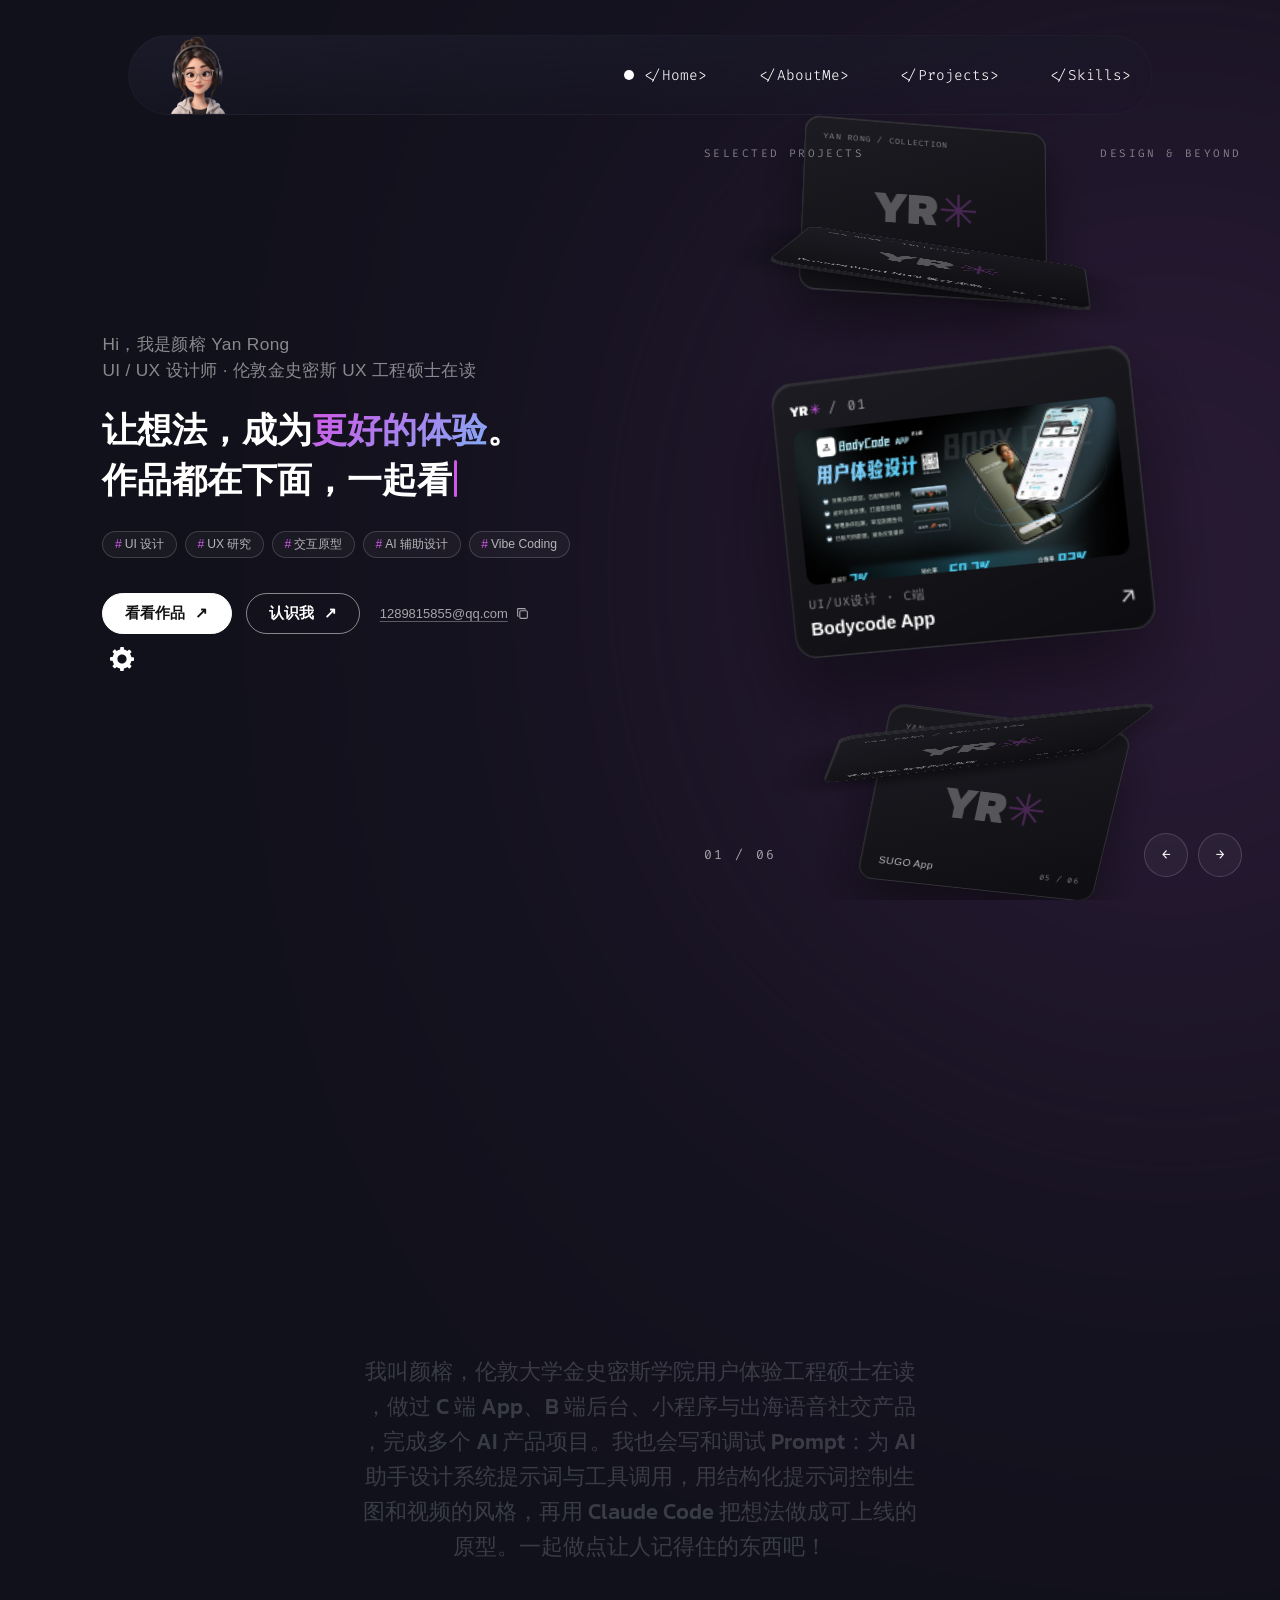
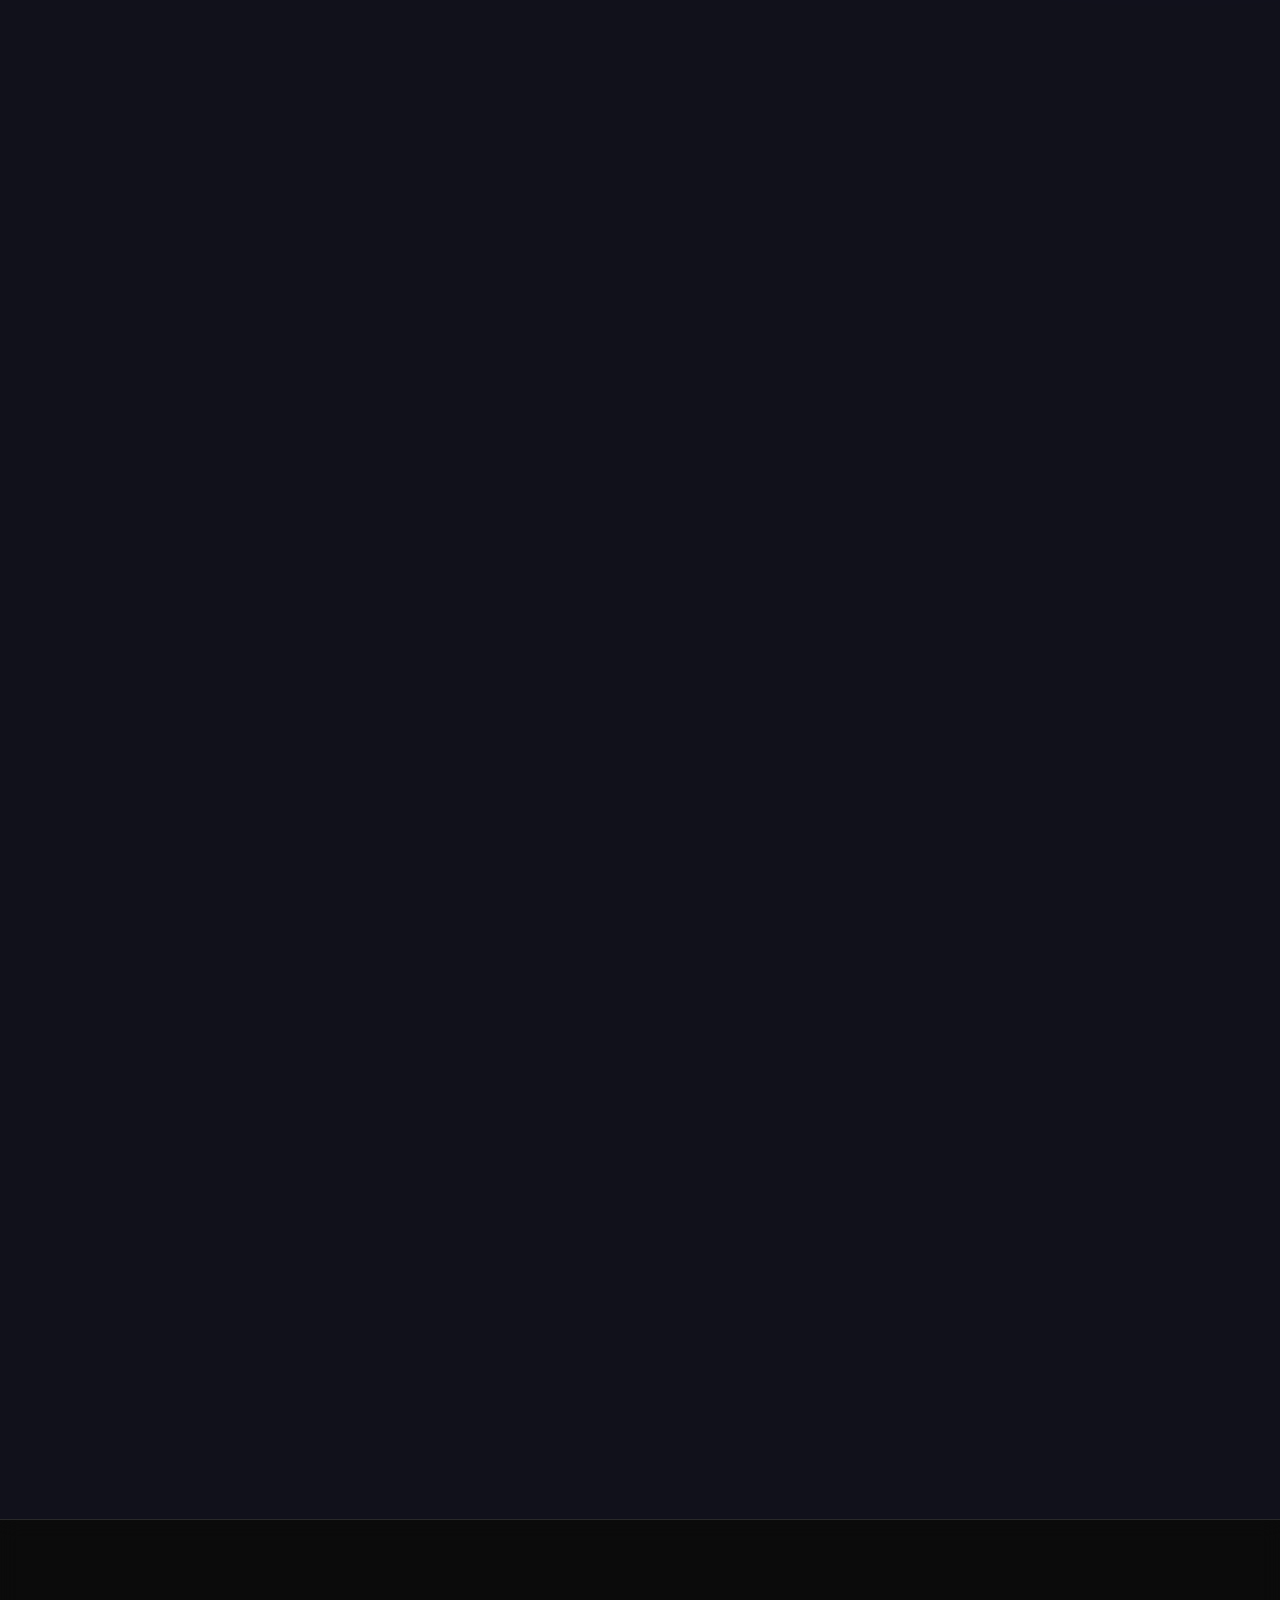
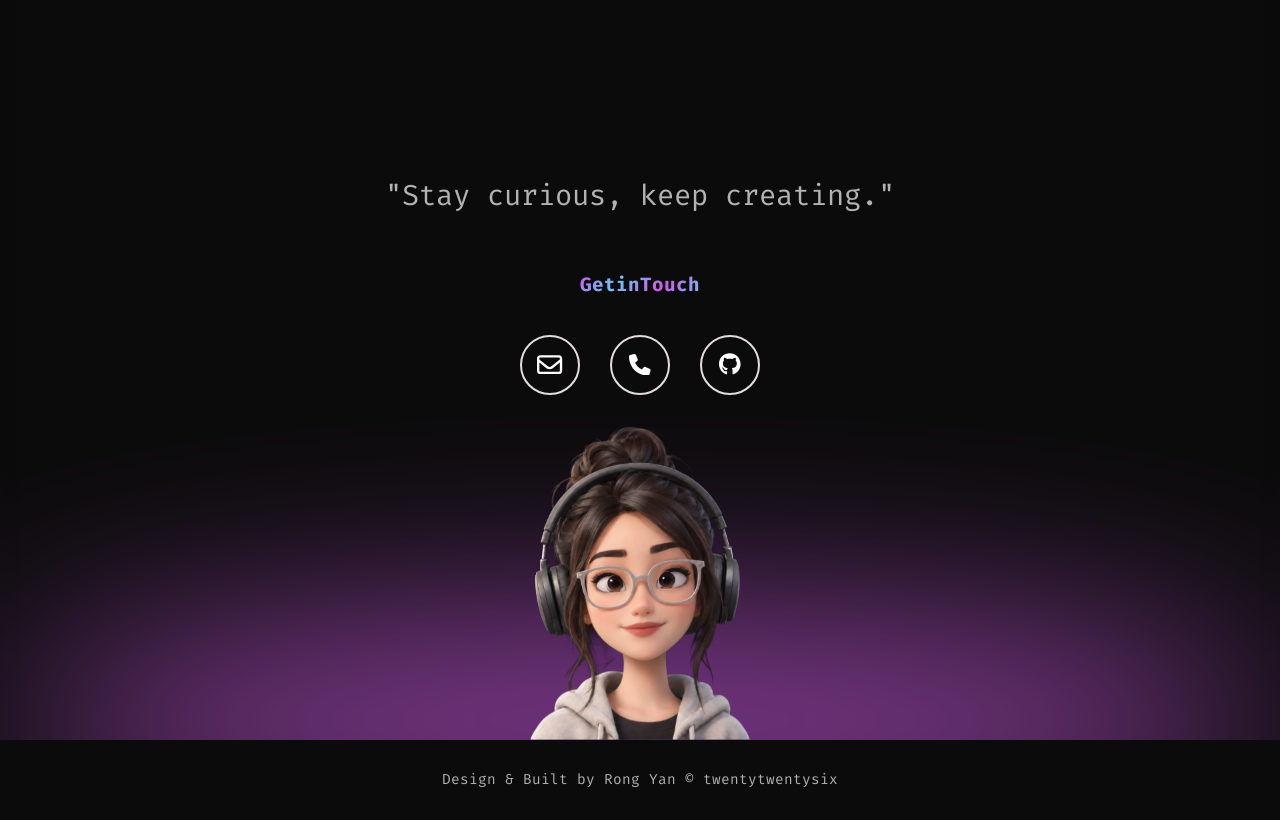
<file: index.html>
<!DOCTYPE html>
<html lang="en">

<head>
  <meta charset="UTF-8" />
  <meta http-equiv="X-UA-Compatible" content="IE=edge" />
  <meta name="viewport" content="width=device-width, initial-scale=1.0" />
  <!-- keep the portfolio out of search results: only people with the link should find it -->
  <meta name="robots" content="noindex, nofollow" />
  <meta name="theme-color" content="#000" />
  <meta property="og:title" content="Rong Yan | Portfolio" />
  <meta property="og:site_name" content="Rong Yan Portfolio" />
  <title>Rong Yan | Portfolio</title>
  <link rel="icon" type="image/png" sizes="32x32" href="src/png/favicon-32.png" />
  <link rel="icon" type="image/png" sizes="192x192" href="src/png/favicon-192.png" />
  <link rel="apple-touch-icon" href="src/png/apple-touch-icon.png" />
  <!-- aos cdn -->
  <link rel="stylesheet" href="https://unpkg.com/aos@next/dist/aos.css" />
  <!-- stylesheet -->
  <link rel="stylesheet" href="style.css?v=66" />
  <link rel="prefetch" href="src/projects/driveletics/pages/01.jpg?v=4" as="image" />
  <link rel="prefetch" href="src/projects/tongcheng/01.jpg?v=1" as="image" />
  <link rel="prefetch" href="src/projects/sugo/01.jpg?v=2" as="image" />
  <link rel="prefetch" href="src/projects/muse/01.jpg?v=3" as="image" />
  <script>
    // cross-page view transitions to project pages: a skipped transition rejects these promises, which is expected
    (function () {
      function quiet(e) {
        if (!e.viewTransition) return;
        e.viewTransition.ready.catch(function () {});
        e.viewTransition.finished.catch(function () {});
      }
      window.addEventListener("pagereveal", quiet);
      window.addEventListener("pageswap", quiet);
    })();
  </script>
  <!-- google fonts-->
  <link rel="preconnect" href="https://fonts.googleapis.com" />
  <link rel="preconnect" href="https://fonts.gstatic.com" crossorigin />
  <link href="https://fonts.googleapis.com/css2?family=Kanit:wght@300;400;500;600;700;800;900&display=swap" rel="stylesheet" />
  <link rel="stylesheet"
    href="https://fonts.googleapis.com/css2?family=Passions+Conflict&family=Orbitron&family=Fira+Code&family=Six+Caps&display=swap" />

<body class="body">
  <audio loop="" id="audioPlayer" style="display: none">
    <source src="src/mp3/preloader.mp3" type="audio/mp3" />
  </audio>
  <div id="preloader"></div>
  <noscript>Allow Javascript</noscript>

  <header>
    <div class="cursor-inner" id="cursor-inner"></div>
    <div class="cursor-outer" id="cursor-outer"></div>

    <div class="navbar" id="navbar">
      <div class="hey">Hey!</div>
      <div class="logo" tabindex="0" aria-label="Rong Yan logo">
        <div class="logo-top">
          <img src="src/png/rongyan-avatar.png" alt="Rong Yan avatar" id="nav-avatar"/>
        </div>
      </div>
      <div class="navbar-tabs" id="navbar-tabs">
        <ul class="navbar-tabs-ul">
          <li class="home activeThistab" class="navbar-tabs-li" data-aos="fade-down" data-aos-delay="100">
            <a href="#home" tabindex="0" aria-label="Home menu button">
              &#60;/Home&#62;
            </a>
          </li>

          <li class="about" class="navbar-tabs-li" data-aos="fade-down" data-aos-delay="300">
            <a href="#about" aria-label="about menu button">
              &#60;/AboutMe&#62;
            </a>
          </li>

          <li class="projects" class="navbar-tabs-li" data-aos="fade-down" data-aos-delay="500">
            <a href="#projects" aria-label="projects menu button">
              &#60;/Projects&#62;
            </a>
          </li>

          <li class="skills" class="navbar-tabs-li" data-aos="fade-down" data-aos-delay="900">
            <a href="#skills" aria-label="skills menu button">
              &#60;/Skills&#62;
            </a>
          </li>
        </ul>
      </div>
      <!-- navbar tabs ends -->
    </div>
  </header>
  <!-- header ends here -->

  <main>
    <!-- hamburger -->
    <div class="hamburger" id="hamburger" data-aos="fade">
      <div class="hamburgerbase">
        <button id="hamburger-button" onclick="hamburgerMenu()" tabindex="0" aria-label="Menu Button">
          <span class="burger-bar" id="burger-bar1"></span>
          <span class="burger-bar" id="burger-bar2"></span>
          <span class="burger-bar" id="burger-bar3"></span>
        </button>
      </div>
    </div>
    <!-- hamburger -->
    <div class="mobiletogglemenu" id="mobiletogglemenu">
      <ul class="mobile-navbar-tabs-ul" id="mobile-ul">
        <li id="home-mobile-tab" class="mobile-navbar-tabs-li home activeThismobiletab" onclick="hidemenubyli()">
          <a href="#home" tabindex="0" aria-label="Home menu button">
            &#60;/Home&#62;
          </a>
        </li>

        <li id="aboutme-mobile-tab" class="mobile-navbar-tabs-li about" onclick="hidemenubyli()">
          <a href="#about" tabindex="0" aria-label="about menu button">
            &#60;/AboutMe&#62;
          </a>
        </li>
        <li id="projects-mobile-tab" class="mobile-navbar-tabs-li projects" onclick="hidemenubyli()">
          <a href="#projects" tabindex="0" aria-label="projects menu button">
            &#60;/Projects&#62;
          </a>
        </li>
        <li id="skills-mobile-tab" class="mobile-navbar-tabs-li skills" onclick="hidemenubyli()">
          <a href="#skills" tabindex="0" aria-label="skills menu button">
            &#60;/Skills&#62;
          </a>
        </li>
      </ul>
    </div>
    <!-- mobile toggle menu ends -->

    <section class="landing-page-container" id="home">
      <div class="blob"></div>

      <div class="text-content hero-v3">
        <p class="hero-label hero-in">
          Hi，我是颜榕 Yan Rong<br />UI / UX 设计师<span class="hero-label-sep"> · </span><br class="hero-label-br" />伦敦金史密斯 UX 工程硕士在读
        </p>
        <h1 class="hero-line" data-typewriter>
          让想法，成为<span class="hero-grad">更好的体验</span>。<br />作品都在下面，一起看看？
        </h1>
        <!-- keywords: quiet tags, not clickable -->
        <ul class="hero-tags" aria-label="关键词">
          <li>UI 设计</li>
          <li>UX 研究</li>
          <li>交互原型</li>
          <li>AI 辅助设计</li>
          <li>Vibe Coding</li>
        </ul>
        <!-- actions: solid / outline buttons, then the email link -->
        <div class="hero-actions hero-in">
          <a class="hero-btn hero-btn--solid" href="#projects">看看作品<span class="hero-arrow" aria-hidden="true">↗</span></a>
          <a class="hero-btn hero-btn--ghost" href="#about">认识我<span class="hero-arrow" aria-hidden="true">↗</span></a>
          <a class="hero-mail" href="mailto:1289815855@qq.com" title="点击复制邮箱">
            1289815855@qq.com
            <svg width="13" height="13" viewBox="0 0 12 12" fill="none" aria-hidden="true"><rect x="3.5" y="3.5" width="7" height="7" rx="1.2" stroke="currentColor"/><path d="M8.5 2.5V2a.5.5 0 0 0-.5-.5H2A.5.5 0 0 0 1.5 2v6a.5.5 0 0 0 .5.5h.5" stroke="currentColor"/></svg>
          </a>
        </div>
        <div class="hero-settings">
          <div class="setting-container" id="setting-container">
            <input type="checkbox" id="switchforsetting" onclick="settingtoggle()" />

            <label for="switchforsetting" class="needtobeinvert" id="labelforsetting" tabindex="0"
              aria-label="settings for sound and appearance"></label>

            <div class="visualmodetogglebuttoncontainer" id="visualmodetogglebuttoncontainer">
              <input type="checkbox" id="switchforvisualmode" onclick="visualmode()" />
              <label for="switchforvisualmode" id="labelforvisualmode" tabindex="0"
                aria-label="switch appearance"></label>
            </div>

            <div class="soundtogglebuttoncontainer" id="soundtogglebuttoncontainer">
              <input type="checkbox" id="switchforsound" onclick="playpause()" />
              <label for="switchforsound" id="labelforsound" tabindex="0" aria-label="switch sound"
                class="needtobeinvert"></label>
            </div>
          </div>
          <!-- setting div ends -->
        </div>
      </div>


      <!-- right side: vertical 3D cylinder of project cards, built from the projects grid by hero-cards.js -->
      <div class="hero-cards">
        <span class="hc-label hc-label--l" aria-hidden="true">SELECTED PROJECTS</span>
        <span class="hc-label hc-label--r" aria-hidden="true">DESIGN &amp; BEYOND</span>
        <div class="hero-cards-space" aria-hidden="true"></div>
        <div class="hc-bar">
          <span class="hc-count" aria-hidden="true"></span>
          <div class="hc-controls">
            <button type="button" class="hc-btn hc-step" data-dir="-1" aria-label="上一个项目">←</button>
            <button type="button" class="hc-btn hc-step" data-dir="1" aria-label="下一个项目">→</button>
          </div>
        </div>
      </div>
    </section>
    <!-- landing page ends here -->
    <section class="about-v2" id="about">
      <!-- four tool logos in the corners; they slide in from their own side, then bob gently -->
      <img class="about-v2-deco about-v2-deco--tl" src="src/png/figmalogo.png" alt="Figma"
        data-aos="fade-right" data-aos-delay="100" data-aos-duration="900" />
      <img class="about-v2-deco about-v2-deco--bl" src="src/png/aelogo.png" alt="After Effects"
        data-aos="fade-right" data-aos-delay="250" data-aos-duration="900" />
      <img class="about-v2-deco about-v2-deco--tr" src="src/png/claudelogo.png" alt="Claude Code"
        data-aos="fade-left" data-aos-delay="150" data-aos-duration="900" />
      <img class="about-v2-deco about-v2-deco--br" src="src/png/lovartlogo.png" alt="Lovart"
        data-aos="fade-left" data-aos-delay="300" data-aos-duration="900" />

      <div class="about-v2-center">
        <div class="about-v2-group">
          <h2 class="about-v2-heading hero-heading" data-aos="fade-up">About me</h2>
          <!-- about-reveal.js splits this into characters that brighten as it scrolls past -->
          <p class="about-v2-text" data-reveal>我叫颜榕，伦敦大学金史密斯学院用户体验工程硕士在读，做过 C 端 App、B 端后台、小程序与出海语音社交产品，完成多个 AI 产品项目。我也会写和调试 Prompt：为 AI 助手设计系统提示词与工具调用，用结构化提示词控制生图和视频的风格，再用 Claude Code 把想法做成可上线的原型。一起做点让人记得住的东西吧！</p>
        </div>
      </div>
    </section>
    <!-- about section ends  -->

    <section class="projects-section-container" id="projects">
      <div class="projects-section-div" data-aos="fade-up">
        <div class="section-heading">
          <h2 class="section-heading-article" tabindex="0" aria-label="My projects starts from here">
            &#60;/Projects&#62;
          </h2>
          <p class="sectionHeadingP"></p>
        </div>
      </div>
      <ul class="projects-grid">
        <li class="project-card" data-aos="fade-up" data-aos-delay="0">
          <div class="project-card-media">
            <img src="src/jpg/bodycode-cover.jpg?v=8" alt="Bodycode App 封面" loading="lazy" style="view-transition-name: bodycode-cover" />
          </div>
          <div class="project-card-body">
            <div class="project-card-head">
              <div>
                <h3 class="project-card-title">Bodycode App</h3>
                <p class="project-card-meta">UI/UX设计 · C端</p>
              </div>
              <a href="project-bodycode.html" class="project-card-link" aria-label="查看 Bodycode App">View project</a>
            </div>
          </div>
        </li>
        <li class="project-card" data-aos="fade-up" data-aos-delay="100">
          <div class="project-card-media">
            <img src="src/jpg/procuresmart-cover.jpg?v=1" alt="ProcureSmart 封面" loading="lazy" style="view-transition-name: procuresmart-cover" />
          </div>
          <div class="project-card-body">
            <div class="project-card-head">
              <div>
                <h3 class="project-card-title">ProcureSmart NHS 医疗采购决策平台</h3>
                <p class="project-card-meta">AI 产品 · UX设计 · 黑客松</p>
              </div>
              <a href="project-procuresmart.html" class="project-card-link" aria-label="查看 ProcureSmart NHS 医疗采购决策平台">View project</a>
            </div>
          </div>
        </li>
        <li class="project-card" data-aos="fade-up" data-aos-delay="100">
          <div class="project-card-media">
            <img src="src/jpg/tongcheng-cover.jpg?v=3" alt="同程旅行 机票预订流程体验优化 封面" loading="lazy" style="view-transition-name: tongcheng-cover" />
          </div>
          <div class="project-card-body">
            <div class="project-card-head">
              <div>
                <h3 class="project-card-title">同程旅行 机票预订流程体验优化</h3>
                <p class="project-card-meta">UI/UX设计 · 迭代优化</p>
              </div>
              <a href="project-tongcheng.html" class="project-card-link" aria-label="查看 同程旅行 机票预订流程体验优化">View project</a>
            </div>
          </div>
        </li>
        <li class="project-card" id="driveletics-card" data-aos="fade-up" data-aos-delay="0">
          <div class="project-card-media">
            <img src="src/jpg/driveletics-cover.jpg?v=3" alt="Driveletics 封面" loading="lazy" style="view-transition-name: driveletics-cover" />
          </div>
          <div class="project-card-body">
            <div class="project-card-head">
              <div>
                <h3 class="project-card-title">Driveletics 疲劳驾驶干预系统</h3>
                <p class="project-card-meta">UX设计 · 车载 HUD + 司机端 App</p>
              </div>
              <a href="project-driveletics.html" class="project-card-link" aria-label="查看 Driveletics 疲劳驾驶干预系统">View project</a>
            </div>
          </div>
        </li>
        <li class="project-card" data-aos="fade-up" data-aos-delay="100">
          <div class="project-card-media">
            <img src="src/jpg/sugo-cover.jpg?v=1" alt="SUGO App 封面" loading="lazy" style="view-transition-name: sugo-cover" />
          </div>
          <div class="project-card-body">
            <div class="project-card-head">
              <div>
                <h3 class="project-card-title">SUGO App</h3>
                <p class="project-card-meta">动效 · Banner · H5 设计</p>
              </div>
              <a href="project-sugo.html" class="project-card-link" aria-label="查看 SUGO App">View project</a>
            </div>
          </div>
        </li>
        <li class="project-card" data-aos="fade-up" data-aos-delay="200">
          <div class="project-card-media">
            <img src="src/jpg/fosun-cover.jpg?v=1" alt="复星禅城-智慧医疗系统 封面" loading="lazy" style="view-transition-name: fosun-cover" />
          </div>
          <div class="project-card-body">
            <div class="project-card-head">
              <div>
                <h3 class="project-card-title">复星禅城-智慧医疗系统</h3>
                <p class="project-card-meta">B端设计 · 多人协同管理平台</p>
              </div>
              <a href="project-fosun.html" class="project-card-link" aria-label="查看 复星禅城-智慧医疗系统">View project</a>
            </div>
          </div>
        </li>
        <!-- Muse AI: hidden for now (page project-muse.html kept)
        <li class="project-card" data-aos="fade-up" data-aos-delay="0">
          <div class="project-card-media">
            <img src="src/jpg/muse-cover.jpg?v=2" alt="Muse AI 封面" loading="lazy" style="view-transition-name: muse-cover" />
          </div>
          <div class="project-card-body">
            <div class="project-card-head">
              <div>
                <h3 class="project-card-title">Muse AI</h3>
                <p class="project-card-meta">UI/UX设计 · 小程序</p>
              </div>
              <a href="project-muse.html" class="project-card-link" aria-label="查看 Muse AI">View project</a>
            </div>
          </div>
        </li>
        -->
      </ul>

      <!-- Driveletics card is shown by default. The link without the car project adds ?k=<key>: then the card is removed,
           and it stays hidden in that browser tab when coming back from a project page (sessionStorage). -->
      <script>
        (function () {
          var KEY = "xvs2uz3wx6";
          var fromLink = new URLSearchParams(location.search).get("k") === KEY;
          var hidden = fromLink;
          try {
            if (fromLink) sessionStorage.setItem("ry-portfolio-no-car", "1");
            hidden = hidden || sessionStorage.getItem("ry-portfolio-no-car") === "1";
          } catch (e) {}
          if (hidden) document.getElementById("driveletics-card").remove();
        })();
      </script>
    </section>
    <section class="tools-section" id="skills">
      <div class="tools-inner">
        <h2 class="tools-heading" data-aos="fade-up">常用工具</h2>
        <ul class="tools-grid">
          <li class="tools-card" data-aos="fade-up" data-aos-delay="0">
            <img src="./src/png/figmalogo.png" alt="" class="tools-logo" loading="lazy" />
            <span class="tools-name">Figma</span>
          </li>
          <li class="tools-card" data-aos="fade-up" data-aos-delay="50">
            <img src="./src/png/pslogo.png" alt="" class="tools-logo" loading="lazy" />
            <span class="tools-name">Photoshop</span>
          </li>
          <li class="tools-card" data-aos="fade-up" data-aos-delay="100">
            <img src="./src/png/aelogo.png" alt="" class="tools-logo" loading="lazy" />
            <span class="tools-name">After Effects</span>
          </li>
          <li class="tools-card" data-aos="fade-up" data-aos-delay="150">
            <img src="./src/png/claudelogo.png" alt="" class="tools-logo" loading="lazy" />
            <span class="tools-name">Claude Code</span>
          </li>
          <li class="tools-card" data-aos="fade-up" data-aos-delay="200">
            <img src="./src/png/codexlogo.png" alt="" class="tools-logo" loading="lazy" />
            <span class="tools-name">Codex</span>
          </li>
          <li class="tools-card" data-aos="fade-up" data-aos-delay="250">
            <img src="./src/png/lovartlogo.png" alt="" class="tools-logo" loading="lazy" />
            <span class="tools-name">Lovart</span>
          </li>
          <li class="tools-card" data-aos="fade-up" data-aos-delay="300">
            <img src="./src/png/jimenglogo.png" alt="" class="tools-logo" loading="lazy" />
            <span class="tools-name">即梦</span>
          </li>
        </ul>
      </div>
    </section>
    <!-- skills section ends -->
  </main>
  <!-- main ends here -->

  <footer id="footer">
    <button class="fas" id="backtotopbutton" onclick="scrolltoTopfunction()">
      <article aria-label="Back to top">&#8592;BACK TO TOP</article>
    </button>
    <div class="footer-background">
      <div class="footer-blob"></div>
    </div>
    <div class="footer-foreground">
      <div class="footercontainer">
        <div class="two-words">
          <article tabindex="0" aria-label="Stay curious, keep creating, my quote">
            "Stay curious, keep creating."
          </article>
        </div>
        <div class="social-media-container">
          <div class="getintouch-heading">
            <article>GetinTouch</article>
          </div>
          <div class="logos">
            <a href="mailto:1289815855@qq.com" aria-label="邮箱 1289815855@qq.com" title="1289815855@qq.com"><svg id="GmailLogo"
                viewBox="0 0 512 512">
                <path
                  d="M64 112c-8.8 0-16 7.2-16 16v22.1L220.5 291.7c20.7 17 50.4 17 71.1 0L464 150.1V128c0-8.8-7.2-16-16-16H64zM48 212.2V384c0 8.8 7.2 16 16 16H448c8.8 0 16-7.2 16-16V212.2L322 328.8c-38.4 31.5-93.7 31.5-132 0L48 212.2zM0 128C0 92.7 28.7 64 64 64H448c35.3 0 64 28.7 64 64V384c0 35.3-28.7 64-64 64H64c-35.3 0-64-28.7-64-64V128z" />
              </svg></a>

            <a href="tel:+8617783044237" aria-label="电话 17783044237" title="17783044237"><svg class="SocialHandle" viewBox="0 0 512 512">
                <path
                  d="M164.9 24.6c-7.7-18.6-28-28.5-47.4-23.2l-88 24C12.1 30.2 0 46 0 64C0 311.4 200.6 512 448 512c18 0 33.8-12.1 38.6-29.5l24-88c5.3-19.4-4.6-39.7-23.2-47.4l-96-40c-16.3-6.8-35.2-2.1-46.3 11.6L304.7 368C234.3 334.7 177.3 277.7 144 207.3L193.3 167c13.7-11.2 18.4-30 11.6-46.3l-40-96z" />
              </svg></a>

            <a href="https://github.com/yrong6781-dotcom/yrong6781-dotcom" target="_blank" rel="noopener noreferrer"
              aria-label="GitHub" title="GitHub"><svg viewBox="0 0 496 512"
                class="SocialHandle">
                <path
                  d="M165.9 397.4c0 2-2.3 3.6-5.2 3.6-3.3.3-5.6-1.3-5.6-3.6 0-2 2.3-3.6 5.2-3.6 3-.3 5.6 1.3 5.6 3.6zm-31.1-4.5c-.7 2 1.3 4.3 4.3 4.9 2.6 1 5.6 0 6.2-2s-1.3-4.3-4.3-5.2c-2.6-.7-5.5.3-6.2 2.3zm44.2-1.7c-2.9.7-4.9 2.6-4.6 4.9.3 2 2.9 3.3 5.9 2.6 2.9-.7 4.9-2.6 4.6-4.6-.3-1.9-3-3.2-5.9-2.9zM244.8 8C106.1 8 0 113.3 0 252c0 110.9 69.8 205.8 169.5 239.2 12.8 2.3 17.3-5.6 17.3-12.1 0-6.2-.3-40.4-.3-61.4 0 0-70 15-84.7-29.8 0 0-11.4-29.1-27.8-36.6 0 0-22.9-15.7 1.6-15.4 0 0 24.9 2 38.6 25.8 21.9 38.6 58.6 27.5 72.9 20.9 2.3-16 8.8-27.1 16-33.7-55.9-6.2-112.3-14.3-112.3-110.5 0-27.5 7.6-41.3 23.6-58.9-2.6-6.5-11.1-33.3 2.6-67.9 20.9-6.5 69 27 69 27 20-5.6 41.5-8.5 62.8-8.5s42.8 2.9 62.8 8.5c0 0 48.1-33.6 69-27 13.7 34.7 5.2 61.4 2.6 67.9 16 17.7 25.8 31.5 25.8 58.9 0 96.5-58.9 104.2-114.8 110.5 9.2 7.9 17 22.9 17 46.4 0 33.7-.3 75.4-.3 83.6 0 6.5 4.6 14.4 17.3 12.1C428.2 457.8 496 362.9 496 252 496 113.3 383.5 8 244.8 8zM97.2 352.9c-1.3 1-1 3.3.7 5.2 1.6 1.6 3.9 2.3 5.2 1 1.3-1 1-3.3-.7-5.2-1.6-1.6-3.9-2.3-5.2-1zm-10.8-8.1c-.7 1.3.3 2.9 2.3 3.9 1.6 1 3.6.7 4.3-.7.7-1.3-.3-2.9-2.3-3.9-2-.6-3.6-.3-4.3.7zm32.4 35.6c-1.6 1.3-1 4.3 1.3 6.2 2.3 2.3 5.2 2.6 6.5 1 1.3-1.3.7-4.3-1.3-6.2-2.2-2.3-5.2-2.6-6.5-1zm-11.4-14.7c-1.6 1-1.6 3.6 0 5.9 1.6 2.3 4.3 3.3 5.6 2.3 1.6-1.3 1.6-3.9 0-6.2-1.4-2.3-4-3.3-5.6-2z" />
              </svg></a>
          </div>
        </div>
        <div class="footer-avatar-container" id="footer-avatar" data-src-width="1530" data-eyes="590,1098,946,1074">
          <div class="avatar-rig">
            <img src="src/png/avatar-rig/base.webp?v=2" alt="Rong Yan avatar" class="footer-avatar-img" id="footer-wala-avatar" width="660" height="945" />
            <span class="avatar-blush" aria-hidden="true"></span>
            <span class="avatar-eye" style="-webkit-mask-image:url(src/png/avatar-rig/eye-mask-left.png?v=2);mask-image:url(src/png/avatar-rig/eye-mask-left.png?v=2)" aria-hidden="true">
              <img class="avatar-iris" src="src/png/avatar-rig/iris-left.png?v=2" alt="" />
            </span>
            <span class="avatar-eye" style="-webkit-mask-image:url(src/png/avatar-rig/eye-mask-right.png?v=2);mask-image:url(src/png/avatar-rig/eye-mask-right.png?v=2)" aria-hidden="true">
              <img class="avatar-iris" src="src/png/avatar-rig/iris-right.png?v=2" alt="" />
            </span>
          </div>
        </div>
        <div class="footer-bottom">
          <article>
            Design & Built by Rong Yan
            &#169; twentytwentysix
          </article>
        </div>
      </div>
    </div>
  </footer>
  <!-- footer ends here -->

  <script src="main.js"></script>

  <script src="https://unpkg.com/aos@next/dist/aos.js"></script>
  <script>
    if (window.AOS) {
      AOS.init();
      // card covers and the reel poster can shift positions once everything has loaded
      window.addEventListener("load", function () {
        AOS.refresh();
      });
    } else {
      // the AOS script did not load: its stylesheet only hides [data-aos] under html:not(.no-js), so keep everything visible
      document.documentElement.classList.add("no-js");
    }
  </script>


  <script src="site-extras.js?v=4"></script>
  <script src="footer-avatar.js?v=2"></script>
  <script src="hero-intro.js?v=1"></script>
  <script src="hero-cards.js?v=9"></script>
  <script src="about-reveal.js?v=1"></script>
</body>

</html>
</file>
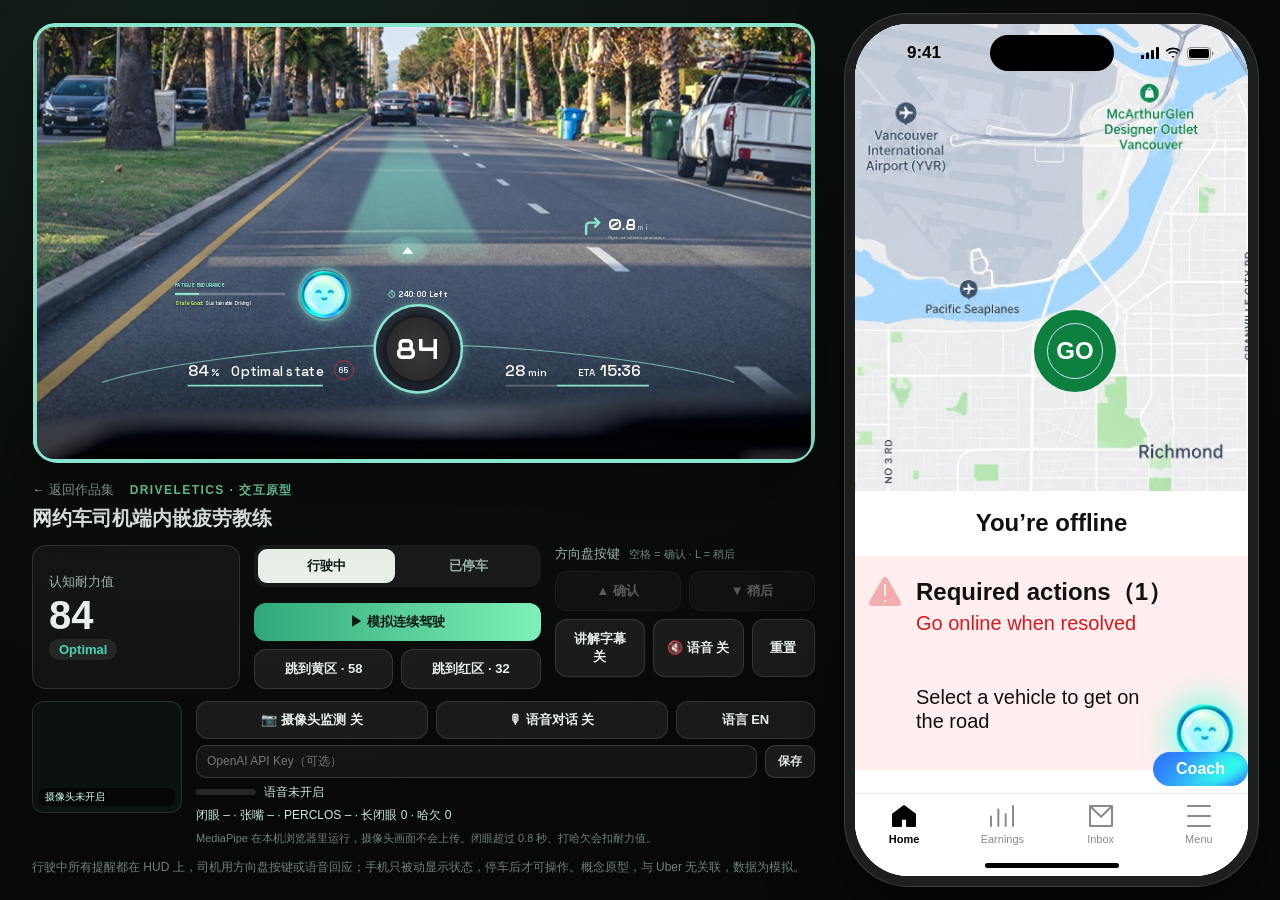
<file: driveletics/index.html>
<!DOCTYPE html>
<html lang="zh-CN">
<head>
<meta charset="UTF-8" />
<meta name="viewport" content="width=device-width, initial-scale=1, maximum-scale=1, user-scalable=no, viewport-fit=cover" />
<meta name="robots" content="noindex, nofollow" />
<meta name="theme-color" content="#0b0f0d" />
<title>Driveletics · Driver Coach</title>
<link rel="stylesheet" href="app.css?v=23" />
</head>
<body>

<div class="stage">
  <div class="cockpit">
    <!-- ============ In-car AR-HUD (drawn in code over a real road photo) ============ -->
    <section class="hud-wrap" id="hudWrap" aria-label="In-car AR-HUD">
      <div class="hud" id="hud" data-zone="opt" data-view="coach">
        <img class="hud-road" src="assets/road.jpg" alt="" />
        <div class="hud-dash"></div>

        <!-- lane light band (+ chevrons in the red zone) -->
        <svg class="hud-band" viewBox="0 0 960 540" preserveAspectRatio="none" aria-hidden="true">
          <defs>
            <linearGradient id="bandGrad" x1="0" y1="0" x2="0" y2="1">
              <stop offset="0" stop-color="var(--hz)" stop-opacity="0" />
              <stop offset=".35" stop-color="var(--hz)" stop-opacity=".55" />
              <stop offset=".8" stop-color="var(--hz)" stop-opacity=".4" />
              <stop offset="1" stop-color="var(--hz)" stop-opacity="0" />
            </linearGradient>
            <filter id="bandBlur" x="-20%" y="-5%" width="140%" height="110%"><feGaussianBlur stdDeviation="3" /></filter>
          </defs>
          <polygon points="449,118 466,118 562,292 370,292" fill="url(#bandGrad)" filter="url(#bandBlur)" />
          <g class="chevrons" fill="none" stroke-width="5" stroke-linejoin="round" stroke-linecap="round">
            <path d="M447 166 l12 -6 l12 6" /><path d="M441 201 l20 -8 l20 8" /><path d="M434 238 l29 -10 l29 10" /><path d="M425 280 l40 -12 l40 12" />
          </g>
        </svg>
        <div class="hud-marker"><svg viewBox="0 0 24 24"><path d="M12 7l8 10H4z" fill="#fff" /></svg></div>

        <div class="hud-turn" id="hudTurn">
          <svg class="t-right" viewBox="0 0 26 26"><path d="M5 23V13a4 4 0 0 1 4-4h12M16 4l5 5-5 5" fill="none" stroke="var(--hz)" stroke-width="3" stroke-linecap="round" stroke-linejoin="round" /></svg>
          <p><b id="hudDist">0.8</b><i>mi</i><small id="hudStreet">Right onto Pennsylvania Ave</small></p>
        </div>

        <!-- pills (status added by the prototype, styled like the P 300m pills) -->
        <div class="hud-pills" id="hudPills"></div>

        <!-- coach (orb + short line) -->
        <div class="hud-coach" id="hudCoach">
          <div class="coach-text" id="coachText"></div>
          <div class="hud-orb" id="hudOrb"><img id="orbImg" src="assets/mascot.png" alt="Xiao Qi" /></div>
        </div>
        <p class="hud-prompt" id="hudPrompt" hidden></p>
        <p class="hud-voice" id="hudVoice"></p>

        <!-- red: "Optimal break in" -->
        <div class="hud-break" id="hudBreak">
          <span>Optimal break in</span>
          <div class="mini-dial"><b id="breakTime">10:00</b></div>
        </div>

        <!-- red: nearby rest spots -->
        <div class="hud-spots" id="hudSpots">
          <svg class="spot-lines" viewBox="0 0 960 540" preserveAspectRatio="none"><path d="M50 220 L72 240 H182" /><path d="M919 312 L898 294 H806" /></svg>
          <div class="spot spot-l">
            <svg viewBox="0 0 24 24"><path d="M12 3a9 9 0 1 1-8.5 6" fill="none" stroke="#ff8a1f" stroke-width="2.6" stroke-linecap="round" /><path d="M12 7v5h4" fill="none" stroke="#ff8a1f" stroke-width="2.6" stroke-linecap="round" /></svg>
            <span>P 300m</span>
          </div>
          <div class="spot spot-r">
            <span>Store 150m</span>
            <svg viewBox="0 0 28 20"><path d="M3 11c0-5 5-8 11-8s11 3 11 8z" fill="#ff8a1f" /><rect x="3" y="12" width="22" height="5" rx="2" fill="#ff8a1f" /><circle cx="10" cy="8" r="1.4" fill="#5b2a00" /><circle cx="18" cy="8" r="1.4" fill="#5b2a00" /></svg>
          </div>
          <p class="xiaoqi">Hi, I am your coach <b>Xiao Qi</b> ~</p>
        </div>

        <!-- recovery mode (parked) -->
        <div class="hud-rec" id="hudRec">
          <p class="hr-title">Recovery Mode</p>
          <p class="hr-time"><b id="hrTime">20:00</b> remaining</p>
          <p class="hr-sub">Recovery Session Active</p>
          <ul><li>Light Therapy<b>ON</b></li><li>White Noise<b>ON</b></li><li>Seat Micro Massage<b>ON</b></li></ul>
        </div>

        <!-- boot: annotations, DMS signals card, status card -->
        <svg class="hud-anno" id="annoDash" viewBox="0 0 960 540" preserveAspectRatio="none" aria-hidden="true">
          <path d="M150 386 h24 l30 28" /><text x="96" y="390">Stamina Zone</text>
          <path d="M392 372 v-12" /><path d="M381 418 l11 -40" /><text x="376" y="368">Speed</text>
          <path d="M660 384 h36 l10 26" /><text x="662" y="378">Trip Time / ETA</text>
        </svg>
        <svg class="hud-anno" id="annoRoute" viewBox="0 0 960 540" preserveAspectRatio="none" aria-hidden="true">
          <path d="M388 196 h30 l24 26" /><text x="340" y="200">AR Route</text>
          <path d="M792 206 h-40 l-40 34" /><text x="760" y="200">Navigation Arrow</text>
        </svg>
        <p class="hud-hello" id="hudHello">Hi, I am your coach <b>Xiao Qi</b> ~</p>
        <div class="dms-card" id="dmsCard">
          <ul id="dmsList"><li>Blink Rate</li><li>Blink Duration</li><li>Yawning</li><li>Head Pose</li><li>Steering Entropy (SWE)</li><li>Lane Deviation (LDI)</li></ul>
          <svg class="dms-arrow" viewBox="0 0 60 36"><path d="M0 12h34V2l24 16-24 16V24H0z" /></svg>
          <div class="dms-ring"><b id="dmsScore">0</b></div>
        </div>
        <div class="ok-card" id="okCard">
          <p><span id="okLine">Your status is <em>good</em> !</span><br />Uber has accepted your order.</p>
          <img src="assets/mascot.png" alt="" />
        </div>
        <div class="hud-caption-box" id="capBox"><p id="capText"></p></div>

        <!-- dashboard arc + dial + info -->
        <svg class="hud-arc" viewBox="0 0 960 540" preserveAspectRatio="none" aria-hidden="true">
          <path d="M85 441 C 150 420, 300 400, 420 396" /><path d="M526 396 C 646 400, 796 420, 861 441" />
        </svg>
        <p class="hud-timer" id="hudTimer"><svg viewBox="0 0 16 16"><circle cx="8" cy="9" r="5.5" fill="none" stroke="var(--hz)" stroke-width="1.6" /><path d="M8 6v3.2l2 1.3M6.5 1.8h3" fill="none" stroke="var(--hz)" stroke-width="1.6" stroke-linecap="round" /></svg><span id="hudTimerText">240:00 Left</span></p>
        <div class="hud-dial">
          <b id="hudScore">84</b>
          <svg class="dial-rest" id="dialRest" viewBox="0 0 24 24" hidden><rect x="4" y="4" width="16" height="16" rx="3" fill="#fff" /><path d="M8 16l8-8" stroke="#e8590c" stroke-width="2.6" stroke-linecap="round" /></svg>
        </div>
        <div class="hud-info hud-info-l">
          <p><b id="hudPct">84</b><i>%</i><span id="hudState">Optimal state</span><em class="limit" id="hudLimit">65</em></p>
          <div class="u"><i id="hudPctBar"></i></div>
        </div>
        <div class="hud-info hud-info-r">
          <p><b id="hudMin">28</b><i>min</i><span class="eta">ETA</span><b id="hudEta">15:36</b></p>
          <div class="u gray"><i></i></div>
        </div>

        <button class="hud-close" id="hudClose" aria-label="Close HUD view">✕</button>
        <div class="hud-touch">
          <button data-wheel="ok">▲ OK</button>
          <button data-wheel="later">▼ Later</button>
        </div>
      </div>
      <p class="hud-caption">车内 AR-HUD · 驾驶中只看一眼</p>
    </section>

    <!-- Demo controls (bottom sheet on mobile) -->
    <aside class="demo" id="demo">
      <button class="demo-toggle" id="demoToggle" aria-expanded="false">演示控制</button>
      <div class="demo-body">
        <div class="demo-head">
          <a class="demo-back" href="../project-driveletics.html">&#8592; 返回作品集</a>
          <p class="demo-kicker">DRIVELETICS · 交互原型</p>
          <h1 class="demo-title">网约车司机端内嵌疲劳教练</h1>
        </div>
        <div class="demo-grid">
          <div class="demo-meter">
            <span>认知耐力值</span>
            <strong id="demoScore">84</strong>
            <em id="demoZone" class="z-opt">Optimal</em>
          </div>
          <div class="demo-col">
            <div class="demo-drive" role="group" aria-label="车辆状态">
              <button data-moving="1" class="on">行驶中</button>
              <button data-moving="0">已停车</button>
            </div>
            <div class="demo-btns">
              <button id="simPlay" class="primary">▶ 模拟连续驾驶</button>
              <button data-jump="58">跳到黄区 · 58</button>
              <button data-jump="32">跳到红区 · 32</button>
            </div>
          </div>
          <div class="demo-col">
            <p class="demo-label">方向盘按键 <small>空格 = 确认 · L = 稍后</small></p>
            <div class="demo-wheel">
              <button data-wheel="ok" id="wheelOk">▲ 确认</button>
              <button data-wheel="later" id="wheelLater">▼ 稍后</button>
            </div>
            <div class="demo-row">
              <button id="explainBtn" class="demo-sound" aria-pressed="false">讲解字幕 关</button>
              <button id="soundBtn" class="demo-sound" aria-pressed="false">🔇 语音 关</button>
              <button id="simReset">重置</button>
            </div>
          </div>
        </div>
        <div class="demo-live">
          <div class="cam"><video id="camVideo" playsinline muted></video><span id="camState">摄像头未开启</span></div>
          <div class="live-ctl">
            <div class="live-btns">
              <button id="camBtn" aria-pressed="false">📷 摄像头监测 关</button>
              <button id="voiceBtn" aria-pressed="false">🎙 语音对话 关</button>
              <button id="langBtn" title="小奇说话和识别的语言">语言 EN</button>
            </div>
            <div class="live-key"><input id="keyInput" type="password" autocomplete="off" placeholder="OpenAI API Key（可选）" /><button id="keySave">保存</button></div>
            <p class="live-voice"><span class="meter"><i></i></span><span id="voiceNote">语音未开启</span></p>
            <p class="live-stats" id="camStats">闭眼 – · 张嘴 – · PERCLOS – · 长闭眼 0 · 哈欠 0</p>
            <p class="live-note">MediaPipe 在本机浏览器里运行，摄像头画面不会上传。闭眼超过 0.8 秒、打哈欠会扣耐力值。</p>
          </div>
        </div>
        <p class="demo-note">行驶中所有提醒都在 HUD 上，司机用方向盘按键或语音回应；手机只被动显示状态，停车后才可操作。概念原型，与 Uber 无关联，数据为模拟。</p>
      </div>
    </aside>
  </div>

  <div class="phone-wrap" id="phoneWrap">
    <div class="phone" id="phone">
      <div class="statusbar" aria-hidden="true">
        <span class="sb-time">9:41</span>
        <span class="sb-island"></span>
        <span class="sb-icons">
          <svg width="18" height="12" viewBox="0 0 18 12"><rect x="0" y="8" width="3" height="4" rx="1"/><rect x="5" y="5.5" width="3" height="6.5" rx="1"/><rect x="10" y="3" width="3" height="9" rx="1"/><rect x="15" y="0" width="3" height="12" rx="1"/></svg>
          <svg width="16" height="12" viewBox="0 0 16 12"><path d="M8 2.2c2.4 0 4.6.9 6.2 2.5l1.2-1.2A10.4 10.4 0 0 0 8 .5 10.4 10.4 0 0 0 .6 3.5l1.2 1.2A8.7 8.7 0 0 1 8 2.2Zm0 3.4c1.5 0 2.8.6 3.8 1.5L13 5.9A7.1 7.1 0 0 0 8 3.9a7.1 7.1 0 0 0-5 2l1.2 1.2c1-.9 2.3-1.5 3.8-1.5Zm0 3.4c.6 0 1.1.2 1.5.6L8 11.1 6.5 9.6c.4-.4.9-.6 1.5-.6Z"/></svg>
          <svg width="27" height="13" viewBox="0 0 27 13"><rect x=".5" y=".5" width="23" height="12" rx="3.5" fill="none" stroke="currentColor" opacity=".4"/><rect x="2" y="2" width="20" height="9" rx="2"/><path d="M25 4.5v4c.8-.3 1.3-1.1 1.3-2s-.5-1.7-1.3-2Z" opacity=".5"/></svg>
        </span>
      </div>

      <!-- ============ 000 · Uber driver home ============ -->
      <section class="screen scr-uber is-active" data-screen="uber">
        <div class="uber-map"><img src="assets/uber-map.jpg" alt="" /></div>
        <button class="go-btn" id="goBtn" aria-label="Go online">
          <img class="go-outer" src="assets/go-outer.svg" alt="" />
          <img class="go-inner" src="assets/go-inner.svg" alt="" />
          <span>GO</span>
        </button>
        <p class="uber-state" id="uberState">You’re offline</p>
        <div class="uber-actions">
          <img class="uber-warn" src="assets/warn.svg" alt="" />
          <div>
            <p class="ua-title">Required actions（1）</p>
            <p class="ua-sub">Go online when resolved</p>
            <p class="ua-item">Select a vehicle to get on the road</p>
          </div>
        </div>
        <button class="coach-entry" id="coachEntry" aria-label="Open Driveletics coach">
          <span class="coach-orb">
            <img class="coach-glow" src="assets/coach-glow.svg" alt="" />
            <img class="coach-face" src="assets/mascot.png" alt="" />
          </span>
          <span class="coach-pill"><img src="assets/coach-shine.svg" alt="" /><b>Coach</b></span>
        </button>
        <nav class="uber-tabs">
          <a class="on"><img src="assets/u-home.svg" alt="" /><span>Home</span></a>
          <a><img src="assets/u-earn.svg" alt="" /><span>Earnings</span></a>
          <a><img src="assets/u-inbox.svg" alt="" /><span>Inbox</span></a>
          <a><img src="assets/u-menu.svg" alt="" /><span>Menu</span></a>
        </nav>
      </section>

      <!-- ============ Splash ============ -->
      <section class="screen scr-splash" data-screen="splash">
        <img class="sp-glow-green" src="assets/sp-glow-green.svg" alt="" />
        <img class="sp-glow-cyan" src="assets/sp-glow-cyan.svg" alt="" />
        <div class="sp-ring">
          <img class="sp-track" src="assets/sp-ring-track.svg" alt="" />
          <img class="sp-progress" src="assets/sp-ring-progress.svg" alt="" />
          <img class="sp-halo" src="assets/sp-orb-halo.svg" alt="" />
          <img class="sp-rim" src="assets/sp-orb-rim.svg" alt="" />
          <img class="sp-face" src="assets/sp-orb-face.svg" alt="" />
          <img class="sp-hl" src="assets/sp-orb-hl.svg" alt="" />
          <img class="sp-eye l" src="assets/sp-eye.svg" alt="" />
          <img class="sp-eye r" src="assets/sp-eye.svg" alt="" />
          <img class="sp-smile" src="assets/sp-smile.svg" alt="" />
        </div>
        <p class="sp-name">DRIVELETICS</p>
        <p class="sp-tag">Drive in rhythm. Rest in time.</p>
        <p class="sp-chip"><img src="assets/sp-dot.svg" alt="" /><span id="spChip">Calibrating fatigue monitor…</span></p>
        <div class="sp-loader"><i id="spBar"></i></div>
        <p class="sp-foot">AI-POWERED DRIVER WELLBEING</p>
      </section>

      <!-- ============ Coach app shell ============ -->
      <section class="screen scr-app" data-screen="app">
        <div class="app-scroll" id="appScroll">
          <button class="back" data-action="back-uber">
            <svg width="24" height="24" viewBox="0 0 24 24"><path d="M14.5 6 8.5 12l6 6" fill="none" stroke="currentColor" stroke-width="2" stroke-linecap="round" stroke-linejoin="round"/></svg>
            <span>Back to Uber</span>
          </button>

          <!-- 001 Home -->
          <div class="tab-page is-active" data-page="home">
            <header class="hello">
              <img class="hello-avatar" src="assets/mascot.png" alt="" />
              <div><h2>Hi, Jack</h2><p>Saturday, March 14, 2026</p></div>
            </header>

            <article class="park-card" id="parkCard" hidden>
              <span class="pc-dot"></span>
              <div>
                <p class="pc-kicker" id="pcKicker">PARKED · FATIGUE RISK</p>
                <p class="pc-title" id="pcTitle">Good time for a 20-min rest</p>
                <p class="pc-sub" id="pcSub">Requests stay paused until you’ve rested.</p>
              </div>
              <button class="pc-go" id="pcGo">Start</button>
            </article>

            <article class="stamina" id="staminaCard">
              <p class="st-label">COGNITIVE STAMINA</p>
              <p class="st-score" id="stScore">84</p>
              <p class="st-state" id="stState">Optimal Performance</p>
              <div class="st-ring">
                <svg viewBox="0 0 120 120">
                  <circle cx="60" cy="60" r="50" class="ring-track" />
                  <circle cx="60" cy="60" r="50" class="ring-val" id="stRing" />
                </svg>
                <span id="stBadge">HIGH</span>
              </div>
              <div class="st-msg" id="stMsg">
                <img src="assets/check-circle.svg" alt="" />
                <span id="stMsgText">Your status is good, continue accepting rides</span>
              </div>
              <p class="st-dispatch"><span>Ride requests</span><b id="stDispatch">Active</b></p>
            </article>

            <button class="hud-entry" id="hudEntry">
              <span>🚗</span><b>In-car HUD view</b><em>车内视图 ›</em>
            </button>

            <h3 class="sec">Today's Driving Status</h3>
            <div class="duo">
              <div class="mini"><p>Active Hours</p><strong id="activeHours">5h 42m</strong></div>
              <div class="mini"><p>Safety Score</p><strong>9.8<img class="safety-dot" src="assets/safety-dot.svg" alt="" /></strong></div>
            </div>

            <div class="next-win" id="nextWin">
              <span class="nw-icon"><img src="assets/clock-bg.svg" alt="" /><img src="assets/clock.svg" alt="" /></span>
              <div><p>NEXT RECOVERY WINDOW</p><strong id="nwText">Scheduled in 15m</strong></div>
              <button class="snooze" id="snoozeBtn">Snooze</button>
            </div>

            <h3 class="sec">Daily points progress</h3>
            <div class="bar"><i id="dailyBar" style="width:65%"></i></div>
            <p class="bar-cap" id="dailyCap">65 / 100 points</p>
          </div>

          <!-- 002 Plan -->
          <div class="tab-page" data-page="plan">
            <h2 class="title">Driving Plan</h2>
            <p class="subtitle">Today's rhythmic training schedule</p>
            <article class="overview">
              <p class="ov-label">PLAN OVERVIEW</p>
              <div class="ov-cols">
                <div><p>Total Drive</p><strong>195</strong><span>minutes</span></div>
                <div><p>Total Rest</p><strong>45</strong><span>minutes</span></div>
                <div><p>Sessions</p><strong>4</strong><span>total</span></div>
              </div>
              <img class="ov-orb" src="assets/mascot.png" alt="" />
            </article>

            <button class="sec sec-link" data-action="open-schedule">Session Schedule
              <svg width="20" height="20" viewBox="0 0 24 24"><path d="M9.5 6l6 6-6 6" fill="none" stroke="currentColor" stroke-width="2" stroke-linecap="round" stroke-linejoin="round"/></svg>
            </button>
            <article class="current" data-action="open-schedule">
              <img class="cur-play" src="assets/play-green.svg" alt="" />
              <div class="cur-head"><strong>Drive Session 2</strong><span>9:04 AM-9:52 AM</span></div>
              <div class="cur-min"><b>48</b><span>min</span></div>
              <div class="bar teal"><i id="curBar" style="width:66.7%"></i></div>
              <p class="cur-prog" id="curProg">In progress 32/48 min</p>
            </article>

            <div class="duo">
              <div class="mini tall"><p>DRIVE SESSION 1</p><strong>52 mins</strong><span>8:00 AM-8:52 AM</span><em>Completed</em></div>
              <div class="mini tall"><p>RECOVERY 1</p><strong>12 mins</strong><span>8:52 AM-9:04 AM</span><em>Completed</em></div>
            </div>

            <article class="strategy">
              <h3>Ride Acceptance Strategy</h3>
              <ol id="strategyList">
                <li class="on"><b>9:04 AM-9:30 AM</b><span>Peak period · Prioritize short trips</span></li>
                <li><b>9:30 AM-9:52 AM</b><span>Wind down · Decline trips over 20 min</span></li>
                <li><b>9:52 AM-10:07 AM</b><span>Recovery 2 · Auto-pause new requests</span></li>
              </ol>
            </article>
          </div>

          <!-- 003 Schedule (sub page of Plan) -->
          <div class="tab-page" data-page="schedule">
            <h2 class="title">Schedule</h2>
            <div class="sched" id="schedList"></div>
          </div>

          <!-- 004 Recovery -->
          <div class="tab-page" data-page="recovery">
            <article class="rec-win" id="recWin">
              <p class="rw-label">RECOVERY WINDOW</p>
              <p class="rw-zone" id="rwZone">Sustainable<br />Zone</p>
              <p class="rw-time"><b id="rwTime">12:48</b><span>MIN REMAINING</span></p>
              <p class="rw-active" id="rwActive">ACTIVE</p>
              <img class="rw-orb" src="assets/mascot.png" alt="" />
              <div class="bar dark"><i id="rwBar" style="width:15%"></i></div>
              <p class="rw-hint">Maintain low intensity for maximum recovery benefit</p>
              <div class="rw-actions">
                <button id="rwToggle">Pause</button>
                <button id="rwEnd" class="ghost">End early</button>
              </div>
            </article>

            <article class="card strategies">
              <h3>Recovery Strategies</h3>
              <button class="strat is-on" data-strat="breath"><img src="assets/ic-lungs.svg" alt="" /><b>Deep Breathing</b><span>3-5 min breathing to reduce stress hormones</span><em>Best</em></button>
              <button class="strat" data-strat="coffee"><img src="assets/ic-coffee.svg" alt="" /><b>Caffeine Boost</b><span>Small coffee or tea to enhance alertness</span></button>
              <button class="strat" data-strat="walk"><img src="assets/ic-walk.svg" alt="" /><b>Light Movement</b><span>Walk or stretch to improve circulation</span></button>
              <button class="strat" data-strat="snack"><img src="assets/ic-apple.svg" alt="" /><b>Healthy Snack</b><span>Fruit or nuts for energy replenishment</span></button>
            </article>

            <h3 class="sec">Nearby Rest Stop</h3>
            <div class="rest-map"><img src="assets/rest-map.jpg" alt="" /></div>

            <article class="card stops">
              <h3><img src="assets/ic-pin.svg" alt="" />Nearby Rest Stops</h3>
              <button class="stop" data-stop="Starbucks - Downtown"><b>Starbucks - Downtown</b><em>0.3 Km</em><span>Coffee Shop</span><i>Wifi</i><i>Restroom</i><i>Charging</i></button>
              <button class="stop" data-stop="Central Park"><b>Central Park</b><em>0.5 Km</em><span>Park</span><i>Green Space</i><i>Restroom</i><i>Charging</i></button>
              <button class="stop" data-stop="7-Eleven - Main St"><b>7-Eleven - Main St</b><em>0.2 Km</em><span>Convenience</span><i>Food</i><i>Restroom</i></button>
            </article>
          </div>

          <!-- 005 Rewards -->
          <div class="tab-page" data-page="rewards">
            <h2 class="title">Rewards &amp; Rules</h2>
            <p class="subtitle strong">Follow the rhythm, earn rewards</p>
            <div class="duo">
              <div class="pts today">
                <p>TODAY'S POINTS</p>
                <div class="pts-ring">
                  <svg viewBox="0 0 120 120"><circle cx="60" cy="60" r="50" class="pr-track"/><circle cx="60" cy="60" r="50" class="pr-val" id="ptsRing"/></svg>
                  <strong id="ptsToday">73</strong><em>Good</em>
                </div>
              </div>
              <div class="pts total">
                <p>REWARD POINTS</p>
                <strong id="ptsTotal">888</strong><em>pts</em>
                <button id="redeemBtn">Redeem <svg width="16" height="16" viewBox="0 0 24 24"><path d="M9.5 6l6 6-6 6" fill="none" stroke="currentColor" stroke-width="2.4" stroke-linecap="round" stroke-linejoin="round"/></svg></button>
              </div>
            </div>

            <article class="card trend">
              <h3>Weekly Endurance Trends</h3>
              <p class="muted">Last 7 Days</p>
              <svg class="chart" id="chart" viewBox="0 0 322 170"></svg>
              <p class="legend"><i class="z-opt"></i>HIGH <i class="z-sus"></i>SUSTAINABLE <i class="z-risk"></i>FATIGUE</p>
            </article>

            <h3 class="sec">Recent Rewards</h3>
            <ul class="card rewards" id="rewardList">
              <li><b>Smooth Braking Streak</b><span>Today 2:20 PM</span><em>+25 pts</em></li>
              <li><b>Recovery 1 Completed</b><span>Today 9:04 AM</span><em>+15 pts</em></li>
              <li><b>Plan Adherence 3 days</b><span>Today 8:00 AM</span><em>+25 pts</em></li>
            </ul>
          </div>
        </div>

        <nav class="tabbar" id="tabbar">
          <button data-tab="home" class="on"><img class="i-off" src="assets/tab-home-gray.png" alt="" /><img class="i-on" src="assets/mascot.png" alt="" /><span>Home</span></button>
          <button data-tab="plan"><img class="i-off" src="assets/tab-plan.png" alt="" /><img class="i-on" src="assets/mascot.png" alt="" /><span>Plan</span></button>
          <button data-tab="recovery"><img class="i-off" src="assets/tab-recovery.png" alt="" /><img class="i-on" src="assets/mascot.png" alt="" /><span>Recovery</span></button>
          <button data-tab="rewards"><img class="i-off" src="assets/tab-rewards.png" alt="" /><img class="i-on" src="assets/mascot.png" alt="" /><span>Rewards</span></button>
        </nav>

      </section>

      <div class="toast" id="toast" role="status"></div>
      <div class="home-ind"></div>
    </div>
  </div>
</div>

<script src="app.js?v=23"></script>
</body>
</html>
</file>
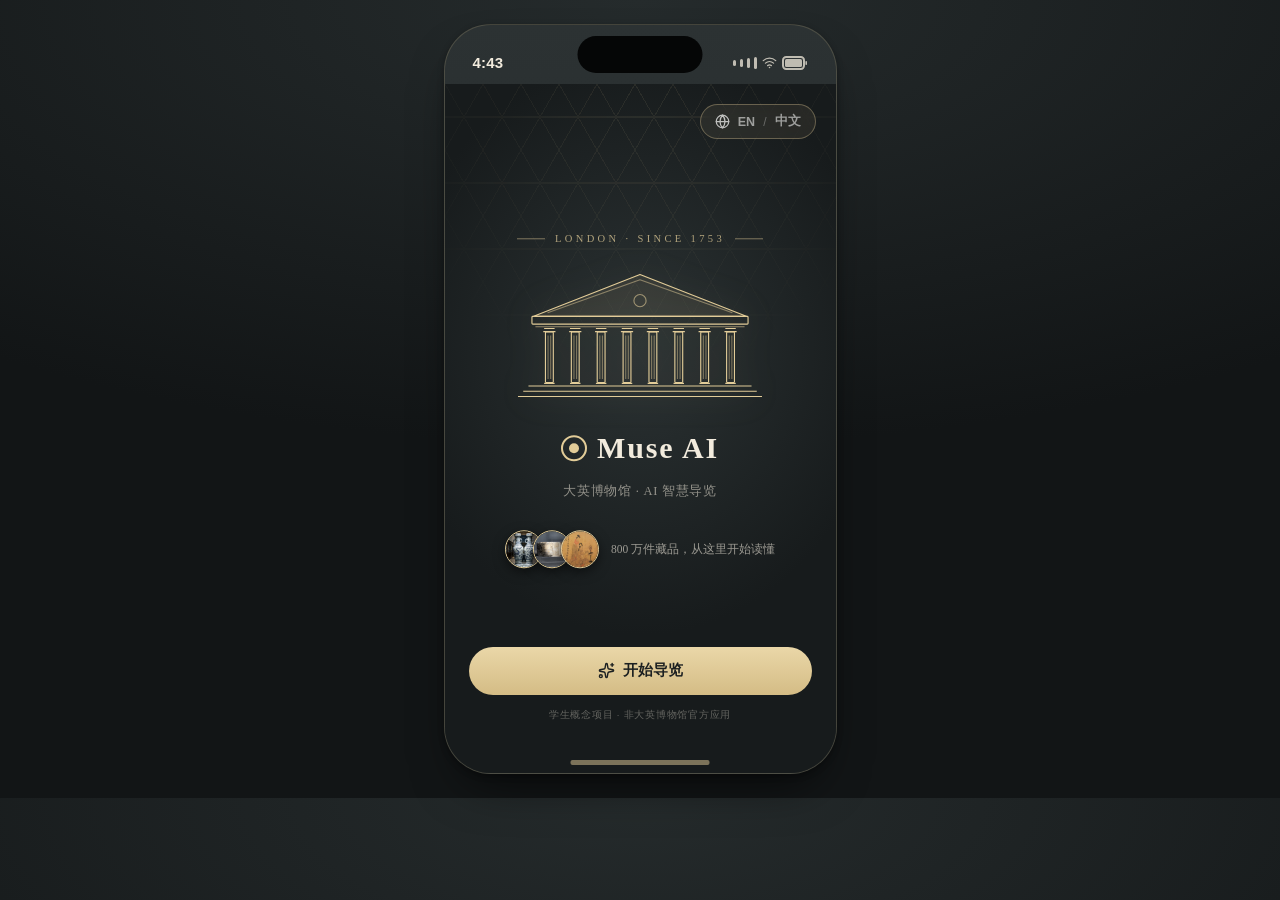
<file: curator-prototype.html>
<!doctype html>
<html lang="zh-CN">
<head>
<meta charset="utf-8">
<meta name="viewport" content="width=device-width, initial-scale=1, viewport-fit=cover">
<meta name="robots" content="noindex, nofollow">
<meta name="description" content="Muse AI — an interactive prototype of an AI museum guide for the British Museum. Bilingual, iPhone 16.">
<meta property="og:title" content="Muse AI">
<meta property="og:description" content="AI museum guide prototype · British Museum · bilingual">
<title>Muse AI</title>
<style>
:root{
  --jade-900:#0F2B1D; --jade-800:#1A4A31; --jade-700:#24603E;
  --jade-600:#2C6842; --jade-500:#33764B; --jade-400:#4E9068;
  --jade-300:#A8CBB7; --jade-200:#C5DBD1; --jade-100:#DCEBE3; --jade-50:#EDF6F1;
  --gilt:#B08A45; --gilt-soft:#F1E7D3;
  --ink:#0E1F17; --ink-2:#44574D; --ink-3:#5F7268;
  --paper:#F2F6F3; --surface:#FFFFFF; --surface-2:#F7FAF8;
  --line:#E0EAE4; --line-soft:#EDF2EF;
  --shadow:0 1px 2px rgba(14,31,23,.05), 0 8px 24px -12px rgba(14,31,23,.18);
  --shadow-lift:0 2px 6px rgba(14,31,23,.07), 0 18px 40px -18px rgba(14,31,23,.3);
  --stage:#E6ECE8; --stage-ink:#2B3A33;
  --font-sf:-apple-system,BlinkMacSystemFont,"SF Pro Text","SF Pro Display","Helvetica Neue",Helvetica,Arial,sans-serif;
  --font-pf:"PingFang SC","PingFang TC","Hiragino Sans GB","Microsoft YaHei",sans-serif;
  /* Latin resolves through SF Pro, CJK falls through to PingFang SC */
  --font-ui:var(--font-sf),"PingFang SC","Hiragino Sans GB",sans-serif;
  --font-display:var(--font-ui);
  /* spacing — mirrors Semi $spacing-* */
  --sp-none:0px; --sp-super-tight:2px; --sp-extra-tight:4px; --sp-tight:8px;
  --sp-base-tight:12px; --sp-base:16px; --sp-base-loose:20px; --sp-loose:24px;
  --sp-extra-loose:32px; --sp-super-loose:40px;
  /* radius — Semi naming, mobile ramp */
  --r-xs:4px; --r-s:8px; --r-m:12px; --r-l:16px; --r-xl:24px; --r-full:9999px;
  /* control heights — Semi $height-control-* +8 for touch */
  --h-ctrl-s:32px; --h-ctrl-m:40px; --h-ctrl-l:48px;
  /* icon sizes — Semi $width-icon-* */
  --icon-s:12px; --icon-m:16px; --icon-l:20px; --icon-xl:24px;
  /* component sizes */
  --r-hairline:2px; --safe-side:28px;
  --switch-w:44px; --switch-h:26px; --switch-knob:20px;
  /* device */
  --a11y-zoom:1;
  --device-w:393px; --device-h:852px; --safe-top:59px; --safe-bottom:34px;
}
@media (prefers-color-scheme:dark){
  :root:not([data-theme="light"]){
    --ink:#E8F0EB; --ink-2:#A3B5AB; --ink-3:#74867C;
    --paper:#0D1712; --surface:#14211B; --surface-2:#18261F;
    --line:#243329; --line-soft:#1D2A23;
    --jade-50:#152A20; --jade-100:#1B3527; --jade-200:#24462F; --jade-300:#3C6B4C;
    --gilt-soft:#3A2F1C;
    --shadow:0 1px 2px rgba(0,0,0,.4), 0 8px 24px -12px rgba(0,0,0,.7);
    --shadow-lift:0 2px 6px rgba(0,0,0,.5), 0 18px 40px -18px rgba(0,0,0,.8);
    --stage:#0A120E; --stage-ink:#C9D8CF;
  }
}
:root[data-theme="dark"]{
  --ink:#E8F0EB; --ink-2:#A3B5AB; --ink-3:#74867C;
  --paper:#0D1712; --surface:#14211B; --surface-2:#18261F;
  --line:#243329; --line-soft:#1D2A23;
  --jade-50:#152A20; --jade-100:#1B3527; --jade-200:#24462F; --jade-300:#3C6B4C;
  --gilt-soft:#3A2F1C;
  --shadow:0 1px 2px rgba(0,0,0,.4), 0 8px 24px -12px rgba(0,0,0,.7);
  --shadow-lift:0 2px 6px rgba(0,0,0,.5), 0 18px 40px -18px rgba(0,0,0,.8);
  --stage:#0A120E; --stage-ink:#C9D8CF;
}

/* zh leads with PingFang SC; en leads with SF Pro — both keep the other as fallback */
:root[data-lang="zh"]{--font-ui:"PingFang SC","PingFang TC",-apple-system,BlinkMacSystemFont,"SF Pro Text","Hiragino Sans GB",sans-serif}
:root[data-lang="en"]{--font-ui:-apple-system,BlinkMacSystemFont,"SF Pro Text","SF Pro Display","Helvetica Neue","PingFang SC",sans-serif}

*{box-sizing:border-box}
/* class-level display rules must never outrank the hidden attribute */
[hidden]{display:none!important}
body{margin:0;background:var(--stage);color:var(--stage-ink);font-family:var(--font-ui);-webkit-font-smoothing:antialiased}
button{font:inherit;color:inherit;border:0;padding:0;background:none;cursor:pointer}
:focus-visible{outline:2px solid var(--jade-500);outline-offset:2px;border-radius:4px}

/* ---------- stage ---------- */
.stage{min-height:100%;padding:0 16px;padding-block:24px;display:flex;flex-direction:column;align-items:center;justify-content:center;gap:0}

/* language switch */
.langpill{display:inline-flex;align-items:center;background:var(--surface-2);border:1px solid var(--line);border-radius:var(--r-full);padding:2px;flex:none}
.langpill button{padding:4px 8px;border-radius:var(--r-full);font-size:11.5px;font-weight:700;color:var(--ink-3);line-height:1.4;transition:background .18s,color .18s}
.langpill button[aria-pressed="true"]{background:var(--jade-500);color:#fff}
.fab{position:absolute;right:var(--sp-base);bottom:88px;z-index:35;width:56px;height:56px;border-radius:var(--r-full);
  background:var(--jade-500);color:#fff;display:grid;place-items:center;
  box-shadow:0 8px 24px -6px rgba(51,118,75,.55), 0 2px 6px rgba(14,31,23,.2);transition:transform .14s}
.fab:active{transform:scale(.93)}
.fab .ic{width:28px;height:28px}

/* ---------- phone ---------- */
.phone{width:var(--device-w);max-width:100%;height:var(--device-h);max-height:calc(100dvh - 150px);min-height:600px;
  background:var(--paper);border-radius:47px;position:relative;overflow:hidden;
  border:1px solid var(--line);box-shadow:var(--shadow-lift);display:flex;flex-direction:column}
.island{position:absolute;top:11px;left:50%;transform:translateX(-50%);width:125px;height:37px;background:#08110D;border-radius:var(--r-full);z-index:45}
.homebar{position:absolute;left:50%;bottom:var(--sp-tight);transform:translateX(-50%);width:139px;height:5px;border-radius:var(--r-hairline);background:var(--ink);opacity:.22;z-index:60;pointer-events:none}
.statusbar{flex:none;height:var(--safe-top);display:flex;align-items:center;justify-content:space-between;padding:var(--sp-base) var(--safe-side) 0;font-size:15px;font-weight:600;color:var(--ink);letter-spacing:.01em;position:relative;z-index:41}
.statusbar .sigs{display:flex;gap:4px;align-items:center;opacity:.75}
.statusbar .bar{width:3px;border-radius:2px;background:currentColor}

.viewport{flex:1;position:relative;overflow:hidden}
.screen{position:absolute;inset:0;overflow-y:auto;overflow-x:hidden;-webkit-overflow-scrolling:touch;scrollbar-width:none;
  zoom:var(--a11y-zoom,1)}
.screen::-webkit-scrollbar{display:none}
.screen[hidden]{display:none!important}
.pad{padding:0 var(--sp-base) var(--sp-loose)}
.tail{height:96px}

/* ---------- shared atoms ---------- */
.eyebrow{font-size:10px;font-weight:700;letter-spacing:.16em;text-transform:uppercase;color:var(--jade-500)}
.eyebrow.mute{color:var(--ink-3)}
.h1{font-family:var(--font-display);font-size:26px;line-height:1.28;font-weight:700;letter-spacing:-.02em;color:var(--ink);margin:4px 0 0;text-wrap:balance}
.h2{font-size:17px;font-weight:700;color:var(--ink);margin:0;letter-spacing:-.01em}
.h3{font-size:14.5px;font-weight:700;color:var(--ink);margin:0}
.body{font-size:13.5px;line-height:1.72;color:var(--ink-2);margin:0}
.body strong{color:var(--ink);font-weight:600}
.body em{font-style:normal;color:var(--jade-500);font-weight:600}
.card{background:var(--surface);border:1px solid var(--line);border-radius:var(--r-l);box-shadow:var(--shadow)}
.sec{display:flex;flex-direction:column;gap:var(--sp-base-tight);margin-top:var(--sp-loose)}
.sec-head{display:flex;align-items:baseline;justify-content:space-between;gap:8px}
.link{font-size:11px;font-weight:700;letter-spacing:.1em;text-transform:uppercase;color:var(--jade-500)}
.chipwrap{display:flex;gap:8px;flex-wrap:wrap}
.tag{font-size:11px;padding:4px 8px;border-radius:999px;background:var(--surface-2);border:1px solid var(--line);color:var(--ink-2)}
.divider{height:1px;background:var(--line-soft)}

.btn{display:inline-flex;align-items:center;justify-content:center;gap:var(--sp-tight);height:var(--h-ctrl-l);padding:0 var(--sp-base-loose);border-radius:var(--r-m);
  font-size:14.5px;font-weight:700;background:var(--jade-500);color:#fff;width:100%;transition:transform .12s, background .18s}
.btn:active{transform:scale(.985);background:var(--jade-600)}
.btn.ghost{background:var(--jade-50);color:var(--jade-500);border:1px solid var(--jade-100)}
.btn.quiet{background:var(--surface-2);color:var(--ink-2);border:1px solid var(--line)}
.btn.sm{height:var(--h-ctrl-m);font-size:13px;border-radius:999px;width:auto;padding:0 var(--sp-base)}

.ic{width:1em;height:1em;display:block;flex:none;fill:none;stroke:currentColor;stroke-width:2;stroke-linecap:round;stroke-linejoin:round}
.ic.solid{fill:currentColor}
.ic .fx{fill:currentColor;stroke:none}
.ic.mark{fill:currentColor;stroke:none}
.ic.mark path{stroke:none}

/* topbar */
.offbar{display:flex;align-items:center;gap:8px;margin:0 var(--sp-base) var(--sp-tight);padding:10px 12px;
  border-radius:16px;background:var(--gilt-soft);color:#7A5B21;font-size:11.5px;font-weight:600;line-height:1.5}
.offbar .ic{flex:none}
.offbar .offdl{flex:none;margin-left:auto;font-size:11.5px;font-weight:700;color:#7A5B21;text-decoration:underline}
.topbar{position:sticky;top:0;z-index:20;display:flex;align-items:center;gap:var(--sp-tight);padding:var(--sp-tight) var(--sp-base) var(--sp-base-tight);background:linear-gradient(var(--paper) 72%,transparent)}
.topbar .brand{display:flex;align-items:center;gap:8px;font-weight:700;font-size:15px;color:var(--ink)}
.iconbtn{width:var(--h-ctrl-s);height:var(--h-ctrl-s);border-radius:50%;display:grid;place-items:center;background:var(--surface);border:1px solid var(--line);color:var(--ink-2);font-size:16px;flex:none}
.spacer{flex:1}
.livedot{display:inline-flex;align-items:center;gap:4px;font-size:10.5px;font-weight:700;letter-spacing:.06em;color:var(--jade-500);
  background:var(--jade-50);border:1px solid var(--jade-100);padding:4px 8px;border-radius:999px}
.livedot i{width:6px;height:6px;border-radius:50%;background:var(--jade-400);animation:pulse 1.9s ease-in-out infinite}
@keyframes pulse{0%,100%{opacity:1;transform:scale(1)}50%{opacity:.35;transform:scale(.7)}}

/* ---------- tab bar ---------- */
.tabbar{flex:none;display:grid;grid-template-columns:repeat(4,1fr);gap:var(--sp-super-tight);padding:var(--sp-tight) var(--sp-tight) calc(var(--safe-bottom) - var(--sp-tight));
  background:var(--surface);border-top:1px solid var(--line);position:relative;z-index:30}
.tabbar button{display:flex;flex-direction:column;align-items:center;gap:4px;padding:8px 2px;border-radius:12px;color:var(--ink-3);font-size:10px;font-weight:600;transition:color .18s,background .18s}
.tabbar button .ic{width:20px;height:20px}
.tabbar button[aria-current="true"]{color:var(--jade-500);background:var(--jade-50)}

/* ---------- splash ---------- */
#s-splash{background:#12100C}
.splash-img{position:absolute;inset:0;background:url(src/projects/curator/museum-hall.jpg) center top/cover no-repeat}
.splash-veil{position:absolute;inset:0;background:linear-gradient(180deg,rgba(18,16,12,.25) 0%,rgba(18,16,12,.55) 42%,#12100C 78%)}
.splash-in{position:relative;height:100%;display:flex;flex-direction:column;align-items:stretch;justify-content:flex-end;
  padding:0 var(--sp-loose) calc(var(--safe-bottom) + var(--sp-tight));text-align:center}
/* 品牌锁定块相对整屏居中，不受底部 CTA 高度影响 */
.splash-mid{position:absolute;left:var(--sp-loose);right:var(--sp-loose);top:50%;transform:translateY(-50%);
  display:flex;flex-direction:column;align-items:center}
.splash-bottom{flex:none}
.crest{width:46px;height:46px;border-radius:12px;background:var(--jade-500);display:grid;place-items:center;color:#fff;font-size:23px;margin-bottom:24px;
  box-shadow:0 10px 30px -8px rgba(51,118,75,.8)}
.crest::after{content:"";position:absolute;width:12px;height:12px;background:var(--jade-500);transform:translateY(24px) rotate(45deg);border-radius:2px}
.splash-title{font-family:var(--font-display);font-size:25px;font-weight:700;color:#fff;letter-spacing:.22em;margin:0;line-height:1.4;text-wrap:balance}
.splash-sub{margin:14px 0 0;font-size:12.5px;color:rgba(255,255,255,.6);letter-spacing:.06em}
.splash-cta{margin-top:var(--sp-extra-loose);width:100%;height:var(--h-ctrl-l);border-radius:var(--r-m);border:1px solid rgba(255,255,255,.28);background:rgba(255,255,255,.07);
  color:#fff;font-size:14.5px;font-weight:700;display:flex;align-items:center;justify-content:center;gap:8px;backdrop-filter:blur(8px)}
.splash-cta:active{background:rgba(255,255,255,.15)}
.splash-cta[disabled]{opacity:.5}
.loadwrap{animation:fade .2s ease}
.splash-foot{margin-top:20px;width:100%;display:flex;align-items:center;justify-content:space-between;font-size:9.5px;letter-spacing:.14em;text-transform:uppercase;color:rgba(255,255,255,.4)}
.splash-foot b{color:var(--jade-400);font-weight:700;font-variant-numeric:tabular-nums}
.loadline{margin-top:var(--sp-tight);width:100%;height:2px;border-radius:var(--r-hairline);background:rgba(255,255,255,.14);overflow:hidden}
.loadline i{display:block;height:100%;width:0%;background:var(--jade-400);border-radius:2px;transition:width .26s linear}
.splash-lang{position:absolute;top:20px;right:20px;z-index:3;display:flex;align-items:center;gap:8px;padding:8px 14px;border-radius:var(--r-full);border:1px solid rgba(255,255,255,.26);background:rgba(255,255,255,.10);backdrop-filter:blur(8px);color:#fff}
.splash-lang button{font-size:12.5px;font-weight:700;color:rgba(255,255,255,.55);transition:color .18s}
.splash-lang button[aria-current="true"]{color:#fff}
.splash-lang .sep{color:rgba(255,255,255,.3);font-size:12px}

/* ---------- onboarding ---------- */
.steps{display:flex;align-items:center;gap:8px;font-size:10px;font-weight:700;letter-spacing:.14em;text-transform:uppercase;color:var(--jade-500)}
.steps .track{flex:1;height:3px;border-radius:2px;background:var(--jade-100);overflow:hidden}
.steps .track i{display:block;height:100%;width:60%;background:var(--jade-500);border-radius:2px;transition:width .4s}
.opt{display:flex;align-items:center;gap:12px;width:100%;text-align:left;padding:12px;border-radius:16px;background:var(--surface-2);border:1.5px solid transparent;transition:background .18s,border-color .18s}
.opt .glyph{width:40px;height:40px;border-radius:12px;background:var(--surface);display:grid;place-items:center;font-size:19px;flex:none;border:1px solid var(--line)}
.opt b{display:block;font-size:14.5px;color:var(--ink);font-weight:700}
.opt span{display:block;font-size:12px;color:var(--ink-3);margin-top:2px}
.opt .check{margin-left:auto;width:20px;height:20px;border-radius:50%;border:1.5px solid var(--line);display:grid;place-items:center;color:transparent;flex:none}
.opt[aria-pressed="true"]{background:var(--jade-50);border-color:var(--jade-300)}
.opt[aria-pressed="true"] .glyph{background:var(--jade-100);border-color:transparent}
.opt[aria-pressed="true"] .check{background:var(--jade-500);border-color:var(--jade-500);color:#fff}
.fieldrow{display:flex;align-items:baseline;justify-content:space-between;margin-bottom:8px}
.fieldrow .lbl{font-size:10px;font-weight:700;letter-spacing:.14em;text-transform:uppercase;color:var(--ink-3)}
.fieldrow .val{font-size:13px;font-weight:700;color:var(--jade-500);font-variant-numeric:tabular-nums}
.selwrap{position:relative}
.selwrap select{appearance:none;-webkit-appearance:none;width:100%;height:var(--h-ctrl-m);border:1px solid var(--line);border-radius:var(--r-m);background:var(--surface);padding:0 36px 0 var(--sp-base-tight);font:inherit;font-size:14px;font-weight:600;color:var(--ink)}
.selwrap .chev{position:absolute;right:12px;top:50%;width:16px;height:16px;color:var(--ink-3);transform:translateY(-50%);pointer-events:none}
.selnote{margin:8px 0 0;font-size:11.5px;line-height:1.6;color:var(--ink-3)}
input[type=range]{-webkit-appearance:none;appearance:none;width:100%;height:4px;border-radius:2px;background:var(--jade-100);outline:none;margin:0}
input[type=range]::-webkit-slider-thumb{-webkit-appearance:none;width:19px;height:19px;border-radius:50%;background:var(--jade-500);border:3px solid var(--surface);box-shadow:0 2px 6px rgba(14,31,23,.25);cursor:pointer}
input[type=range]::-moz-range-thumb{width:13px;height:13px;border-radius:50%;background:var(--jade-500);border:3px solid var(--surface);cursor:pointer}
.scale{display:flex;justify-content:space-between;font-size:10.5px;color:var(--ink-3);margin-top:8px}
.seg{display:grid;grid-auto-flow:column;gap:4px;background:var(--surface-2);border:1px solid var(--line);border-radius:12px;padding:4px}
.seg button{padding:8px 4px;border-radius:8px;font-size:12.5px;font-weight:600;color:var(--ink-3);transition:background .18s,color .18s}
.seg button[aria-pressed="true"]{background:var(--surface);color:var(--jade-500);box-shadow:var(--shadow)}
.sticky-cta{position:sticky;bottom:0;padding:var(--sp-base-tight) var(--sp-base) var(--sp-base);background:linear-gradient(transparent,var(--paper) 28%)}
.skiplink{display:block;width:100%;margin-top:12px;padding:8px;font-size:13px;font-weight:600;color:var(--jade-500)}
.fineprint{font-size:11px;line-height:1.6;color:var(--ink-3);text-align:center;margin:12px 0 0}
.fineprint a{color:var(--jade-500);text-decoration:none;border-bottom:1px solid var(--jade-200)}

/* ---------- recognition viewfinder ---------- */
.finder{position:relative;border-radius:20px;overflow:hidden;aspect-ratio:4/3;background:#0d1410}
.finder img{width:100%;height:100%;object-fit:cover;display:block}
.finder .scrim{position:absolute;inset:0;background:linear-gradient(180deg,rgba(6,12,9,.5),transparent 38%,transparent 62%,rgba(6,12,9,.55))}
.finder .where{position:absolute;top:11px;left:11px;display:inline-flex;align-items:center;gap:4px;font-size:10.5px;font-weight:600;color:#fff;
  background:rgba(10,20,15,.5);backdrop-filter:blur(6px);padding:4px 8px;border-radius:999px}
.finder .tools{position:absolute;top:11px;right:11px;display:flex;flex-direction:column;gap:8px}
.finder .tools button{width:31px;height:31px;border-radius:8px;background:rgba(10,20,15,.5);backdrop-filter:blur(6px);color:#fff;display:grid;place-items:center;font-size:14px}
.bracket{position:absolute;width:26px;height:26px;border:2px solid var(--jade-400);opacity:.9}
.bracket.tl{top:34%;left:9%;border-right:0;border-bottom:0;border-radius:4px 0 0 0}
.bracket.tr{top:34%;right:9%;border-left:0;border-bottom:0;border-radius:0 4px 0 0}
.bracket.bl{bottom:16%;left:9%;border-right:0;border-top:0;border-radius:0 0 0 4px}
.bracket.br{bottom:16%;right:9%;border-left:0;border-top:0;border-radius:0 0 4px 0}
.scanline{position:absolute;left:9%;right:9%;height:2px;background:linear-gradient(90deg,transparent,var(--jade-400),transparent);animation:scan 3.2s ease-in-out infinite}
@keyframes scan{0%,100%{top:34%}50%{top:82%}}
.finder .verdict{position:absolute;left:11px;bottom:11px;display:inline-flex;align-items:center;gap:4px;font-size:11px;font-weight:700;color:#fff;
  background:rgba(51,118,75,.86);backdrop-filter:blur(6px);padding:4px 12px;border-radius:999px}
.modes{display:grid;grid-template-columns:repeat(3,1fr);gap:8px;margin-top:8px}
.mode{display:flex;align-items:center;justify-content:center;gap:4px;height:38px;border-radius:12px;background:var(--surface-2);border:1px solid var(--line);font-size:12px;font-weight:600;color:var(--ink-3)}
.mode[aria-pressed="true"]{background:var(--jade-500);border-color:var(--jade-500);color:#fff}
.mode[disabled]{opacity:.38;text-decoration:line-through;cursor:not-allowed}
.finder[data-state="mid"] .bracket{border-color:var(--gilt)}
.finder[data-state="low"] .bracket{border-color:#9AA8A0}
.finder[data-state="low"] .scanline,.finder[data-state="mid"] .scanline{display:none}
.finder[data-state="mid"] .verdict{background:rgba(176,138,69,.92)}
.finder[data-state="low"] .verdict{background:rgba(40,52,46,.86)}
.finder[data-state="scanning"] .verdict{background:rgba(40,52,46,.86)}
.hintbar.as-action{width:100%;text-align:left;align-items:center}
.hintbar.as-action b{color:var(--jade-700);font-weight:700}
.degrade{margin-top:8px;padding:12px;border-radius:16px;background:var(--surface);border:1px solid var(--line)}
.degrade.low{background:var(--surface-2)}
.dg-head{display:flex;align-items:center;gap:8px;font-size:12px;font-weight:700;color:var(--ink-2);margin-bottom:8px}
.dg-head .ic{color:var(--gilt)}
.degrade.low .dg-head .ic{color:var(--ink-3)}
.cand{display:flex;align-items:center;gap:12px;width:100%;text-align:left;padding:8px;border-radius:var(--r-s);transition:background .16s}
.cand:active{background:var(--jade-50)}
.cand img{width:40px;height:40px;border-radius:12px;object-fit:cover;flex:none}
.cand .meta{flex:1;min-width:0}
.cand b{display:block;font-size:13px;font-weight:700;color:var(--ink)}
.cand .meta span{display:block;font-size:11px;color:var(--ink-3);margin-top:2px}
.cand .pct{font-size:12px;font-weight:700;color:var(--ink-3);font-variant-numeric:tabular-nums;flex:none}
.dg-alt{width:100%;margin-top:4px;padding:8px;font-size:12px;font-weight:600;color:var(--ink-3)}
.dg-row{display:grid;grid-template-columns:repeat(3,1fr);gap:8px}
.dg-btn{display:flex;flex-direction:column;align-items:center;gap:4px;padding:12px 4px;border-radius:var(--r-s);
  background:var(--surface);border:1px solid var(--line);font-size:11px;font-weight:600;color:var(--ink-2)}
.dg-btn .ic{color:var(--jade-500)}
.taginput{width:100%;height:var(--h-ctrl-l);border:1px solid var(--line);border-radius:var(--r-m);background:var(--surface-2);
  padding:0 var(--sp-base-tight);font:inherit;font-size:15px;font-weight:600;color:var(--ink);text-align:center;letter-spacing:.08em}
.hintbar{display:flex;align-items:center;gap:8px;margin-top:8px;padding:12px 12px;border-radius:16px;background:var(--jade-50);border:1px solid var(--jade-100);font-size:12px;color:var(--jade-700);line-height:1.5}

.stats{display:grid;grid-template-columns:repeat(3,1fr);gap:8px;margin-top:8px}
.stat{padding:12px;border-radius:12px;background:var(--surface);border:1px solid var(--line)}
.stat .top{display:flex;align-items:center;gap:8px;min-width:0}
.stat .top .ic{width:16px;height:16px;color:var(--jade-500);flex:none}
.stat b{font-size:17px;font-weight:700;color:var(--ink);font-variant-numeric:tabular-nums;letter-spacing:-.02em;white-space:nowrap;overflow:hidden;text-overflow:ellipsis}
.stat span{display:block;font-size:11.5px;color:var(--ink-3);margin-top:4px}
.rail{display:flex;gap:12px;overflow-x:auto;scrollbar-width:none;margin:0 calc(var(--sp-base) * -1);padding-inline:var(--sp-base);padding-bottom:4px}
.rail::-webkit-scrollbar{display:none}
.nearby{flex:none;width:144px;text-align:left;background:var(--surface);border:1px solid var(--line);border-radius:16px;overflow:hidden;transition:transform .12s}
.nearby:active{transform:scale(.98)}
.nearby img{width:100%;aspect-ratio:16/11;object-fit:cover;display:block;background:var(--surface-2)}
.nearby .t{padding:12px}
.nearby b{display:block;font-size:13.5px;font-weight:700;color:var(--ink);line-height:1.35}
.nearby span{display:block;font-size:11.5px;color:var(--ink-3);margin-top:4px}
.nearby span .ic{display:inline-block;vertical-align:-2px;margin-right:3px;color:var(--jade-500)}

/* exhibit rows */
.exhibit{display:flex;gap:12px;width:100%;text-align:left;padding:12px;border-radius:16px;background:var(--surface);border:1px solid var(--line);align-items:center}
.exhibit img{width:60px;height:60px;border-radius:12px;object-fit:cover;flex:none;background:var(--surface-2)}
.exhibit .meta{flex:1;min-width:0}
.exhibit b{display:block;font-size:14px;font-weight:700;color:var(--ink)}
.exhibit span{display:block;font-size:11.5px;color:var(--ink-3);margin-top:2px;line-height:1.45}
.walk{font-size:10px;font-weight:700;color:var(--ink-3);background:var(--surface-2);border-radius:6px;padding:4px 8px;flex:none;text-align:center;line-height:1.3}

.hero-card{position:relative;border-radius:20px;overflow:hidden;border:1px solid var(--line)}
.hero-card img{width:100%;display:block;aspect-ratio:16/11;object-fit:cover}
.hero-card .cap{position:absolute;inset:auto 0 0 0;padding:16px 16px 12px;background:linear-gradient(transparent,rgba(6,12,9,.88))}
.hero-card .cap b{display:block;font-family:var(--font-display);font-size:19px;color:#fff;font-weight:700;letter-spacing:-.01em}
.hero-card .cap span{display:block;font-size:10.5px;letter-spacing:.14em;text-transform:uppercase;color:rgba(255,255,255,.66);margin-top:4px}
.hero-card .pill{position:absolute;top:12px;left:12px;font-size:10px;font-weight:700;letter-spacing:.1em;text-transform:uppercase;color:#fff;background:var(--jade-500);padding:4px 8px;border-radius:999px}

/* ---------- home ---------- */
.searchbar{display:flex;align-items:center;gap:8px;margin-top:14px;height:var(--h-ctrl-l);padding:0 14px;border-radius:12px;background:var(--surface-2);outline:none}
.searchbar .ic{color:var(--ink-3);flex:none}
.searchbar input{flex:1;border:0;background:none;font:inherit;font-size:14px;color:var(--ink);min-width:0;outline:none}
.searchbar input::placeholder{color:var(--ink-3)}
.cats{display:flex;gap:8px;overflow-x:auto;scrollbar-width:none;margin-top:14px;margin-inline:calc(var(--sp-base) * -1);padding-inline:var(--sp-base);padding-bottom:2px}
.catchip{flex:none;display:flex;align-items:center;height:34px;padding:0 14px;border-radius:999px;background:var(--surface-2);border:1px solid var(--line);font-size:12.5px;font-weight:600;color:var(--ink-3)}
.catchip[aria-pressed="true"]{background:var(--jade-500);border-color:var(--jade-500);color:var(--gold-ink)}
.homegrid{display:grid;grid-template-columns:1fr 1fr;gap:12px;margin-top:12px}
.homecard{position:relative;text-align:left;background:var(--surface);border:1px solid var(--line);border-radius:16px;overflow:hidden;cursor:pointer;box-shadow:var(--shadow)}
.homecard img{width:100%;aspect-ratio:1/1;object-fit:cover;display:block;background:var(--surface-2)}
.homecard .fav{position:absolute;top:8px;right:8px;width:30px;height:30px;border-radius:50%;background:rgba(10,20,15,.45);backdrop-filter:blur(8px);color:#fff;display:grid;place-items:center;z-index:2}
.homecard .fav.on{color:#FF6B4A}
.homecard .fav.pop{animation:favPop .38s cubic-bezier(.34,1.56,.64,1)}
@keyframes favPop{0%{transform:scale(1)}45%{transform:scale(1.3)}100%{transform:scale(1)}}
.homecard .hc-body{padding:10px 12px 12px}
.homecard .hc-body span{display:block;font-size:10.5px;color:var(--ink-3)}
.homecard .hc-body b{display:block;font-size:13.5px;font-weight:700;color:var(--ink);margin-top:2px;line-height:1.35}
.homecard .cta{display:block;width:100%;margin-top:10px;height:32px;border-radius:999px;font-size:12px;font-weight:700;background:linear-gradient(180deg,#EAD7A8,#D4BC85);color:var(--gold-ink);border:0}
.homeempty{padding:32px 0;text-align:center;color:var(--ink-3);font-size:13px;grid-column:1/-1}

.ai-orb{width:20px;height:20px;border-radius:50%;flex:none;display:inline-block;background:radial-gradient(circle at 50% 50%,#fff 0 18%,rgba(255,255,255,.6) 28%,rgba(255,255,255,0) 46%),radial-gradient(circle at 35% 30%,#5fa77c,var(--jade-500) 55%,var(--jade-700));box-shadow:0 0 0 3px var(--jade-100)}
.stop.moved{border-color:var(--jade-400);animation:movedPulse 1.6s ease-out 2}
.stop.moved .bdg.ai{background:var(--jade-500);border-color:var(--jade-500);color:#fff}
.stop .sub s{opacity:.55;margin-right:4px}
@keyframes movedPulse{0%{box-shadow:0 0 0 0 rgba(51,118,75,.45)}100%{box-shadow:0 0 0 12px rgba(51,118,75,0)}}
.divert .delta{display:flex;gap:8px;margin:8px 0 12px}
.divert .delta div{flex:1;background:var(--surface);border:1px solid var(--jade-100);border-radius:10px;padding:8px 10px}
.divert .delta span{display:block;font-size:10.5px;color:var(--ink-3)}
.divert .delta b{font-size:15px;color:var(--jade-700)}
.divert{border-radius:16px;padding:12px;background:var(--jade-50);border:1px solid var(--jade-100)}
.divert .nudge-t,.divert .ttl{display:flex;align-items:center;gap:8px;font-size:13.5px;font-weight:700;color:var(--jade-700)}
.divert p{margin:8px 0 12px;font-size:12.5px;line-height:1.65;color:var(--jade-700);opacity:.85}
.divert .row{display:flex;gap:8px}
.divert .why{margin:8px 0 12px}
.divert .why summary{font-size:11.5px;font-weight:700;color:var(--jade-600);cursor:pointer;list-style:none;display:inline-flex;align-items:center;gap:4px}
.divert .why summary::-webkit-details-marker{display:none}
.divert .why summary::before{content:"▸";transition:transform .18s;display:inline-block}
.divert .why[open] summary::before{transform:rotate(90deg)}
.divert .why ul{margin:8px 0 0;padding-left:16px}
.divert .why li{font-size:11.5px;line-height:1.75;color:var(--jade-700);opacity:.82}

/* ---------- detail ---------- */
.detail-hero{position:relative;z-index:0;isolation:isolate}
.detail-hero img{width:100%;display:block;aspect-ratio:1/1;object-fit:cover;background:#0d1410}
.detail-hero .navrow{position:absolute;z-index:3;top:12px;left:12px;right:12px;display:flex;gap:8px}
.detail-hero .navrow button{width:34px;height:34px;border-radius:50%;background:rgba(10,20,15,.45);backdrop-filter:blur(8px);color:#fff;display:grid;place-items:center;font-size:15px}
.notthis{position:absolute;z-index:2;right:16px;bottom:16px;font-size:11px;font-weight:600;color:#fff;
  background:rgba(10,20,15,.5);backdrop-filter:blur(6px);padding:5px 11px;border-radius:var(--r-full)}
.detail-hero .grad{z-index:1;position:absolute;inset:auto 0 0 0;height:90px;background:linear-gradient(transparent,var(--paper))}
.detail-hero .match{z-index:2;position:absolute;left:16px;bottom:16px;display:inline-flex;align-items:center;gap:4px;font-size:10.5px;font-weight:700;color:#fff;background:rgba(51,118,75,.9);padding:4px 12px;border-radius:999px}

.gblock{padding:var(--sp-base);border-radius:16px;background:var(--surface);border:1px solid var(--line)}
.gblock .body{margin:0}
.gb-k{display:block;font-size:10px;font-weight:700;letter-spacing:.14em;text-transform:uppercase;color:var(--jade-500);margin-bottom:var(--sp-tight)}
.gblock.quote{background:var(--jade-50);border-color:var(--jade-100)}
.gblock.quote p{margin:0;font-size:14.5px;line-height:1.85;color:var(--jade-700)}
.gblock.ask{background:var(--gilt-soft);border-color:#E7D5AE}
.gblock.ask .gb-k{color:#7A5B21}
.gblock.ask p{margin:0;font-size:14px;line-height:1.7;color:#7A5B21}
.tl{list-style:none;margin:0;padding:0}
.tl li{position:relative;padding:0 0 var(--sp-base) var(--sp-base-loose);border-left:2px solid var(--jade-100)}
.tl li:last-child{padding-bottom:0;border-left-color:transparent}
.tl li::before{content:"";position:absolute;left:-5px;top:4px;width:8px;height:8px;border-radius:var(--r-full);background:var(--jade-400)}
.tl b{display:block;font-size:12px;font-weight:700;color:var(--jade-500);font-variant-numeric:tabular-nums}
.tl span{display:block;font-size:13px;color:var(--ink-2);margin-top:2px;line-height:1.6}
.tl.prov li::before{background:var(--gilt)}
.tl.prov b{color:var(--gilt)}
.routeline{display:flex;align-items:center;gap:var(--sp-tight);overflow-x:auto;scrollbar-width:none}
.routeline::-webkit-scrollbar{display:none}
.rl-node{flex:none;text-align:center;padding:var(--sp-tight) var(--sp-base-tight);border-radius:12px;background:rgba(226,204,152,.10);border:1px solid rgba(226,204,152,.30);min-width:84px;animation:cardIn .38s cubic-bezier(.2,.8,.3,1) both;animation-delay:calc(var(--i,0) * 160ms)}
.rl-node b{display:block;font-size:14px;font-weight:700;color:var(--gold)}
.rl-node span{display:block;font-size:10px;color:var(--ink-3);margin-top:2px;line-height:1.4}
.rl-arrow{flex:none;color:var(--ink-3);font-size:14px;opacity:.7;animation:cardIn .3s ease both;animation-delay:calc(var(--i,0) * 160ms + 80ms)}
@media (prefers-reduced-motion:reduce){.rl-node,.rl-arrow{animation:none!important}}
.strata{display:flex;flex-direction:column;gap:var(--sp-tight)}
.st{display:grid;grid-template-columns:4px auto 1fr;align-items:center;gap:var(--sp-base-tight)}
.st-bar{width:4px;height:26px;border-radius:2px;background:var(--jade-400);opacity:calc(1 - var(--i) * .26)}
.st b{font-size:13px;font-weight:700;color:var(--ink)}
.st span:last-child{font-size:12px;color:var(--ink-3)}
.composed{margin-top:var(--sp-base-tight);padding:var(--sp-base-tight);border-radius:var(--r-s);background:var(--jade-50);border:1px dashed var(--jade-200)}
.composed summary{display:flex;align-items:center;gap:6px;font-size:11.5px;font-weight:700;color:var(--jade-600);cursor:pointer;list-style:none}
.composed summary::-webkit-details-marker{display:none}
.cmp-list{display:flex;flex-wrap:wrap;gap:4px;margin-top:var(--sp-tight)}
.cmp-chip{font-size:10.5px;font-weight:600;color:var(--jade-700);background:var(--surface);border:1px solid var(--jade-200);border-radius:var(--r-xs);padding:2px 6px}
.cmp-why{margin:var(--sp-tight) 0 0;padding-left:16px}
.cmp-why li{font-size:11px;line-height:1.7;color:var(--jade-700);opacity:.82}
.grounding{position:absolute;inset:0;z-index:2;pointer-events:none}
.rgn{position:absolute;pointer-events:auto;border:2px solid transparent;border-radius:var(--r-s);transition:border-color .22s,background .22s}
.rgn span{position:absolute;left:4px;top:4px;max-width:calc(100% - 8px);overflow:hidden;text-overflow:ellipsis;
  white-space:nowrap;font-size:10px;font-weight:700;color:#fff;background:var(--jade-500);
  padding:3px 7px;border-radius:var(--r-xs);opacity:0;transition:opacity .22s}
.rgn.on{border-color:var(--jade-400);background:rgba(127,224,168,.16)}
.rgn.on span{opacity:1}
.facts{display:grid;grid-template-columns:1fr 1fr;gap:0px;background:var(--line);border:1px solid var(--line);border-radius:16px;overflow:hidden}
.fact{background:var(--surface);padding:12px 12px}
.fact span{display:block;font-size:9.5px;font-weight:700;letter-spacing:.14em;text-transform:uppercase;color:var(--ink-3)}
.fact b{display:block;font-size:14px;font-weight:700;color:var(--ink);margin-top:4px}

/* audio */
.playchip:active{transform:scale(.93)}
@keyframes bounce{from{transform:scaleY(.65)}to{transform:scaleY(1)}}
@media (prefers-reduced-motion:reduce){
  .wave.playing i.on,.scanline,.livedot i,.loadline i{animation:none!important}
}

.tabs{display:flex;gap:4px;overflow-x:auto;scrollbar-width:none;padding-bottom:2px}
.tabs::-webkit-scrollbar{display:none}
.tabs button{flex:none;display:inline-flex;align-items:center;gap:4px;padding:8px 12px;border-radius:999px;font-size:12.5px;font-weight:600;
  background:var(--surface);border:1px solid var(--line);color:var(--ink-3);white-space:nowrap}
.tabs button[aria-selected="true"]{background:var(--jade-500);border-color:var(--jade-500);color:#fff}

.switchrow{display:flex;align-items:center;gap:12px;padding:12px 12px;border-radius:16px;background:var(--surface);border:1px solid var(--line)}
.switchrow .glyph{width:34px;height:34px;border-radius:8px;background:var(--jade-50);color:var(--jade-500);display:grid;place-items:center;font-size:16px;flex:none}
.switchrow .txt{flex:1;min-width:0}
.switchrow b{display:flex;align-items:center;gap:4px;font-size:13.5px;font-weight:700;color:var(--ink)}
.switchrow span{display:block;font-size:11.5px;color:var(--ink-3);margin-top:2px;line-height:1.5}
.sw{width:var(--switch-w);height:var(--switch-h);border-radius:999px;background:var(--line);position:relative;flex:none;transition:background .22s}
.sw i{position:absolute;top:3px;left:3px;width:20px;height:20px;border-radius:50%;background:#fff;box-shadow:0 1px 3px rgba(0,0,0,.25);transition:transform .22s}
.sw[aria-pressed="true"]{background:var(--jade-500)}
.sw[aria-pressed="true"] i{transform:translateX(18px)}
.req{font-size:9px;font-weight:700;letter-spacing:.08em;color:var(--gilt);background:var(--gilt-soft);border-radius:6px;padding:2px 4px}

.insight{padding:16px;border-radius:16px;background:linear-gradient(155deg,rgba(226,204,152,.09),var(--surface) 55%);border:1px solid var(--line);border-left:3px solid var(--gold)}
.insight .body{font-size:14.5px;color:var(--ink)}
.source{display:flex;align-items:center;gap:8px;margin-top:12px;padding-top:12px;border-top:1px solid var(--line-soft);font-size:10.5px;color:var(--ink-3);opacity:.85}

.knowgrid{display:flex;gap:var(--sp-tight);overflow-x:auto;scrollbar-width:none;padding-bottom:2px;margin:0 calc(var(--sp-base) * -1);padding-inline:var(--sp-base)}
.knowgrid::-webkit-scrollbar{display:none}
.know{flex:none;width:126px;padding:12px;border-radius:16px;background:var(--surface);border:1px solid var(--line)}
.know .emoji{font-size:20px}
.know span{display:block;font-size:10.5px;color:var(--ink-3);margin-top:8px}
.know b{display:block;font-size:14.5px;font-weight:700;color:var(--ink);margin-top:2px}

.grid2{display:grid;grid-template-columns:1fr 1fr;gap:12px}
button.rel{display:block;width:100%;text-align:left;background:none;border:0;padding:0;font:inherit;color:inherit;cursor:pointer}
.rel img{width:100%;aspect-ratio:1/1.24;object-fit:cover;border-radius:var(--r-m);display:block;background:var(--surface-2);border:1px solid var(--line)}
.rel span{display:block;font-size:9.5px;font-weight:700;letter-spacing:.12em;text-transform:uppercase;color:var(--ink-3);margin-top:8px}
.rel b{display:block;font-size:13.5px;font-weight:700;color:var(--ink);margin-top:2px;line-height:1.35}

/* ---------- chat ---------- */
#s-chat:not([hidden]){display:flex;flex-direction:column}
.modelchip{display:inline-flex;align-items:center;gap:6px;height:var(--h-ctrl-s);padding:0 var(--sp-base-tight);
  border-radius:var(--r-full);background:var(--surface-2);border:1px solid var(--line);
  font-size:12.5px;font-weight:700;color:var(--ink-2);flex:none;max-width:56%}
.modelchip span{overflow:hidden;text-overflow:ellipsis;white-space:nowrap}
.modelchip .chev{width:14px;height:14px;color:var(--ink-3);flex:none}
.modelchip[aria-expanded="true"]{background:var(--jade-50);border-color:var(--jade-200);color:var(--jade-700)}
.modelmenu{margin:0 var(--sp-base) var(--sp-tight);padding:4px;border-radius:var(--r-m);
  background:var(--surface);border:1px solid var(--line);box-shadow:var(--shadow-lift);
  animation:rise .18s cubic-bezier(.2,.8,.3,1)}
.mrow{display:flex;align-items:center;gap:10px;width:100%;text-align:left;
  padding:8px 10px;border-radius:var(--r-s);color:var(--jade-500)}
.mrow:active{background:var(--surface-2)}
.mrow.on{background:var(--jade-50)}
.mrow .mr-t{flex:1;min-width:0}
.mrow .mr-t b{display:block;font-size:13px;font-weight:700;line-height:1.4}
.mrow b{display:block;font-size:13.5px;font-weight:700;color:var(--ink)}
.mrow .mr-t span{display:block;font-size:11.5px;color:var(--ink-3);margin-top:2px;line-height:1.5}
.askhome{padding:var(--sp-extra-tight) var(--sp-base) var(--sp-base);flex:none}
.ask-t{margin:var(--sp-tight) 0 0;font-size:30px;font-weight:700;letter-spacing:-.03em;color:var(--ink);line-height:1.15}
.ask-s{margin:var(--sp-tight) 0 var(--sp-base-loose);font-size:13px;color:var(--ink-3);line-height:1.6}
.ask-list{display:flex;flex-direction:column}
.ask-line{display:block;width:100%;text-align:left;padding:var(--sp-base-tight) 0;
  border-bottom:1px solid var(--line-soft);transition:opacity .15s}
.ask-line:last-child{border-bottom:0}
.ask-line:active{opacity:.55}
.ask-line b{display:block;font-size:15px;font-weight:700;color:var(--jade-600)}
.ask-line span{display:block;font-size:12.5px;color:var(--ink-3);margin-top:4px;line-height:1.55}
.chatwrap{flex:1 0 auto;display:flex;flex-direction:column;gap:var(--sp-base-tight);padding:var(--sp-extra-tight) var(--sp-base) var(--sp-tight)}
.bubble-me{align-self:flex-end;max-width:84%;background:var(--jade-500);color:#fff;padding:12px 12px;border-radius:16px 16px 4px 16px;font-size:13.5px;line-height:1.65}
.bubble-ai{align-self:flex-start;max-width:92%;display:flex;gap:8px}
.bubble-ai .av{width:28px;height:28px;border-radius:8px;background:var(--jade-500);color:#fff;display:grid;place-items:center;font-size:13px;flex:none;margin-top:2px}
.bubble-ai .body-wrap{background:var(--surface);border:1px solid var(--line);border-radius:4px 16px 16px 16px;padding:12px 12px;box-shadow:var(--shadow)}
.bubble-ai p{margin:0 0 8px;font-size:13.5px;line-height:1.72;color:var(--ink-2)}
.bubble-ai p:last-of-type{margin-bottom:0}
.bubble-ai p strong{color:var(--ink);font-weight:700}
.meta-row{display:flex;align-items:center;gap:8px;flex-wrap:wrap;margin-top:12px;padding-top:8px;border-top:1px solid var(--line-soft)}
.srcchip{display:inline-flex;align-items:center;gap:4px;font-size:10.5px;color:var(--ink-3);background:var(--surface-2);border:1px solid var(--line);border-radius:6px;padding:4px 8px}
.bubble-ai p.from-archive{border-left:2px solid var(--jade-300);padding-left:10px}
.bubble-ai p.from-ai{border-left:2px dashed var(--line);padding-left:10px;color:var(--ink-2)}
.cite{font-size:9px;font-weight:700;color:var(--jade-500);vertical-align:super;margin-left:2px}
.aimark{display:inline-block;margin-left:6px;font-size:9.5px;font-weight:700;letter-spacing:.06em;color:var(--gilt);background:var(--gilt-soft);border-radius:6px;padding:1px 5px;vertical-align:1px}
.srcchip b{color:var(--jade-500)}
.provkey{display:flex;gap:16px;padding-left:38px;margin-top:-4px}
.provkey span{display:inline-flex;align-items:center;gap:6px;font-size:10.5px;color:var(--ink-3)}
.provkey i{width:12px;height:0;border-top:2px solid var(--jade-300);display:block}
.provkey i.sw-ai{border-top:2px dashed var(--ink-3)}
.acts{display:flex;gap:12px;margin-top:8px;font-size:11px;color:var(--ink-3)}
.acts button{display:inline-flex;align-items:center;gap:4px}
.followups{display:flex;flex-direction:column;gap:8px;align-items:flex-start;margin-top:2px}
.followups button{display:inline-flex;align-items:center;gap:8px;max-width:100%;text-align:left;font-size:12.5px;font-weight:600;color:var(--jade-600);
  background:var(--jade-50);border:1px solid var(--jade-100);border-radius:12px;padding:8px 12px;line-height:1.45}
.followups button:active{background:var(--jade-100)}
.visualcard{border-radius:16px;overflow:hidden;border:1px solid var(--line);background:var(--surface)}
.visualcard img{width:100%;aspect-ratio:16/9;object-fit:cover;display:block}
.visualcard .cap{padding:12px 12px}
.body-wrap.redline{background:var(--gilt-soft);border-color:#E7D5AE}
.rl-t{display:flex;align-items:center;gap:8px;font-size:12.5px;font-weight:700;color:#7A5B21;margin-bottom:8px}
.body-wrap.redline p{color:#7A5B21;margin:0}
.typing{display:inline-flex;gap:4px;align-items:center;padding:4px 0}
.typing i{width:6px;height:6px;border-radius:50%;background:var(--jade-300);animation:blink 1.2s infinite}
.typing i:nth-child(2){animation-delay:.2s}.typing i:nth-child(3){animation-delay:.4s}
@keyframes blink{0%,60%,100%{opacity:.3}30%{opacity:1}}
.composer{position:sticky;bottom:0;padding:var(--sp-tight) var(--sp-base) var(--sp-base-tight);background:linear-gradient(transparent,var(--paper) 30%);display:flex;gap:8px;align-items:center}
.cbox{flex:1;background:var(--surface);border:1px solid var(--line);border-radius:var(--r-l);padding:var(--sp-base-tight);box-shadow:var(--shadow)}
.ctools{display:flex;align-items:center;gap:var(--sp-tight);margin-top:var(--sp-base-tight)}
.ctools .spacer{flex:1}
.ct{width:32px;height:32px;border-radius:var(--r-s);display:grid;place-items:center;color:var(--ink-3);background:var(--surface-2)}
.ct .ic{width:16px;height:16px}
.mic{width:38px;height:38px;border-radius:var(--r-full);background:var(--jade-500);color:#fff;display:grid;place-items:center;flex:none}
.playchip{width:30px;height:30px;border-radius:var(--r-full);background:var(--jade-500);color:#fff;display:grid;place-items:center;flex:none}
.capoverlay{position:absolute;z-index:2;left:16px;bottom:52px;width:68%;background:rgba(10,20,15,.55);backdrop-filter:blur(8px);border-radius:16px;padding:10px 12px;max-height:150px;overflow-y:auto}
.capoverlay #transcript p{margin:6px 0 0;font-size:12px;line-height:1.6;color:rgba(255,255,255,.68)}
.capoverlay #transcript p:first-child{margin-top:0}
.capoverlay #transcript p.on{color:#fff;font-weight:600}
.capoverlay #transcript .ts{display:inline-block;min-width:34px;font-size:10px;color:rgba(255,255,255,.5);font-variant-numeric:tabular-nums}
.mic .ic{width:18px;height:18px}
.composer input{width:100%;border:0;padding:0;background:none;outline:none;font:inherit;font-size:14px;color:var(--ink);min-width:0}
.composer input::placeholder{color:var(--ink-3)}
.composer .send{width:38px;height:38px;border-radius:var(--r-full);background:var(--jade-50);color:var(--jade-500);display:grid;place-items:center;flex:none}
.composer .send .ic{width:17px;height:17px}

/* ---------- route ---------- */
.progresscard{padding:16px;border-radius:var(--r-l);background:linear-gradient(140deg,var(--jade-600),var(--jade-800));color:#fff}
.progresscard .head{display:flex;align-items:center;justify-content:space-between;font-size:12px;font-weight:600;opacity:.85}
.progresscard .track{height:6px;border-radius:4px;background:rgba(255,255,255,.22);margin:12px 0 12px;overflow:hidden}
.progresscard .track i{display:block;height:100%;background:#fff;border-radius:4px;transition:width .5s cubic-bezier(.4,0,.2,1)}
.progresscard .nums{display:grid;grid-template-columns:repeat(3,1fr);gap:8px;text-align:center}
.progresscard .nums b{display:block;font-size:19px;font-weight:700;font-variant-numeric:tabular-nums}
.progresscard .nums span{display:block;font-size:10.5px;opacity:.72;margin-top:2px}
.pacing{margin-top:12px;padding:12px;border-radius:16px;border:1px solid var(--jade-100);background:var(--jade-50)}
.pacing[data-tone="warn"]{border-color:#E7D5AE;background:var(--gilt-soft)}
.pacing .pace-t{display:flex;align-items:center;gap:8px;font-size:12.5px;font-weight:700;color:var(--jade-700)}
.pacing[data-tone="warn"] .pace-t{color:#7A5B21}
.pacing p{margin:4px 0 0;font-size:12px;line-height:1.6;color:var(--jade-700);opacity:.85}
.pacing[data-tone="warn"] p{color:#7A5B21}
.pacing .btn{margin-top:12px}
.aiNote{display:flex;gap:8px;padding:12px;border-radius:16px;background:var(--jade-50);border:1px solid var(--jade-100)}
.aiNote b{display:block;font-size:12.5px;font-weight:700;color:var(--jade-700)}
.aiNote p{margin:4px 0 0;font-size:12px;line-height:1.6;color:var(--jade-700);opacity:.82}
.map{border-radius:var(--r-m);overflow:hidden;border:1px solid var(--line);background:var(--surface)}
.plan{position:relative;width:100%;line-height:0}
.plan img{width:100%;display:block}
.plan-chip{position:absolute;transform:translate(-50%,-50%);display:flex;align-items:center;justify-content:center;
  background:#fff;color:#14211B;border-radius:12px;font-size:14px;font-weight:600;line-height:1.2;
  box-shadow:0 2px 10px rgba(20,33,27,.14);white-space:nowrap;padding:0 8px}
.plan-dot{position:absolute;transform:translate(-50%,-50%);width:14px;height:14px;border-radius:var(--r-full);
  background:var(--jade-500);box-shadow:0 0 0 2px #fff}
.plan-dot[data-state="next"]{background:#fff;box-shadow:0 0 0 2px #8FA79A inset, 0 0 0 2px rgba(255,255,255,.85)}
.plan-dot[data-state="now"]{background:var(--gilt);width:16px;height:16px}
.plan-dot[data-state="now"]::after{content:"";position:absolute;inset:-6px;border-radius:var(--r-full);
  border:2px solid var(--gilt);opacity:.55}
.plan-legend{position:absolute;left:var(--sp-tight);bottom:var(--sp-tight);display:flex;align-items:center;gap:4px;
  background:rgba(255,255,255,.9);backdrop-filter:blur(6px);border-radius:var(--r-s);padding:4px 8px;
  font-size:10px;font-weight:600;color:#3A4A42;line-height:1.3}
.gaincard{padding:var(--sp-base);border-radius:var(--r-l);background:linear-gradient(140deg,var(--jade-600),var(--jade-800));color:#fff}
.gaincard h4{margin:0 0 var(--sp-base-tight);font-size:17px;font-weight:700}
.gainrow+.gainrow{margin-top:var(--sp-base-tight)}
.gainrow .top{display:flex;align-items:baseline;justify-content:space-between;font-size:13px}
.gainrow .top b{font-variant-numeric:tabular-nums}
.gainrow .track{height:6px;border-radius:var(--r-hairline);background:rgba(255,255,255,.24);margin-top:var(--sp-tight);overflow:hidden}
.gainrow .track i{display:block;height:100%;background:#fff;border-radius:var(--r-hairline);transition:width .6s cubic-bezier(.4,0,.2,1)}
.gaincard .quote{margin:var(--sp-base) 0 0;padding-top:var(--sp-base-tight);border-top:1px solid rgba(255,255,255,.2);
  font-size:12.5px;line-height:1.65;color:rgba(255,255,255,.8)}
.routelist{display:flex;flex-direction:column;gap:8px}
.reportcard{display:flex;align-items:center;gap:12px;width:100%;text-align:left;margin-top:12px;padding:14px;
  border-radius:16px;background:var(--surface);border:1px dashed var(--line);color:var(--ink-3)}
.reportcard .rc-t{flex:1;min-width:0}
.reportcard b{display:block;font-size:14px;font-weight:700;color:var(--ink)}
.reportcard .rc-t span{display:block;font-size:11.5px;margin-top:2px}
.reportcard .rc-ic{width:38px;height:38px;border-radius:var(--r-s);background:var(--surface-2);display:grid;place-items:center;flex:none}
.reportcard.done{border-style:solid;border-color:var(--jade-300);background:var(--jade-50);color:var(--jade-700)}
.reportcard.done .rc-ic{background:var(--jade-500);color:#fff}
.stop{display:flex;gap:12px;align-items:flex-start;width:100%;text-align:left;padding:12px;border-radius:16px;background:var(--surface);border:1px solid var(--line);transition:border-color .2s}
.stop .dot{width:22px;height:22px;border-radius:50%;border:2px solid var(--line);display:grid;place-items:center;flex:none;margin-top:20px;color:transparent;font-size:11px}
.stop img{width:52px;height:52px;border-radius:12px;object-fit:cover;flex:none;background:var(--surface-2)}
.stop .meta{flex:1;min-width:0}
.stop .state{font-size:10px;font-weight:700;letter-spacing:.08em;text-transform:uppercase;color:var(--ink-3)}
.stop b{display:block;font-size:14px;font-weight:700;color:var(--ink);margin-top:2px}
.stop .sub{display:block;font-size:11.5px;color:var(--ink-3);margin-top:2px}
.stop .badges{display:flex;gap:4px;flex-wrap:wrap;margin-top:8px}
.stop .bdg{font-size:10px;font-weight:700;padding:2px 8px;border-radius:6px;background:var(--surface-2);border:1px solid var(--line);color:var(--ink-3)}
.stop .bdg.photo{background:var(--jade-50);border-color:var(--jade-100);color:var(--jade-600)}
.stop[data-state="done"]{opacity:.62}
.stop[data-state="done"] .dot{background:var(--jade-500);border-color:var(--jade-500);color:#fff}
.stop[data-state="done"] .state{color:var(--jade-500)}
.stop[data-state="now"]{border-color:var(--jade-400);background:var(--jade-50)}
.stop[data-state="now"] .dot{border-color:var(--jade-500);background:var(--jade-100)}
.stop[data-state="now"] .state{color:var(--jade-500)}
.stop[data-state="now"] .bdg{background:var(--jade-100);border-color:var(--jade-200);color:var(--jade-700)}

/* ---------- report ---------- */
.tiles{display:grid;grid-template-columns:1fr 1fr;gap:8px}
.tile{padding:16px;border-radius:16px;background:var(--surface);border:1px solid var(--line)}
.tile .ic{width:17px;height:17px;color:var(--jade-500)}
.tile b{display:block;font-size:27px;font-weight:700;color:var(--ink);margin-top:8px;font-variant-numeric:tabular-nums;letter-spacing:-.03em;line-height:1}
.tile span{display:block;font-size:11px;color:var(--ink-3);margin-top:4px}
.tile.accent{background:linear-gradient(140deg,var(--jade-600),var(--jade-800));border-color:transparent}
.tile.accent .ic,.tile.accent b{color:#fff}
.tile.accent span{color:rgba(255,255,255,.75)}
.noradar{display:flex;flex-direction:column;align-items:center;text-align:center;gap:8px;padding:24px 16px;color:var(--ink-3)}
.noradar .ic{color:var(--ink-3);opacity:.6}
.noradar b{font-size:13.5px;color:var(--ink-2)}
.noradar p{margin:0;font-size:12px;line-height:1.6;max-width:30ch}
.styles{display:grid;grid-template-columns:1fr 1fr;gap:8px}
.style{position:relative;padding:12px;border-radius:16px;background:var(--surface);border:1.5px solid var(--line);text-align:left;transition:border-color .2s,background .2s}
.style .emoji{font-size:19px}
.style b{display:block;font-size:13.5px;font-weight:700;color:var(--ink);margin-top:8px}
.style span{display:block;font-size:11px;color:var(--ink-3);margin-top:2px}
.style[aria-pressed="true"]{border-color:var(--jade-400);background:var(--jade-50)}
.style .rec{position:absolute;top:11px;right:11px;font-size:9px;font-weight:700;letter-spacing:.06em;color:var(--gilt);background:var(--gilt-soft);border-radius:6px;padding:2px 4px}
.gain{display:flex;gap:12px;padding:12px;border-radius:16px;background:var(--surface);border:1px solid var(--line)}
.gain .emoji{font-size:19px;flex:none}
.gain b{display:block;font-size:13.5px;font-weight:700;color:var(--ink)}
.gain p{margin:4px 0 0;font-size:12px;line-height:1.6;color:var(--ink-3)}
.poster{border-radius:var(--r-l);padding:16px;background:linear-gradient(150deg,#241C12,#170F09);border:1px solid rgba(226,204,152,.32)}
.poster .brand{display:flex;align-items:center;gap:8px;font-size:11px;font-weight:700;color:var(--gilt);letter-spacing:.06em}
.poster .mosaic{display:grid;grid-template-columns:1fr 1fr;gap:4px;margin:12px 0}
.poster .mosaic img{width:100%;aspect-ratio:1/1;object-fit:cover;border-radius:8px;display:block}
.poster h4{margin:0;font-family:var(--font-display);font-size:18px;font-weight:700;letter-spacing:-.01em;color:#fff}
.poster p{margin:4px 0 12px;font-size:11.5px;color:rgba(255,255,255,.6)}
.poster .row{display:flex;gap:8px}
.poster .gold{flex:1;height:44px;border-radius:12px;background:var(--jade-400);color:#08150E;font-size:13.5px;font-weight:700;display:flex;align-items:center;justify-content:center;gap:8px}
.poster .icn{width:44px;height:44px;border-radius:12px;border:1px solid rgba(255,255,255,.2);color:#fff;display:grid;place-items:center;font-size:16px}

/* ---------- profile ---------- */
.profcard{display:flex;align-items:center;gap:12px;padding:16px;border-radius:var(--r-l);background:linear-gradient(140deg,var(--jade-600),var(--jade-800));color:#fff}
.profcard .av{width:54px;height:54px;border-radius:16px;background:rgba(255,255,255,.16);display:grid;place-items:center;font-size:24px;flex:none;position:relative}
.profcard b{display:block;font-size:17px;font-weight:700}
.profcard .tags{display:flex;gap:4px;margin-top:8px;flex-wrap:wrap}
.profcard .tags span{font-size:10.5px;background:rgba(255,255,255,.16);border-radius:6px;padding:2px 8px}
.persona{display:grid;grid-template-columns:1fr 1fr;gap:0px;background:var(--line);border:1px solid var(--line);border-radius:16px;overflow:hidden}
.persona div{background:var(--surface);padding:12px 12px}
.persona span{display:block;font-size:10.5px;color:var(--ink-3)}
.persona b{display:block;font-size:13.5px;font-weight:700;color:var(--ink);margin-top:4px}
.rows{border:1px solid var(--line);border-radius:16px;overflow:hidden;background:var(--surface)}
.row-item{display:flex;align-items:center;gap:12px;width:100%;text-align:left;padding:12px 12px;border-bottom:1px solid var(--line-soft)}
.row-item:last-child{border-bottom:0}
.row-item .glyph{width:32px;height:32px;border-radius:8px;background:var(--jade-50);color:var(--jade-500);display:grid;place-items:center;font-size:15px;flex:none}
.row-item .txt{flex:1;min-width:0}
.row-item b{display:flex;align-items:center;gap:4px;font-size:13.5px;font-weight:600;color:var(--ink)}
.row-item span{display:block;font-size:11.5px;color:var(--ink-3);margin-top:2px}
.lost{display:inline-flex;align-items:flex-start;gap:5px;color:var(--gilt)}
.lost .ic{margin-top:2px;flex:none}
.row-item .val{font-size:12.5px;font-weight:600;color:var(--ink-3);flex:none}
.grouplbl{font-size:10px;font-weight:700;letter-spacing:.14em;text-transform:uppercase;color:var(--ink-3);margin:20px 0 8px}
.trust{display:flex;gap:8px;padding:12px;border-radius:16px;background:var(--jade-50);border:1px solid var(--jade-100)}
.trust b{display:block;font-size:13px;font-weight:700;color:var(--jade-700)}
.trust p{margin:4px 0 0;font-size:12px;line-height:1.65;color:var(--jade-700);opacity:.82}

/* ---------- modal ---------- */
.voicebg{position:absolute;inset:0;z-index:55;display:flex;flex-direction:column;align-items:center;justify-content:center;
  gap:var(--sp-base);padding:var(--sp-loose);text-align:center;
  background:radial-gradient(110% 64% at 50% 38%, #FFFFFF 0%, var(--jade-50) 46%, var(--paper) 100%);
  animation:fade .24s ease}
.v-head{font-size:13px;font-weight:600;color:var(--jade-600);letter-spacing:.04em}
.orb{width:188px;height:188px;position:relative}
.orb canvas{width:100%;height:100%;display:block}
.v-lead{margin:0;font-size:20px;font-weight:700;line-height:1.45;color:var(--ink);letter-spacing:-.01em;text-wrap:balance;max-width:19ch}
.v-lead b{color:var(--jade-500)}
.v-wave{display:flex;align-items:center;gap:5px;height:24px}
.v-wave i{width:4px;height:100%;border-radius:2px;background:var(--jade-400);transform-origin:center;transform:scaleY(.4)}
.v-mic{width:72px;height:72px;border-radius:var(--r-full);background:var(--jade-500);color:#fff;display:grid;place-items:center;
  box-shadow:0 12px 32px -8px rgba(51,118,75,.7)}
.v-ctl{display:flex;align-items:center;gap:var(--sp-loose)}
.v-small{width:44px;height:44px;border-radius:var(--r-full);background:var(--surface);border:1px solid var(--line);
  color:var(--ink-2);display:grid;place-items:center;box-shadow:var(--shadow)}
.v-small.ok{color:var(--jade-500)}
.v-timer{font-size:13px;font-weight:700;color:var(--ink-3);font-variant-numeric:tabular-nums;min-width:48px}
@media (prefers-reduced-motion:reduce){.v-wave i{transition:none}}
.sheet-bg{position:absolute;inset:0;z-index:50;background:rgba(8,16,12,.45);backdrop-filter:blur(3px);display:grid;place-items:center;padding:20px;animation:fade .25s ease}
@keyframes fade{from{opacity:0}to{opacity:1}}
.sheet{width:100%;background:var(--surface);border-radius:28px;padding:20px 20px;text-align:center;box-shadow:var(--shadow-lift);animation:rise .3s cubic-bezier(.2,.8,.3,1)}
@keyframes rise{from{transform:translateY(16px);opacity:0}to{transform:none;opacity:1}}

/* ---------- motion pass：屏幕切换 + 列表进场 + 交互反馈 ---------- */
.screen:not([hidden]){animation:screenIn .34s cubic-bezier(.2,.8,.3,1) both}
@keyframes screenIn{from{opacity:0;transform:translateY(10px)}to{opacity:1;transform:none}}
@keyframes cardIn{from{opacity:0;transform:translateY(10px)}to{opacity:1;transform:none}}
.homegrid>*,.rail>*,#routeList>*,#relGrid>*,.stats>*,#gainList>*{animation:cardIn .36s cubic-bezier(.2,.8,.3,1) both}
.homegrid>*:nth-child(1),.rail>*:nth-child(1),#routeList>*:nth-child(1),#relGrid>*:nth-child(1),.stats>*:nth-child(1),#gainList>*:nth-child(1){animation-delay:0ms}
.homegrid>*:nth-child(2),.rail>*:nth-child(2),#routeList>*:nth-child(2),#relGrid>*:nth-child(2),.stats>*:nth-child(2),#gainList>*:nth-child(2){animation-delay:45ms}
.homegrid>*:nth-child(3),.rail>*:nth-child(3),#routeList>*:nth-child(3),#relGrid>*:nth-child(3),.stats>*:nth-child(3),#gainList>*:nth-child(3){animation-delay:90ms}
.homegrid>*:nth-child(4),.rail>*:nth-child(4),#routeList>*:nth-child(4),#relGrid>*:nth-child(4){animation-delay:135ms}
.homegrid>*:nth-child(5),#routeList>*:nth-child(5){animation-delay:180ms}
.homegrid>*:nth-child(6){animation-delay:225ms}
.homecard,.stop,.nearby,.exhibit,.divert,.gblock,.know,.insight{transition:transform .16s ease}
.homecard:active,.stop:active,.nearby:active,.exhibit:active{transform:scale(.97)}
.homecard img{transition:transform .3s cubic-bezier(.2,.8,.3,1)}
.homecard:active img{transform:scale(1.05)}
.catchip,.mode,.style,.dg-btn{transition:transform .14s ease,background .18s,color .18s,border-color .18s}
.catchip:active,.mode:active,.style:active,.dg-btn:active{transform:scale(.95)}
.tabbar button .ic{transition:transform .22s cubic-bezier(.34,1.56,.64,1)}
.tabbar button[aria-current="true"] .ic{transform:scale(1.12)}
.fab{animation:fabBreathe 3.6s ease-in-out infinite}
@keyframes fabBreathe{0%,100%{box-shadow:0 10px 26px -6px rgba(226,204,152,.55),0 0 0 6px rgba(226,204,152,.12)}50%{box-shadow:0 10px 30px -4px rgba(226,204,152,.75),0 0 0 9px rgba(226,204,152,.18)}}
@media (prefers-reduced-motion:reduce){
  .screen:not([hidden]),.homegrid>*,.rail>*,#routeList>*,#relGrid>*,.stats>*,#gainList>*,.fab{animation:none!important}
}
.sheet .pill{display:inline-flex;align-items:center;gap:4px;font-size:10.5px;font-weight:700;letter-spacing:.08em;color:var(--jade-600);background:var(--jade-50);border:1px solid var(--jade-100);padding:4px 12px;border-radius:999px}
.sheet img{width:160px;height:160px;object-fit:cover;border-radius:var(--r-m);margin:16px auto 0;display:block;background:var(--surface-2)}
.sheet h3{margin:16px 0 0;font-family:var(--font-display);font-size:20px;font-weight:700;letter-spacing:-.01em;color:var(--ink)}
.sheet .sub{margin:8px 0 0;font-size:10.5px;font-weight:700;letter-spacing:.12em;text-transform:uppercase;color:var(--ink-3)}
.sheet p{margin:12px 0 16px;font-size:13px;line-height:1.7;color:var(--ink-2)}
.sheet .dismiss{margin-top:12px;font-size:13px;font-weight:600;color:var(--ink-3)}
#posterSheet{background:rgba(8,16,12,.7)}
.postersheet{max-height:100%;overflow-y:auto;scrollbar-width:none}
.poster .gold{color:#fff}
.p-note{background:#F5F0E4;border-color:#E2D8C2;color:#2B2A26;font-family:Georgia,"Songti SC","Noto Serif SC",serif}
.p-note .pn-head{display:flex;justify-content:space-between;font-size:10px;letter-spacing:.08em;color:#8A7F66;border-bottom:1px solid #D9CEB6;padding-bottom:8px}
.p-note h4{color:#1E2B24;font-size:17px;margin-top:10px;line-height:1.35}
.p-note .pn-meta{color:#8A7F66;margin:4px 0 10px}
.pn-item{display:flex;gap:10px;padding:10px 0;border-top:1px dashed #D9CEB6}
.pn-item img{width:44px;height:44px;border-radius:6px;object-fit:cover;flex:none}
.pn-item b{display:block;font-size:13px;color:#1E2B24}
.pn-item .pn-dyn{display:block;font-size:10.5px;color:#8A7F66;margin-top:1px}
.p-note .pn-item p{margin:4px 0 0;font-size:11.5px;line-height:1.6;color:#3C3A33}
.p-note .pn-item p.pn-q{color:#8A6A2E;font-style:italic}
.p-note sup{font-size:8px;color:#8A6A2E}
.pn-refs{font-size:9.5px;line-height:1.6;color:#8A7F66;border-top:1px solid #D9CEB6;padding-top:8px;margin:4px 0 12px}
.p-note .gold{background:#8A6A2E}.p-note .icn{border-color:#CFC4AC;color:#8A6A2E}
.p-trip .brand{color:#D9C18A}
.p-trip .pt-sub{margin:4px 0 12px}
.pt-cols{display:grid;grid-template-columns:1fr 1fr;gap:8px;font-size:9.5px;font-weight:700;letter-spacing:.1em;text-transform:uppercase;color:#D9C18A;padding-bottom:6px;border-bottom:1px solid rgba(226,204,152,.25)}
.pt-row{display:grid;grid-template-columns:1fr 1fr;gap:8px;padding:10px 0;border-bottom:1px solid rgba(226,204,152,.15);position:relative}
.pt-row::after{content:"⇄";position:absolute;left:50%;top:50%;transform:translate(-50%,-50%);font-size:11px;color:#D9C18A;opacity:.6}
.pt-l img{width:100%;aspect-ratio:16/10;object-fit:cover;border-radius:6px;display:block;margin-bottom:6px}
.pt-l b{display:block;font-size:12px;color:#fff}.pt-l span{display:block;font-size:10px;color:rgba(255,255,255,.55);margin-top:2px}
.pt-r{font-size:11.5px;line-height:1.6;color:#E8DCC0;align-self:center;padding-left:8px}
.pt-foot{font-size:10px!important;margin:10px 0 12px!important}
.p-trip .gold{background:#B08A45}
.p-story{background:linear-gradient(160deg,#FFE27A 0%,#FFA98A 48%,#8FD3FF 100%);border-color:transparent;color:#3A2A1A}
.ps-top{display:flex;justify-content:space-between;font-size:10.5px;font-weight:700;color:#7A3D14}
.p-story h4{color:#3A1E0A;font-size:22px;margin:8px 0 10px;font-family:inherit;font-weight:800}
.ps-card{display:flex;gap:10px;align-items:center;background:#fff;border-radius:16px;padding:8px;margin-bottom:10px;transform:rotate(var(--tilt));box-shadow:0 6px 0 var(--c)}
.ps-card img{width:54px;height:54px;border-radius:50%;object-fit:cover;flex:none;border:3px solid var(--c)}
.ps-card b{display:block;font-size:13px;color:#3A1E0A}
.p-story .ps-card p{margin:2px 0 0;font-size:11.5px;line-height:1.5;color:#5A4030}
.ps-quiz{background:#3A1E0A;color:#FFE27A;border-radius:14px;padding:10px 12px;font-size:12px;line-height:1.55;margin:4px 0 12px}
.ps-quiz b{display:block;font-size:12.5px;margin-bottom:2px}.ps-quiz span{display:block;margin-top:4px;font-size:10.5px;color:#FFC9B0}
.p-story .gold{background:#FF6B4A}.p-story .icn{border-color:rgba(58,30,10,.3);color:#3A1E0A}
.p-card{background:#16100A}
.pc-head{display:flex;justify-content:space-between;align-items:baseline;color:#D9C18A;font-size:12px;font-weight:700;letter-spacing:.06em}
.pc-head b{font-size:26px;color:#fff;font-family:var(--font-display)}.pc-head i{font-style:normal;font-size:14px;color:#D9C18A}
.pc-hero{position:relative;margin:10px 0 6px}
.pc-hero img{width:100%;aspect-ratio:4/3;object-fit:cover;border-radius:10px;display:block}
.pc-hero span{position:absolute;left:8px;bottom:8px;font-size:10.5px;font-weight:700;color:#fff;background:rgba(0,0,0,.55);padding:3px 8px;border-radius:999px}
.pc-grid{display:grid;grid-template-columns:repeat(3,1fr);gap:5px;margin-bottom:12px}
.pc-cell{position:relative;border-radius:8px;overflow:hidden;aspect-ratio:1/1;background:#2A2013}
.pc-cell img{width:100%;height:100%;object-fit:cover;display:block}
.pc-cell span{position:absolute;inset:auto 0 0 0;font-size:9px;font-weight:700;color:#fff;padding:12px 5px 4px;background:linear-gradient(transparent,rgba(0,0,0,.75));white-space:nowrap;overflow:hidden;text-overflow:ellipsis}
.pc-cell.lock img{filter:grayscale(1) brightness(.45)}
.pc-cell.more{display:grid;place-items:center;border:1px dashed rgba(226,204,152,.4);background:none}
.pc-cell.more span{position:static;background:none;padding:0;color:#D9C18A}
.p-card .gold{background:#E2CC98;color:#1C2021}
.postersheet{width:100%;max-width:312px;animation:rise .3s cubic-bezier(.2,.8,.3,1)}
.postersheet .poster{box-shadow:0 24px 60px -20px rgba(0,0,0,.6)}
.postersheet .dismiss{display:block;width:100%;margin-top:16px;padding:8px;font-size:13px;font-weight:600;color:#fff;opacity:.8}

/* ---------- screen index ---------- */

@media (max-width:440px){
  .stage{padding-block:0}
  .phone{border-radius:32px;max-height:none;height:820px}
}

/* ============================================================
   Muse AI · 深墨底 + 鎏金 主题（覆盖上方的浅色 jade 主题）
   ============================================================ */
:root{
  --gold:#E2CC98; --gold-2:#CDB47C; --gold-3:#A88F5C; --gold-ink:#1C2021;
  --jade-900:#F6EBCF; --jade-800:#F0E1BA; --jade-700:#E8D5A6;
  --jade-600:#CDB47C; --jade-500:#E2CC98; --jade-400:#EAD8AC;
  --jade-300:#8C7A56; --jade-200:#4D4535; --jade-100:#3A362D; --jade-50:#2D2E2A;
  --gilt:#E2CC98; --gilt-soft:rgba(226,204,152,.14);
  --ink:#F2EBDD; --ink-2:#C8C0AF; --ink-3:#8F8A7E;
  --paper:#1E2324; --surface:#272D2F; --surface-2:#232829;
  --line:rgba(226,204,152,.13); --line-soft:rgba(226,204,152,.08);
  --shadow:0 1px 2px rgba(0,0,0,.25), 0 10px 26px -14px rgba(0,0,0,.6);
  --shadow-lift:0 2px 6px rgba(0,0,0,.3), 0 24px 50px -20px rgba(0,0,0,.7);
  --stage:#141819; --stage-ink:#E9E1CF;
  --font-serif:"Songti SC","STSong","Noto Serif SC","Source Han Serif SC",Georgia,"Times New Roman",serif;
  --font-display:var(--font-serif);
}
body{background:radial-gradient(120% 80% at 50% 0%,#252B2C,#121516 70%)}
.phone{background:linear-gradient(180deg,#252B2C 0%,#1E2324 38%,#1A1E1F 100%);border-color:rgba(226,204,152,.18)}
.island{background:#050606}
.homebar{background:var(--gold);opacity:.5}
.screen{background:transparent}
.topbar{background:linear-gradient(#232829 72%,transparent)}
/* 标题一律衬线，呼应文物气质 */
h1,h2,h3,h4,.h1,.h2,.sheet h3,.topbar .brand,#objName,.stop b,.nearby b,.rel b,.ask-t,.cand b{font-family:var(--font-serif)!important;letter-spacing:.01em}
/* 金色实心控件：深色字 */
.btn,.langpill button[aria-pressed="true"],.bubble-me,.fab,.dg-btn.on,.seg button[aria-pressed="true"]{color:var(--gold-ink)!important}
.btn{background:linear-gradient(180deg,#EAD7A8,#D4BC85);box-shadow:0 6px 18px -8px rgba(226,204,152,.55);border-radius:999px}
.btn:active{background:var(--gold-2)}
.btn.quiet{background:transparent;color:var(--gold)!important;border:1px solid rgba(226,204,152,.45);box-shadow:none}
.btn.ghost{background:transparent;color:var(--gold)!important;border:1px solid rgba(226,204,152,.45)}
.bubble-me{background:linear-gradient(180deg,#EAD7A8,#D4BC85)}
.iconbtn{background:rgba(255,255,255,.04);border-color:var(--line);color:var(--gold)}
/* 底部导航：鎏金托盘 + 深色图标，与参考稿一致 */
.tabbar{background:linear-gradient(180deg,#E8D4A2,#D9C18A);border-top:0;border-radius:0;box-shadow:0 -10px 30px -12px rgba(0,0,0,.6)}
.tabbar button{color:rgba(28,32,33,.55)}
.tabbar button[aria-current="true"]{color:var(--gold-ink);background:rgba(28,32,33,.08)}
.tabbar button[aria-current="true"] .ic{stroke-width:2.4}
/* AI 光球：金色 */
.fab{background:radial-gradient(circle at 50% 50%,#fff 0 14%,rgba(255,255,255,.5) 24%,rgba(255,255,255,0) 44%),radial-gradient(circle at 35% 30%,#F1E2BA,#D4BC85 60%,#A88F5C);box-shadow:0 10px 26px -6px rgba(226,204,152,.55),0 0 0 6px rgba(226,204,152,.12)}
.ai-orb{background:radial-gradient(circle,#fff 0 18%,rgba(255,255,255,.6) 28%,rgba(255,255,255,0) 46%),radial-gradient(circle at 35% 30%,#F1E2BA,#D4BC85 55%,#A88F5C);box-shadow:0 0 0 3px rgba(226,204,152,.18)}
.bubble-ai .av{background:linear-gradient(180deg,#EAD7A8,#D4BC85);color:var(--gold-ink)}
/* 卡片：深墨面 + 细金边 */
.stop,.nearby,.stat,.hero-card,.insight,.gblock,.bubble-ai .body-wrap,.sheet,.divert,.style,.cand,.ask-line,.hintbar{border-color:var(--line)!important}
.sheet{background:#262C2E}
.stop[data-state="now"],.stop.moved{background:linear-gradient(180deg,rgba(226,204,152,.10),rgba(226,204,152,.03));border-color:rgba(226,204,152,.5)!important}
.stop[data-state="done"] .dot{background:var(--gold);border-color:var(--gold);color:var(--gold-ink)}
.stop.moved .bdg.ai{color:var(--gold-ink)}
.livedot{background:rgba(226,204,152,.1);border-color:rgba(226,204,152,.25)}
.divert{background:linear-gradient(180deg,rgba(226,204,152,.10),rgba(226,204,152,.04))}
.divert .delta div{background:rgba(0,0,0,.18)}
.sheet-bg{background:rgba(5,7,7,.6)}
.srcchip{background:rgba(255,255,255,.04)}
.aimark{color:var(--gold-ink);background:var(--gold)}
input,textarea,select{color:var(--ink)}
.detail-hero .grad{background:linear-gradient(transparent,#1E2324)}
.detail-hero img{background:#111}
/* 启动页：深墨 + 金色圆盘托起展品，Muse AI 衬线标识 */
#s-splash{background:radial-gradient(90% 60% at 50% 38%,#2B3233,#171B1C 70%)}
.splash-img,.splash-veil{display:none}
.splash-mid{top:44%}
.splash-art{position:relative;width:200px;height:200px;margin:0 auto 34px}
.splash-art::before{content:"";position:absolute;right:-22px;top:-18px;width:170px;height:170px;border-radius:50%;background:radial-gradient(circle at 40% 35%,#F1E2BA,#D9C18A 60%,#B89C63)}
.splash-art img{position:absolute;inset:0;width:200px;height:200px;object-fit:cover;border-radius:50%;border:2px solid rgba(226,204,152,.7);box-shadow:0 20px 40px -12px rgba(0,0,0,.8)}
.splash-logo{display:flex;align-items:center;justify-content:center;gap:10px}
.splash-logo i{width:26px;height:26px;border-radius:50%;border:2px solid var(--gold);display:grid;place-items:center}
.splash-logo i::after{content:"";width:10px;height:10px;border-radius:50%;background:var(--gold)}
.splash-title{font-family:var(--font-serif);color:var(--ink);letter-spacing:.06em;font-size:30px;font-weight:700}
.splash-sub{color:rgba(242,235,221,.55);font-family:var(--font-serif)}
.splash-cta{background:linear-gradient(180deg,#EAD7A8,#D4BC85);color:var(--gold-ink);border:0;border-radius:999px;font-family:var(--font-serif);font-weight:700}
.splash-foot b{color:var(--gold)}
.splash-lang{border-color:rgba(226,204,152,.35);background:rgba(226,204,152,.08)}
.splash-lang button[aria-current="true"]{color:var(--gold)}

/* 金色实心的小控件统一深色字 */
.mode[aria-pressed="true"],.hero-card .pill,.playchip,.tabs button[aria-selected="true"],.mic,.reportcard.done .rc-ic,.opt[aria-pressed="true"] .check,.v-mic,.stop.moved .bdg.ai,.rgn.on span,.rgn span{color:var(--gold-ink)!important}
.mode[aria-pressed="true"],.tabs button[aria-selected="true"],.playchip,.mic,.v-mic{background:linear-gradient(180deg,#EAD7A8,#D4BC85)!important;border-color:transparent!important}
.seg{background:rgba(0,0,0,.22)!important;border-color:var(--line)!important}
.seg button[aria-pressed="true"]{background:linear-gradient(180deg,#EAD7A8,#D4BC85);color:var(--gold-ink)!important;box-shadow:none}
/* 强调卡片：深墨 + 金描边（参考稿「最受欢迎」卡） */
.progresscard,.gaincard,.tile.accent,.profcard{background:linear-gradient(140deg,#35352C 0%,#262B2B 70%)!important;border:1px solid rgba(226,204,152,.45)!important;color:var(--ink)!important}
.tile.accent *{color:var(--ink)}
.tile.accent .ic,.progresscard .ic,.profcard .ic{color:var(--gold)}
.opt[aria-pressed="true"]{background:rgba(226,204,152,.08);border-color:rgba(226,204,152,.55)}
.style[aria-pressed="true"]{background:rgba(226,204,152,.08)}

.finder[data-state="high"] .verdict,.detail-hero .match{background:linear-gradient(180deg,#EAD7A8,#D4BC85)!important;color:var(--gold-ink)!important}
.finder[data-state="mid"] .verdict{background:rgba(168,143,92,.95);color:var(--gold-ink)}
@keyframes movedPulse{0%{box-shadow:0 0 0 0 rgba(226,204,152,.5)}100%{box-shadow:0 0 0 12px rgba(226,204,152,0)}}

/* 启动页 v2：大英博物馆柱廊 + 大中庭玻璃穹顶纹理 */
.splash-art{display:none}
.splash-lattice{position:absolute;inset:0;opacity:.09;pointer-events:none;
  background-image:linear-gradient(60deg,transparent 49.3%,#E2CC98 49.3%,#E2CC98 50.7%,transparent 50.7%),linear-gradient(-60deg,transparent 49.3%,#E2CC98 49.3%,#E2CC98 50.7%,transparent 50.7%),linear-gradient(0deg,transparent 48.6%,#E2CC98 48.6%,#E2CC98 51.4%,transparent 51.4%);
  background-size:38px 66px;-webkit-mask-image:radial-gradient(70% 45% at 50% 0%,#000,transparent);mask-image:radial-gradient(70% 45% at 50% 0%,#000,transparent)}
.splash-mid{top:46%}
.splash-eyebrow{display:flex;align-items:center;justify-content:center;gap:10px;font-family:var(--font-serif);font-size:10.5px;letter-spacing:.32em;color:rgba(226,204,152,.75);margin-bottom:18px}
.splash-eyebrow span{width:28px;height:1px;background:rgba(226,204,152,.5)}
.bm-portico{display:block;width:244px;height:auto;margin:0 auto 26px;fill:none;stroke:#E2CC98;stroke-width:1.3;stroke-linejoin:round;filter:drop-shadow(0 0 18px rgba(226,204,152,.18))}
.bm-portico .ped{fill:rgba(226,204,152,.08)}
.splash-objs{display:flex;align-items:center;justify-content:center;margin-top:30px}
.splash-objs img{width:38px;height:38px;border-radius:50%;object-fit:cover;border:1.5px solid #E2CC98;margin-left:-10px;box-shadow:0 4px 12px rgba(0,0,0,.5)}
.splash-objs img:first-child{margin-left:0}
.splash-objs span{margin-left:12px;font-size:11.5px;color:rgba(242,235,221,.6);font-family:var(--font-serif)}
.splash-note{margin-top:14px;text-align:center;font-size:9.5px;letter-spacing:.08em;color:rgba(242,235,221,.35)}

/* ===== 强调层：纯黑卡片（参考稿「最受欢迎」卡 / 搜索框） ===== */
:root{--deep:#0D1011;--paper:#262C2D}
.phone{background:linear-gradient(180deg,#2C3233 0%,#262C2D 40%,#212627 100%)}
.topbar{background:linear-gradient(#2A3031 72%,transparent)}
.detail-hero .grad{background:linear-gradient(transparent,#262C2D)}
.hintbar,.progresscard,.gaincard,.profcard,.tile.accent,.divert,.player,.degrade,.seg,.cbox{background:var(--deep)!important;border-color:rgba(226,204,152,.38)!important}
.bubble-ai .body-wrap{background:#1B2021!important}
.hintbar,.progresscard,.gaincard,.profcard,.tile.accent,.divert,.player{border:1px solid rgba(226,204,152,.38)!important;box-shadow:0 14px 30px -16px rgba(0,0,0,.9)}
.hintbar.as-action b{color:var(--gold)}
.finder{border:1px solid rgba(226,204,152,.25);box-shadow:0 18px 36px -18px rgba(0,0,0,.9)}

/* ===== 识别置信度：三档一眼能分 ===== */
.finder .verdict{border-radius:999px;padding:5px 11px 5px 9px;backdrop-filter:blur(6px)}
.finder .verdict::before{content:"";width:7px;height:7px;border-radius:50%;margin-right:2px;flex:none}
/* 高：实心金，深色字 */
.finder[data-state="high"] .verdict{background:linear-gradient(180deg,#F0DEAF,#D8BF86)!important;color:#141718!important;box-shadow:0 0 0 3px rgba(226,204,152,.25)}
.finder[data-state="high"] .verdict::before{background:#141718;box-shadow:0 0 0 2px rgba(20,23,24,.18)}
.finder[data-state="high"] .bracket{border-color:#EAD7A8}
/* 中：黑底 + 琥珀橙描边，提示要确认 */
.finder[data-state="mid"] .verdict{background:rgba(13,16,17,.88)!important;color:#F2A65A!important;border:1.5px solid #F2A65A}
.finder[data-state="mid"] .verdict::before{background:#F2A65A;animation:pulse 1.2s ease-in-out infinite}
.finder[data-state="mid"] .bracket{border-color:#F2A65A}
/* 低：黑底 + 珊瑚红描边，改用其他方式 */
.finder[data-state="low"] .verdict{background:rgba(13,16,17,.88)!important;color:#F07E6E!important;border:1.5px dashed #F07E6E}
.finder[data-state="low"] .verdict::before{background:#F07E6E}
.finder[data-state="low"] .bracket{border-color:#F07E6E;border-style:dashed}
.finder[data-state="scanning"] .verdict{background:rgba(13,16,17,.88)!important;color:var(--ink-2)!important;border:1px solid rgba(255,255,255,.2)}
.finder[data-state="scanning"] .verdict::before{background:var(--ink-2);animation:pulse 1s ease-in-out infinite}
/* 候选列表：最高那条金色，其余灰 */
.degrade .cand:first-of-type .pct{color:#F2A65A}
.degrade{border:1px solid rgba(242,166,90,.4)!important}
.degrade.low{border:1px dashed rgba(240,126,110,.5)!important}
.degrade .dg-head{color:#F2A65A}
.degrade.low .dg-head{color:#F07E6E}
</style>

</head>
<body>
<svg width="0" height="0" style="position:absolute" aria-hidden="true"><defs>
<symbol id="i-back" viewBox="0 0 24 24"><path d="m15 18-6-6 6-6"/></symbol>
<symbol id="i-close" viewBox="0 0 24 24"><path d="M18 6 6 18"/><path d="m6 6 12 12"/></symbol>
<symbol id="i-check" viewBox="0 0 24 24"><path d="M20 6 9 17l-5-5"/></symbol>
<symbol id="i-arrow" viewBox="0 0 24 24"><path d="M5 12h14"/><path d="m12 5 7 7-7 7"/></symbol>
<symbol id="i-scan" viewBox="0 0 24 24"><path d="M3 7V5a2 2 0 0 1 2-2h2"/><path d="M17 3h2a2 2 0 0 1 2 2v2"/><path d="M21 17v2a2 2 0 0 1-2 2h-2"/><path d="M7 21H5a2 2 0 0 1-2-2v-2"/></symbol>
<symbol id="i-nfc" viewBox="0 0 24 24"><path d="M6 8.32a7.43 7.43 0 0 1 0 7.36"/><path d="M9.46 6.21a11.76 11.76 0 0 1 0 11.58"/><path d="M12.91 4.1a15.91 15.91 0 0 1 .01 15.8"/><path d="M16.37 2a20.16 20.16 0 0 1 0 20"/></symbol>
<symbol id="i-pin" viewBox="0 0 24 24"><path d="M20 10c0 4.993-5.539 10.193-7.399 11.799a1 1 0 0 1-1.202 0C9.539 20.193 4 14.993 4 10a8 8 0 0 1 16 0"/><circle cx="12" cy="10" r="3"/></symbol>
<symbol id="i-compass" viewBox="0 0 24 24"><circle cx="12" cy="12" r="10"/><path d="m16.24 7.76-1.804 5.411a2 2 0 0 1-1.265 1.265L7.76 16.24l1.804-5.411a2 2 0 0 1 1.265-1.265z"/></symbol>
<symbol id="i-map" viewBox="0 0 24 24"><path d="M14.106 5.553a2 2 0 0 0 1.788 0l3.659-1.83A1 1 0 0 1 21 4.619v12.764a1 1 0 0 1-.553.894l-4.553 2.277a2 2 0 0 1-1.788 0l-4.212-2.106a2 2 0 0 0-1.788 0l-3.659 1.83A1 1 0 0 1 3 19.381V6.618a1 1 0 0 1 .553-.894l4.553-2.277a2 2 0 0 1 1.788 0z"/><path d="M15 5.764v15"/><path d="M9 3.236v15"/></symbol>
<symbol id="i-chat" viewBox="0 0 24 24"><path d="M22 17a2 2 0 0 1-2 2H6.828a2 2 0 0 0-1.414.586l-2.202 2.202A.71.71 0 0 1 2 21.286V5a2 2 0 0 1 2-2h16a2 2 0 0 1 2 2z"/></symbol>
<symbol id="i-doc" viewBox="0 0 24 24"><path d="M6 22a2 2 0 0 1-2-2V4a2 2 0 0 1 2-2h8a2.4 2.4 0 0 1 1.704.706l3.588 3.588A2.4 2.4 0 0 1 20 8v12a2 2 0 0 1-2 2z"/><path d="M14 2v5a1 1 0 0 0 1 1h5"/><path d="M10 9H8"/><path d="M16 13H8"/><path d="M16 17H8"/></symbol>
<symbol id="i-user" viewBox="0 0 24 24"><path d="M19 21v-2a4 4 0 0 0-4-4H9a4 4 0 0 0-4 4v2"/><circle cx="12" cy="7" r="4"/></symbol>
<symbol id="i-play" viewBox="0 0 24 24"><path d="M5 5a2 2 0 0 1 3.008-1.728l11.997 6.998a2 2 0 0 1 .003 3.458l-12 7A2 2 0 0 1 5 19z"/></symbol>
<symbol id="i-pause" viewBox="0 0 24 24"><rect x="14" y="3" width="5" height="18" rx="1"/><rect x="5" y="3" width="5" height="18" rx="1"/></symbol>
<symbol id="i-sparkle" viewBox="0 0 24 24"><path d="M11.017 2.814a1 1 0 0 1 1.966 0l1.051 5.558a2 2 0 0 0 1.594 1.594l5.558 1.051a1 1 0 0 1 0 1.966l-5.558 1.051a2 2 0 0 0-1.594 1.594l-1.051 5.558a1 1 0 0 1-1.966 0l-1.051-5.558a2 2 0 0 0-1.594-1.594l-5.558-1.051a1 1 0 0 1 0-1.966l5.558-1.051a2 2 0 0 0 1.594-1.594z"/><path d="M20 2v4"/><path d="M22 4h-4"/><circle cx="4" cy="20" r="2"/></symbol>
<symbol id="i-bell" viewBox="0 0 24 24"><path d="M10.268 21a2 2 0 0 0 3.464 0"/><path d="M3.262 15.326A1 1 0 0 0 4 17h16a1 1 0 0 0 .74-1.673C19.41 13.956 18 12.499 18 8A6 6 0 0 0 6 8c0 4.499-1.411 5.956-2.738 7.326"/></symbol>
<symbol id="i-eye" viewBox="0 0 24 24"><path d="M2.062 12.348a1 1 0 0 1 0-.696 10.75 10.75 0 0 1 19.876 0 1 1 0 0 1 0 .696 10.75 10.75 0 0 1-19.876 0"/><circle cx="12" cy="12" r="3"/></symbol>
<symbol id="i-clock" viewBox="0 0 24 24"><circle cx="12" cy="12" r="10"/><path d="M12 6v6l4 2"/></symbol>
<symbol id="i-star" viewBox="0 0 24 24"><path d="M11.525 2.295a.53.53 0 0 1 .95 0l2.31 4.679a2.123 2.123 0 0 0 1.595 1.16l5.166.756a.53.53 0 0 1 .294.904l-3.736 3.638a2.123 2.123 0 0 0-.611 1.878l.882 5.14a.53.53 0 0 1-.771.56l-4.618-2.428a2.122 2.122 0 0 0-1.973 0L6.396 21.01a.53.53 0 0 1-.77-.56l.881-5.139a2.122 2.122 0 0 0-.611-1.879L2.16 9.795a.53.53 0 0 1 .294-.906l5.165-.755a2.122 2.122 0 0 0 1.597-1.16z"/></symbol>
<symbol id="i-book" viewBox="0 0 24 24"><path d="M12 5v16"/><path d="M20.001 19A2 2 0 0022 17V5a2 2 0 00-1.999-2L16 3.002A5 5 0 0012 5a5 5 0 00-4-2H4a2 2 0 00-2 2v12a2 2 0 001.999 2H8a5 5 0 014 2 5 5 0 014-2z"/></symbol>
<symbol id="i-globe" viewBox="0 0 24 24"><circle cx="12" cy="12" r="10"/><path d="M12 2a14.5 14.5 0 0 0 0 20 14.5 14.5 0 0 0 0-20"/><path d="M2 12h20"/></symbol>
<symbol id="i-share" viewBox="0 0 24 24"><circle cx="18" cy="5" r="3"/><circle cx="6" cy="12" r="3"/><circle cx="18" cy="19" r="3"/><line x1="8.59" x2="15.42" y1="13.51" y2="17.49"/><line x1="15.41" x2="8.59" y1="6.51" y2="10.49"/></symbol>
<symbol id="i-download" viewBox="0 0 24 24"><path d="M12 15V3"/><path d="M21 15v4a2 2 0 0 1-2 2H5a2 2 0 0 1-2-2v-4"/><path d="m7 10 5 5 5-5"/></symbol>
<symbol id="i-heart" viewBox="0 0 24 24"><path d="M2 9.5a5.5 5.5 0 0 1 9.591-3.676.56.56 0 0 0 .818 0A5.49 5.49 0 0 1 22 9.5c0 2.29-1.5 4-3 5.5l-5.492 5.313a2 2 0 0 1-3 .019L5 15c-1.5-1.5-3-3.2-3-5.5"/></symbol>
<symbol id="i-mic" viewBox="0 0 24 24"><path d="M12 19v3"/><path d="M19 10v2a7 7 0 0 1-14 0v-2"/><rect x="9" y="2" width="6" height="13" rx="3"/></symbol>
<symbol id="i-send" viewBox="0 0 24 24"><path d="M14.536 21.686a.5.5 0 0 0 .937-.024l6.5-19a.496.496 0 0 0-.635-.635l-19 6.5a.5.5 0 0 0-.024.937l7.93 3.18a2 2 0 0 1 1.112 1.11z"/><path d="m21.854 2.147-10.94 10.939"/></symbol>
<symbol id="i-volume" viewBox="0 0 24 24"><path d="M11 4.702a.705.705 0 0 0-1.203-.498L6.413 7.587A1.4 1.4 0 0 1 5.416 8H3a1 1 0 0 0-1 1v6a1 1 0 0 0 1 1h2.416a1.4 1.4 0 0 1 .997.413l3.383 3.384A.705.705 0 0 0 11 19.298z"/><path d="M16 9a5 5 0 0 1 0 6"/><path d="M19.364 18.364a9 9 0 0 0 0-12.728"/></symbol>
<symbol id="i-lang" viewBox="0 0 24 24"><path d="m5 8 6 6"/><path d="m4 14 6-6 2-3"/><path d="M2 5h12"/><path d="M7 2h1"/><path d="m22 22-5-10-5 10"/><path d="M14 18h6"/></symbol>
<symbol id="i-shield" viewBox="0 0 24 24"><path d="M20 13c0 5-3.5 7.5-7.66 8.95a1 1 0 0 1-.67-.01C7.5 20.5 4 18 4 13V6a1 1 0 0 1 1-1c2 0 4.5-1.2 6.24-2.72a1.17 1.17 0 0 1 1.52 0C14.51 3.81 17 5 19 5a1 1 0 0 1 1 1z"/><path d="m9 12 2 2 4-4"/></symbol>
<symbol id="i-layers" viewBox="0 0 24 24"><path d="M12.83 2.18a2 2 0 0 0-1.66 0L2.6 6.08a1 1 0 0 0 0 1.83l8.58 3.91a2 2 0 0 0 1.66 0l8.58-3.9a1 1 0 0 0 0-1.83z"/><path d="M2 12a1 1 0 0 0 .58.91l8.6 3.91a2 2 0 0 0 1.65 0l8.58-3.9A1 1 0 0 0 22 12"/><path d="M2 17a1 1 0 0 0 .58.91l8.6 3.91a2 2 0 0 0 1.65 0l8.58-3.9A1 1 0 0 0 22 17"/></symbol>
<symbol id="i-bulb" viewBox="0 0 24 24"><path d="M15 14c.2-1 .7-1.7 1.5-2.5 1-.9 1.5-2.2 1.5-3.5A6 6 0 0 0 6 8c0 1 .2 2.2 1.5 3.5.7.7 1.3 1.5 1.5 2.5"/><path d="M9 18h6"/><path d="M10 22h4"/></symbol>
<symbol id="i-camera" viewBox="0 0 24 24"><path d="M13.997 4a2 2 0 0 1 1.76 1.05l.486.9A2 2 0 0 0 18.003 7H20a2 2 0 0 1 2 2v9a2 2 0 0 1-2 2H4a2 2 0 0 1-2-2V9a2 2 0 0 1 2-2h1.997a2 2 0 0 0 1.759-1.048l.489-.904A2 2 0 0 1 10.004 4z"/><circle cx="12" cy="13" r="3"/></symbol>
<symbol id="i-bar" viewBox="0 0 24 24"><path d="M3 3v16a2 2 0 0 0 2 2h16"/><path d="M18 17V9"/><path d="M13 17V5"/><path d="M8 17v-3"/></symbol>
<symbol id="i-settings" viewBox="0 0 24 24"><path d="M9.671 4.136a2.34 2.34 0 0 1 4.659 0 2.34 2.34 0 0 0 3.319 1.915 2.34 2.34 0 0 1 2.33 4.033 2.34 2.34 0 0 0 0 3.831 2.34 2.34 0 0 1-2.33 4.033 2.34 2.34 0 0 0-3.319 1.915 2.34 2.34 0 0 1-4.659 0 2.34 2.34 0 0 0-3.32-1.915 2.34 2.34 0 0 1-2.33-4.033 2.34 2.34 0 0 0 0-3.831A2.34 2.34 0 0 1 6.35 6.051a2.34 2.34 0 0 0 3.319-1.915"/><circle cx="12" cy="12" r="3"/></symbol>
<symbol id="i-refresh" viewBox="0 0 24 24"><path d="M3 12a9 9 0 0 1 9-9 9.75 9.75 0 0 1 6.74 2.74L21 8"/><path d="M21 3v5h-5"/><path d="M21 12a9 9 0 0 1-9 9 9.75 9.75 0 0 1-6.74-2.74L3 16"/><path d="M8 16H3v5"/></symbol>
<symbol id="i-landmark" viewBox="0 0 24 24"><path d="M10 18v-7"/><path d="M11.119 2.205a2 2 0 0 1 1.762 0l7.84 3.846A.5.5 0 0 1 20.5 7h-17a.5.5 0 0 1-.22-.949z"/><path d="M14 18v-7"/><path d="M18 18v-7"/><path d="M3 22h18"/><path d="M6 18v-7"/></symbol>
<symbol id="i-museum" viewBox="0 0 24 24"><path d="M3.6 9.4 12 3.4l8.4 6v11.2H3.6Z"/><path d="M8.6 16.8v-5.2L12 14.4l3.4-2.8v5.2"/></symbol><symbol id="i-search" viewBox="0 0 24 24"><circle cx="11" cy="11" r="8"/><path d="m21 21-4.3-4.3"/></symbol><symbol id="i-compose" viewBox="0 0 24 24"><path d="M12 3H5a2 2 0 0 0-2 2v14a2 2 0 0 0 2 2h14a2 2 0 0 0 2-2v-7"/><path d="M18.375 2.625a1 1 0 0 1 3 3l-9.013 9.014a2 2 0 0 1-.853.505l-2.873.84a.5.5 0 0 1-.62-.62l.84-2.873a2 2 0 0 1 .506-.852z"/></symbol>
<symbol id="i-chevdown" viewBox="0 0 24 24"><path d="m6 9 6 6 6-6"/></symbol>
<symbol id="i-bot" viewBox="0 0 24 24">
  <rect x="0.5" y="9" width="3" height="6" rx="1.5" style="fill:var(--gold-ink);opacity:.35;stroke:none"/>
  <rect x="20.5" y="9" width="3" height="6" rx="1.5" style="fill:var(--gold-ink);opacity:.35;stroke:none"/>
  <rect x="3.4" y="4.6" width="17.2" height="14.8" rx="7.4" style="fill:var(--gold-ink);stroke:none"/>
  <rect x="8.4" y="10" width="2.5" height="5.2" rx="1.25" style="fill:#fff;stroke:none"/>
  <rect x="13.1" y="10" width="2.5" height="5.2" rx="1.25" style="fill:#fff;stroke:none"/>
</symbol>
</defs></svg>

<div class="stage">
  <div class="phone">
    <div class="island"></div>
    <div class="statusbar">
      <span id="clock">10:24</span>
      <span class="sigs">
        <span class="bar" style="height:6px"></span><span class="bar" style="height:8px"></span><span class="bar" style="height:10px"></span><span class="bar" style="height:12px"></span>
        <svg class="ic" style="width:15px;height:15px;margin:0 1px" viewBox="0 0 24 24" fill="none" stroke="currentColor" stroke-width="2.2" stroke-linecap="round" stroke-linejoin="round">
          <path d="M2 9a15 15 0 0 1 20 0"/>
          <path d="M5.5 13a10 10 0 0 1 13 0"/>
          <path d="M9 17a5 5 0 0 1 6 0"/>
          <circle cx="12" cy="20" r="1.3" fill="currentColor" stroke="none"/>
        </svg>
        <svg class="ic" style="width:26px;height:14px" viewBox="0 0 26 14" fill="none" stroke="currentColor" stroke-width="1.2">
          <rect x="1" y="1" width="21" height="12" rx="3.2"/>
          <rect x="23.4" y="5" width="1.6" height="4" rx="0.8" fill="currentColor" stroke="none"/>
          <rect x="3" y="3" width="17" height="8" rx="1.6" fill="currentColor" stroke="none"/>
        </svg>
      </span>
    </div>

    <div class="viewport" id="viewport">

      <!-- ============ SPLASH ============ -->
      <section class="screen" id="s-splash">
        <div class="splash-img"></div><div class="splash-veil"></div><div class="splash-lattice"></div>
        <div class="splash-lang">
          <svg class="ic" style="width:15px;height:15px;opacity:.7"><use href="#i-globe"/></svg>
          <button id="sp-en" onclick="setLang('en')">EN</button>
          <span class="sep">/</span>
          <button id="sp-zh" onclick="setLang('zh')">中文</button>
        </div>
        <div class="splash-in">
          <div class="splash-mid">
            <div class="splash-eyebrow"><span></span>LONDON · SINCE 1753<span></span></div>
            <svg class="bm-portico" viewBox="0 0 280 160" aria-hidden="true">
  <path class="ped" d="M18 62 L140 14 L262 62 Z"/>
  <path d="M34 58 L140 20 L246 58" opacity=".5"/>
  <circle cx="140" cy="44" r="7" opacity=".6"/>
  <rect x="16" y="62" width="248" height="9" rx="1"/>
  <path d="M20 74h240" opacity=".6"/>
  <path d="M30.0 76h12M29.0 79.5h14"/><rect x="31.5" y="80" width="9" height="58" rx="1"/><path d="M34.5 84v50M37.5 84v50" opacity=".45"/><path d="M30.0 139h12"/><path d="M59.7 76h12M58.7 79.5h14"/><rect x="61.2" y="80" width="9" height="58" rx="1"/><path d="M64.2 84v50M67.2 84v50" opacity=".45"/><path d="M59.7 139h12"/><path d="M89.4 76h12M88.4 79.5h14"/><rect x="90.9" y="80" width="9" height="58" rx="1"/><path d="M93.9 84v50M96.9 84v50" opacity=".45"/><path d="M89.4 139h12"/><path d="M119.1 76h12M118.1 79.5h14"/><rect x="120.6" y="80" width="9" height="58" rx="1"/><path d="M123.6 84v50M126.6 84v50" opacity=".45"/><path d="M119.1 139h12"/><path d="M148.8 76h12M147.8 79.5h14"/><rect x="150.3" y="80" width="9" height="58" rx="1"/><path d="M153.3 84v50M156.3 84v50" opacity=".45"/><path d="M148.8 139h12"/><path d="M178.5 76h12M177.5 79.5h14"/><rect x="180.0" y="80" width="9" height="58" rx="1"/><path d="M183.0 84v50M186.0 84v50" opacity=".45"/><path d="M178.5 139h12"/><path d="M208.2 76h12M207.2 79.5h14"/><rect x="209.7" y="80" width="9" height="58" rx="1"/><path d="M212.7 84v50M215.7 84v50" opacity=".45"/><path d="M208.2 139h12"/><path d="M237.9 76h12M236.9 79.5h14"/><rect x="239.4" y="80" width="9" height="58" rx="1"/><path d="M242.4 84v50M245.4 84v50" opacity=".45"/><path d="M237.9 139h12"/>
  <path d="M12 142h256M6 148h268M0 154h280"/>
</svg>
            <div class="splash-logo"><i></i><h2 class="splash-title">Muse AI</h2></div>
            <p class="splash-sub" data-t="splashSub">大英博物馆 · AI 智慧导览</p>
            <div class="splash-objs">
              <img src="src/projects/curator/david-vases.jpg" alt=""><img src="src/projects/curator/liangzhu-cong.jpg" alt=""><img src="src/projects/curator/admonitions-scroll.jpg" alt="">
              <span data-t="splashObjs">800 万件藏品，从这里开始读懂</span>
            </div>
          </div>
          <div class="splash-bottom">
            <button class="splash-cta" id="splashCta" onclick="enterMuseum()">
              <svg class="ic" style="width:17px;height:17px"><use href="#i-sparkle"/></svg>
              <span data-t="splashCta">开始导览</span>
            </button>
            <p class="splash-note" data-t="splashNote">学生概念项目 · 非大英博物馆官方应用</p>
            <div class="loadwrap" id="loadWrap" hidden>
              <div class="splash-foot"><span id="loadLabel">正在进入</span><b id="loadPct">0%</b></div>
              <div class="loadline"><i id="loadBar"></i></div>
            </div>
          </div>
        </div>
      </section>

      <!-- ============ ONBOARDING ============ -->
      <section class="screen" id="s-onboard" hidden>
        <div class="topbar">
          <button class="iconbtn" onclick="go('splash')"><svg class="ic"><use href="#i-close"/></svg></button>
          <span class="spacer"></span>
          <span class="livedot"><i></i><span data-t="obPhase">定制阶段 01</span></span>
        </div>
        <div class="pad">
          <h2 class="h1" data-t="obTitle">定制你的这场参观</h2>
          <p class="body" style="margin-top:8px" data-t="obLead">告诉策展人你的兴趣，AI 会据此重排展线、挑选讲解深度，并在参观中持续调整。</p>

          <div class="sec">
            <div style="display:flex;flex-direction:column;gap:8px" id="visitorOpts"></div>
          </div>

          <div class="sec">
            <div class="card" style="padding:16px">
              <div class="fieldrow"><span class="lbl" data-t="obDur">参观时长</span><span class="val" id="durVal">30 分钟</span></div>
              <input type="range" id="dur" min="30" max="180" step="15" value="30" aria-label="duration">
              <div class="scale"><span data-t="obDurA">快速打卡</span><span data-t="obDurB">沉浸深游</span></div>
            </div>
          </div>

          <div class="sec">
            <div class="card" style="padding:16px">
              <div class="fieldrow"><span class="lbl" data-t="obDepth">讲解深度</span><span class="val" id="depthVal">轻览</span></div>
              <div class="seg" id="depthSeg"></div>
            </div>
          </div>

          <div class="sec">
            <div class="card" style="padding:16px">
              <div class="fieldrow"><span class="lbl" data-t="obLangLbl">讲解语言</span><span class="val" id="langVal">简体中文</span></div>
              <div class="selwrap">
                <select id="narrSel" onchange="setNarration(this.value)" aria-label="narration language"></select>
                <svg class="ic chev"><use href="#i-chevdown"/></svg>
              </div>
              <p class="selnote" id="narrNote"></p>
            </div>
          </div>
        </div>
        <div class="sticky-cta">
          <button class="btn" onclick="finishOnboard()"><span data-t="obCta">进入博物馆</span><svg class="ic" style="width:17px;height:17px"><use href="#i-arrow"/></svg></button>
          <p class="fineprint"><span data-t="obFine1">继续即表示同意</span> <a href="#" onclick="go('profile');return false" data-t="obFine2">《策展隐私条款》</a><span data-t="obFine3">。你的画像仅在本机推理，随时可关闭。</span></p>
        </div>
      </section>

      <!-- ============ HOME ============ -->
      <section class="screen" id="s-home" hidden>
        <div class="topbar">
          <div style="min-width:0">
            <div class="brand">
              <svg class="ic" style="width:19px;height:19px;color:var(--jade-500)"><use href="#i-museum"/></svg>
              <span data-t="museum">大英博物馆</span>
            </div>
          </div>
          <span class="spacer"></span>
          <div class="langpill" role="group" aria-label="Language">
            <button id="lang-zh-home" aria-pressed="true" onclick="setLang('zh')">中</button>
            <button id="lang-en-home" aria-pressed="false" onclick="setLang('en')">EN</button>
          </div>
          <button class="iconbtn" onclick="openNfc()" aria-label="NFC"><svg class="ic"><use href="#i-bell"/></svg></button>
        </div>
        <div class="pad">
          <div class="searchbar">
            <svg class="ic"><use href="#i-search"/></svg>
            <input id="homeSearch" type="text" data-t-ph="homeSearchPh" placeholder="搜索展品、展厅或朝代" oninput="onHomeSearch(this.value)">
          </div>

          <div class="cats" id="homeCats"></div>

          <div class="sec-head" style="margin-top:20px"><h3 class="h2" data-t="homeFeatured">今日必看</h3></div>
          <div id="homeHero"></div>

          <div class="sec-head" style="margin-top:20px"><h3 class="h2" data-t="homeSection">馆藏展品</h3></div>
          <div class="homegrid" id="homeGrid"></div>

          <div class="tail"></div>
        </div>
      </section>

      <!-- ============ GUIDE ============ -->
      <section class="screen" id="s-guide" hidden>
        <div class="topbar">
          <div style="min-width:0">
            <div class="brand">
              <svg class="ic" style="width:19px;height:19px;color:var(--jade-500)"><use href="#i-museum"/></svg>
              <span data-t="museum">大英博物馆</span>
            </div>
        <div class="offbar" hidden></div>
            <div class="livedot" style="margin-top:4px;background:none;border:0;padding:0"><i></i><span data-t="guideLive">智慧导览已启动</span></div>
          </div>
          <span class="spacer"></span>
          <div class="langpill" role="group" aria-label="Language">
            <button id="lang-zh" aria-pressed="true" onclick="setLang('zh')">中</button>
            <button id="lang-en" aria-pressed="false" onclick="setLang('en')">EN</button>
          </div>
          <button class="iconbtn" onclick="openNfc()" aria-label="NFC"><svg class="ic"><use href="#i-bell"/></svg></button>
        </div>
        <div class="pad">
          <div class="finder" id="finder" data-state="high" onclick="rescan()" role="button" tabindex="0">
            <img src="src/projects/curator/david-vases.jpg" alt="">
            <div class="scrim"></div>
            <span class="where"><svg class="ic" style="width:12px;height:12px"><use href="#i-pin"/></svg><span data-t="whereNow">95 号厅 · 中国陶瓷</span></span>
            <div class="tools">
              <button aria-label="expand"><svg class="ic"><use href="#i-scan"/></svg></button>
              <button aria-label="volume"><svg class="ic"><use href="#i-volume"/></svg></button>
            </div>
            <span class="bracket tl"></span><span class="bracket tr"></span><span class="bracket bl"></span><span class="bracket br"></span>
            <span class="scanline"></span>
            <span class="verdict" id="scanVerdict"></span>
          </div>

          <div class="modes" id="modes"></div>
          <div id="scanBody"></div>

          <div class="stats" id="statGrid"></div>

          <div class="sec">
            <div class="sec-head"><h3 class="h2" data-t="nearby">附近推荐</h3><button class="link" onclick="go('route')" data-t="wholeRoute">全部路线 ›</button></div>
          </div>
          <div class="rail" id="nearbyRail"></div>

          <div class="tail"></div>
        </div>
      </section>

      <!-- ============ DETAIL ============ -->
      <section class="screen" id="s-detail" hidden>
        <div class="detail-hero">
          <img src="src/projects/curator/david-vases.jpg" id="heroImg" alt="">
          <div class="grounding" id="grounding"></div>
          <div class="navrow">
            <button onclick="go('guide')" aria-label="back"><svg class="ic"><use href="#i-back"/></svg></button>
            <span style="flex:1"></span>
            <button aria-label="favorite"><svg class="ic"><use href="#i-heart"/></svg></button>
            <button aria-label="share"><svg class="ic"><use href="#i-share"/></svg></button>
          </div>
          <span class="match"><svg class="ic" style="width:12px;height:12px"><use href="#i-sparkle"/></svg><span data-t="matchTxt">AI 识别匹配 · 置信度 97%</span></span>
          <button class="notthis" onclick="go('guide');S.scan='mid';renderScan()" data-t="notThis">不是这件？</button>
          <div class="capoverlay" id="capOverlay" hidden><div id="transcript"></div></div>
          <div class="grad"></div>
        </div>
        <div class="pad" style="margin-top:-8px;position:relative;z-index:1">
          <div class="chipwrap" style="margin-bottom:8px">
            <span class="tag" id="objCat" style="background:var(--jade-50);border-color:var(--jade-100);color:var(--jade-600)">中国陶瓷</span>
            <span class="tag" id="objRoom">95 号厅</span>
          </div>
          <div style="display:flex;align-items:center;gap:8px">
            <h2 class="h1" style="margin:0;flex:1;min-width:0" id="objName">大维德花瓶</h2>
            <button class="playchip" id="playBtn" onclick="togglePlay()" aria-label="play">
              <svg class="ic solid" id="playIcon" style="width:13px;height:13px"><use href="#i-play"/></svg>
            </button>
            <button class="iconbtn" id="capBtn" aria-pressed="false" onclick="toggleCaptions()" aria-label="captions" style="width:30px;height:30px">
              <svg class="ic" style="width:15px;height:15px"><use href="#i-doc"/></svg>
            </button>
          </div>
          <p style="margin:8px 0 0;font-size:13px;color:var(--ink-3)" id="objDyn">元代 · 至正十一年（1351）</p>
          <div class="chipwrap" style="margin-top:12px" id="a1Tags"></div>

          <div class="sec">
            <div class="seg" id="readSeg" style="grid-auto-flow:column">
              <button aria-pressed="true" onclick="setRead('quick')" data-t="readQuick">30 秒速览</button>
              <button aria-pressed="false" onclick="setRead('deep')" data-t="readDeep">深读</button>
            </div>
          </div>

          <div class="sec" id="ctSec">
            <div class="switchrow">
              <span class="glyph"><svg class="ic"><use href="#i-lang"/></svg></span>
              <span class="txt">
                <b data-t="ctTitle">文化转译模式</b>
                <span data-t="ctSub">把历史术语换成你熟悉的类比</span>
              </span>
              <button class="sw" id="ctSw" aria-pressed="false" onclick="toggleCT()"><i></i></button>
            </div>
          </div>

          <div id="composeBar"></div>
          <div id="genBlocks"></div>
          <div class="sec" id="relSec">
            <div class="sec-head"><h3 class="h2" data-t="related">相关推荐</h3><span class="link" data-t="byInterest">按兴趣</span></div>
            <div class="grid2" id="relGrid"></div>
          </div>

          <div class="sec" id="askSec">
            <button class="btn ghost" onclick="go('chat')">
              <svg class="ic mark" style="width:20px;height:20px"><use href="#i-bot"/></svg>
              <span data-t="askAbout">就这件展品追问策展人</span>
            </button>
          </div>
          <div class="tail"></div>
        </div>
      </section>

      <!-- ============ CHAT ============ -->
      <section class="screen" id="s-chat" hidden>
        <div class="topbar">
          <button class="iconbtn" onclick="go('guide')"><svg class="ic"><use href="#i-back"/></svg></button>
          <span class="spacer"></span>
          <button class="modelchip" id="modelChip" onclick="toggleModelMenu()" aria-haspopup="listbox" aria-expanded="false">
            <span id="modelName">DeepSeek Chat</span>
            <svg class="ic chev"><use href="#i-chevdown"/></svg>
          </button>
          <button class="iconbtn" onclick="resetChat()" aria-label="new chat"><svg class="ic"><use href="#i-compose"/></svg></button>
        </div>
        <div class="offbar" hidden></div>
        <div class="modelmenu" id="modelMenu" hidden></div>
        <div class="askhome" id="askHome"></div>
        <div class="chatwrap" id="chatWrap"></div>
        <div class="composer">
          <div class="cbox">
            <input id="chatInput" data-t-ph="chatPh" placeholder="输入问题，或按住麦克风语音提问…">
            <div class="ctools">
              <button class="ct" aria-label="camera"><svg class="ic"><use href="#i-camera"/></svg></button>
              <button class="ct" aria-label="scan"><svg class="ic"><use href="#i-scan"/></svg></button>
              <button class="ct" aria-label="scope"><svg class="ic"><use href="#i-globe"/></svg></button>
              <span class="spacer"></span>
              <button class="send" onclick="sendTyped()" aria-label="send"><svg class="ic"><use href="#i-send"/></svg></button>
              <button class="mic" onclick="openVoice()" aria-label="voice"><svg class="ic"><use href="#i-mic"/></svg></button>
            </div>
          </div>
        </div>
      </section>

      <!-- ============ ROUTE ============ -->
      <section class="screen" id="s-route" hidden>
        <div class="topbar">
          <div>
            <div class="brand" data-t="routeTitle">个性化路线</div>
        <div class="offbar" hidden></div>
            <div style="font-size:10.5px;color:var(--ink-3);margin-top:2px" id="routeSub">国内深度 · 90 分钟 · 标准级讲解</div>
          </div>
          <span class="spacer"></span>
          <span class="livedot" id="routeOptBadge"><i></i><span data-t="routeOpt">AI 实时优化</span></span>
        </div>
        <div class="pad">
          <div class="progresscard">
            <div class="head"><span data-t="routeProg">参观进度</span><span id="progLabel">2 / 5</span></div>
            <div class="track"><i id="progBar" style="width:40%"></i></div>
            <div class="nums">
              <div><b id="numUsed">16</b><span data-t="minUsed">已用分钟</span></div>
              <div><b id="numLeft">74</b><span data-t="minLeft">剩余分钟</span></div>
              <div><b id="numStops">3</b><span data-t="stopsLeft">剩余展品</span></div>
            </div>
          </div>


          <div class="sec">
            <div class="divert" id="divertCard">
              <div class="ttl"><span class="ai-orb"></span><span data-t="divertTitle">智能改道建议</span></div>
              <p id="divertText" data-t="divertText">91a 号厅中国书画当前人流下降 40%，此刻比 33 号厅更从容。要把它提到下一站吗？</p>
              <div class="row">
                <button class="btn sm" onclick="acceptDivert()" data-t="accept">接受改道</button>
                <button class="btn sm quiet" onclick="dismissDivert()" data-t="dismiss">暂不</button>
              </div>
            </div>
          </div>

          <div class="sec">
            <div class="seg" id="routeSeg" style="grid-auto-flow:column">
              <button aria-pressed="true" onclick="routeTab('list')" data-t="tabList">路线列表</button>
              <button aria-pressed="false" onclick="routeTab('map')" data-t="tabMap">楼层地图</button>
            </div>
          </div>

          <div class="sec" id="routeListPane">
            <div class="routelist" id="routeList"></div>
            <div id="reportEntry"></div>
          </div>

          <div class="sec" id="routeMapPane" hidden>
            <div class="map" id="mapBox"></div>
            <div class="chipwrap" style="justify-content:center;margin-top:4px">
              <span class="tag"><span style="color:var(--jade-500)">●</span> <span data-t="legDone">已参观</span></span>
              <span class="tag"><span style="color:var(--gilt)">◆</span> <span data-t="legNow">当前位置</span></span>
              <span class="tag"><span style="color:var(--ink-3)">○</span> <span data-t="legNext">待参观</span></span>
            </div>
            <div class="gaincard" id="gainCard" style="margin-top:12px"></div>
          </div>
          <div class="tail"></div>
        </div>
      </section>

      <!-- ============ REPORT ============ -->
      <section class="screen" id="s-report" hidden>
        <div class="topbar">
          <button class="iconbtn" onclick="go('route')"><svg class="ic"><use href="#i-back"/></svg></button>
          <div class="brand" style="font-size:19px" data-t="repTitle">参观报告</div>
          <span class="spacer"></span>
          <button class="btn sm quiet" onclick="openPoster()"><svg class="ic" style="width:15px;height:15px"><use href="#i-share"/></svg><span data-t="share">分享</span></button>
        </div>
        <div class="pad">
          <p style="margin:0 0 12px;font-size:12px;color:var(--ink-3)" id="repDate">4 月 15 日 · 大英博物馆 · 90 分钟</p>
          <div class="tiles">
            <div class="tile"><svg class="ic"><use href="#i-eye"/></svg><b id="repSeen">3</b><span data-t="repSeenL">参观展品</span></div>
            <div class="tile"><svg class="ic"><use href="#i-clock"/></svg><b id="repMin">45</b><span data-t="repMinL">参观分钟</span></div>
            <div class="tile"><svg class="ic"><use href="#i-book"/></svg><b id="repInt">0</b><span data-t="repIntL">知识互动</span></div>
            <div class="tile accent"><svg class="ic"><use href="#i-star"/></svg><b>4.8</b><span data-t="repScoreL">体验评分</span></div>
          </div>

          <div class="sec">
            <div class="sec-head"><h3 class="h2" data-t="repStyle">报告风格</h3><span class="eyebrow mute" data-t="repStyleHint">AI 已推荐</span></div>
            <div class="styles" id="styleGrid"></div>
          </div>

          <div class="sec">
            <div class="card" style="padding:16px">
              <div class="sec-head" style="margin-bottom:4px">
                <h3 class="h3" style="display:flex;align-items:center;gap:8px"><svg class="ic" style="width:15px;height:15px;color:var(--jade-500)"><use href="#i-bar"/></svg><span data-t="radarT">兴趣图谱</span></h3>
                <span class="eyebrow mute" data-t="fromBehavior">来自停留行为</span>
              </div>
              <div id="radarBox"></div>
              <p class="body" style="font-size:12.5px;text-align:center;margin-top:4px" data-t="radarNote">艺术与文化维度显著突出，建议下次优先探索 91a 号厅的中国书画。</p>
            </div>
          </div>

          <div class="sec">
            <h3 class="h2" data-t="repGain">本次知识收获</h3>
            <div style="display:flex;flex-direction:column;gap:8px" id="gainList"></div>
          </div>

          <div class="tail"></div>
        </div>
      </section>

      <!-- ============ PROFILE ============ -->
      <section class="screen" id="s-profile" hidden>
        <div class="topbar">
          <div>
            <div class="brand" style="font-size:19px" data-t="profTitle">我的</div>
            <div style="font-size:10.5px;color:var(--ink-3);margin-top:2px" data-t="profSub">个人设置与隐私管理</div>
          </div>
          <span class="spacer"></span>
          <button class="iconbtn" aria-label="settings"><svg class="ic"><use href="#i-settings"/></svg></button>
        </div>
        <div class="pad">
          <div class="profcard">
            <span class="av">👤</span>
            <div>
              <b data-t="profName">博物馆探索者</b>
              <div class="tags" id="profTags"></div>
            </div>
          </div>

          <p class="grouplbl" data-t="profPersona">你的 AI 画像</p>
          <div class="persona" id="personaGrid"></div>

          <p class="grouplbl" data-t="profLangSec">语言与内容</p>
          <div class="rows">
            <button class="row-item" onclick="go('onboard')">
              <span class="glyph"><svg class="ic"><use href="#i-lang"/></svg></span>
              <span class="txt"><b data-t="rowLang">讲解语言</b><span data-t="rowLangS">可选 10 种语音讲解</span></span>
              <span class="val" id="rowLangVal">简体中文</span>
              <svg class="ic" style="width:15px;height:15px;color:var(--ink-3)"><use href="#i-arrow"/></svg>
            </button>
            <div class="row-item">
              <span class="glyph"><svg class="ic"><use href="#i-globe"/></svg></span>
              <span class="txt"><b data-t="rowCT">文化转译引擎</b><span data-t="rowCTS">把术语换成跨文化类比</span></span>
              <button class="sw" id="ctSw2" aria-pressed="false" onclick="toggleCT()"><i></i></button>
            </div>
            <div class="row-item">
              <span class="glyph"><svg class="ic"><use href="#i-eye"/></svg></span>
              <span class="txt"><b data-t="rowFont">字号</b><span data-t="rowFontS">整体放大界面，便于阅读</span></span>
              <div class="seg" id="fontSeg" style="grid-auto-flow:column;flex:none"></div>
            </div>
            <div class="row-item">
              <span class="glyph"><svg class="ic"><use href="#i-download"/></svg></span>
              <span class="txt"><b data-t="rowOffline">离线模式</b><span data-t="rowOfflineS">地下展厅常无信号</span></span>
              <button class="sw" id="offlineSw" aria-pressed="false" onclick="toggleOffline(this)"><i></i></button>
            </div>
            <div class="row-item">
              <span class="glyph"><svg class="ic"><use href="#i-map"/></svg></span>
              <span class="txt"><b data-t="rowDivert">自动改道</b><span data-t="rowDivertS">允许 AI 按实时人流调整你的路线</span></span>
              <button class="sw" id="divertSw" aria-pressed="true" onclick="toggleAutoDivert(this)"><i></i></button>
            </div>
            <div class="row-item">
              <span class="glyph"><svg class="ic"><use href="#i-volume"/></svg></span>
              <span class="txt"><b data-t="rowRate">讲解速度</b><span data-t="rowRateS">语音播报倍速</span></span>
              <button class="val" onclick="cycleRate()" id="rowRateVal">正常 1.0×</button>
            </div>
          </div>

          <p class="grouplbl" data-t="profPriv">隐私与权限</p>
          <div class="rows" id="permRows"></div>

          <div class="sec">
            <div class="trust">
              <svg class="ic" style="width:18px;height:18px;color:var(--jade-500);flex:none;margin-top:0px"><use href="#i-shield"/></svg>
              <div><b data-t="trustT">透明策展</b><p data-t="trustP">画像推理在本机完成，行为数据默认不上传。每段 AI 讲解都标注来源，你可以随手举报错误。</p></div>
            </div>
          </div>

          <div class="sec">
            <button class="btn quiet" onclick="go('splash')"><svg class="ic" style="width:16px;height:16px"><use href="#i-refresh"/></svg><span data-t="restart">重新开始一次导览</span></button>
          </div>
          <div class="tail"></div>
        </div>
      </section>

    </div>

    <button class="fab" id="fab" onclick="openChat()" aria-label="AI">
      <svg class="ic mark"><use href="#i-bot"/></svg>
    </button>
    <nav class="tabbar" id="tabbar"></nav>
    <div class="homebar"></div>
  </div>

</div>

<script>
/* ============================================================
   i18n dictionary
   ============================================================ */
const T = {
  zh:{
    appName:"Muse AI", appTag:"大英博物馆 · AI 智慧导览",
    splashCta:"开始导览", splashSub:"大英博物馆 · AI 智慧导览", splashObjs:"800 万件藏品，从这里开始读懂", splashNote:"学生概念项目 · 非大英博物馆官方应用", splashLoad:"正在初始化核心模型", splashEntering:"正在进入",
    obPhase:"定制阶段 01", obStep:"第 1 步 / 共 1 步", obStepR:"个性化",
    obTitle:"定制你的这场参观",
    obLead:"告诉策展人你的兴趣，AI 会据此重排展线、挑选讲解深度，并在参观中持续调整。",
    obWho:"你以什么身份参观", obPickOne:"单选",
    obDur:"参观时长", obDurA:"快速打卡", obDurB:"沉浸深游",
    obDepth:"讲解深度", obLangLbl:"讲解语言",
    obCta:"进入博物馆",
    obFine1:"继续即表示同意", obFine2:"《策展隐私条款》", obFine3:"。你的画像仅在本机推理，随时可关闭。",
    museum:"大英博物馆", guideLive:"智慧导览已启动",
    whereNow:"95 号厅 · 中国陶瓷", verdict:"已识别 · 置信度 97%",
    narrBoth:"界面与语音讲解都会使用该语言。",
    narrAudioOnly:(n)=>`语音讲解将使用${n}；界面暂只提供中文与英文。`,
    repReady:"参观报告已生成", repReadyS:(n,m)=>`${n} 件展品 · ${m} 分钟 · 点此查看`,
    repDraft:"参观报告", repDraftS:(d,a)=>`走完路线后生成 · 当前 ${d}/${a} 件`,
    dlNow:"立即下载",
    askTitle:"开始提问", askSub:"问任何关于馆藏的问题，策展人即时回答。",
    voiceListening:"正在聆听…", voiceLead:"用日常的话问，<b>策展人</b>听得懂",
    bNarr:"讲解", bInscr:"铭文", bTimeline:"断代时间轴", bProvenance:"流传谱系",
    bRoute:"材料溯源", bMaterial:"材质剖面", bCompare:"对比", bQuestion:"提问", bNumbers:"速览",
    composedFor:(n)=>`AI 为这件展品编排了 ${n} 个模块 · 展开看依据`,
    ruleNarr:"讲解正文：所有展品都有",
    ruleInscr:"这件器物带铭文，且讲解深度在标准级以上",
    ruleTime:"有确切纪年，且讲解深度选择了「深度」",
    ruleProv:"这件有完整的流传记录，值得单列",
    ruleRoute:"国际游客：补一条材料与贸易的来路",
    ruleMat:"讲解深度选择「深度」时：加入材质剖面",
    ruleCmp:"这件的意义要靠对比才讲得清",
    ruleQ:"亲子模式：用一个问题收尾，而不是结论",
    ruleNum:"关键数值，所有展品都有",
    readQuick:"30 秒速览", readDeep:"深读",
    rowFont:"字号", rowFontS:"整体放大界面，便于阅读",
    rowOffline:"离线模式", rowOfflineS:"地下展厅常无信号",
    offWarnP:"当前离线。语音讲解与问答需要联网，先下载本次路线。",
    offOkP:"当前离线。本次路线与讲解已下载，可正常使用；AI 追问需联网。",
    dlRoute:"下载本次路线，离线可用", dlDone:"已下载，可离线使用",
    thanks:"已记录",
    flagTitle:"报告内容问题", flagHint:"选择问题类型，大英博物馆亚洲部会复核这条讲解。",
    flagFact:"史实有误", flagSource:"与标注来源不符", flagTone:"表述不当",
    flagDoneT:"已提交", flagDoneP:"大英博物馆亚洲部将在 48 小时内复核。复核结果会同步更新这条讲解。",
    ticket:"工单号", gotIt:"知道了",
    redlineT:"这个问题不在讲解范围内",
    redlineP:"文物的估价与真伪鉴定属于专业鉴定范畴，AI 导览不提供此类判断，以免误导。如有需要，可咨询大英博物馆亚洲部。",
    pstNote:"我的研究笔记", pstTrip:"我的文化之旅", pstStory:"我们看见的故事", pstCard:"今日打卡图鉴",
    permOff:(what)=>`已关闭 · ${what}`,
    camOff:"摄像头已关闭", camOffHint:"视觉识别不可用，改用下面两种方式",
    walkMin:(n)=>`步行 ${n} 分钟`,
    whyThis:"依据是什么？",
    why1:"91a 号厅 14:30 实时人流 —— 较均值下降 40%（馆方实时客流系统）",
    why2:"你在陶瓷与玉器前的停留时长排名前 20%（本机行为数据）",
    why3:"改道后总步行距离 +3 分钟，不影响你的时间预算",
    divertDoneT:"已改道", undo:"撤销",
    divertDismissed:"已忽略本次建议。你可以在「我的 · 自动改道」里关闭这类提醒。",
    divertOffP:"自动改道已关闭。AI 不会再调整你的路线顺序。",
    divertNoData:"行为数据收集已关闭，无法评估人流与你的兴趣，改道建议暂不可用。",
    rowDivert:"自动改道", rowDivertS:"允许 AI 按实时人流调整你的路线",
    captions:"字幕",
    exploreT:"探索度", exploreCover:"路线覆盖", exploreDepth:"深度接触",
    basedOn:"依据：",
    evSeen:(n)=>`看过 ${n} 件`, evAudio:(n)=>`听完 ${n} 段讲解`,
    evAsk:(n)=>`追问 ${n} 次`, evDeep:(n)=>`展开深读 ${n} 次`,
    notMastery:"这是接触行为的统计，不代表掌握程度。",
    radarOffT:"兴趣图谱未生成", radarOffP:"兴趣图谱需要行为数据。你已在「我的 · 隐私与权限」中关闭该项。",
    routeFixed:"已按固定路线",
    obSkip:"先扫一件看看，稍后再定制 →",
    nudgeT:"要为你排条路线吗？", nudgeP:"回答三个问题，AI 会按你的兴趣重排展线、调整讲解深度。",
    nudgeGo:"去定制", nudgeNo:"不用了",
    scanBusy:"识别中…", scanBusyHint:"正在比对馆藏影像库",
    scanHigh:"已识别 · 置信度 97%", scanHighHint:"档案已匹配，点此查看讲解",
    scanMid:"不确定 · 置信度 68%", scanMidHint:"像这几件，请选一个（选择会回流用于纠正模型）",
    scanLow:"未能识别 · 光线不足", scanLowHint:"玻璃反光较强，建议换一种方式",
    noneOfThese:"都不是，重新识别", useNfc:"读 NFC", useTag:"输入展签号", retry:"重新对焦",
    tagTitle:"输入展签编号", tagHint:"展签右下角的编号，例如 POR-0421", tagGo:"查档案",
    notThis:"不是这件？",
    inferredMark:"AI 归纳", keyArchive:"档案原文，可核验", keyInferred:"AI 归纳，勿直接引用",
    audioSubFor:(d,m)=>`${d} · 约 ${m} 分钟`,
    paceOver:(n)=>`按当前节奏会超时约 ${n} 分钟`,
    paceOverP:(a,l)=>`你在已看展品前的实际停留比计划长约 50%。剩下的还需 ${a} 分钟，预算只剩 ${l} 分钟。`,
    paceDrop:"跳过最后一件",
    paceOk:(n)=>`时间充裕，还余 ${n} 分钟`,
    paceOkP:(k,d)=>`按 ${d} 分钟预算，为你排了 ${k} 件。`,
    paceDropped:(names)=>`已移出：${names}。`,
    hintScan:"将摄像头对准展品，AI 会自动识别并接上讲解",
    hintNfc:"靠近展签上的 NFC 标签，0.3 秒即可调出完整档案",
    hintLoc:"室内定位已开启，走到哪讲到哪，误差约 1.5 米",
    statSeen:"已参观", statMin:"参观时长", statType:"参观类型", statTypeV:{intl:"国际型",local:"学生型",family:"亲子型"}, nearby:"附近推荐",
    curNow:"眼前这件", seeAll:"查看详情", pillNow:"当前展品",
    upNext:"接下来", wholeRoute:"全部路线 ›",
    divertTitle:"智能改道建议",
    divertText:"91a 号厅中国书画当前人流下降 40%，此刻比 33 号厅更从容。要把它提到下一站吗？",
    divertDone:n=>`已把「${n}」（91a 号厅）提到下一站，下面的路线顺序和时长已经更新。`,
    accept:"接受改道", dismiss:"暂不",
    matchTxt:"AI 识别匹配 · 置信度 97%", catPorcelain:"中国陶瓷", a1Loc:"95 号厅",
    a1Name:"大维德花瓶", a1Meta:"元代 · 至正十一年 1351 · 95 号厅", a1Dyn:"元代 · 至正十一年（1351）",
    ctTitle:"文化转译模式", ctSub:"把历史术语换成你熟悉的类比",
    audioTitle:"AI 语音讲解", audioSub:"精华版 · 约 3 分钟 · 策展人音色",
    quickFacts:"速览", knowPoints:"AI 提炼知识点", autoGen:"自动生成",
    related:"相关推荐", byInterest:"按兴趣", askAbout:"就这件展品追问策展人",
    src1:"来源：大英博物馆馆藏数据库 · PDF B.613–614",
    srcCT:"文化转译引擎 · 跨文化类比模式（非考古结论）",
    chatPh:"输入问题，或按住麦克风语音提问…",
    helpful:"有帮助", improve:"需改进", readAloud:"朗读",
    followUpLbl:"AI 推荐追问",
    routeTitle:"个性化路线", routeOpt:"AI 实时优化", routeProg:"参观进度",
    minUsed:"已用分钟", minLeft:"剩余分钟", stopsLeft:"剩余展品",
    aiNoteT:"路线已根据你的停留实时更新",
    aiNoteP:"检测到你在陶瓷类展品前停留明显更久，已将 95 号厅提前，并把 91a 号厅挪到行程末段。",
    tabList:"路线列表", tabMap:"楼层地图",
    routeTip:"点按任意展品即可标记为已参观，路线与报告会同步更新。",
    legDone:"已参观", legNow:"当前位置", legNext:"待参观",
    stDone:"已参观", stNow:"当前", stNext:"待参观",
    autoGen2:"AI 自动生成", repTitle:"参观报告", share:"分享",
    repSeenL:"参观展品", repMinL:"参观分钟", repIntL:"知识互动", repScoreL:"体验评分",
    repStyle:"报告风格", repStyleHint:"AI 已推荐", radarT:"兴趣图谱", fromBehavior:"来自停留行为",
    radarNote:"艺术与文化维度显著突出，建议下次优先探索 91a 号厅的中国书画。",
    repGain:"本次知识收获",
    posterBrand:"大英博物馆 · 智慧导览", posterT:"我的文化之旅", posterShare:"分享海报", posterClose:"关闭",
    profTitle:"我的", profSub:"个人设置与隐私管理", profName:"博物馆探索者",
    profPersona:"你的 AI 画像", profLangSec:"语言与内容", profPriv:"隐私与权限",
    rowReport:"参观报告", rowReportS:"本次行程的数据与知识收获",
    rowLang:"讲解语言", rowLangS:"可选 10 种语音讲解",
    rowCT:"文化转译引擎", rowCTS:"把术语换成跨文化类比",
    rowRate:"讲解速度", rowRateS:"语音播报倍速",
    trustT:"透明策展",
    trustP:"画像推理在本机完成，行为数据默认不上传。每段 AI 讲解都标注来源，你可以随手举报错误。",
    restart:"重新开始一次导览",
    nfcPill:"检测到 NFC 展签", nfcName:"大维德花瓶", nfcMeta:"元代 · 至正十一年（1351） · 95 号厅",
    nfcDesc:"已读取展柜上的 NFC 展签。这对青花瓶的颈部写有纪年铭文，是元青花断代的标尺。轻触开始讲解。",
    nfcCta:"开始语音讲解", nfcDismiss:"稍后再说",
    legend:"可交互原型：切换语言、选身份、播讲解、问策展人、走完路线并生成报告。",
    tabHome:"首页", tabGuide:"识别", tabMuseum:"展馆", tabRoute:"路线", tabChat:"问答", tabReport:"报告", tabMe:"我的",
    homeSearchPh:"搜索展品、展厅或朝代", homeFeatured:"今日必看",
    homeSection:"馆藏展品", homeEmpty:"没有找到匹配的展品", viewDetail:"查看详情",
    ixSplash:"启动页", ixOnboard:"个性化定制", ixGuide:"导览首页", ixDetail:"展品详情",
    ixChat:"AI 问答", ixRoute:"路线地图", ixReport:"参观报告", ixProfile:"我的与隐私",
    minute:"分钟", hours:"小时", required:"必要",
    depthL:["轻览","标准级","深度"], rateL:["正常","稍快","快速"],
    langName:"简体中文",
    reportDate:(m)=>`4 月 15 日 · 大英博物馆 · ${m} 分钟`,
    posterLine:(n,m)=>`参观了 ${n} 件展品 · ${m} 分钟沉浸探索`,
    durVal:(m)=>`${m} 分钟`,
    routeSub:(v,m,d)=>`${v} · ${m} 分钟 · ${d}讲解`,
    rateVal:(r)=>`${r}×`, rateRow:(l,r)=>`${l} ${r}×`
  },
  en:{
    appName:"Muse AI", appTag:"The British Museum · AI Guided Visit",
    splashCta:"Start the tour", splashSub:"The British Museum · AI guide", splashObjs:"Eight million objects — start reading them here", splashNote:"Student concept project · not an official British Museum app", splashLoad:"Initializing core model", splashEntering:"Entering",
    obPhase:"Curation phase 01", obStep:"Step 1 of 1", obStepR:"Personalization",
    obTitle:"Tailor this visit",
    obLead:"Tell the curator what draws you in. The AI reorders the route, sets the depth of narration, and keeps adjusting as you walk.",
    obWho:"Who are you visiting as", obPickOne:"Select one",
    obDur:"Visit duration", obDurA:"Quick look", obDurB:"Full immersion",
    obDepth:"Narration depth", obLangLbl:"Narration language",
    obCta:"Enter the museum",
    obFine1:"By continuing you accept the", obFine2:"Curatorial Privacy Terms", obFine3:". Your profile is inferred on-device and can be switched off anytime.",
    museum:"The British Museum", guideLive:"Smart guide active",
    whereNow:"Room 95 · Chinese ceramics", verdict:"Recognized · 97% confidence",
    narrBoth:"Both the interface and the audio narration use this language.",
    narrAudioOnly:(n)=>`Narration will be in ${n}. The interface is available in Chinese and English only.`,
    repReady:"Visit report ready", repReadyS:(n,m)=>`${n} objects · ${m} min · tap to open`,
    repDraft:"Visit report", repDraftS:(d,a)=>`Generated when the route is done · ${d}/${a} so far`,
    dlNow:"Download now",
    askTitle:"Start Asking", askSub:"Ask anything about the collection and get an answer on the spot.",
    voiceListening:"Listening…", voiceLead:"Speak naturally — the <b>curator</b> follows",
    bNarr:"Narration", bInscr:"Inscription", bTimeline:"Dating timeline", bProvenance:"Provenance",
    bRoute:"Material origin", bMaterial:"Material section", bCompare:"Comparison", bQuestion:"A question", bNumbers:"Quick facts",
    composedFor:(n)=>`The AI composed ${n} blocks for this object · tap for the reasoning`,
    ruleNarr:"Narration: every object has one",
    ruleInscr:"This object carries an inscription, and depth is standard or above",
    ruleTime:"It is securely dated, and you chose Deep narration depth",
    ruleProv:"Its chain of ownership is documented and worth its own block",
    ruleRoute:"International visitor: add where the material came from",
    ruleMat:"Deep narration depth: add the material section",
    ruleCmp:"This object only makes sense against another one",
    ruleQ:"Family mode: end on a question, not a conclusion",
    ruleNum:"Key figures: every object has them",
    readQuick:"30-second read", readDeep:"Full read",
    rowFont:"Text size", rowFontS:"Scale the whole interface up",
    rowOffline:"Offline mode", rowOfflineS:"Lower halls often have no signal",
    offWarnP:"You are offline. Narration and Q&A need a connection — download this route first.",
    offOkP:"You are offline. This route and its narration are downloaded; follow-up questions still need a connection.",
    dlRoute:"Download this route for offline use", dlDone:"Downloaded — available offline",
    thanks:"Noted",
    flagTitle:"Report a problem", flagHint:"Pick the kind of problem. The Museum's Department of Asia reviews this narration.",
    flagFact:"Factual error", flagSource:"Does not match the cited source", flagTone:"Inappropriate wording",
    flagDoneT:"Submitted", flagDoneP:"The Museum will review within 48 hours. The narration is updated with the outcome.",
    ticket:"Ticket", gotIt:"Got it",
    redlineT:"That is outside what this guide will answer",
    redlineP:"Valuation and authentication are specialist judgements. The AI guide does not make them, to avoid misleading you. The Museum's Department of Asia can help.",
    pstNote:"My research notes", pstTrip:"My cultural journey", pstStory:"The stories we found", pstCard:"Today's finds",
    permOff:(what)=>`Off · ${what}`,
    camOff:"Camera is off", camOffHint:"Vision is unavailable — use one of these instead",
    walkMin:(n)=>`${n} min walk`,
    whyThis:"What is this based on?",
    why1:"Room 91a footfall at 14:30 — 40% below average (museum crowd system)",
    why2:"Your dwell time at ceramics and jade ranks in the top 20% (on-device behaviour)",
    why3:"The detour adds 3 minutes of walking and still fits your budget",
    divertDoneT:"Rerouted", undo:"Undo",
    divertDismissed:"Suggestion dismissed. You can switch these off under Profile · Auto-reroute.",
    divertOffP:"Auto-reroute is off. The AI will not reorder your route.",
    divertNoData:"Behavioural data is off, so footfall and interest cannot be weighed — no reroute suggestions.",
    rowDivert:"Auto-reroute", rowDivertS:"Let the AI reorder your route from live footfall",
    captions:"Captions",
    exploreT:"Exploration", exploreCover:"Route covered", exploreDepth:"Depth of engagement",
    basedOn:"Based on:",
    evSeen:(n)=>`${n} seen`, evAudio:(n)=>`${n} narrations finished`,
    evAsk:(n)=>`${n} follow-ups`, evDeep:(n)=>`${n} deep reads`,
    notMastery:"These count what you engaged with, not what you have mastered.",
    radarOffT:"No interest map", radarOffP:"The interest map needs behavioural data, which you switched off under Profile · Privacy.",
    routeFixed:"Fixed route",
    obSkip:"Scan something first, personalize later →",
    nudgeT:"Want a route built for you?", nudgeP:"Three questions, and the AI reorders the halls and sets the narration depth.",
    nudgeGo:"Personalize", nudgeNo:"No thanks",
    scanBusy:"Scanning…", scanBusyHint:"Matching against the collection image library",
    scanHigh:"Recognized · 97% confidence", scanHighHint:"Record matched — tap to open the narration",
    scanMid:"Unsure · 68% confidence", scanMidHint:"Could be one of these — pick one (your choice trains the model)",
    scanLow:"Not recognized · too little light", scanLowHint:"Heavy glare off the case. Try another channel.",
    noneOfThese:"None of these — scan again", useNfc:"Read NFC", useTag:"Enter label no.", retry:"Refocus",
    tagTitle:"Enter the label number", tagHint:"Bottom-right of the case label, e.g. POR-0421", tagGo:"Open record",
    notThis:"Not this one?",
    inferredMark:"AI inference", keyArchive:"From the archive, verifiable", keyInferred:"AI inference, do not cite",
    audioSubFor:(d,m)=>`${d} · about ${m} min`,
    paceOver:(n)=>`About ${n} min over at this pace`,
    paceOverP:(a,l)=>`You are lingering about 50% longer than planned. The rest needs ${a} min; ${l} min of budget remain.`,
    paceDrop:"Drop the last stop",
    paceOk:(n)=>`Comfortable — ${n} min to spare`,
    paceOkP:(k,d)=>`${k} objects planned for your ${d}-minute budget.`,
    paceDropped:(names)=>`Removed: ${names}.`,
    hintScan:"Point the camera at an object — the AI identifies it and picks up the story",
    hintNfc:"Tap the NFC label on the case to pull the full record in 0.3s",
    hintLoc:"Indoor positioning is on — narration follows you, accurate to ~1.5m",
    statSeen:"Seen", statMin:"Time in", statType:"Visitor type", statTypeV:{intl:"International",local:"Student",family:"Family"}, nearby:"Nearby",
    curNow:"In front of you", seeAll:"Open record", pillNow:"Current object",
    upNext:"Up next", wholeRoute:"Full route ›",
    divertTitle:"Smart diversion",
    divertText:"Room 91a is 40% quieter than Room 33 right now. Move it to your next stop?",
    divertDone:n=>`Moved "${n}" (Room 91a) up to your next stop. The route order and times below are updated.`,
    accept:"Accept", dismiss:"Not now",
    matchTxt:"AI match · 97% confidence", catPorcelain:"Chinese ceramics", a1Loc:"Room 95",
    a1Name:"The David Vases", a1Meta:"Yuan · dated 1351 · Room 95",
    a1Dyn:"Yuan dynasty · dated 1351",
    ctTitle:"Cultural translation", ctSub:"Swaps period terms for analogies you already hold",
    audioTitle:"AI audio narration", audioSub:"Essential cut · about 3 min · curator voice",
    quickFacts:"Quick facts", knowPoints:"Key points, distilled", autoGen:"Auto-generated",
    related:"Related works", byInterest:"By interest", askAbout:"Ask the curator about this object",
    src1:"Source: British Museum collection database · PDF B.613–614",
    srcCT:"Cultural translation engine · analogy mode, not an archaeological claim",
    chatPh:"Type a question, or hold the mic to speak…",
    helpful:"Helpful", improve:"Needs work", readAloud:"Read aloud",
    followUpLbl:"Suggested follow-ups",
    routeTitle:"Personal route", routeOpt:"Live AI tuning", routeProg:"Progress",
    minUsed:"Minutes used", minLeft:"Minutes left", stopsLeft:"Stops left",
    aiNoteT:"Route updated from how you actually walked",
    aiNoteP:"You lingered noticeably longer at ceramics. Room 95 moved up; Room 91a moved to the end.",
    tabList:"Route list", tabMap:"Floor map",
    routeTip:"Tap any object to mark it visited — the route and your report update with it.",
    legDone:"Visited", legNow:"You are here", legNext:"Upcoming",
    stDone:"Visited", stNow:"Current", stNext:"Upcoming",
    autoGen2:"AI generated", repTitle:"Visit report", share:"Share",
    repSeenL:"Objects seen", repMinL:"Minutes", repIntL:"Knowledge taps", repScoreL:"Experience",
    repStyle:"Report voice", repStyleHint:"AI suggested", radarT:"Interest map", fromBehavior:"From dwell time",
    radarNote:"Art and culture stand out. Next time, start with the Chinese paintings in Room 91a.",
    repGain:"What you took away",
    posterBrand:"The British Museum · Smart Guide", posterT:"My cultural journey", posterShare:"Share poster", posterClose:"Close",
    profTitle:"Profile", profSub:"Settings and privacy", profName:"Museum Explorer",
    profPersona:"Your AI profile", profLangSec:"Language & content", profPriv:"Privacy & permissions",
    rowReport:"Visit report", rowReportS:"Stats and takeaways from this visit",
    rowLang:"Narration language", rowLangS:"10 narration languages",
    rowCT:"Cultural translation", rowCTS:"Period terms become cross-cultural analogies",
    rowRate:"Narration speed", rowRateS:"Playback rate for audio",
    trustT:"Transparent curation",
    trustP:"Profiling runs on-device and behavioural data stays local by default. Every narration cites its source, and you can flag an error in one tap.",
    restart:"Start a new visit",
    nfcPill:"NFC label detected", nfcName:"The David Vases", nfcMeta:"Yuan · dated 1351 · Room 95",
    nfcDesc:"Read from the NFC label on the case. The inscription on the necks of this pair dates them to 1351 — the benchmark for Yuan blue-and-white. Tap to start the tour.",
    nfcCta:"Start audio guide", nfcDismiss:"Maybe later",
    legend:"Interactive prototype: switch language, pick a visitor type, play narration, ask the curator, walk the route and generate the report.",
    tabHome:"Home", tabGuide:"Identify", tabMuseum:"Museum", tabRoute:"Route", tabChat:"Ask", tabReport:"Report", tabMe:"Profile",
    homeSearchPh:"Search objects, rooms, dynasties", homeFeatured:"Today's pick",
    homeSection:"Collection", homeEmpty:"No objects match", viewDetail:"View details",
    ixSplash:"Splash", ixOnboard:"Personalize", ixGuide:"Guide home", ixDetail:"Object record",
    ixChat:"Ask the curator", ixRoute:"Route & map", ixReport:"Visit report", ixProfile:"Profile & privacy",
    minute:"min", hours:"h", required:"Required",
    depthL:["Light","Standard","Deep"], rateL:["Normal","Faster","Fast"],
    langName:"English",
    reportDate:(m)=>`15 April · The British Museum · ${m} min`,
    posterLine:(n,m)=>`${n} objects · ${m} minutes of close looking`,
    durVal:(m)=>`${m} min`,
    routeSub:(v,m,d)=>`${v} · ${m} min · ${d} narration`,
    rateVal:(r)=>`${r}×`, rateRow:(l,r)=>`${l} ${r}×`
  }
};

/* ============================================================
   data
   ============================================================ */
const NARRATION=[
  {id:"zh-CN", flag:"🇨🇳", name:"简体中文",  ui:"zh"},
  {id:"en-US", flag:"🇺🇸", name:"English",   ui:"en"},
  {id:"ja-JP", flag:"🇯🇵", name:"日本語"},
  {id:"ko-KR", flag:"🇰🇷", name:"한국어"},
  {id:"fr-FR", flag:"🇫🇷", name:"Français"},
  {id:"de-DE", flag:"🇩🇪", name:"Deutsch"},
  {id:"es-ES", flag:"🇪🇸", name:"Español"},
  {id:"ru-RU", flag:"🇷🇺", name:"Русский"},
  {id:"ar-SA", flag:"🇸🇦", name:"العربية"},
  {id:"th-TH", flag:"🇹🇭", name:"ไทย"}
];
const VISITORS=[
  {id:"intl", glyph:"🌏", zh:["国际游客","文化脉络与全球对照"], en:["International visitor","Global context and comparison"]},
  {id:"local",glyph:"🎓", zh:["学生模式","30 分钟精选路线 · 拍照点 · 可分享纪念"], en:["Student mode","30-min highlights, photo spots, shareable card"]},
  {id:"family",glyph:"👨‍👩‍👧", zh:["亲子同行","故事化、互动、可提问"], en:["Family visit","Story-led, interactive, question-friendly"]}
];
const MODES=[
  {id:"scan", icon:"i-scan", zh:"视觉识别", en:"Vision", hint:"hintScan"},
  {id:"nfc",  icon:"i-nfc",  zh:"NFC 标签", en:"NFC",   hint:"hintNfc"},
  {id:"loc",  icon:"i-pin",  zh:"位置感知", en:"Location", hint:"hintLoc"}
];
const A1_TAGS={zh:["#元代","#青花","#至正十一年","#断代标尺","#大维德基金会"],en:["#Yuan","#BlueAndWhite","#Dated1351","#Benchmark","#PercivalDavid"]};
const INSIGHT_TABS=[
  {id:"core", icon:"i-star", zh:"核心亮点", en:"Highlights"},
  {id:"gen",  icon:"i-book", zh:"通识讲解", en:"Overview"},
  {id:"deep", icon:"i-layers",zh:"深度扩展", en:"Deep dive"}
];
// 核心亮点按「身份 × 讲解深度」生成：身份换框架，深度决定给到第几段
// ============ 内容图谱 ============
// 每件展品声明它「有什么可讲」；编排器据此 + 访客身份 + 讲解深度决定页面由哪些模块构成。
// 没有铭文的器物不会出现铭文块，没有纪年的不会出现时间轴 —— 版式因物而异，不是填空。
const OBJECTS={
  david:{
    img:"src/projects/curator/david-vases.jpg",
    zh:{name:"大维德花瓶", dyn:"元代 · 至正十一年（1351）", cat:"中国陶瓷", room:"95 号厅"},
    en:{name:"The David Vases", dyn:"Yuan · dated 1351", cat:"Chinese ceramics", room:"Room 95"},
    tags:{zh:["#元代","#青花","#至正十一年","#断代标尺"],en:["#Yuan","#BlueAndWhite","#Dated1351","#Benchmark"]},
    has:{inscription:1, timeline:1, route:1, material:1, numbers:1, question:1},
    inscription:{
      zh:["瓶颈铭文（节录）","信州路玉山县顺城乡德教里荆塘社奉圣弟子张文进喜舍香炉花瓶一副，祈保合家清吉、子女平安。至正十一年四月良辰谨记。"],
      en:["Inscription round the neck (extract)","Zhang Wenjin, lay devotee of Jingtang parish, Yushan county, gives a censer and a pair of vases, praying for his family's peace. Recorded on an auspicious day, fourth month of 1351."]},
    timeline:{zh:[["1351","供奉于玉山星源祖殿"],["1929","大维德爵士于北京购藏"],["1935","霍布森刊布铭文，断代确立"],["2009","大维德收藏入藏大英博物馆"]],
              en:[["1351","Dedicated at the Xingyuan shrine, Yushan"],["1929","Bought by Sir Percival David in Peking"],["1935","Hobson publishes the inscription; dating settled"],["2009","The David collection enters the British Museum"]]},
    route:{zh:[["波斯","钴料产地"],["海上航路","经印度洋与南海"],["景德镇","入窑烧造"],["玉山","供奉之地"]],
           en:[["Persia","source of the cobalt"],["Sea routes","via the Indian Ocean and South China Sea"],["Jingdezhen","potted and fired"],["Yushan","where they were dedicated"]]},
    material:{zh:[["釉层","透明青白釉"],["钴料","进口苏麻离青"],["胎体","高岭土瓷胎"]],
              en:[["Glaze","clear qingbai glaze"],["Pigment","imported cobalt"],["Body","kaolin porcelain"]]},
    numbers:{zh:[["通高","63.8 cm"],["纪年","1351"],["存世","成对"],["馆藏号","PDF B.613–614"]],
             en:[["Height","63.8 cm"],["Dated","1351"],["Survival","a pair"],["Accession","PDF B.613–614"]]},
    question:{zh:["想一想","一百只瓶子进窑，能同时烧出漂亮蓝色的有几只？"],
              en:["Think about it","Out of a hundred pots fired, how many came out with a good blue?"]},
    regions:{
      zh:[["颈部纹饰",[26,5,50,14]],["象首耳",[19,19,63,12]],["腹部云龙纹",[18,37,64,37]],["足部纹饰",[21,80,58,11]]],
      en:[["Neck bands",[26,5,50,14]],["Elephant-head handles",[19,19,63,12]],["Dragon among clouds",[18,37,64,37]],["Foot bands",[21,80,58,11]]]}
  },
  cong:{
    img:"src/projects/curator/liangzhu-cong.jpg",
    zh:{name:"良渚玉琮", dyn:"新石器 · 约公元前 3300–2300", cat:"中国玉器", room:"33 号厅"},
    en:{name:"Liangzhu jade cong", dyn:"Neolithic · c. 3300–2300 BC", cat:"Chinese jade", room:"Room 33"},
    tags:{zh:["#良渚","#礼器","#软玉","#无纪年"],en:["#Liangzhu","#Ritual","#Nephrite","#Undated"]},
    has:{material:1, compare:1, numbers:1, question:1},
    material:{zh:[["沁色","受沁白化的表层"],["玉质","透闪石软玉"],["工痕","管钻与线切割"]],
              en:[["Alteration","whitened, weathered surface"],["Stone","tremolite nephrite"],["Tool marks","tubular drilling and string-cutting"]]},
    compare:{zh:["琮与璧","外方内圆的琮被认为通天，扁圆的璧被认为礼地。两者常同出一墓，却没有任何文字说明用途——所有解释都是后世推测。"],
             en:["Cong and bi","The square-and-round cong is read as addressing heaven, the flat disc bi as addressing earth. They are often found together — but no text from the period explains either. Every reading is later inference."]},
    numbers:{zh:[["年代","约 4500 年前"],["材质","透闪石"],["节数","多节"],["展厅","33 号厅"]],
             en:[["Age","c. 4,500 years"],["Stone","tremolite"],["Tiers","multiple"],["Gallery","Room 33"]]},
    question:{zh:["想一想","没有文字的年代，我们怎么知道一件东西是做什么用的？"],
              en:["Think about it","With no writing from that period, how do we work out what an object was for?"]},
    regions:{zh:[["神人兽面纹",[70,31,24,37]],["射口",[16,28,66,8]]],
             en:[["Mask motif",[70,31,24,37]],["Collar rim",[16,28,66,8]]]}
  },
  scroll:{
    img:"src/projects/curator/admonitions-scroll.jpg",
    zh:{name:"女史箴图（唐摹本）", dyn:"唐摹 · 7–8 世纪", cat:"中国书画", room:"91a 号厅"},
    en:{name:"The Admonitions Scroll", dyn:"Tang copy · 7th–8th century", cat:"Chinese painting", room:"Room 91a"},
    tags:{zh:["#顾恺之","#唐摹本","#限时展出","#流传有序"],en:["#GuKaizhi","#TangCopy","#LimitedDisplay","#Provenance"]},
    has:{inscription:1, provenance:1, compare:1, numbers:1, question:1},
    inscription:{zh:["箴文（节录）","人咸知修其容，而莫知饰其性。"],
                 en:["From the Admonitions (extract)","All know how to adorn the face, but none how to adorn the character."]},
    provenance:{zh:[["4 世纪","顾恺之原作（已佚）"],["7–8 世纪","唐人摹本"],["12 世纪","宋徽宗内府"],["18 世纪","乾隆题跋钤印"],["1903","入藏大英博物馆"]],
                en:[["4th c.","Gu Kaizhi's original (lost)"],["7th–8th c.","Tang-dynasty copy"],["12th c.","Emperor Huizong's collection"],["18th c.","Inscribed and sealed by Qianlong"],["1903","Enters the British Museum"]]},
    compare:{zh:["摹本与原作","我们从未见过顾恺之的原作。这卷唐摹本是最接近它的证据——但摹写者的笔性、用色、甚至构图取舍，都已经是一层转译。"],
             en:["Copy and original","Gu Kaizhi's original has never been seen by anyone alive. This Tang copy is the closest evidence we have — yet the copyist's hand, palette and choices are already a layer of translation."]},
    numbers:{zh:[["尺寸","24.4 × 343.7 cm"],["年代","唐摹"],["展期","每年约 6 周"],["展厅","91a 号厅"]],
             en:[["Size","24.4 × 343.7 cm"],["Date","Tang copy"],["On view","~6 weeks a year"],["Gallery","Room 91a"]]},
    question:{zh:["想一想","一件复制品，为什么会比原作更有名？"],
              en:["Think about it","Why can a copy end up more famous than the original?"]},
    regions:{zh:[["箴文题字",[6,3,24,78]],["对镜梳妆",[32,6,60,86]]],
             en:[["Admonition text",[6,3,24,78]],["Dressing scene",[32,6,60,86]]]}
  }
};
const CORE={
  local:{
    zh:["这对瓶子的颈部刻着一行纪年铭文——<em>至正十一年</em>（1351）。它是全世界元青花断代的标尺。",
        "在它被读通之前，学界普遍认为青花瓷始于明代。铭文写明了供奉人张文进、供奉的庙宇，以及确切年份，一举把成熟青花往前推了至少半个世纪。",
        "象首耳、缠枝纹、云龙纹，都是元代祭器的规格。钴料自波斯经海路运抵景德镇，而 1351 年的胎、釉、火候都已完全成熟——说明这套工艺在此之前已经运转了相当一段时间。"],
    en:["A line of dated inscription runs round the neck of these two vases — <em>the eleventh year of Zhizheng</em>, 1351. It is the benchmark against which all Yuan blue-and-white is dated.",
        "Before it was read, blue-and-white was thought to be a Ming invention. The inscription names the donor, Zhang Wenjin, the temple he gave them to, and the exact year — pushing mature blue-and-white back by at least fifty years.",
        "Elephant-head handles, scrolling peony, a coiling dragon: the specification of a Yuan altar set. The cobalt came from Persia by sea to Jingdezhen, and by 1351 the body, glaze and firing are already fully resolved — the technique had clearly been running for some time before this date."]
  },
  intl:{
    zh:["你面前这对瓶子，改写了中国瓷器的编年史。它们身上刻着一个<em>确切的年份</em>：1351。",
        "在此之前，西方收藏界把这类蓝白瓷都归为明代。这行铭文一出，整个元青花的序列被重新校准——今天全世界的元青花，都是拿它当尺子量出来的。",
        "钴蓝来自波斯，器形脱胎于中原的祭器，最后由一位江西人供奉给家乡的道观。一件器物上叠着一条完整的贸易路线。"],
    en:["The pair in front of you rewrote the chronology of Chinese porcelain. They carry <em>an exact date</em>: 1351.",
        "Until they were read, Western collections filed this kind of blue-and-white as Ming. The inscription recalibrated the entire Yuan sequence — every Yuan blue-and-white object in the world is now measured against these two.",
        "Persian cobalt, a vessel form descended from Chinese altar bronzes, given by a man from Jiangxi to his local Daoist temple. One object holding a whole trade route."]
  },
  family:{
    zh:["这两只大瓶子的脖子上，刻着一行字。就是这行字，让全世界的学者改了主意。",
        "字里写了一个年份：<em>1351 年</em>。在这之前，大家都以为这种蓝白色的瓷器要晚得多才出现。",
        "猜猜是谁刻的？一个叫张文进的人。他把这对瓶子送给了家乡的一座庙。七百年过去了，他的名字还在上面。"],
    en:["There is a line of writing round the neck of these two big vases. That line changed what scholars all over the world believed.",
        "It gives a year: <em>1351</em>. Before it was read, everyone thought blue-and-white pots like these came much later.",
        "Guess who wrote it? A man called Zhang Wenjin. He gave the pair to a temple in his home town. Seven hundred years later, his name is still there."]
  }
};
const AUDIO_LEN=[90,180,360];          // 轻览 / 标准 / 深度
const INSIGHT={
  gen:{
    zh:"元代景德镇集中了全国最好的窑工与进口钴料。青花瓷自此不再只是宫廷器物，也沿海上与陆上商路远销西亚与东非。这对瓶子原是道观的供器——一套五件的祭坛陈设中的两件，另有香炉等已失散。",
    en:"Yuan-era Jingdezhen concentrated the empire's best kiln workers alongside imported cobalt. Blue-and-white stopped being a palace-only ware and travelled the sea and land routes to West Asia and East Africa. This pair were temple furnishings — two survivors of a five-piece altar set whose censer and other pieces are lost."
  },
  deep:{
    zh:"铭文全文四十余字，记「信州路玉山县顺城乡德教里荆塘社奉圣弟子张文进喜舍香炉花瓶一副，祈保合家清吉、子女平安。至正十一年四月良辰谨记，星源祖殿胡净一元帅打供」。地名、社名、受奉神祇一应俱全——它不只是一件瓷器，也是一份基层信仰的档案。1929 年由大维德爵士购藏，1935 年经霍布森考证发表，元青花的断代自此确立。",
    en:"The forty-odd characters name the province, county, village and shrine, the donor Zhang Wenjin, his prayer for his family, the date — the fourth month of 1351 — and the deity the set was dedicated to. It is not only a porcelain; it is a record of grassroots religion. Acquired by Sir Percival David in 1929 and published by R. L. Hobson in 1935, it settled the dating of Yuan blue-and-white for good."
  },
  ct:{
    zh:"可以把它理解成考古里的<em>一枚带年号的钱币</em>。单看器物，你只能说「大概是这个时期」；但只要有一件带确切纪年的东西落进这堆材料里，整片时间就被重新校准了——前后所有没有年款的器物，都能围着它排出顺序。这对瓶子对中国陶瓷史，就是这样一枚钱币。",
    en:"Think of it as <em>a coin with a date on it</em> turning up in a dig. Objects on their own only let you say 'roughly this period'. One securely dated thing lands in the pile and the whole timeline recalibrates — every undated piece before and after can now be ordered around it. For Chinese ceramics, these two vases are that coin."
  }
};
const CANDIDATES=[
  {obj:"david", img:"src/projects/curator/david-vases.jpg", zh:["大维德花瓶","元代 · 95 号厅"], en:["The David Vases","Yuan · Room 95"], p:71},
  {img:"src/projects/curator/dragon-tiles.jpg", zh:["龙纹琉璃砖","明代 · 33 号厅"], en:["Dragon glazed tiles","Ming · Room 33"], p:22}
];
const FACTS=[
  {zh:["材质","景德镇青花瓷"],en:["Material","Jingdezhen blue-and-white"]},
  {zh:["纪年","至正十一年（1351）"],en:["Dated","1351 (Zhizheng 11)"]},
  {zh:["通高","63.8 厘米"],en:["Height","63.8 cm"]},
  {zh:["馆藏号","大维德基金会 PDF B.613–614"],en:["Accession","PDF B.613–614, Percival David"]}
];
const KNOW=[
  {e:"🏺",zh:["窑口","景德镇"],en:["Kiln","Jingdezhen"]},
  {e:"🌍",zh:["钴料来源","波斯进口"],en:["Cobalt source","Imported, Persia"]},
  {e:"📜",zh:["断代地位","元青花基准器"],en:["Status","The dating benchmark"]},
  {e:"⭐",zh:["存世","成对完整"],en:["Survival","An intact pair"]}
];
const RELATED=[
  {obj:"cong",  img:"src/projects/curator/liangzhu-cong.jpg",      zh:["新石器","良渚玉琮"],en:["Neolithic","Liangzhu jade cong"]},
  {obj:"scroll",img:"src/projects/curator/admonitions-scroll.jpg", zh:["唐摹本","女史箴图"],en:["Tang copy","Admonitions Scroll"]},
  {img:"src/projects/curator/dragon-tiles.jpg",  zh:["明代","龙纹琉璃砖"],en:["Ming dynasty","Dragon glazed tiles"]},
  {img:"src/projects/curator/jade-teapot.jpg",   zh:["清代","玉茶壶"],en:["Qing dynasty","Jade teapot"]}
];
const NEARBY=[
  {obj:"david", img:"src/projects/curator/david-vases.jpg",        zh:["大维德花瓶","95 号厅"],       en:["The David Vases","Room 95"]},
  {obj:"cong",  img:"src/projects/curator/liangzhu-cong.jpg",      zh:["良渚玉琮","33 号厅"],         en:["Liangzhu jade cong","Room 33"]},
  {img:"src/projects/curator/dragon-tiles.jpg",                    zh:["龙纹琉璃砖","33 号厅"],       en:["Dragon glazed tiles","Room 33"]},
  {obj:"scroll",img:"src/projects/curator/admonitions-scroll.jpg", zh:["女史箴图（唐摹本）","91a 号厅"],en:["Admonitions Scroll","Room 91a"]}
];
const HOME_CATS=[
  {id:"all",  zh:"全部类别", en:"All"},
  {id:"done", zh:"已有讲解", en:"With guide"},
  {id:"soon", zh:"资料整理中", en:"Coming soon"}
];
const HOME_ITEMS=[
  {obj:"david", img:"src/projects/curator/david-vases.jpg", hall:{zh:"95 号厅",en:"Room 95"},
   zh:["大维德花瓶","元代 · 中国陶瓷"], en:["The David Vases","Yuan · Chinese ceramics"]},
  {obj:"cong", img:"src/projects/curator/liangzhu-cong.jpg", hall:{zh:"33 号厅",en:"Room 33"},
   zh:["良渚玉琮","新石器 · 玉器"], en:["Liangzhu jade cong","Neolithic · Jade"]},
  {obj:"scroll", img:"src/projects/curator/admonitions-scroll.jpg", hall:{zh:"91a 号厅",en:"Room 91a"},
   zh:["女史箴图","唐摹本 · 书画"], en:["Admonitions Scroll","Tang copy · Painting"]},
  {img:"src/projects/curator/dragon-tiles.jpg", hall:{zh:"33 号厅",en:"Room 33"},
   zh:["龙纹琉璃砖","明代 · 建筑构件"], en:["Dragon glazed tiles","Ming · Architecture"]},
  {img:"src/projects/curator/ivory-fan.jpg", hall:{zh:"33 号厅",en:"Room 33"},
   zh:["象牙雕花扇","清代 · 工艺"], en:["Carved ivory fan","Qing · Craft"]},
  {img:"src/projects/curator/jade-teapot.jpg", hall:{zh:"33 号厅",en:"Room 33"},
   zh:["玉茶壶","清代 · 玉器"], en:["Jade teapot","Qing · Jade"]}
];
const WAYS={zh:["在你左前方","穿过大中庭","右手边第二展柜","上到 5 层"],
             en:["ahead on your left","across the Great Court","second case on your right","up to level 5"]};
const STATS=[
  {icon:"i-eye",   key:"statSeen", val:()=>String(planned().filter(x=>x.state==="done").length)},
  {icon:"i-clock", key:"statMin",  val:()=>LANG==="zh" ? minsUsed()+"分钟" : minsUsed()+" min"},
  {icon:"i-star",  key:"statType", val:()=>t("statTypeV")[S.visitor]||t("statTypeV").local}
];
const STOPS=[
  {id:1,obj:"cong",view:8,walk:3,hall:{zh:"33 号厅",en:"Room 33"},img:"src/projects/curator/liangzhu-cong.jpg", state:"done", hot:true,
   zh:["良渚玉琮","中国与南亚馆 · 33 号厅","参观约 8 分 · 步行 3 分",["必看 · 新石器礼器"]],
   en:["Liangzhu jade cong","China & South Asia · Room 33","~8 min · 3 min walk",["Must-see · Neolithic ritual"]]},
  {id:2,view:7,walk:2,hall:{zh:"33 号厅",en:"Room 33"},img:"src/projects/curator/ivory-fan.jpg", state:"next",
   zh:["象牙雕花扇","中国与南亚馆 · 33 号厅","参观约 7 分 · 步行 2 分",["推荐 · 工艺细节"]],
   en:["Carved ivory fan","China & South Asia · Room 33","~7 min · 2 min walk",["Recommended · Craft detail"]]},
  {id:3,obj:"david",view:10,walk:5,hall:{zh:"95 号厅",en:"Room 95"},img:"src/projects/curator/david-vases.jpg", state:"now", hot:true,
   zh:["大维德花瓶","中国陶瓷馆 · 95 号厅","参观约 10 分 · 步行 5 分",["必看 · 断代标尺","📸 最佳拍照点"]],
   en:["The David Vases","Chinese ceramics · Room 95","~10 min · 5 min walk",["Must-see · The benchmark","📸 Best photo spot"]]},
  {id:4,view:6,walk:4,hall:{zh:"33 号厅",en:"Room 33"},img:"src/projects/curator/dragon-tiles.jpg", state:"next",
   zh:["龙纹琉璃砖","中国与南亚馆 · 33 号厅","参观约 6 分 · 步行 4 分",["AI 推荐 · 兴趣匹配","📸 最佳拍照点"]],
   en:["Dragon glazed tiles","China & South Asia · Room 33","~6 min · 4 min walk",["AI pick · Matches you","📸 Best photo spot"]]},
  {id:5,obj:"scroll",view:9,walk:6,hall:{zh:"91a 号厅",en:"Room 91a"},img:"src/projects/curator/admonitions-scroll.jpg", state:"next",
   zh:["女史箴图（唐摹本）","中国书画馆 · 91a 号厅","参观约 9 分 · 步行 6 分",["行程末段 · 限时展出"]],
   en:["Admonitions Scroll","Chinese paintings · Room 91a","~9 min · 6 min walk",["End of route · Limited display"]]}
];
const STYLES=[
  {id:"note",e:"📖",zh:["研究笔记","适合深度爱好者"],en:["Research notes","For the deep diver"]},
  {id:"trip",e:"🧭",zh:["文化之旅","适合国际游客"],en:["Cultural journey","For international visitors"]},
  {id:"story",e:"💛",zh:["故事记录","适合亲子参观"],en:["Story log","For family visits"]},
  {id:"card",e:"📷",zh:["打卡图鉴","适合快速分享"],en:["Photo index","For quick sharing"]}
];
const STYLE_REC={intl:"trip", local:"card", family:"story"};   // 按访客身份推荐分享样式
const GAINS=[
  {e:"📜",zh:["纪年器的断代价值","理解了一件有确切年款的器物如何校准整片时间序列"],en:["Why dated objects matter","How one securely dated object recalibrates a whole chronology"]},
  {e:"🌏",zh:["海上贸易与钴料","看到波斯钴料经海路进入景德镇的路径"],en:["Sea routes and cobalt","How Persian cobalt reached Jingdezhen by sea"]},
  {e:"🏛",zh:["馆藏的形成","了解大维德爵士的收藏如何进入大英博物馆"],en:["How a collection forms","How Sir Percival David's collection came to the Museum"]}
];
const PERMS=[
  {id:"loc", icon:"i-pin",   on:true, req:true, zh:["位置权限","室内精准定位","附近推荐不再显示距离与方向"],en:["Location","Precise indoor positioning","Nearby loses distance and direction"]},
  {id:"cam", icon:"i-camera",on:true, req:true, zh:["摄像头权限","展品视觉识别","视觉识别不可用，只能用 NFC 或展签号"],en:["Camera","Visual object recognition","Vision is off — NFC or label number only"]},
  {id:"data",icon:"i-bar",   on:true, req:false,zh:["行为数据收集","停留时长与互动分析","路线不再按停留重排，报告不再生成兴趣图谱"],en:["Behavioural data","Dwell time and interaction analysis","No dwell-based reordering, no interest map in the report"]},
  {id:"mem", icon:"i-sparkle",on:true,req:false,zh:["AI 记忆","记住兴趣，跨次参观延续","画像只在本次有效，下次从零开始"],en:["AI memory","Remembers interests across visits","Profile resets after this visit"]}
];
const RADAR={
  zh:["艺术","科技","文化","民俗","历史"],
  en:["Art","Tech","Culture","Folk","History"],
  v:[0.92,0.48,0.86,0.55,0.70]
};
const SOURCES={
  1:{zh:"大英博物馆馆藏档案 · 大维德基金会中国陶瓷", en:"British Museum collection archive · Percival David Collection"},
  2:{zh:"东方陶瓷学会 · 元青花断代研究（1935 起）",   en:"Oriental Ceramic Society · dating Yuan blue-and-white (from 1935)"}
};
// 讲解模型可选 —— 深度与响应速度的取舍对用户是可见的
const MODELS=[
  {id:"opus",   name:"DeepSeek Reasoner", zh:["深度考据","最细的工艺与文献推理，响应稍慢"], en:["Deep research","Finest craft and archive reasoning, slower"]},
  {id:"sonnet", name:"DeepSeek Chat", zh:["均衡","讲解质量与速度兼顾（默认）"],       en:["Balanced","Quality and speed, the default"]},
  {id:"haiku",  name:"DeepSeek Chat", zh:["现场速答","站在展柜前最快拿到答案"],       en:["On-the-spot","Fastest answer while you stand at the case"]}
];
const ASK_ENTRIES=[
  {id:"suggest", icon:"i-sparkle", zh:["推荐问题","先从策展人挑好的问题问起"], en:["Suggested questions","Start from what the curator would ask"]},
  {id:"compare", icon:"i-layers",  zh:["展品对比","把两件放在一起看差别"],     en:["Compare objects","See two pieces side by side"]},
  {id:"translate",icon:"i-globe",  zh:["文化转译","换成你熟悉的类比来讲"],     en:["Cultural translation","Retold through analogies you hold"]},
  {id:"era",     icon:"i-clock",   zh:["时代脉络","同一时期还发生了什么"],     en:["The era around it","What else was happening then"]}
];
const CHAT_SEED={
  q:{zh:"这对瓶子为什么被称为元青花的断代标尺？",en:"Why are these two vases called the benchmark for dating Yuan blue-and-white?"},
  a:{zh:[
      {k:"archive", s:1, t:"瓶颈铭文载明供奉人张文进、供奉地点信州路玉山县星源祖殿，以及至正十一年四月的确切日期。这是已知唯一一对带纪年的元代青花供器。"},
      {k:"archive", s:2, t:"1935 年霍布森据此铭文发表断代结论之前，西方收藏界普遍将同类器物归入明代。"},
      {k:"inferred", t:"因此它成了一把尺子：任何没有年款的元青花，都可以拿它的胎、釉、钴料发色和纹饰去比对定位。"}
     ],
     en:[
      {k:"archive", s:1, t:"The inscription round the neck names the donor Zhang Wenjin, the shrine in Yushan county, and an exact date in the fourth month of 1351. It is the only known dated pair of Yuan blue-and-white altar vases."},
      {k:"archive", s:2, t:"Until R. L. Hobson published his reading in 1935, Western collections filed comparable pieces as Ming."},
      {k:"inferred", t:"So they became a ruler: any undated Yuan blue-and-white can be placed by comparing its body, glaze, cobalt tone and decoration against these two."}
     ]},
  fu:{zh:["铭文原文写了什么？","为什么之前会被认成明代？","这对瓶子是怎么到大英博物馆的？"],
      en:["What does the inscription actually say?","Why was it mistaken for Ming?","How did the pair reach the British Museum?"]}
};
const CHAT_MORE={
  zh:{a:[
      {k:"archive", s:1, t:"铭文四十余字，记「信州路玉山县顺城乡德教里荆塘社奉圣弟子张文进喜舍香炉花瓶一副，祈保合家清吉、子女平安。至正十一年四月良辰谨记，星源祖殿胡净一元帅打供」。"},
      {k:"inferred", t:"值得注意的是，它记的是一副五件祭坛陈设——香炉与另外几件已经失散，今天只剩这一对花瓶。"},
      {k:"inferred", t:"张文进不是官员也不是窑主，只是一名地方信众。这类基层供奉的器物能烧到这个水准，反过来说明当时景德镇的产能与工艺已相当普及。"}
     ],
     src:"",
     fu:["那香炉后来找到了吗？","元代普通人也能订制青花吗？","跟同期波斯陶器比一比"]},
  en:{a:[
      {k:"archive", s:1, t:"The forty-odd characters record that Zhang Wenjin, a lay devotee of Jingtang parish in Yushan county, gave a censer and a pair of vases, praying for his family's safety, in the fourth month of 1351, dedicated at the Xingyuan shrine."},
      {k:"inferred", t:"Note that it records a five-piece altar set — the censer and the other pieces are lost; only the two vases survive."},
      {k:"inferred", t:"Zhang was neither an official nor a kiln owner, just a local devotee. That someone like him could commission work of this quality says a lot about how widely Jingdezhen's output had spread by 1351."}
     ],
     src:"",
     fu:["Was the censer ever found?","Could ordinary people commission blue-and-white?","Compare it with Persian wares of the period"]}
};

/* ============================================================
   state
   ============================================================ */
let LANG="zh";
const S={
  screen:"splash", visitor:"local", dur:30, depth:0, rate:0,
  ct:false, playing:false, pos:0, insight:"core", mode:"scan", scan:"high", pick:0,
  narration:"zh-CN", model:"sonnet", modelOpen:false, chatStarted:false, voice:false, voiceSec:0, onboarded:true, autoDivert:true, divertState:"open", readMode:"quick", fontStep:0, offline:false, downloaded:false,
  homeCat:"all", homeQuery:"", favs:new Set(), showCaptions:false,
  metrics:{audioDone:0, asks:0, deepRead:0, corrections:0},
  stops:STOPS.map(s=>({...s})), style:"card", perms:{}, chatStep:0, diverted:false, log:[], hist:[], busy:false, chatObj:null
};
PERMS.forEach(p=>S.perms[p.id]=p.on);
if(S.visitor==="local") prioritizeHot();

const can = k => !!S.perms[k];      // 权限直接决定功能是否可用，不是装饰
const $=s=>document.querySelector(s);
const $$=s=>[...document.querySelectorAll(s)];
const t=k=>T[LANG][k];
const L=o=>o[LANG];

/* ============================================================
   navigation
   ============================================================ */
const SCREENS=["splash","onboard","home","guide","detail","chat","route","report","profile"];
const TABS=[
  {id:"home",   icon:"i-museum", key:"tabHome"},
  {id:"guide",  icon:"i-scan",   key:"tabGuide"},
  {id:"route",  icon:"i-map",     key:"tabRoute"},
  {id:"profile",icon:"i-user",    key:"tabMe"}
];
function go(id){
  const wasElsewhere = S.screen!==id;
  S.screen=id;
  if(id==="splash"){ const lw=$("#loadWrap"); if(lw) lw.hidden=true; }
  SCREENS.forEach(s=>{const el=$("#s-"+s); if(el) el.hidden = s!==id;});
  const el=$("#s-"+id); if(el) el.scrollTop=0;
  const chrome = (id!=="splash" && id!=="onboard");
  $("#tabbar").style.display = chrome ? "grid" : "none";
  $("#fab").hidden = !(id==="home" || id==="guide" || id==="route" || id==="detail");
  const tabFor={detail:"guide", report:"route"};
  $$("#tabbar button").forEach(b=>b.setAttribute("aria-current", String(b.dataset.id===id || b.dataset.id===tabFor[id])));
}

/* ============================================================
   render helpers
   ============================================================ */
function icon(id,size,cls){return `<svg class="ic${cls?" "+cls:""}" style="width:${size||16}px;height:${size||16}px"><use href="#${id}"/></svg>`}

function renderTabbar(){
  $("#tabbar").innerHTML = TABS.map(x=>
    `<button data-id="${x.id}" onclick="go('${x.id}')">${icon(x.icon,20,x.icon==="i-bot"?"mark":"")}<span>${t(x.key)}</span></button>`).join("");
}
function renderVisitors(){
  $("#visitorOpts").innerHTML = VISITORS.map(v=>`
    <button class="opt" aria-pressed="${S.visitor===v.id}" onclick="pickVisitor('${v.id}')">
      <span class="glyph">${v.glyph}</span>
      <span style="flex:1"><b>${L(v)[0]}</b><span>${L(v)[1]}</span></span>
      <span class="check">${icon("i-check",12)}</span>
    </button>`).join("");
}
function pickVisitor(id){
  S.visitor=id;
  if(id==="intl" && !S.ct){ S.ct=true; $("#ctSw").setAttribute("aria-pressed","true"); $("#ctSw2").setAttribute("aria-pressed","true"); }
  if(id==="local"){                          // 学生模式：默认走 30 分钟速览路线，优先热门展品
    S.dur=30; S.depth=0; S.style="card";
    const dur=$("#dur"); if(dur) dur.value=30;
    const durVal=$("#durVal"); if(durVal) durVal.textContent=t("durVal")(30);
    prioritizeHot();
    renderDepthSeg(); renderStyles();
  }
  updateCtVisibility();
  renderVisitors(); renderGenerated(); renderProfile(); renderStats(); renderRoute();
}

function renderDepthSeg(){
  $("#depthSeg").innerHTML = t("depthL").map((d,i)=>
    `<button aria-pressed="${S.depth===i}" onclick="setDepth(${i})">${d}</button>`).join("");
  $("#depthVal").textContent = t("depthL")[S.depth];
}
function setDepth(i){S.depth=i;renderDepthSeg();S.pos=0;renderGenerated();renderWave();}

const SCAN_NEXT={high:"mid", mid:"low", low:"high"};
function rescan(){
  if(S.scan==="scanning") return;
  const next=SCAN_NEXT[S.scan];
  S.scan="scanning"; renderScan();
  setTimeout(()=>{
    S.scan=next; renderScan();
    if(next==="high") openObj("david");   // 识别成功后直接进详情页，不用再点一次
  }, 1100);
}
function renderScan(){
  setTimeout(renderNudge,0);
  if(!can("cam")){
    const b=$("#scanVerdict"), bd=$("#scanBody"); $("#finder").dataset.state="low";
    b.innerHTML=`${icon("i-camera",12)}<span>${t("camOff")}</span>`;
    bd.innerHTML=`<div class="degrade low"><div class="dg-head">${icon("i-camera",14)}<span>${t("camOffHint")}</span></div>
      <div class="dg-row" style="grid-template-columns:repeat(2,1fr)">
        <button class="dg-btn" onclick="setMode('nfc')">${icon("i-nfc",16)}<span>${t("useNfc")}</span></button>
        <button class="dg-btn" onclick="openTagInput()">${icon("i-doc",16)}<span>${t("useTag")}</span></button>
      </div></div>`;
    return;
  }
  const st=S.scan;
  const badge=$("#scanVerdict"), body=$("#scanBody"), finder=$("#finder");
  finder.dataset.state=st;
  const V={
    scanning:["i-scan",  t("scanBusy")],
    high:    ["i-sparkle",t("scanHigh")],
    mid:     ["i-layers", t("scanMid")],
    low:     ["i-eye",    t("scanLow")]
  }[st];
  badge.innerHTML = `${icon(V[0],12)}<span>${V[1]}</span>`;

  if(st==="scanning"){ body.innerHTML = `<div class="hintbar"><span class="typing"><i></i><i></i><i></i></span><span>${t("scanBusyHint")}</span></div>`; return; }

  if(st==="high"){
    body.innerHTML = "";
    return;
  }
  if(st==="mid"){
    body.innerHTML = `<div class="degrade">
      <div class="dg-head">${icon("i-layers",14)}<span>${t("scanMidHint")}</span></div>
      ${CANDIDATES.map((c,i)=>`<button class="cand" onclick="pickCandidate(${i})">
          <img src="${c.img}" alt="">
          <span class="meta"><b>${L(c)[0]}</b><span>${L(c)[1]}</span></span>
          <span class="pct">${c.p}%</span>
        </button>`).join("")}
      <button class="dg-alt" onclick="rescan()">${t("noneOfThese")}</button>
    </div>`;
    return;
  }
  // low confidence — stop guessing, hand over to the other two channels
  body.innerHTML = `<div class="degrade low">
    <div class="dg-head">${icon("i-eye",14)}<span>${t("scanLowHint")}</span></div>
    <div class="dg-row">
      <button class="dg-btn" onclick="setMode('nfc')">${icon("i-nfc",16)}<span>${t("useNfc")}</span></button>
      <button class="dg-btn" onclick="openTagInput()">${icon("i-doc",16)}<span>${t("useTag")}</span></button>
      <button class="dg-btn" onclick="rescan()">${icon("i-refresh",16)}<span>${t("retry")}</span></button>
    </div>
  </div>`;
}
function pickCandidate(i){
  const c=CANDIDATES[i]; S.pick=i; S.metrics.corrections++;
  if(c.obj){ S.scan="high"; renderScan(); openObj(c.obj); } else openStub(c);
}
/* 未收录展品：不生成讲解，只说明原因（没有馆方依据就不讲） */
function openStub(item,nameIdx){
  if(!item || $("#stubSheet")) return;
  const name=L(item)[nameIdx?1:0], meta=L(item)[nameIdx?0:1];
  const el=document.createElement("div");
  el.className="sheet-bg"; el.id="stubSheet";
  el.innerHTML=`<div class="sheet">
    <span class="pill">${icon("i-shield",12)}${LANG==='zh'?'讲解整理中':'Guide in preparation'}</span>
    <img src="${item.img}" alt="">
    <h3>${name}</h3>
    <div class="sub">${meta}</div>
    <p>${LANG==='zh'?'这件展品的馆方资料还没接入知识库。没有可核验的来源，AI 不会为它生成讲解。':'The museum records for this object are not in the knowledge base yet. Without a verifiable source, the AI will not write a tour for it.'}</p>
    <button class="dismiss" onclick="$('#stubSheet').remove()">${LANG==='zh'?'知道了':'Got it'}</button>
  </div>`;
  el.addEventListener("click",e=>{if(e.target===el)el.remove()});
  $("#viewport").appendChild(el);
}
function openTagInput(){
  if($("#tagSheet")) return;
  const el=document.createElement("div");
  el.className="sheet-bg"; el.id="tagSheet";
  el.innerHTML=`<div class="sheet">
    <span class="pill">${icon("i-doc",12)}${t("tagTitle")}</span>
    <p style="margin:16px 0 12px">${t("tagHint")}</p>
    <input id="tagNum" class="taginput" inputmode="numeric" placeholder="POR-0421">
    <button class="btn" style="margin-top:16px" onclick="closeTag();S.scan='high';renderScan();openObj('david')">${t("tagGo")}</button>
    <button class="dismiss" onclick="closeTag()">${t("nfcDismiss")}</button>
  </div>`;
  el.addEventListener("click",e=>{ if(e.target===el) closeTag(); });
  $("#viewport").appendChild(el);
}
function closeTag(){ const e=$("#tagSheet"); if(e) e.remove(); }
function modeOK(id){ return id==="scan" ? can("cam") : id==="loc" ? can("loc") : true; }
function renderModes(){
  $("#modes").innerHTML = MODES.map(m=>{
    const ok=modeOK(m.id);
    return `<button class="mode" ${ok?"":"disabled"} aria-pressed="${S.mode===m.id&&ok}" onclick="setMode('${m.id}')">${icon(m.icon,14)}<span>${L(m)}</span></button>`;
  }).join("");

}
function setMode(id){
  S.mode=id; renderModes();
  if(id==="nfc"){ S.scan="high"; renderScan(); setTimeout(openNfc,420); }
  else rescan();
}

function renderStats(){
  $("#statGrid").innerHTML = STATS.map(x=>
    `<div class="stat"><span class="top">${icon(x.icon,16)}<b>${x.val()}</b></span><span>${t(x.key)}</span></div>`).join("");
}
function renderNearby(){
  const mins=[2,4,6,9];
  $("#nearbyRail").innerHTML = NEARBY.map((n,i)=>
    `<button class="nearby" onclick="${n.obj?`openObj('${n.obj}')`:`openStub(NEARBY[${i}])`}">
       <img src="${n.img}" alt="">
       <span class="t"><b>${L(n)[0]}</b>
         <span>${ can("loc")
            ? `${icon("i-pin",11)}${t("walkMin")(mins[i])} · ${WAYS[LANG][i]}`
            : L(n)[1] }</span>
       </span>
     </button>`).join("");
}
function renderTags(){
  $("#a1Tags").innerHTML = A1_TAGS[LANG].map(x=>`<span class="tag">${x}</span>`).join("");
}
function coreParas(){
  const set=(CORE[S.visitor]||CORE.local)[LANG];
  return set.slice(0, S.depth+1);            // 轻览 1 段 / 标准 2 段 / 深度 3 段
}
function audioLen(){ return AUDIO_LEN[S.depth]; }
function fmtTime(sec){ return Math.floor(sec/60)+":"+String(Math.floor(sec%60)).padStart(2,"0"); }
// ============ 编排器 ============
// 输入：展品的内容图谱 × 访客身份 × 讲解深度 → 输出：模块序列 + 命中的规则
function curObj(){ return OBJECTS[S.obj] || OBJECTS.david; }
function openObj(id){
  if(OBJECTS[id]) S.obj=id;
  S.pos=0; S.playing=false; S.region=-1; S.insight="core";
  renderObjHead(); renderGenerated(); renderWave(); renderGrounding(-1);
  go("detail");
}
function renderObjHead(){
  const o=curObj(), d=L(o);
  const set=(id,v)=>{ const el=$(id); if(el) el.textContent=v; };
  const img=$("#heroImg"); if(img) img.src=o.img;
  set("#objCat",d.cat); set("#objRoom",d.room); set("#objName",d.name); set("#objDyn",d.dyn);
  const tg=$("#a1Tags"); if(tg) tg.innerHTML=o.tags[LANG].map(x=>`<span class="tag">${x}</span>`).join("");
}
function compose(){
  const o=curObj(), v=S.visitor, d=S.depth, has=o.has, out=[], why=[];
  const add=(b,rule)=>{ out.push(b); why.push(rule); };
  add("narration","ruleNarr");
  if(has.inscription && d>=1)                 add("inscription","ruleInscr");
  if(has.timeline && d===2)                   add("timeline","ruleTime");
  if(has.provenance)                          add("provenance","ruleProv");
  if(has.route && v==="intl")                 add("route","ruleRoute");
  if(has.material && d===2)                   add("material","ruleMat");
  if(has.compare && v!=="family")             add("compare","ruleCmp");
  if(has.question && v==="family")            add("question","ruleQ");
  if(has.numbers)                             add("numbers","ruleNum");
  return {blocks:out, why};
}
const BLOCK={
  narration:(o)=>`<div class="sec"><div class="tabs" role="tablist" id="insightTabs"></div>
      <div class="insight"><p class="body" id="insightBody"></p>
        <div class="source">${icon("i-doc",13)}<span id="insightSrc"></span></div></div></div>`,
  inscription:(o)=>{const x=L(o.inscription);
    return `<div class="sec"><div class="gblock quote"><span class="gb-k">${x[0]}</span><p>${x[1]}</p></div></div>`;},
  timeline:(o)=>`<div class="sec"><h3 class="h2">${t("bTimeline")}</h3>
      <div class="gblock"><ol class="tl">${L(o.timeline).map(r=>`<li><b>${r[0]}</b><span>${r[1]}</span></li>`).join("")}</ol></div></div>`,
  provenance:(o)=>`<div class="sec"><h3 class="h2">${t("bProvenance")}</h3>
      <div class="gblock"><ol class="tl prov">${L(o.provenance).map(r=>`<li><b>${r[0]}</b><span>${r[1]}</span></li>`).join("")}</ol></div></div>`,
  route:(o)=>`<div class="sec"><h3 class="h2">${t("bRoute")}</h3>
      <div class="gblock"><div class="routeline">${L(o.route).map((r,i,arr)=>
        `<span class="rl-node" style="--i:${i}"><b>${r[0]}</b><span>${r[1]}</span></span>${i<arr.length-1?`<span class="rl-arrow" style="--i:${i}">→</span>`:''}`).join("")}</div></div></div>`,
  material:(o)=>`<div class="sec"><h3 class="h2">${t("bMaterial")}</h3>
      <div class="gblock"><div class="strata">${L(o.material).map((r,i)=>
        `<div class="st" style="--i:${i}"><span class="st-bar"></span><b>${r[0]}</b><span>${r[1]}</span></div>`).join("")}</div></div></div>`,
  compare:(o)=>{const x=L(o.compare);
    return `<div class="sec"><h3 class="h2">${x[0]}</h3><div class="gblock"><p class="body">${x[1]}</p></div></div>`;},
  question:(o)=>{const x=L(o.question);
    return `<div class="sec"><div class="gblock ask"><span class="gb-k">${x[0]}</span><p>${x[1]}</p></div></div>`;},
  numbers:(o)=>`<div class="sec"><h3 class="h2">${t("quickFacts")}</h3>
      <div class="facts">${L(o.numbers).map(r=>`<div class="fact"><span>${r[0]}</span><b>${r[1]}</b></div>`).join("")}</div></div>`
};
function renderGenerated(){
  const box=$("#genBlocks"); if(!box) return;
  const o=curObj(), c=compose();
  const names={narration:"bNarr",inscription:"bInscr",timeline:"bTimeline",provenance:"bProvenance",
               route:"bRoute",material:"bMaterial",compare:"bCompare",question:"bQuestion",numbers:"bNumbers"};
  $("#composeBar").innerHTML = `
    <details class="composed">
      <summary>${icon("i-layers",14)}<span>${t("composedFor")(c.blocks.length)}</span></summary>
      <div class="cmp-list">${c.blocks.map(b=>`<span class="cmp-chip">${t(names[b])}</span>`).join("")}</div>
      <ul class="cmp-why">${c.why.map(w=>`<li>${t(w)}</li>`).join("")}</ul>
    </details>`;
  box.innerHTML = c.blocks.map(b=>BLOCK[b](o)).join("");
  renderInsightTabs();
}
function renderInsightTabs(){
  const tabs=[...INSIGHT_TABS];
  if(S.ct) tabs.push({id:"ct",icon:"i-globe",zh:"文化转译",en:"Translation"});
  $("#insightTabs").innerHTML = tabs.map(x=>
    `<button role="tab" aria-selected="${S.insight===x.id}" onclick="setInsight('${x.id}')">${icon(x.icon,14)}<span>${L(x)}</span></button>`).join("");
  const paras = S.readMode==="quick" ? coreParas().slice(0,1) : coreParas();
  $("#insightBody").innerHTML = S.insight==="core"
    ? paras.map(x=>`<span class="para">${x}</span>`).join("")
    : L(INSIGHT[S.insight]||INSIGHT.gen);
  $("#insightSrc").innerHTML = S.insight==="ct"
    ? t("srcCT")
    : `${t("src1")} · <b style="color:var(--jade-500)">${t("depthL")[S.depth]}</b> · ${L(VISITORS.find(v=>v.id===S.visitor))[0]}`;
}
function updateCtVisibility(){
  const el=$("#ctSec"); if(!el) return;
  el.hidden = !(S.readMode==="deep" && S.visitor==="intl");   // 文化转译只对国际游客身份开放
  if(S.visitor!=="intl" && S.ct){ S.ct=false; S.insight = S.insight==="ct" ? "core" : S.insight; }
}
function setRead(m){
  S.readMode=m;
  $$("#readSeg button").forEach((b,i)=>b.setAttribute("aria-pressed",String((i===0)===(m==="quick"))));
  const deep = m==="deep";
  ["relSec","askSec"].forEach(id=>{ const el=$("#"+id); if(el) el.hidden=!deep; });
  updateCtVisibility();
  const it=$("#insightTabs"); if(it) it.hidden=!deep;
  if(!deep) S.insight="core";
  renderInsightTabs();
}
function setInsight(id){ if(id!=="core"&&S.insight!==id) S.metrics.deepRead++; S.insight=id; renderInsightTabs(); }
function toggleCT(){
  S.ct=!S.ct;
  $("#ctSw").setAttribute("aria-pressed",String(S.ct));
  $("#ctSw2").setAttribute("aria-pressed",String(S.ct));
  S.insight = S.ct ? "ct" : "core";
  renderInsightTabs();
}
function renderFacts(){
  $("#factGrid").innerHTML = FACTS.map(f=>`<div class="fact"><span>${L(f)[0]}</span><b>${L(f)[1]}</b></div>`).join("");
}
function renderKnow(){
  $("#knowGrid").innerHTML = KNOW.map(k=>`<div class="know"><div class="emoji">${k.e}</div><span>${L(k)[0]}</span><b>${L(k)[1]}</b></div>`).join("");
}
function renderRelated(){
  $("#relGrid").innerHTML = RELATED.map(r=>
    `<button class="rel" onclick="${r.obj?`openObj('${r.obj}')`:`openStub(RELATED.find(x=>x.img==='${r.img}'),1)`}"><img src="${r.img}" alt=""><span>${L(r)[0]}</span><b>${L(r)[1]}</b></button>`).join("");
}

/* ---------- audio player ---------- */
function renderWave(){
  const total=audioLen();
  if(S.pos>total) S.pos=total;
  renderTranscript(total);
  const cap=$("#capOverlay"); if(cap) cap.hidden=!S.showCaptions;
  const icon=$("#playIcon"); if(icon) icon.innerHTML=`<use href="#${S.playing?"i-pause":"i-play"}"/>`;
}
function toggleCaptions(){
  S.showCaptions=!S.showCaptions;
  const b=$("#capBtn"); if(b) b.setAttribute("aria-pressed",String(S.showCaptions));
  renderWave();
}
function renderGrounding(idx){
  const o=curObj(), regs=L(o.regions)||[], box=$("#grounding");
  if(!box) return;
  box.innerHTML = regs.map((r,i)=>{
    const [x,y,w,h]=r[1];
    return `<button class="rgn ${i===idx?'on':''}" style="left:${x}%;top:${y}%;width:${w}%;height:${h}%"
      onclick="focusRegion(${i})"><span>${r[0]}</span></button>`;
  }).join("");
}
function focusRegion(i){
  S.region=i; renderGrounding(i);
  const lines=$$("#transcript p"); lines.forEach((p,k)=>p.classList.toggle("on", k===i));
}
function renderTranscript(total){
  const lines=coreParas().map(x=>x.replace(/<[^>]+>/g,""));
  const seg=total/lines.length, cur=Math.min(lines.length-1, Math.floor(S.pos/seg));
  $("#transcript").innerHTML = lines.map((x,i)=>
    `<p class="${i===cur&&S.pos>0?'on':''}" onclick="focusRegion(${i})"><span class="ts">${fmtTime(i*seg)}</span>${x}</p>`).join("");
  if(S.pos>0) renderGrounding(cur);   // 讲到哪，图上就圈到哪
}
let audioTimer=null;
function togglePlay(){
  S.playing=!S.playing;
  clearInterval(audioTimer);
  if(S.playing){
    audioTimer=setInterval(()=>{
      S.pos+=[1,1.25,1.5][S.rate];
      if(S.pos>=audioLen()){S.pos=audioLen();S.playing=false;S.metrics.audioDone++;clearInterval(audioTimer);}
      renderWave();
    },260);
  }
  renderWave();
}
function cycleRate(){
  S.rate=(S.rate+1)%3;
  const r=[1,1.25,1.5][S.rate];
  const rb=$("#rateBtn"); if(rb) rb.textContent=t("rateVal")(r.toFixed(r===1?1:2).replace(/0$/,""));
  const rr=$("#rowRateVal"); if(rr) rr.textContent=t("rateRow")(t("rateL")[S.rate], r);
}

/* ---------- chat ---------- */
function bubbleMe(txt){return `<div class="bubble-me">${txt}</div>`}
function provenanceKey(){
  return `<div class="provkey">
    <span><i></i>${t("keyArchive")}</span>
    <span><i class="sw-ai"></i>${t("keyInferred")}</span>
  </div>`;
}
function bubbleAi(paras,eng,none){
  const used=[...new Set(paras.filter(p=>p.k==="archive"&&p.s).map(p=>p.s))];
  const body=none ? paras.map(p=>`<p>${p.t}</p>`).join("") : paras.map(p=> p.k==="archive"
      ? `<p class="from-archive">${p.t}<sup class="cite">[${p.s}]</sup></p>`
      : `<p class="from-ai">${p.t}<span class="aimark">${t("inferredMark")}</span></p>`).join("");
  return `<div class="bubble-ai"><span class="av">${icon("i-bot",19,"mark")}</span>
    <div class="body-wrap">
      ${body}
      <div class="meta-row">
        ${eng?`<span class="srcchip eng">${icon("i-sparkle",11)}${eng}</span>`:""}
        ${used.map(n=>`<span class="srcchip">${icon("i-doc",11)}<b>[${n}]</b> ${L(SOURCES[n])}</span>`).join("")}
      </div>
      <div class="acts">
        <button onclick="thank(this)">${icon("i-heart",12)}${t("helpful")}</button>
        <button onclick="openFlag()">${icon("i-refresh",12)}${t("improve")}</button>
        <button>${icon("i-volume",12)}${t("readAloud")}</button>
      </div>
    </div></div>`;
}
function followups(list){
  return `<div class="followups"><span class="eyebrow mute" style="padding-left:2px">${t("followUpLbl")}</span>
    ${list.map(q=>`<button onclick="askMore(this,'${encodeURIComponent(q)}')"><span>${q}</span>${icon("i-arrow",13)}</button>`).join("")}</div>`;
}
function curModel(){ return MODELS.find(m=>m.id===S.model) || MODELS[1]; }
function renderModel(){
  const chip=$("#modelName"); if(chip) chip.textContent=curModel().name;
  const menu=$("#modelMenu"); if(!menu) return;
  menu.hidden=!S.modelOpen;
  const ch=$("#modelChip"); if(ch) ch.setAttribute("aria-expanded",String(S.modelOpen));
  if(!S.modelOpen) return;
  menu.innerHTML = MODELS.map(m=>`
    <button class="mrow ${m.id===S.model?"on":""}" onclick="pickModel('${m.id}')">
      <span class="mr-t"><b>${m.name}</b><span>${L(m)[0]} · ${L(m)[1]}</span></span>
      ${m.id===S.model ? icon("i-check",16) : ""}
    </button>`).join("");
}
function toggleModelMenu(){ S.modelOpen=!S.modelOpen; renderModel(); }
function pickModel(id){ S.model=id; S.modelOpen=false; renderModel(); }

/* ---------- home ---------- */
function homeItemDone(it){ return !!it.obj; }
function homeKey(it){ return it.obj || it.img; }
function openHomeItem(it){ if(it.obj) openObj(it.obj); else openStub(it); }
function filteredHomeItems(){
  return HOME_ITEMS.filter(it=>{
    if(S.homeCat==="done" && !homeItemDone(it)) return false;
    if(S.homeCat==="soon" && homeItemDone(it)) return false;
    if(S.homeQuery){
      const hay=(L(it)[0]+" "+L(it)[1]+" "+it.hall[LANG]).toLowerCase();
      if(!hay.includes(S.homeQuery)) return false;
    }
    return true;
  });
}
function setHomeCat(id){ S.homeCat=id; renderHomeCats(); renderHomeGrid(); }
function onHomeSearch(v){ S.homeQuery=v.trim().toLowerCase(); renderHomeGrid(); }
function toggleFav(key,e){
  if(e) e.stopPropagation();
  if(S.favs.has(key)) S.favs.delete(key); else S.favs.add(key);
  const on=S.favs.has(key), btn=e&&e.currentTarget;
  if(btn){ btn.classList.toggle("on",on); btn.classList.remove("pop"); requestAnimationFrame(()=>btn.classList.add("pop")); }
  else renderHomeGrid();
}
function renderHomeCats(){
  const el=$("#homeCats"); if(!el) return;
  el.innerHTML = HOME_CATS.map(c=>
    `<button class="catchip" aria-pressed="${S.homeCat===c.id}" onclick="setHomeCat('${c.id}')">${L(c)}</button>`).join("");
}
function renderHomeHero(){
  const el=$("#homeHero"); if(!el) return;
  const it=HOME_ITEMS[0];
  el.innerHTML = `<button class="hero-card" style="width:100%" onclick="openHomeItem(HOME_ITEMS[0])">
    <img src="${it.img}" alt="">
    <span class="cap"><b>${L(it)[0]}</b><span>${it.hall[LANG]} · ${L(it)[1]}</span></span>
  </button>`;
}
let homeFiltered=[];
function renderHomeGrid(){
  const el=$("#homeGrid"); if(!el) return;
  homeFiltered=filteredHomeItems();
  if(!homeFiltered.length){ el.innerHTML=`<div class="homeempty">${t("homeEmpty")}</div>`; return; }
  el.innerHTML = homeFiltered.map((it,i)=>{
    const key=homeKey(it), on=S.favs.has(key);
    return `<div class="homecard" onclick="openHomeItem(homeFiltered[${i}])">
      <img src="${it.img}" alt="">
      <button class="fav ${on?"on":""}" aria-label="favorite" onclick="toggleFav('${key}',event)">${icon("i-heart",15)}</button>
      <div class="hc-body">
        <span>${it.hall[LANG]}</span>
        <b>${L(it)[0]}</b>
        <button class="cta" onclick="event.stopPropagation();openHomeItem(homeFiltered[${i}])">${t("viewDetail")}</button>
      </div>
    </div>`;
  }).join("");
}
function renderHome(){ renderHomeCats(); renderHomeHero(); renderHomeGrid(); }

function renderAskHome(){
  const box=$("#askHome"); if(!box) return;
  box.hidden = S.chatStarted;
  if(box.hidden) return;
  box.innerHTML = `
    <h2 class="ask-t">${t("askTitle")}</h2>
    <p class="ask-s">${t("askSub")}</p>
    <div class="ask-list">
      ${ASK_ENTRIES.map(e=>`<button class="ask-line" onclick="startAsk('${e.id}')">
          <b>${L(e)[0]}</b><span>${L(e)[1]}</span>
        </button>`).join("")}
    </div>`;
}
/* ============================================================
   AI 问答引擎
   ─ 配置了 AI_ENDPOINT：把问题 + 从馆方资料库检索到的依据发给代理（museai-worker.js），由真实大模型作答
   ─ 未配置 / 超时 / 出错：退回本地资料库检索，只摘录馆方资料，不编造
   ============================================================ */
const AI_ENDPOINT = "https://museai-proxy.yrong6781.workers.dev";

SOURCES[3]={zh:"大英博物馆馆藏档案 · 中国玉器", en:"British Museum collection archive · Chinese jade"};
SOURCES[4]={zh:"大英博物馆馆藏档案 · 中国书画", en:"British Museum collection archive · Chinese painting"};
const OBJ_SRC={david:1, cong:3, scroll:4};
const OBJ_ALIAS={
  david:/大维德|花瓶|青花|瓶子|这对瓶|张文进|至正|david|vase|blue-and-white/i,
  cong:/玉琮|琮|良渚|liangzhu|cong/i,
  scroll:/女史箴|箴图|顾恺之|摹本|scroll|admonition|gu kaizhi/i
};
const NO_DATA=/琉璃砖|琉璃|象牙|扇子|牙雕|茶壶|玉壶|tile|ivory|fan\b|teapot/i;
const STOP_BI=new Set("什么 为什 么是 这个 那个 一下 可以 怎么 是不 不是 有没 没有 哪里 的是 了吗 是什 么时 时候 这对 这件 一个 我们 你们 他们 请问 告诉 介绍 讲讲 一讲 说说 知道 想知 道这 么样 样的 的吗 呢吗 这是 那是 它的 它是 有什 么会 为啥 吗？ 来的 里来 从哪 哪来 用什 做的 是用 么玉 多少 少年".split(" "));
const STOP_EN=new Set("the a an of to is are was were what why how who when where which does did do it its this that these those and or in on for with about me tell you can please there now just some any".split(" "));
function toks(str){
  str=String(str).toLowerCase().replace(/<[^>]+>/g,"");
  const out=[];
  (str.match(/[a-z0-9]+/g)||[]).forEach(w=>{ if(w.length>1&&!STOP_EN.has(w)) out.push(w.replace(/s$/,"")); });
  str.replace(/[^一-鿿]+/g," ").split(" ").forEach(seg=>{
    if(seg.length===1) out.push(seg);
    for(let i=0;i<seg.length-1;i++){ const b=seg.slice(i,i+2); if(!STOP_BI.has(b)) out.push(b); }
  });
  return out;
}
const strip=x=>String(x).replace(/<[^>]+>/g,"");
let KB=null;
function buildKB(){
  const d=[];
  const add=(obj,k,s,zh,en)=>d.push({obj,k,s,zh:strip(zh),en:strip(en)});
  for(const [id,o] of Object.entries(OBJECTS)){
    const s=OBJ_SRC[id]||1, j=(a,sep)=>a.map(r=>r.join(sep)).join("；");
    add(id,"archive",s,`${o.zh.name}：${o.zh.dyn}，${o.zh.cat}，现陈列于大英博物馆 ${o.zh.room}。`,`${o.en.name}: ${o.en.dyn}, ${o.en.cat}, on display in ${o.en.room} of the British Museum.`);
    if(o.inscription) add(id,"archive",s,o.inscription.zh.join("："),o.inscription.en.join(": "));
    if(o.timeline) add(id,"archive",s,"流传经过："+j(o.timeline.zh," ")+"。","History: "+o.timeline.en.map(r=>r.join(" – ")).join("; ")+".");
    if(o.provenance) add(id,"archive",s,"流传经过："+j(o.provenance.zh," ")+"。","Provenance: "+o.provenance.en.map(r=>r.join(" – ")).join("; ")+".");
    if(o.route) add(id,"archive",s,"从原料到供奉："+o.route.zh.map(r=>r[0]+"（"+r[1]+"）").join(" → ")+"。","From raw material to altar: "+o.route.en.map(r=>r[0]+" ("+r[1]+")").join(" → ")+".");
    if(o.material) add(id,"archive",s,"材质与工艺："+o.material.zh.map(r=>r[0]+"为"+r[1]).join("，")+"。","Material and making: "+o.material.en.map(r=>r[0]+": "+r[1]).join("; ")+".");
    if(o.numbers) add(id,"archive",s,"基本数据："+o.numbers.zh.map(r=>r[0]+" "+r[1]).join("，")+"。","Key figures: "+o.numbers.en.map(r=>r[0]+" "+r[1]).join(", ")+".");
    if(o.compare) add(id,"inferred",0,o.compare.zh.join("："),o.compare.en.join(": "));
  }
  ["local","intl","family"].forEach(v=>CORE[v].zh.forEach((z,i)=>add("david",i===2?"inferred":"archive",i===2?0:1,z,CORE[v].en[i])));
  add("david","archive",1,INSIGHT.gen.zh,INSIGHT.gen.en);
  add("david","archive",1,"要点："+FACTS.map(f=>f.zh.join(" ")).concat(KNOW.map(k=>k.zh.join(" "))).join("，")+"。","Key facts: "+FACTS.map(f=>f.en.join(" ")).concat(KNOW.map(k=>k.en.join(" "))).join("; ")+".");
  add("david","archive",1,INSIGHT.deep.zh,INSIGHT.deep.en);
  add("david","inferred",0,INSIGHT.ct.zh,INSIGHT.ct.en);
  [CHAT_SEED.a, {zh:CHAT_MORE.zh.a, en:CHAT_MORE.en.a}].forEach(a=>a.zh.forEach((p,i)=>add("david",p.k,p.s||0,p.t,a.en[i].t)));
  d.forEach(x=>{ x.tz=new Set(toks(x.zh)); x.te=new Set(toks(x.en)); });
  const df={}; d.forEach(x=>new Set([...x.tz,...x.te]).forEach(w=>df[w]=(df[w]||0)+1));
  return {docs:d, idf:w=>Math.log(1+d.length/((df[w]||0)+0.5))};
}
// 策展人预置的问答：常见问题直接给出经过核对的回答
const CURATED=[
  {q:CHAT_SEED.q, a:CHAT_SEED.a, fu:CHAT_SEED.fu, visual:true, obj:"david"},
  {q:{zh:CHAT_SEED.fu.zh[0], en:CHAT_SEED.fu.en[0]}, a:{zh:CHAT_MORE.zh.a,en:CHAT_MORE.en.a}, fu:{zh:CHAT_MORE.zh.fu,en:CHAT_MORE.en.fu}, obj:"david"},
  {q:{zh:"大维德花瓶和良渚玉琮放在一起看，有什么不同？",en:"Put the David Vases next to the Liangzhu cong — what's the difference?"}, obj:"david",
   a:{zh:[{k:"archive",s:1,t:"大维德花瓶是元代景德镇青花瓷，瓶颈有至正十一年（1351）的纪年铭文，年代可以精确到月份。"},
          {k:"archive",s:3,t:"良渚玉琮是新石器时代的透闪石软玉礼器，约公元前 3300–2300 年，没有任何同时代的文字说明它的用途。"},
          {k:"inferred",t:"一件因为有字，年代能落到某一年的四月；一件因为没字，只能靠地层和器形推到上千年的范围里。两件放在一起，正好是「能被核验」的两端。"}],
      en:[{k:"archive",s:1,t:"The David Vases are Yuan-dynasty Jingdezhen blue-and-white, with an inscription on the neck dating them to the fourth month of 1351."},
          {k:"archive",s:3,t:"The Liangzhu cong is a Neolithic ritual object in tremolite nephrite, c. 3300–2300 BC, and no writing from its time explains what it was for."},
          {k:"inferred",t:"One can be dated to a single month because it carries words; the other can only be placed within a thousand years because it doesn't. Side by side they mark the two ends of what can be verified."}]},
   fu:{zh:["玉琮到底是做什么用的？","花瓶上的铭文写了什么？","两件相差多少年？"],en:["What was the cong actually for?","What does the vase inscription say?","How many years apart are they?"]}},
  {q:{zh:"用我熟悉的东西打个比方，大维德花瓶为什么这么重要？",en:"Give me an analogy from my own world: why do the David Vases matter so much?"}, obj:"david",
   a:{zh:[{k:"archive",s:1,t:"瓶颈铭文写明了供奉人张文进、供奉地点和确切年份——至正十一年（1351）。"},
          {k:"inferred",t:strip(INSIGHT.ct.zh)},
          {k:"inferred",t:"如果你熟悉欧洲的中世纪手抄本，也可以把它想成一本写明了抄写日期的抄本：有了它，同类没有日期的抄本才能排出先后。"}],
      en:[{k:"archive",s:1,t:"The inscription on the neck names the donor, Zhang Wenjin, the shrine, and an exact year — 1351."},
          {k:"inferred",t:strip(INSIGHT.ct.en)},
          {k:"inferred",t:"If you know medieval European manuscripts, think of it as the one copy with a dated colophon: once you have it, the undated copies around it can be put in order."}]},
   fu:{zh:["铭文原文写了什么？","为什么之前会被认成明代？","钴料是怎么从波斯运来的？"],en:["What does the inscription actually say?","Why was it mistaken for Ming?","How did the cobalt get here from Persia?"]}},
  {q:{zh:"1351 年前后，世界上还发生了什么？",en:"What else was happening in the world around 1351?"}, obj:"david",
   a:{zh:[{k:"archive",s:1,t:"这对花瓶的纪年是元至正十一年，也就是 1351 年；烧造用的钴料从波斯经海路运到景德镇。"},
          {k:"inferred",t:"在中国，元朝已近尾声：同一年红巾军起义爆发，十七年后（1368）明朝建立。"},
          {k:"inferred",t:"在欧洲，黑死病刚刚过去（1347–1351），英国诗人乔叟还是个孩子。"}],
      en:[{k:"archive",s:1,t:"The vases are dated to 1351, the eleventh year of Zhizheng; their cobalt came from Persia by sea to Jingdezhen."},
          {k:"inferred",t:"In China the Yuan was nearing its end: the Red Turban uprising broke out that same year, and the Ming was founded seventeen years later, in 1368."},
          {k:"inferred",t:"In Europe the Black Death had just passed (1347–51), and Geoffrey Chaucer was still a child."}]},
   fu:{zh:["元代普通人也能订制青花吗？","跟同期波斯陶器比一比","这对瓶子是怎么到大英博物馆的？"],en:["Could ordinary people commission blue-and-white?","Compare it with Persian wares of the period","How did the pair reach the British Museum?"]}}
];
const ENTRY_Q={suggest:0, compare:2, translate:3, era:4};
function dice(a,b){ const A=new Set(toks(a)), B=new Set(toks(b)); if(!A.size||!B.size) return 0; let n=0; A.forEach(x=>{if(B.has(x))n++}); return 2*n/(A.size+B.size); }
function targetObj(q){ for(const [id,re] of Object.entries(OBJ_ALIAS)) if(re.test(q)) return id; return S.chatObj||S.obj||"david"; }
const INTENTS=[
  [/多高|高度|尺寸|多大|多长|多宽|tall|height|size|big|long/i, ["通高","尺寸","height","size"]],
  [/材质|什么玉|什么做|用什么|材料|原料|made of|material|stone|glaze|cobalt/i, ["材质","玉质","钴料","material","stone","glaze"]],
  [/展出|展期|多久|看得到|on view|display|show/i, ["展期","展出","on view","display"]],
  [/什么时候|哪年|年代|多少年|多老|多久以前|how old|when|date|age/i, ["年代","纪年","age","dated","date"]],
  [/在哪|哪个厅|几号厅|展厅|where|room|gallery/i, ["展厅","陈列","room","gallery","display"]],
  [/怎么来|怎么到|来历|收藏|买|入藏|how did.*(reach|get)|acquire|provenance|bought/i, ["购藏","入藏","流传","bought","enter","provenance"]],
  [/铭文|写了|字|inscription|writing|say/i, ["铭文","箴文","inscription"]],
  [/从哪|哪里来|产地|来源|where.*from|origin|source/i, ["产地","来源","source","origin"]]
];
function retrieve(q,n){
  if(!KB) KB=buildKB();
  const extra=[]; INTENTS.forEach(([re,w])=>{ if(re.test(q)) w.forEach(x=>extra.push(...toks(x))); });
  const core=new Set(toks(q)), qt=[...new Set([...core,...extra])], obj=targetObj(q);
  const named=Object.entries(OBJ_ALIAS).some(([id,re])=>re.test(q)) || (!!S.chatObj && /它|这件|这对|那件|\bit\b|\bthey\b|\bthem\b|\bthis\b/i.test(q));
  const scored=KB.docs.map(d=>{
    let sc=0, content=0;
    qt.forEach(w=>{ if(d.tz.has(w)||d.te.has(w)){ const v=KB.idf(w); sc+=v; if(core.has(w)) content+=v; } });
    if(!named && content===0) sc=0;                 // 只命中「多高」这类意图词、却没提到任何馆藏内容 → 不算命中
    if(sc>0 && d.obj===obj) sc*=1.4;
    return {d,sc};
  }).filter(x=>x.sc>0).sort((a,b)=>b.sc-a.sc);
  const focus=named?obj:(scored[0]&&scored[0].d.obj);
  return {obj:focus||obj, hits:scored.filter(x=>x.d.obj===focus).slice(0,n||4)};
}
function localAnswer(q){
  const zh=LANG==="zh";
  if(/^(你好|您好|嗨|哈喽|在吗|hi\b|hello|hey)/i.test(q.trim()))
    return {paras:[{k:"inferred",t:zh?"你好，我是 Muse AI 导览。可以问我眼前展品的年代、铭文、工艺、来历，我会尽量只用馆方资料回答，并标出哪句来自档案、哪句是我的推断。":"Hello, I'm the Muse AI guide. Ask me about the date, inscription, making or history of the object in front of you. I answer from museum records where I can, and mark which lines are archive and which are my own inference."}], fu:L(CHAT_SEED.fu)};
  const c=CURATED.map(x=>({x,s:dice(q,L(x.q))})).sort((a,b)=>b.s-a.s)[0];
  if(c && c.s>=0.6){ S.chatObj=c.x.obj; return {paras:L(c.x.a), fu:L(c.x.fu), visual:c.x.visual}; }
  if(NO_DATA.test(q) && !Object.values(OBJ_ALIAS).some(re=>re.test(q)))
    return {none:true, paras:[{k:"inferred",t:zh?"这件展品的馆方资料还没有接入知识库。没有可核验的依据，我先不回答，免得讲错。":"The museum records for that object aren't in the knowledge base yet. Without a verifiable source I'd rather not answer than risk getting it wrong."}], fu:suggestFor(S.chatObj||"david")};
  const {obj,hits}=retrieve(q,6);
  const top=hits[0];
  if(!top || top.sc<2)
    return {none:true, paras:[{k:"inferred",t:zh?"馆方资料库里没有找到能回答这个问题的内容。为了不编造，我先不回答——可以换个问法，或者问问下面这些：":"I couldn't find anything in the museum records that answers that. Rather than make something up, I'll leave it — try rephrasing, or one of these:"}], fu:suggestFor(obj)};
  S.chatObj=top.d.obj;
  const seen=new Set(), paras=[];
  for(const h of hits){
    if(paras.length>=3 || h.sc<top.sc*0.45) break;
    const t=zh?h.d.zh:h.d.en; if(seen.has(t)) continue; seen.add(t);
    paras.push(h.d.k==="archive"?{k:"archive",s:h.d.s,t}:{k:"inferred",t});
  }
  return {paras, fu:suggestFor(top.d.obj)};
}
function suggestFor(obj){
  const F={david:{zh:["铭文原文写了什么？","为什么之前会被认成明代？","这对瓶子是怎么到大英博物馆的？"],en:["What does the inscription actually say?","Why was it mistaken for Ming?","How did the pair reach the British Museum?"]},
           cong:{zh:["玉琮是用什么玉做的？","上面刻的是什么纹样？","它有多少年历史？"],en:["What stone is the cong made of?","What is the carved motif?","How old is it?"]},
           scroll:{zh:["女史箴图的原作还在吗？","这卷画一年展出多久？","画上写的箴文是什么意思？"],en:["Does the original still exist?","How long is it on view each year?","What does the admonition text say?"]}};
  return L(F[obj]||F.david);
}
async function remoteAnswer(q){
  const {obj,hits}=retrieve(q,8);
  const rest=KB.docs.filter(d=>d.obj===obj && !hits.some(h=>h.d===d)).map(d=>({d}));
  const ctx=hits.concat(rest).map(h=>`[${h.d.k==="archive"?"S"+h.d.s:"AI"}] ${LANG==="zh"?h.d.zh:h.d.en}`).join("\n");
  const ctrl=new AbortController(), timer=setTimeout(()=>ctrl.abort(),25000);
  try{
    const r=await fetch(AI_ENDPOINT,{method:"POST",signal:ctrl.signal,headers:{"content-type":"application/json"},
      body:JSON.stringify({tier:S.model, lang:LANG, visitor:S.visitor, object:OBJECTS[targetObj(q)]?L(OBJECTS[targetObj(q)]).name:"",
        sources:Object.fromEntries(Object.entries(SOURCES).map(([k,v])=>[k,L(v)])), context:ctx, history:(S.hist||[]).slice(-6), question:q})});
    if(!r.ok) throw new Error("http "+r.status);
    const j=await r.json();
    const paras=(j.paras||[]).filter(p=>p&&p.t).slice(0,4).map(p=>(p.k==="archive"&&SOURCES[p.s])?{k:"archive",s:p.s,t:strip(p.t)}:{k:"inferred",t:strip(p.t)});
    if(!paras.length) throw new Error("empty");
    return {paras, fu:(j.followups||[]).slice(0,3).map(strip), engine:"llm"};
  } finally { clearTimeout(timer); }
}
async function ask(q){
  q=String(q).trim(); if(!q) return;
  S.chatStarted=true; renderAskHome(); S.metrics.asks++;
  S.log.push({me:q}); S.busy=true; renderChat();
  let ans;
  const cur=CURATED.find(x=>dice(q,L(x.q))>=0.9);          // 预置问答优先，保证演示稳定
  if(AI_ENDPOINT && !cur){
    try{ ans=await remoteAnswer(q); }
    catch(e){ ans=localAnswer(q); ans.fallback=true; }
  } else { await new Promise(r=>setTimeout(r,650)); ans=localAnswer(q); }
  ans.engine=ans.engine||"local";
  S.hist=(S.hist||[]).concat([{role:"user",content:q},{role:"assistant",content:ans.paras.map(p=>p.t).join("\n")}]);
  S.busy=false; S.log.push({ai:ans}); renderChat();
}
function startAsk(id){
  if(id==="translate" && !S.ct){ S.ct=true; $("#ctSw").setAttribute("aria-pressed","true"); $("#ctSw2").setAttribute("aria-pressed","true"); renderInsightTabs(); }
  ask(L(CURATED[ENTRY_Q[id]||0].q));
}
function engineTag(a){
  const zh=LANG==="zh";
  if(a.engine==="llm") return `${curModel().name} · ${zh?"依据馆方资料生成":"grounded in museum records"}`;
  if(a.fallback) return zh?"大模型暂不可用 · 已改用离线资料检索":"Model unavailable · switched to offline records search";
  return zh?"离线资料检索 · 未经 AI 改写":"Offline records search · not rewritten by AI";
}
function renderChat(){
  const w=$("#chatWrap");
  if(!S.chatStarted){ w.innerHTML=""; return; }
  const lastAi=S.log.map(x=>!!x.ai).lastIndexOf(true);
  let html="";
  S.log.forEach((m,i)=>{
    if(m.me) html+=bubbleMe(escapeHtml(m.me));
    else if(m.redline) html+=`<div class="bubble-ai"><span class="av">${icon("i-bot",19,"mark")}</span>
        <div class="body-wrap redline"><div class="rl-t">${icon("i-shield",14)}<span>${t("redlineT")}</span></div><p>${t("redlineP")}</p></div></div>`;
    else if(m.ai){
      html+=bubbleAi(m.ai.paras, engineTag(m.ai), m.ai.none);
      if(!m.ai.none) html+=provenanceKey();
      if(m.ai.visual) html+=`<div class="visualcard"><img src="src/projects/curator/david-vases-neck.jpg" alt="">
        <div class="cap"><span class="eyebrow">${LANG==='zh'?'关联影像':'Contextual visual'}</span>
        <b style="display:block;font-size:13.5px;margin-top:4px;color:var(--ink)">${LANG==='zh'?'大维德花瓶 · 瓶颈（纪年铭文所在位置）':'The David Vases · the neck, where the dated inscription runs'}</b></div></div>`;
      if(i===lastAi && !S.busy && m.ai.fu && m.ai.fu.length) html+=followups(m.ai.fu);
    }
  });
  if(S.busy) html+=`<div class="bubble-ai"><span class="av">${icon("i-bot",19,"mark")}</span>
     <div class="body-wrap"><span class="typing"><i></i><i></i><i></i></span></div></div>`;
  w.innerHTML=html;
  setTimeout(()=>{ const sc=$("#s-chat"); sc.scrollTop=sc.scrollHeight; },0);
}
const escapeHtml=x=>String(x).replace(/[&<>"']/g,c=>({"&":"&amp;","<":"&lt;",">":"&gt;",'"':"&quot;","'":"&#39;"}[c]));
function askMore(btn,q){ ask(decodeURIComponent(q)); }
const REDLINE=/值多少|多少钱|估价|市价|拍卖|真假|真伪|鉴定|worth|price|valuation|authentic|fake|apprais/i;
function sendTyped(){
  const inp=$("#chatInput");
  const v=inp.value.trim();
  if(!v || S.busy) return;
  inp.value="";
  if(REDLINE.test(v)){
    S.chatStarted=true; renderAskHome();
    S.log.push({me:v},{redline:true}); renderChat();
    return;
  }
  ask(v);
}
function thank(btn){ btn.innerHTML=`${icon("i-check",12)}${t("thanks")}`; btn.disabled=true; }
const FLAGS=["flagFact","flagSource","flagTone"];
function openFlag(){
  if($("#flagSheet")) return;
  const el=document.createElement("div");
  el.className="sheet-bg"; el.id="flagSheet";
  el.innerHTML=`<div class="sheet">
    <span class="pill">${icon("i-shield",12)}${t("flagTitle")}</span>
    <p style="margin:16px 0 12px">${t("flagHint")}</p>
    <div style="display:flex;flex-direction:column;gap:8px">
      ${FLAGS.map(k=>`<button class="btn quiet" onclick="submitFlag()">${t(k)}</button>`).join("")}
    </div>
    <button class="dismiss" onclick="closeFlag()">${t("nfcDismiss")}</button>
  </div>`;
  el.addEventListener("click",e=>{ if(e.target===el) closeFlag(); });
  $("#viewport").appendChild(el);
}
function submitFlag(){
  const id="NM-"+Math.floor(1000+Math.random()*9000);
  $("#flagSheet .sheet").innerHTML=`<span class="pill">${icon("i-check",12)}${t("flagDoneT")}</span>
    <p style="margin:16px 0 4px">${t("flagDoneP")}</p>
    <p style="font-weight:700;color:var(--jade-500);margin:0 0 4px">${t("ticket")} ${id}</p>
    <button class="btn" style="margin-top:12px" onclick="closeFlag()">${t("gotIt")}</button>`;
}
function closeFlag(){ const e=$("#flagSheet"); if(e) e.remove(); }
function resetChat(){S.log=[];S.hist=[];S.busy=false;S.chatObj=null;S.chatStarted=false;renderAskHome();renderChat();}
function openChat(){
  if(S.chatStarted && S.chatObj && S.chatObj!==S.obj) resetChat();   // 切换展品后再问，应该开新的一段问答，不是接着上一件的记录
  go("chat");
}

/* ---------- route ---------- */
// 学生模式：把热门 / 必看展品排到路线前面，短预算也能优先打卡到它们
function prioritizeHot(){ S.stops.sort((a,b)=>(b.hot?1:0)-(a.hot?1:0)); }
// 预算决定排几件：每站按「参观 + 步行」的真实耗时累加，塞不下就不进计划
const DWELL=1.5;                      // 观测：用户在感兴趣的展品前平均比计划多停留 50%
function planSize(){
  let acc=0, n=0;
  for(const x of S.stops){ const c=x.view+x.walk; if(n>=2 && acc+c>S.dur) break; acc+=c; n++; }
  return Math.max(1, n);
}
function planned(){ return S.stops.slice(0, planSize()); }
function cost(x){ return x.view + x.walk; }
function minsUsed(){ return Math.round(planned().filter(x=>x.state==="done").reduce((n,x)=>n+cost(x),0)*DWELL); }
function minsAhead(){ return planned().filter(x=>x.state!=="done").reduce((n,x)=>n+cost(x),0); }
function overBy(){ return minsUsed()+minsAhead()-S.dur; }
function dropLast(){
  const list=planned().filter(x=>x.state!=="done");
  if(!list.length) return;
  const victim=list[list.length-1];
  S.stops=S.stops.filter(x=>x.id!==victim.id);
  S.dropped=(S.dropped||[]).concat(L(victim)[0]);
  renderRoute();
}
function renderRoute(){
  const plan=planned();
  const done=plan.filter(s=>s.state==="done").length;
  const total=plan.length;
  $("#progLabel").textContent=`${done} / ${total}`;
  $("#progBar").style.width=(total?done/total*100:0)+"%";
  const used=minsUsed();
  $("#numUsed").textContent=used;
  $("#numLeft").textContent=Math.max(0,S.dur-used);
  $("#numStops").textContent=total-done;
  renderPacing(); renderDivert(); renderReportEntry();
  const badge=$("#routeOptBadge");
  if(badge) badge.innerHTML = can("data")
    ? `<i></i><span>${t("routeOpt")}</span>`
    : `<span>${t("routeFixed")}</span>`;
  const stateL={done:t("stDone"),now:t("stNow"),next:t("stNext")};
  $("#routeList").innerHTML = plan.map(s=>{
    const d=L(s);
    const isNext = s.state==="next" && plan.findIndex(x=>x.state==="next")===plan.indexOf(s);
    const sub2 = s.was
      ? (LANG==='zh' ? `<s>约 ${s.was.view} 分 · 步行 ${s.was.walk} 分</s>参观约 ${s.view} 分 · 步行 ${s.walk} 分` : `<s>~${s.was.view} min · ${s.was.walk} min walk</s>~${s.view} min · ${s.walk} min walk`)
      : d[2];
    const bdgs = (s.moved ? [`<span class="bdg ai">${LANG==='zh'?'AI 改道 · 人流 −40%':'AI reroute · 40% quieter'}</span>`] : [])
      .concat(d[3].map(b=>`<span class="bdg${b.includes("📸")?" photo":""}">${b}</span>`));
    return `<button class="stop${s.moved?' moved':''}" data-state="${s.state}" onclick="${s.obj?`openObj('${s.obj}')`:`toggleStop(${s.id})`}">
      <span class="dot">${icon("i-check",11)}</span>
      <img src="${s.img}" alt="">
      <span class="meta">
        <span class="state">${isNext ? (LANG==='zh'?'下一站':'Next stop') : stateL[s.state]}</span>
        <b>${d[0]}</b><span class="sub">${d[1]}</span><span class="sub">${sub2}</span>
        <span class="badges">${bdgs.join("")}</span>
      </span></button>`;
  }).join("");
  const v=VISITORS.find(x=>x.id===S.visitor);
  $("#routeSub").textContent = t("routeSub")(L(v)[0], S.dur, t("depthL")[S.depth]);
  renderMap();
  renderGain();
  syncReport();
}
function toggleStop(id){
  const s=S.stops.find(x=>x.id===id);
  if(s.state==="done"){s.state="next";}
  else {
    s.state="done";
    const nxt=S.stops.find(x=>x.state==="next");
    S.stops.forEach(x=>{if(x.state==="now")x.state="next";});
    if(nxt) nxt.state="now";
  }
  renderRoute();
}
function renderReportEntry(){
  const box=$("#reportEntry"); if(!box) return;
  const plan=planned(), done=plan.filter(x=>x.state==="done").length, all=done===plan.length && plan.length>0;
  box.innerHTML = all
    ? `<button class="reportcard done" onclick="go('report')">
         <span class="rc-ic">${icon("i-doc",20)}</span>
         <span class="rc-t"><b>${t("repReady")}</b><span>${t("repReadyS")(done,minsUsed())}</span></span>
         ${icon("i-arrow",16)}
       </button>`
    : `<button class="reportcard" onclick="go('report')">
         <span class="rc-ic">${icon("i-doc",20)}</span>
         <span class="rc-t"><b>${t("repDraft")}</b><span>${t("repDraftS")(done,plan.length)}</span></span>
         ${icon("i-arrow",16)}
       </button>`;
}
function renderPacing(){
  const box=$("#pacing"); if(!box) return;   // 卡片已移除；逻辑保留供报告与路线规划使用
  const over=overBy(), left=S.dur-minsUsed(), ahead=minsAhead();
  if(over>0){
    box.hidden=false; box.dataset.tone="warn";
    box.innerHTML=`<div class="pace-t">${icon("i-clock",15)}<span>${t("paceOver")(over)}</span></div>
      <p>${t("paceOverP")(ahead,Math.max(0,left))}</p>
      <button class="btn sm" onclick="dropLast()">${t("paceDrop")}</button>`;
  } else {
    box.hidden=false; box.dataset.tone="ok";
    box.innerHTML=`<div class="pace-t">${icon("i-check",15)}<span>${t("paceOk")(Math.max(0,-over))}</span></div>
      <p>${t("paceOkP")(planSize(),S.dur)}${(S.dropped&&S.dropped.length)?" "+t("paceDropped")(S.dropped.join("、")):""}</p>`;
  }
}
function renderMap(){
  // plate = the rendered floor plan from the source design; overlay = localized, state-driven
  const st = id => (planned().find(x=>x.id===id)||{}).state || "next";
  const halls = [
    {x:37.2, y:83.2, w:27.8, h:9.8, zh:"大中庭",  en:"Great Court"},
    {x:47.2, y:55.8, w:27.8, h:9.8, zh:"33 号厅", en:"Room 33"},
    {x:64.3, y:29.8, w:36.9, h:10.6, zh:"95 号厅", en:"Room 95"}
  ];
  const dots = [
    {x:13.2, y:67.6, state:"done"},
    {x:80.3, y:38.3, state:st(2)},
    {x:92.5, y:31.0, state:st(3)}
  ];
  $("#mapBox").innerHTML = `<div class="plan">
    <img src="src/projects/curator/floorplan.jpg" alt="${LANG==='zh'?'大英博物馆中国馆平面':'The British Museum, China galleries plan'}">
    ${halls.map(h=>`<span class="plan-chip" style="left:${h.x}%;top:${h.y}%;width:${h.w}%;height:${h.h}%">${L(h)}</span>`).join("")}
    ${dots.map(d=>`<span class="plan-dot" data-state="${d.state}"></span>`.replace('class="plan-dot"',`class="plan-dot" style="left:${d.x}%;top:${d.y}%"`)).join("")}
    <span class="plan-legend">${LANG==='zh'?'大英博物馆 · AI 优化动线':'The British Museum · AI-optimized path'}</span>
  </div>`;
}
// 不再声称「掌握」——只报可数的接触行为，并把依据摊开
function evidence(){
  const m=S.metrics, seen=planned().filter(x=>x.state==="done").length;
  return [
    {n:seen,        k:"evSeen",  w:10},
    {n:m.audioDone, k:"evAudio", w:15},
    {n:m.asks,      k:"evAsk",   w:20},
    {n:m.deepRead,  k:"evDeep",  w:10}
  ];
}
function renderGain(){
  const ev=evidence();
  const score=Math.min(100, ev.reduce((a,x)=>a+x.n*x.w,0));
  const plan=Math.max(1,planned().length);
  const cover=Math.round(planned().filter(x=>x.state==="done").length/plan*100);
  $("#gainCard").innerHTML = `
    <h4>${t("exploreT")}</h4>
    <div class="gainrow">
      <div class="top"><span>${t("exploreCover")}</span><b>${cover}%</b></div>
      <div class="track"><i style="width:${cover}%"></i></div>
    </div>
    <div class="gainrow">
      <div class="top"><span>${t("exploreDepth")}</span><b>${score}%</b></div>
      <div class="track"><i style="width:${score}%"></i></div>
    </div>
    <p class="quote"><b>${t("basedOn")}</b> ${ev.map(x=>t(x.k)(x.n)).join(" · ")}
      <br>${t("notMastery")}</p>`;
}
function routeTab(which){
  $$("#routeSeg button").forEach((b,i)=>b.setAttribute("aria-pressed",String((i===0)===(which==="list"))));
  $("#routeListPane").hidden = which!=="list";
  $("#routeMapPane").hidden = which==="list";
}

/* ---------- report ---------- */
function renderStyles(){
  const rec=STYLE_REC[S.visitor];
  $("#styleGrid").innerHTML = STYLES.map(s=>`
    <button class="style" aria-pressed="${S.style===s.id}" onclick="S.style='${s.id}';renderStyles();closePoster();openPoster();">
      ${s.id===rec?`<span class="rec">${LANG==='zh'?'推荐':'Suggested'}</span>`:''}
      <div class="emoji">${s.e}</div><b>${L(s)[0]}</b><span>${L(s)[1]}</span>
    </button>`).join("");
}
function renderGains(){
  $("#gainList").innerHTML = GAINS.map(g=>
    `<div class="gain"><span class="emoji">${g.e}</span><div><b>${L(g)[0]}</b><p>${L(g)[1]}</p></div></div>`).join("");
}
function renderRadar(){
  if(!can("data")){
    $("#radarBox").innerHTML=`<div class="noradar">${icon("i-bar",20)}
      <b>${t("radarOffT")}</b><p>${t("radarOffP")}</p></div>`;
    return;
  }
  const n=RADAR.v.length, cx=50, cy=48, R=32;
  const ang=i=>(-Math.PI/2)+i*2*Math.PI/n;
  const pt=(i,r)=>[cx+Math.cos(ang(i))*R*r, cy+Math.sin(ang(i))*R*r];
  let rings="";
  [0.25,0.5,0.75,1].forEach(r=>{
    const p=RADAR.v.map((_,i)=>pt(i,r).map(v=>v.toFixed(1)).join(",")).join(" ");
    rings+=`<polygon points="${p}" fill="none" stroke="var(--line)" stroke-width="0.6"/>`;
  });
  let spokes=RADAR.v.map((_,i)=>{const p=pt(i,1);return `<line x1="${cx}" y1="${cy}" x2="${p[0].toFixed(1)}" y2="${p[1].toFixed(1)}" stroke="var(--line)" stroke-width="0.5"/>`}).join("");
  const poly=RADAR.v.map((v,i)=>pt(i,v).map(x=>x.toFixed(1)).join(",")).join(" ");
  const dots=RADAR.v.map((v,i)=>{const p=pt(i,v);return `<circle cx="${p[0].toFixed(1)}" cy="${p[1].toFixed(1)}" r="1.6" fill="var(--jade-500)"/>`}).join("");
  const labels=RADAR[LANG].map((lb,i)=>{
    const p=pt(i,1.28); const a=ang(i);
    const anchor = Math.abs(Math.cos(a))<0.3 ? "middle" : (Math.cos(a)>0?"start":"end");
    return `<text x="${p[0].toFixed(1)}" y="${(p[1]+1.2).toFixed(1)}" text-anchor="${anchor}" font-size="4" fill="var(--ink-2)" font-weight="600">${lb}</text>`;
  }).join("");
  const vals=RADAR.v.map((v,i)=>{const p=pt(i,v);return `<text x="${(p[0]+ (Math.cos(ang(i))>0?3:-3)).toFixed(1)}" y="${(p[1]-2.4).toFixed(1)}" text-anchor="middle" font-size="3.2" fill="var(--jade-500)" font-weight="700">${Math.round(v*100)}</text>`}).join("");
  $("#radarBox").innerHTML=`<svg viewBox="0 0 100 100" style="width:100%;max-width:280px;display:block;margin:4px auto 0" role="img" aria-label="interest radar">
    ${rings}${spokes}
    <polygon points="${poly}" fill="var(--jade-500)" fill-opacity="0.22" stroke="var(--jade-500)" stroke-width="1.2" stroke-linejoin="round"/>
    ${dots}${vals}${labels}</svg>`;
}
function syncReport(){
  const done=planned().filter(s=>s.state==="done").length;
  const mins=minsUsed();
  $("#repSeen").textContent=done;
  $("#repMin").textContent=mins;
  $("#repInt").textContent=S.metrics.audioDone+S.metrics.asks+S.metrics.deepRead+S.metrics.corrections;
  renderStats();
  $("#repDate").textContent=t("reportDate")(S.dur);
}
const POSTER_SKIN={
  note: {bg:"linear-gradient(150deg,#121C17,#080F0B)", accent:"#7FA891", key:"pstNote"},
  trip: {bg:"linear-gradient(150deg,#16231C,#0E1A14)", accent:"#4E9068", key:"pstTrip"},
  story:{bg:"linear-gradient(150deg,#132620,#0A1611)", accent:"#6BBF8E", key:"pstStory"},
  card: {bg:"linear-gradient(150deg,#0F1E18,#07120D)", accent:"#9FCBB4", key:"pstCard"}
};
/* 每站的海报素材：研究笔记取事实与疑问，文化之旅取同时代的世界，故事记录取一句孩子听得懂的话 */
const POSTER_DATA={
  1:{dyn:{zh:"约公元前 3300–2300",en:"c. 3300–2300 BC"},
     fact:{zh:"透闪石软玉，外方内圆；器表可见管钻与线切割留下的工痕。",en:"Tremolite nephrite, square outside and round within; tube-drill and string-saw marks still visible."},
     q:{zh:"没有文字的年代，我们凭什么判断它的用途？",en:"With no writing from the period, how do we know what it was for?"},
     world:{zh:"同一时期的英国：巨石阵开始修建（约公元前 3000 年）",en:"Meanwhile in Britain: work begins on Stonehenge (c. 3000 BC)"},
     story:{zh:"4500 年前的人还不会写字，却把神的脸刻在了玉上。",en:"4,500 years ago people had no writing — but they carved a god's face into jade."},
     e:"🟢"},
  2:{dyn:{zh:"清代 · 广州牙雕",en:"Qing · Canton ivory"},
     fact:{zh:"扇面满雕人物、楼阁与花木，镂空处细如发丝。",en:"Every leaf carved with figures, pavilions and trees; the openwork is hair-fine."},
     q:{zh:"这样费工的扇子，当时是做给谁的？",en:"Who was a fan this laborious made for?"},
     world:{zh:"同一时期的英国：广州外销扇在维多利亚时代风靡一时",en:"Meanwhile in Britain: Canton export fans are a Victorian fashion"},
     story:{zh:"扇子上刻满了小人和亭子，要凑得很近才看得清！",en:"The fan is covered in tiny people and pavilions — you have to look really close!"},
     e:"🪭"},
  3:{dyn:{zh:"元 · 至正十一年（1351）",en:"Yuan · dated 1351"},
     fact:{zh:"瓶颈纪年铭文，元青花断代标尺；通高 63.8 cm，馆藏号 PDF B.613–614。",en:"Dated inscription on the neck — the benchmark for Yuan blue-and-white; 63.8 cm high, PDF B.613–614."},
     q:{zh:"同一套供器里失散的香炉，如今在哪里？",en:"Where is the censer that once belonged with this pair?"},
     world:{zh:"同一时期的欧洲：黑死病刚刚过去（1347–1351），乔叟还是个孩子",en:"Meanwhile in Europe: the Black Death has just passed (1347–51); Chaucer is still a child"},
     story:{zh:"一个叫张文进的人，把这对花瓶送给家乡的庙，祈求全家平安。",en:"A man called Zhang Wenjin gave these vases to his local temple, praying his family would stay safe."},
     e:"🏺"},
  4:{dyn:{zh:"明代（1368–1644）",en:"Ming (1368–1644)"},
     fact:{zh:"蓝地琉璃，龙纹与莲花逐块交替排列。",en:"Blue-ground glazed tiles; dragons and lotus alternate block by block."},
     q:{zh:"这些砖原本砌在什么建筑上？",en:"What building were these tiles made for?"},
     world:{zh:"同一时期的欧洲：文艺复兴",en:"Meanwhile in Europe: the Renaissance"},
     story:{zh:"四条蓝色的龙在莲花中间游来游去，你找到了几条？",en:"Four blue dragons swim between the lotus flowers — how many can you find?"},
     e:"🐉"},
  5:{dyn:{zh:"唐摹本 · 7–8 世纪",en:"Tang copy · 7th–8th c."},
     fact:{zh:"顾恺之原作已佚，此为唐人摹本；24.4 × 343.7 cm，每年仅展出约 6 周。",en:"Gu Kaizhi's original is lost; this is a Tang copy. 24.4 × 343.7 cm, on view about six weeks a year."},
     q:{zh:"一件摹本，为什么会比原作更有名？",en:"How can a copy become more famous than the original?"},
     world:{zh:"同一时期的英国：萨顿胡船葬（约 625 年），就在本馆 41 号厅",en:"Meanwhile in England: the Sutton Hoo ship burial (c. 625) — Room 41 of this museum"},
     story:{zh:"一千多年前的画里，也有人对着镜子梳头。",en:"In a painting over a thousand years old, someone is combing their hair in a mirror."},
     e:"📜"}
};
function openPoster(){
  if($("#posterSheet")) return;
  const zh=LANG==='zh', plan=planned();
  const seen=plan.filter(x=>x.state!=="next");            // 已参观 + 当前
  const done=plan.filter(x=>x.state==="done").length, mins=minsUsed();
  const date=new Date(), ds=`${date.getFullYear()}.${String(date.getMonth()+1).padStart(2,"0")}.${String(date.getDate()).padStart(2,"0")}`;
  const nm=x=>L(x)[0], pd=x=>POSTER_DATA[x.id]||{}, P=(x,k)=>pd(x)[k]?L(pd(x)[k]):"";
  const share=`<div class="row"><button class="gold">${icon("i-share",16)}<span>${t("posterShare")}</span></button>
      <button class="icn" aria-label="save">${icon("i-download",16)}</button></div>`;
  let body="";
  if(S.style==="note"){
    body=`<div class="poster p-note">
      <div class="pn-head"><span>${zh?"研究笔记":"Research notes"} · No.${String(done+1).padStart(2,"0")}</span><span>${ds}</span></div>
      <h4>${zh?"元青花与它之前的四千年":"Yuan blue-and-white, and the 4,000 years before it"}</h4>
      <p class="pn-meta">${zh?`大英博物馆 · ${seen.length} 件展品 · ${mins} 分钟`:`The British Museum · ${seen.length} objects · ${mins} min`}</p>
      ${seen.map((x,i)=>`<div class="pn-item"><img src="${x.img}" alt="">
        <div><b>${i+1}. ${nm(x)}</b><span class="pn-dyn">${P(x,"dyn")}</span>
        <p>${P(x,"fact")}<sup>[${x.obj==="david"?"1,2":"1"}]</sup></p>
        <p class="pn-q">✎ ${zh?"我的疑问：":"Open question: "}${P(x,"q")}</p></div></div>`).join("")}
      <div class="pn-refs">[1] ${L(SOURCES[1])}<br>[2] ${L(SOURCES[2])}</div>
      ${share}</div>`;
  } else if(S.style==="story"){
    body=`<div class="poster p-story">
      <div class="ps-top"><span>✨ ${zh?"亲子故事记录":"Family story log"}</span><span>${ds}</span></div>
      <h4>${t("pstStory")}</h4>
      ${seen.map((x,i)=>`<div class="ps-card" style="--tilt:${i%2?1.5:-1.5}deg;--c:${["#FF8A5B","#4DB6F0","#8BD46B","#B98CF2","#FFC53D"][i%5]}">
        <img src="${x.img}" alt=""><div><b>${pd(x).e||""} ${nm(x)}</b><p>${P(x,"story")}</p></div></div>`).join("")}
      <div class="ps-quiz"><b>🤔 ${zh?"考考你":"Quiz time"}</b>${zh?"张文进送花瓶时，许了一个什么愿望？":"What did Zhang Wenjin wish for when he gave the vases?"}
        <span>${zh?"答案：全家平安":"Answer: that his family would stay safe"}</span></div>
      ${share}</div>`;
  } else if(S.style==="card"){
    const hero=seen[seen.length-1]||plan[0];
    body=`<div class="poster p-card">
      <div class="pc-head"><span>${zh?"今日打卡图鉴":"Today's finds"}</span><b>${seen.length}<i>/${plan.length}</i></b></div>
      <div class="pc-hero"><img src="${hero.img}" alt=""><span>${nm(hero)} · ${L(hero.hall)}</span></div>
      <div class="pc-grid">${plan.map(x=>`<div class="pc-cell ${x.state==="next"?"lock":""}"><img src="${x.img}" alt="">
        <span>${x.state==="next"?"🔒":"✓"} ${nm(x)}</span></div>`).join("")}
        <div class="pc-cell more"><span>+ ${zh?"下次再来":"Next visit"}</span></div></div>
      ${share}</div>`;
  } else {
    body=`<div class="poster p-trip">
      <div class="brand">${icon("i-sparkle",14)}<span>${t("posterBrand")}</span></div>
      <h4>${t("pstTrip")}</h4>
      <p class="pt-sub">${zh?`${seen.length} 件展品，跨越约 4,500 年；每一站都放回同时代的世界里看。`:`${seen.length} objects across some 4,500 years, each set beside the world of its time.`}</p>
      <div class="pt-cols"><span>${zh?"在中国":"In China"}</span><span>${zh?"同一时期的世界":"Elsewhere, same time"}</span></div>
      ${seen.map(x=>`<div class="pt-row"><div class="pt-l"><img src="${x.img}" alt=""><b>${nm(x)}</b><span>${P(x,"dyn")}</span></div>
        <div class="pt-r">${P(x,"world")}</div></div>`).join("")}
      <p class="pt-foot">${zh?"文化转译已开启 · 讲解语言可在「我的」中切换":"Cultural translation on · change narration language under Profile"}</p>
      ${share}</div>`;
  }
  const el=document.createElement("div");
  el.className="sheet-bg"; el.id="posterSheet";
  el.innerHTML=`<div class="postersheet">${body}<button class="dismiss" onclick="closePoster()">${t("posterClose")}</button></div>`;
  el.addEventListener("click",e=>{ if(e.target===el) closePoster(); });
  $("#viewport").appendChild(el);
}
function closePoster(){ const e=$("#posterSheet"); if(e) e.remove(); }

/* ---------- profile ---------- */
function renderProfile(){
  const v=VISITORS.find(x=>x.id===S.visitor);
  $("#profTags").innerHTML=[L(v)[0], t("depthL")[S.depth], t("langName")].map(x=>`<span>${x}</span>`).join("");
  const rows=[
    {zh:["参观类型",L(v)[0]],en:["Visitor type",L(v)[0]]},
    {zh:["偏好语言",t("langName")],en:["Language",t("langName")]},
    {zh:["时间预算",`${S.dur} ${t("minute")}`],en:["Time budget",`${S.dur} ${t("minute")}`]},
    {zh:["讲解深度",t("depthL")[S.depth]],en:["Depth",t("depthL")[S.depth]]}
  ];
  $("#personaGrid").innerHTML = rows.map(r=>`<div><span>${L(r)[0]}</span><b>${L(r)[1]}</b></div>`).join("");
  renderNarration();
  $("#permRows").innerHTML = PERMS.map(p=>`
    <div class="row-item">
      <span class="glyph">${icon(p.icon,15)}</span>
      <span class="txt"><b>${L(p)[0]}${p.req?`<span class="req">${t("required")}</span>`:""}</b>
        <span>${S.perms[p.id] ? L(p)[1] : `<span class="lost">${icon("i-eye",11)}${t("permOff")(L(p)[2])}</span>`}</span></span>
      <button class="sw" aria-pressed="${S.perms[p.id]}" onclick="togglePerm('${p.id}',this)"><i></i></button>
    </div>`).join("");
}
const FONT_STEPS=[1, 1.15, 1.3];
function renderFontSeg(){
  const box=$("#fontSeg"); if(!box) return;
  box.innerHTML = ["A","A","A"].map((x,i)=>
    `<button aria-pressed="${S.fontStep===i}" style="font-size:${11+i*3}px;font-weight:700;padding:6px 10px" onclick="setFont(${i})">${x}</button>`).join("");
}
function setFont(i){
  S.fontStep=i;
  document.documentElement.style.setProperty("--a11y-zoom", FONT_STEPS[i]);
  renderFontSeg();
}
// 离线不是「不能用」，是「哪些还能用」要说清楚
function toggleOffline(btn){
  S.offline=!S.offline;
  btn.setAttribute("aria-pressed",String(S.offline));
  renderOffline(); renderScan(); renderChat(); renderRoute();
}
function renderOffline(){
  const bars=$$(".offbar");
  bars.forEach(b=>{
    b.hidden=!S.offline;
    if(S.offline) b.innerHTML = S.downloaded
      ? `${icon("i-check",14)}<span>${t("offOkP")}</span>`
      : `${icon("i-download",14)}<span>${t("offWarnP")}</span>
         <button class="offdl" onclick="downloadRoute()">${t("dlNow")}</button>`;
  });
}
function downloadRoute(){ S.downloaded=true; renderOffline(); }
function toggleAutoDivert(btn){
  S.autoDivert=!S.autoDivert;
  btn.setAttribute("aria-pressed",String(S.autoDivert));
  renderRoute();
}
function togglePerm(id,btn){
  S.perms[id]=!S.perms[id];
  btn.setAttribute("aria-pressed",String(S.perms[id]));
  // 关掉之后要立刻看得到失去了什么
  if(id==="cam" && !S.perms.cam && S.mode==="scan"){ S.mode="nfc"; S.scan="high"; }
  if(id==="loc" && !S.perms.loc && S.mode==="loc"){ S.mode = can("cam") ? "scan" : "nfc"; }
  renderModes(); renderScan(); renderNearby(); renderProfile();
  renderRoute(); renderRadar(); renderGain(); syncReport();
}

/* ---------- NFC sheet ---------- */
function openNfc(){
  if($("#nfcSheet")) return;
  const el=document.createElement("div");
  el.className="sheet-bg"; el.id="nfcSheet";
  el.innerHTML=`<div class="sheet">
    <span class="pill">${icon("i-nfc",12)}${t("nfcPill")}</span>
    <img src="${OBJECTS.david.img}" alt="">
    <h3>${t("nfcName")}</h3>
    <div class="sub">${t("nfcMeta")}</div>
    <p>${t("nfcDesc")}</p>
    <button class="btn" onclick="closeNfc();openObj('david')">${icon("i-play",15,"solid")}${t("nfcCta")}</button>
    <button class="dismiss" onclick="closeNfc()">${t("nfcDismiss")}</button>
  </div>`;
  el.addEventListener("click",e=>{if(e.target===el)closeNfc()});
  $("#viewport").appendChild(el);
}
// 流体光球：多层椭圆光带叠加（additive），随语音幅度起伏
let orbRAF=null, orbAmp=0.4, orbTarget=0.4, orbBars=null;
// 有机叶瓣路径：圆周取点 + Catmull-Rom 平滑，得到 squircle 那种柔边轮廓
function blobPath(ctx,cx,cy,r,lobes,wob,phase){
  const N=lobes*4, P=[];
  for(let i=0;i<N;i++){
    const ang=i/N*Math.PI*2;
    const rr=r*(1 + wob*Math.sin(ang*lobes + phase) + wob*0.35*Math.sin(ang*(lobes+2) - phase*0.7));
    P.push([cx+Math.cos(ang)*rr, cy+Math.sin(ang)*rr]);
  }
  ctx.beginPath(); ctx.moveTo(P[0][0],P[0][1]);
  for(let i=0;i<N;i++){
    const p0=P[(i-1+N)%N], p1=P[i], p2=P[(i+1)%N], p3=P[(i+2)%N];
    ctx.bezierCurveTo(p1[0]+(p2[0]-p0[0])/6, p1[1]+(p2[1]-p0[1])/6,
                      p2[0]-(p3[0]-p1[0])/6, p2[1]-(p3[1]-p1[1])/6, p2[0], p2[1]);
  }
  ctx.closePath();
}
// 三片错开的外叶瓣 + 一个饱和内核；偏移要够大，叠压处才看得见边缘
const BLOBS=[
  {r:0.99, lobes:4, wob:0.030, dx:-0.11, dy:-0.05, sp: 0.000390, ph:0.0, c0:"#F6E9C9", c1:"#D9BD82", a:0.60, blur:3},
  {r:0.97, lobes:4, wob:0.028, dx: 0.11, dy:-0.03, sp:-0.000470, ph:1.7, c0:"#F1E0AE", c1:"#C9A968", a:0.56, blur:3},
  {r:0.96, lobes:4, wob:0.034, dx: 0.02, dy: 0.12, sp: 0.000560, ph:3.3, c0:"#EAD6A0", c1:"#B4964F", a:0.54, blur:3},
  {r:0.60, lobes:4, wob:0.022, dx: 0.00, dy: 0.00, sp:-0.000300, ph:5.0, c0:"#E2CC98", c1:"#8C6D3C", a:0.92, blur:0}
];
function startOrb(){
  const cv=$("#orbCanvas"); if(!cv) return;
  const dpr=Math.min(2, window.devicePixelRatio||1);
  const size=cv.clientWidth||220;
  cv.width=size*dpr; cv.height=size*dpr;
  const ctx=cv.getContext("2d");
  ctx.scale(dpr,dpr);
  const reduce=window.matchMedia("(prefers-reduced-motion: reduce)").matches;

  const draw=(now)=>{
    const t=now||0;
    // 连续包络：三层慢正弦叠加，再和重度平滑的语音能量混合 —— 全程无跳变
    const s1=0.5+0.5*Math.sin(t*0.00052);
    const s2=0.5+0.5*Math.sin(t*0.00117+1.7);
    const s3=0.5+0.5*Math.sin(t*0.00249+3.1);
    const wave=0.46*s1+0.34*s2+0.20*s3;
    orbAmp += (orbTarget-orbAmp)*0.015;            // 语音能量走得很慢
    const a=Math.min(1, 0.30 + 0.46*wave + 0.24*orbAmp);
    const W=size, H=size, cx=W/2, cy=H/2;

    if(orbBars){
      for(let i=0;i<orbBars.length;i++){
        const ph=i*0.72;
        const v=0.22 + 0.78*Math.abs(Math.sin(t*0.0026+ph)*0.62 + Math.sin(t*0.0041+ph*1.6)*0.38)*a;
        orbBars[i].style.transform=`scaleY(${v.toFixed(3)})`;
      }
    }
    const base=W/2*0.62*(0.975+a*0.035);
    ctx.clearRect(0,0,W,H);

    const halo=ctx.createRadialGradient(cx,cy,base*0.7, cx,cy,base*1.55);
    halo.addColorStop(0,`rgba(226,204,152,${(0.12+a*0.10).toFixed(3)})`);
    halo.addColorStop(1,"rgba(226,204,152,0)");
    ctx.fillStyle=halo; ctx.fillRect(0,0,W,H);

    BLOBS.forEach((b,i)=>{
      const rot=t*b.sp + b.ph;
      const drift=base*0.055*(1+a*0.35);
      ctx.save();
      ctx.translate(cx + base*b.dx + Math.cos(t*0.00078+i*2.1)*drift,
                    cy + base*b.dy + Math.sin(t*0.00067+i*1.7)*drift);
      ctx.rotate(rot);
      if(b.blur) ctx.filter=`blur(${(b.blur*(1+a*0.15)).toFixed(2)}px)`;
      const g=ctx.createLinearGradient(-base,-base, base, base);
      g.addColorStop(0, b.c0); g.addColorStop(1, b.c1);
      ctx.fillStyle=g;
      ctx.globalAlpha=b.a*(0.88+a*0.12);
      blobPath(ctx,0,0, base*b.r, b.lobes, b.wob*(1.5+a*0.7), rot*1.6 + t*0.00062);
      ctx.fill();
      ctx.restore();
    });
    ctx.filter="none"; ctx.globalAlpha=1;

    const sheen=ctx.createRadialGradient(cx-base*0.34, cy-base*0.4, 0, cx-base*0.34, cy-base*0.4, base*1.05);
    sheen.addColorStop(0,`rgba(255,255,255,${(0.20+a*0.08).toFixed(3)})`);
    sheen.addColorStop(1,"rgba(255,255,255,0)");
    ctx.fillStyle=sheen; ctx.fillRect(0,0,W,H);

    if(!reduce) orbRAF=requestAnimationFrame(draw);
  };
  cancelAnimationFrame(orbRAF);
  orbRAF=requestAnimationFrame(draw);
}
function stopOrb(){ cancelAnimationFrame(orbRAF); orbRAF=null; orbBars=null; }
function openVoice(){
  if($("#voiceSheet")) return;
  S.voiceSec=0;
  const el=document.createElement("div");
  el.className="voicebg"; el.id="voiceSheet"; orbAmp=0.45; orbTarget=0.5;
  el.innerHTML=`
    <div class="v-head">${t("voiceListening")}</div>
    <div class="orb"><canvas id="orbCanvas"></canvas></div>
    <p class="v-lead">${t("voiceLead")}</p>
    <div class="v-wave">${Array.from({length:9},(_,i)=>`<i style="animation-delay:${i*90}ms"></i>`).join("")}</div>
    <button class="v-mic" onclick="voiceDone()" aria-label="mic">${icon("i-mic",30)}</button>
    <div class="v-ctl">
      <button class="v-small" onclick="closeVoice()" aria-label="cancel">${icon("i-close",16)}</button>
      <span class="v-timer" id="voiceTimer">00:00</span>
      <button class="v-small ok" onclick="voiceDone()" aria-label="confirm">${icon("i-check",16)}</button>
    </div>`;
  $("#viewport").appendChild(el);
  orbBars=[...el.querySelectorAll(".v-wave i")];
  startOrb();
  clearInterval(S.ampTimer);
  S.ampTimer=setInterval(()=>{
    if(!$("#voiceSheet")){ clearInterval(S.ampTimer); return; }
    orbTarget = 0.35 + Math.random()*0.55;          // 语音能量，缓慢换挡
  }, 700);
  clearInterval(S.voiceTimer);
  S.voiceTimer=setInterval(()=>{
    S.voiceSec++;
    const tm=$("#voiceTimer"); if(!tm){ clearInterval(S.voiceTimer); return; }
    tm.textContent=String(Math.floor(S.voiceSec/60)).padStart(2,"0")+":"+String(S.voiceSec%60).padStart(2,"0");
  },1000);
}
function closeVoice(){ clearInterval(S.voiceTimer); clearInterval(S.ampTimer); stopOrb(); const e=$("#voiceSheet"); if(e) e.remove(); }
function voiceDone(){
  closeVoice();
  ask(L(CHAT_SEED.q));
}
function closeNfc(){const e=$("#nfcSheet"); if(e)e.remove();}

/* ---------- onboarding ---------- */
function finishOnboard(){
  S.onboarded=true;
  renderRoute(); renderProfile(); renderChat(); renderNudge();
  go("home");
}
function skipOnboard(){
  S.onboarded=false;
  renderRoute(); renderProfile(); renderChat(); renderNudge();
  go("home");
}
// 定制的邀请放在识别成功之后 —— 那时它才有上下文
function renderNudge(){
  const box=$("#nudge"); if(!box) return;
  box.hidden = S.onboarded || S.scan!=="high";
  if(box.hidden) return;
  box.innerHTML=`<div class="nudge-t">${icon("i-sparkle",15)}<span>${t("nudgeT")}</span></div>
    <p>${t("nudgeP")}</p>
    <div class="row">
      <button class="btn sm" onclick="go('onboard')">${t("nudgeGo")}</button>
      <button class="btn sm quiet" onclick="S.onboarded=true;renderNudge()">${t("nudgeNo")}</button>
    </div>`;
}
function renderDivert(){
  const box=$("#divertCard"); if(!box) return;
  if(!S.autoDivert || !can("data")){
    box.innerHTML=`<div class="ttl"><span class="ai-orb"></span><span>${t("divertTitle")}</span></div>
      <p>${S.autoDivert ? t("divertNoData") : t("divertOffP")}</p>`;
    return;
  }
  if(S.divertState==="done"){
    box.innerHTML=`<div class="ttl">${icon("i-check",16)}<span>${t("divertDoneT")}</span></div>
      <p>${t("divertDone")(L(S.stops.find(x=>x.id===5))[0])}</p>
      ${S.divertDelta?`<div class="delta">
        <div><span>${LANG==='zh'?'剩余路线':'Route left'}</span><b>${S.divertDelta[0]} → ${S.divertDelta[1]} ${LANG==='zh'?'分钟':'min'}</b></div>
        <div><span>${LANG==='zh'?'下一站':'Next stop'}</span><b>${L(S.stops.find(x=>x.id===5).hall)}</b></div></div>`:""}
      <div class="row"><button class="btn sm quiet" onclick="undoDivert()">${icon("i-refresh",14)}<span>${t("undo")}</span></button></div>`;
    return;
  }
  if(S.divertState==="dismissed"){
    box.innerHTML=`<div class="ttl"><span class="ai-orb"></span><span>${t("divertTitle")}</span></div>
      <p>${t("divertDismissed")}</p>`;
    return;
  }
  box.innerHTML=`<div class="ttl"><span class="ai-orb"></span><span>${t("divertTitle")}</span></div>
    <p>${t("divertText")}</p>
    <details class="why"><summary>${t("whyThis")}</summary>
      <ul><li>${t("why1")}</li><li>${t("why2")}</li><li>${t("why3")}</li></ul>
    </details>
    <div class="row">
      <button class="btn sm" onclick="acceptDivert()">${t("accept")}</button>
      <button class="btn sm quiet" onclick="dismissDivert()">${t("dismiss")}</button>
    </div>`;
}
function acceptDivert(){
  S.divertOrder = S.stops.map(x=>({...x}));        // 深拷贝原顺序，撤销要用
  const before=minsAhead();
  const moved=S.stops.find(x=>x.id===5);
  if(moved){
    const rest=S.stops.filter(x=>x.id!==5);
    const at=rest.findIndex(x=>x.state==="now");
    rest.splice(at<0?rest.length:at+1,0,moved);
    // 人流下降 → 观看更从容；顺路走 → 步行变短；被挤后的那站要多走一段
    moved.was={view:moved.view, walk:moved.walk}; moved.view=7; moved.walk=4; moved.moved=true;
    const bumped=rest[rest.indexOf(moved)+1];
    if(bumped){ bumped.was={view:bumped.view, walk:bumped.walk}; bumped.walk=bumped.walk+1; }
    S.stops=rest;
  }
  S.divertDelta=[before, minsAhead()];
  S.divertState="done"; renderRoute();
  setTimeout(()=>{ const el=$("#routeList .stop.moved"); if(el) el.scrollIntoView({behavior:"smooth",block:"center"}); },60);
}
function undoDivert(){
  if(S.divertOrder) S.stops=S.divertOrder.map(x=>({...x}));
  S.divertDelta=null; S.divertState="open"; renderRoute();
}
function dismissDivert(){ S.divertState="dismissed"; renderDivert(); }

/* ============================================================
   language
   ============================================================ */
function narr(){ return NARRATION.find(x=>x.id===S.narration) || NARRATION[0]; }
function renderNarration(){
  const sel=$("#narrSel");
  if(sel) sel.innerHTML = NARRATION.map(x=>
    `<option value="${x.id}" ${x.id===S.narration?"selected":""}>${x.flag}  ${x.name}</option>`).join("");
  const n=narr();
  const v=$("#langVal"); if(v) v.textContent=n.name;
  const note=$("#narrNote");
  if(note) note.textContent = n.ui ? t("narrBoth") : t("narrAudioOnly")(n.name);
  const row=$("#rowLangVal"); if(row) row.textContent=`${n.flag} ${n.name}`;
}
function setNarration(id){
  S.narration=id;
  const n=narr();
  if(n.ui && n.ui!==LANG){ setLang(n.ui); return; }
  renderNarration(); renderProfile();
}
function setLang(l){
  LANG=l;
  document.documentElement.setAttribute("data-lang", l);
  const cur=narr();
  if(cur.ui !== l){ const m=NARRATION.find(x=>x.ui===l); if(m) S.narration=m.id; }
  const spz=$("#sp-zh"), spe=$("#sp-en");
  if(spz){ spz.setAttribute("aria-current",String(l==="zh")); spe.setAttribute("aria-current",String(l==="en")); }
  $("#lang-zh").setAttribute("aria-pressed",String(l==="zh"));
  $("#lang-en").setAttribute("aria-pressed",String(l==="en"));
  const lzh2=$("#lang-zh-home"), len2=$("#lang-en-home");
  if(lzh2){ lzh2.setAttribute("aria-pressed",String(l==="zh")); len2.setAttribute("aria-pressed",String(l==="en")); }
  document.documentElement.lang = l==="zh" ? "zh-CN" : "en";
  $$("[data-t]").forEach(el=>{ const v=T[l][el.dataset.t]; if(typeof v==="string") el.textContent=v; });
  $$("[data-t-ph]").forEach(el=>{ const v=T[l][el.dataset.tPh]; if(typeof v==="string") el.placeholder=v; });
  $("#durVal").textContent=t("durVal")(S.dur);
  renderAll();
}

function renderAll(){
  renderHome();
  renderTabbar(); renderVisitors(); renderDepthSeg(); renderModes();
  renderNarration(); paintBoot(); renderScan(); renderStats(); renderFontSeg(); renderOffline(); renderNearby();
  renderObjHead(); renderGenerated(); renderRelated(); renderWave(); renderGrounding(S.region);
  renderModel(); renderAskHome(); renderChat(); setRead(S.readMode); renderRoute(); renderStyles();
  renderGains(); renderRadar(); renderProfile();
  const r=[1,1.25,1.5][S.rate];
  const rateBtn=$("#rateBtn"); if(rateBtn) rateBtn.textContent=t("rateVal")(r);
  $("#rowRateVal").textContent=t("rateRow")(t("rateL")[S.rate], r);
  routeTab($("#routeMapPane").hidden===false ? "map" : "list");
  const nfc=$("#nfcSheet"); if(nfc){closeNfc();openNfc();}
  const ps=$("#posterSheet"); if(ps){closePoster();openPoster();}
}

/* ---------- bindings ---------- */
$("#dur").addEventListener("input",e=>{
  S.dur=+e.target.value;
  $("#durVal").textContent=t("durVal")(S.dur);
  S.dropped=[];
  renderRoute(); renderProfile(); renderStats();
});
$("#chatInput").addEventListener("keydown",e=>{ if(e.key==="Enter") sendTyped(); });

// 按真实经过时间推进，不受后台标签页定时器节流影响；CTA 始终可点
// 两段加载：到达时初始化核心模型；点「进入」后再跑一次，跑完才换页
let bootPct=0, bootRAF=null, bootPhase="init";   // init | entering
function runBoot(phase, ms, done){
  cancelAnimationFrame(bootRAF);
  bootPhase=phase; bootPct=0;
  const t0=performance.now();
  const step=()=>{
    bootPct=Math.min(100, Math.round((performance.now()-t0)/ms*100));
    paintBoot();
    if(bootPct<100) bootRAF=requestAnimationFrame(step);
    else if(done) done();
  };
  bootRAF=requestAnimationFrame(step);
}
function paintBoot(){
  const bar=$("#loadBar"), pct=$("#loadPct"), lab=$("#loadLabel");
  if(!bar) return;
  bar.style.width=bootPct+"%";
  pct.textContent=bootPct+"%";
  lab.textContent = t("splashEntering");
}
function enterMuseum(){
  const cta=$("#splashCta"), lw=$("#loadWrap");
  if(cta) cta.disabled=true;
  if(lw) lw.hidden=false;                       // 加载条此刻才出现
  bootPct=0; paintBoot();
  runBoot("entering", 1600, ()=>{
    if(cta) cta.disabled=false;
    if(lw) lw.hidden=true;                      // 离开时收起，下次重新开始
    go("onboard");
  });
}
(function clock(){
  const d=new Date();
  $("#clock").textContent=`${d.getHours()}:${String(d.getMinutes()).padStart(2,"0")}`;
})();

renderAll();
go("splash");
</script>

</body>
</html>
</file>
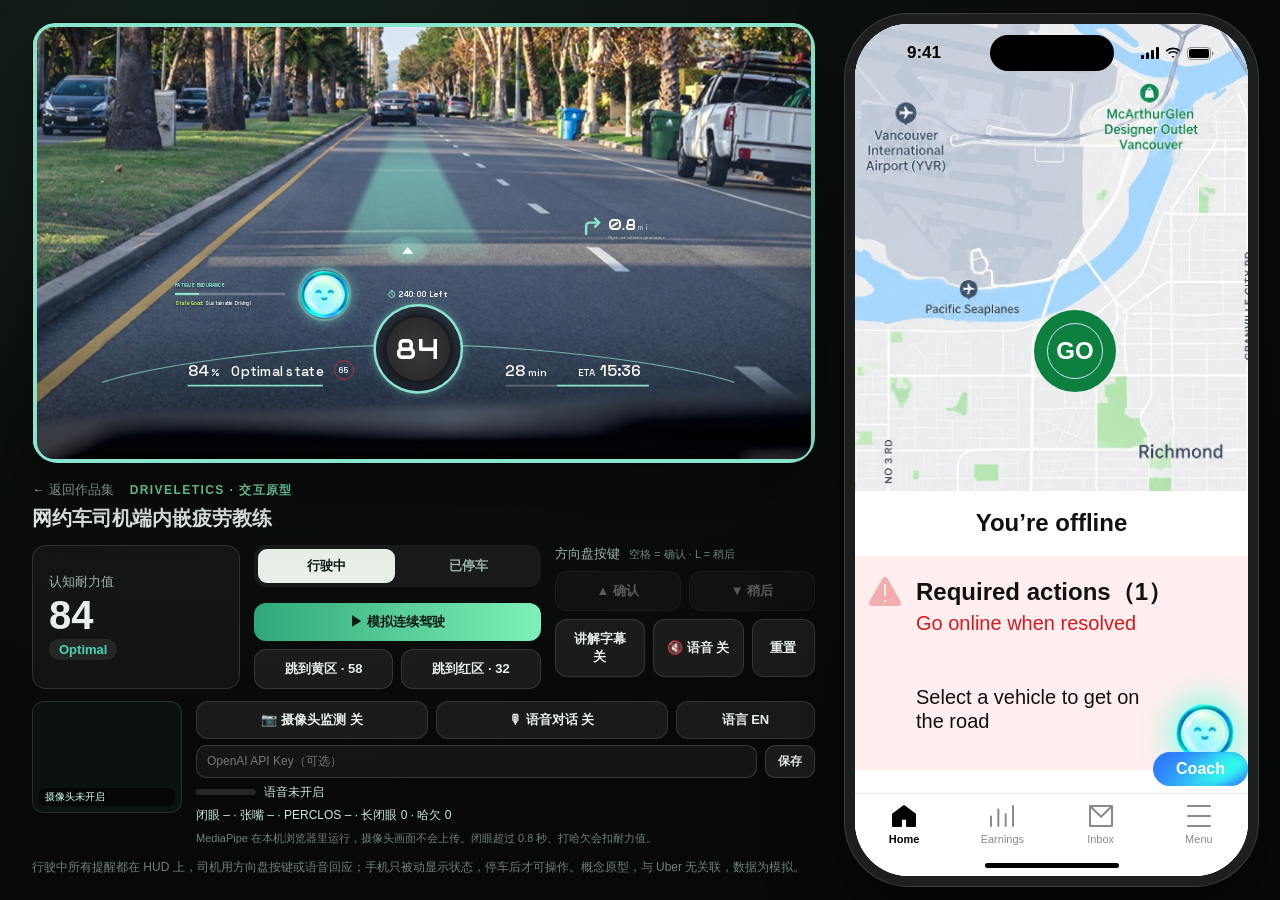
<file: driveletics-prototype.html>
<!DOCTYPE html>
<html lang="zh-CN">
<head>
<meta charset="UTF-8" />
<meta name="viewport" content="width=device-width, initial-scale=1" />
<meta name="robots" content="noindex, nofollow" />
<title>Driveletics 原型已迁移</title>
<meta http-equiv="refresh" content="0; url=driveletics/" />
<link rel="canonical" href="driveletics/" />
<script>location.replace('driveletics/' + location.search + location.hash);</script>
<style>body{margin:0;min-height:100vh;display:grid;place-items:center;background:#0b0f0d;color:#9fb3aa;font:15px -apple-system,BlinkMacSystemFont,"PingFang SC",sans-serif}a{color:#7ff0b8}</style>
</head>
<body>
<p>原型已更新，正在跳转… <a href="driveletics/">点这里打开新版</a></p>
</body>
</html>
</file>
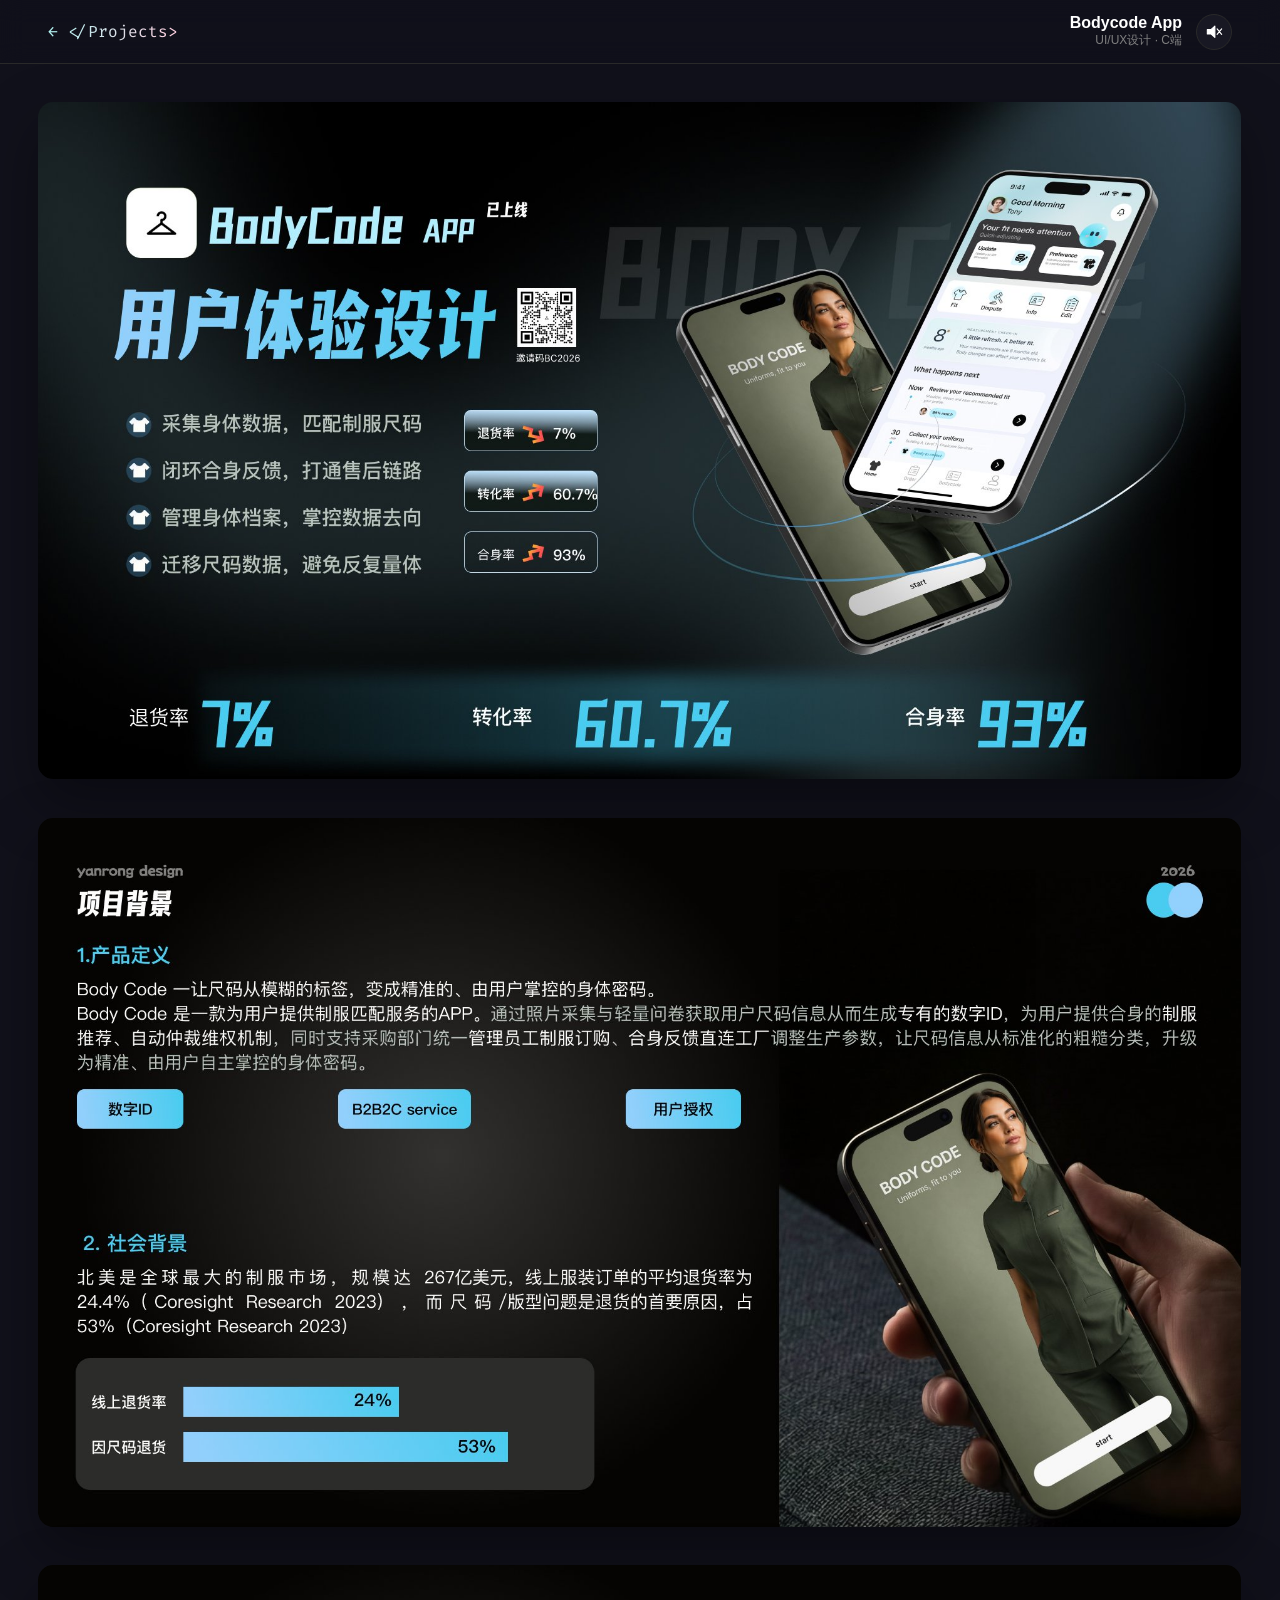
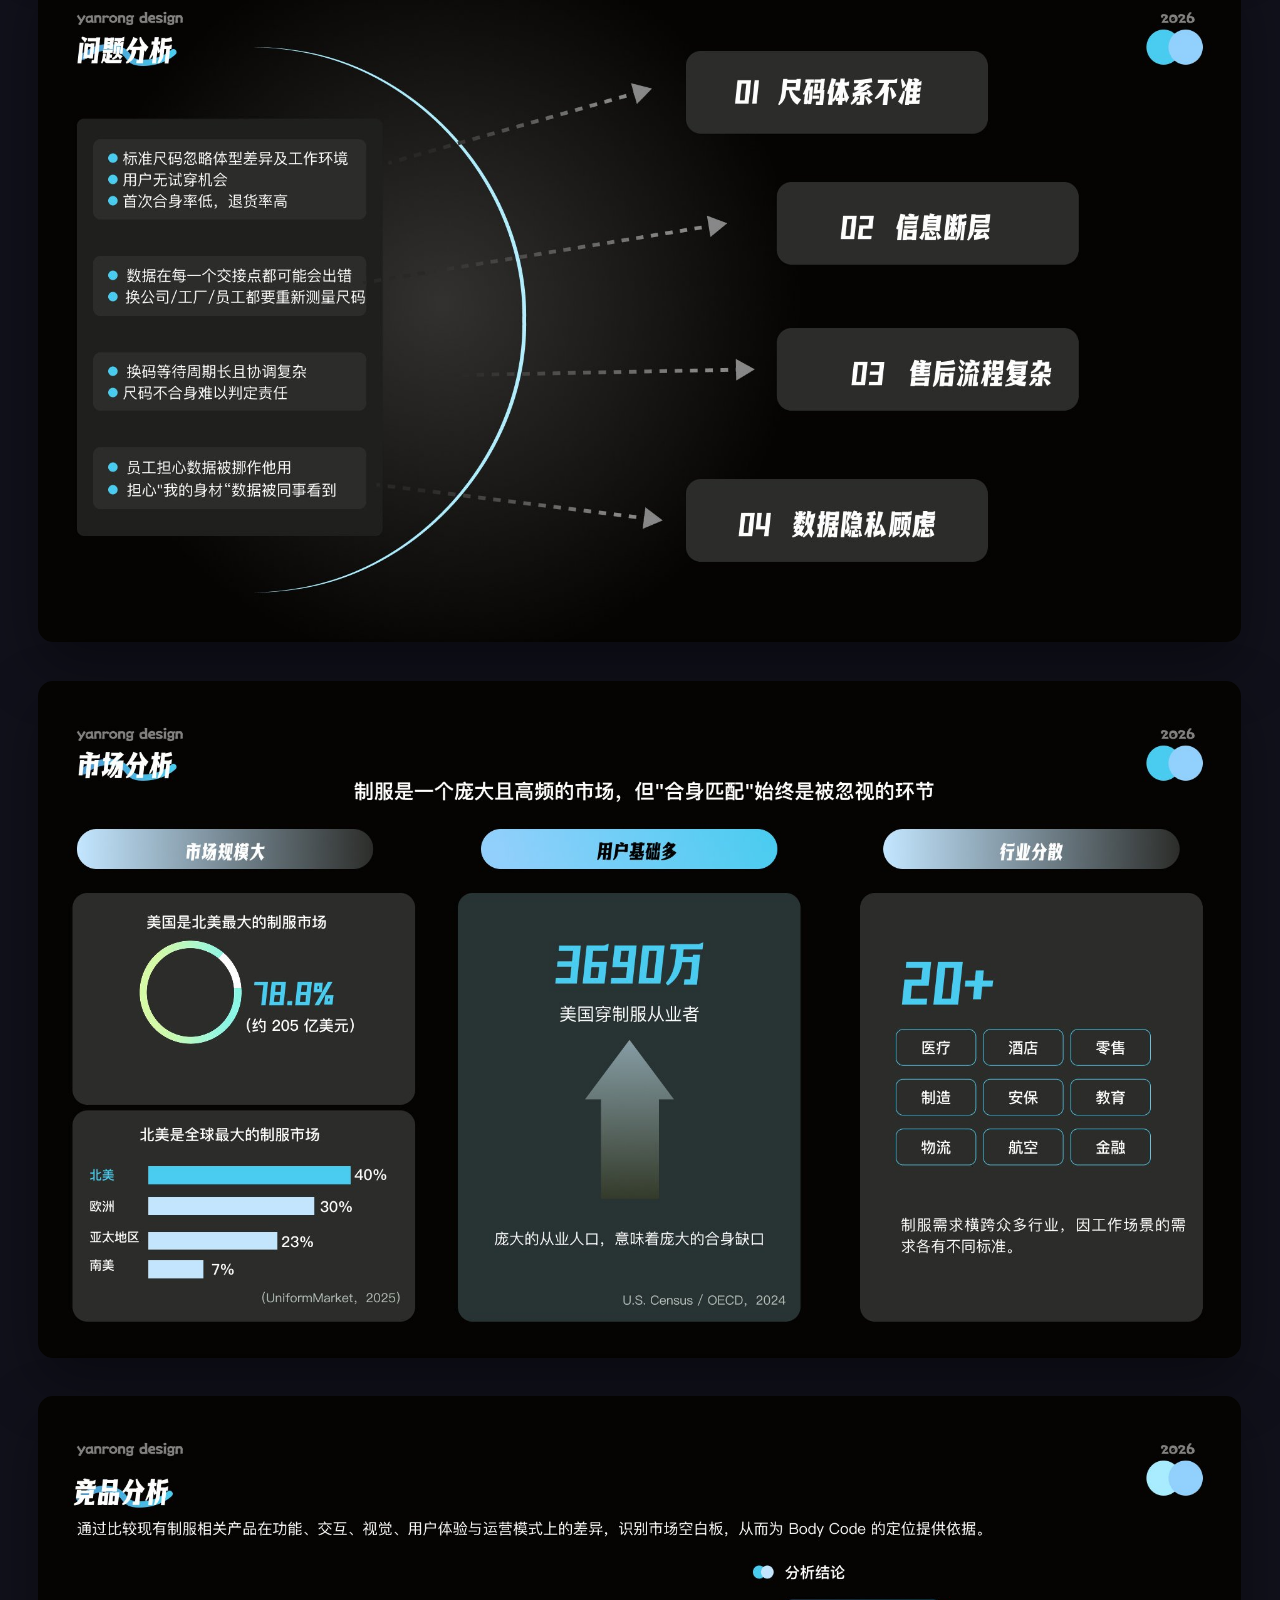
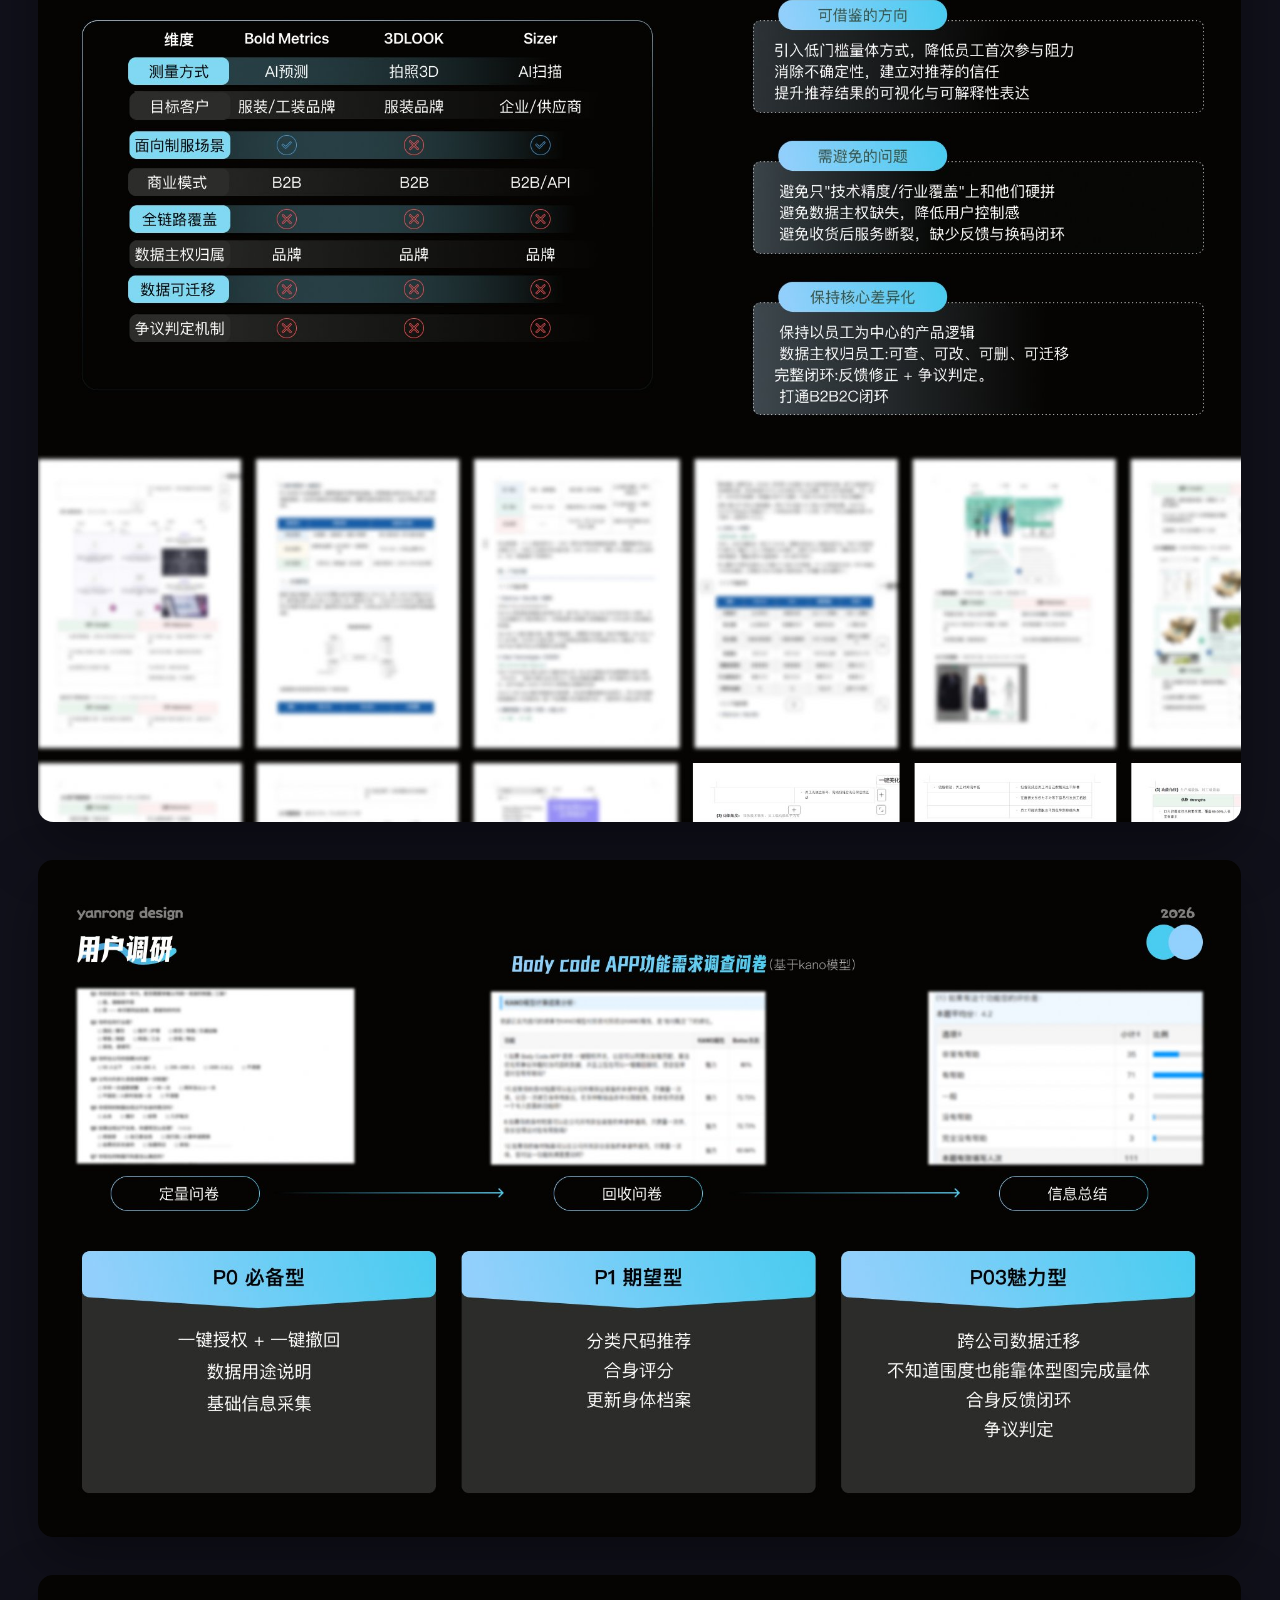
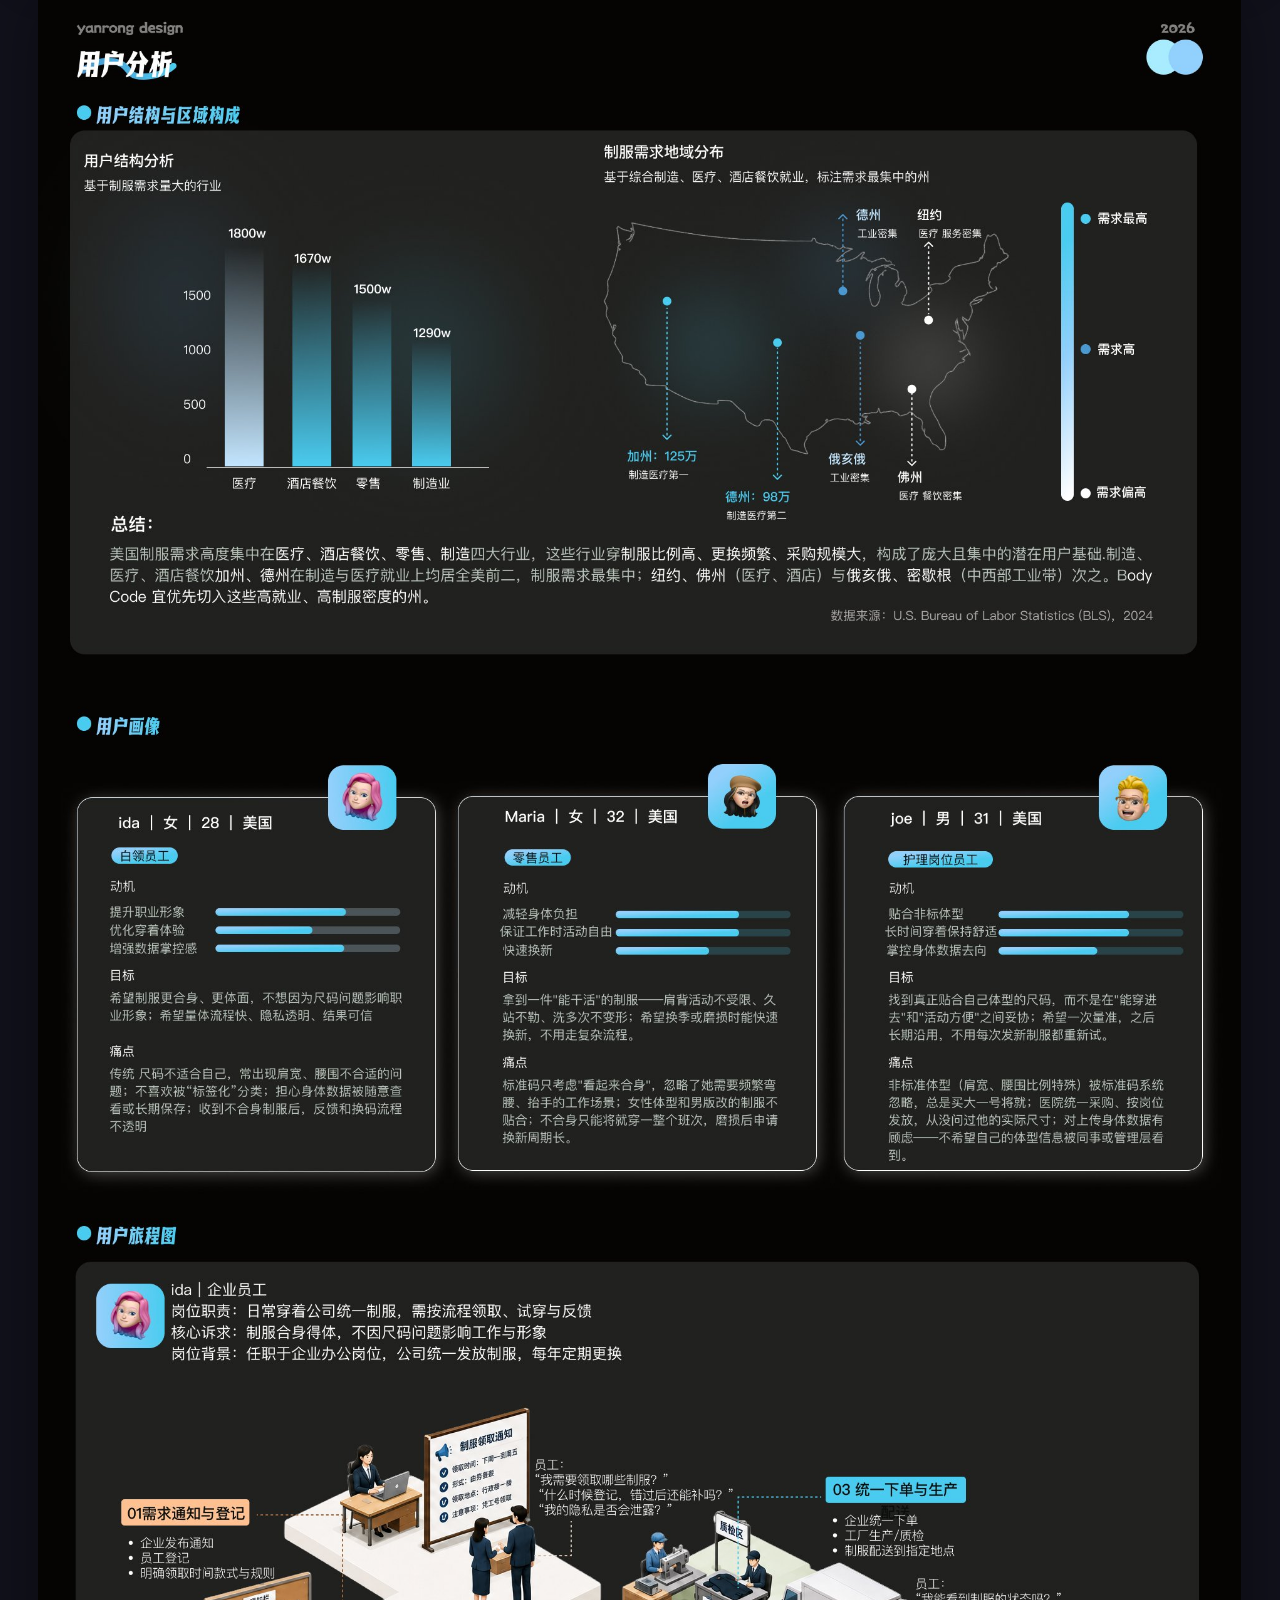
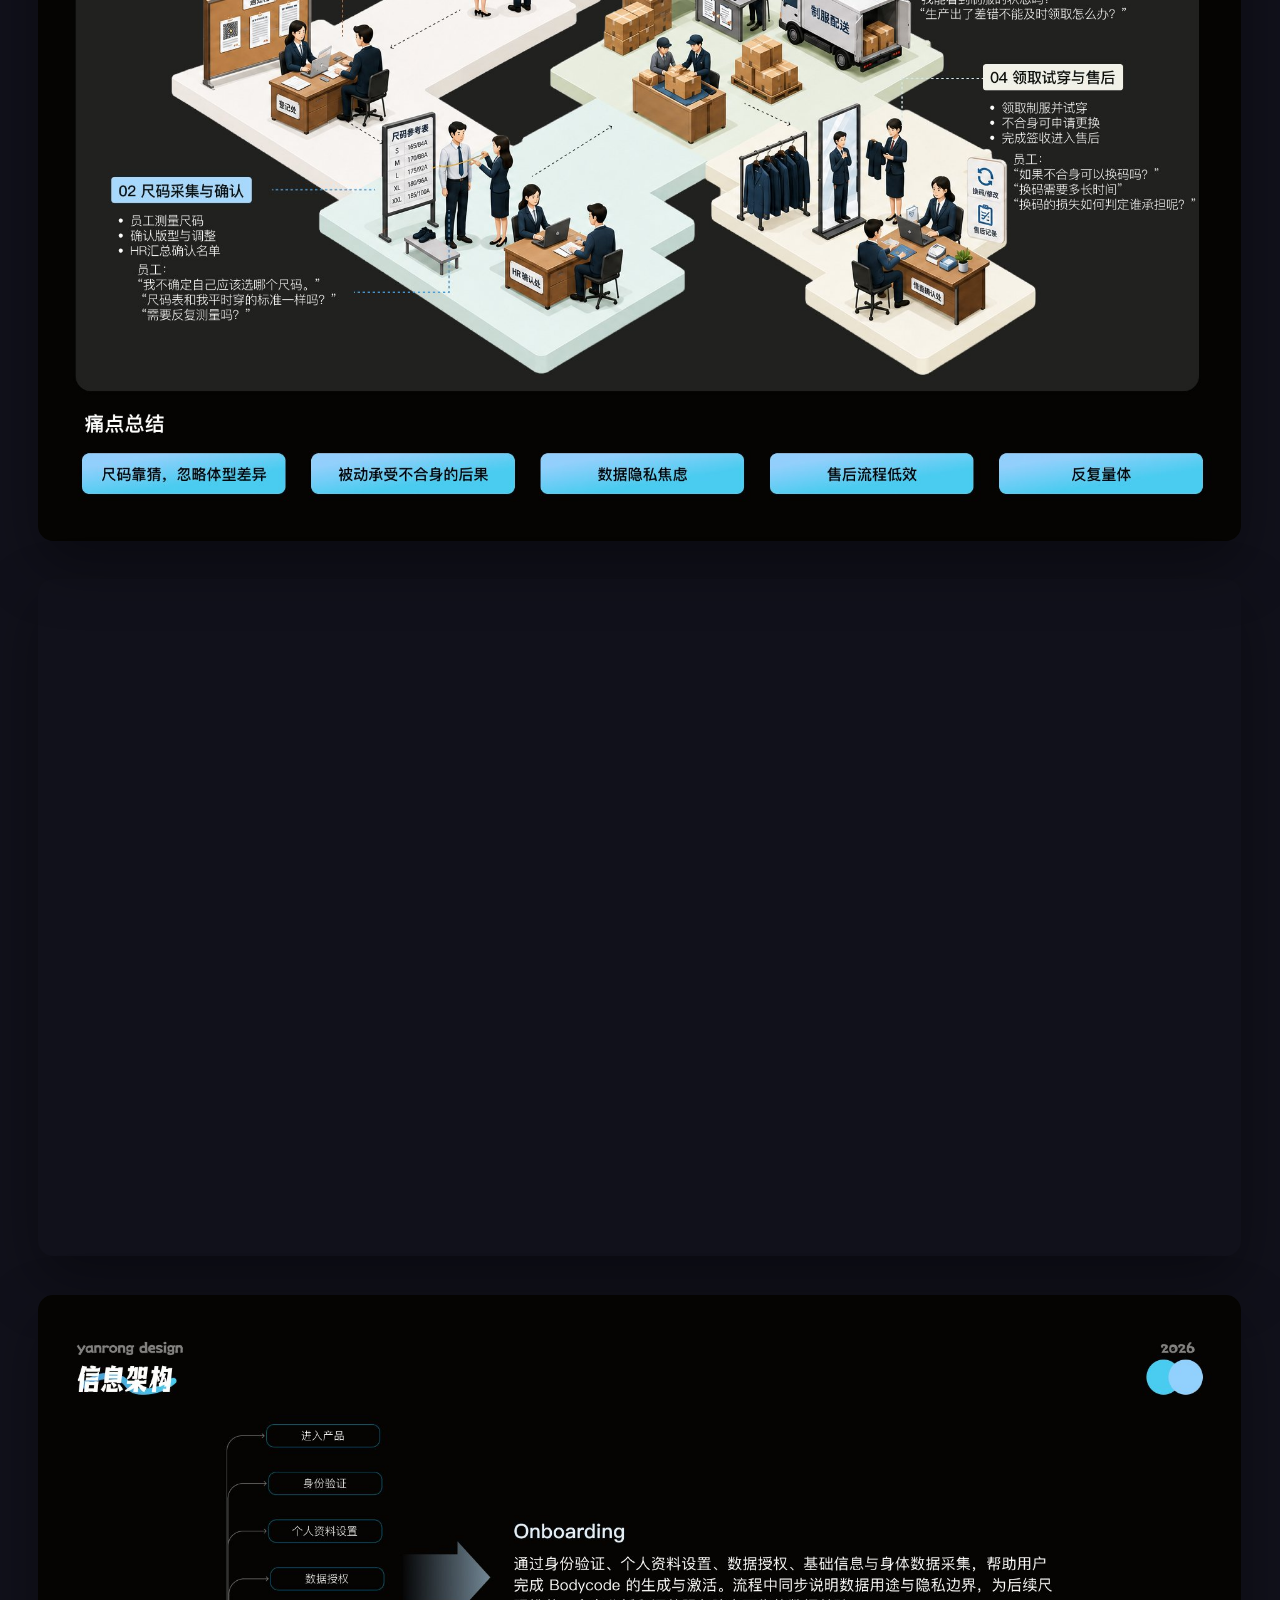
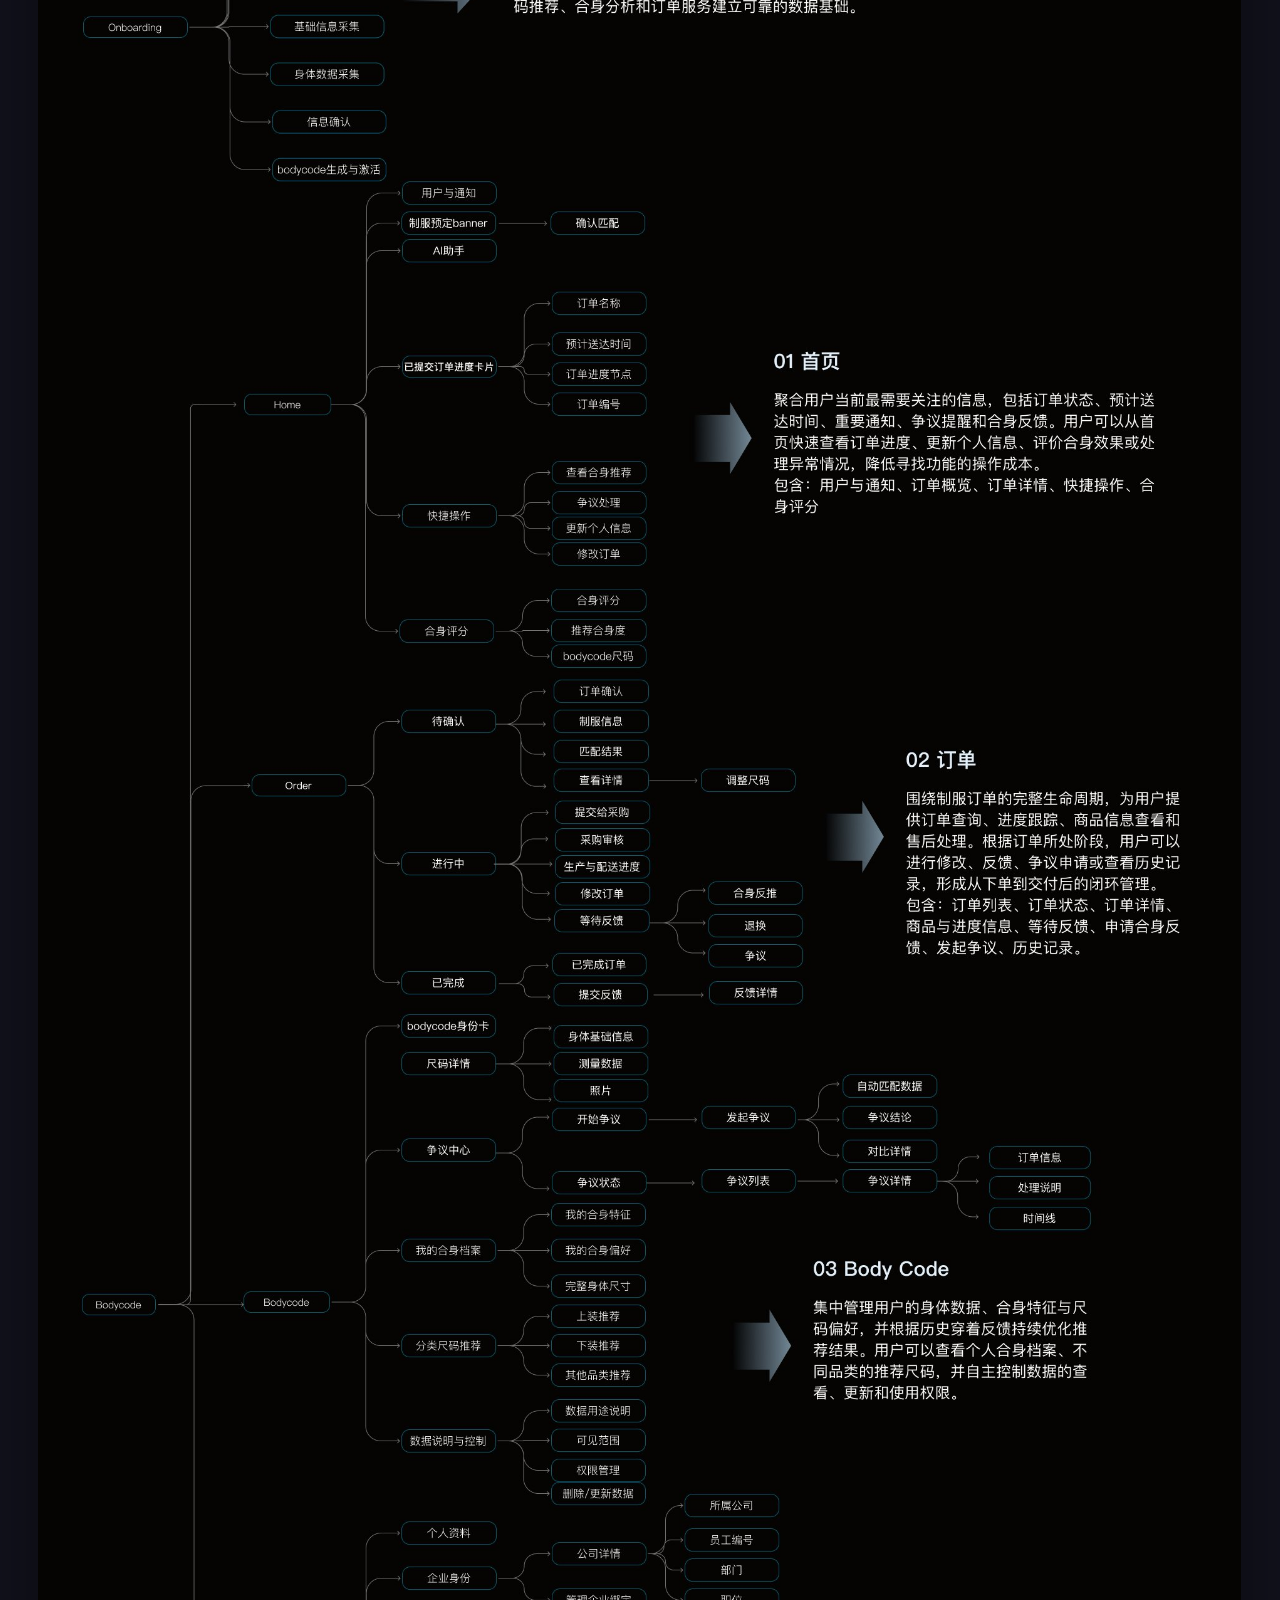
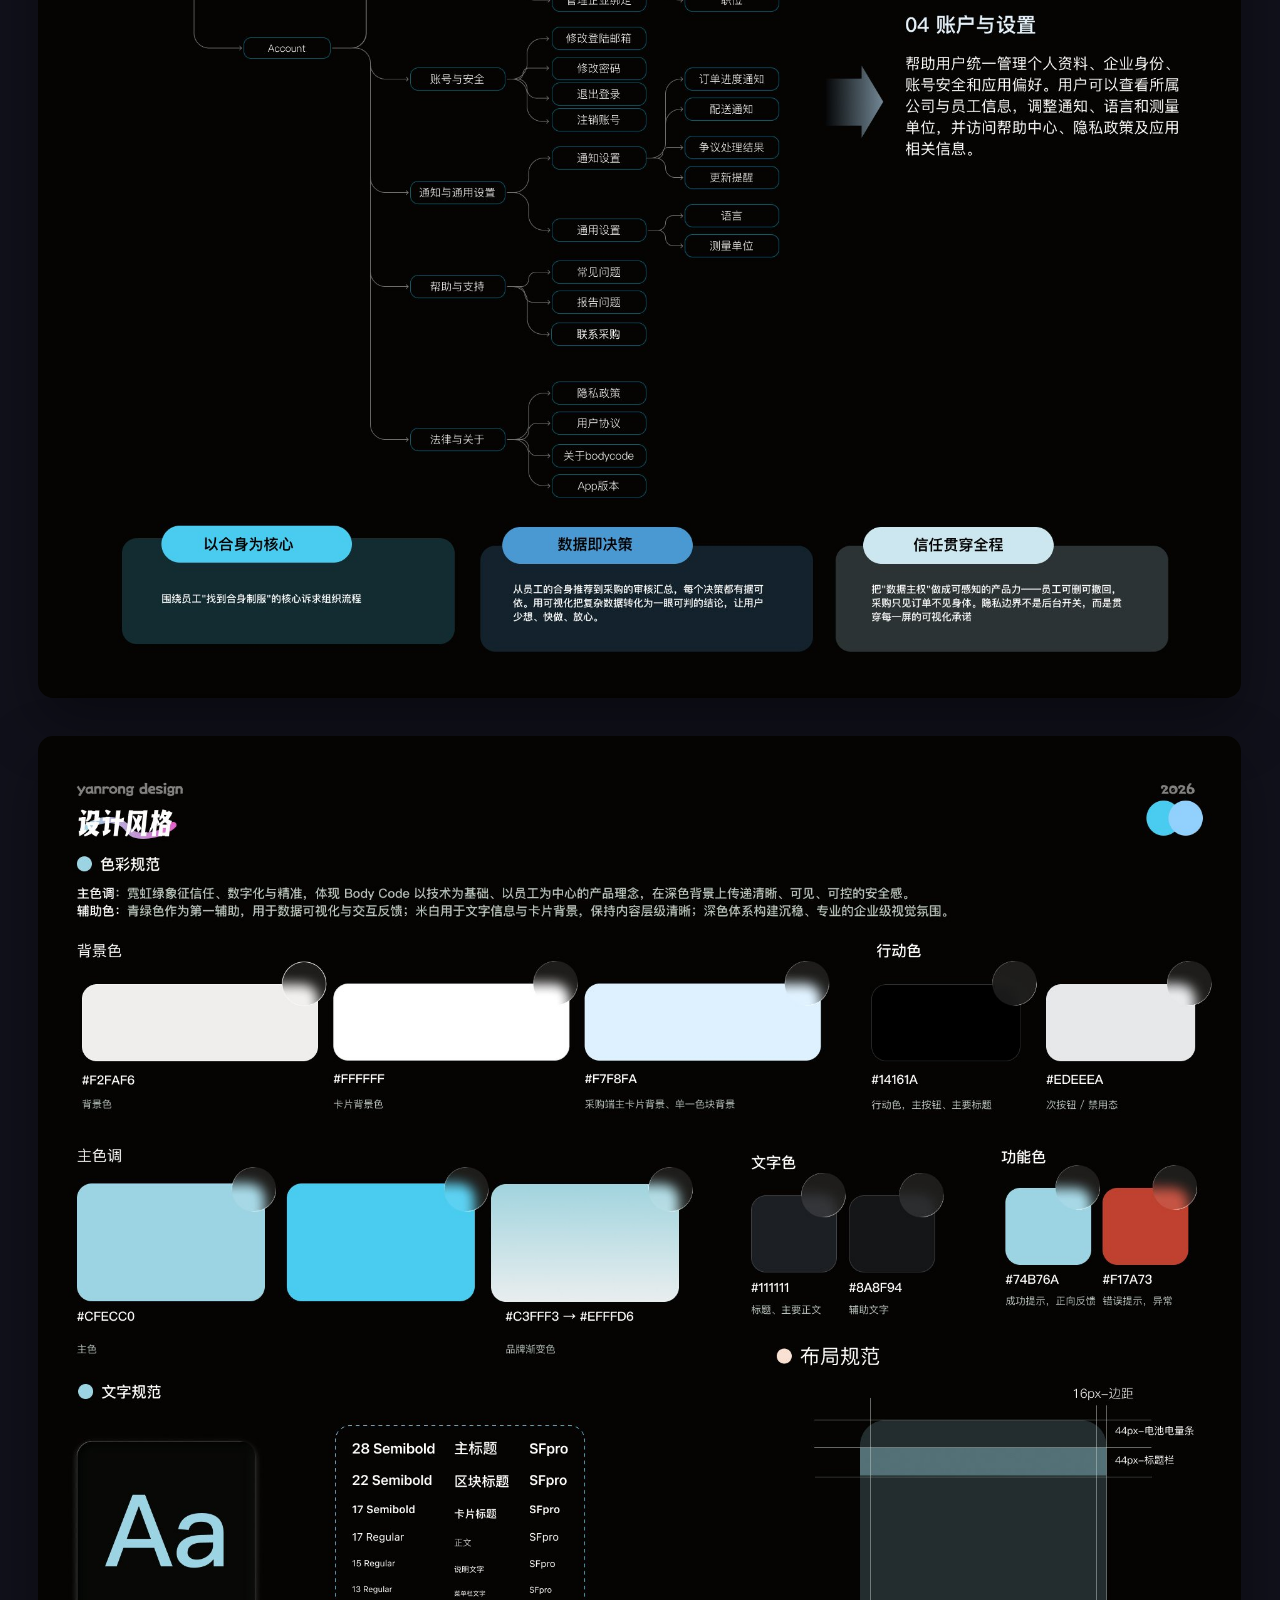
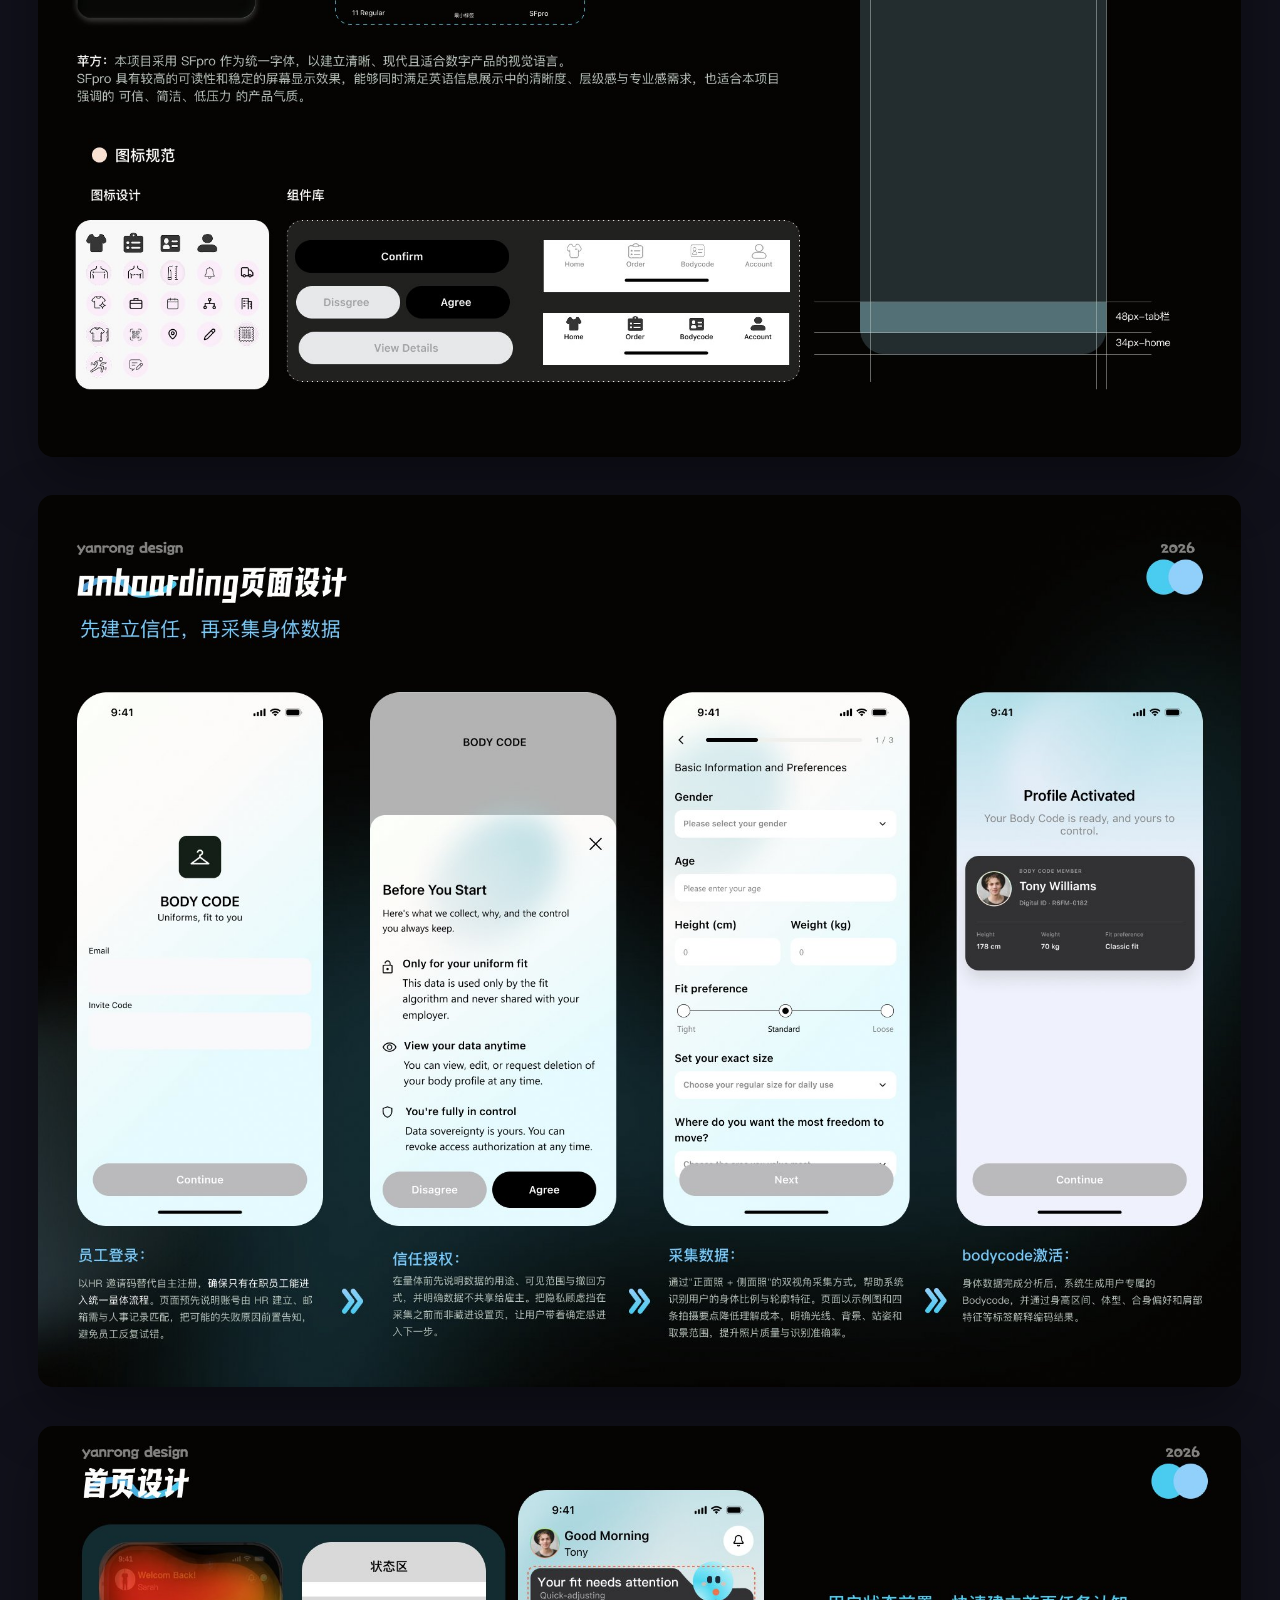
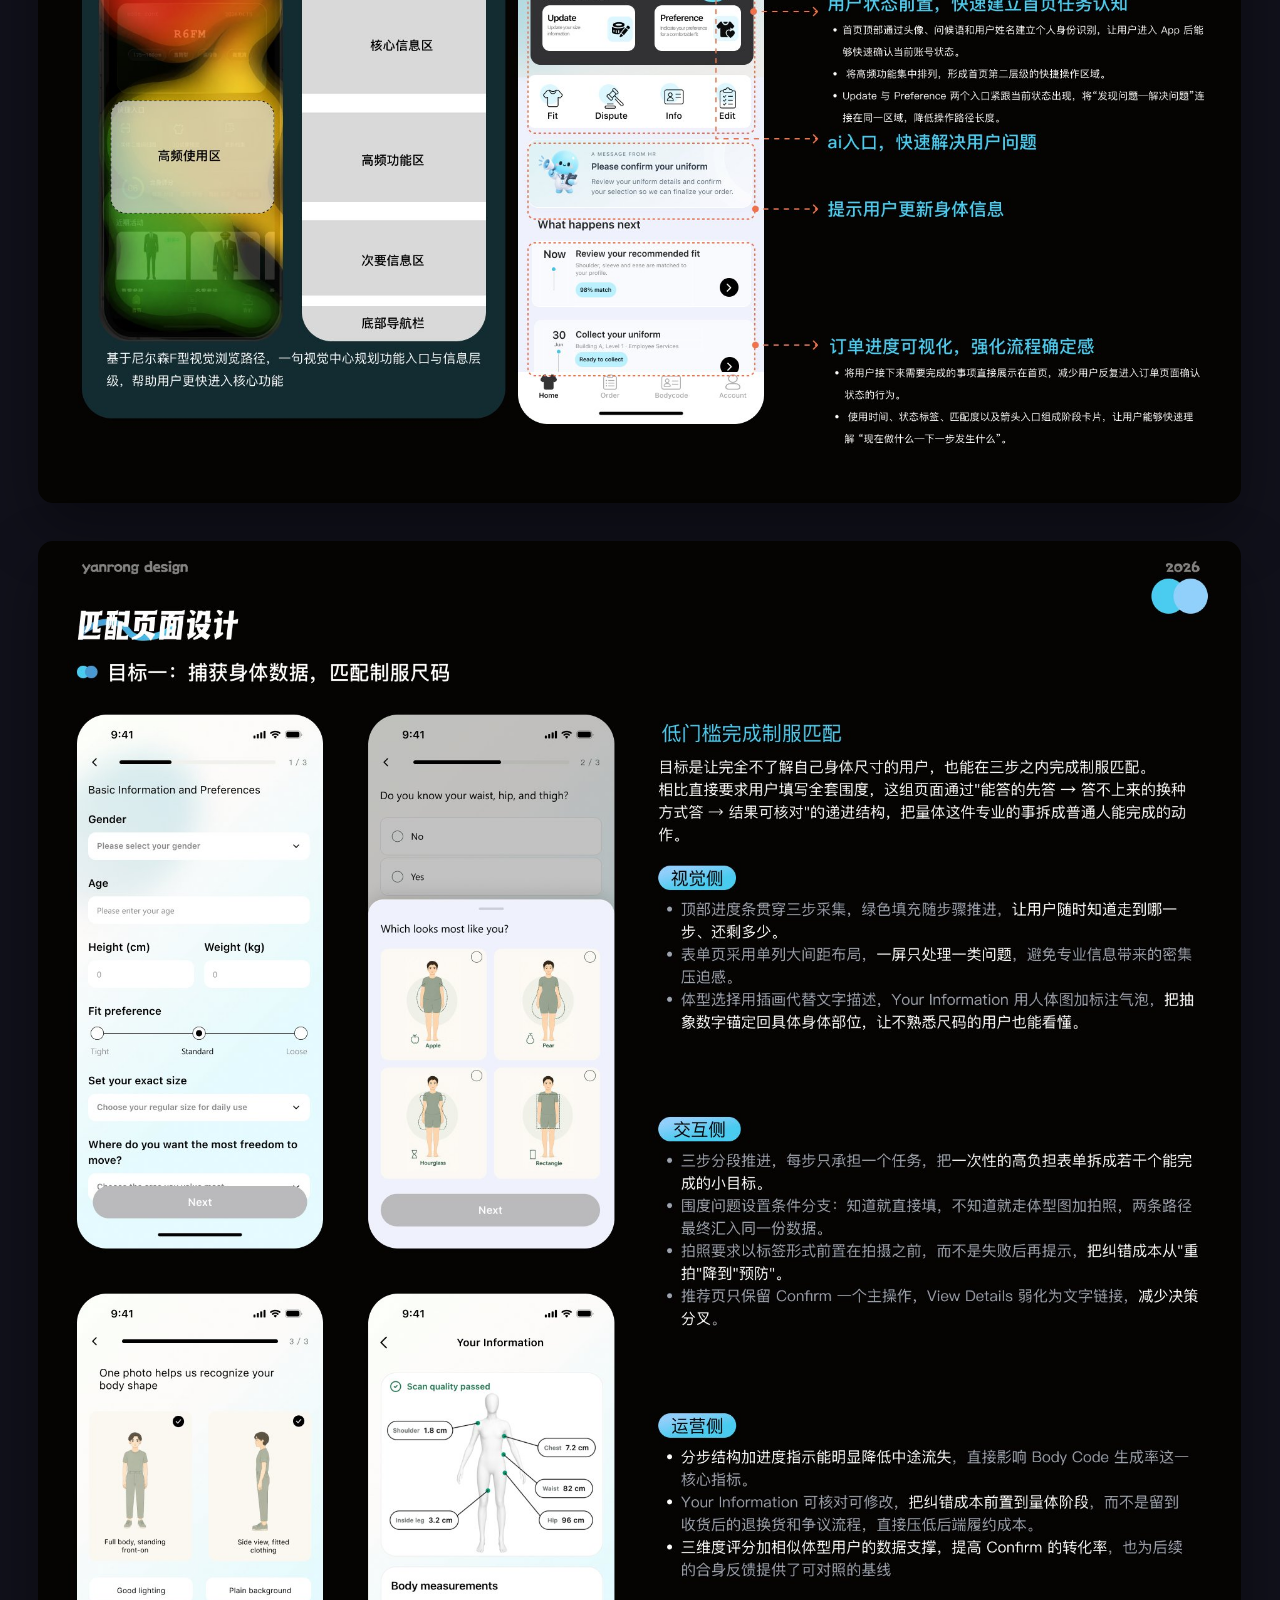
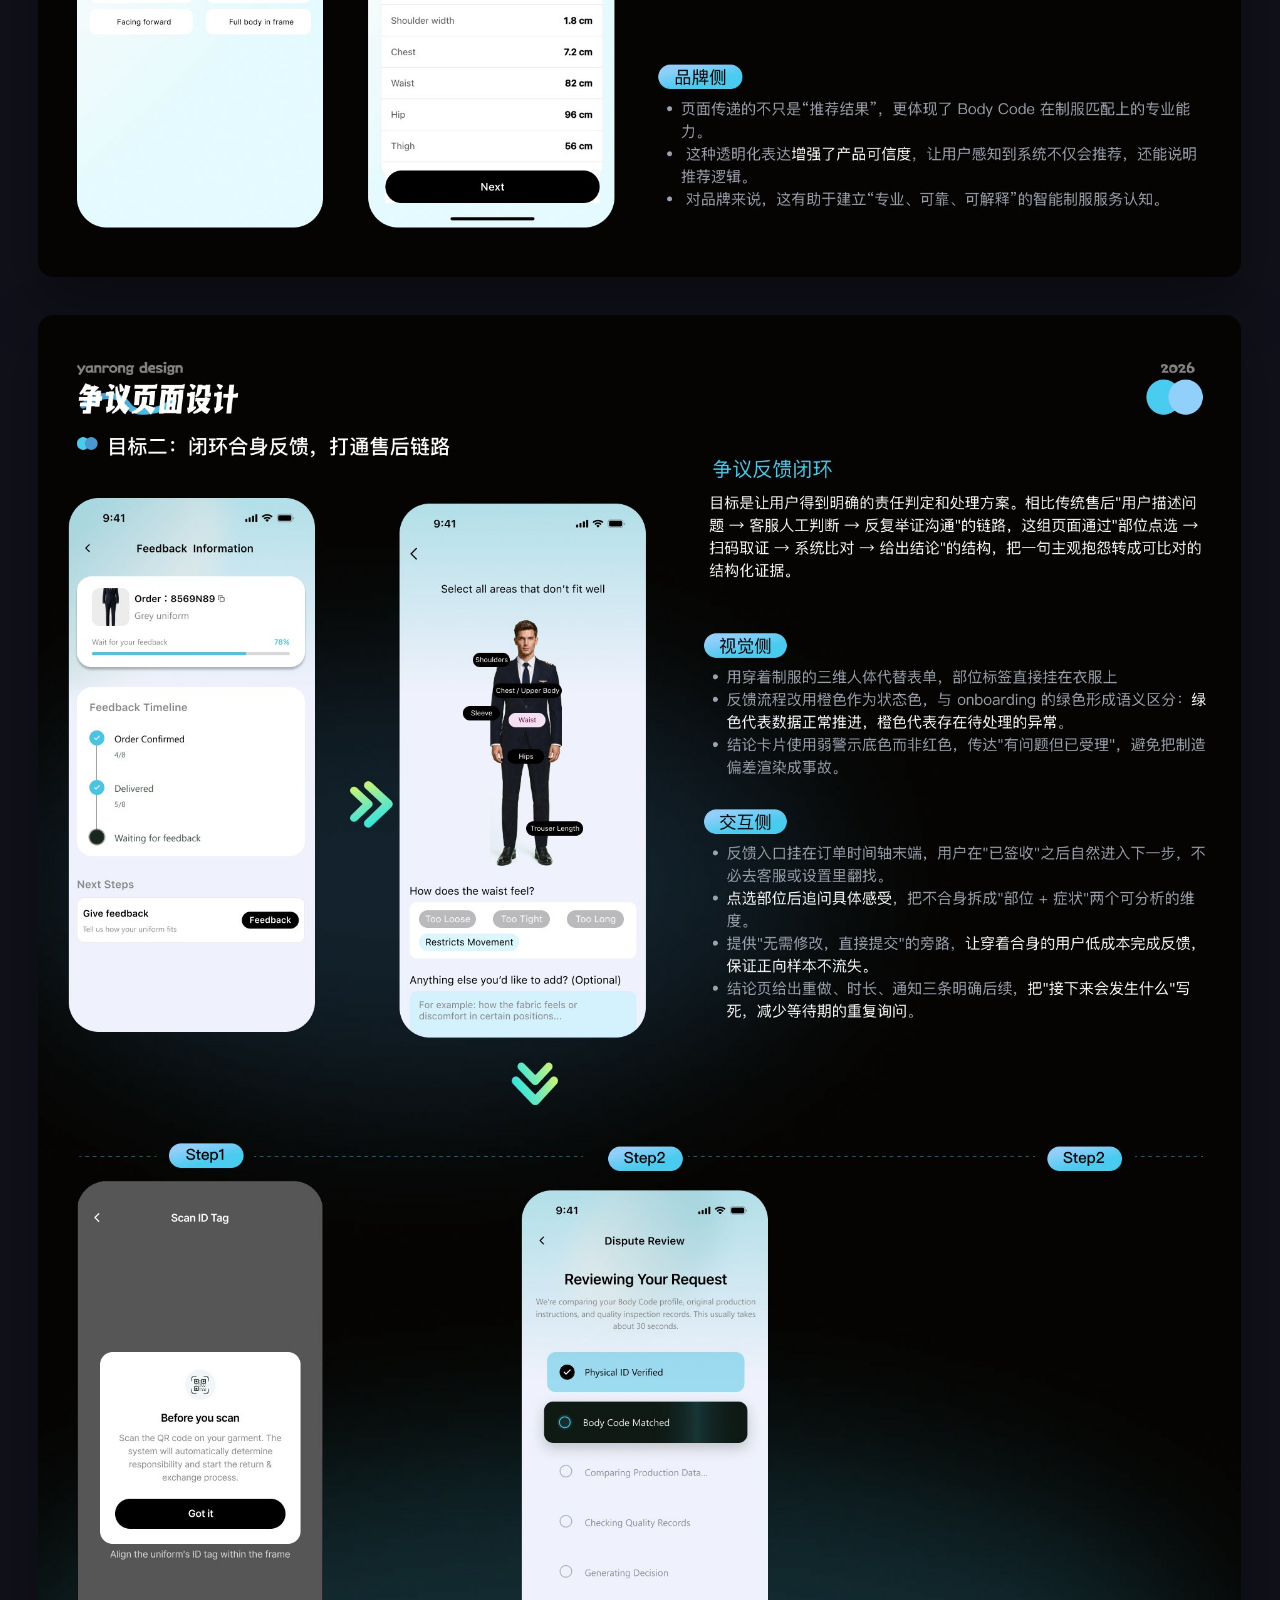
<file: project-bodycode.html>
<!DOCTYPE html>
<html lang="zh-CN">

<head>
  <meta charset="UTF-8" />
  <meta name="viewport" content="width=device-width, initial-scale=1.0" />
  <!-- keep the portfolio out of search results: only people with the link should find it -->
  <meta name="robots" content="noindex, nofollow" />
  <meta name="theme-color" content="#11111b" />
  <title>Bodycode App | Rong Yan</title>
  <link rel="icon" type="image/png" sizes="32x32" href="src/png/favicon-32.png" />
  <link rel="icon" type="image/png" sizes="192x192" href="src/png/favicon-192.png" />
  <link rel="apple-touch-icon" href="src/png/apple-touch-icon.png" />
  <link rel="stylesheet" href="https://fonts.googleapis.com/css2?family=Fira+Code&display=swap" />
  <link rel="stylesheet" href="project-detail.css?v=11" />
  <script>
    // zoom the first page in when the browser did not morph it from the project card
    (function () {
      var root = document.documentElement;
      if ("onpagereveal" in window) {
        window.addEventListener("pagereveal", function (e) {
          if (!e.viewTransition) {
            root.classList.add("enter-zoom");
            return;
          }
          // a skipped transition rejects these promises, which is expected
          e.viewTransition.ready.catch(function () {});
          e.viewTransition.finished.catch(function () {});
        }, { once: true });
      } else {
        root.classList.add("enter-zoom");
      }
    })();
  </script>
  <script src="project-detail.js?v=6" defer></script>
  <script src="site-extras.js?v=4" defer></script>
</head>

<body>
  <header class="detail-bar">
    <a class="detail-back" href="index.html#projects" aria-label="Back to projects">&#8592; &#60;/Projects&#62;</a>
    <div class="detail-bar-right">
      <div class="detail-bar-info">
        <span class="detail-bar-title">Bodycode App</span>
        <span class="detail-bar-meta">UI/UX设计 · C端</span>
      </div>
      <button class="detail-sound" type="button" aria-pressed="false" aria-label="打开背景音乐"></button>
    </div>
  </header>

  <main class="detail-main">
    <!-- Detail page images, stacked top to bottom -->
    <div class="detail-pages">
      <img src="src/projects/bodycode/01.jpg?v=5" alt="Bodycode App 封面" width="1920" height="1080" style="view-transition-name: bodycode-cover" />
      <img src="src/projects/bodycode/02.jpg?v=5" alt="项目背景" width="1920" height="1132" decoding="async" />
      <img src="src/projects/bodycode/03.jpg?v=5" alt="问题分析" width="1920" height="1080" loading="lazy" decoding="async" />
      <img src="src/projects/bodycode/04.jpg?v=5" alt="市场分析" width="1920" height="1080" loading="lazy" decoding="async" />
      <img src="src/projects/bodycode/05.jpg?v=5" alt="竞品分析" width="1920" height="1637" loading="lazy" decoding="async" />
      <img src="src/projects/bodycode/06.jpg?v=5" alt="用户调研" width="1920" height="1080" loading="lazy" decoding="async" />
      <img src="src/projects/bodycode/07.jpg?v=5" alt="用户分析" width="1920" height="3456" loading="lazy" decoding="async" />
      <img src="src/projects/bodycode/08.jpg?v=5" alt="设计策略与目标推导" width="1920" height="1080" loading="lazy" decoding="async" />
      <img src="src/projects/bodycode/09.jpg?v=5" alt="信息架构" width="1920" height="4153" loading="lazy" decoding="async" />
      <img src="src/projects/bodycode/10.jpg?v=5" alt="设计风格" width="1920" height="2108" loading="lazy" decoding="async" />
      <img src="src/projects/bodycode/11.jpg?v=5" alt="Onboarding 页面设计" width="1920" height="1424" loading="lazy" decoding="async" />
      <img src="src/projects/bodycode/12.jpg?v=5" alt="首页设计" width="1920" height="1080" loading="lazy" decoding="async" />
      <img src="src/projects/bodycode/13.jpg?v=5" alt="匹配页面设计" width="1920" height="2132" loading="lazy" decoding="async" />
      <img src="src/projects/bodycode/14.jpg?v=5" alt="争议页面设计" width="1920" height="2306" loading="lazy" decoding="async" />
      <img src="src/projects/bodycode/15.jpg?v=5" alt="My Bodycode 页面设计" width="1920" height="2200" loading="lazy" decoding="async" />
      <img src="src/projects/bodycode/16.jpg?v=5" alt="Account 页面设计" width="1920" height="1962" loading="lazy" decoding="async" />
    </div>

    <div class="detail-end">
      <p class="detail-try">
        <span class="detail-try-label">项目体验链接：</span>
        <a class="detail-try-link" href="https://yrong6781-dotcom.github.io/bodycode-demo/" target="_blank" rel="noopener noreferrer">https://yrong6781-dotcom.github.io/bodycode-demo/</a>
        <span class="detail-try-code">（邀请码BC2026）</span>
      </p>
      <a class="detail-next" href="project-tongcheng.html" aria-label="Next project: 同程旅行 机票预订流程体验优化">
        <span class="detail-next-label">Next project &#8594;</span>
        <span class="detail-next-title">同程旅行 机票预订流程体验优化</span>
      </a>
    </div>
  </main>
</body>

</html>
</file>
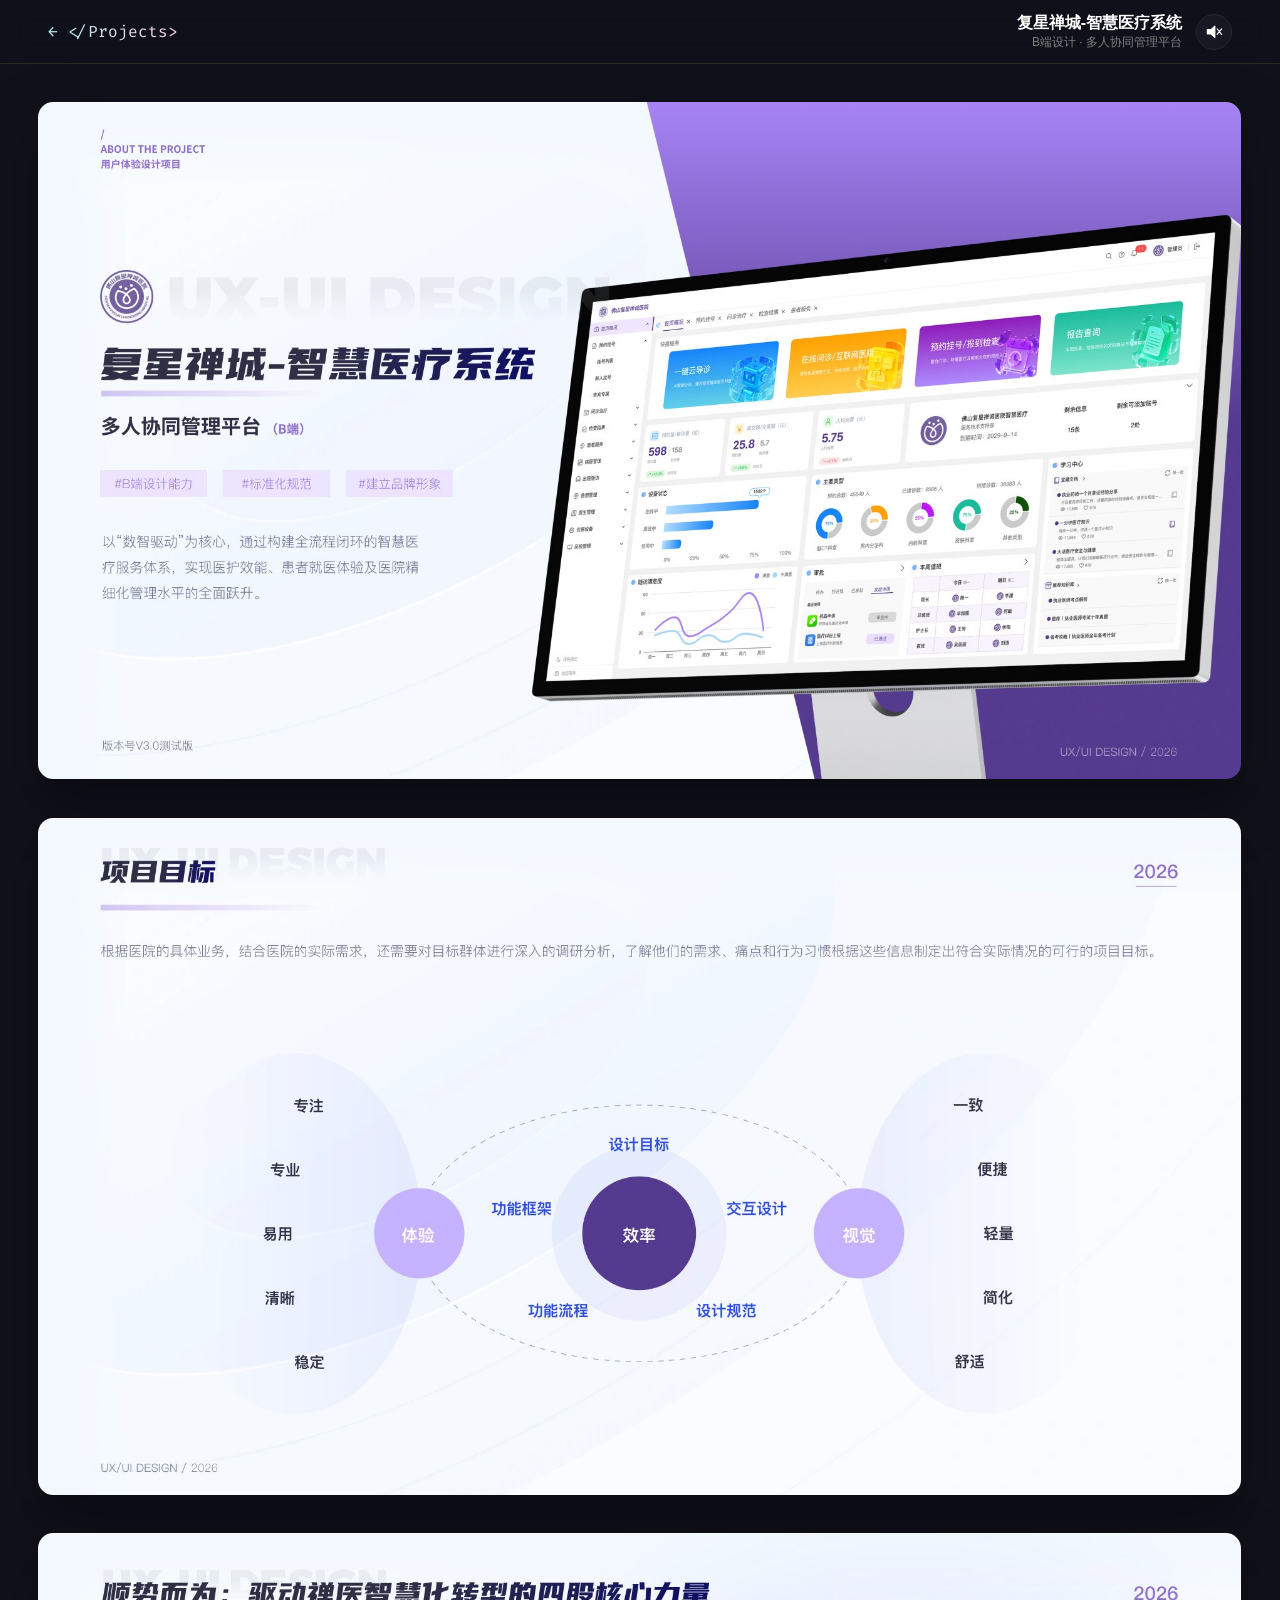
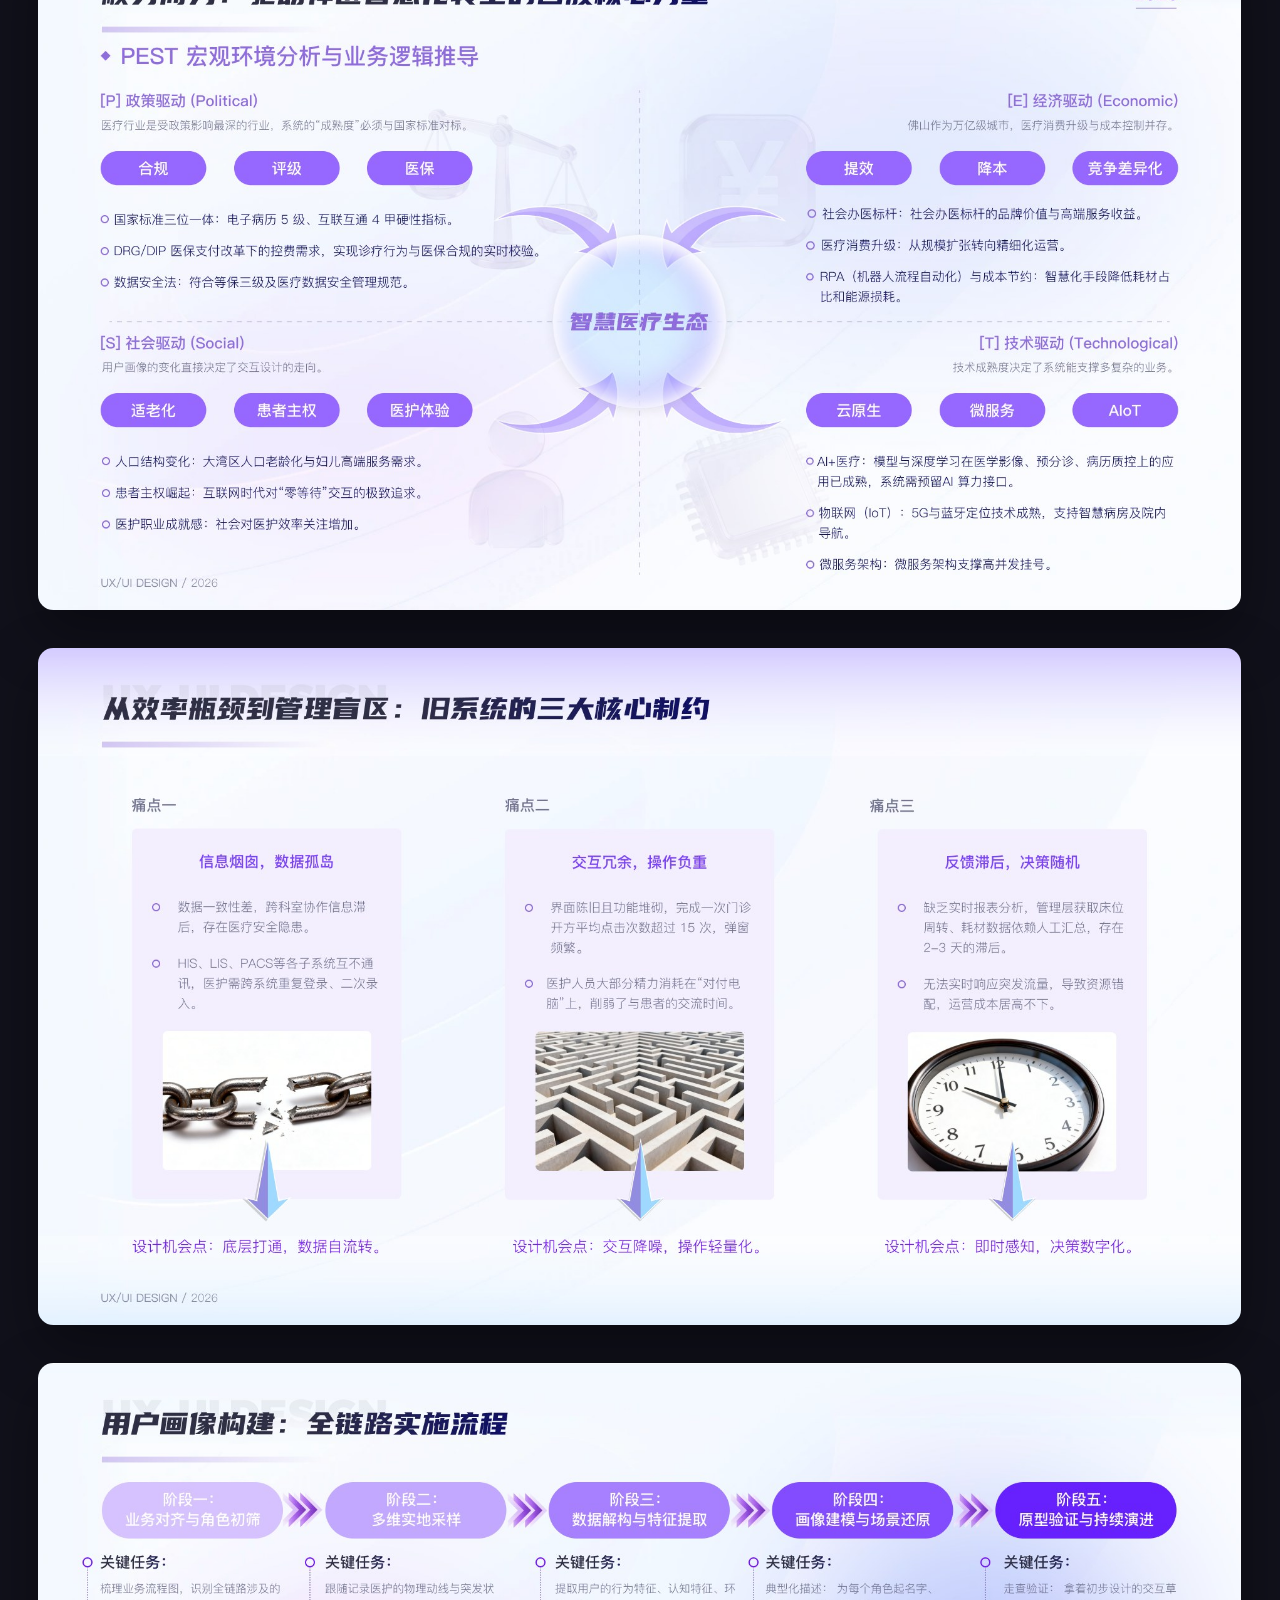
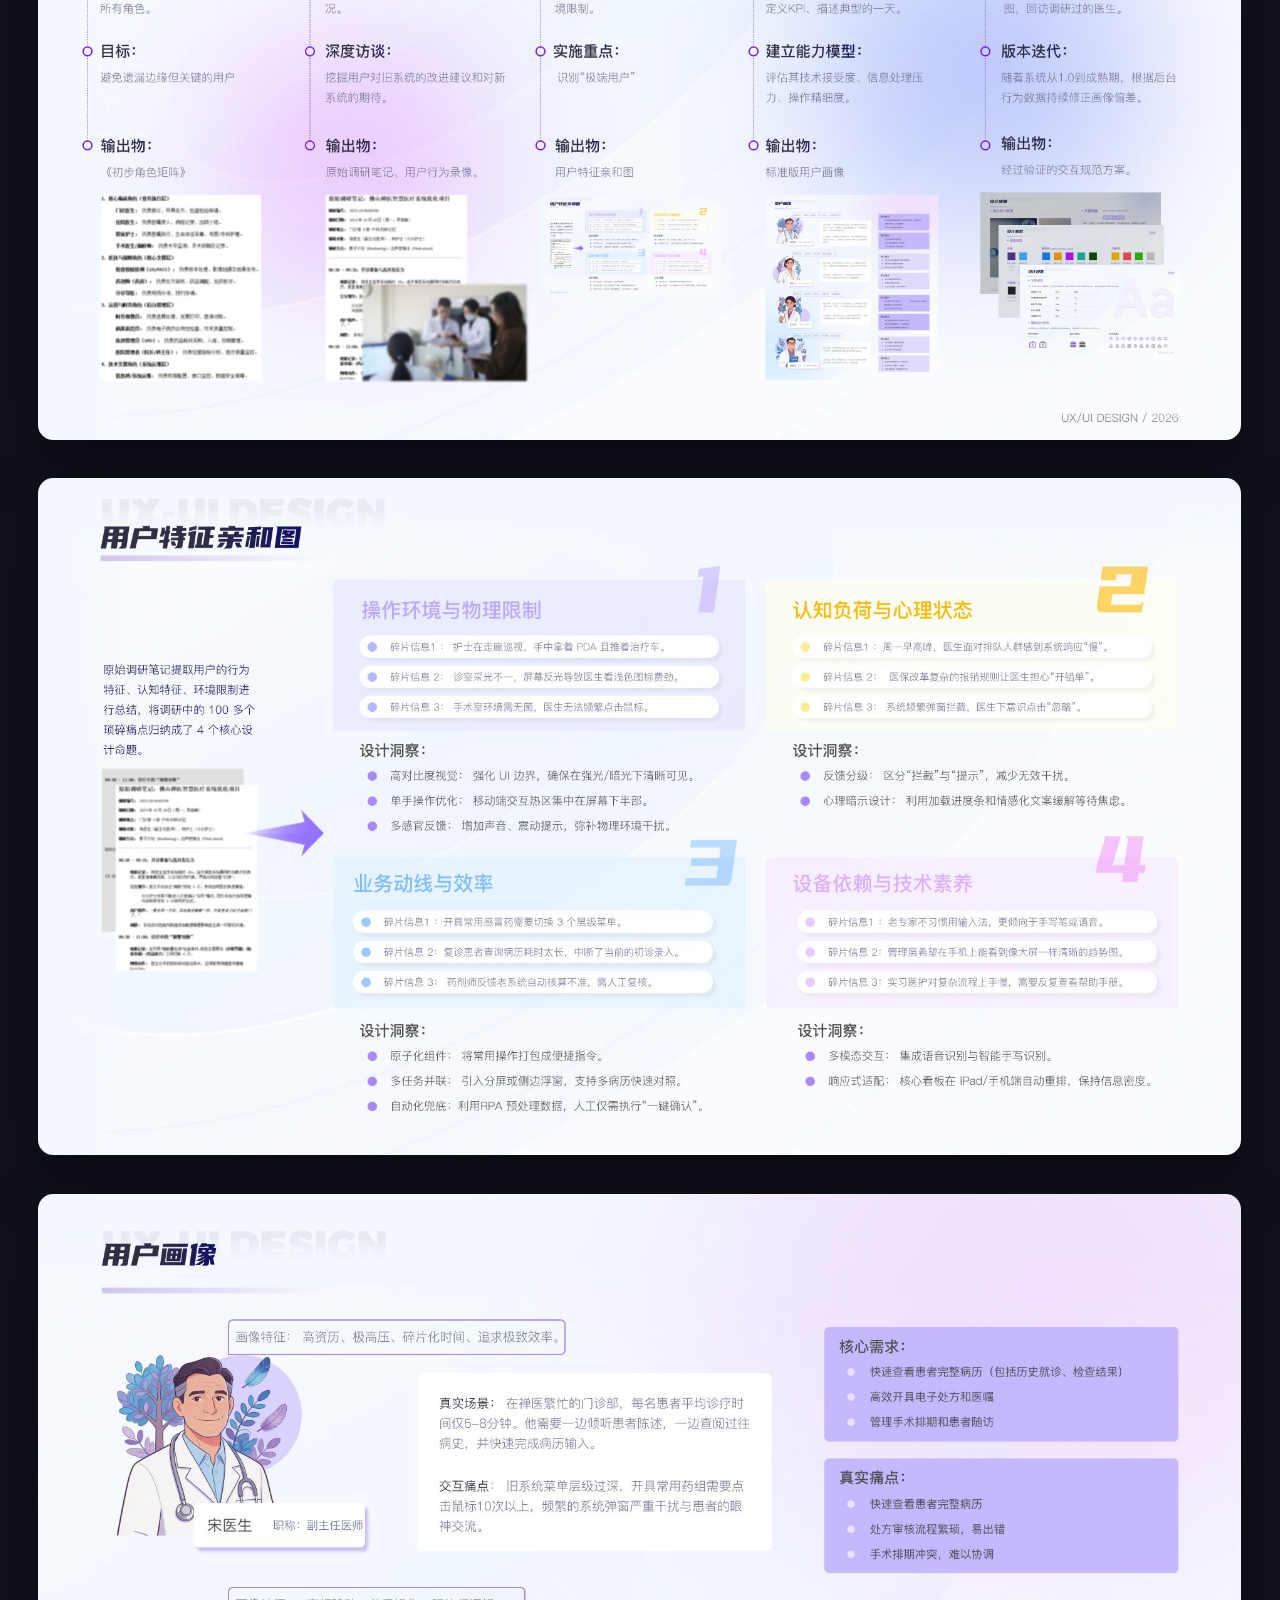
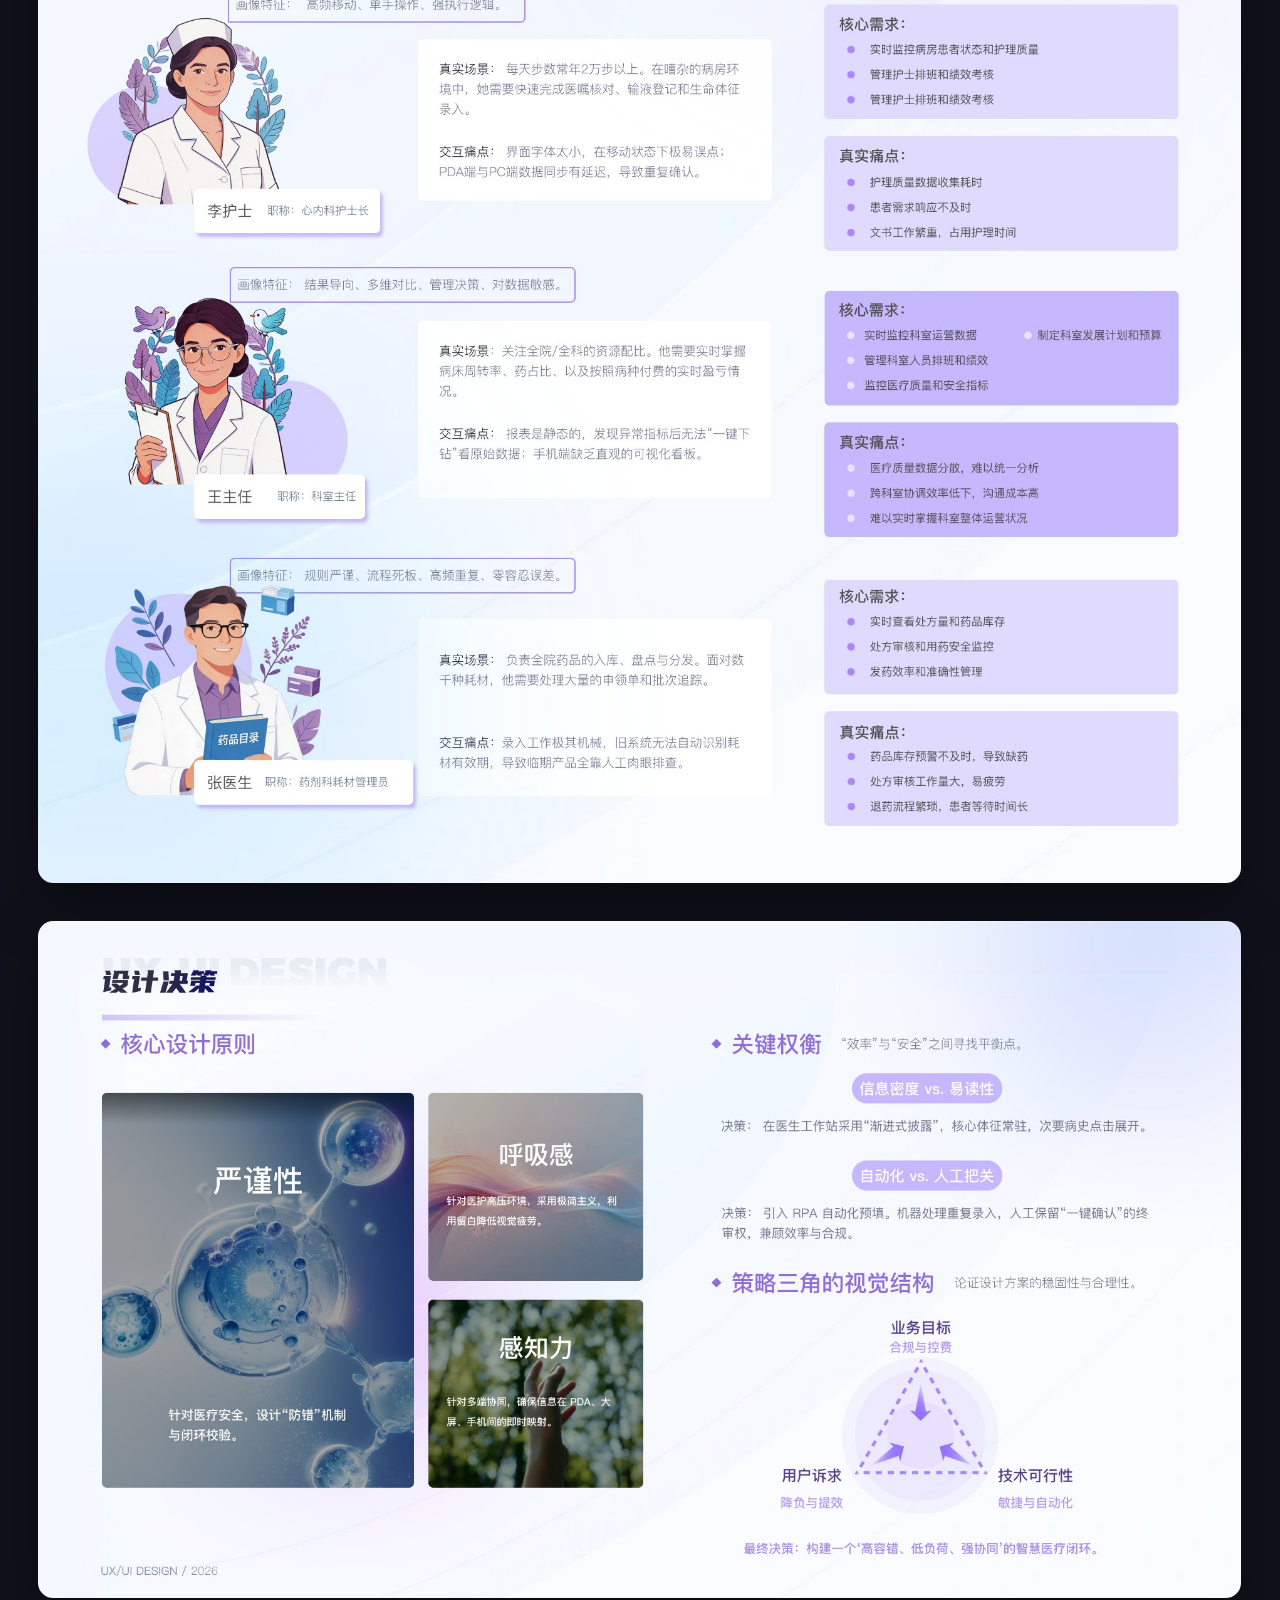
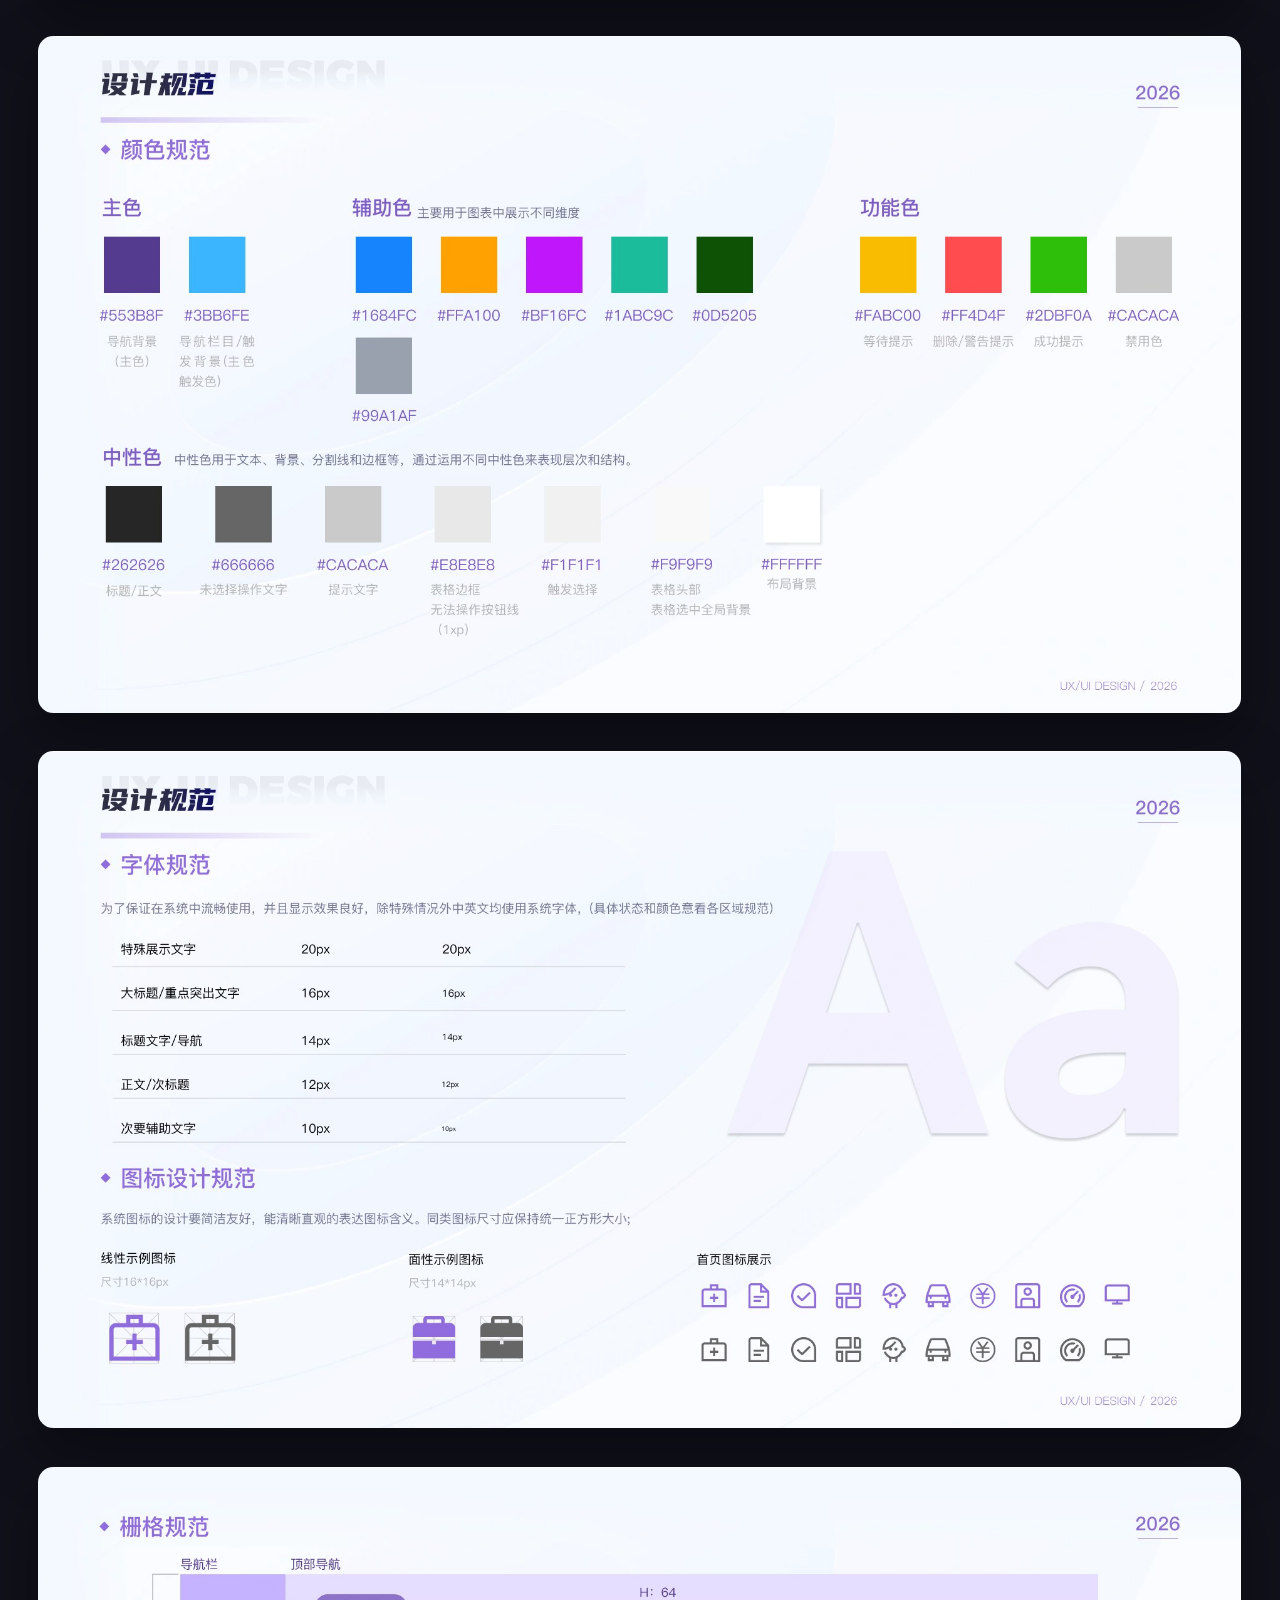
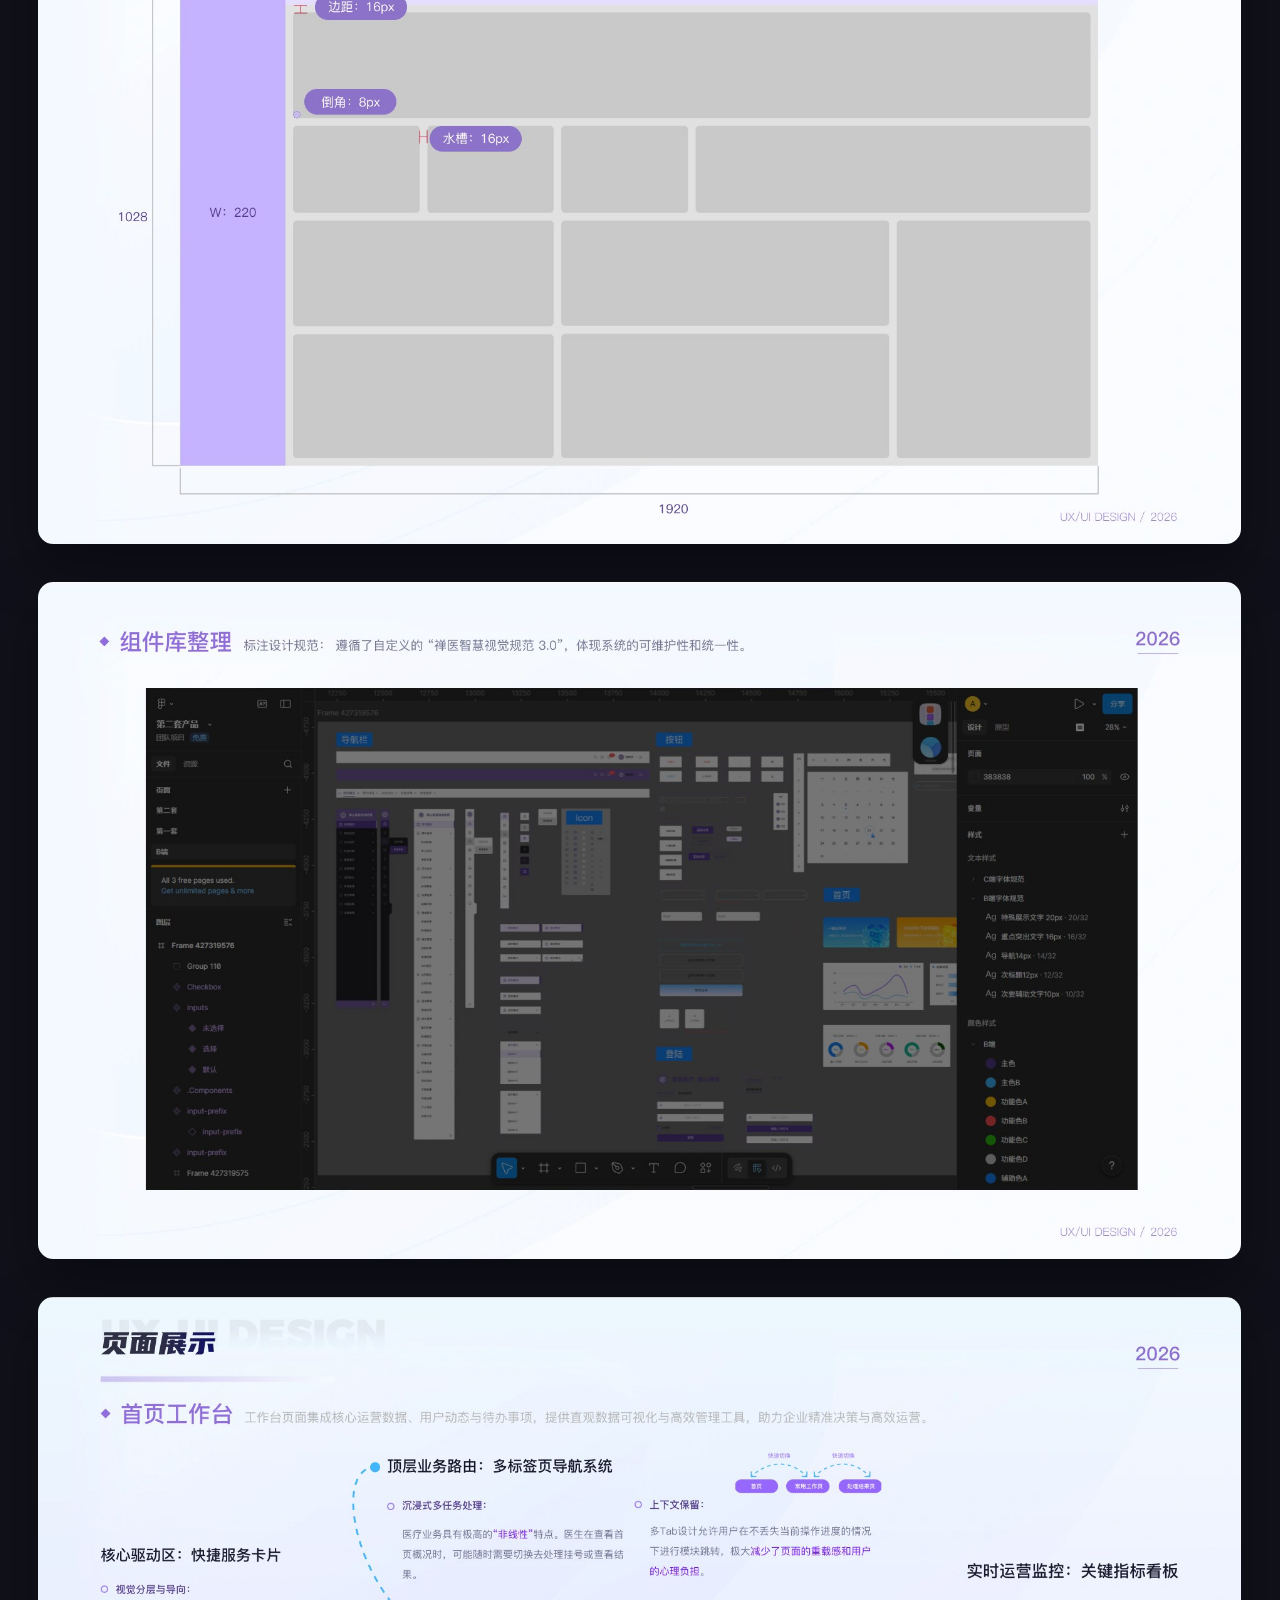
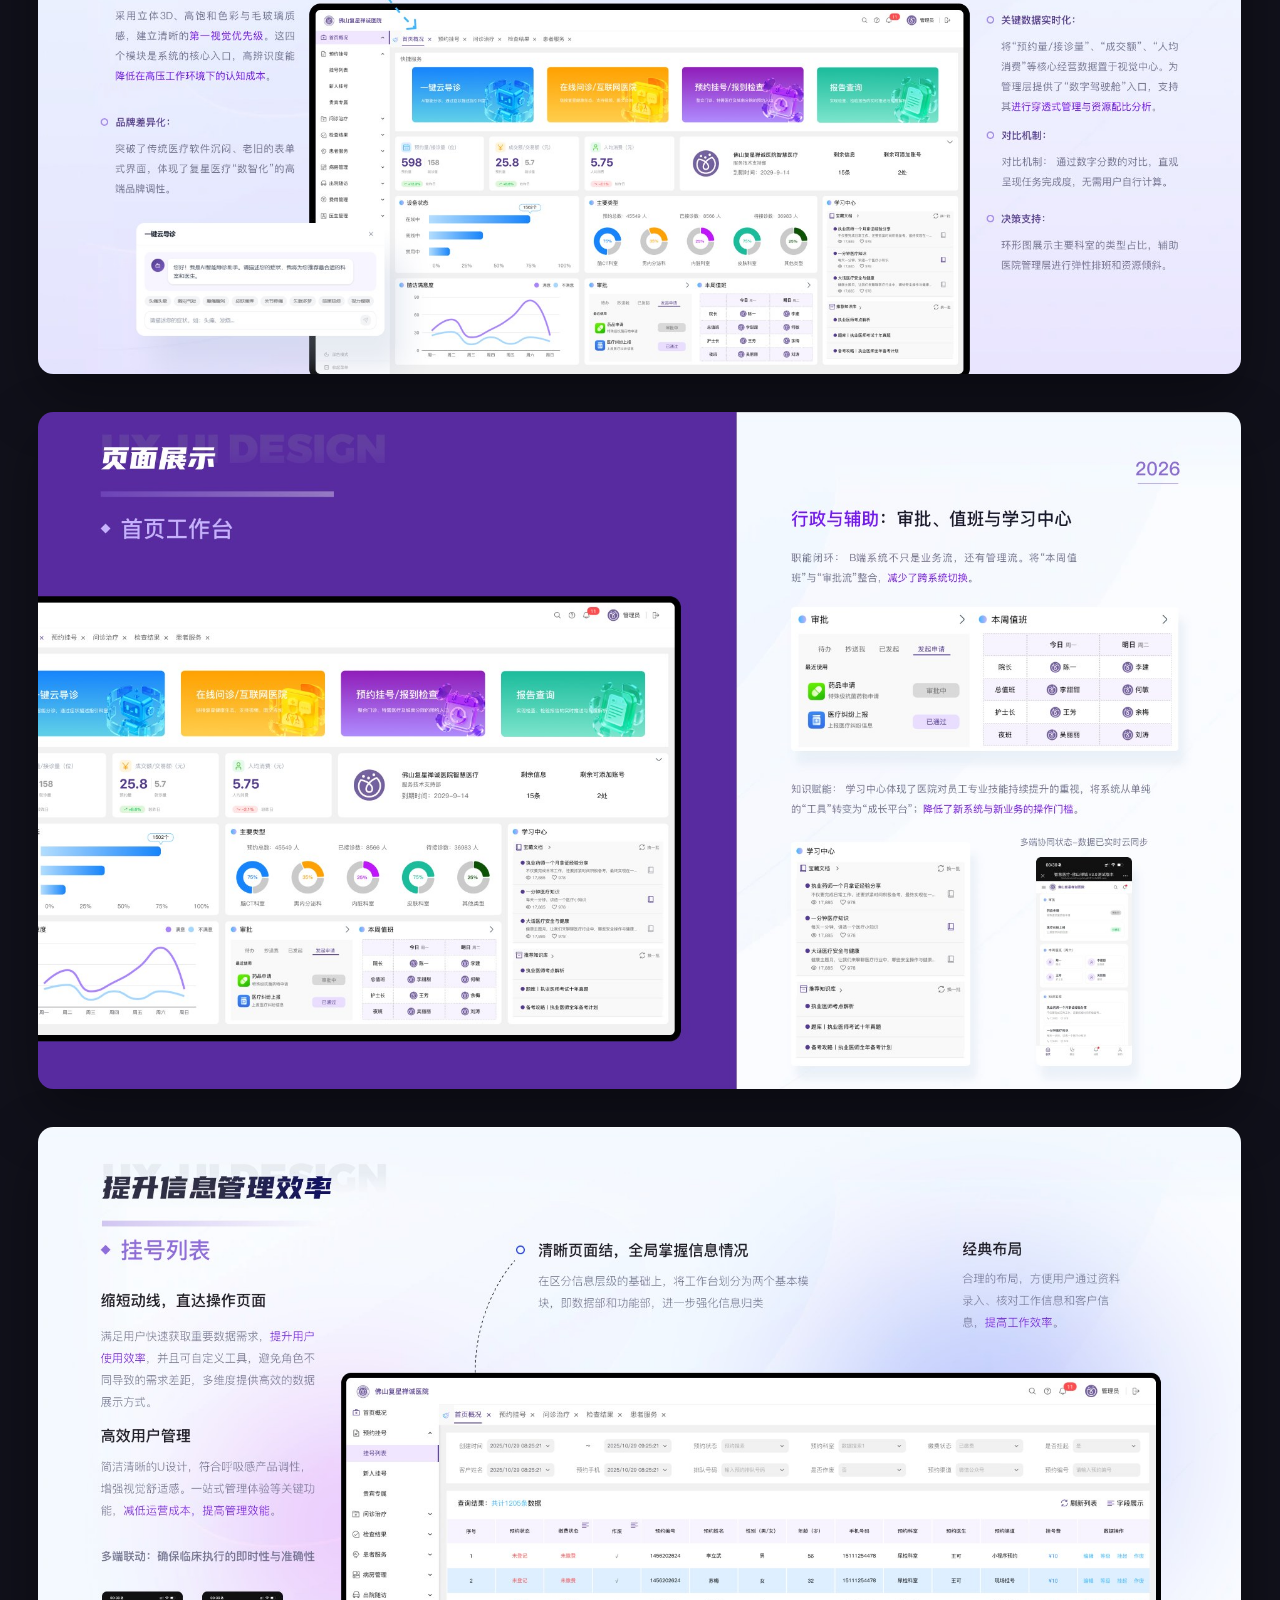
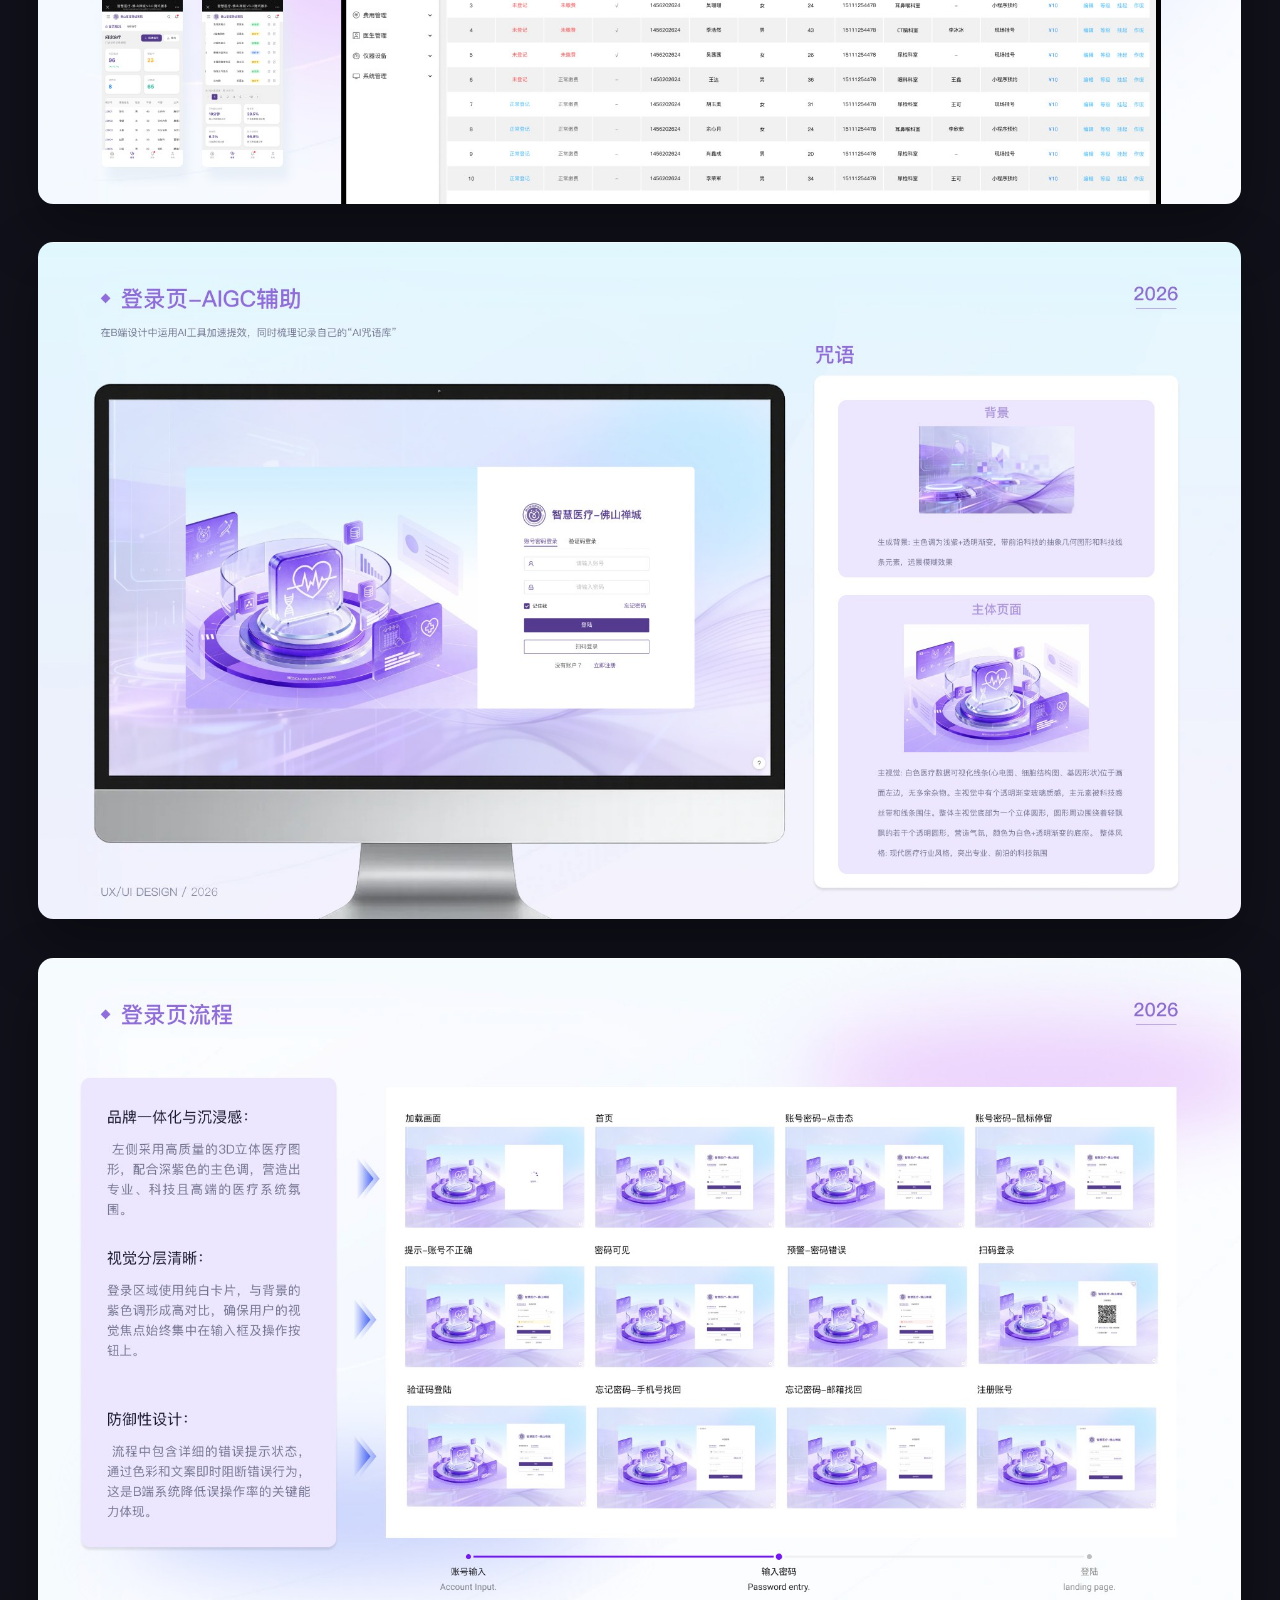
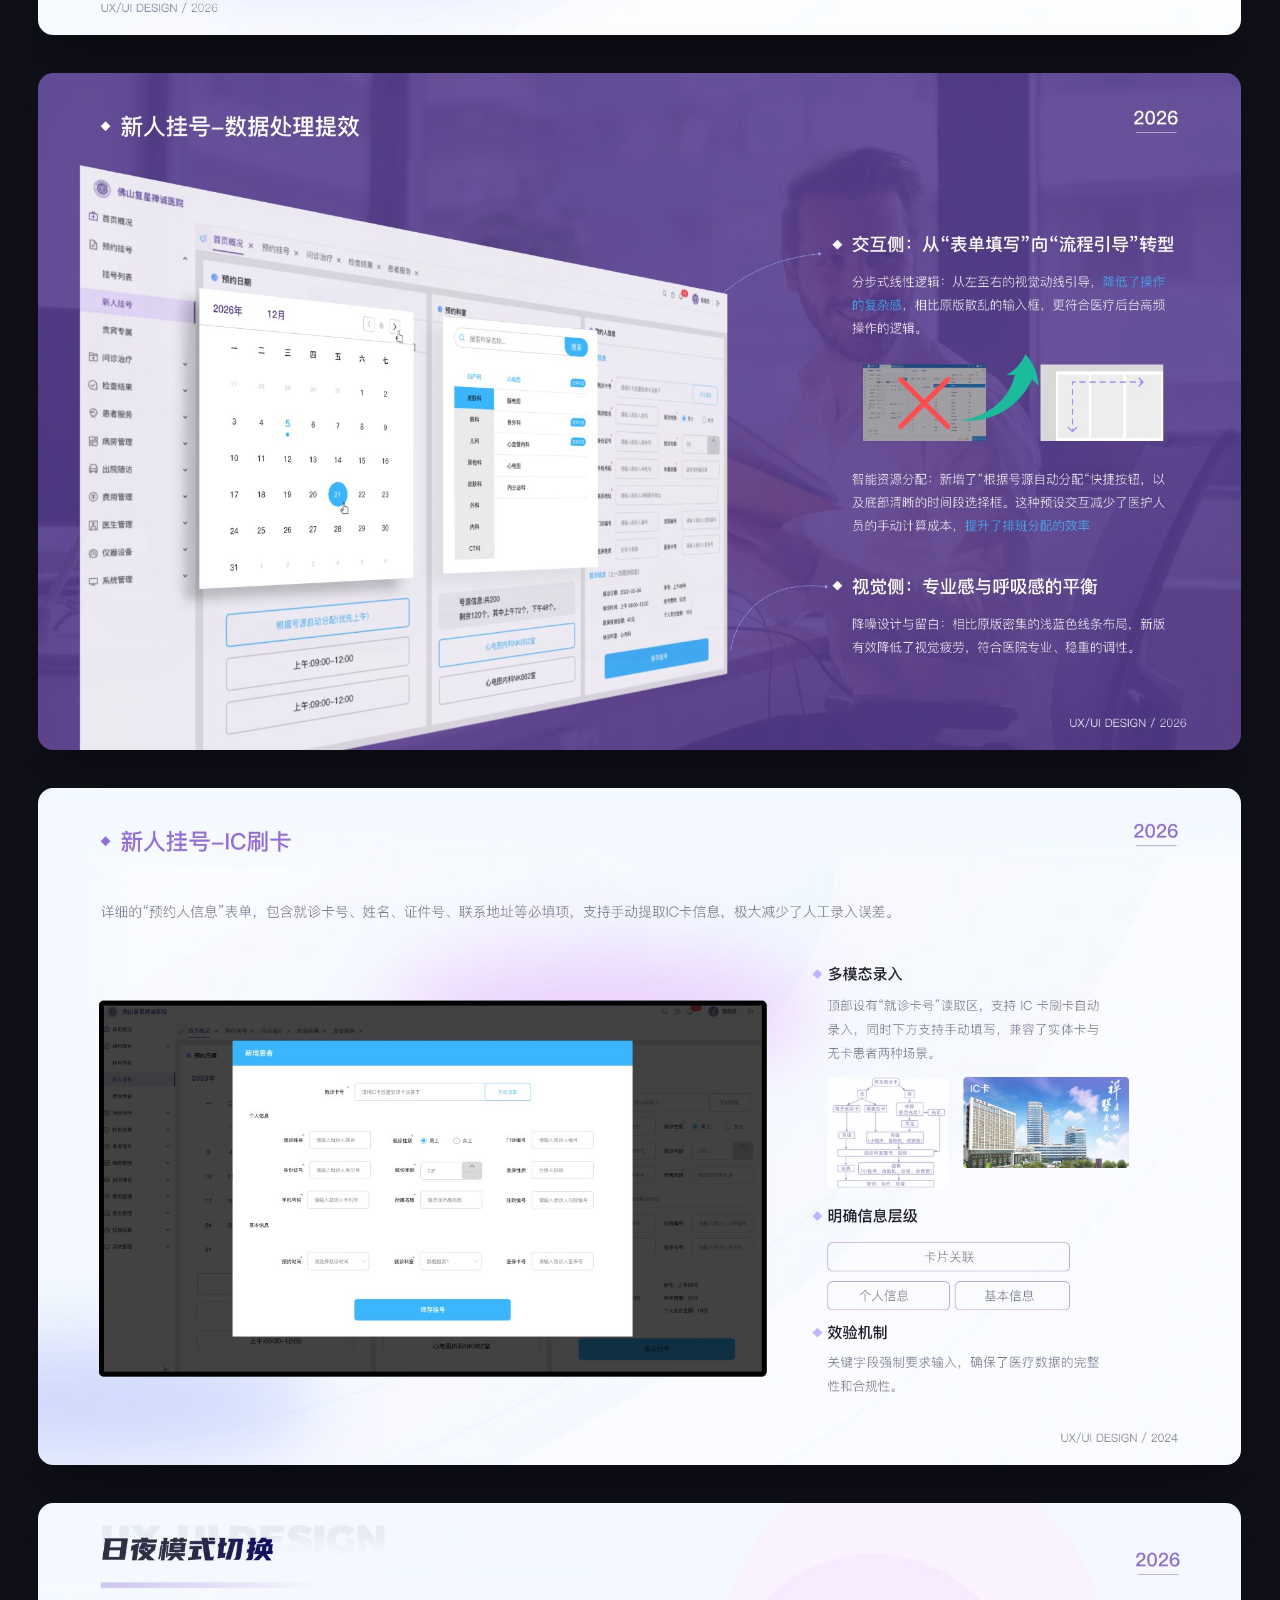
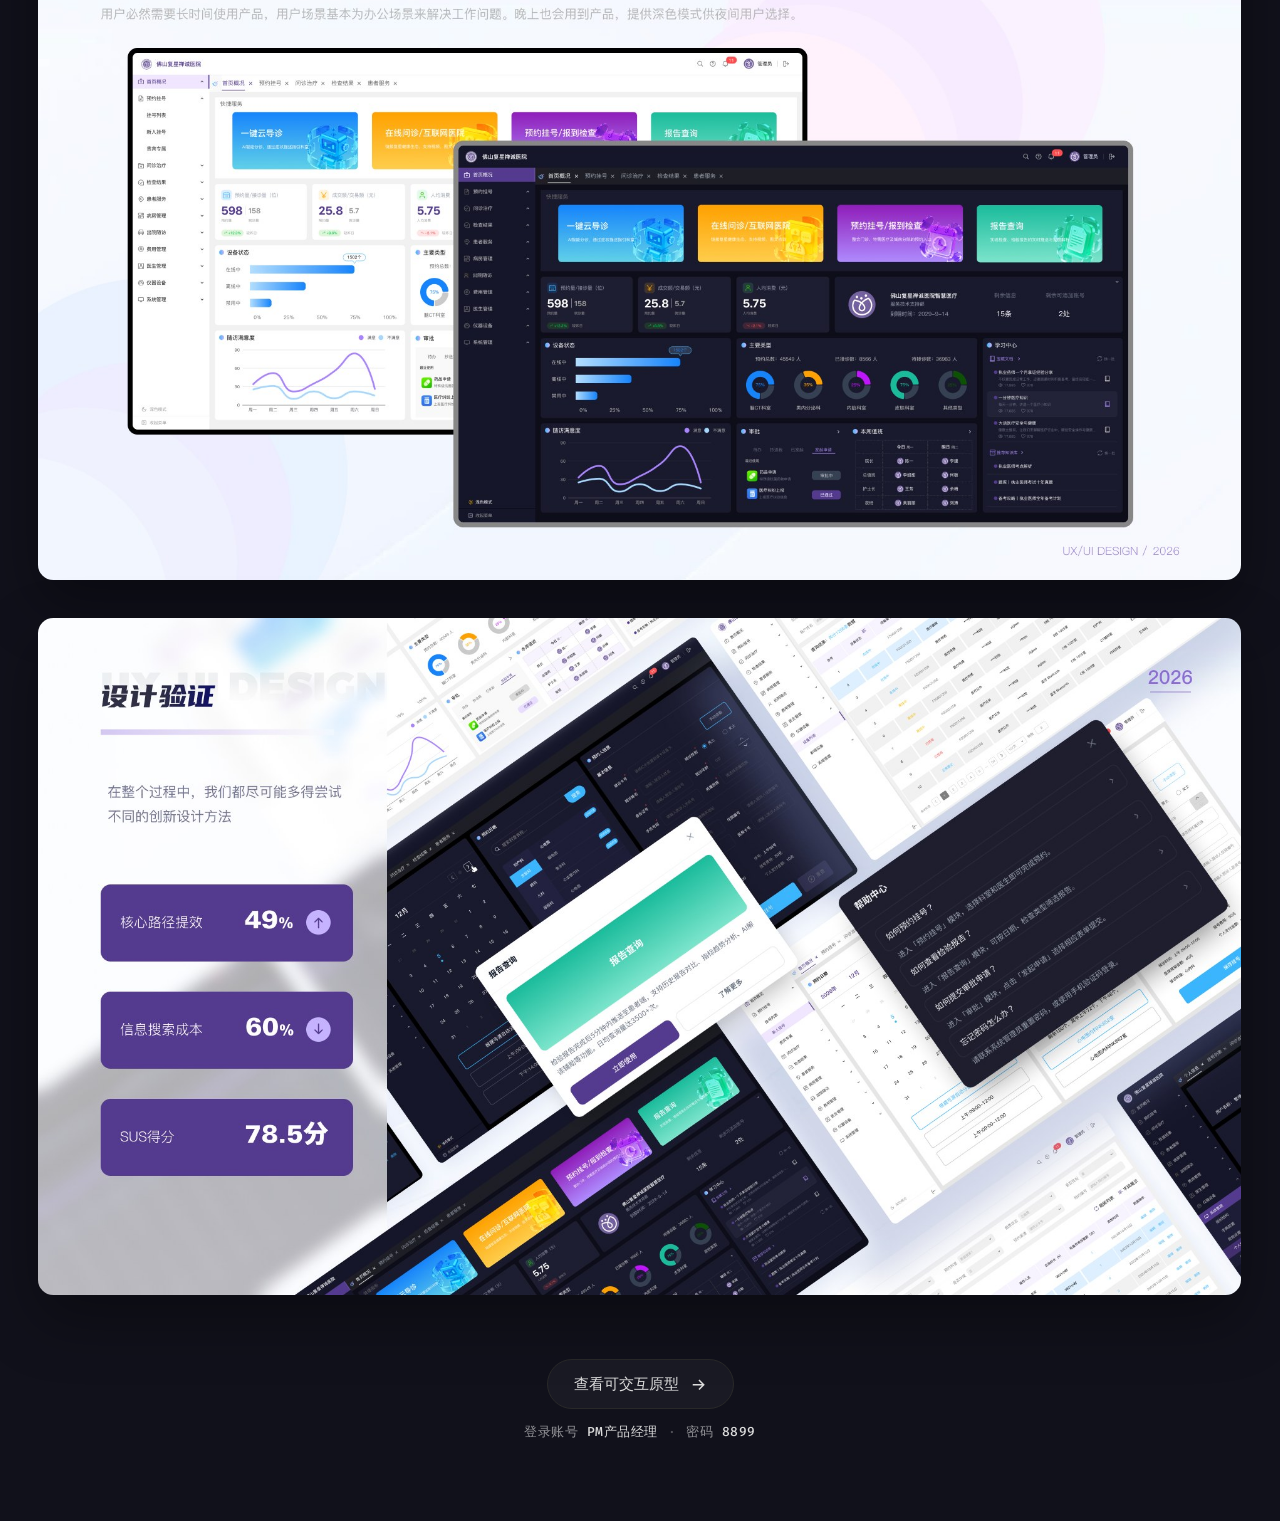
<file: project-fosun.html>
<!DOCTYPE html>
<html lang="zh-CN">

<head>
  <meta charset="UTF-8" />
  <meta name="viewport" content="width=device-width, initial-scale=1.0" />
  <!-- keep the portfolio out of search results: only people with the link should find it -->
  <meta name="robots" content="noindex, nofollow" />
  <meta name="theme-color" content="#11111b" />
  <title>复星禅城-智慧医疗系统 | Rong Yan</title>
  <link rel="icon" type="image/png" sizes="32x32" href="src/png/favicon-32.png" />
  <link rel="icon" type="image/png" sizes="192x192" href="src/png/favicon-192.png" />
  <link rel="apple-touch-icon" href="src/png/apple-touch-icon.png" />
  <link rel="stylesheet" href="https://fonts.googleapis.com/css2?family=Fira+Code&display=swap" />
  <link rel="stylesheet" href="project-detail.css?v=15" />
  <script>
    // zoom the first page in when the browser did not morph it from the project card
    (function () {
      var root = document.documentElement;
      if ("onpagereveal" in window) {
        window.addEventListener("pagereveal", function (e) {
          if (!e.viewTransition) {
            root.classList.add("enter-zoom");
            return;
          }
          // a skipped transition rejects these promises, which is expected
          e.viewTransition.ready.catch(function () {});
          e.viewTransition.finished.catch(function () {});
        }, { once: true });
      } else {
        root.classList.add("enter-zoom");
      }
    })();
  </script>
  <script src="project-detail.js?v=6" defer></script>
  <script src="site-extras.js?v=4" defer></script>
</head>

<body>
  <header class="detail-bar">
    <a class="detail-back" href="index.html#projects" aria-label="Back to projects">&#8592; &#60;/Projects&#62;</a>
    <div class="detail-bar-right">
      <div class="detail-bar-info">
        <span class="detail-bar-title">复星禅城-智慧医疗系统</span>
        <span class="detail-bar-meta">B端设计 · 多人协同管理平台</span>
      </div>
      <button class="detail-sound" type="button" aria-pressed="false" aria-label="打开背景音乐"></button>
    </div>
  </header>

  <main class="detail-main">
    <!-- Detail page images, stacked top to bottom -->
    <div class="detail-pages">
      <img src="src/projects/fosun/01.jpg?v=1" alt="封面 · 复星禅城-智慧医疗系统" width="1920" height="1080" style="view-transition-name: fosun-cover" />
      <img src="src/projects/fosun/02.jpg?v=1" alt="项目目标" width="1920" height="1080" decoding="async" />
      <img src="src/projects/fosun/03.jpg?v=1" alt="PEST 宏观环境分析" width="1920" height="1080" loading="lazy" decoding="async" />
      <img src="src/projects/fosun/04.jpg?v=1" alt="旧系统的三大核心制约" width="1920" height="1080" loading="lazy" decoding="async" />
      <img src="src/projects/fosun/05.jpg?v=1" alt="用户画像构建 · 全链路实施流程" width="1920" height="1080" loading="lazy" decoding="async" />
      <img src="src/projects/fosun/06.jpg?v=1" alt="用户特征亲和图" width="1920" height="1080" loading="lazy" decoding="async" />
      <img src="src/projects/fosun/07.jpg?v=1" alt="用户画像" width="1920" height="2057" loading="lazy" decoding="async" />
      <img src="src/projects/fosun/08.jpg?v=1" alt="设计决策" width="1920" height="1080" loading="lazy" decoding="async" />
      <img src="src/projects/fosun/09.jpg?v=1" alt="设计规范 · 颜色" width="1920" height="1080" loading="lazy" decoding="async" />
      <img src="src/projects/fosun/10.jpg?v=1" alt="设计规范 · 字体与图标" width="1920" height="1080" loading="lazy" decoding="async" />
      <img src="src/projects/fosun/11.jpg?v=1" alt="栅格规范" width="1920" height="1080" loading="lazy" decoding="async" />
      <img src="src/projects/fosun/12.jpg?v=1" alt="组件库整理" width="1920" height="1080" loading="lazy" decoding="async" />
      <img src="src/projects/fosun/13.jpg?v=1" alt="页面展示 · 首页工作台" width="1920" height="1080" loading="lazy" decoding="async" />
      <img src="src/projects/fosun/14.jpg?v=1" alt="页面展示 · 首页工作台" width="1920" height="1080" loading="lazy" decoding="async" />
      <img src="src/projects/fosun/15.jpg?v=1" alt="提升信息管理效率 · 挂号列表" width="1920" height="1080" loading="lazy" decoding="async" />
      <img src="src/projects/fosun/16.jpg?v=1" alt="登录页 · AIGC 辅助" width="1920" height="1080" loading="lazy" decoding="async" />
      <img src="src/projects/fosun/17.jpg?v=1" alt="登录页流程" width="1920" height="1080" loading="lazy" decoding="async" />
      <img src="src/projects/fosun/18.jpg?v=1" alt="新人挂号 · 数据处理提效" width="1920" height="1080" loading="lazy" decoding="async" />
      <img src="src/projects/fosun/19.jpg?v=1" alt="新人挂号 · IC 刷卡" width="1920" height="1080" loading="lazy" decoding="async" />
      <img src="src/projects/fosun/20.jpg?v=1" alt="日夜模式切换" width="1920" height="1080" loading="lazy" decoding="async" />
      <img src="src/projects/fosun/21.jpg?v=1" alt="设计验证" width="1920" height="1080" loading="lazy" decoding="async" />
    </div>

    <div class="detail-end">
      <a class="detail-cta" href="https://yutan.c4d99.com/" target="_blank" rel="noopener">
        查看可交互原型
        <svg viewBox="0 0 24 24" aria-hidden="true"><path d="M5 12h12.2l-4.6-4.6L14 6l7 7-7 7-1.4-1.4 4.6-4.6H5z" /></svg>
      </a>
      <!-- demo login for the prototype, shown so viewers can sign in -->
      <p class="detail-cred">登录账号 <b>PM产品经理</b><span aria-hidden="true">·</span>密码 <b>8899</b></p>
    </div>
  </main>
</body>

</html>
</file>
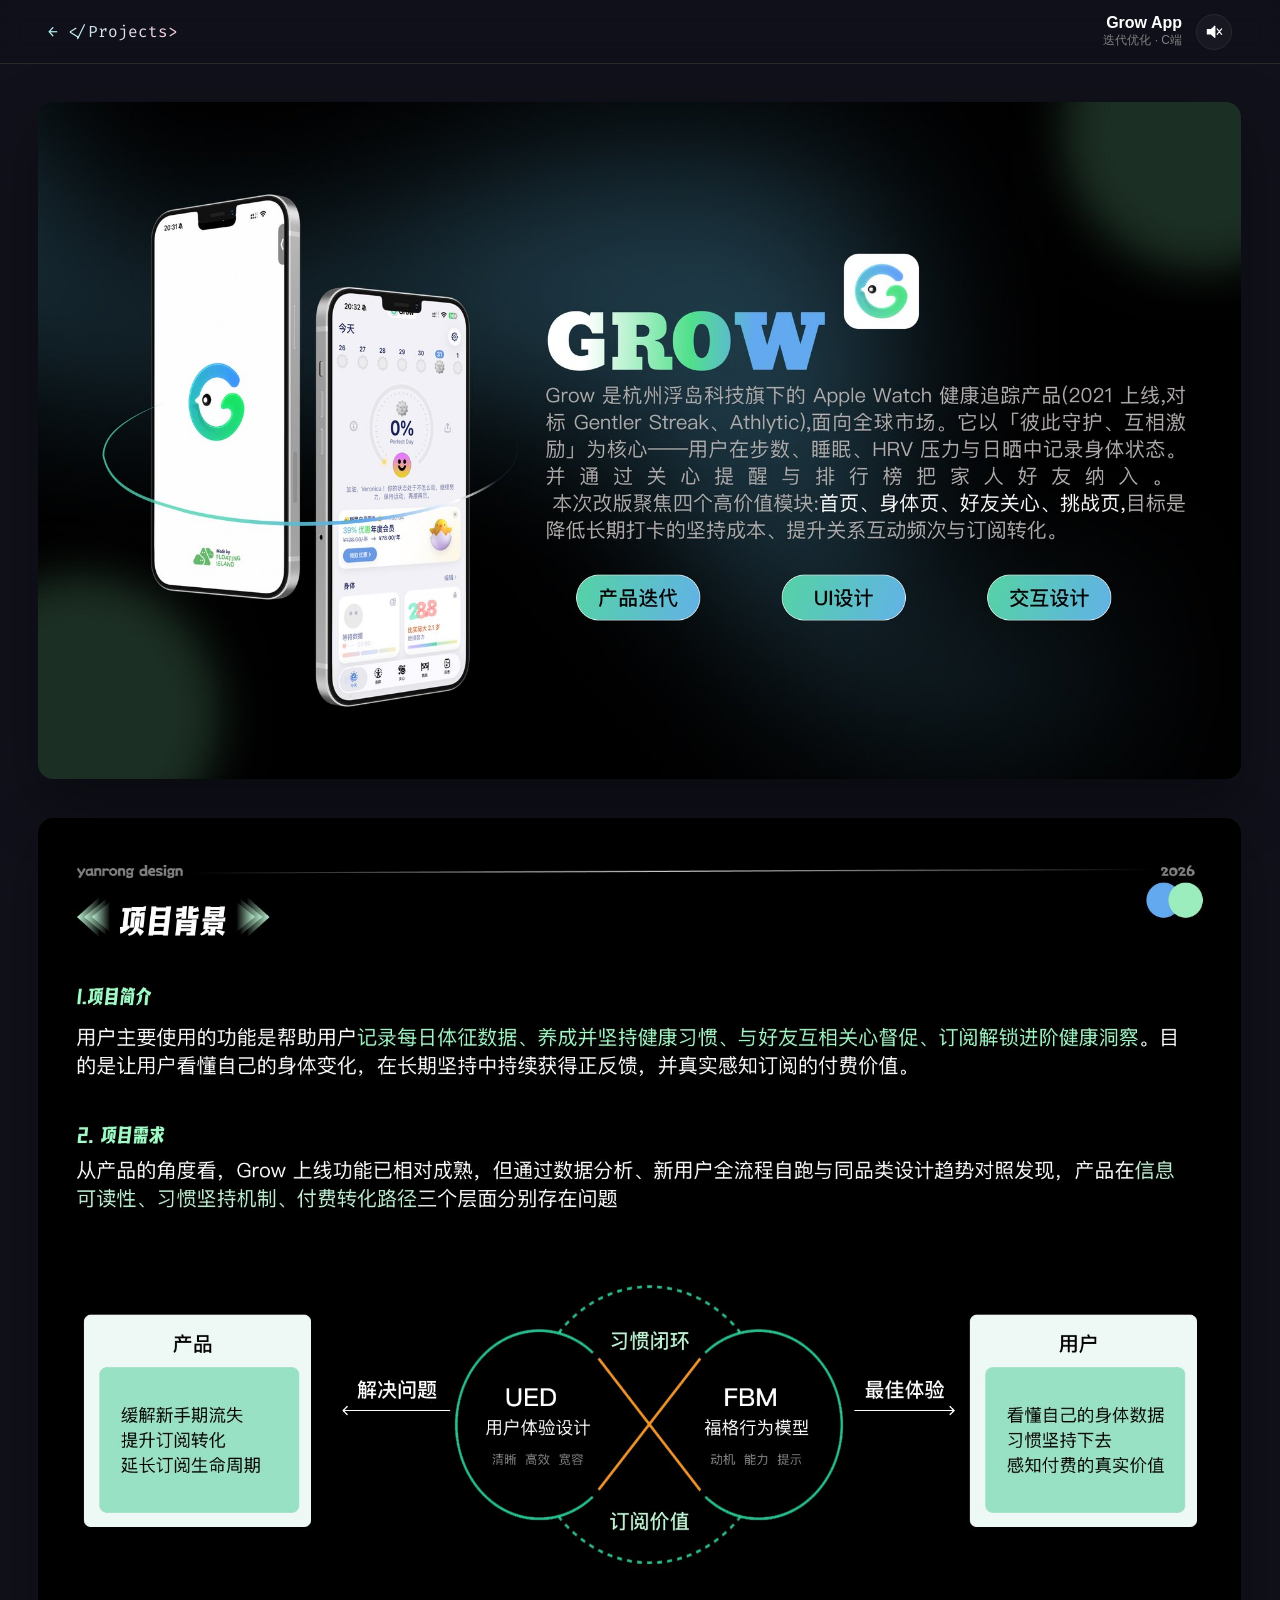
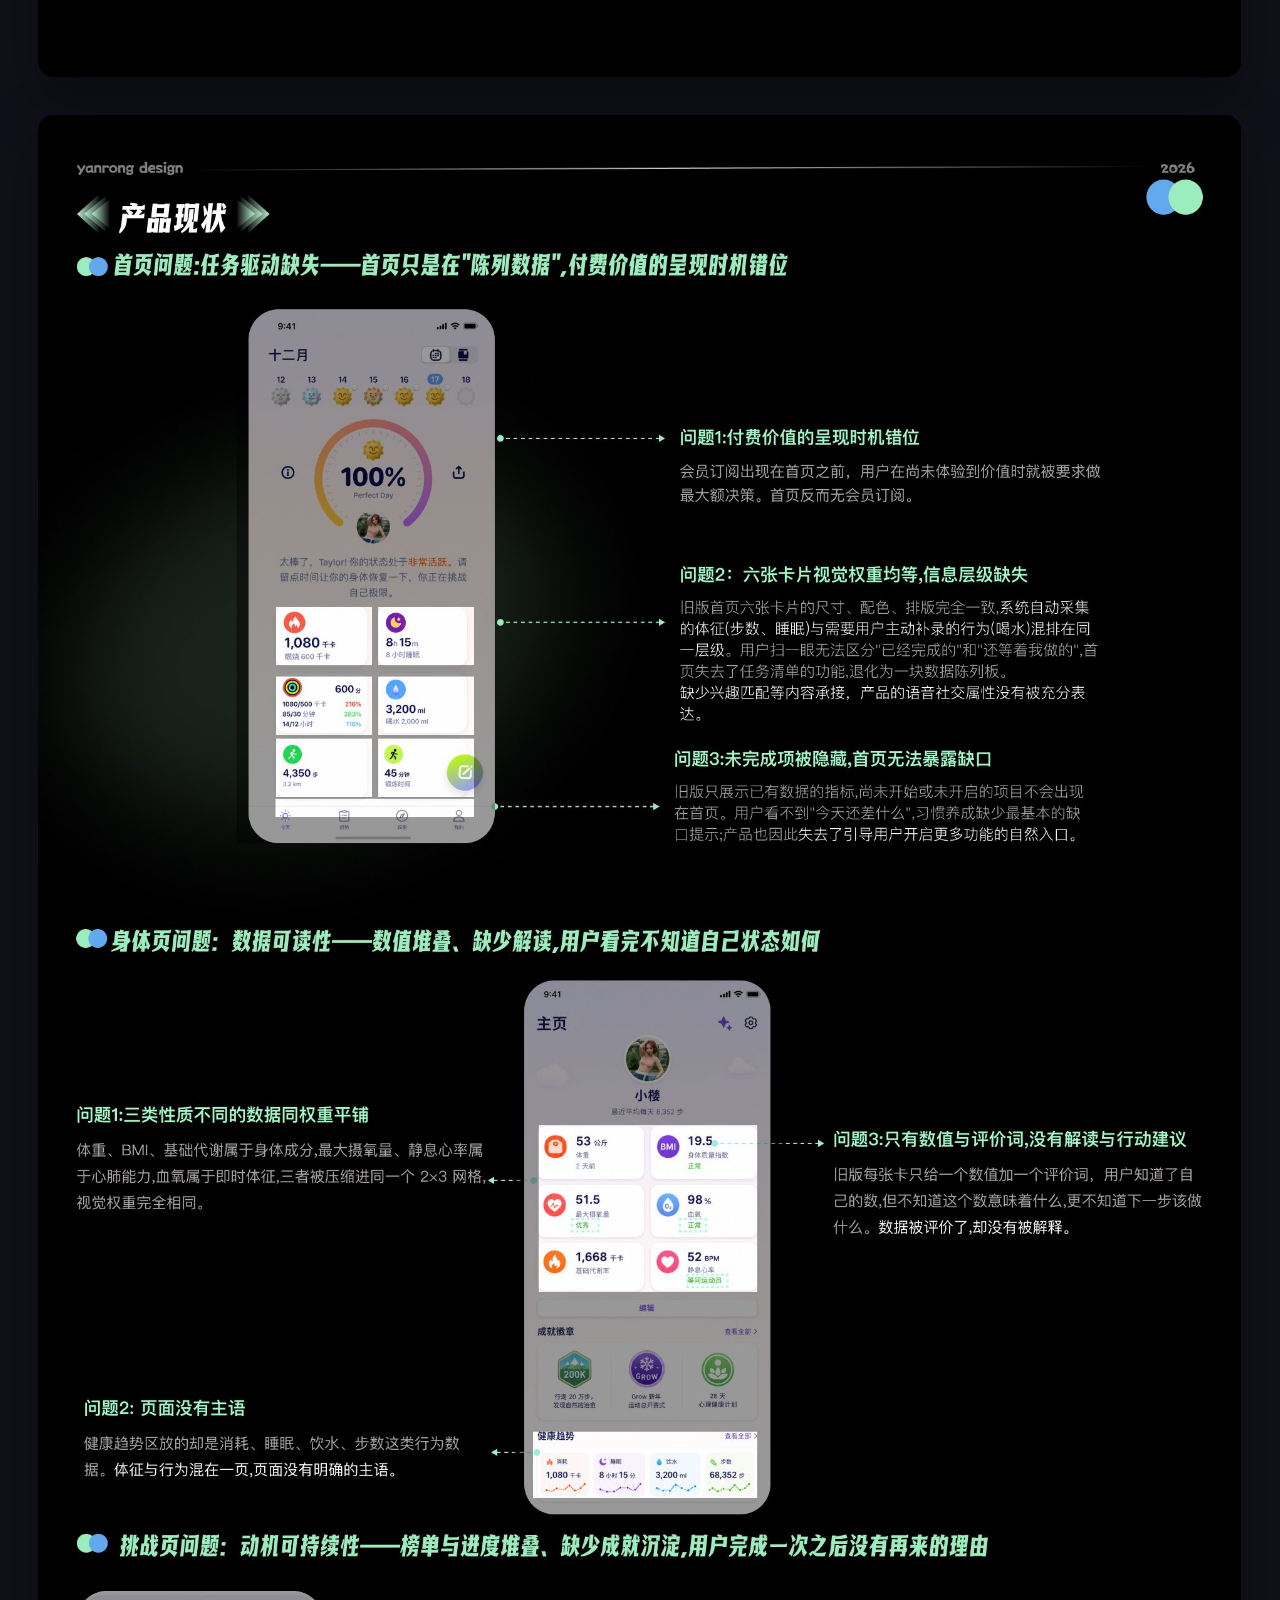
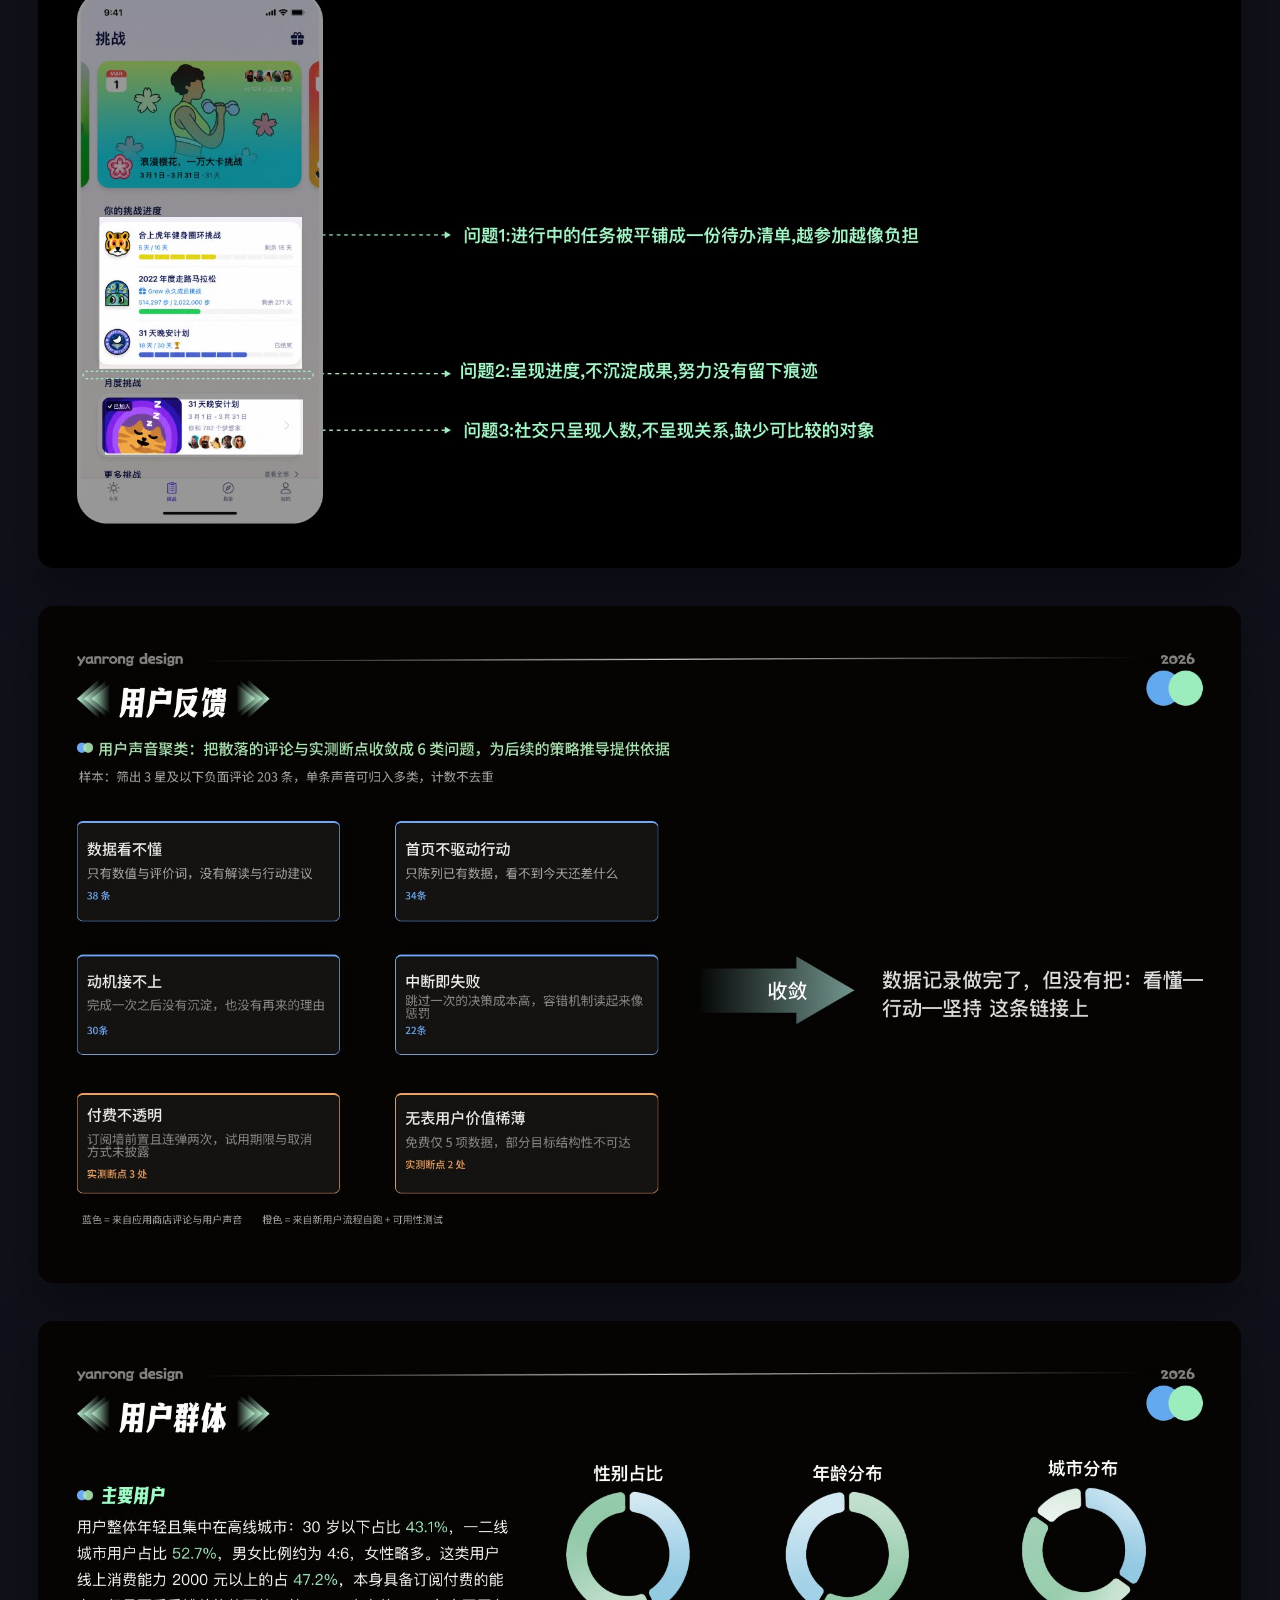
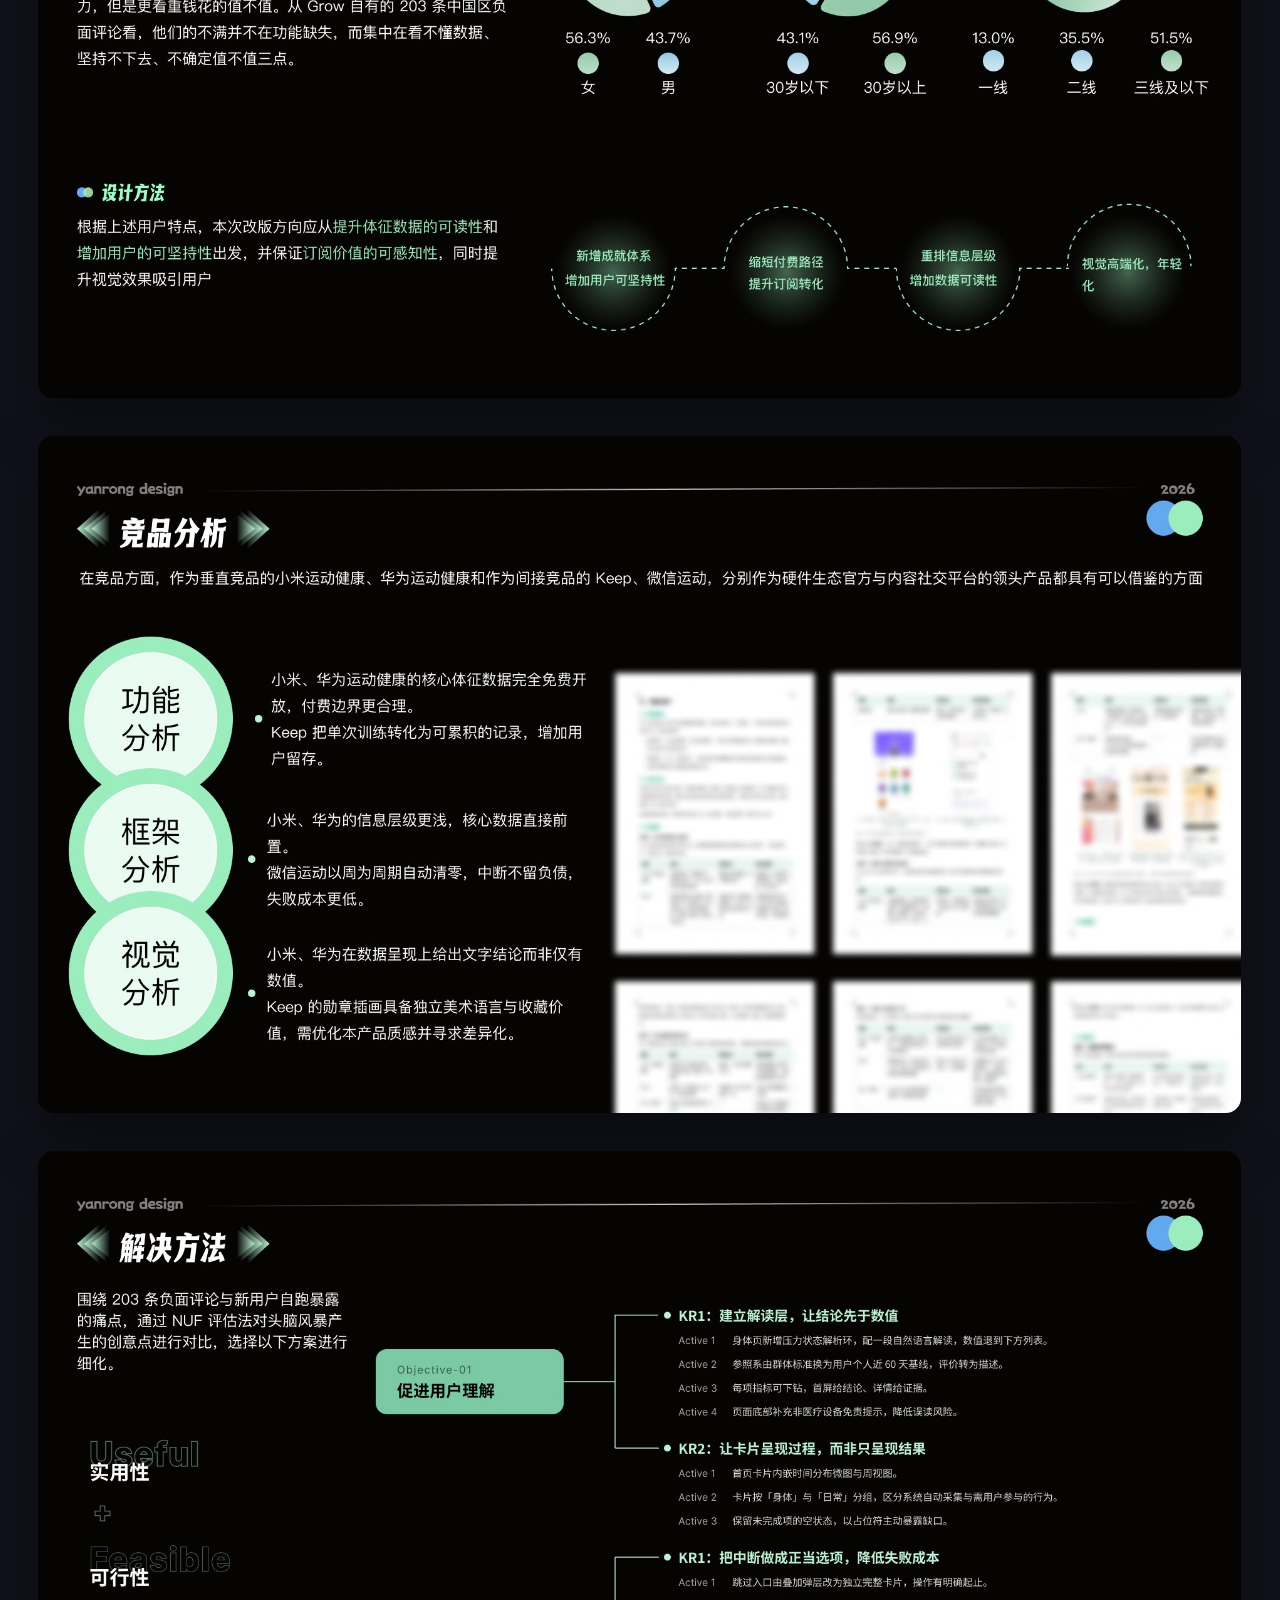
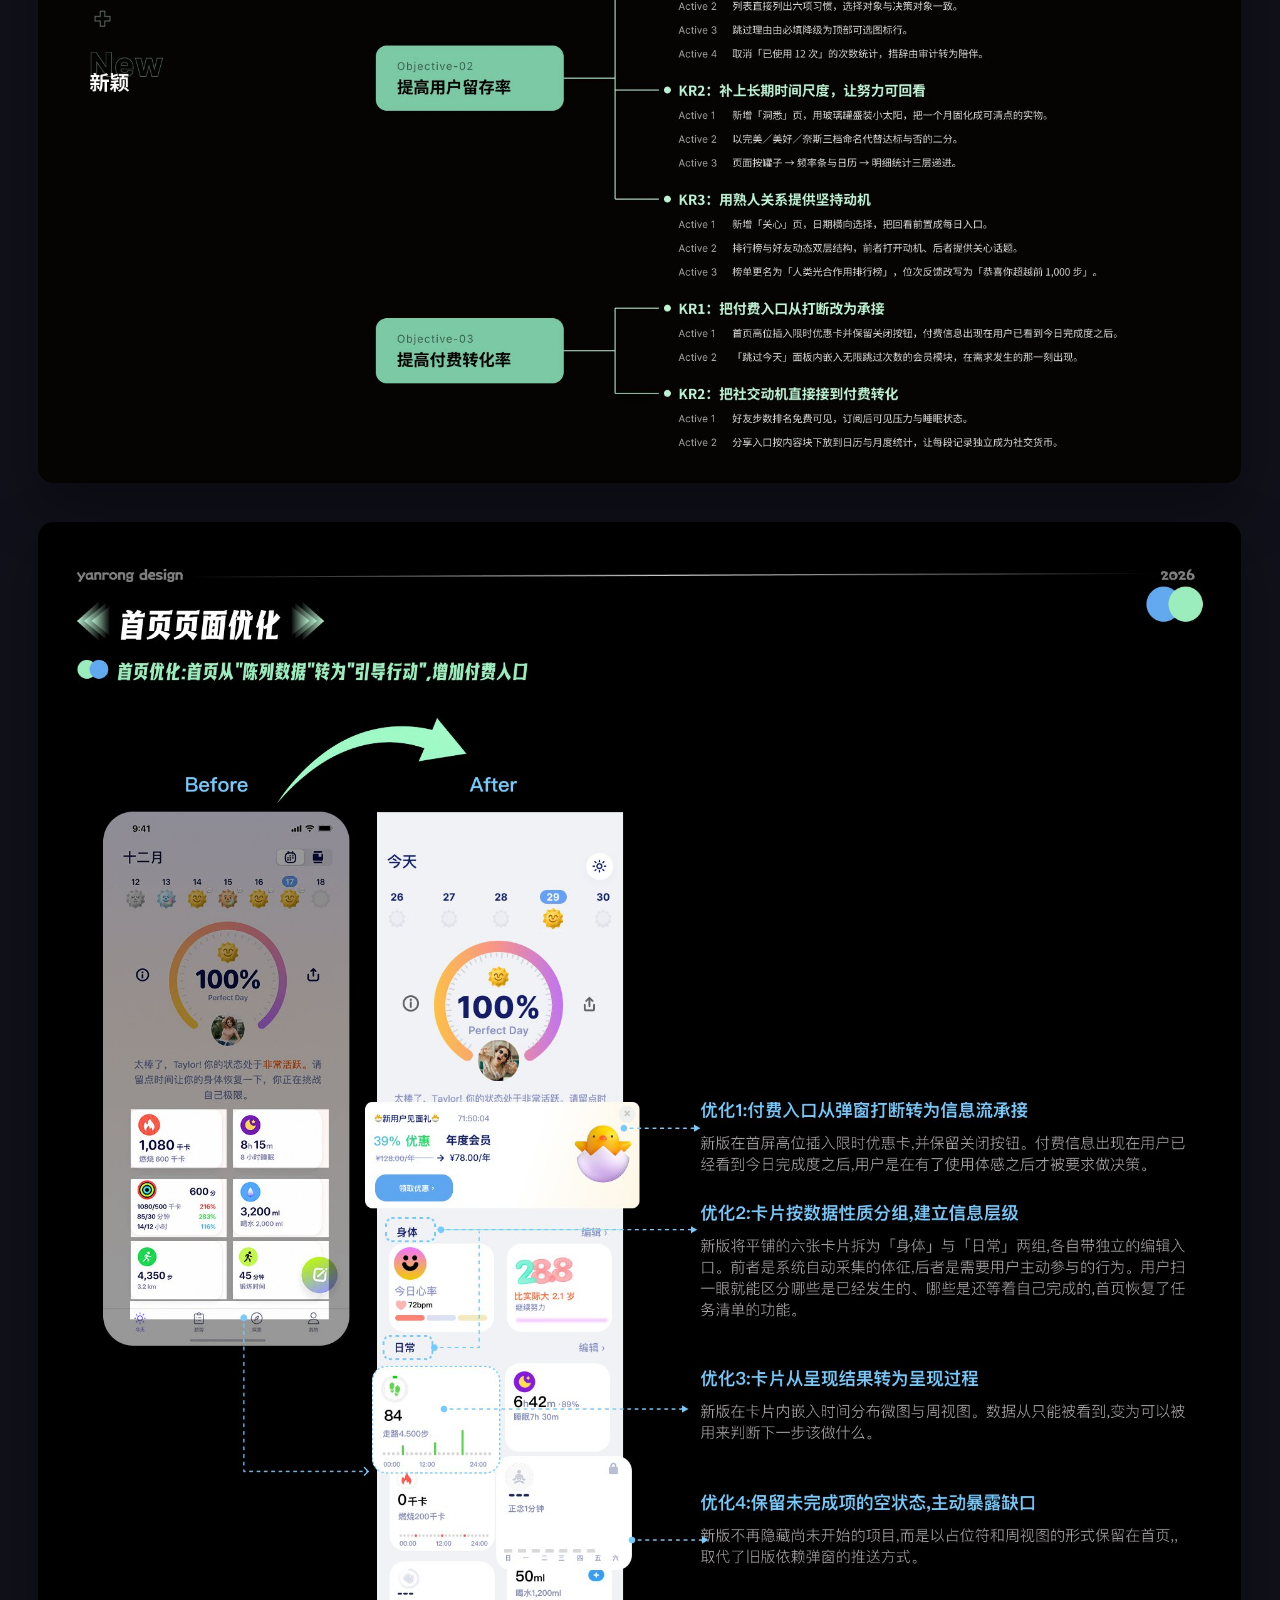
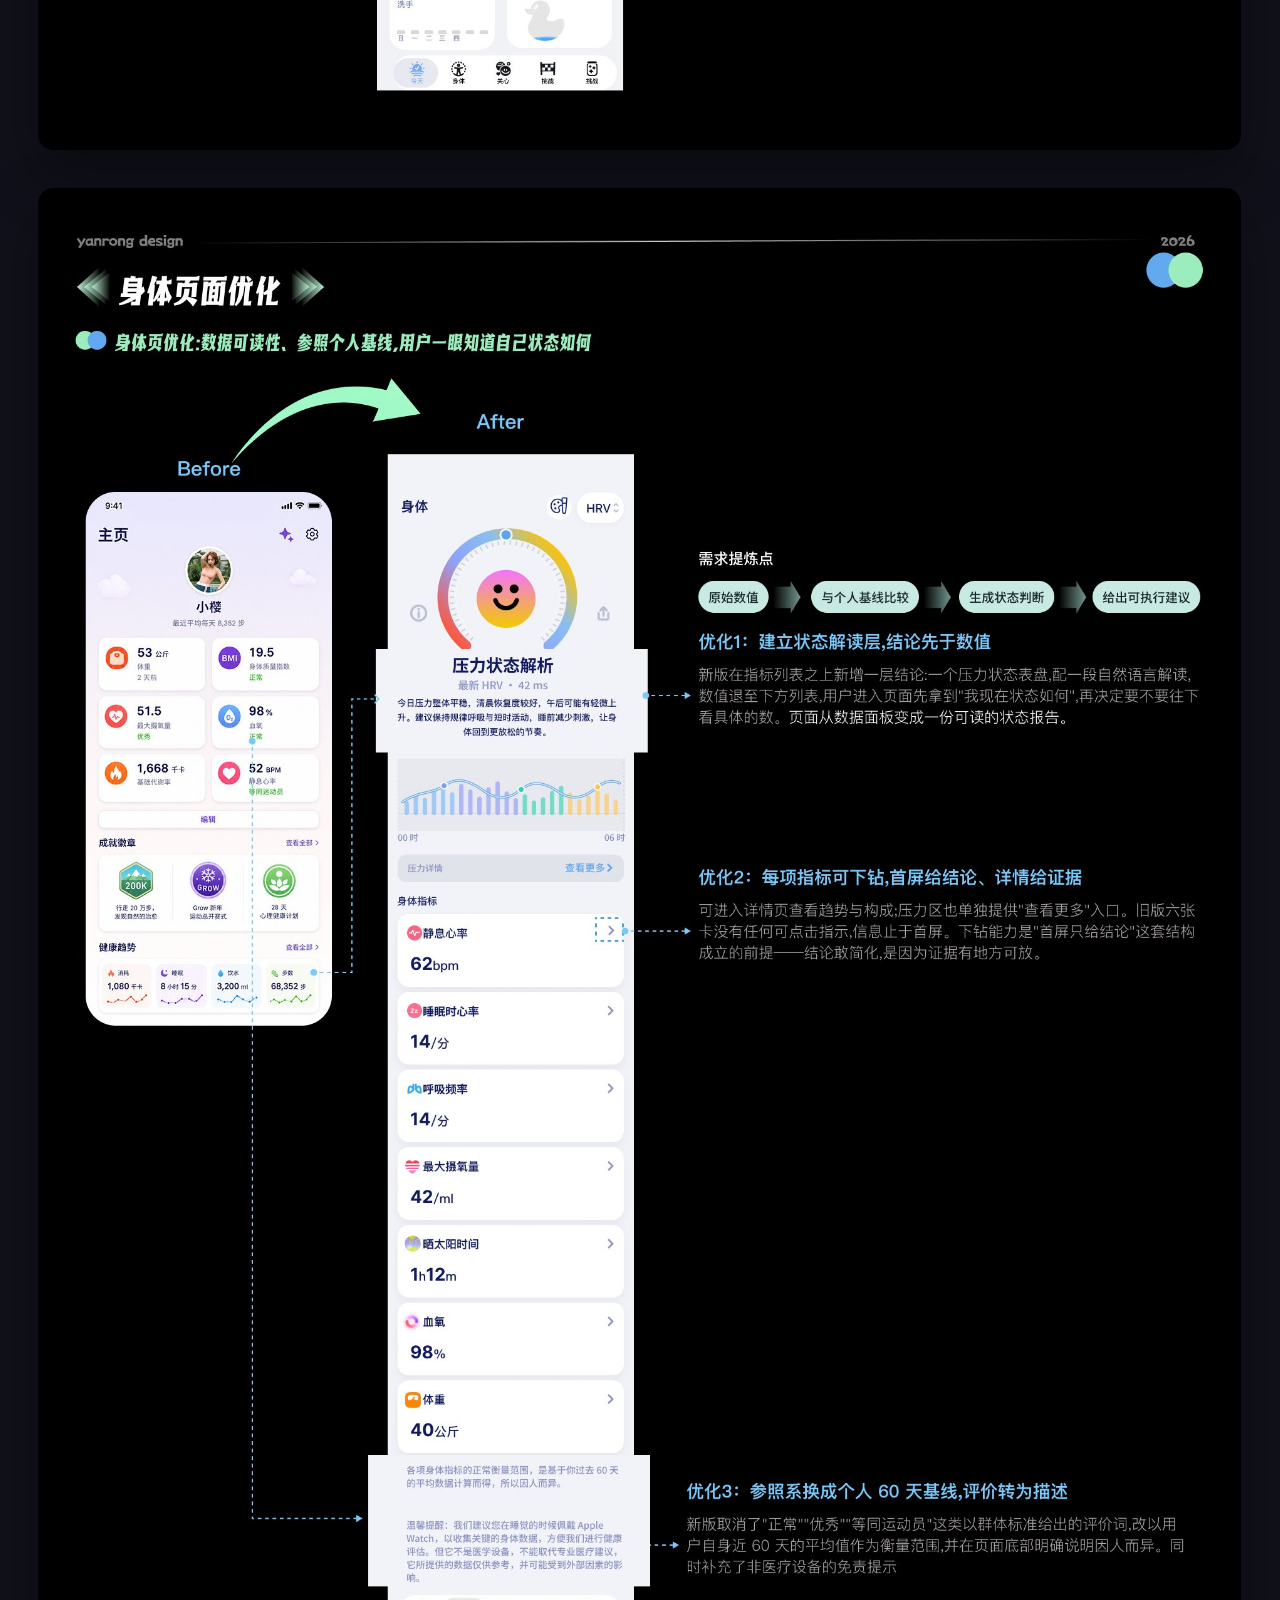
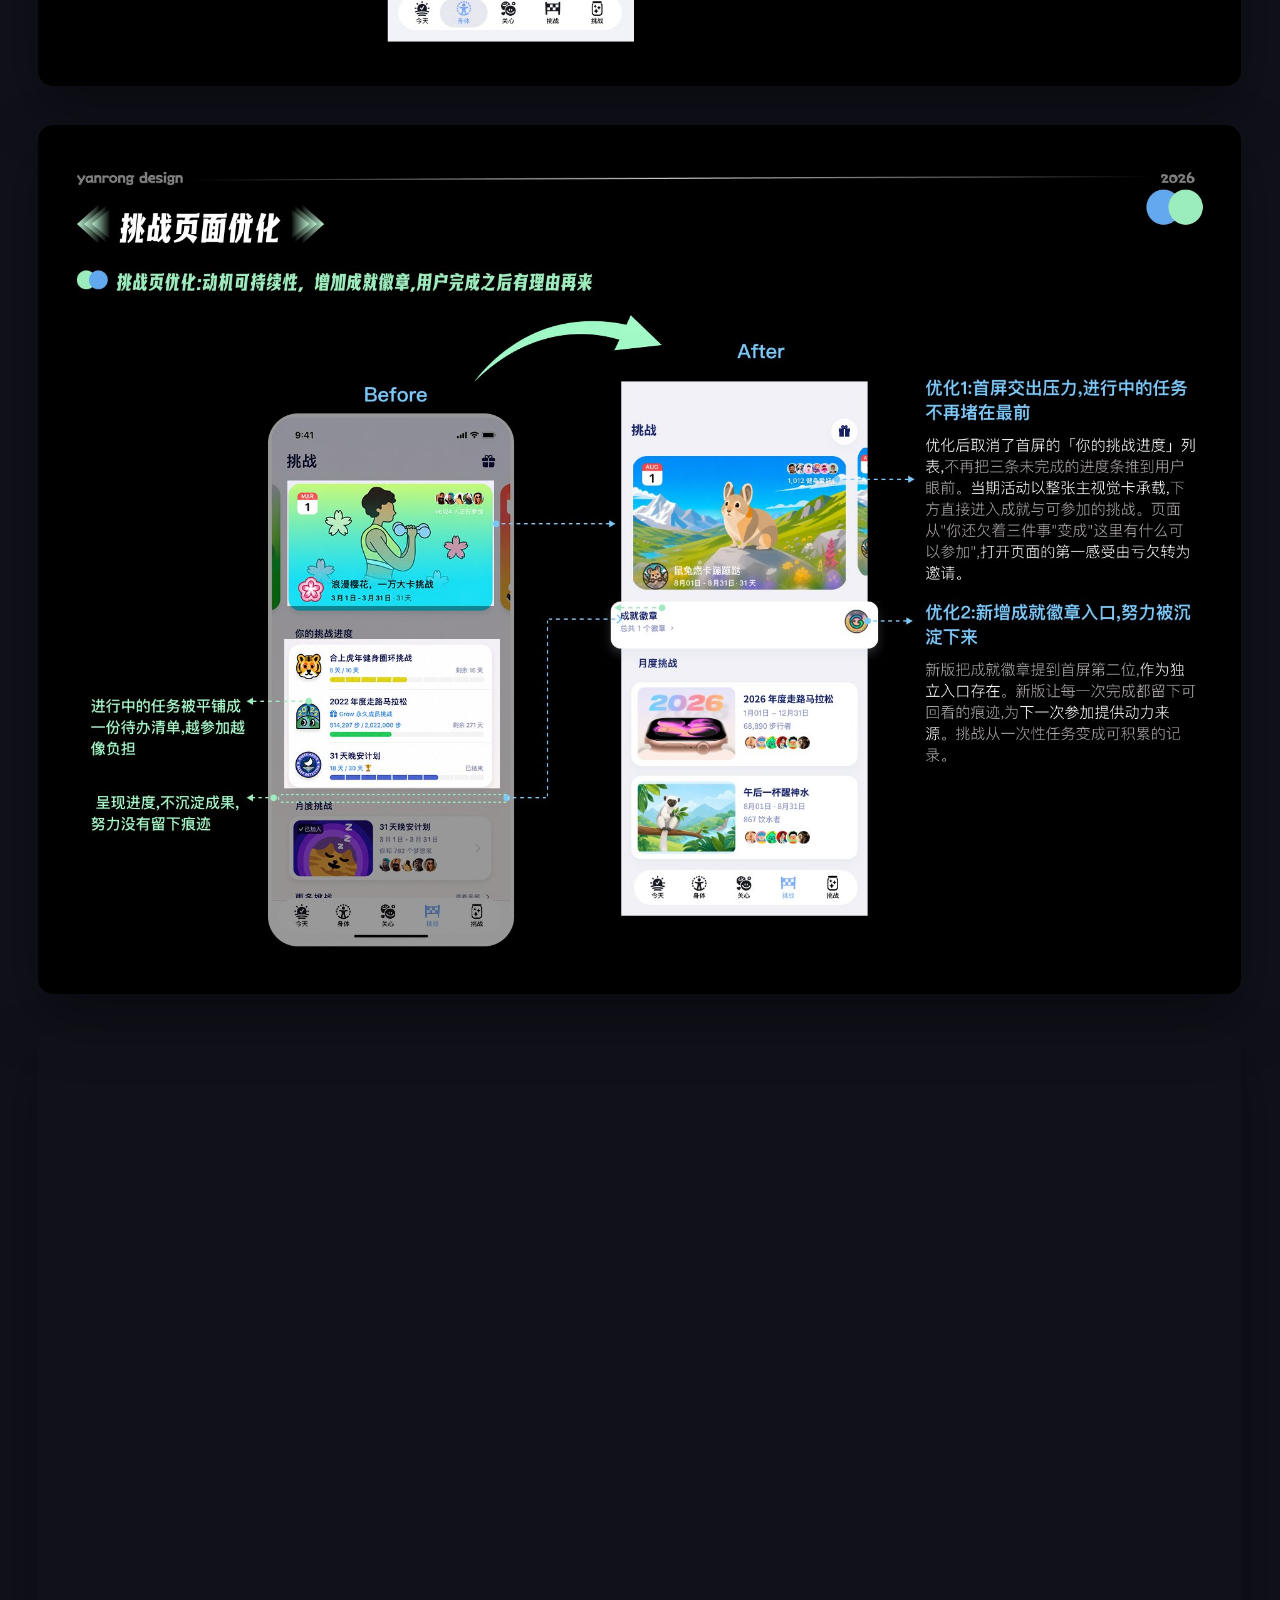
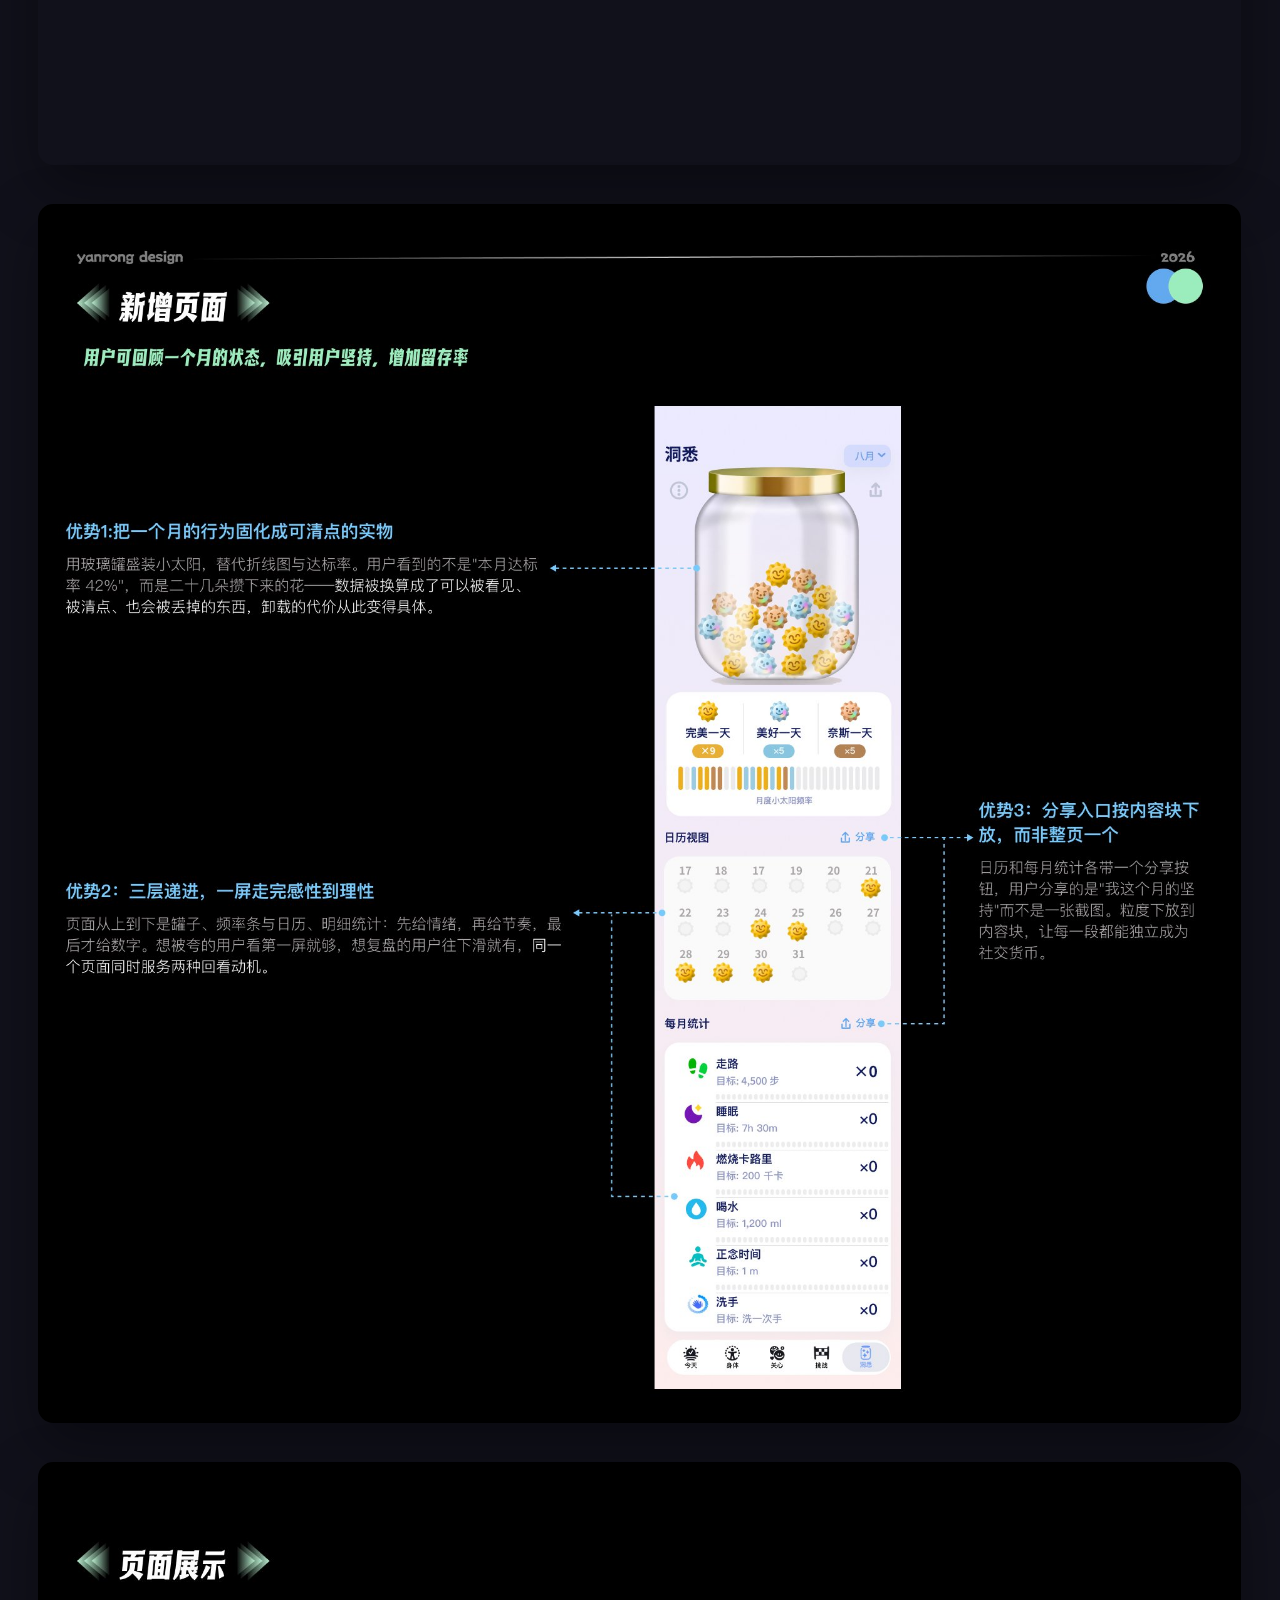
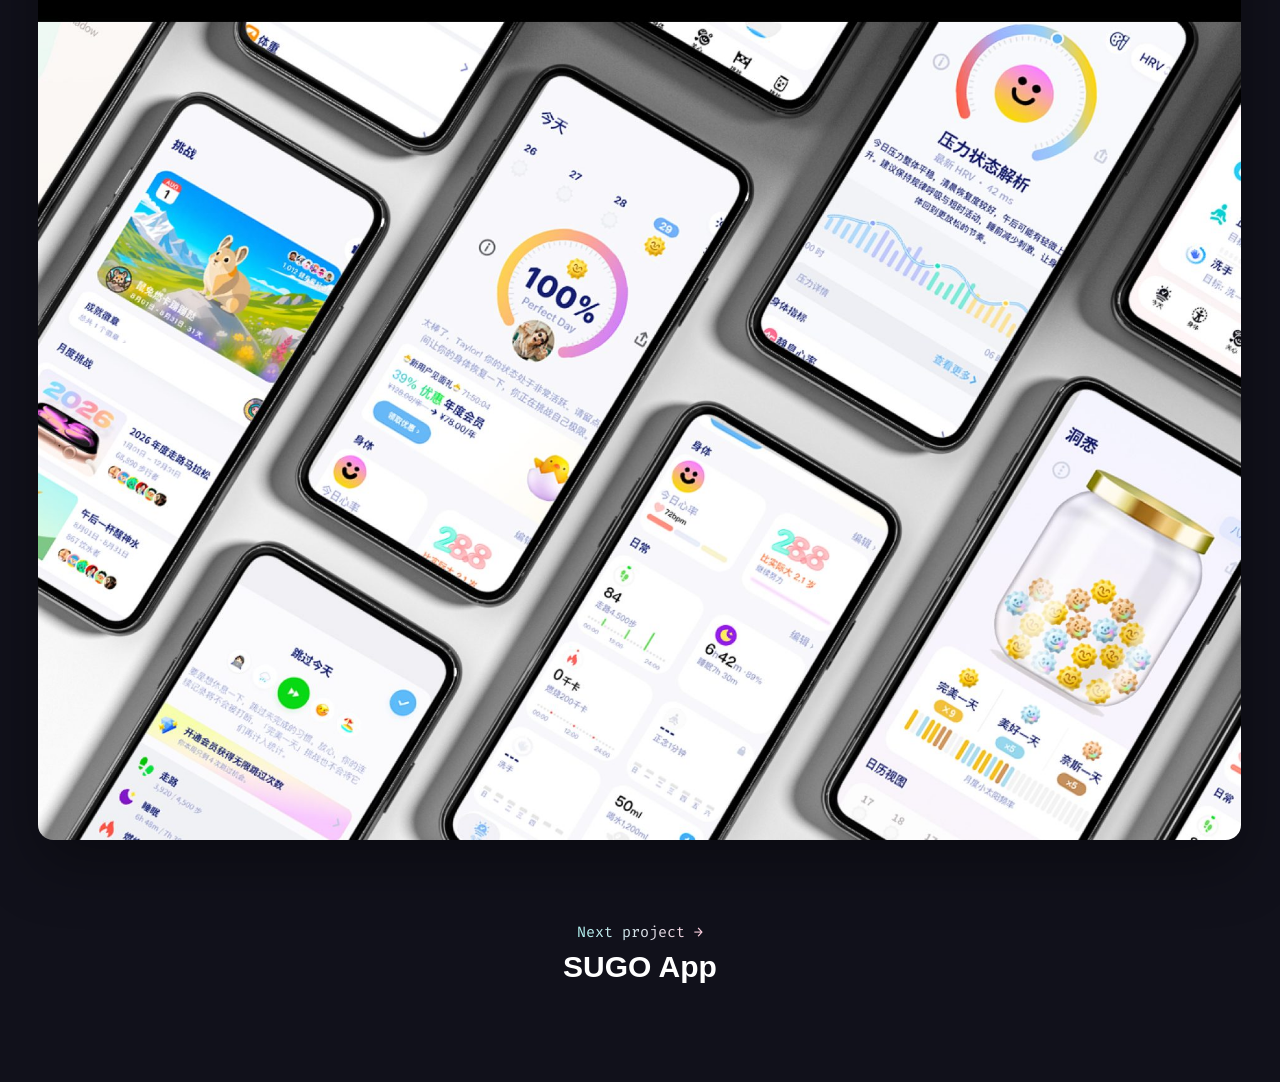
<file: project-grow.html>
<!DOCTYPE html>
<html lang="zh-CN">

<head>
  <meta charset="UTF-8" />
  <meta name="viewport" content="width=device-width, initial-scale=1.0" />
  <!-- keep the portfolio out of search results: only people with the link should find it -->
  <meta name="robots" content="noindex, nofollow" />
  <meta name="theme-color" content="#11111b" />
  <title>Grow App | Rong Yan</title>
  <link rel="icon" type="image/png" sizes="32x32" href="src/png/favicon-32.png" />
  <link rel="icon" type="image/png" sizes="192x192" href="src/png/favicon-192.png" />
  <link rel="apple-touch-icon" href="src/png/apple-touch-icon.png" />
  <link rel="stylesheet" href="https://fonts.googleapis.com/css2?family=Fira+Code&display=swap" />
  <link rel="stylesheet" href="project-detail.css?v=11" />
  <script>
    // zoom the first page in when the browser did not morph it from the project card
    (function () {
      var root = document.documentElement;
      if ("onpagereveal" in window) {
        window.addEventListener("pagereveal", function (e) {
          if (!e.viewTransition) {
            root.classList.add("enter-zoom");
            return;
          }
          // a skipped transition rejects these promises, which is expected
          e.viewTransition.ready.catch(function () {});
          e.viewTransition.finished.catch(function () {});
        }, { once: true });
      } else {
        root.classList.add("enter-zoom");
      }
    })();
  </script>
  <script src="project-detail.js?v=6" defer></script>
  <script src="site-extras.js?v=4" defer></script>
</head>

<body>
  <header class="detail-bar">
    <a class="detail-back" href="index.html#projects" aria-label="Back to projects">&#8592; &#60;/Projects&#62;</a>
    <div class="detail-bar-right">
      <div class="detail-bar-info">
        <span class="detail-bar-title">Grow App</span>
        <span class="detail-bar-meta">迭代优化 · C端</span>
      </div>
      <button class="detail-sound" type="button" aria-pressed="false" aria-label="打开背景音乐"></button>
    </div>
  </header>

  <main class="detail-main">
    <!-- Detail page images, stacked top to bottom -->
    <div class="detail-pages">
      <img src="src/projects/grow/01.jpg?v=2" alt="Grow App 封面" width="1920" height="1080" style="view-transition-name: grow-cover" />
      <img src="src/projects/grow/02.jpg?v=2" alt="项目背景" width="1920" height="1370" decoding="async" />
      <img src="src/projects/grow/03.jpg?v=2" alt="产品现状" width="1920" height="3276" loading="lazy" decoding="async" />
      <img src="src/projects/grow/04.jpg?v=2" alt="用户反馈" width="1920" height="1080" loading="lazy" decoding="async" />
      <img src="src/projects/grow/05.jpg?v=2" alt="用户群体" width="1920" height="1080" loading="lazy" decoding="async" />
      <img src="src/projects/grow/06.jpg?v=2" alt="竞品分析" width="1920" height="1080" loading="lazy" decoding="async" />
      <img src="src/projects/grow/07.jpg?v=2" alt="解决方法" width="1920" height="1487" loading="lazy" decoding="async" />
      <img src="src/projects/grow/08.jpg?v=2" alt="首页页面优化" width="1920" height="1959" loading="lazy" decoding="async" />
      <img src="src/projects/grow/09.jpg?v=2" alt="身体页面优化" width="1920" height="2391" loading="lazy" decoding="async" />
      <img src="src/projects/grow/10.jpg?v=2" alt="挑战页面优化" width="1920" height="1386" loading="lazy" decoding="async" />
      <img src="src/projects/grow/11.jpg?v=2" alt="新增页面" width="1920" height="1172" loading="lazy" decoding="async" />
      <img src="src/projects/grow/12.jpg?v=2" alt="新增页面 设计细节" width="1920" height="1945" loading="lazy" decoding="async" />
      <img src="src/projects/grow/13.jpg?v=2" alt="页面展示" width="1920" height="1561" loading="lazy" decoding="async" />
    </div>

    <div class="detail-end">
      <a class="detail-next" href="project-sugo.html" aria-label="Next project: SUGO App">
        <span class="detail-next-label">Next project &#8594;</span>
        <span class="detail-next-title">SUGO App</span>
      </a>
    </div>
  </main>
</body>

</html>
</file>
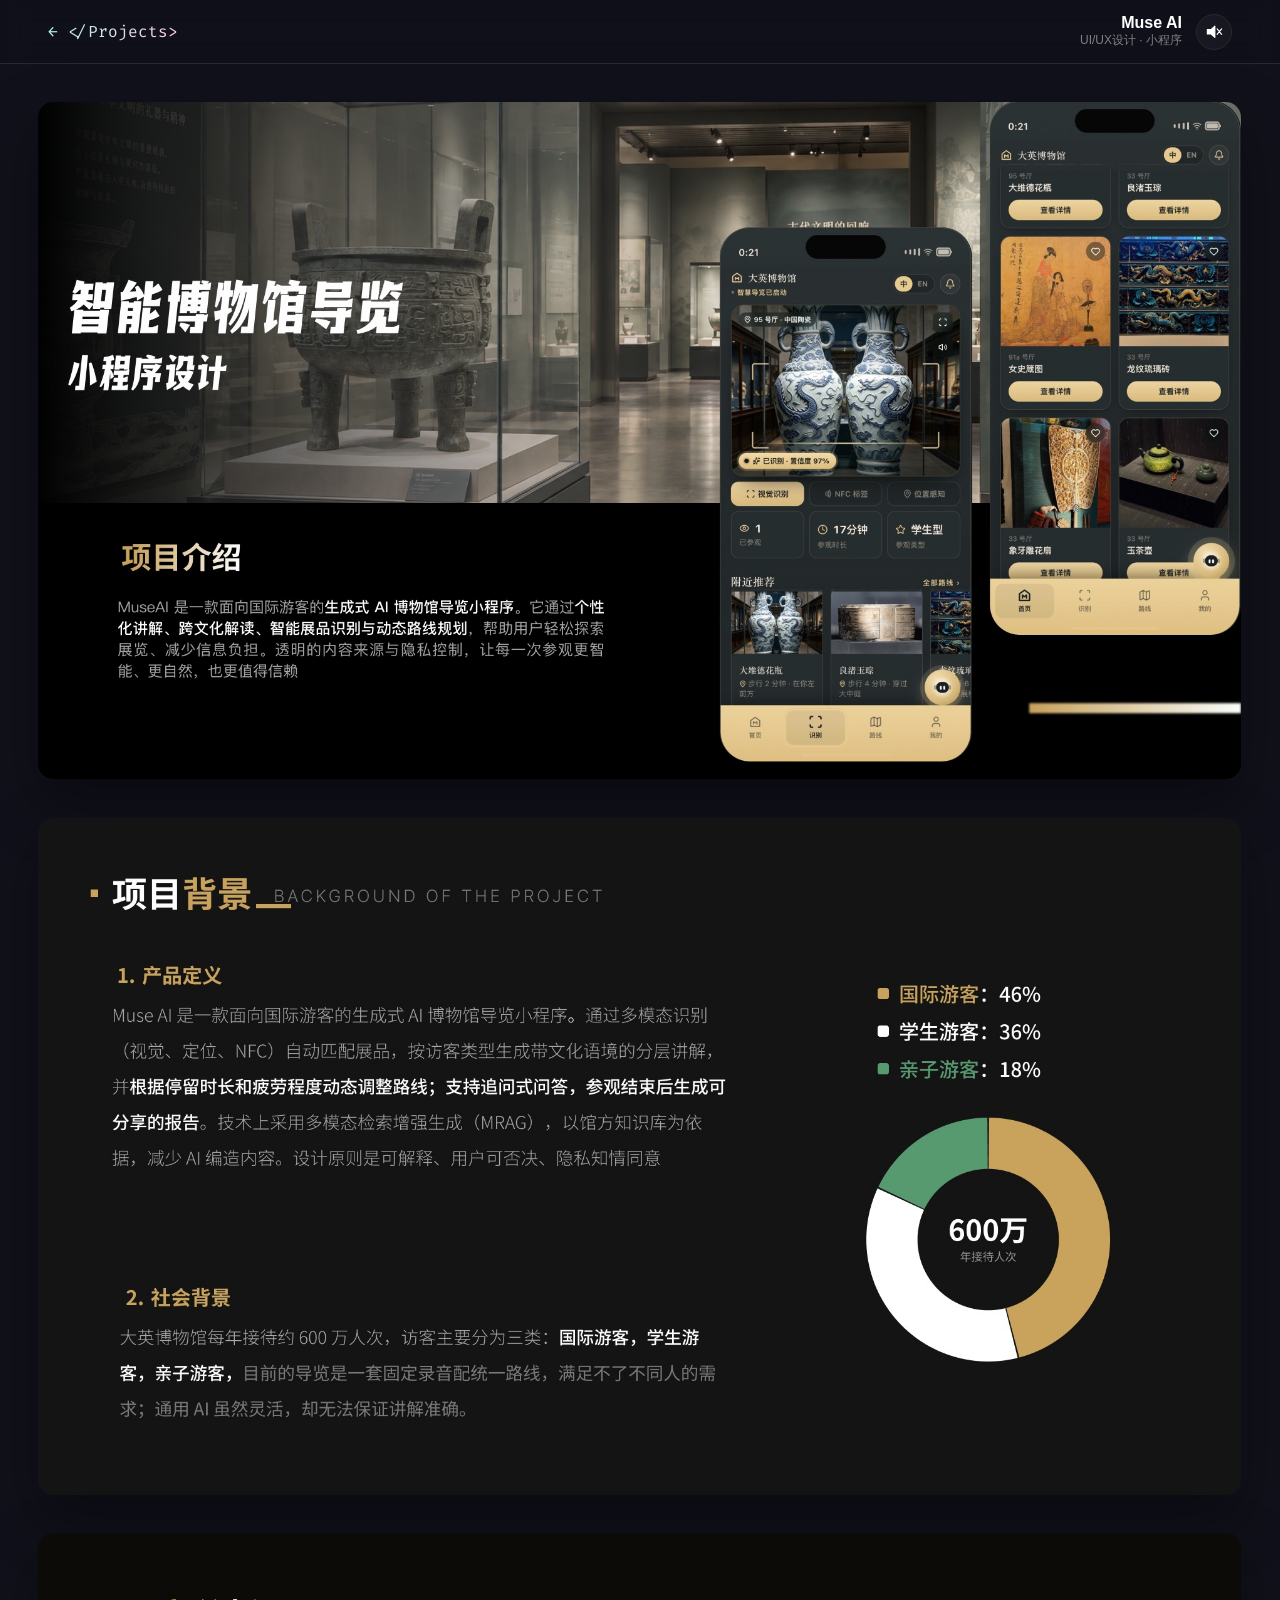
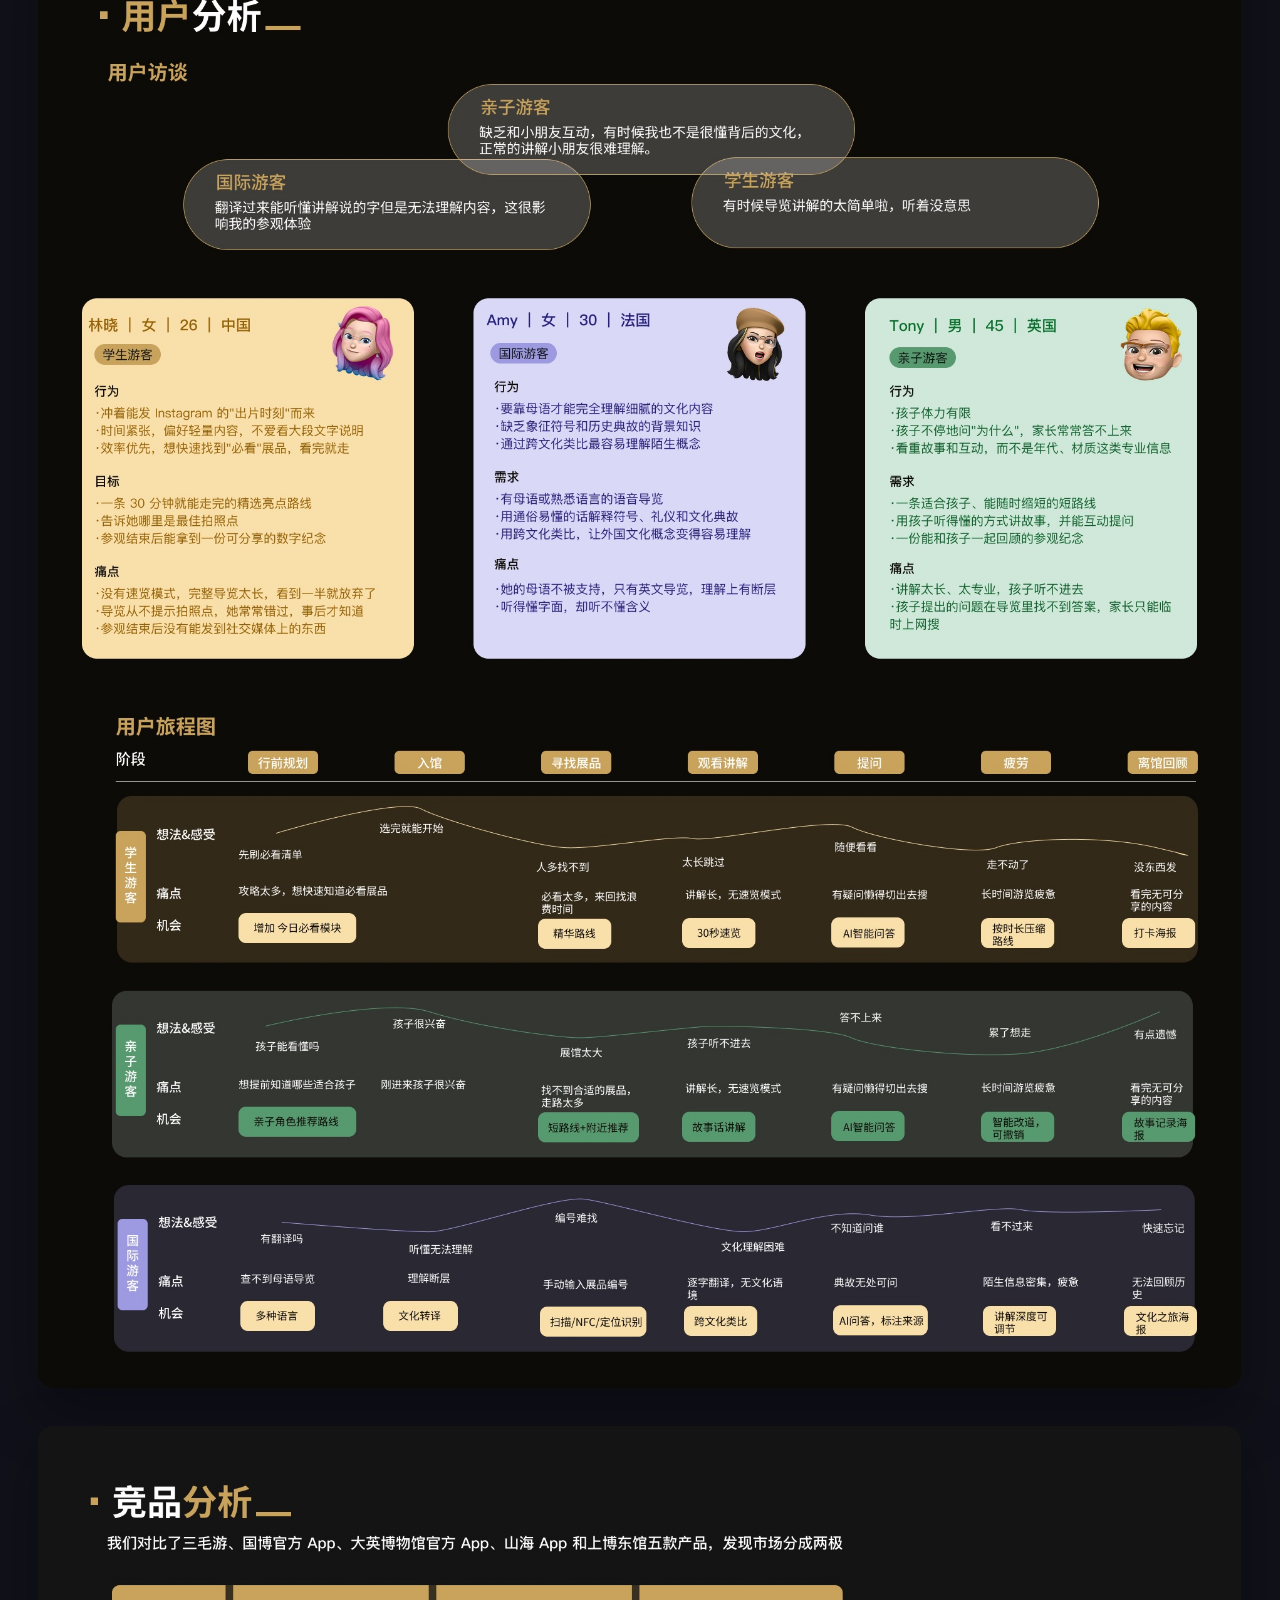
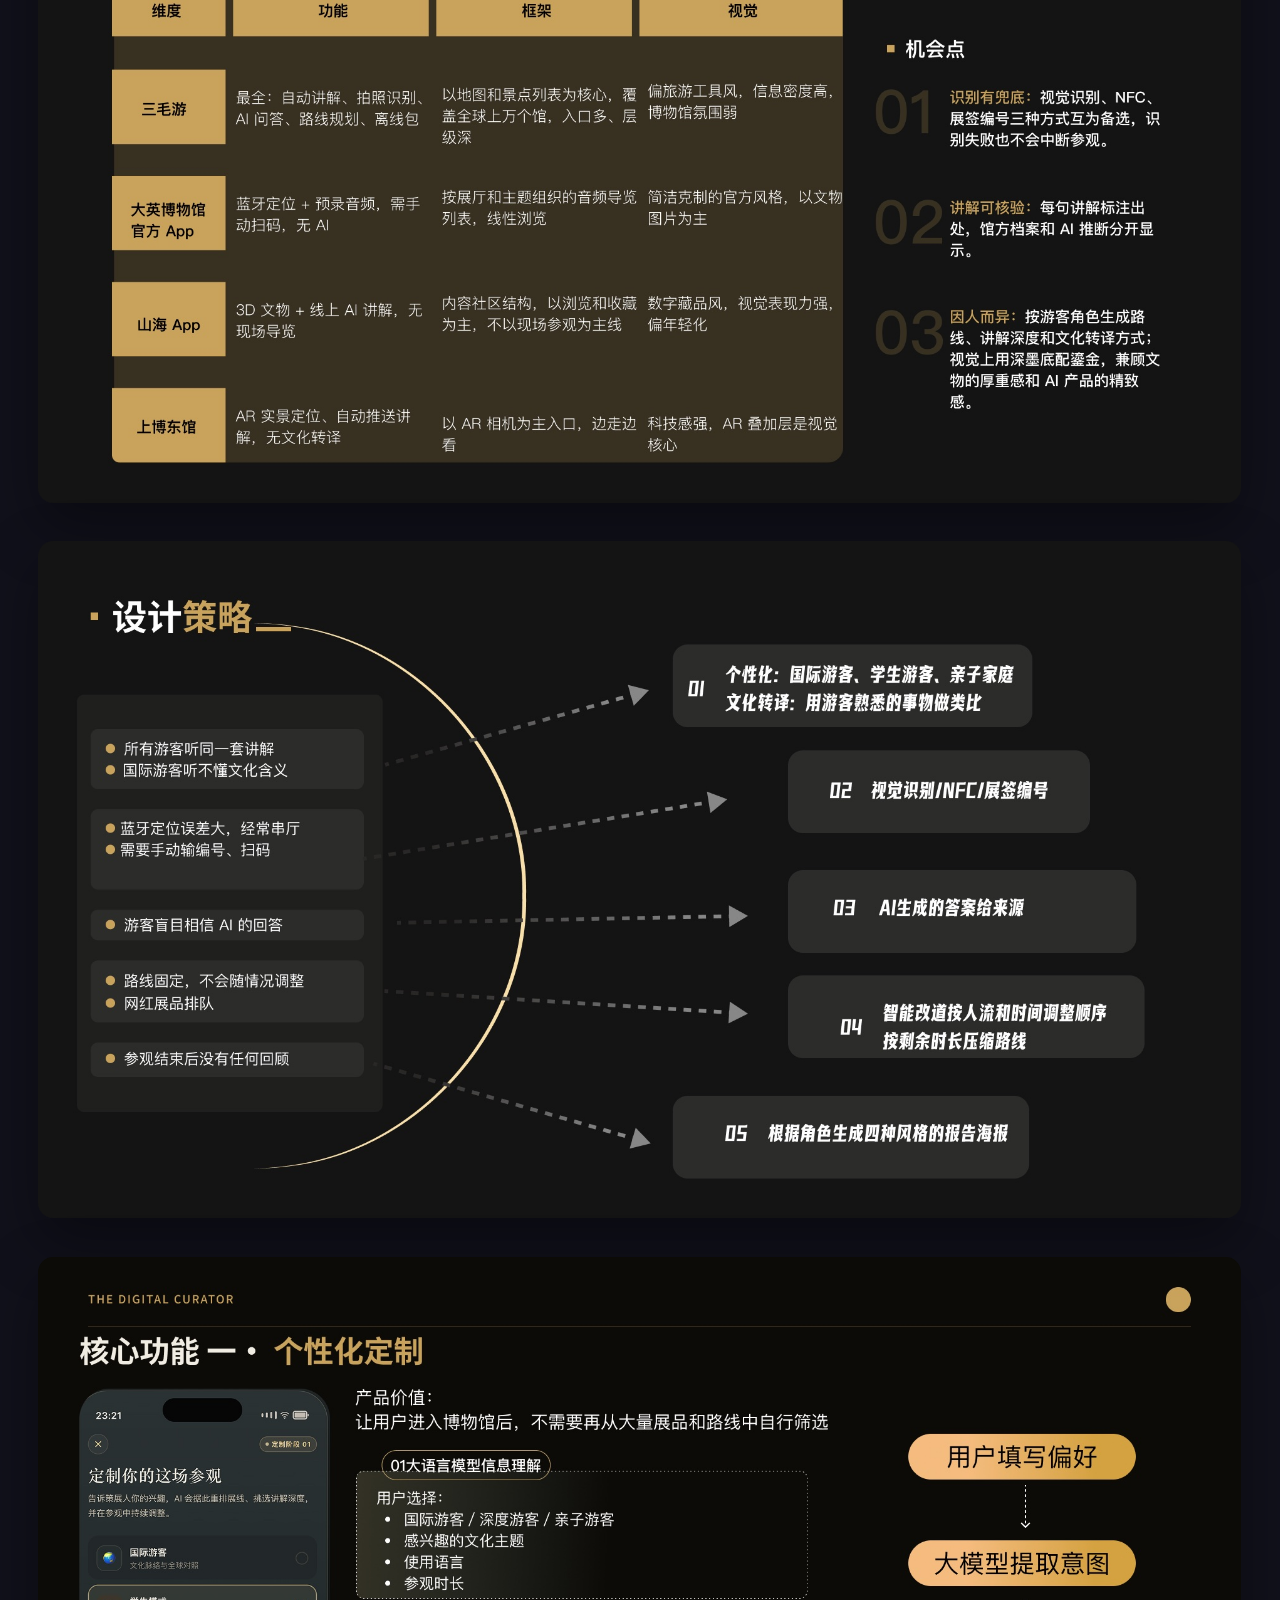
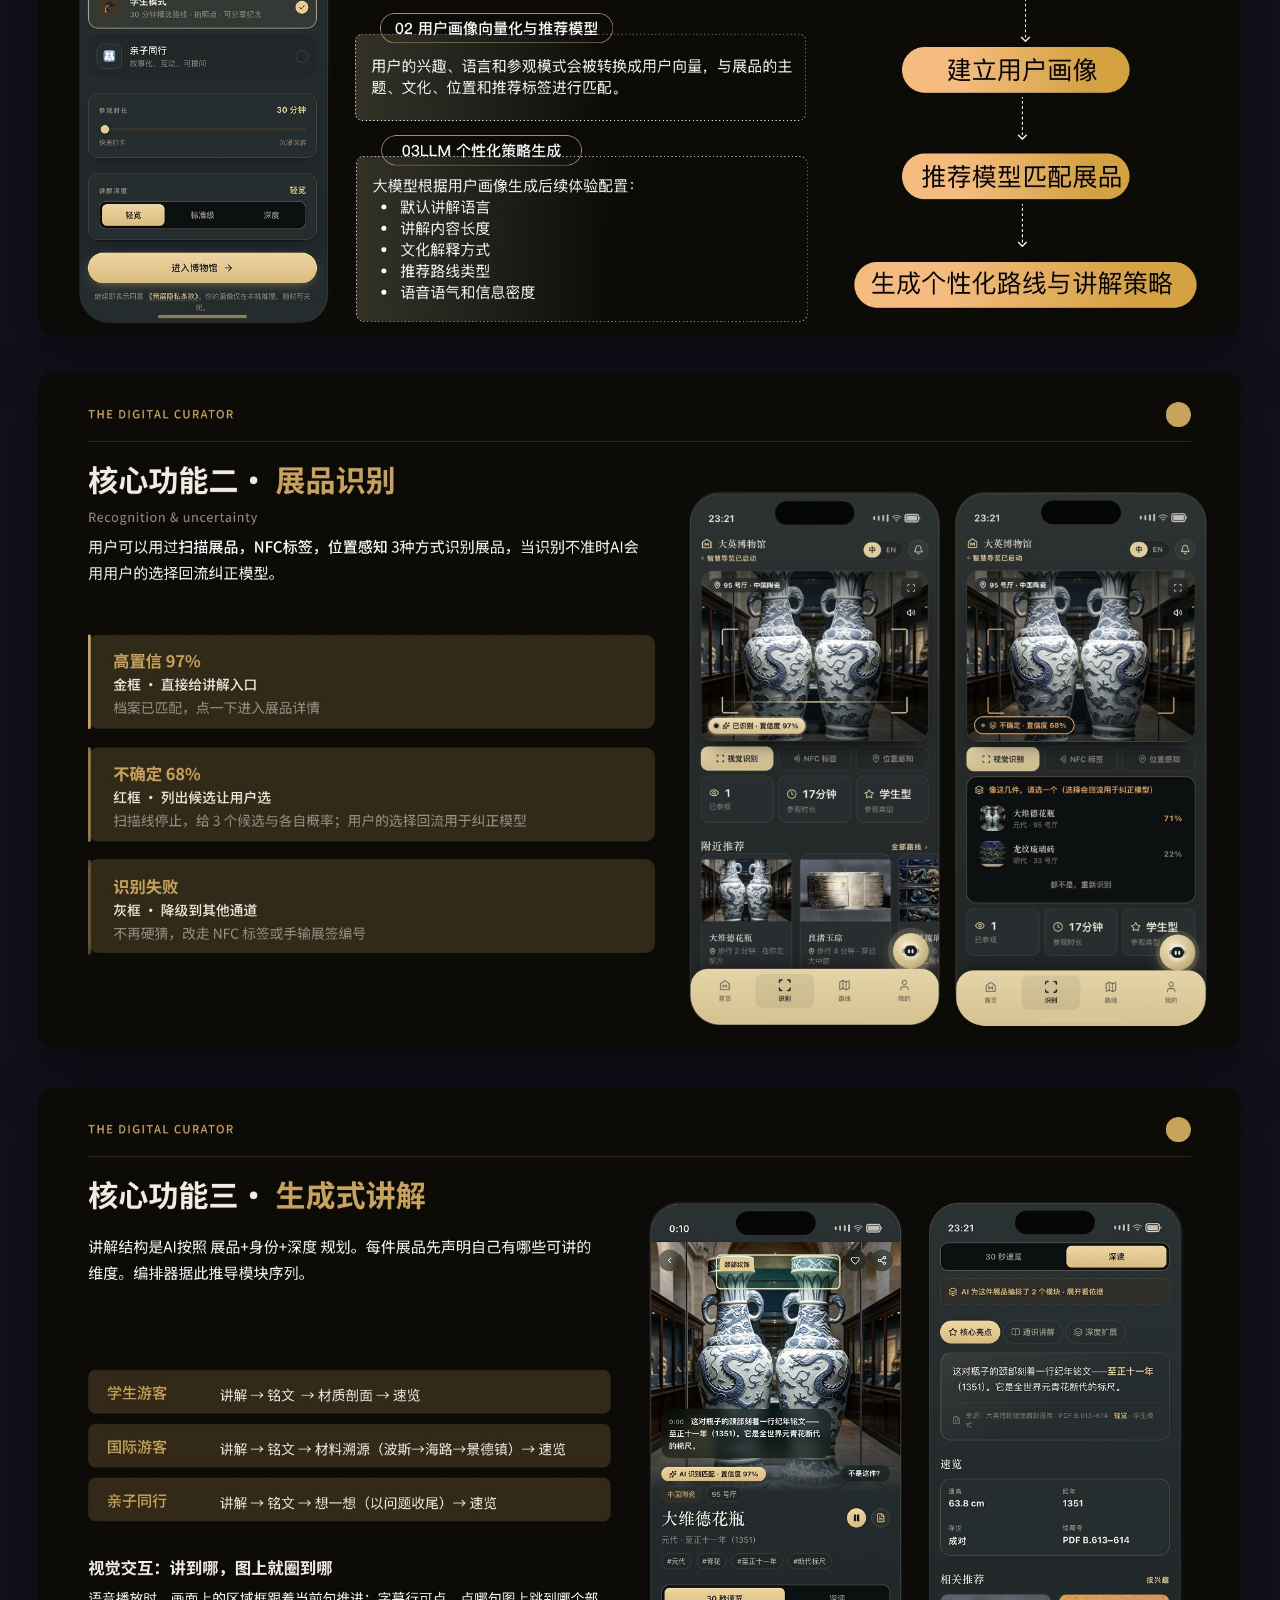
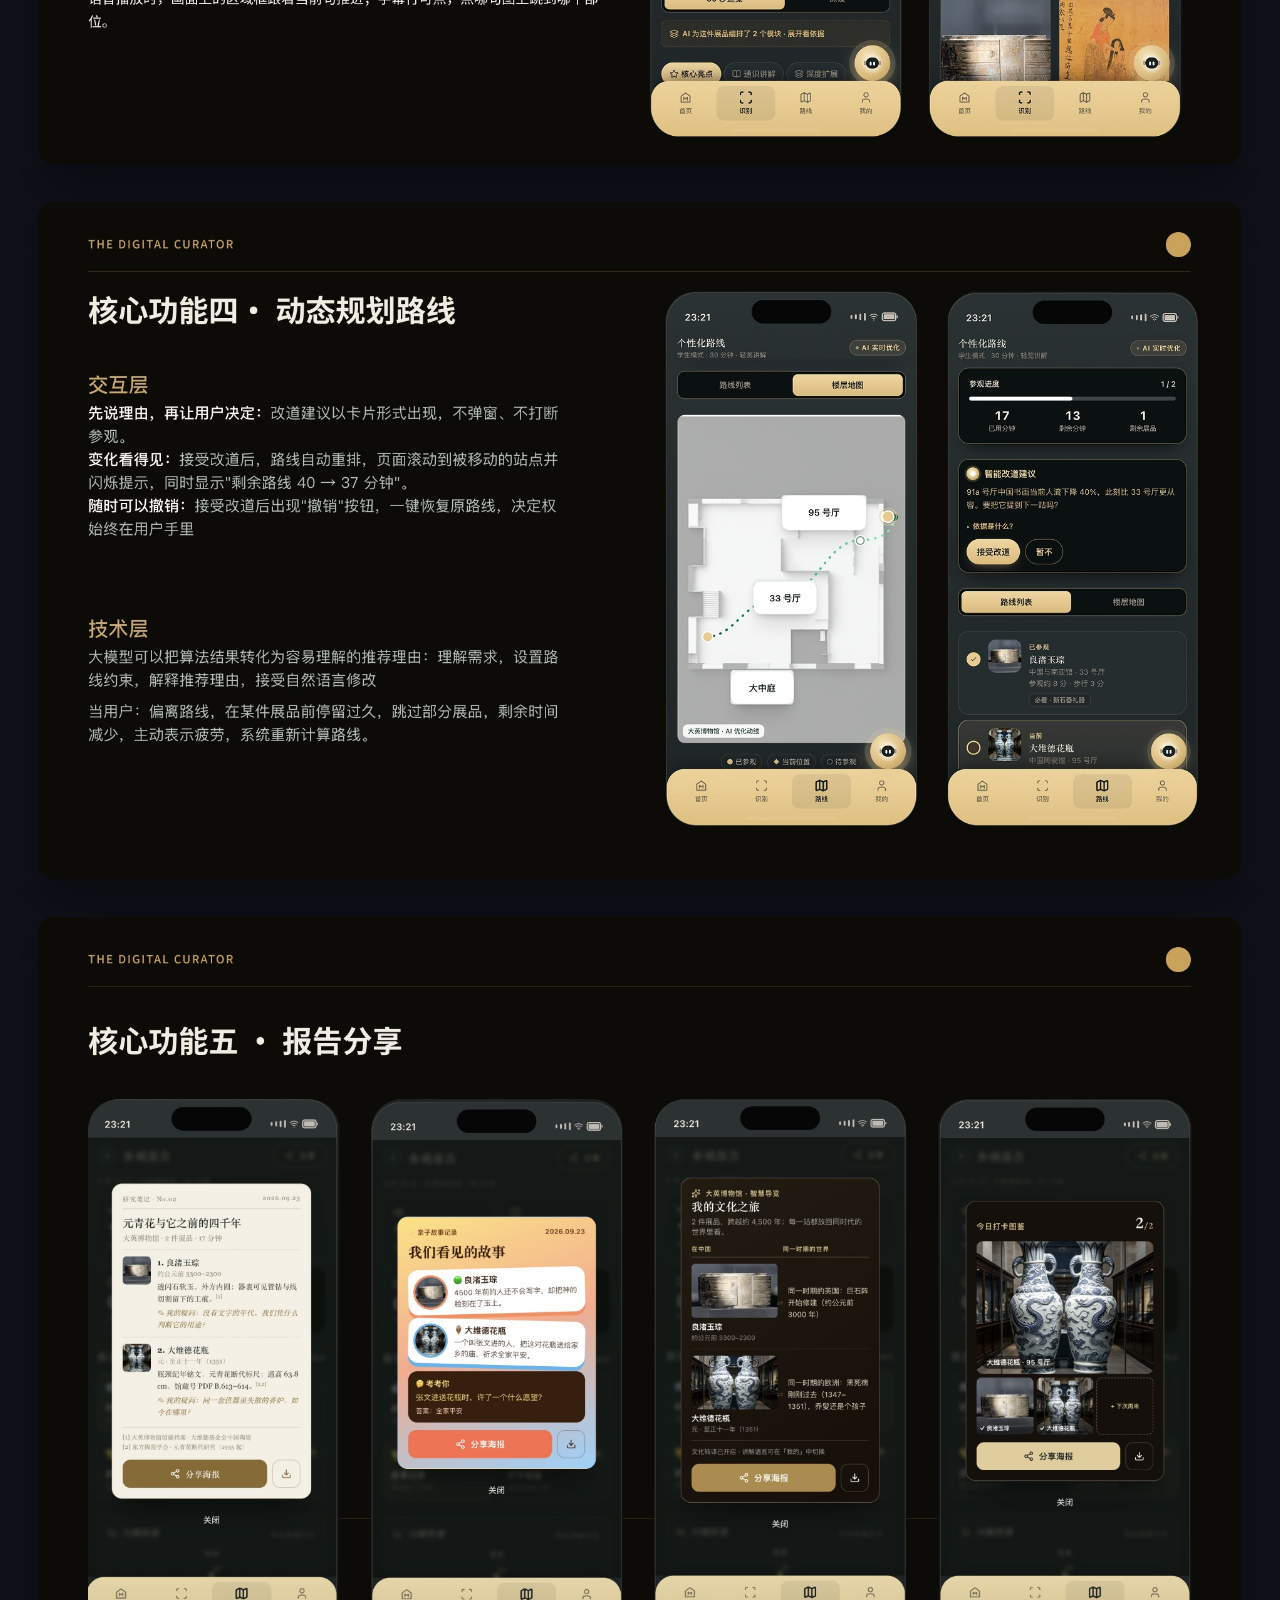
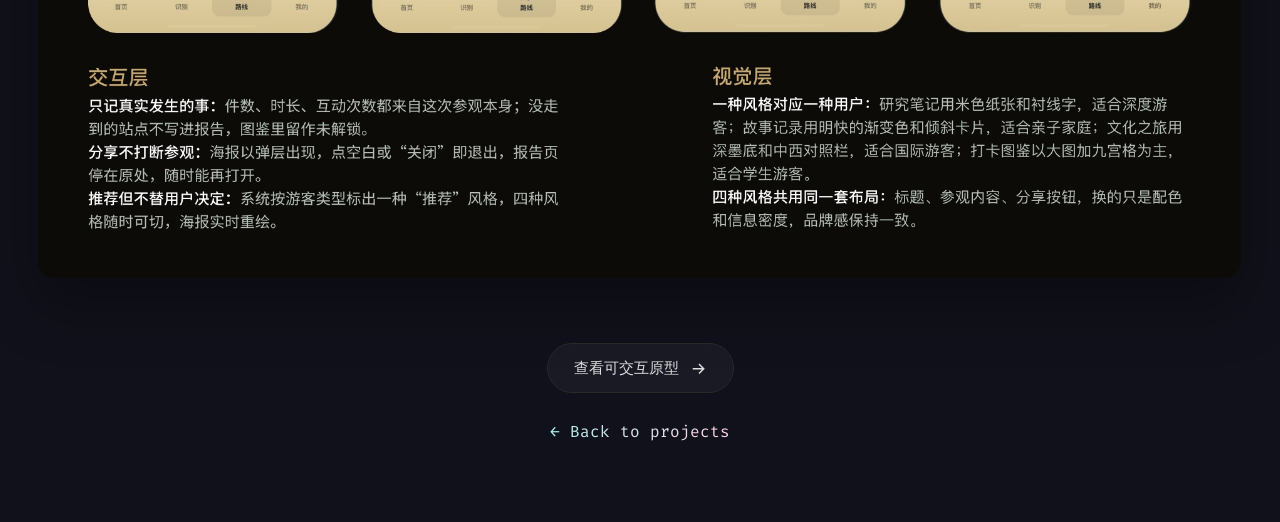
<file: project-muse.html>
<!DOCTYPE html>
<html lang="zh-CN">

<head>
  <meta charset="UTF-8" />
  <meta name="viewport" content="width=device-width, initial-scale=1.0" />
  <!-- keep the portfolio out of search results: only people with the link should find it -->
  <meta name="robots" content="noindex, nofollow" />
  <meta name="theme-color" content="#11111b" />
  <title>Muse AI | Rong Yan</title>
  <link rel="icon" type="image/png" sizes="32x32" href="src/png/favicon-32.png" />
  <link rel="icon" type="image/png" sizes="192x192" href="src/png/favicon-192.png" />
  <link rel="apple-touch-icon" href="src/png/apple-touch-icon.png" />
  <link rel="stylesheet" href="https://fonts.googleapis.com/css2?family=Fira+Code&display=swap" />
  <link rel="stylesheet" href="project-detail.css?v=12" />
  <script>
    // zoom the first page in when the browser did not morph it from the project card
    (function () {
      var root = document.documentElement;
      if ("onpagereveal" in window) {
        window.addEventListener("pagereveal", function (e) {
          if (!e.viewTransition) {
            root.classList.add("enter-zoom");
            return;
          }
          // a skipped transition rejects these promises, which is expected
          e.viewTransition.ready.catch(function () {});
          e.viewTransition.finished.catch(function () {});
        }, { once: true });
      } else {
        root.classList.add("enter-zoom");
      }
    })();
  </script>
  <script src="project-detail.js?v=6" defer></script>
  <script src="site-extras.js?v=4" defer></script>
</head>

<body>
  <header class="detail-bar">
    <a class="detail-back" href="index.html#projects" aria-label="Back to projects">&#8592; &#60;/Projects&#62;</a>
    <div class="detail-bar-right">
      <div class="detail-bar-info">
        <span class="detail-bar-title">Muse AI</span>
        <span class="detail-bar-meta">UI/UX设计 · 小程序</span>
      </div>
      <button class="detail-sound" type="button" aria-pressed="false" aria-label="打开背景音乐"></button>
    </div>
  </header>

  <main class="detail-main">
    <!-- Detail page images, stacked top to bottom -->
    <div class="detail-pages">
      <img src="src/projects/muse/01.jpg?v=3" alt="封面 · 智能博物馆导览小程序" width="1920" height="1080" style="view-transition-name: muse-cover" />
      <img src="src/projects/muse/02.jpg?v=3" alt="项目背景 · 产品定义与访客构成" width="1920" height="1080" loading="lazy" decoding="async" />
      <img src="src/projects/muse/03.jpg?v=3" alt="用户分析 · 用户访谈、角色卡与用户旅程图" width="1920" height="2322" loading="lazy" decoding="async" />
      <img src="src/projects/muse/04.jpg?v=3" alt="竞品分析 · 五款导览产品对比与机会点" width="1920" height="1080" loading="lazy" decoding="async" />
      <img src="src/projects/muse/05.jpg?v=3" alt="设计策略 · 痛点到策略的映射" width="1920" height="1080" loading="lazy" decoding="async" />
      <img src="src/projects/muse/06.jpg?v=3" alt="核心功能一 · 个性化定制" width="1920" height="1080" loading="lazy" decoding="async" />
      <img src="src/projects/muse/07.jpg?v=3" alt="核心功能二 · 展品识别" width="1920" height="1080" loading="lazy" decoding="async" />
      <img src="src/projects/muse/08.jpg?v=3" alt="核心功能三 · 生成式讲解" width="1920" height="1080" loading="lazy" decoding="async" />
      <img src="src/projects/muse/09.jpg?v=3" alt="核心功能四 · 动态规划路线" width="1920" height="1080" loading="lazy" decoding="async" />
      <img src="src/projects/muse/10.jpg?v=3" alt="核心功能五 · 报告分享" width="1920" height="1534" loading="lazy" decoding="async" />
    </div>

    <div class="detail-end">
      <a class="detail-cta" href="curator-prototype.html" target="_blank" rel="noopener">
        查看可交互原型
        <svg viewBox="0 0 24 24" aria-hidden="true"><path d="M5 12h12.2l-4.6-4.6L14 6l7 7-7 7-1.4-1.4 4.6-4.6H5z" /></svg>
      </a>
      <a class="detail-back" href="index.html#projects">&#8592; Back to projects</a>
    </div>
  </main>
</body>

</html>
</file>
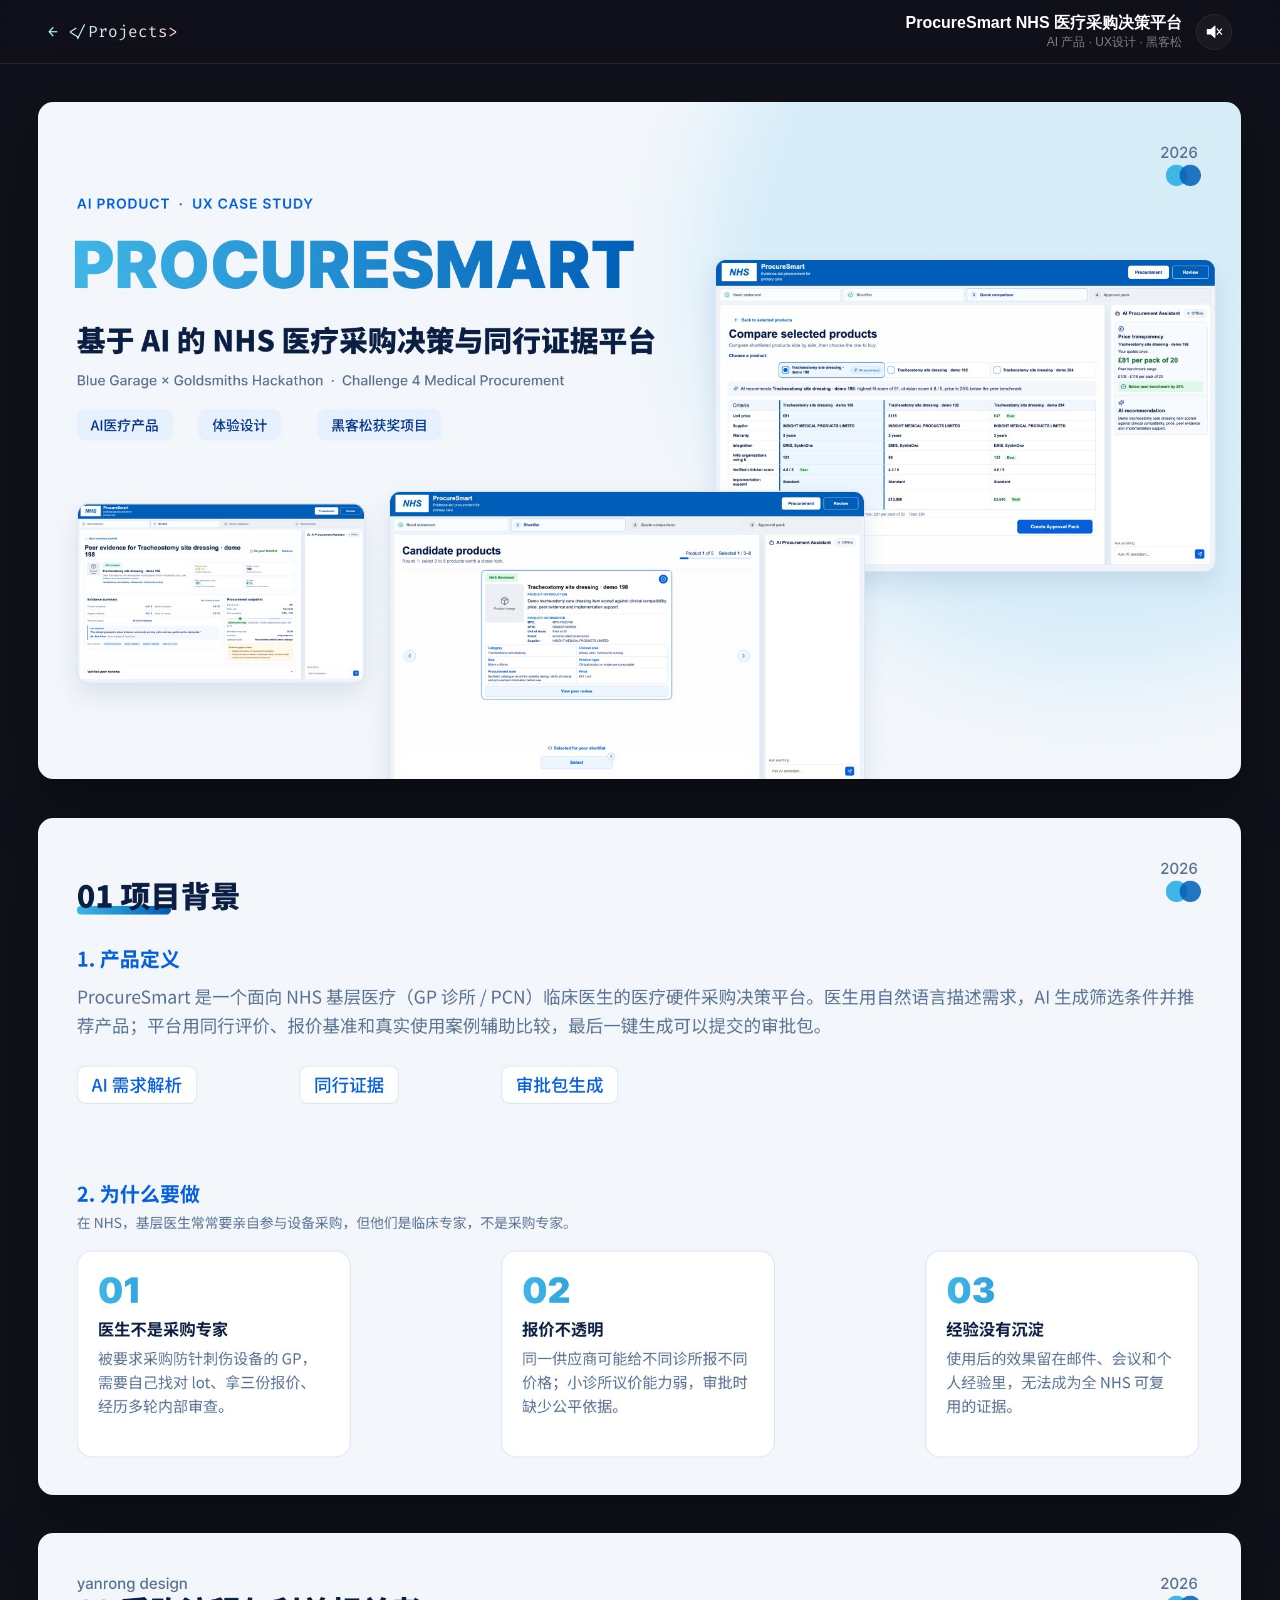
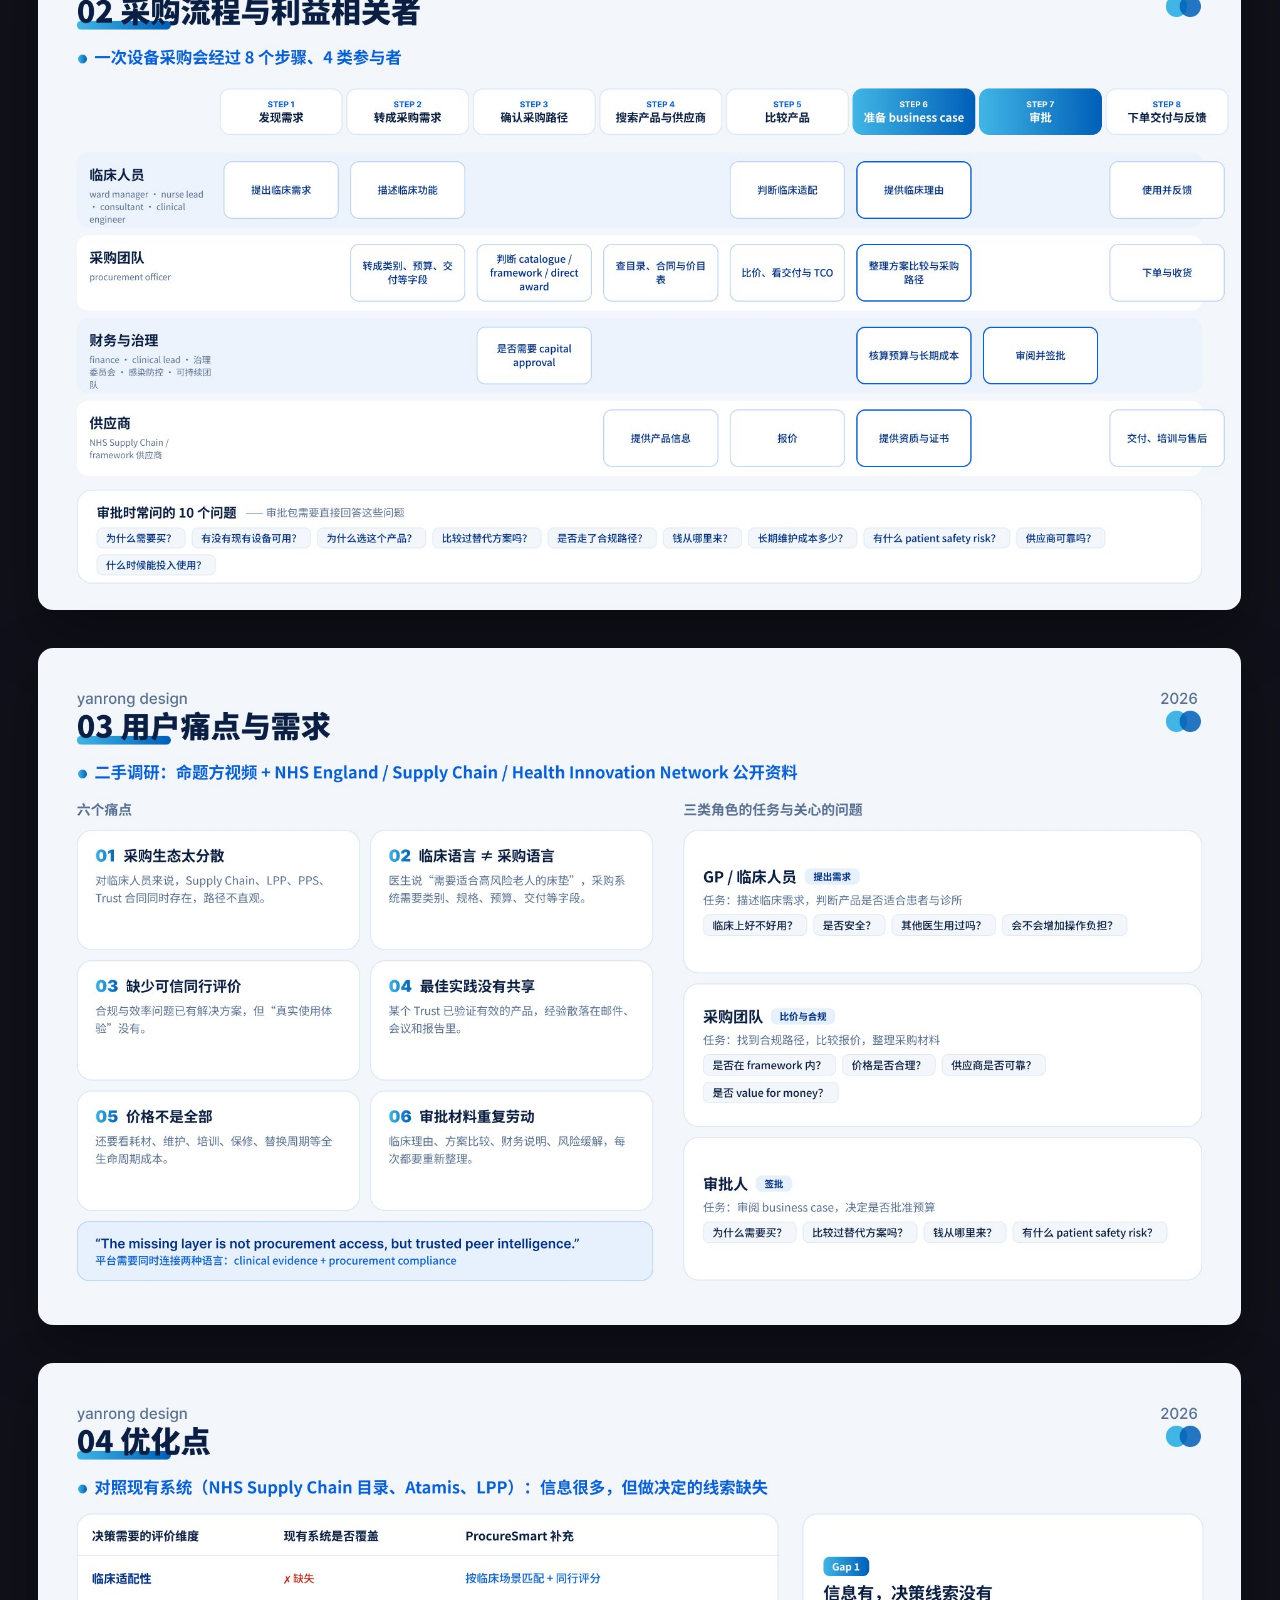
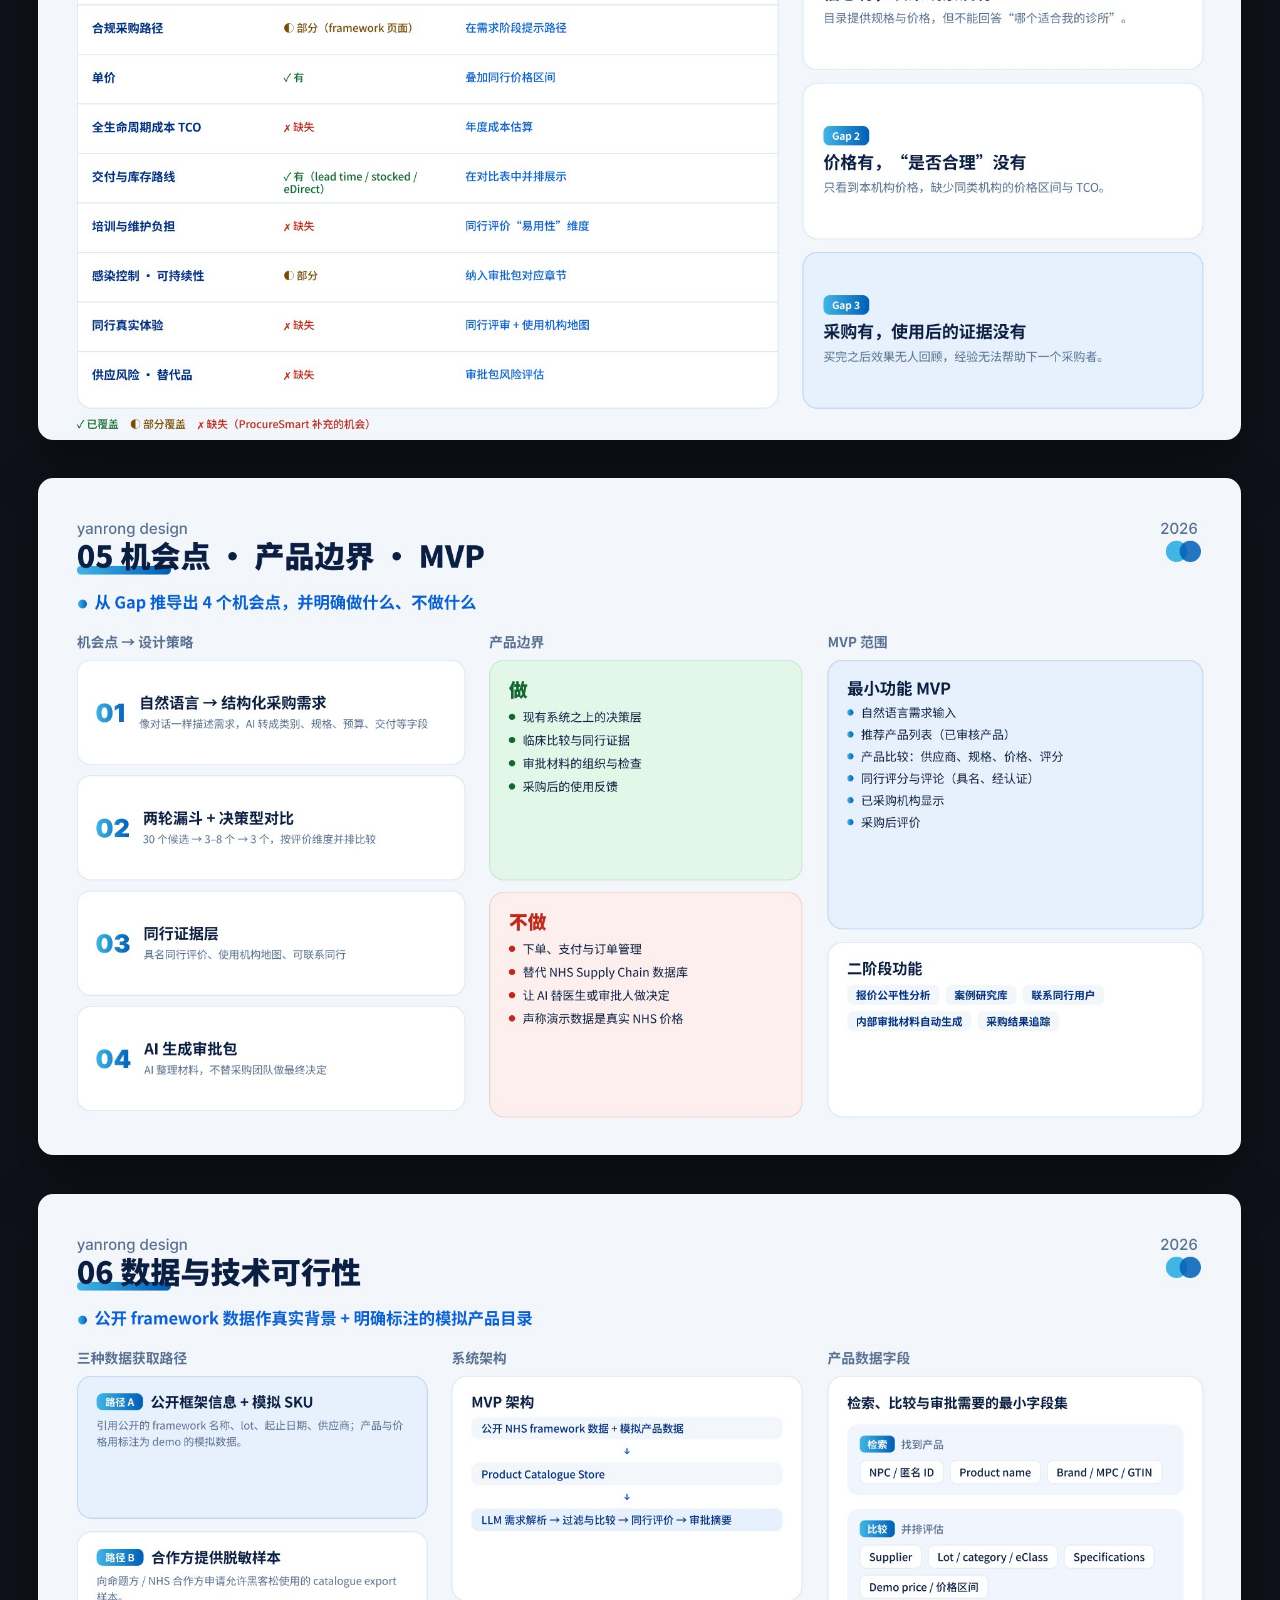
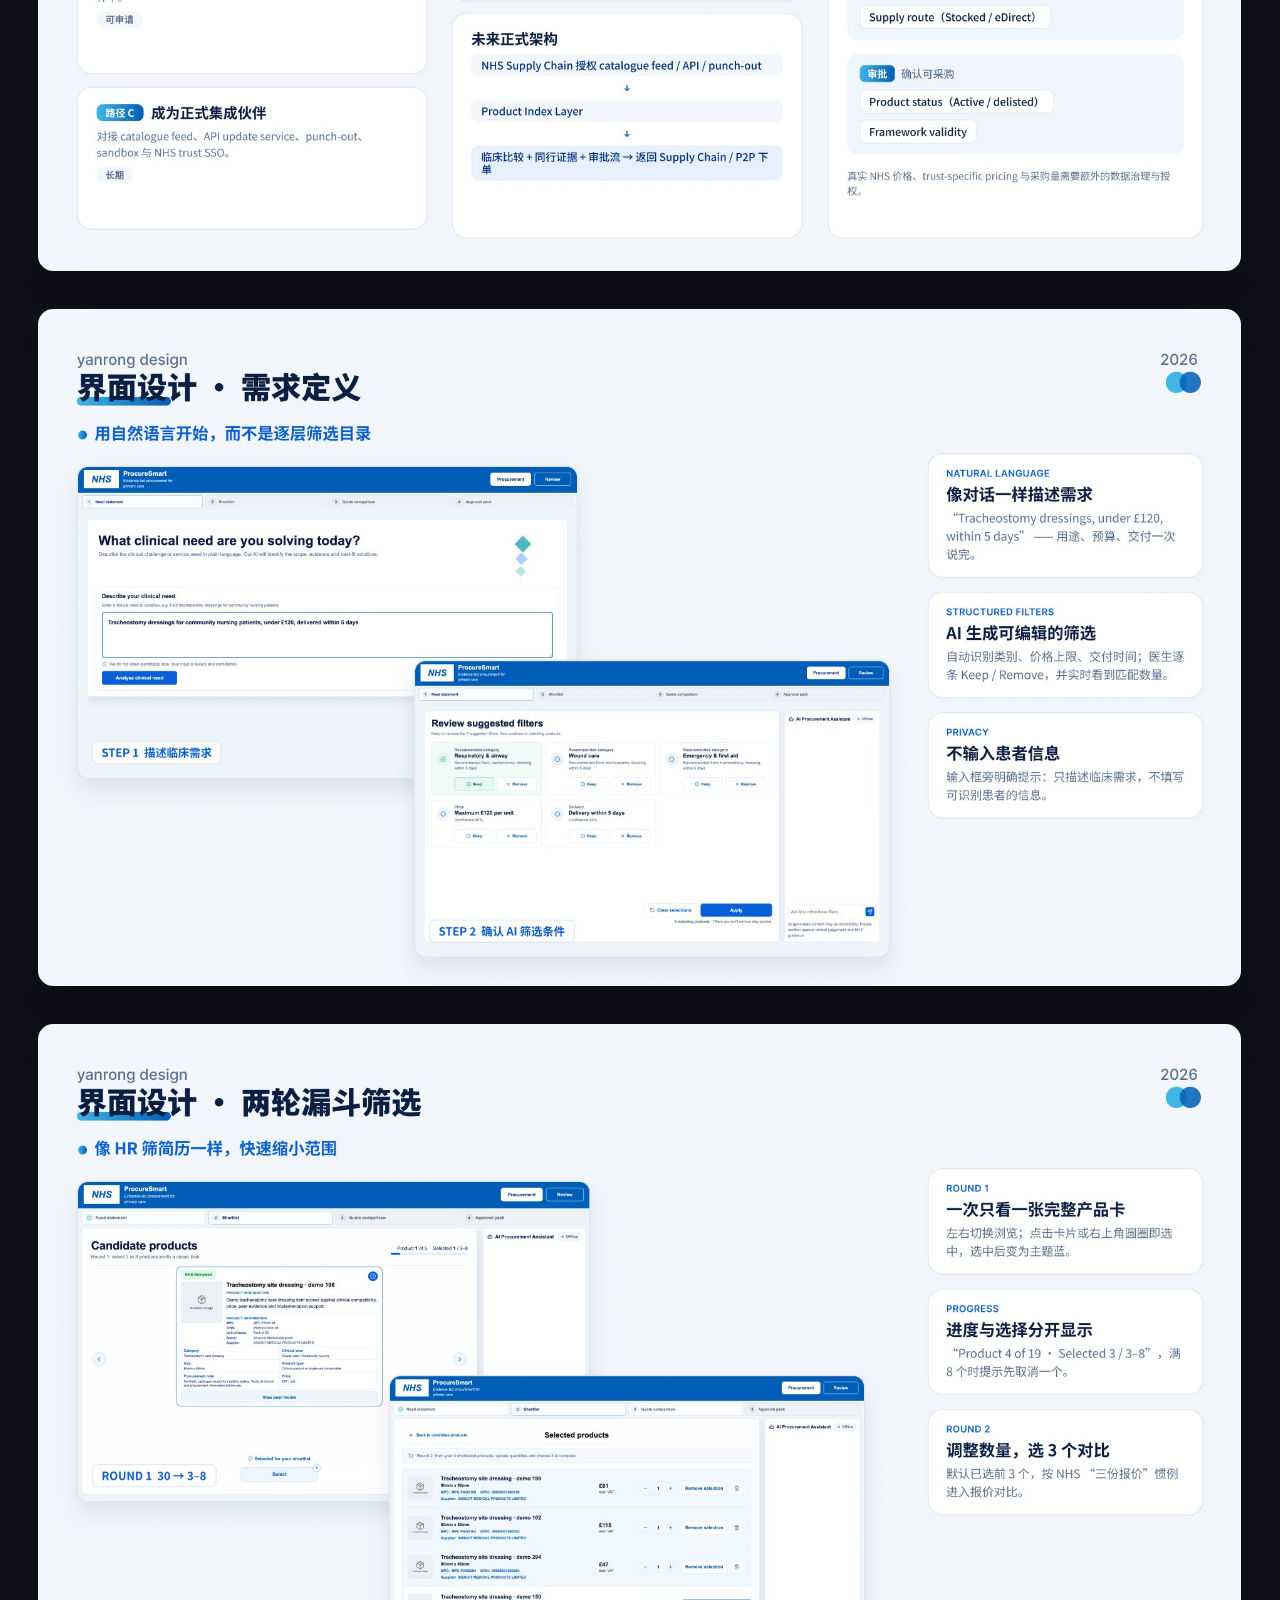
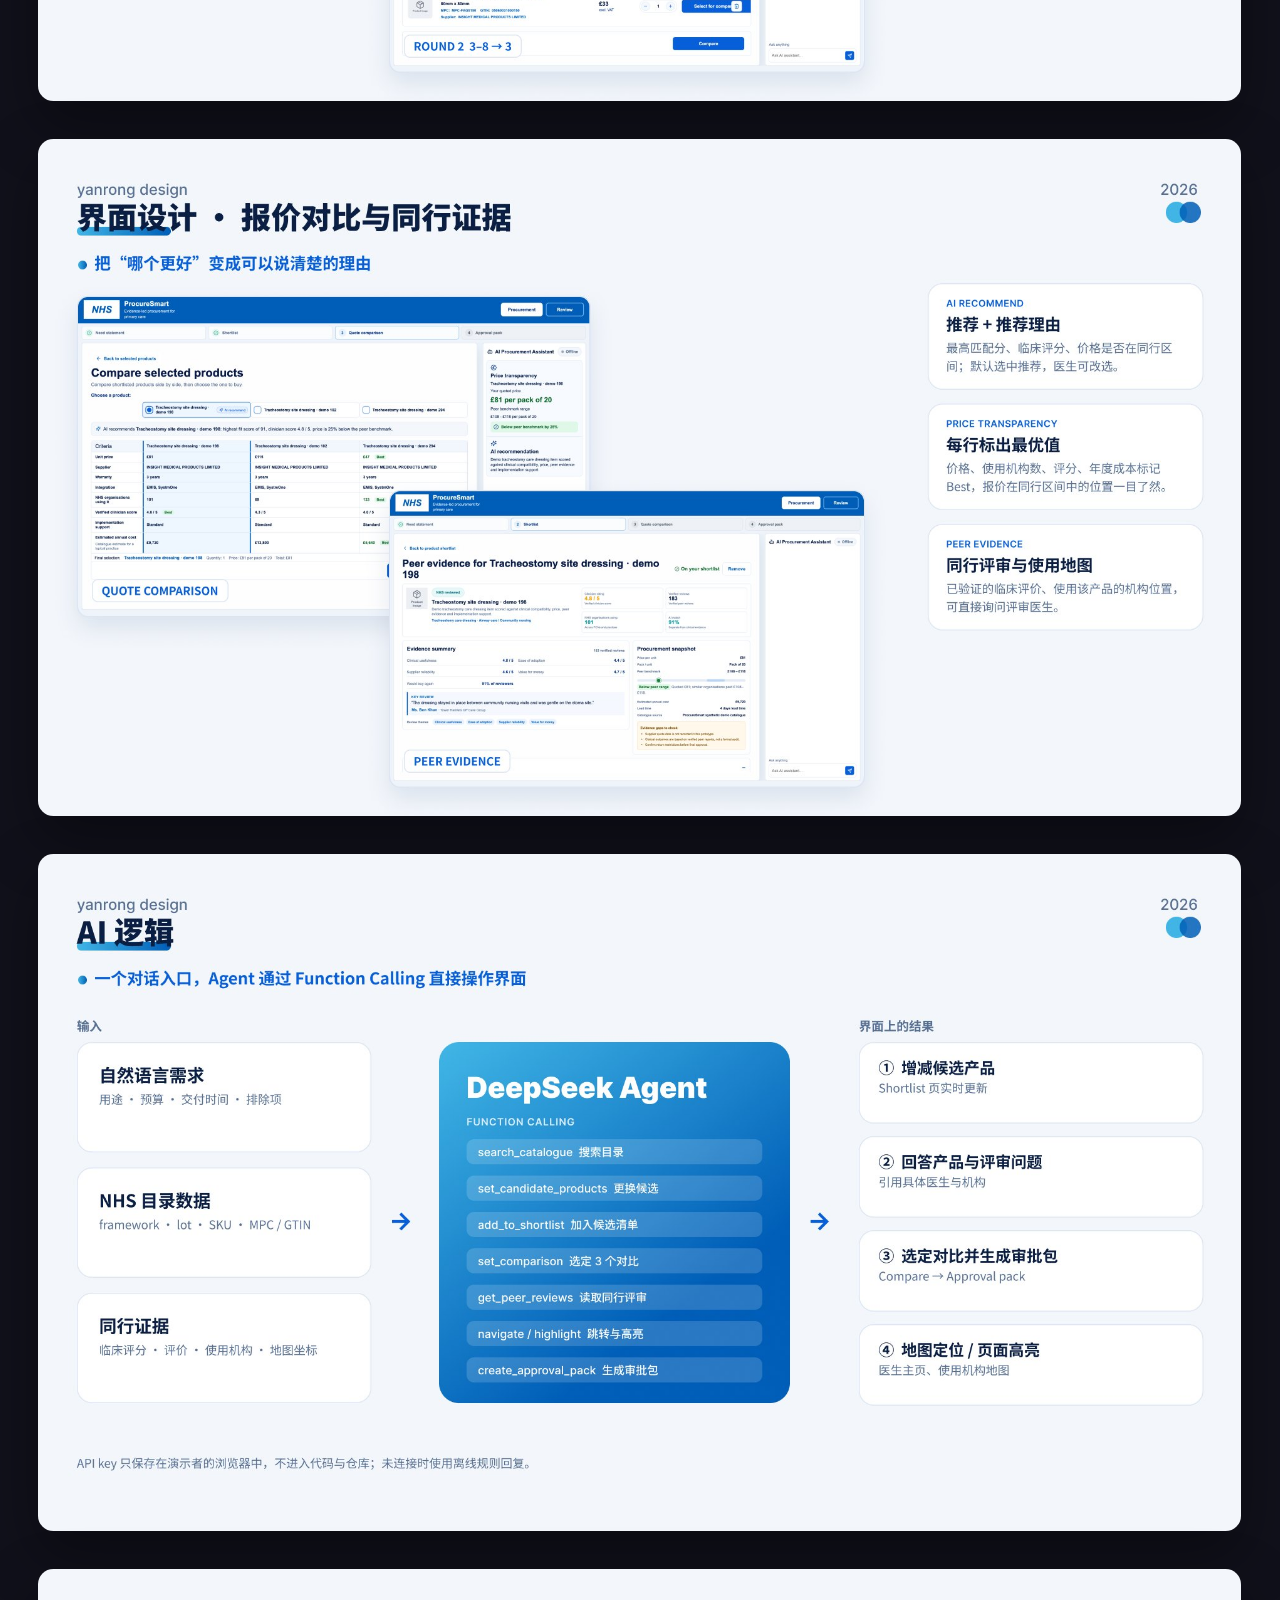
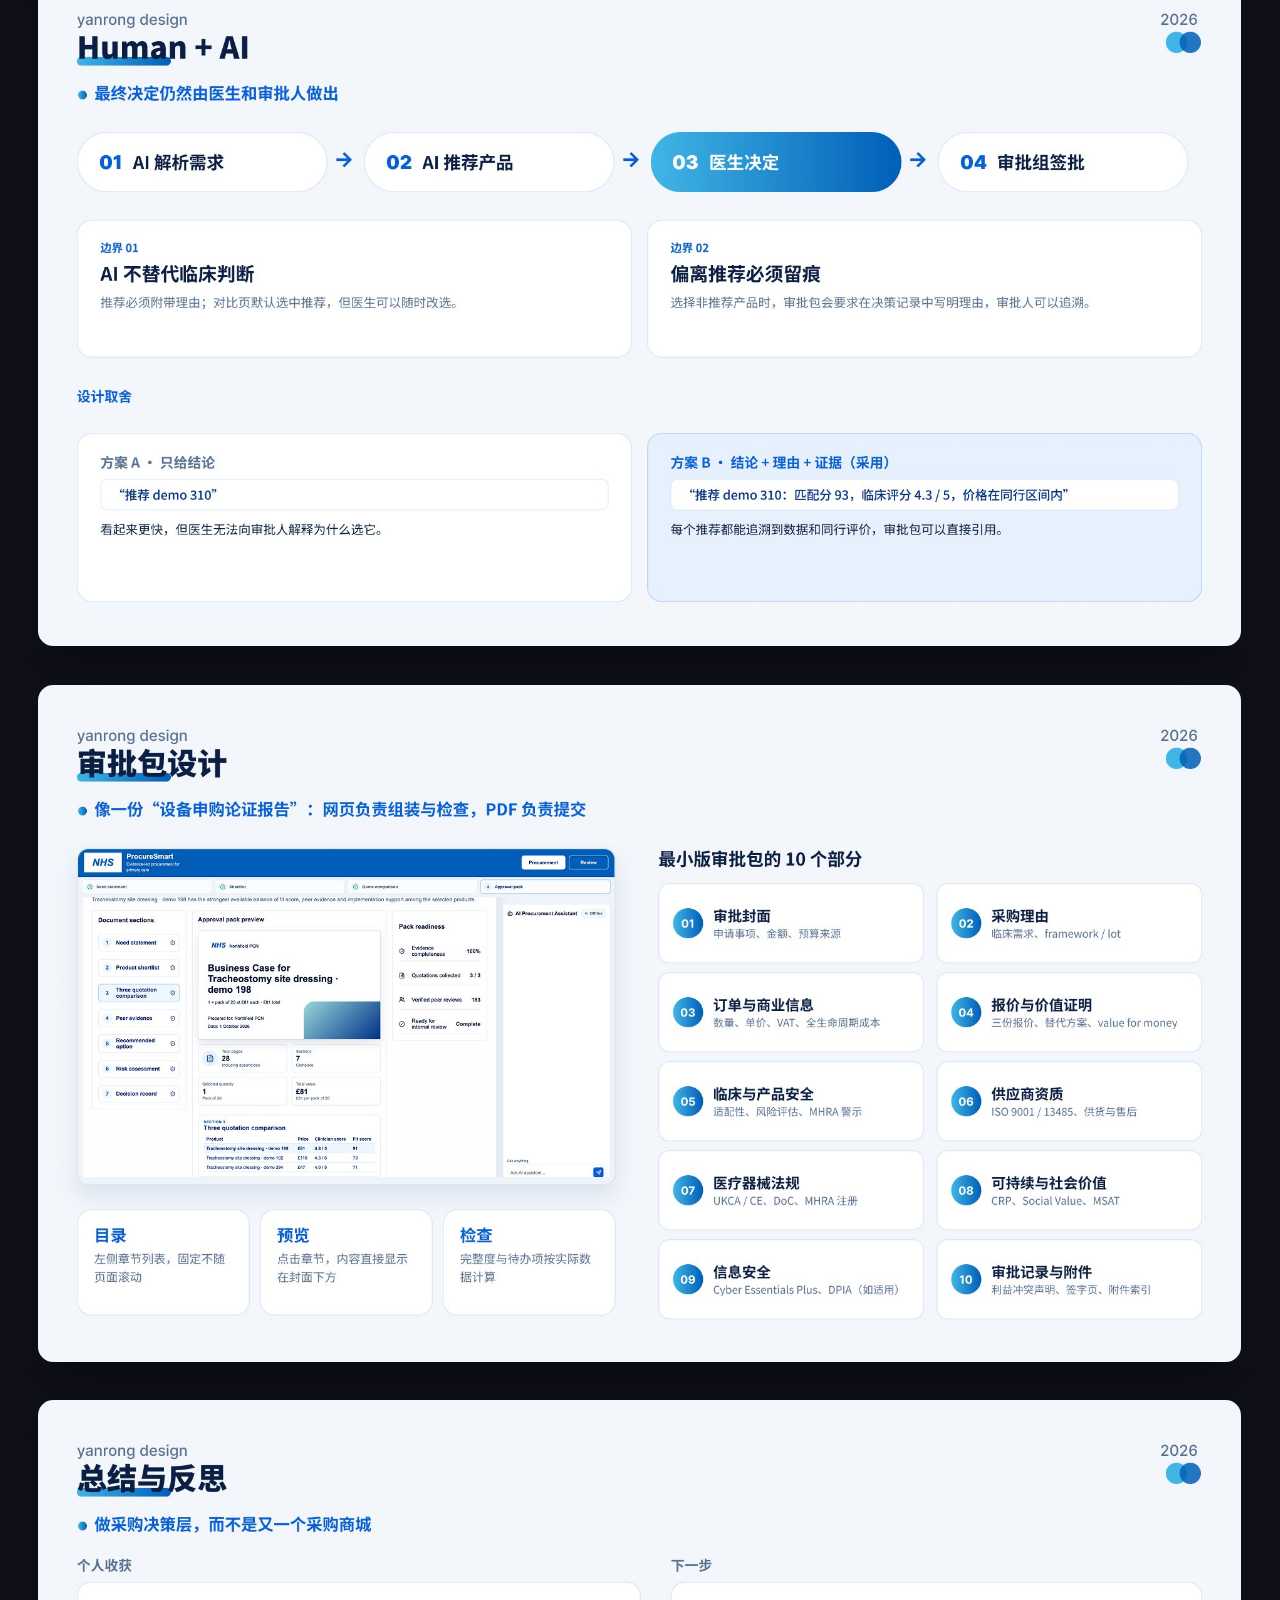
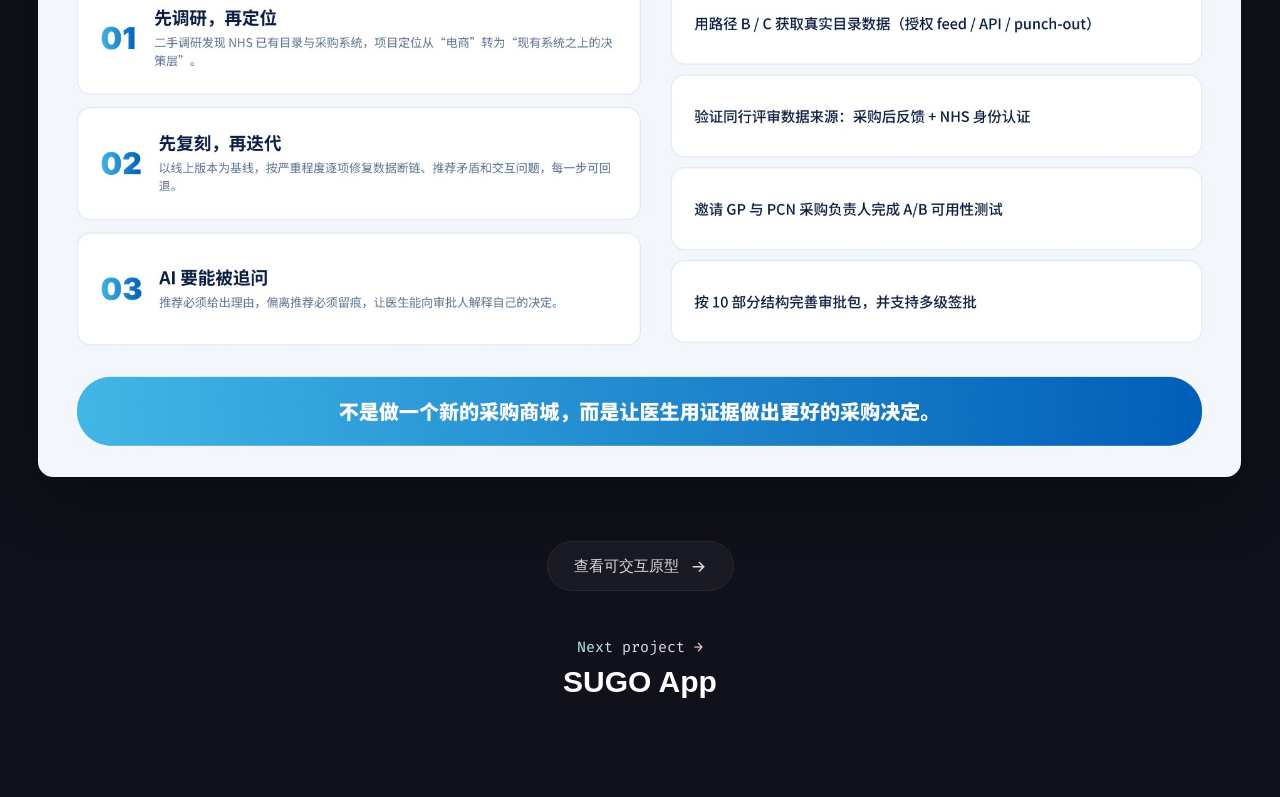
<file: project-procuresmart.html>
<!DOCTYPE html>
<html lang="zh-CN">

<head>
  <meta charset="UTF-8" />
  <meta name="viewport" content="width=device-width, initial-scale=1.0" />
  <!-- keep the portfolio out of search results: only people with the link should find it -->
  <meta name="robots" content="noindex, nofollow" />
  <meta name="theme-color" content="#11111b" />
  <title>ProcureSmart NHS 医疗采购决策平台 | Rong Yan</title>
  <link rel="icon" type="image/png" sizes="32x32" href="src/png/favicon-32.png" />
  <link rel="icon" type="image/png" sizes="192x192" href="src/png/favicon-192.png" />
  <link rel="apple-touch-icon" href="src/png/apple-touch-icon.png" />
  <link rel="stylesheet" href="https://fonts.googleapis.com/css2?family=Fira+Code&display=swap" />
  <link rel="stylesheet" href="project-detail.css?v=14" />
  <script>
    // zoom the first page in when the browser did not morph it from the project card
    (function () {
      var root = document.documentElement;
      if ("onpagereveal" in window) {
        window.addEventListener("pagereveal", function (e) {
          if (!e.viewTransition) {
            root.classList.add("enter-zoom");
            return;
          }
          // a skipped transition rejects these promises, which is expected
          e.viewTransition.ready.catch(function () {});
          e.viewTransition.finished.catch(function () {});
        }, { once: true });
      } else {
        root.classList.add("enter-zoom");
      }
    })();
  </script>
  <script src="project-detail.js?v=6" defer></script>
  <script src="site-extras.js?v=4" defer></script>
</head>

<body>
  <header class="detail-bar">
    <a class="detail-back" href="index.html#projects" aria-label="Back to projects">&#8592; &#60;/Projects&#62;</a>
    <div class="detail-bar-right">
      <div class="detail-bar-info">
        <span class="detail-bar-title">ProcureSmart NHS 医疗采购决策平台</span>
        <span class="detail-bar-meta">AI 产品 · UX设计 · 黑客松</span>
      </div>
      <button class="detail-sound" type="button" aria-pressed="false" aria-label="打开背景音乐"></button>
    </div>
  </header>

  <main class="detail-main">
    <!-- Detail page images, stacked top to bottom (exported from Figma 「NHS」 Page 3) -->
    <div class="detail-pages">
      <img src="src/projects/procuresmart/01.jpg?v=1" alt="封面 · 基于 AI 的 NHS 医疗采购决策与同行证据平台" width="1920" height="1080" style="view-transition-name: procuresmart-cover" />
      <img src="src/projects/procuresmart/02.jpg?v=1" alt="01 项目背景" width="1920" height="1080" decoding="async" />
      <img src="src/projects/procuresmart/03.jpg?v=1" alt="02 采购流程与利益相关者" width="1920" height="1080" loading="lazy" decoding="async" />
      <img src="src/projects/procuresmart/04.jpg?v=1" alt="03 用户痛点与需求" width="1920" height="1080" loading="lazy" decoding="async" />
      <img src="src/projects/procuresmart/05.jpg?v=1" alt="04 优化点 · 现有系统的缺口" width="1920" height="1080" loading="lazy" decoding="async" />
      <img src="src/projects/procuresmart/06.jpg?v=1" alt="05 机会点 · 产品边界 · MVP" width="1920" height="1080" loading="lazy" decoding="async" />
      <img src="src/projects/procuresmart/07.jpg?v=1" alt="06 数据与技术可行性" width="1920" height="1080" loading="lazy" decoding="async" />
      <img src="src/projects/procuresmart/08.jpg?v=1" alt="界面设计 · 需求定义" width="1920" height="1080" loading="lazy" decoding="async" />
      <img src="src/projects/procuresmart/09.jpg?v=1" alt="界面设计 · 两轮漏斗筛选" width="1920" height="1080" loading="lazy" decoding="async" />
      <img src="src/projects/procuresmart/10.jpg?v=1" alt="界面设计 · 报价对比与同行证据" width="1920" height="1080" loading="lazy" decoding="async" />
      <img src="src/projects/procuresmart/11.jpg?v=1" alt="AI 逻辑 · Function Calling" width="1920" height="1080" loading="lazy" decoding="async" />
      <img src="src/projects/procuresmart/12.jpg?v=1" alt="Human + AI · 最终决定由医生保留" width="1920" height="1080" loading="lazy" decoding="async" />
      <img src="src/projects/procuresmart/13.jpg?v=1" alt="审批包设计" width="1920" height="1080" loading="lazy" decoding="async" />
      <img src="src/projects/procuresmart/14.jpg?v=1" alt="总结与反思" width="1920" height="1080" loading="lazy" decoding="async" />
    </div>

    <div class="detail-end">
      <!-- the interactive prototype is a separate GitHub Pages site (repo procuresmart-nhs) -->
      <a class="detail-cta" href="https://yrong6781-dotcom.github.io/procuresmart-nhs/" target="_blank" rel="noopener">
        查看可交互原型
        <svg viewBox="0 0 24 24" aria-hidden="true"><path d="M5 12h12.2l-4.6-4.6L14 6l7 7-7 7-1.4-1.4 4.6-4.6H5z" /></svg>
      </a>
      <a class="detail-next" href="project-sugo.html" aria-label="Next project: SUGO App">
        <span class="detail-next-label">Next project &#8594;</span>
        <span class="detail-next-title">SUGO App</span>
      </a>
    </div>
  </main>
</body>

</html>
</file>
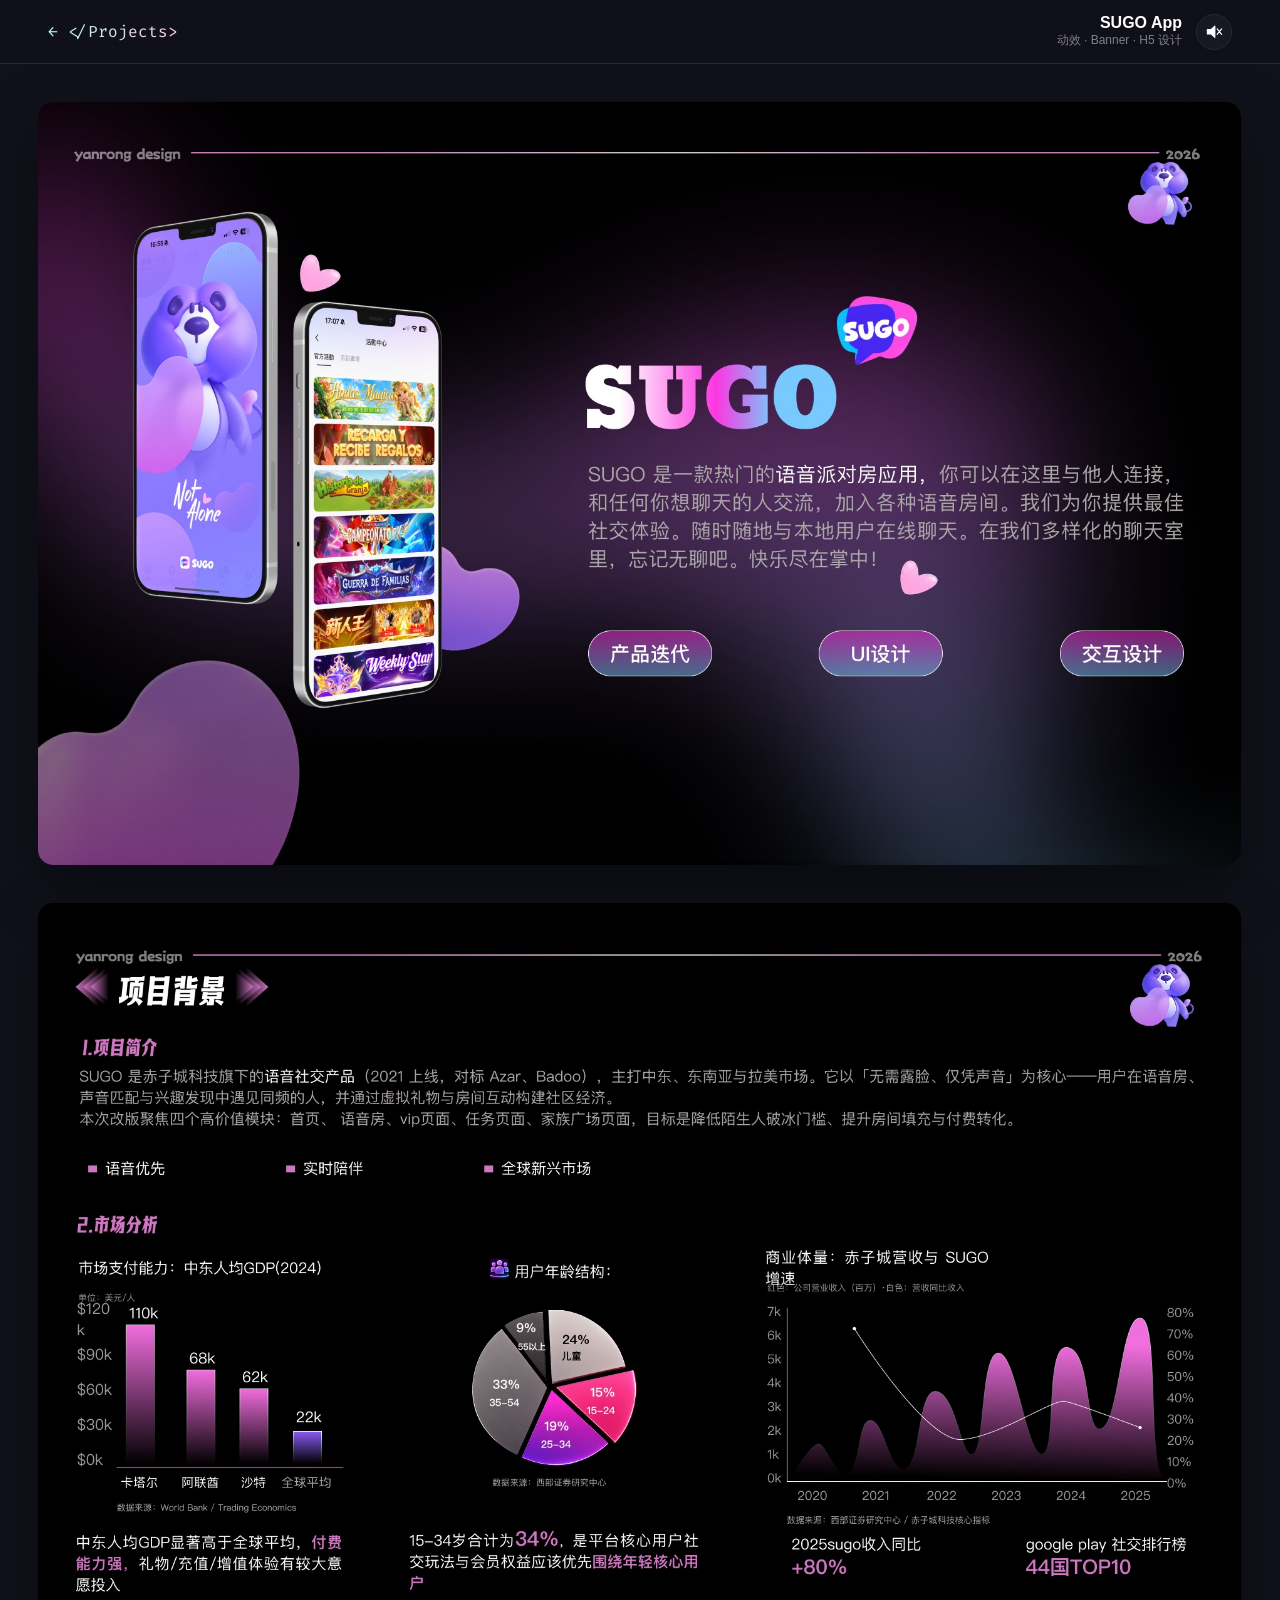
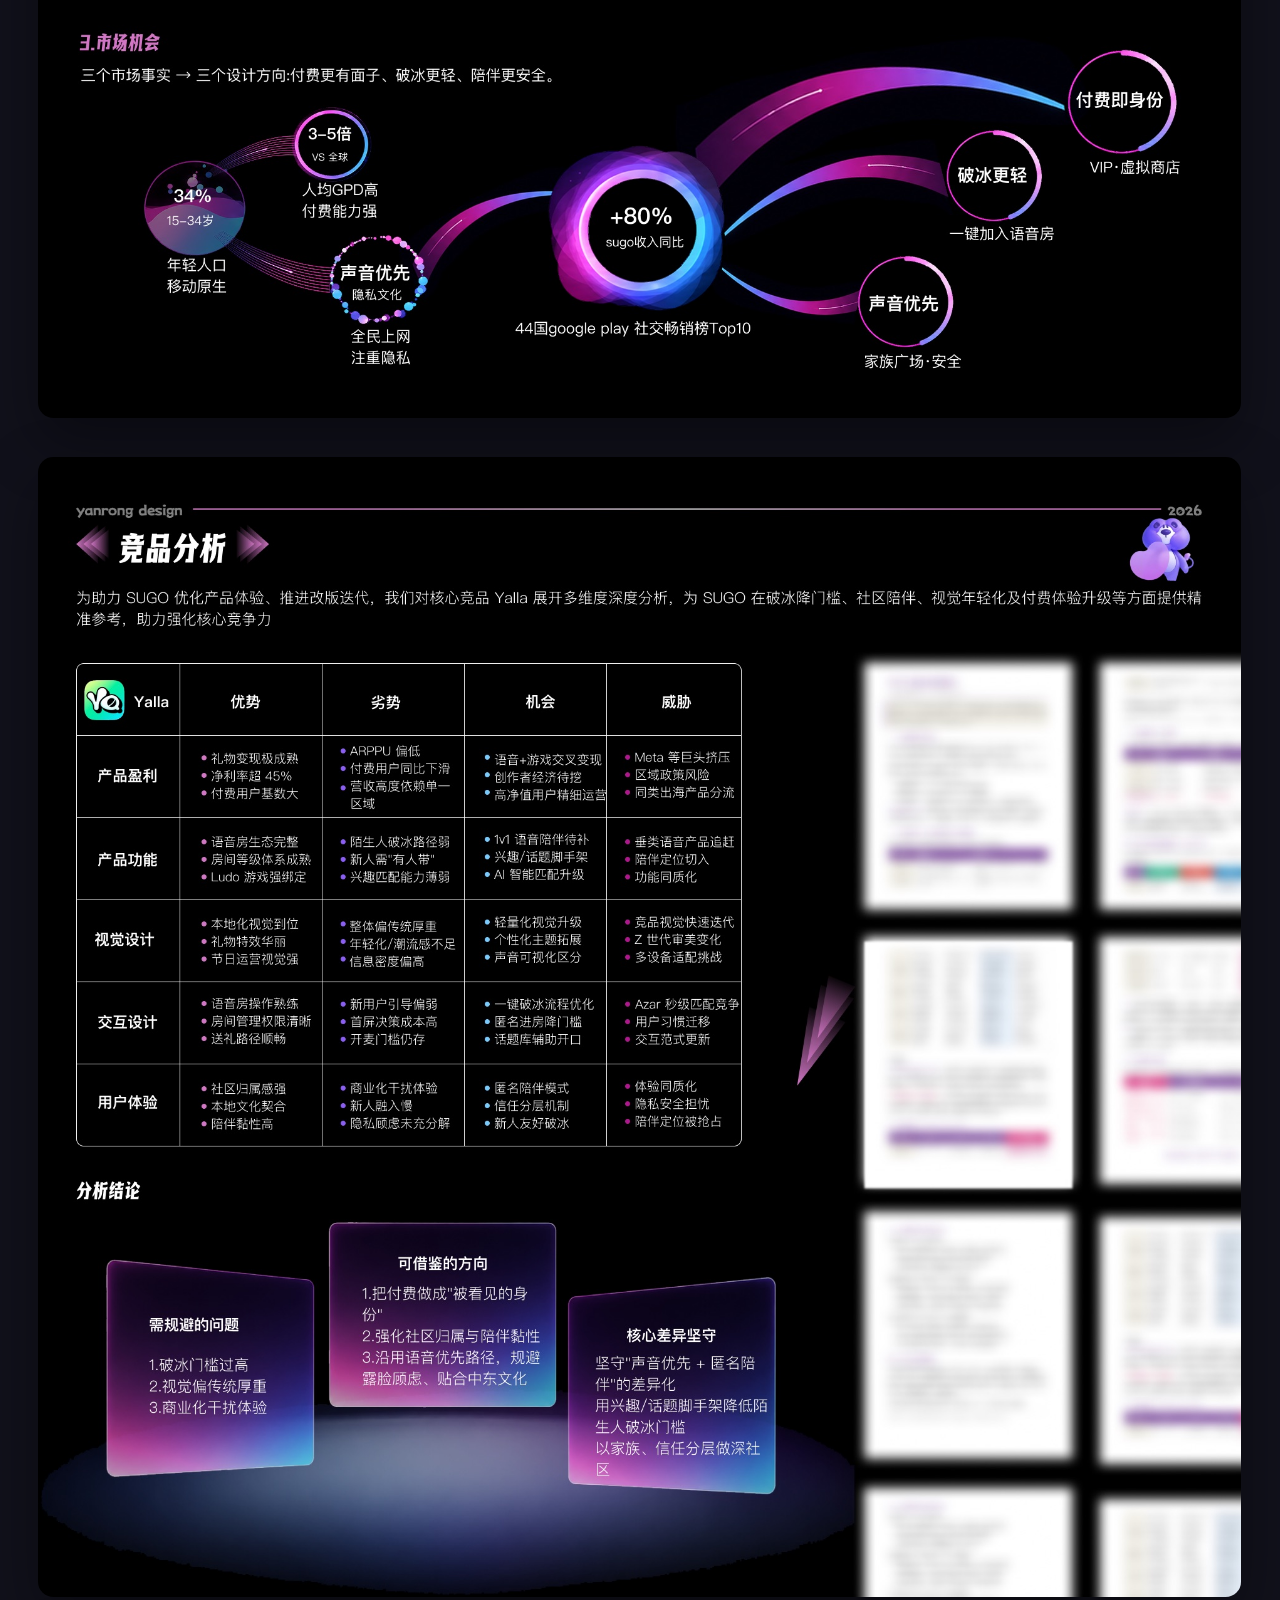
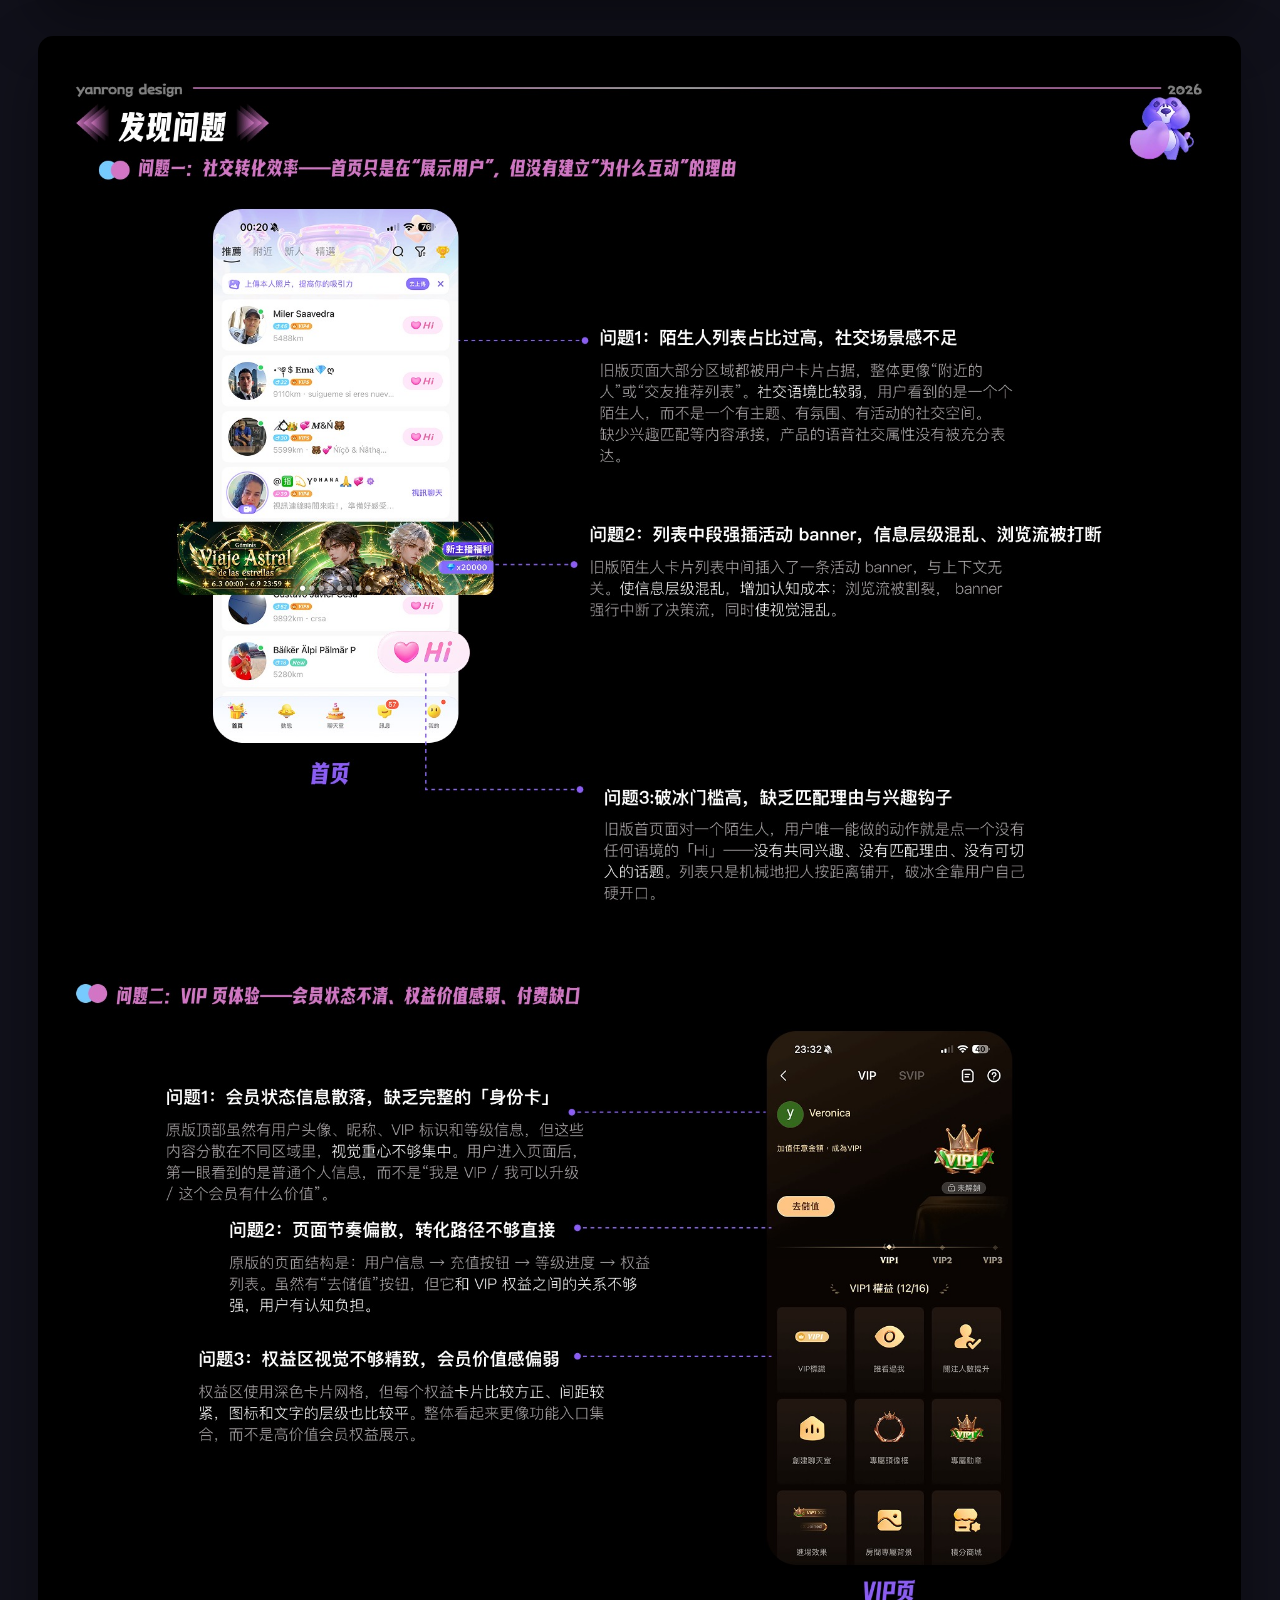
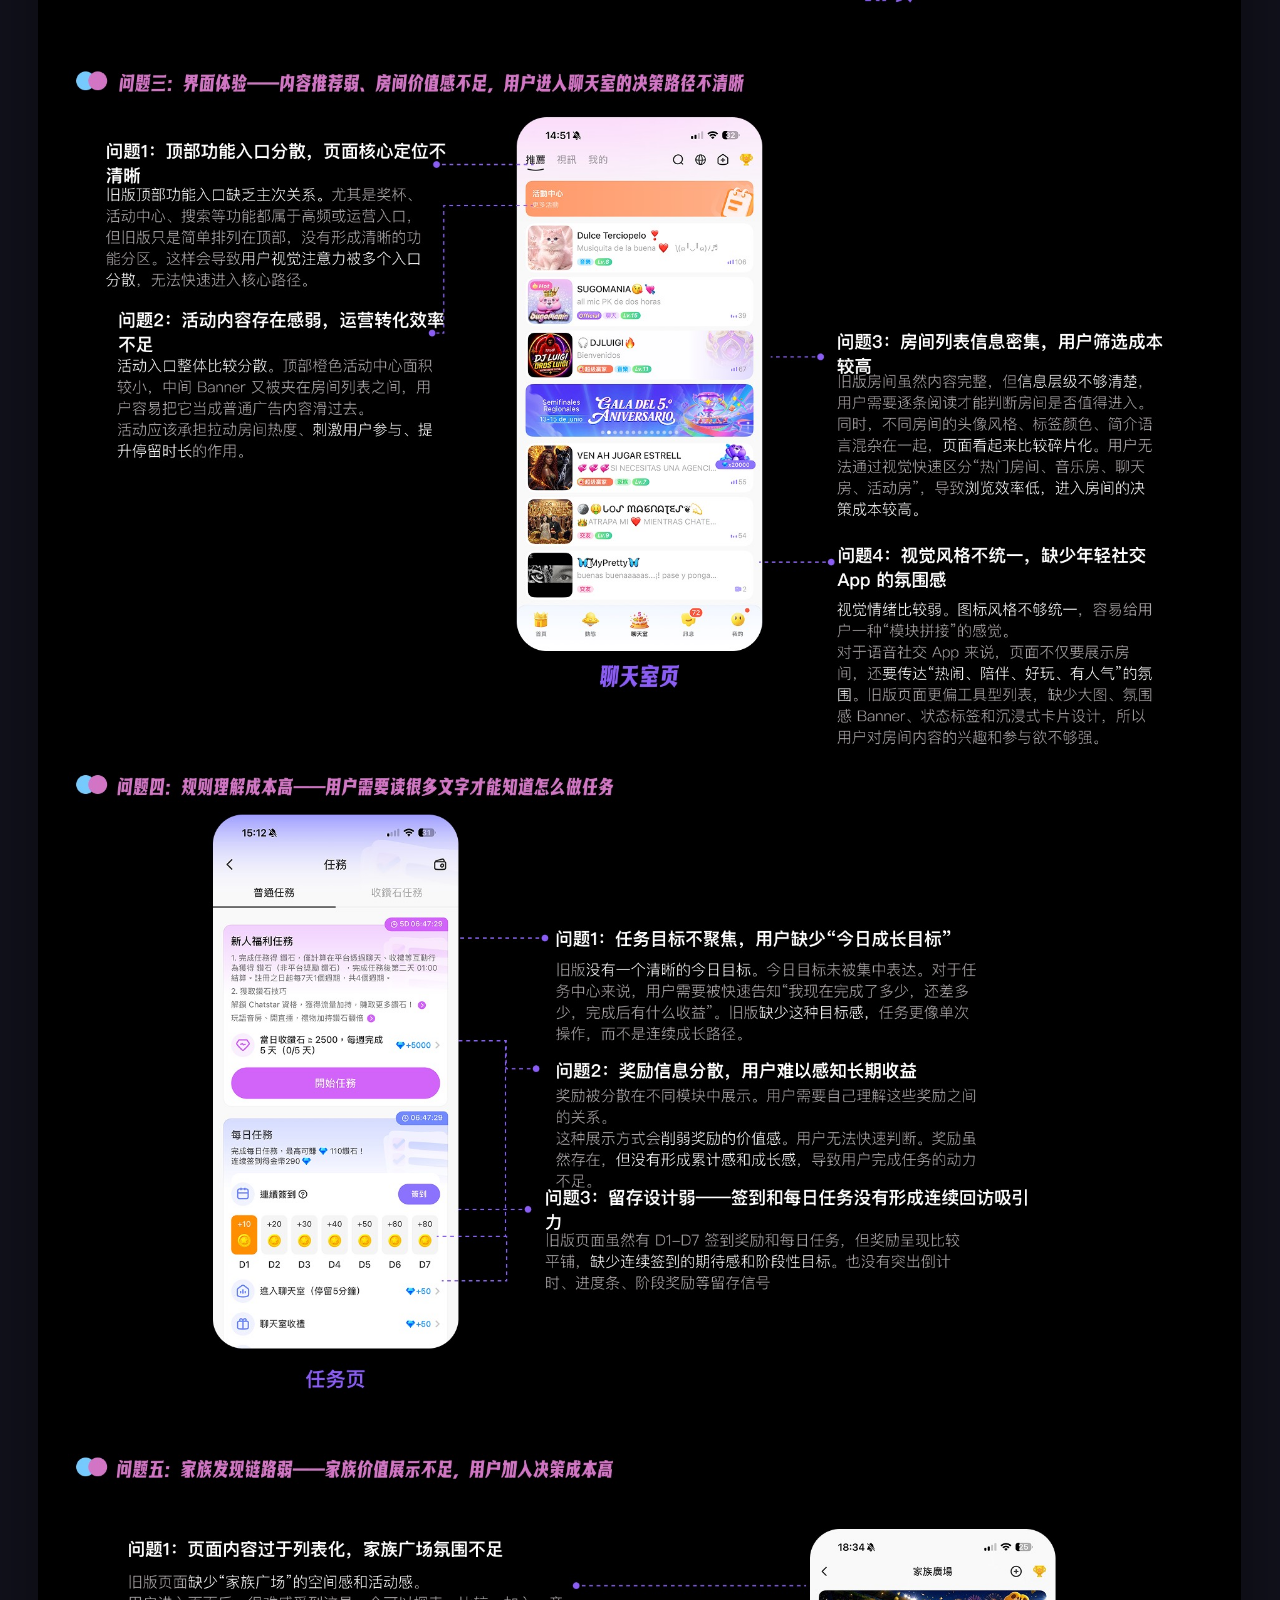
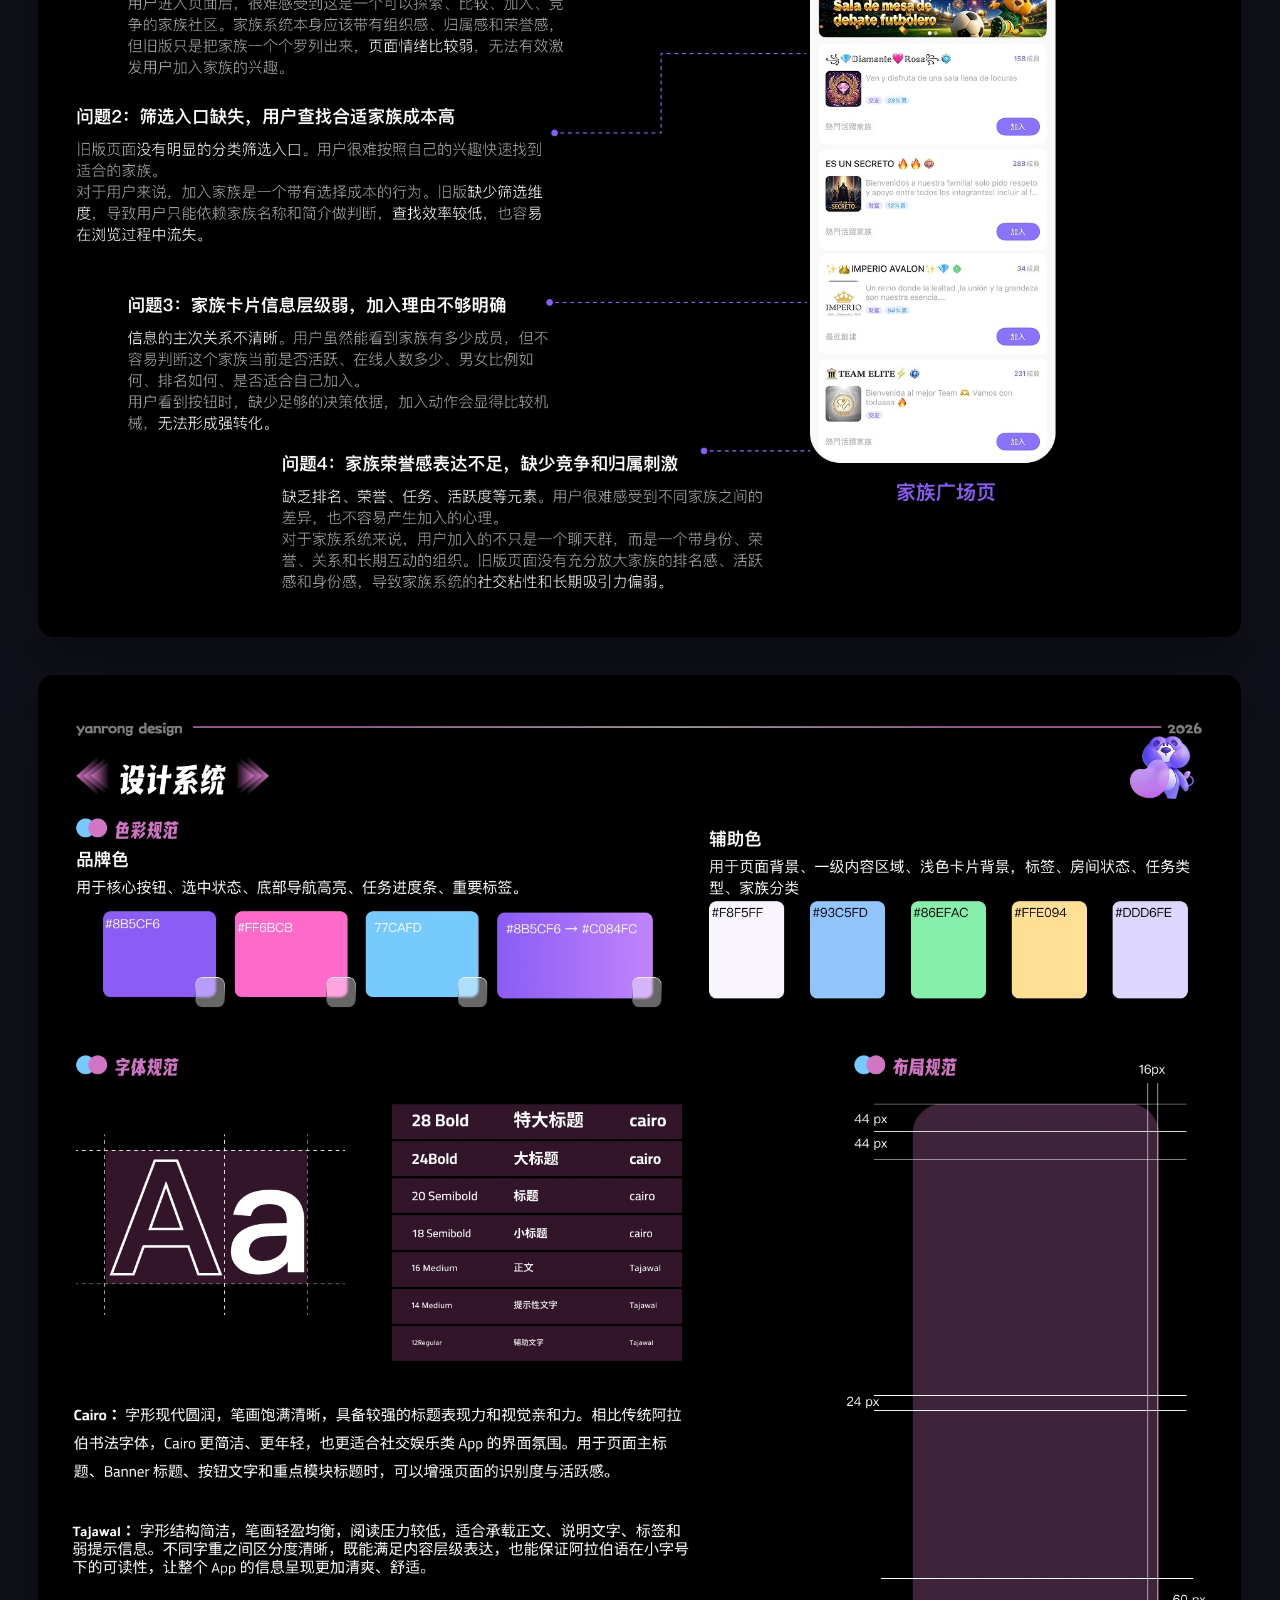
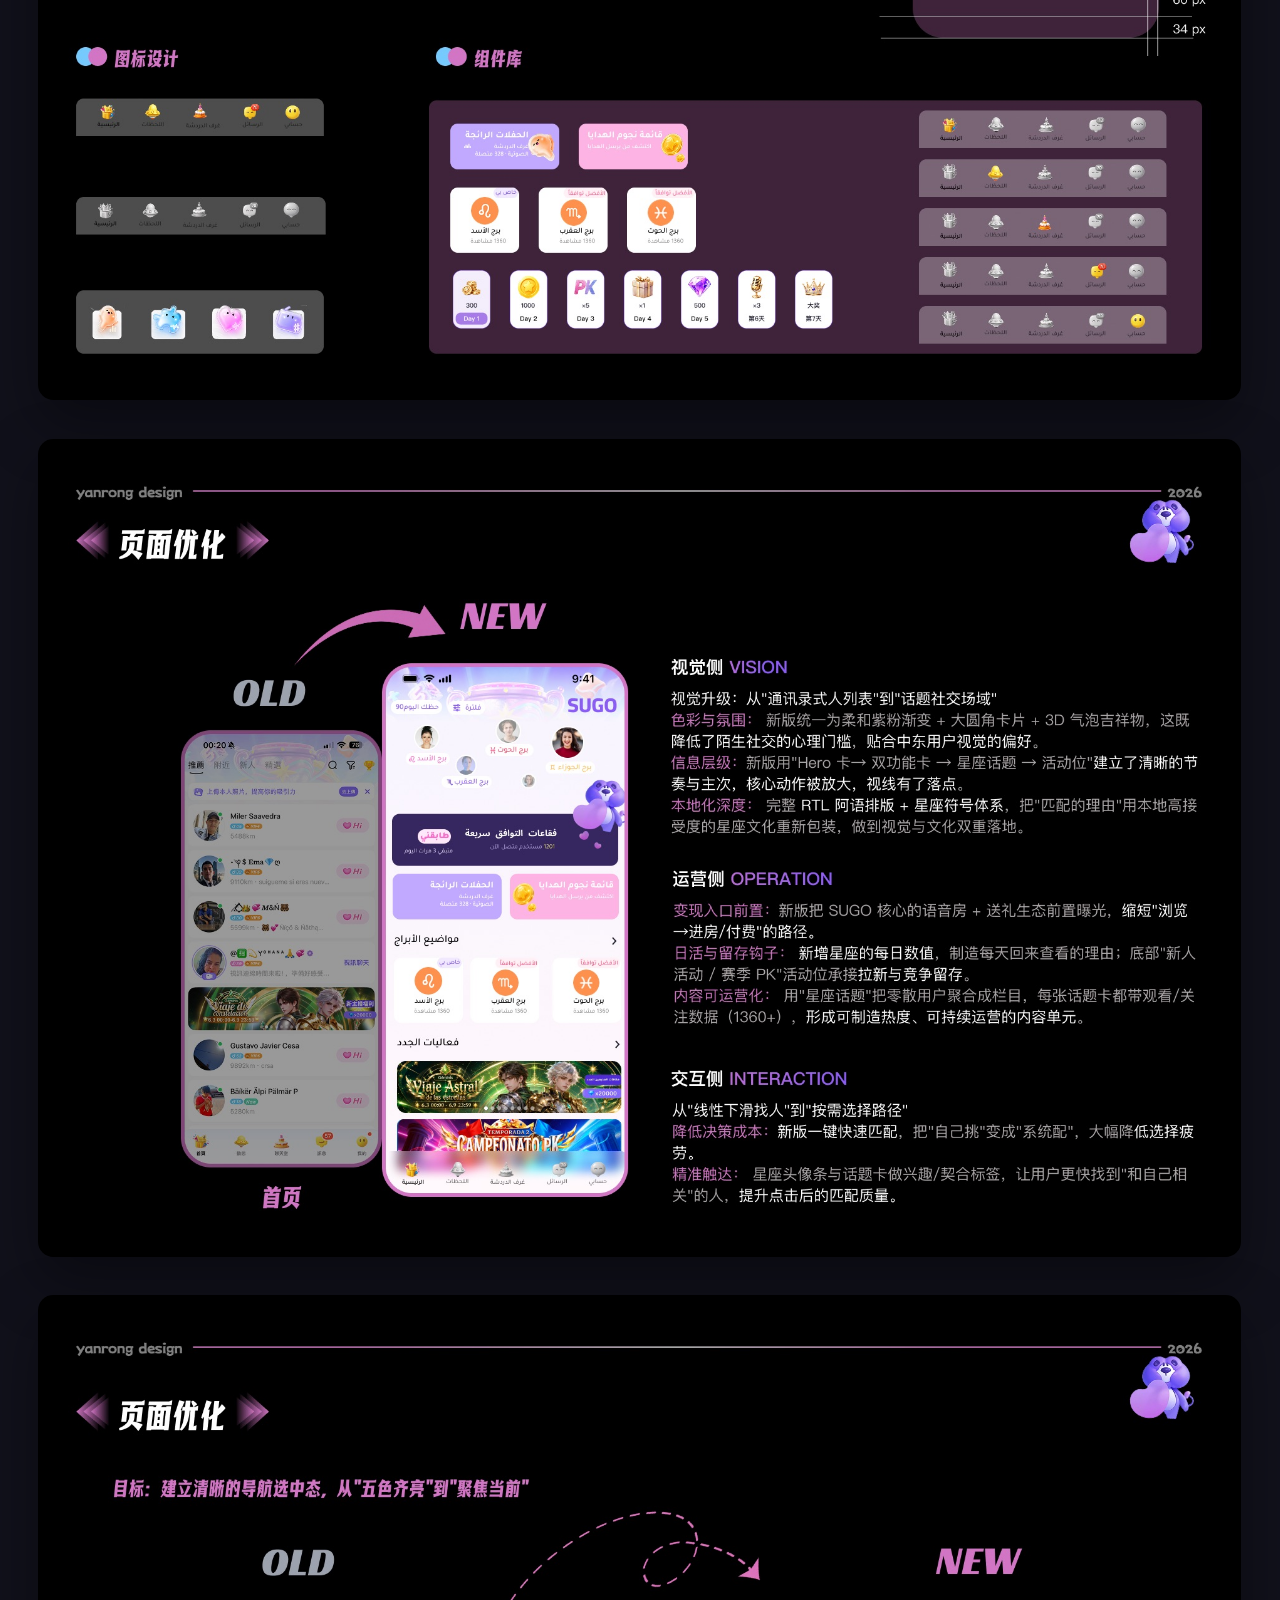
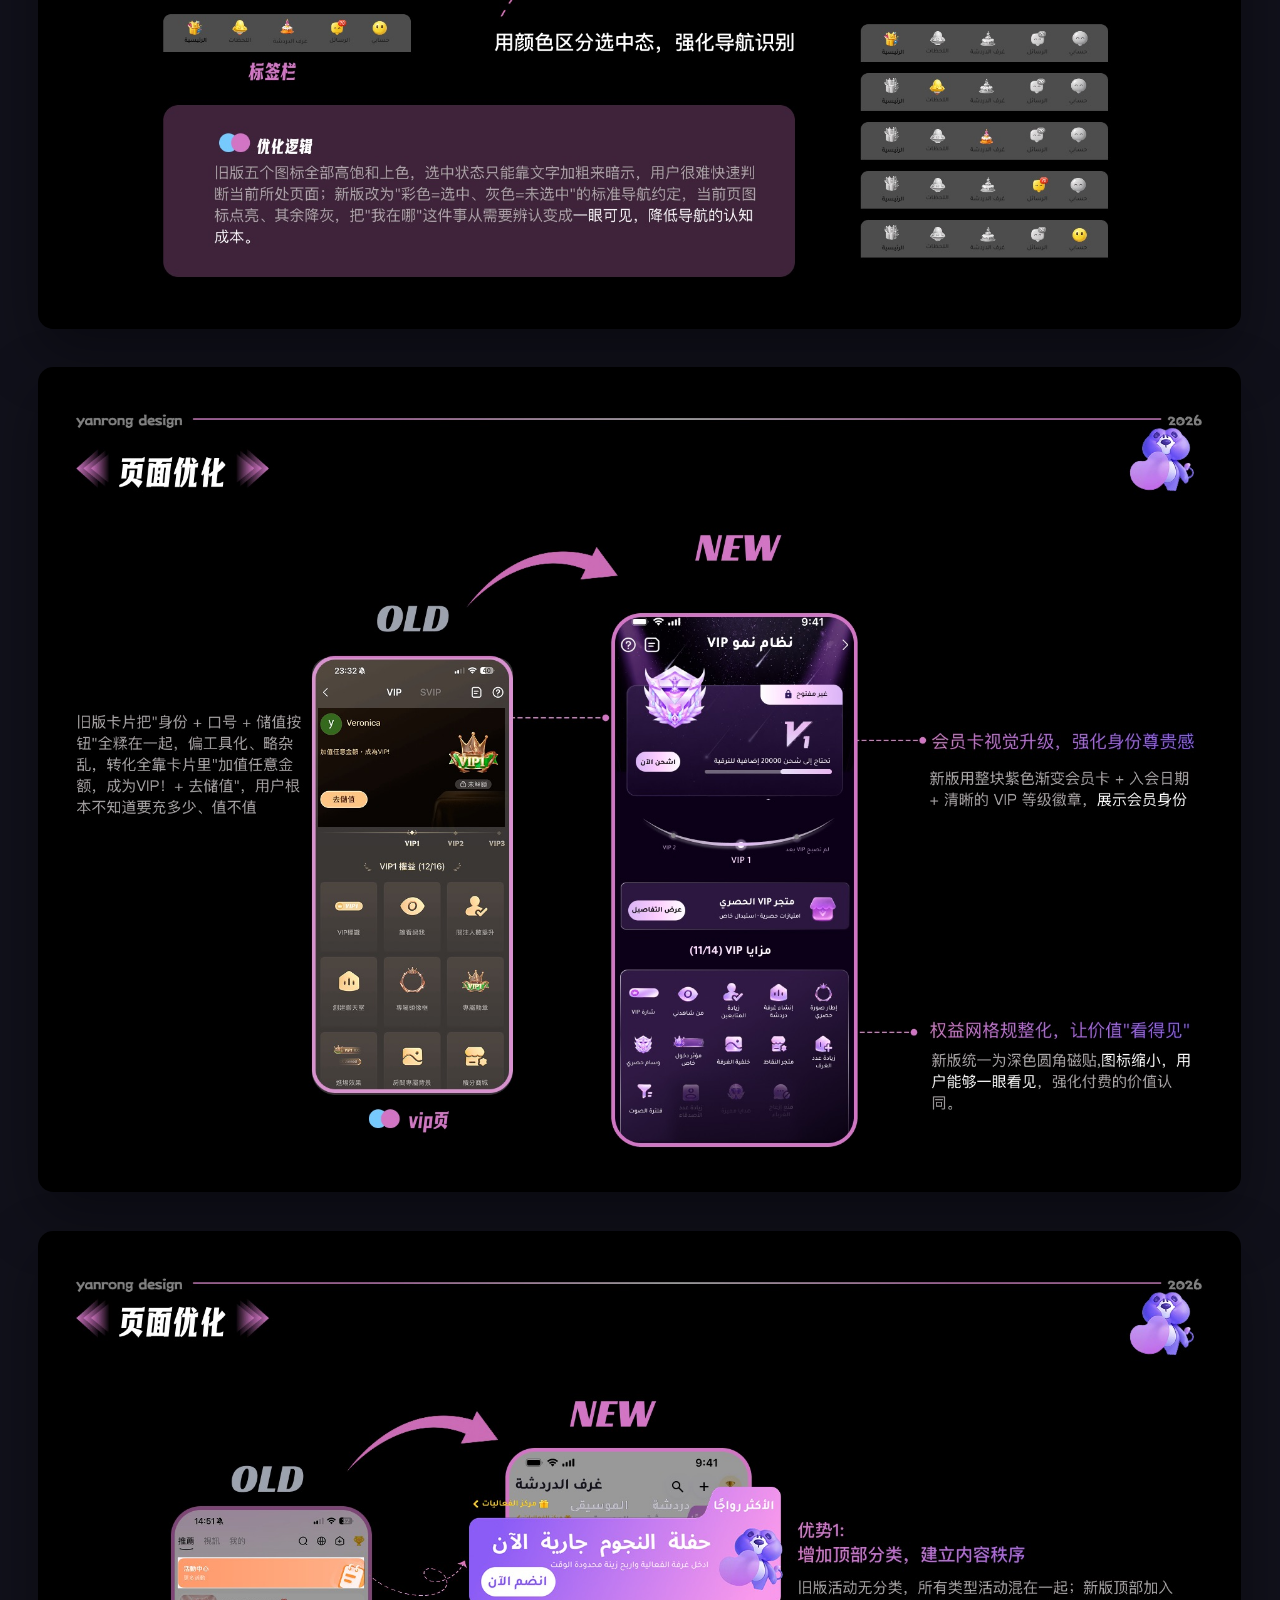
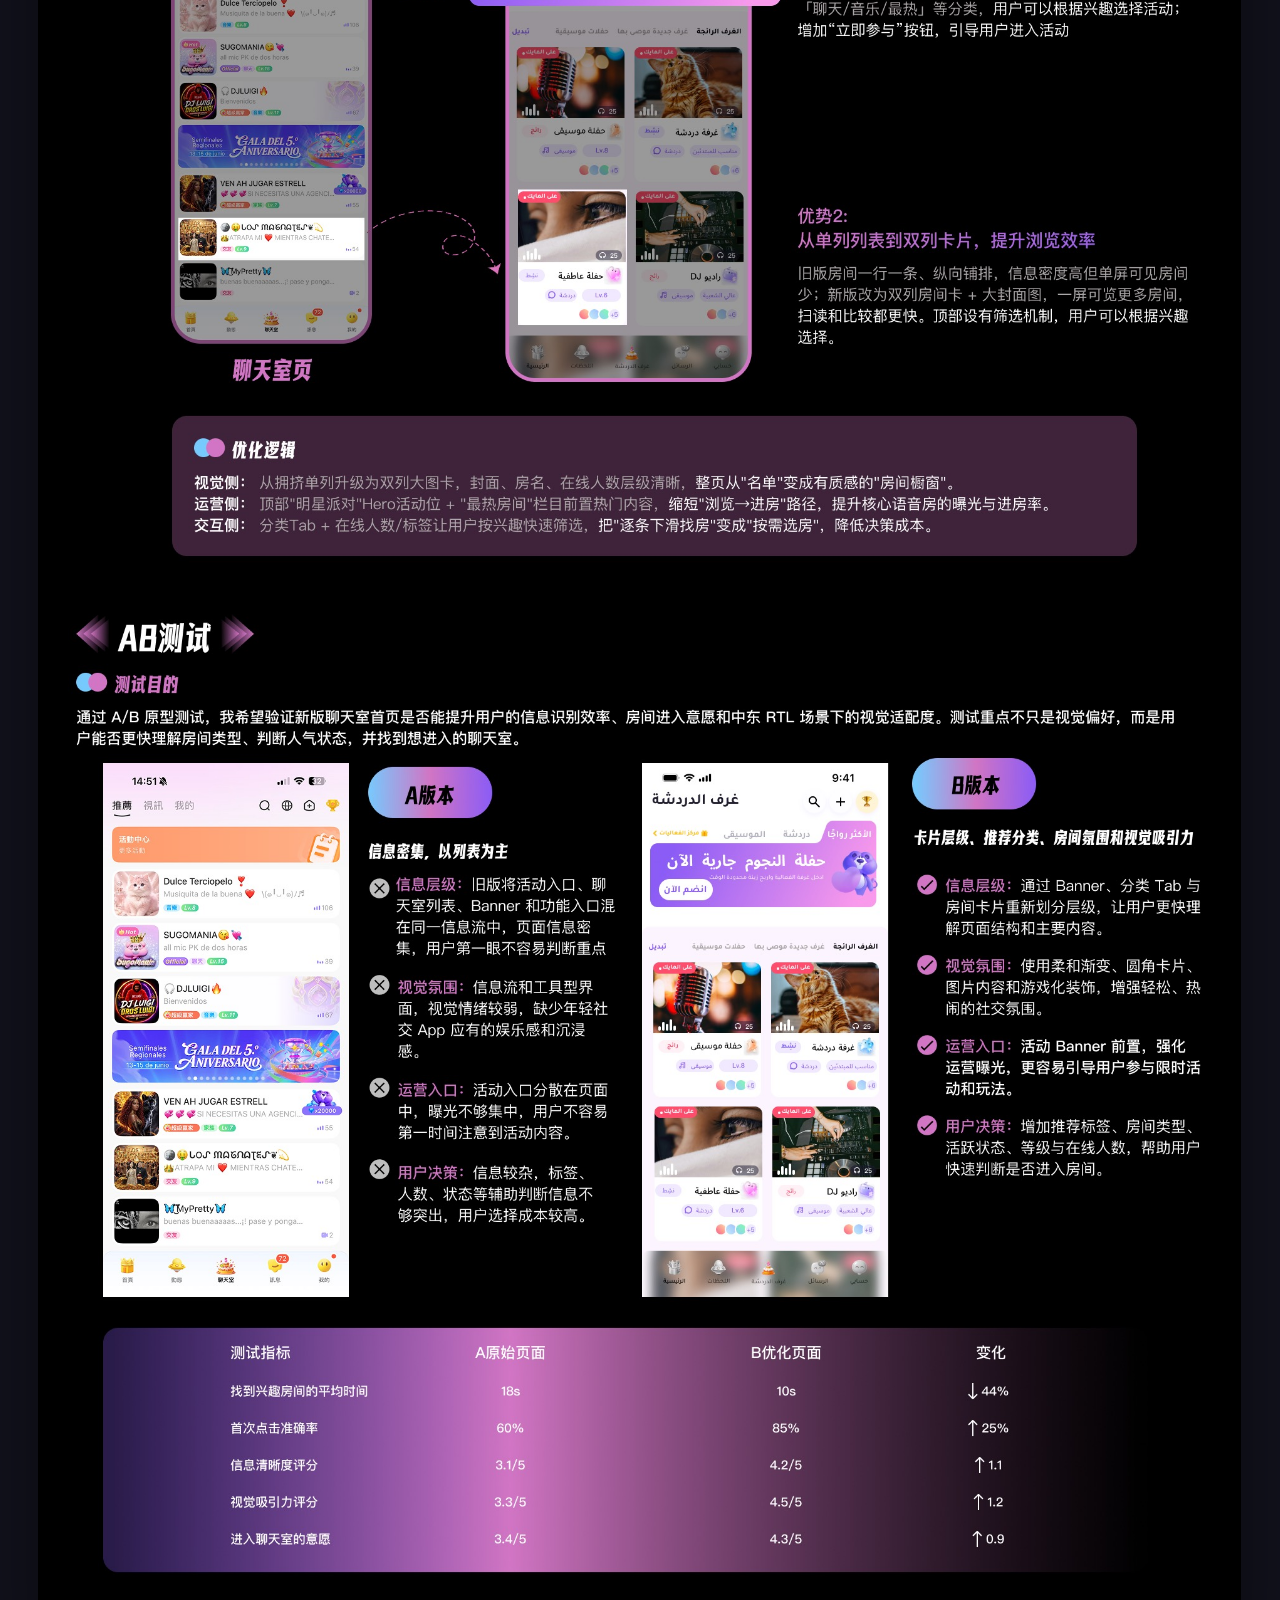
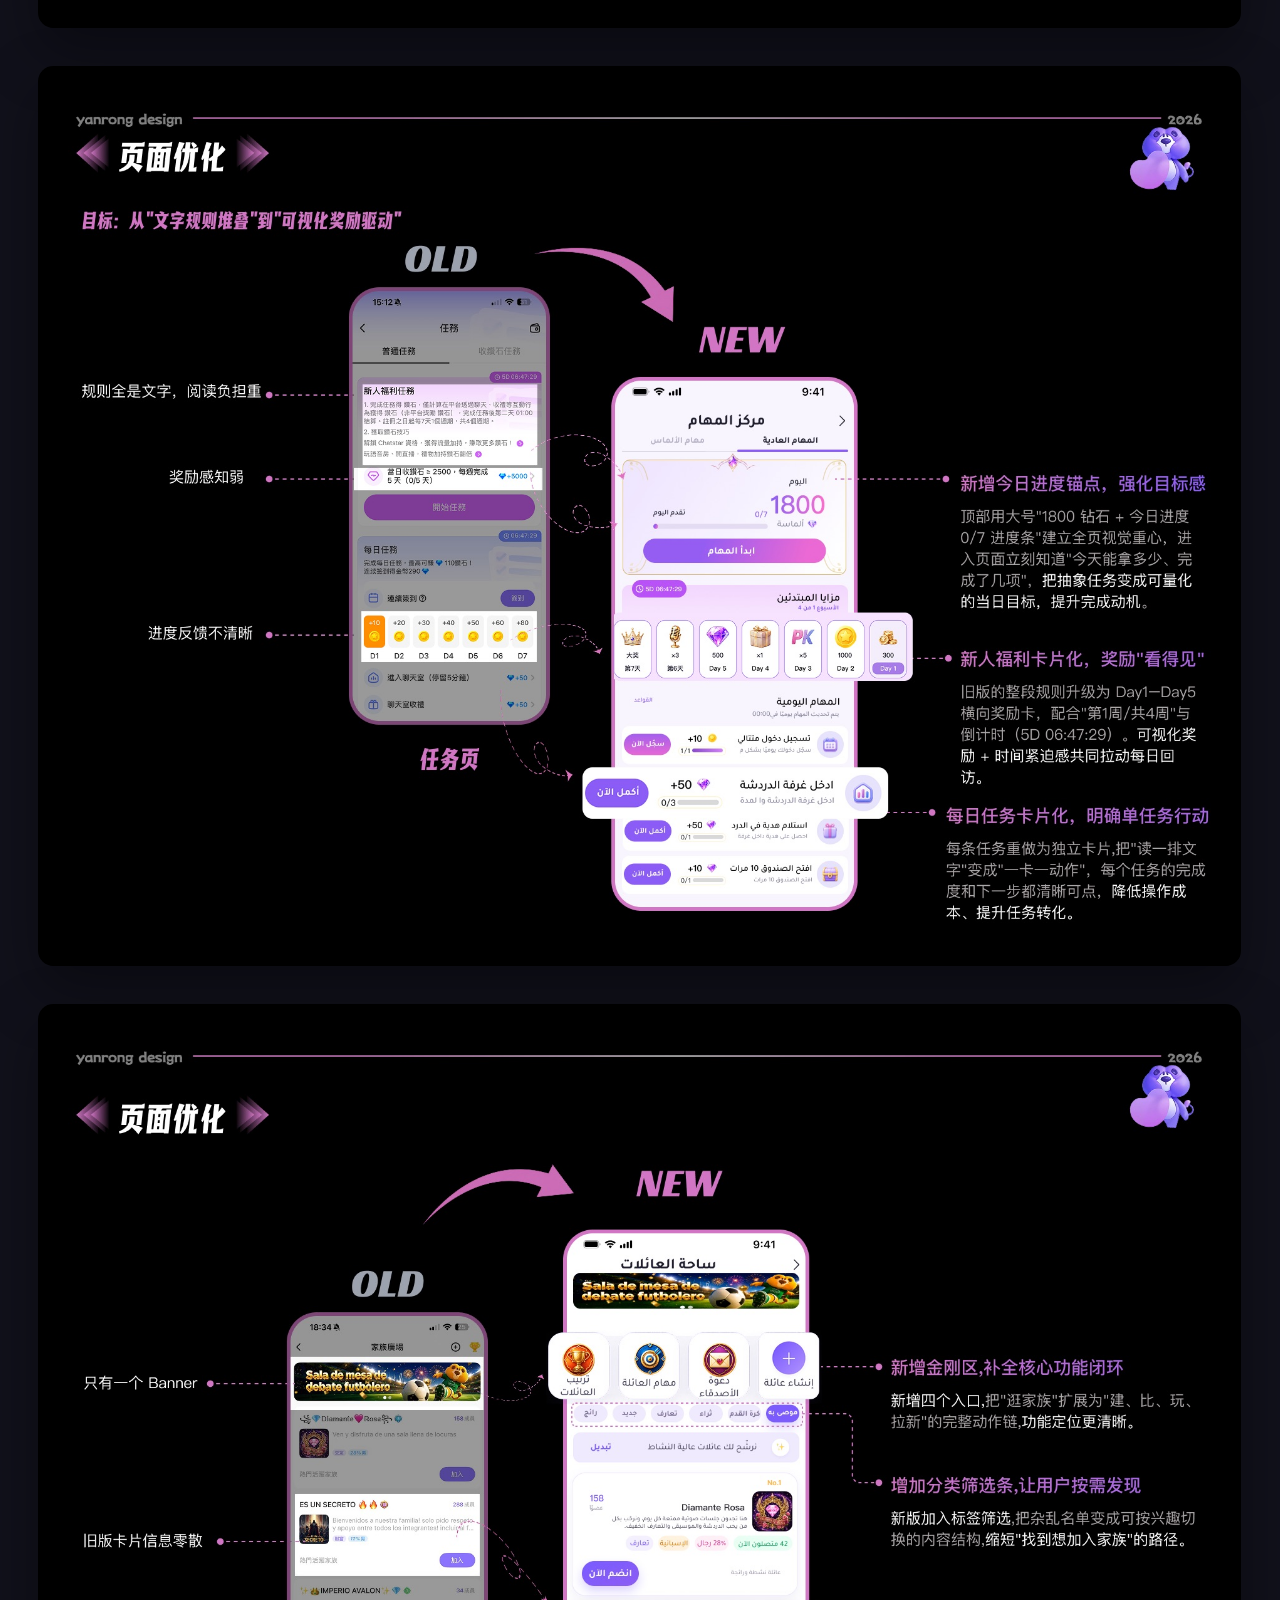
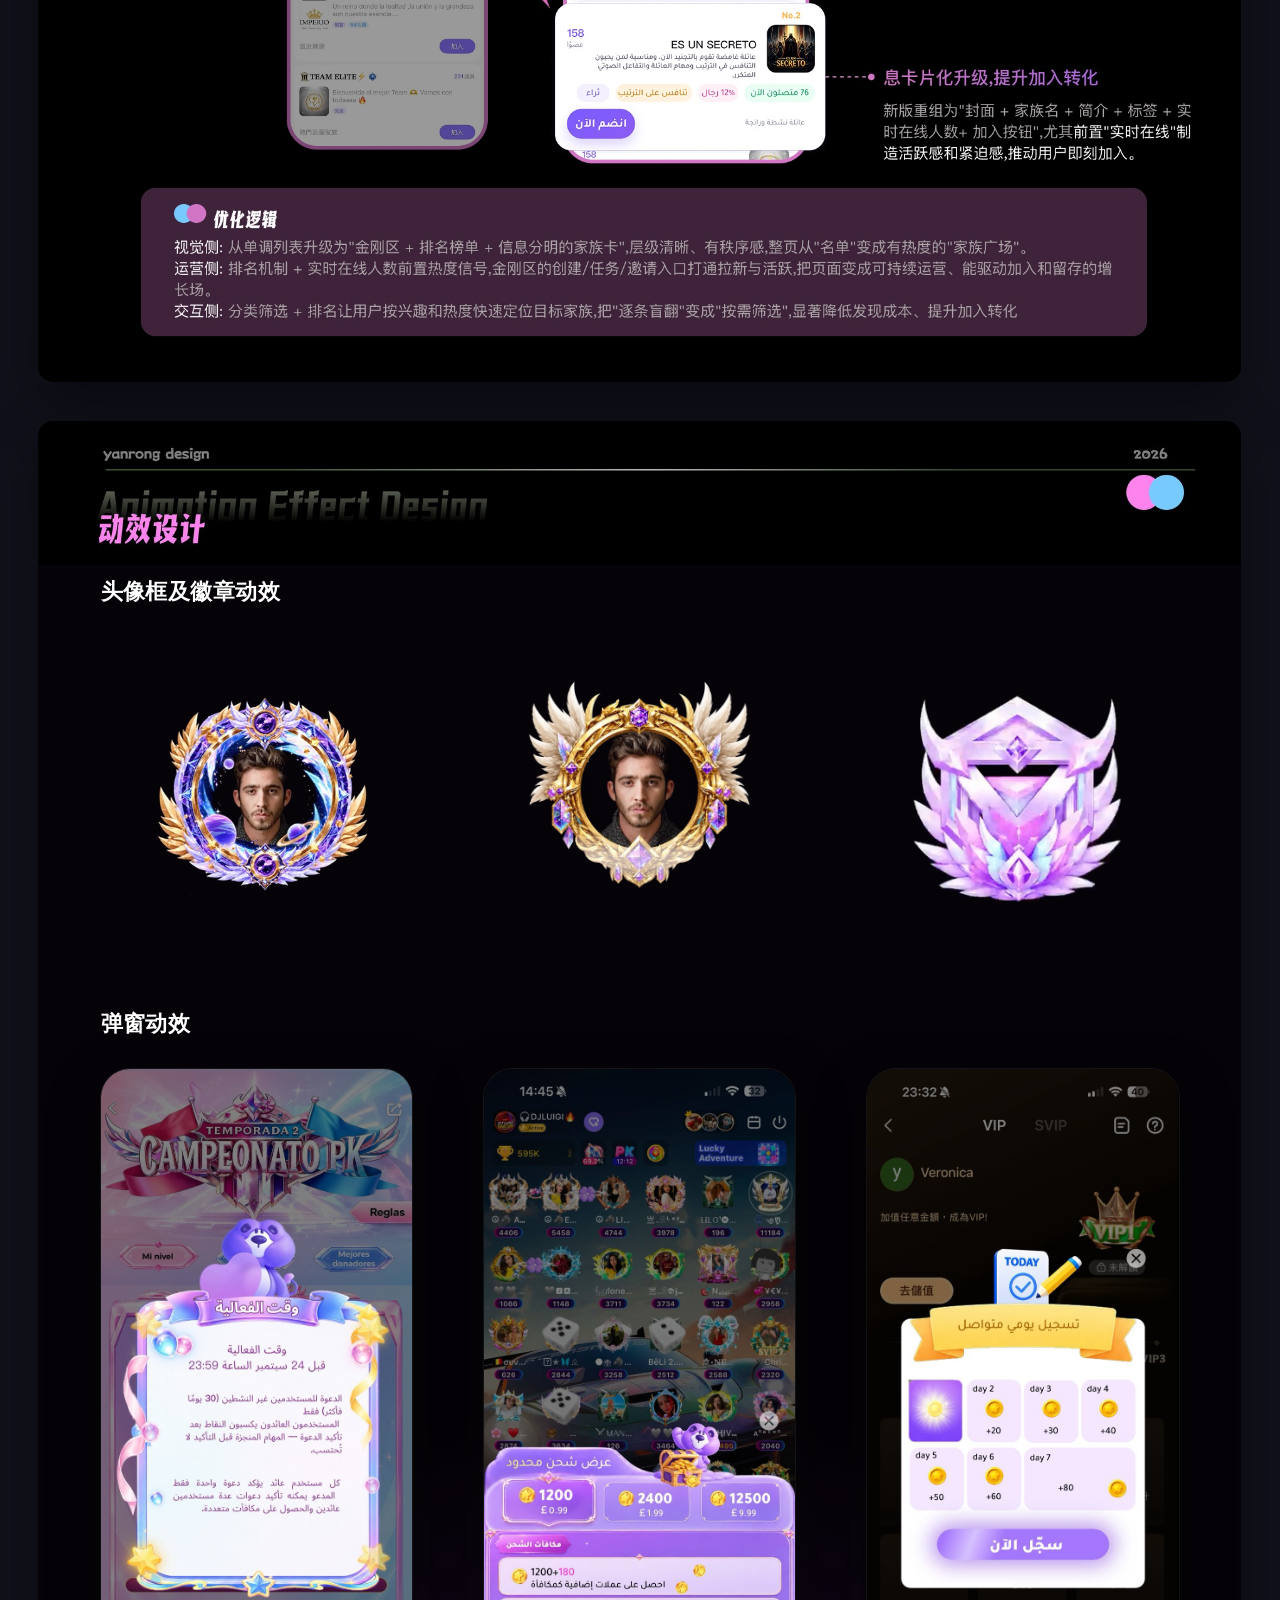
<file: project-sugo.html>
<!DOCTYPE html>
<html lang="zh-CN">

<head>
  <meta charset="UTF-8" />
  <meta name="viewport" content="width=device-width, initial-scale=1.0" />
  <!-- keep the portfolio out of search results: only people with the link should find it -->
  <meta name="robots" content="noindex, nofollow" />
  <meta name="theme-color" content="#11111b" />
  <title>SUGO App | Rong Yan</title>
  <link rel="icon" type="image/png" sizes="32x32" href="src/png/favicon-32.png" />
  <link rel="icon" type="image/png" sizes="192x192" href="src/png/favicon-192.png" />
  <link rel="apple-touch-icon" href="src/png/apple-touch-icon.png" />
  <link rel="stylesheet" href="https://fonts.googleapis.com/css2?family=Fira+Code&display=swap" />
  <link rel="stylesheet" href="project-detail.css?v=11" />
  <script>
    // zoom the first page in when the browser did not morph it from the project card
    (function () {
      var root = document.documentElement;
      if ("onpagereveal" in window) {
        window.addEventListener("pagereveal", function (e) {
          if (!e.viewTransition) {
            root.classList.add("enter-zoom");
            return;
          }
          // a skipped transition rejects these promises, which is expected
          e.viewTransition.ready.catch(function () {});
          e.viewTransition.finished.catch(function () {});
        }, { once: true });
      } else {
        root.classList.add("enter-zoom");
      }
    })();
  </script>
  <script src="project-detail.js?v=6" defer></script>
  <script src="site-extras.js?v=4" defer></script>
</head>

<body>
  <header class="detail-bar">
    <a class="detail-back" href="index.html#projects" aria-label="Back to projects">&#8592; &#60;/Projects&#62;</a>
    <div class="detail-bar-right">
      <div class="detail-bar-info">
        <span class="detail-bar-title">SUGO App</span>
        <span class="detail-bar-meta">动效 · Banner · H5 设计</span>
      </div>
      <button class="detail-sound" type="button" aria-pressed="false" aria-label="打开背景音乐"></button>
    </div>
  </header>

  <main class="detail-main">
    <!-- Detail page images, stacked top to bottom -->
    <div class="detail-pages">
      <img src="src/projects/sugo/01.jpg?v=2" alt="封面 · SUGO 语音社交产品改版" width="1920" height="1217" style="view-transition-name: sugo-cover" />
      <img src="src/projects/sugo/02.jpg?v=2" alt="项目背景 · 市场分析与机会点" width="1920" height="1780" loading="lazy" decoding="async" />
      <img src="src/projects/sugo/03.jpg?v=2" alt="竞品分析 · Yalla 多维对比" width="1920" height="1819" loading="lazy" decoding="async" />
      <img src="src/projects/sugo/04.jpg?v=2" alt="发现问题 · 五个核心页面的体验拆解" width="1920" height="6066" loading="lazy" decoding="async" />
      <img src="src/projects/sugo/05.jpg?v=2" alt="设计系统 · 色彩、字体、布局与组件库" width="1920" height="2114" loading="lazy" decoding="async" />
      <img src="src/projects/sugo/06.jpg?v=2" alt="页面优化 · 首页" width="1920" height="1306" loading="lazy" decoding="async" />
      <img src="src/projects/sugo/07.jpg?v=2" alt="页面优化 · 标签栏" width="1920" height="1011" loading="lazy" decoding="async" />
      <img src="src/projects/sugo/08.jpg?v=2" alt="页面优化 · VIP 页" width="1920" height="1317" loading="lazy" decoding="async" />
      <img src="src/projects/sugo/09.jpg?v=2" alt="页面优化 · 聊天室页与 A/B 测试" width="1920" height="3186" loading="lazy" decoding="async" />
      <img src="src/projects/sugo/10.jpg?v=2" alt="页面优化 · 任务页" width="1920" height="1436" loading="lazy" decoding="async" />
      <img src="src/projects/sugo/11.jpg?v=2" alt="页面优化 · 家族广场" width="1920" height="1561" loading="lazy" decoding="async" />
      <section class="motion-page" aria-label="动效设计">
        <img class="motion-head" src="src/projects/sugo/motion/motion-head.jpg" alt="动效设计 Animation Effect Design" width="1920" height="230" loading="lazy" decoding="async" />

        <div class="motion-group">
          <h3 class="motion-label">头像框及徽章动效</h3>
          <div class="motion-grid motion-grid--square">
            <figure class="motion-item">
              <video data-src="src/projects/sugo/motion/avatar-frame-planet.mp4" poster="src/projects/sugo/motion/avatar-frame-planet.jpg" muted loop playsinline preload="none" aria-label="星球头像框动效"></video>
            </figure>
            <figure class="motion-item">
              <video data-src="src/projects/sugo/motion/avatar-frame-wings.mp4" poster="src/projects/sugo/motion/avatar-frame-wings.jpg" muted loop playsinline preload="none" aria-label="金色翅膀头像框动效"></video>
            </figure>
            <figure class="motion-item motion-item--zoom">
              <video data-src="src/projects/sugo/motion/badge.mp4" poster="src/projects/sugo/motion/badge-poster.jpg" muted loop playsinline preload="none" aria-label="VIP 徽章动效"></video>
            </figure>
          </div>
        </div>

        <div class="motion-group">
          <h3 class="motion-label">弹窗动效</h3>
          <div class="motion-grid motion-grid--phone">
            <figure class="motion-item">
              <video data-src="src/projects/sugo/motion/popup-pk.mp4" poster="src/projects/sugo/motion/popup-pk.jpg" muted loop playsinline preload="none" aria-label="PK 活动弹窗动效"></video>
            </figure>
            <figure class="motion-item">
              <video data-src="src/projects/sugo/motion/popup-recharge.mp4" poster="src/projects/sugo/motion/popup-recharge.jpg" muted loop playsinline preload="none" aria-label="充值弹窗动效"></video>
            </figure>
            <figure class="motion-item">
              <video data-src="src/projects/sugo/motion/popup-checkin.mp4" poster="src/projects/sugo/motion/popup-checkin.jpg" muted loop playsinline preload="none" aria-label="签到弹窗动效"></video>
            </figure>
          </div>
        </div>

        <div class="motion-group">
          <h3 class="motion-label">界面动效</h3>
          <div class="motion-grid motion-grid--phone">
            <figure class="motion-item">
              <video data-src="src/projects/sugo/motion/ui-match.mp4?v=2" poster="src/projects/sugo/motion/ui-match.jpg?v=2" muted loop playsinline preload="none" aria-label="匹配首页界面动效"></video>
            </figure>
            <figure class="motion-item">
              <video data-src="src/projects/sugo/motion/ui-vip.mp4?v=2" poster="src/projects/sugo/motion/ui-vip.jpg?v=2" muted loop playsinline preload="none" aria-label="VIP 页面界面动效"></video>
            </figure>
            <figure class="motion-item">
              <video data-src="src/projects/sugo/motion/ui-tasks.mp4?v=3" poster="src/projects/sugo/motion/ui-tasks.jpg?v=3" muted loop playsinline preload="none" aria-label="任务中心界面动效"></video>
            </figure>
          </div>
        </div>
      </section>
      <img src="src/projects/sugo/12.jpg?v=2" alt="页面展示" width="1920" height="1561" loading="lazy" decoding="async" />
    </div>

    <div class="detail-end">
      <a class="detail-next" href="project-fosun.html" aria-label="Next project: 复星禅城-智慧医疗系统">
        <span class="detail-next-label">Next project &#8594;</span>
        <span class="detail-next-title">复星禅城-智慧医疗系统</span>
      </a>
      <!-- Muse AI is hidden for now
      <a class="detail-next" href="project-muse.html" aria-label="Next project: Muse AI">
        <span class="detail-next-label">Next project &#8594;</span>
        <span class="detail-next-title">Muse AI</span>
      </a>
      -->
    </div>
  </main>
</body>

</html>
</file>
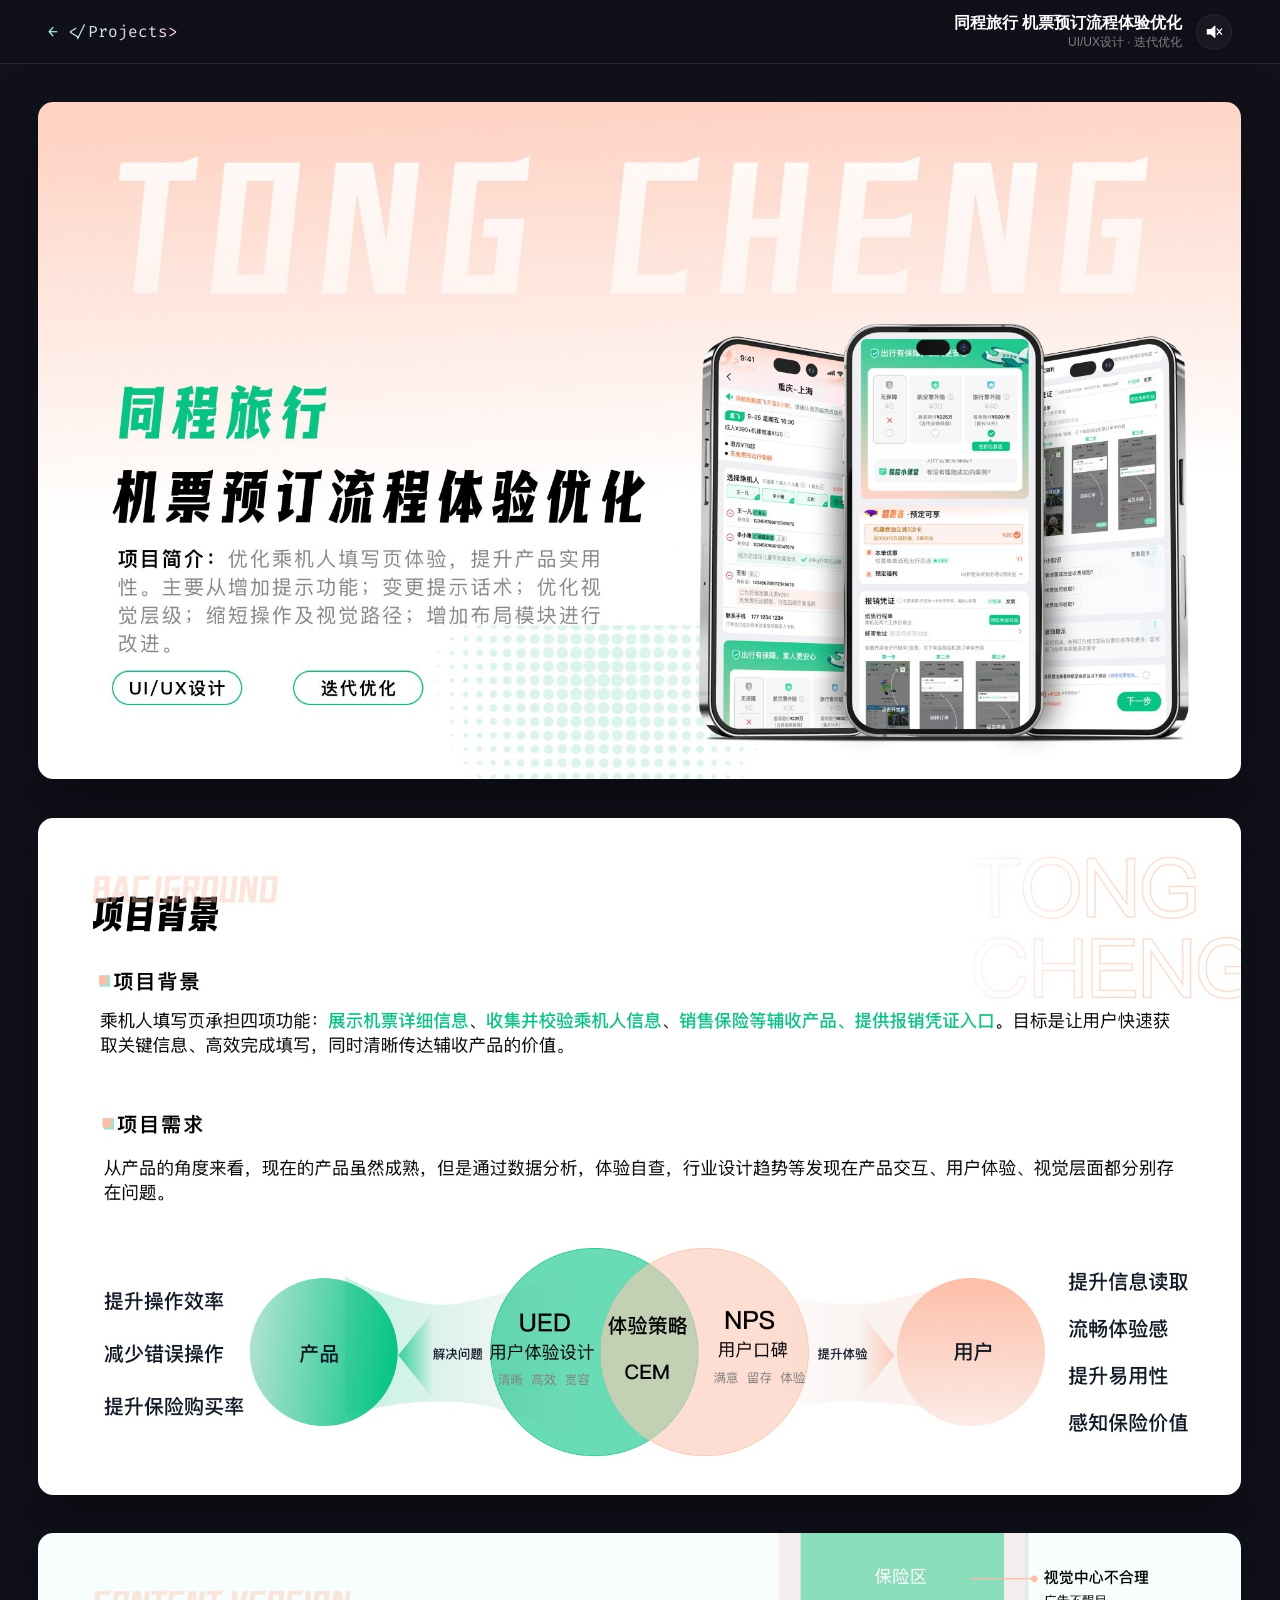
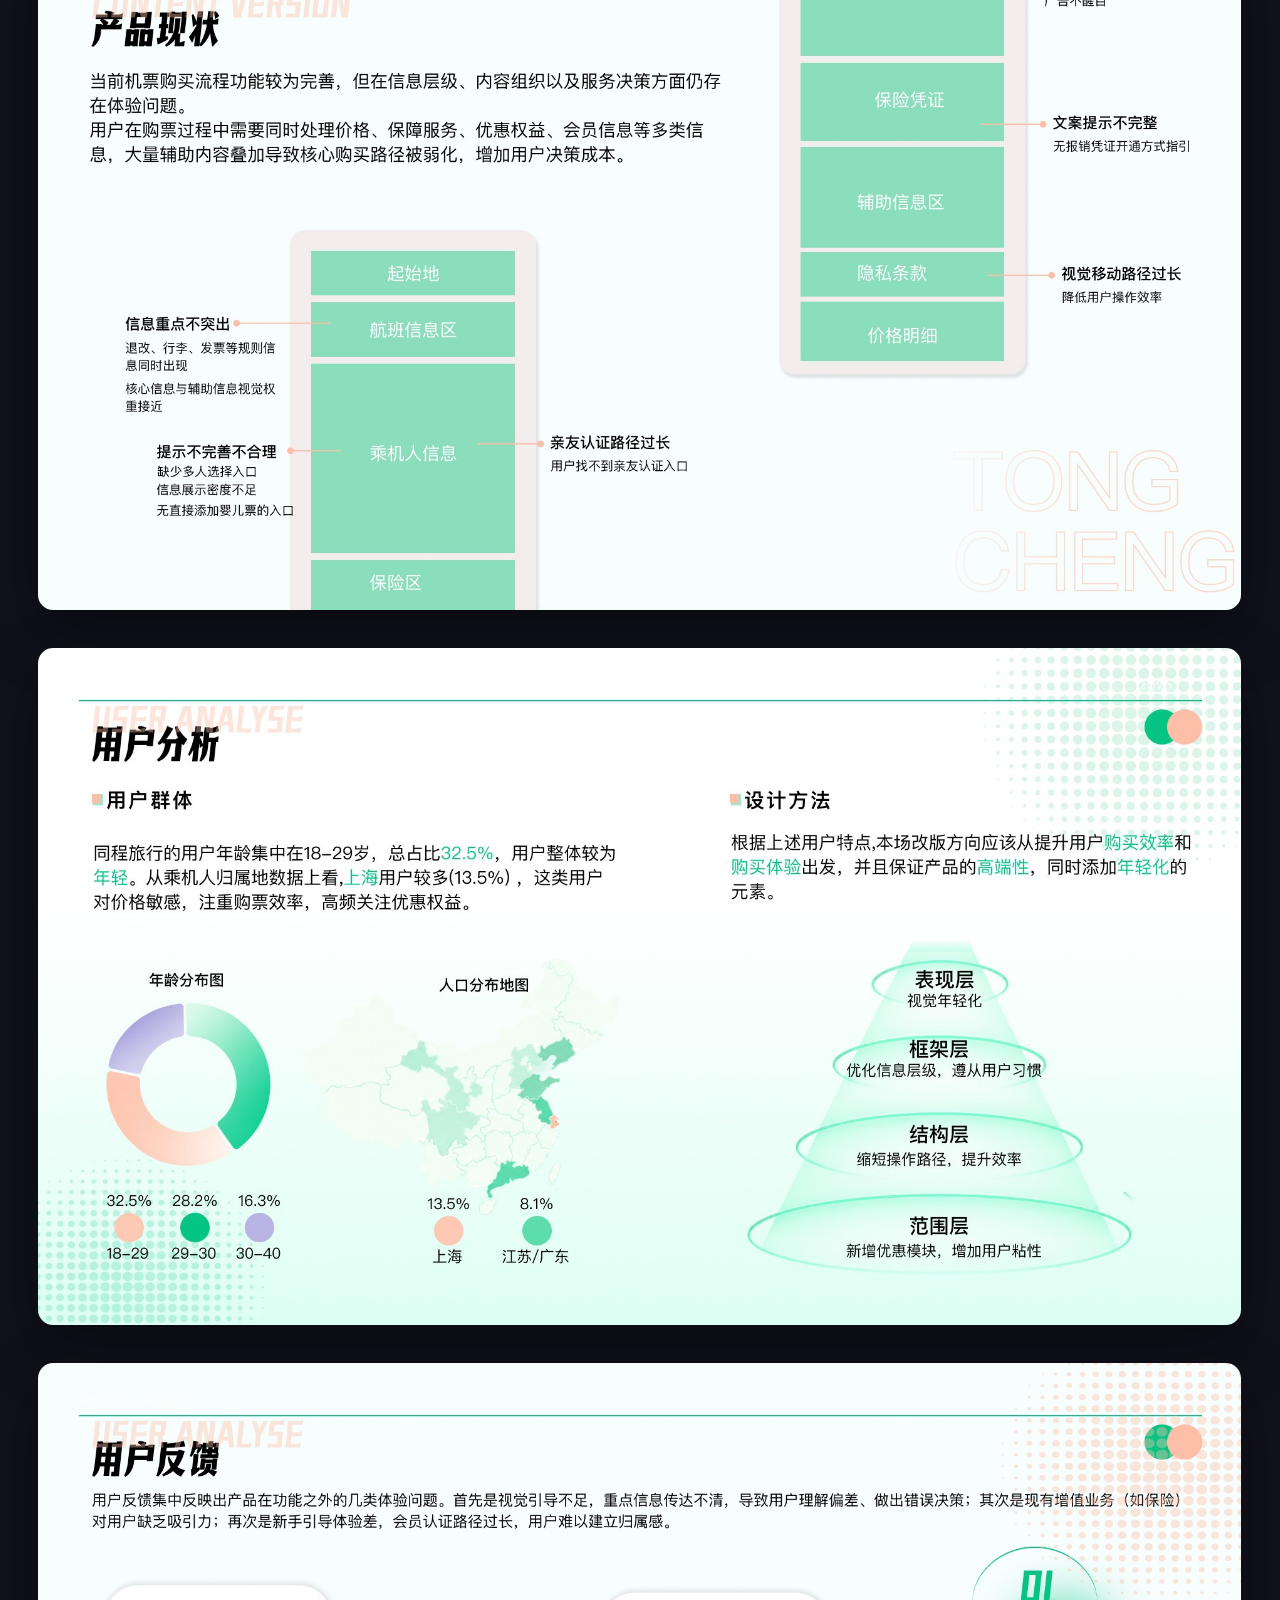
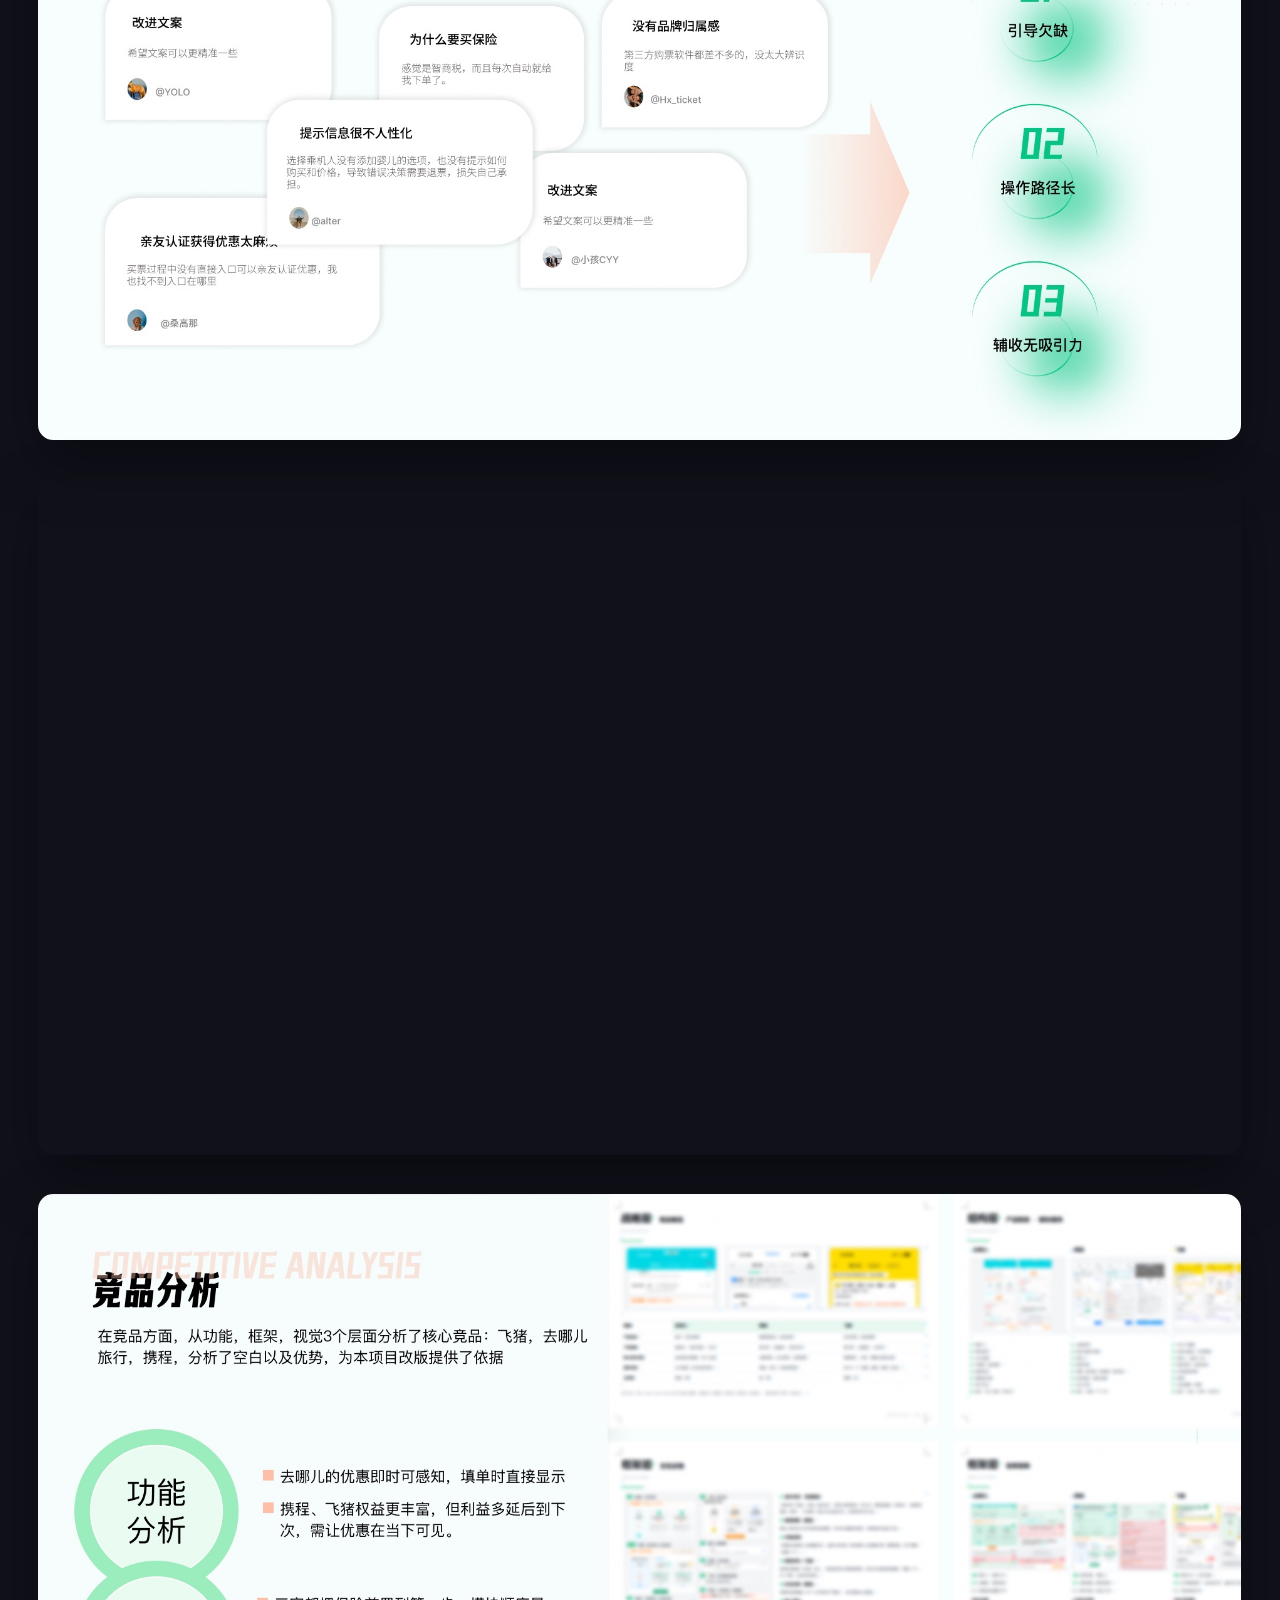
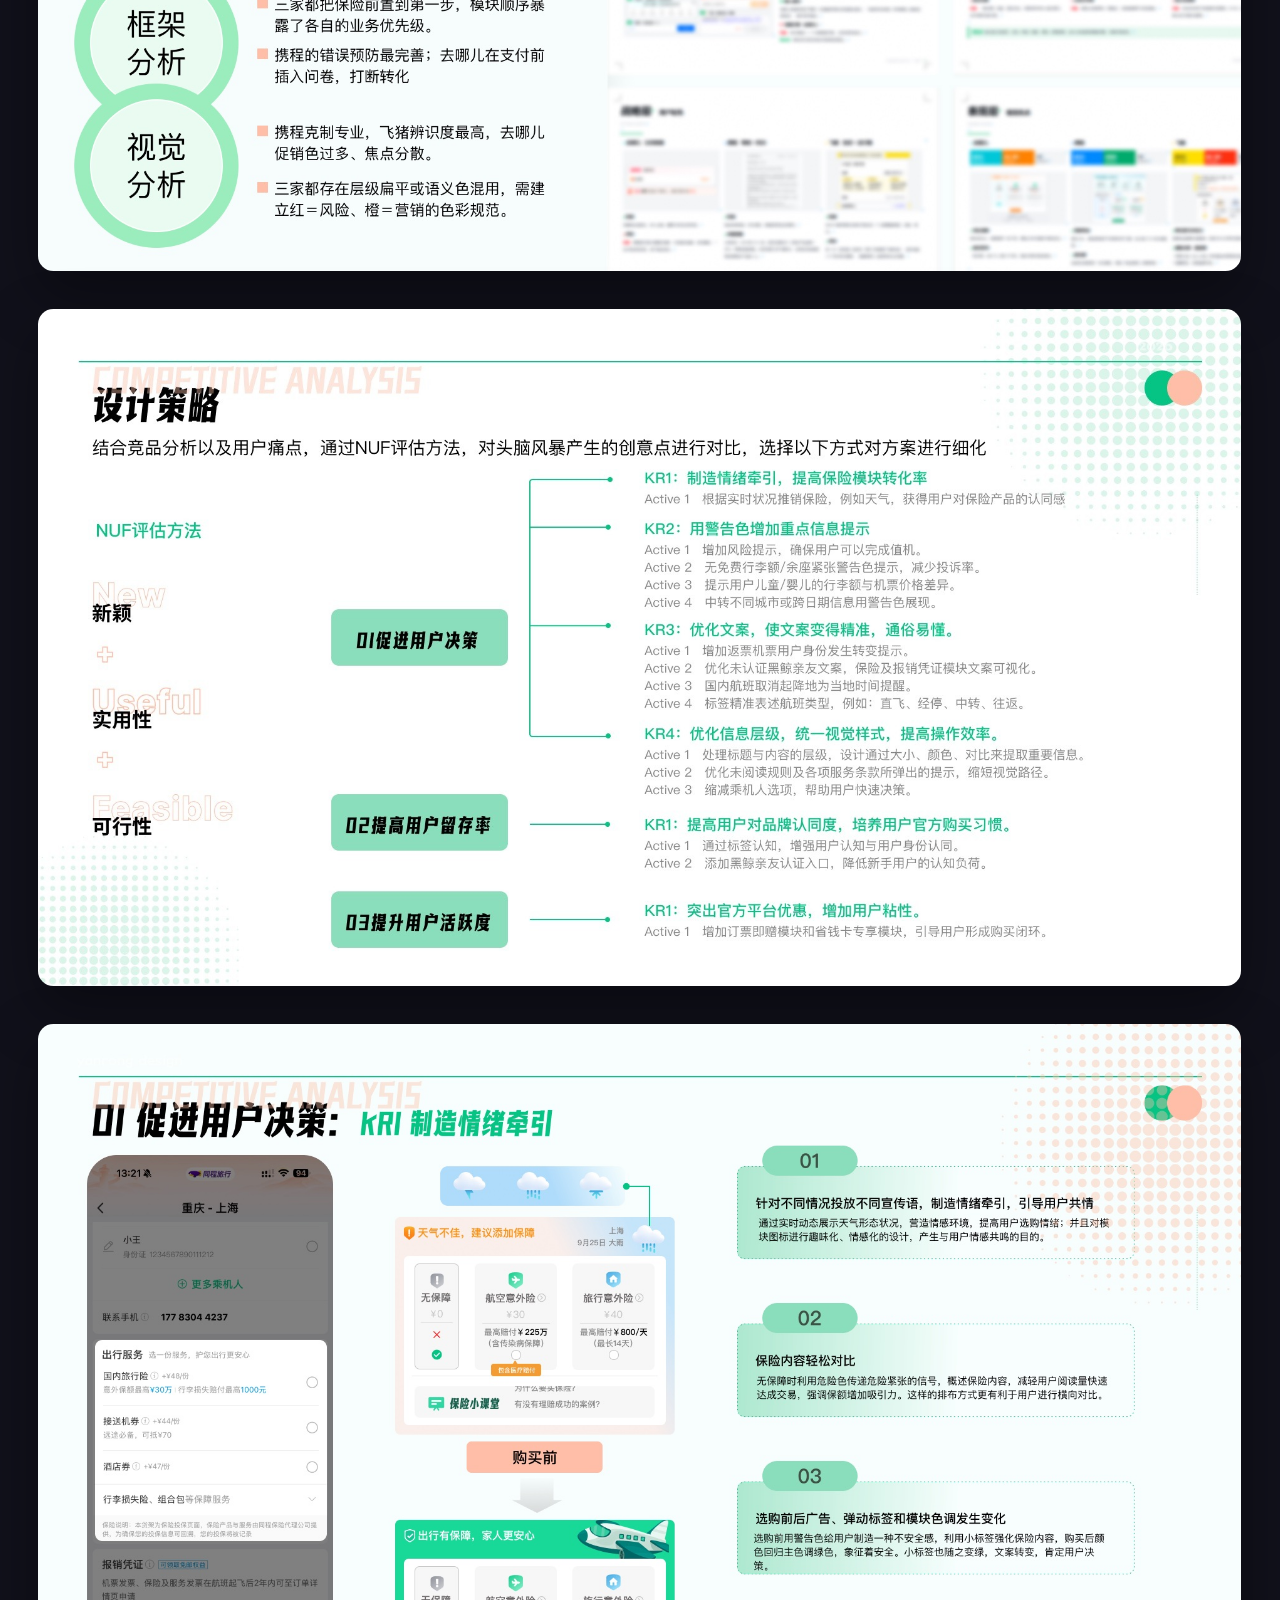
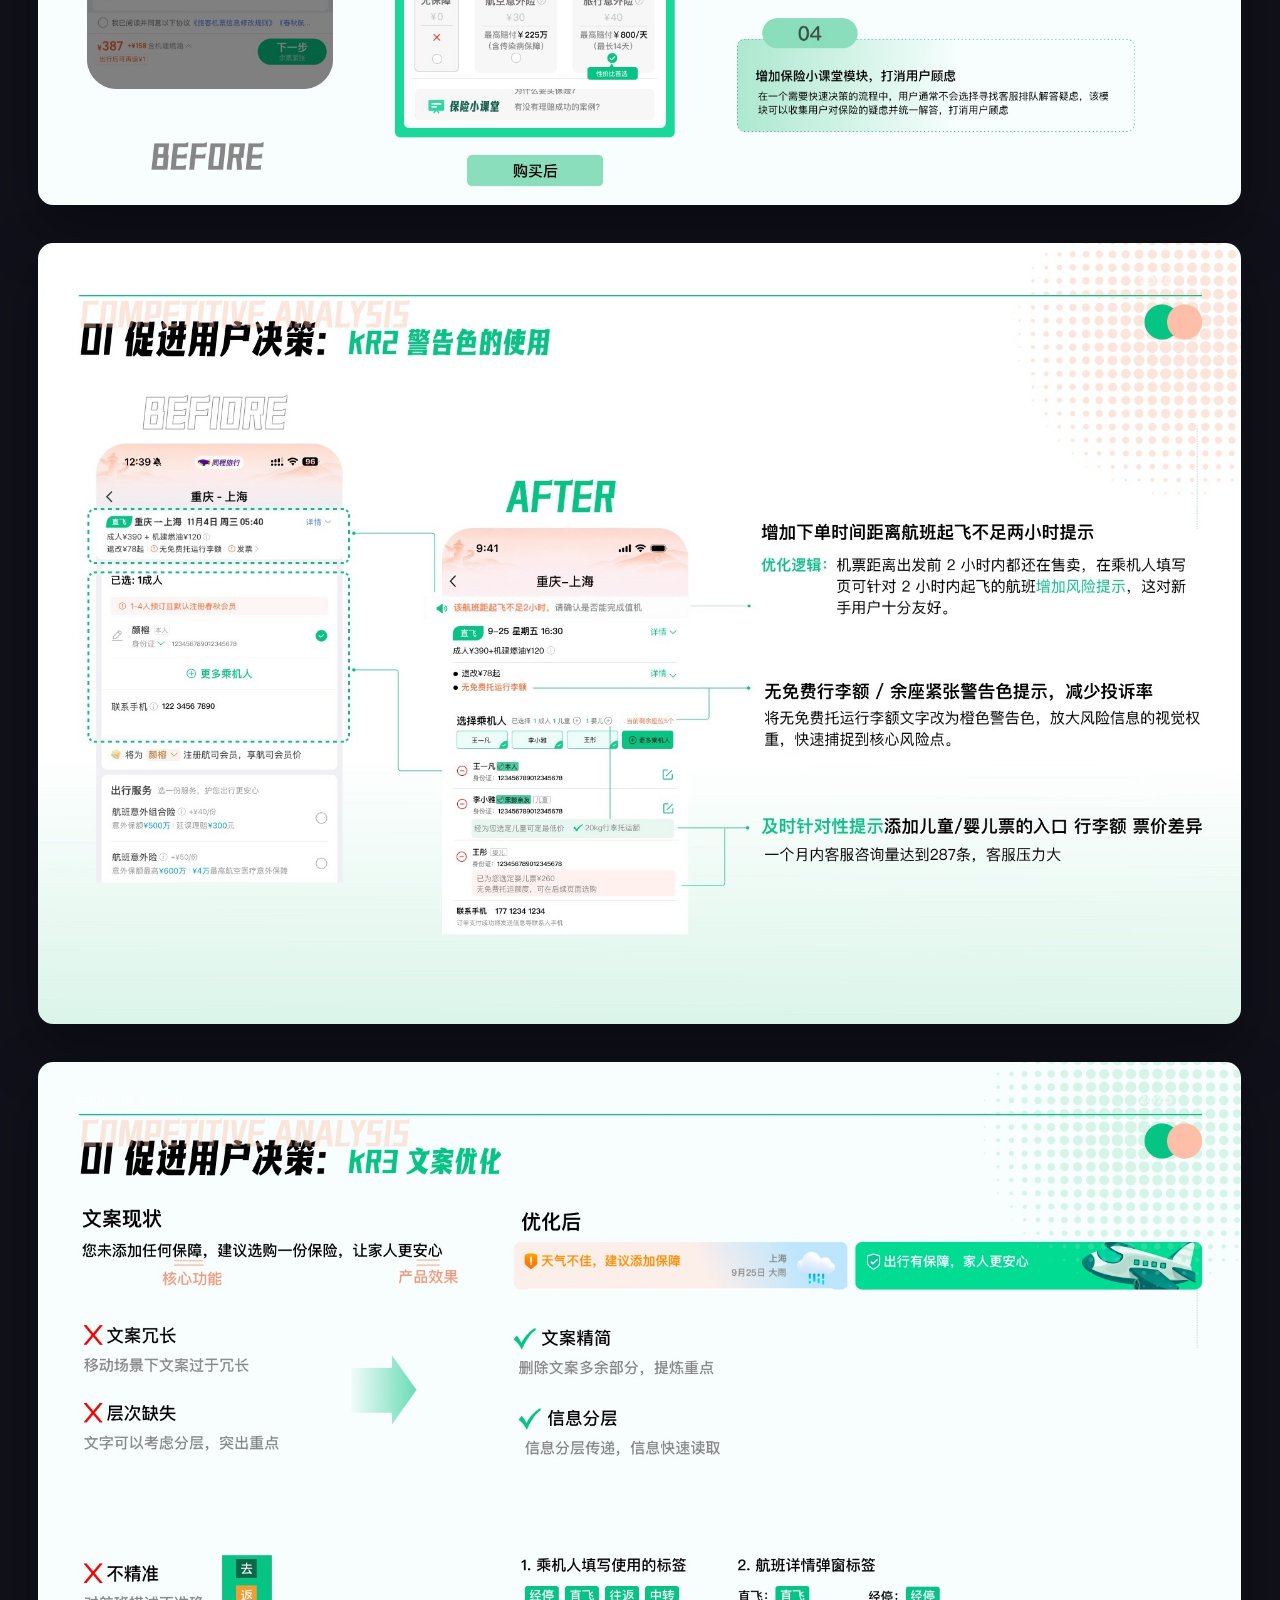
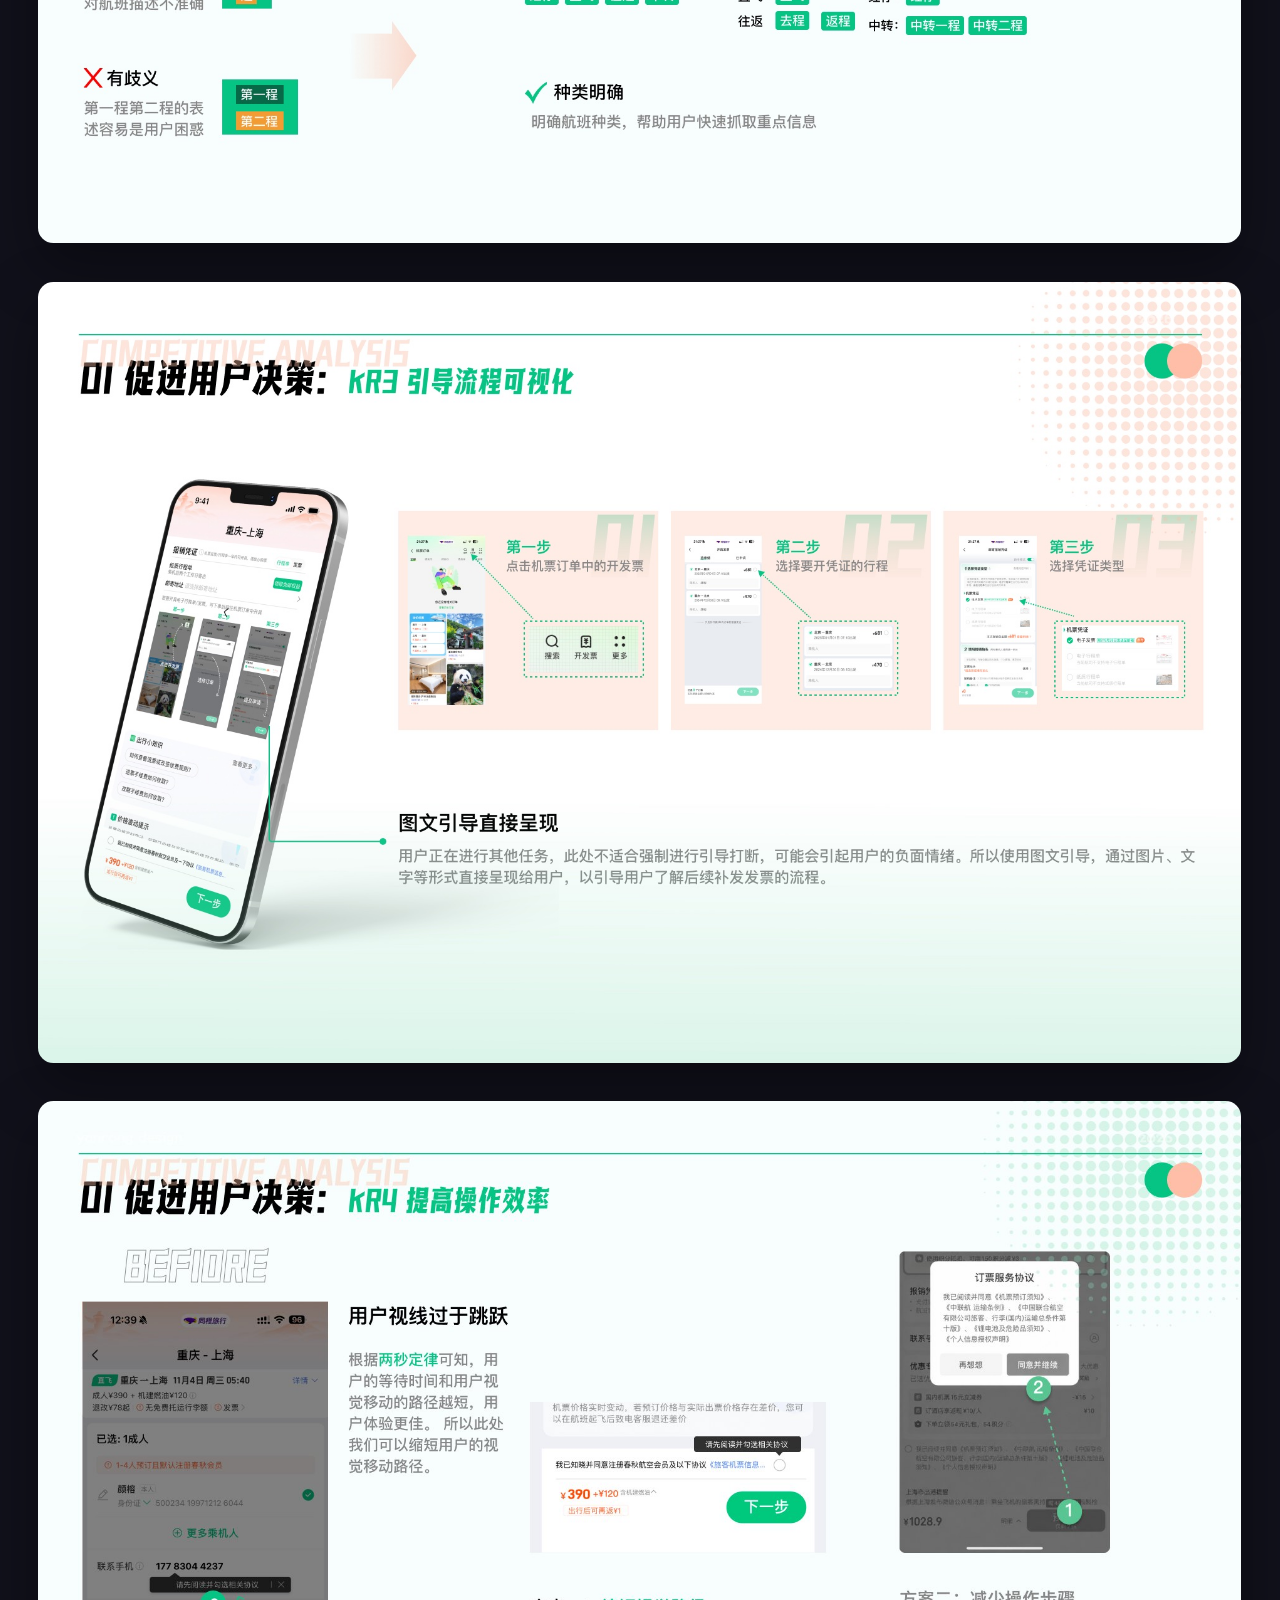
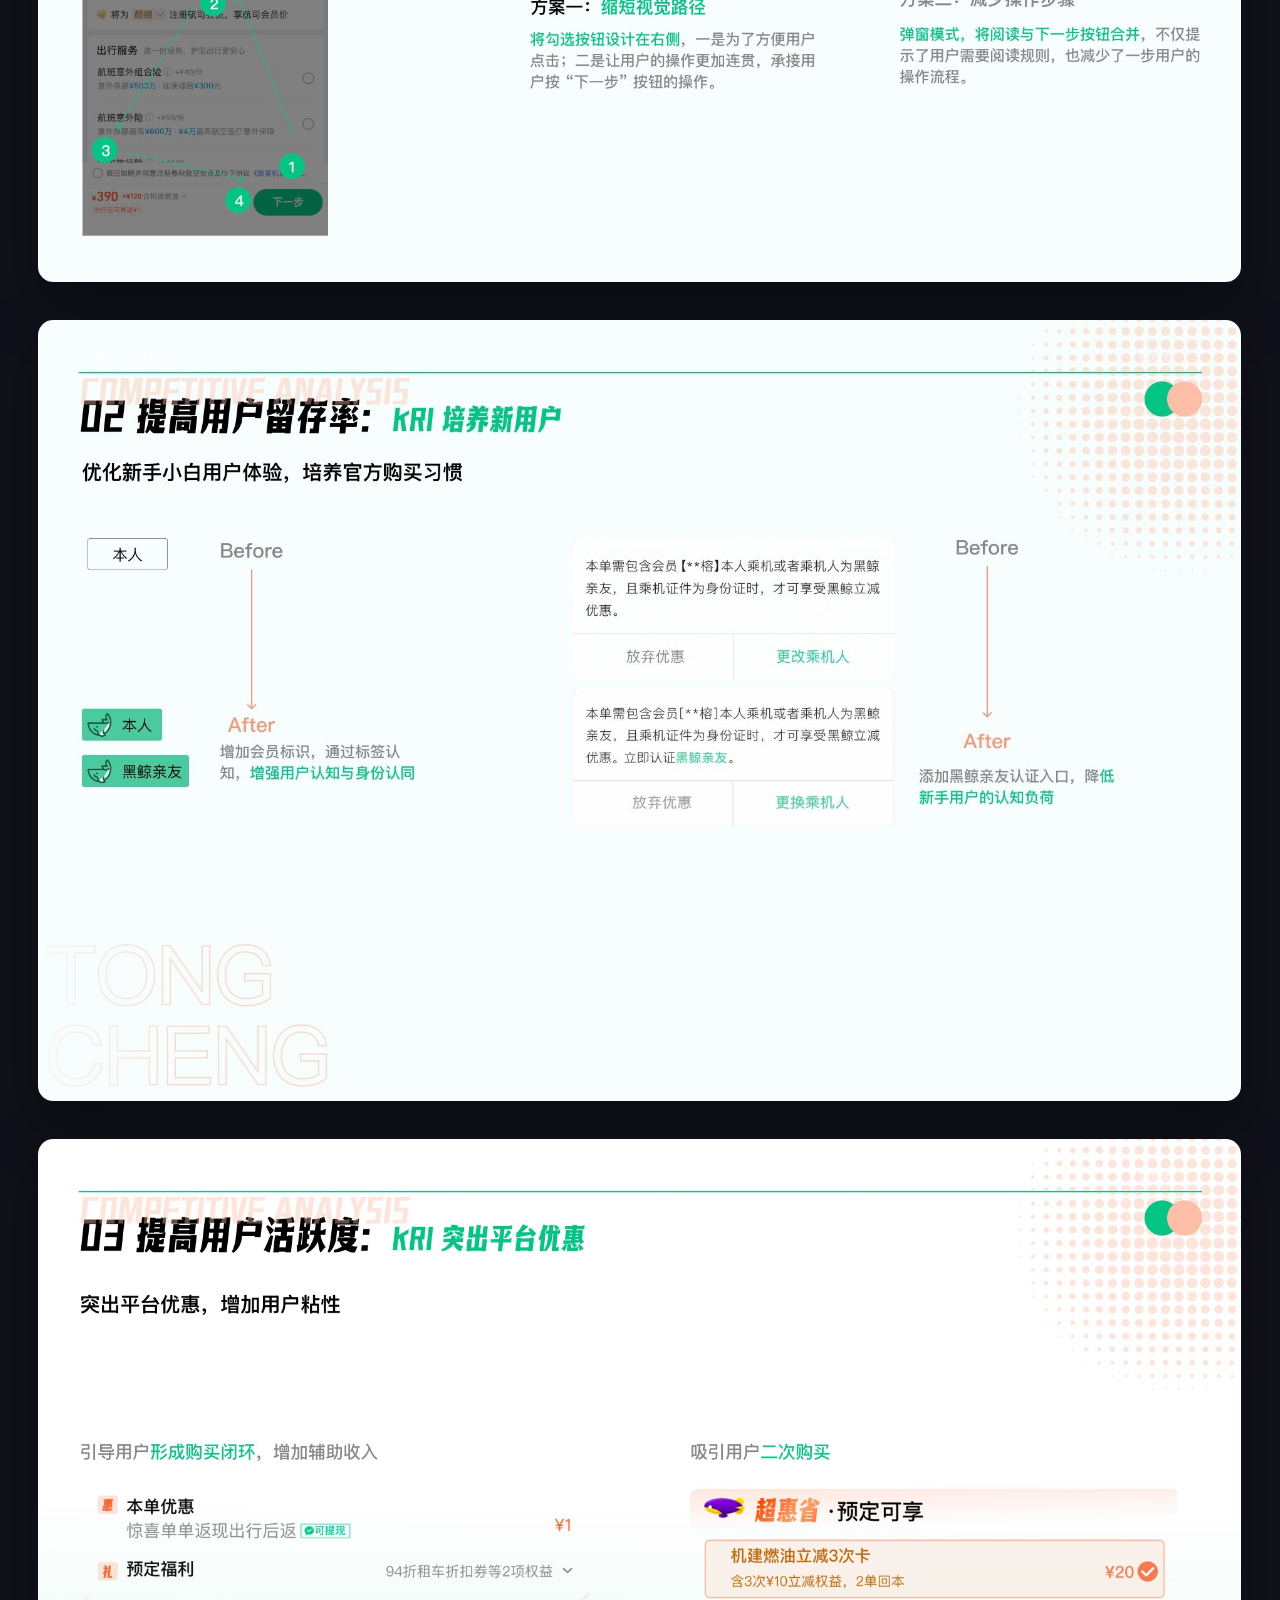
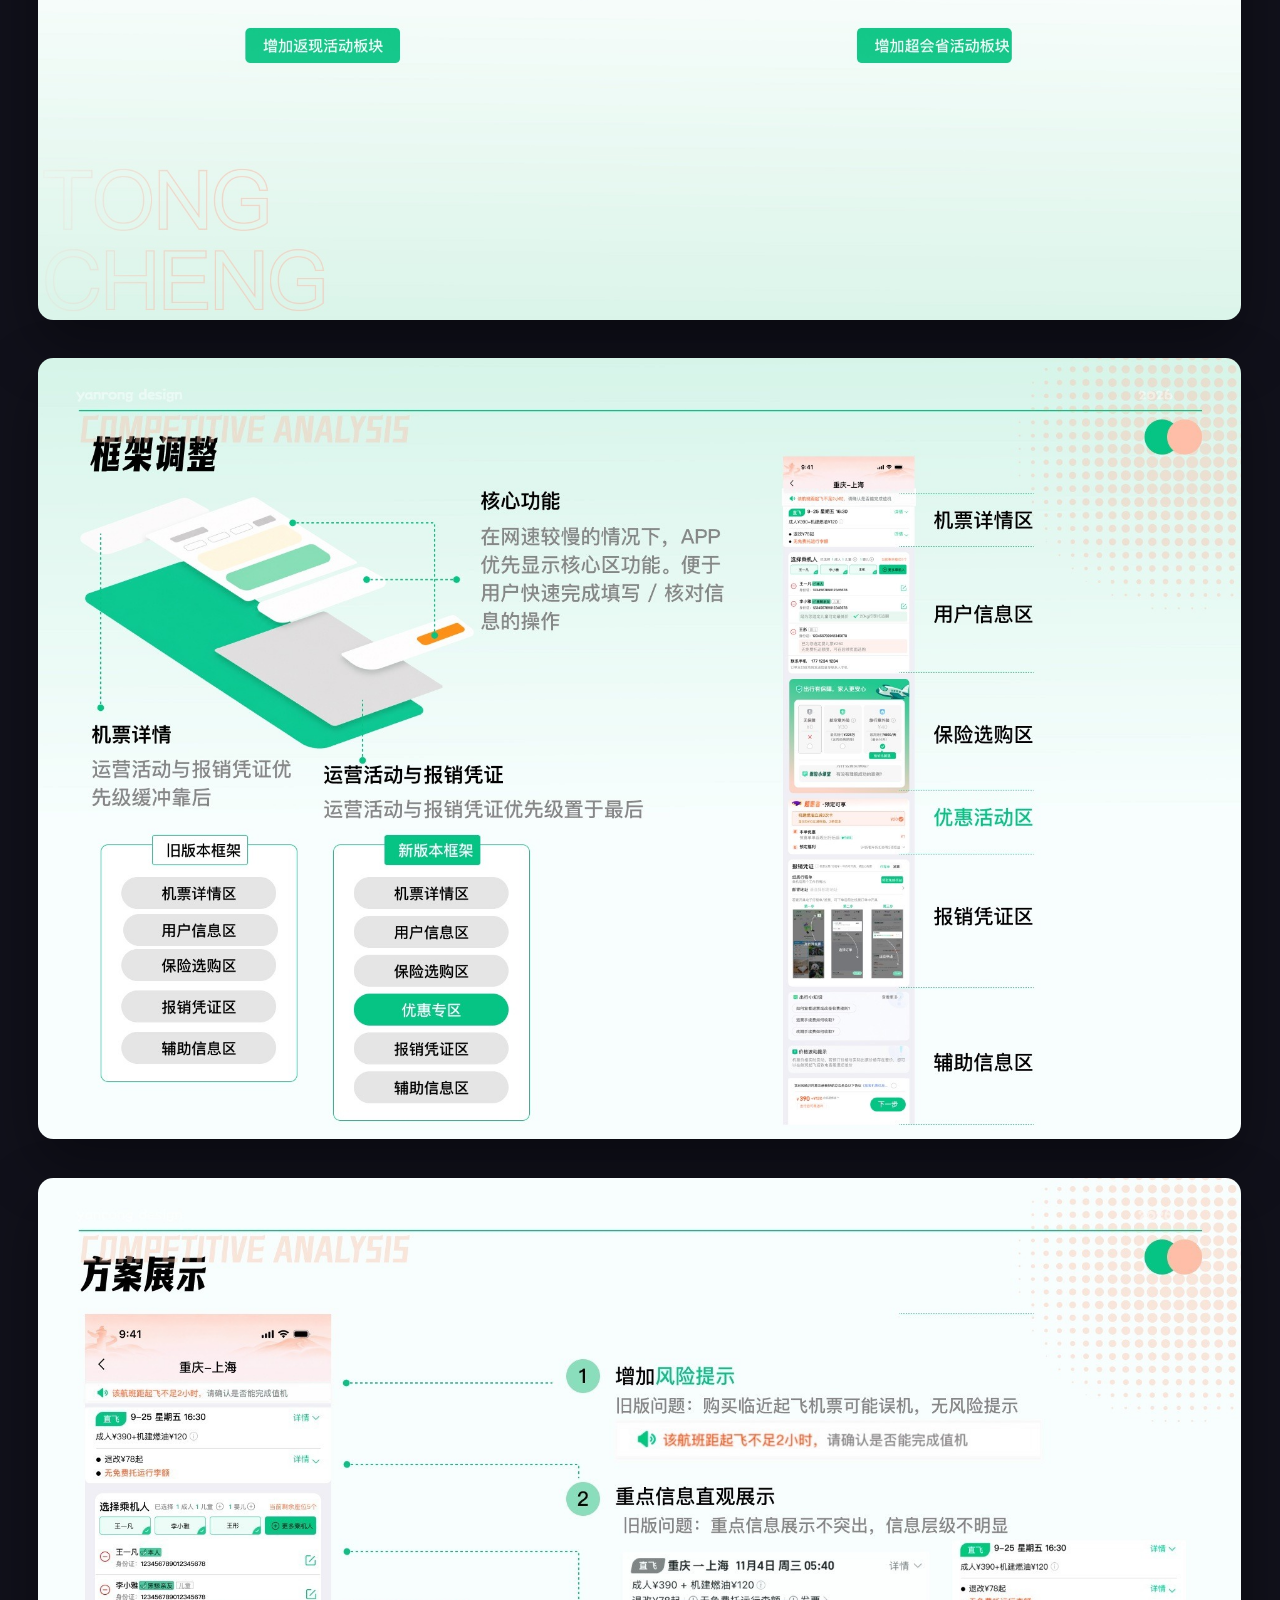
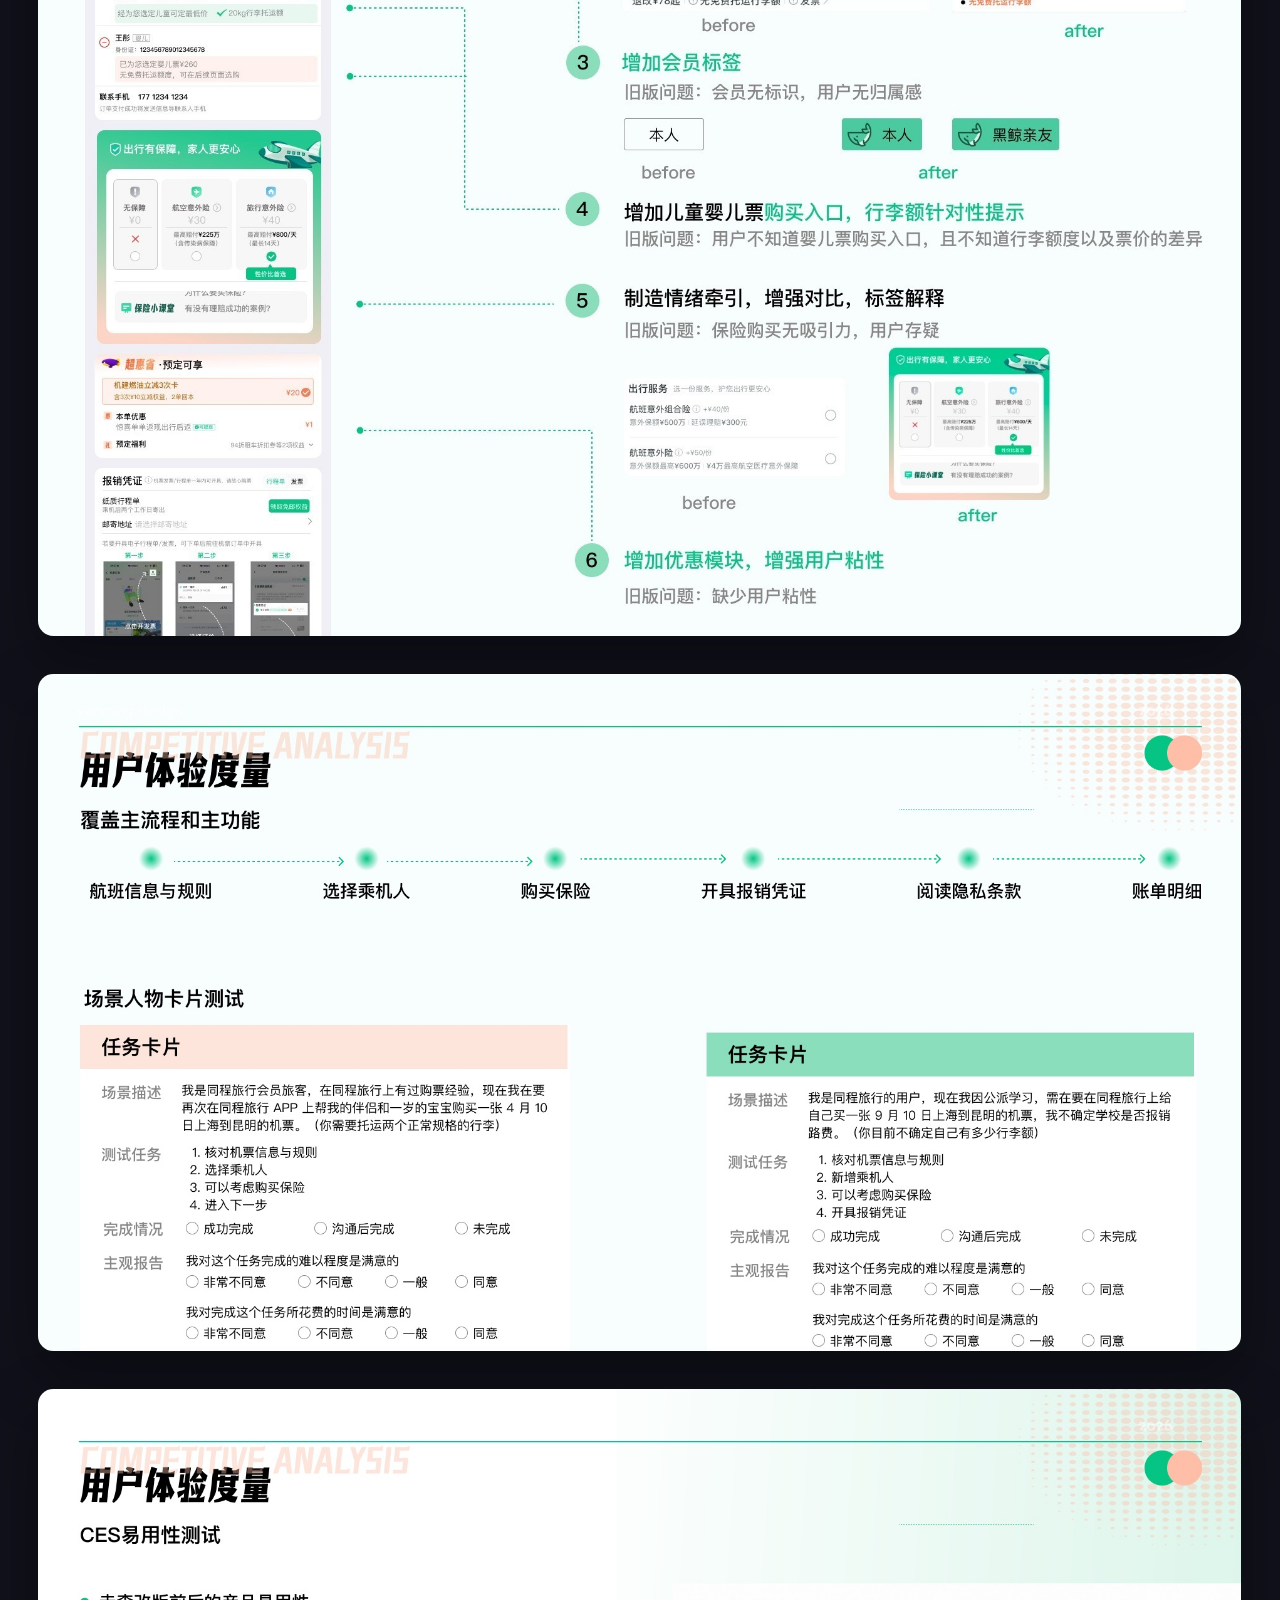
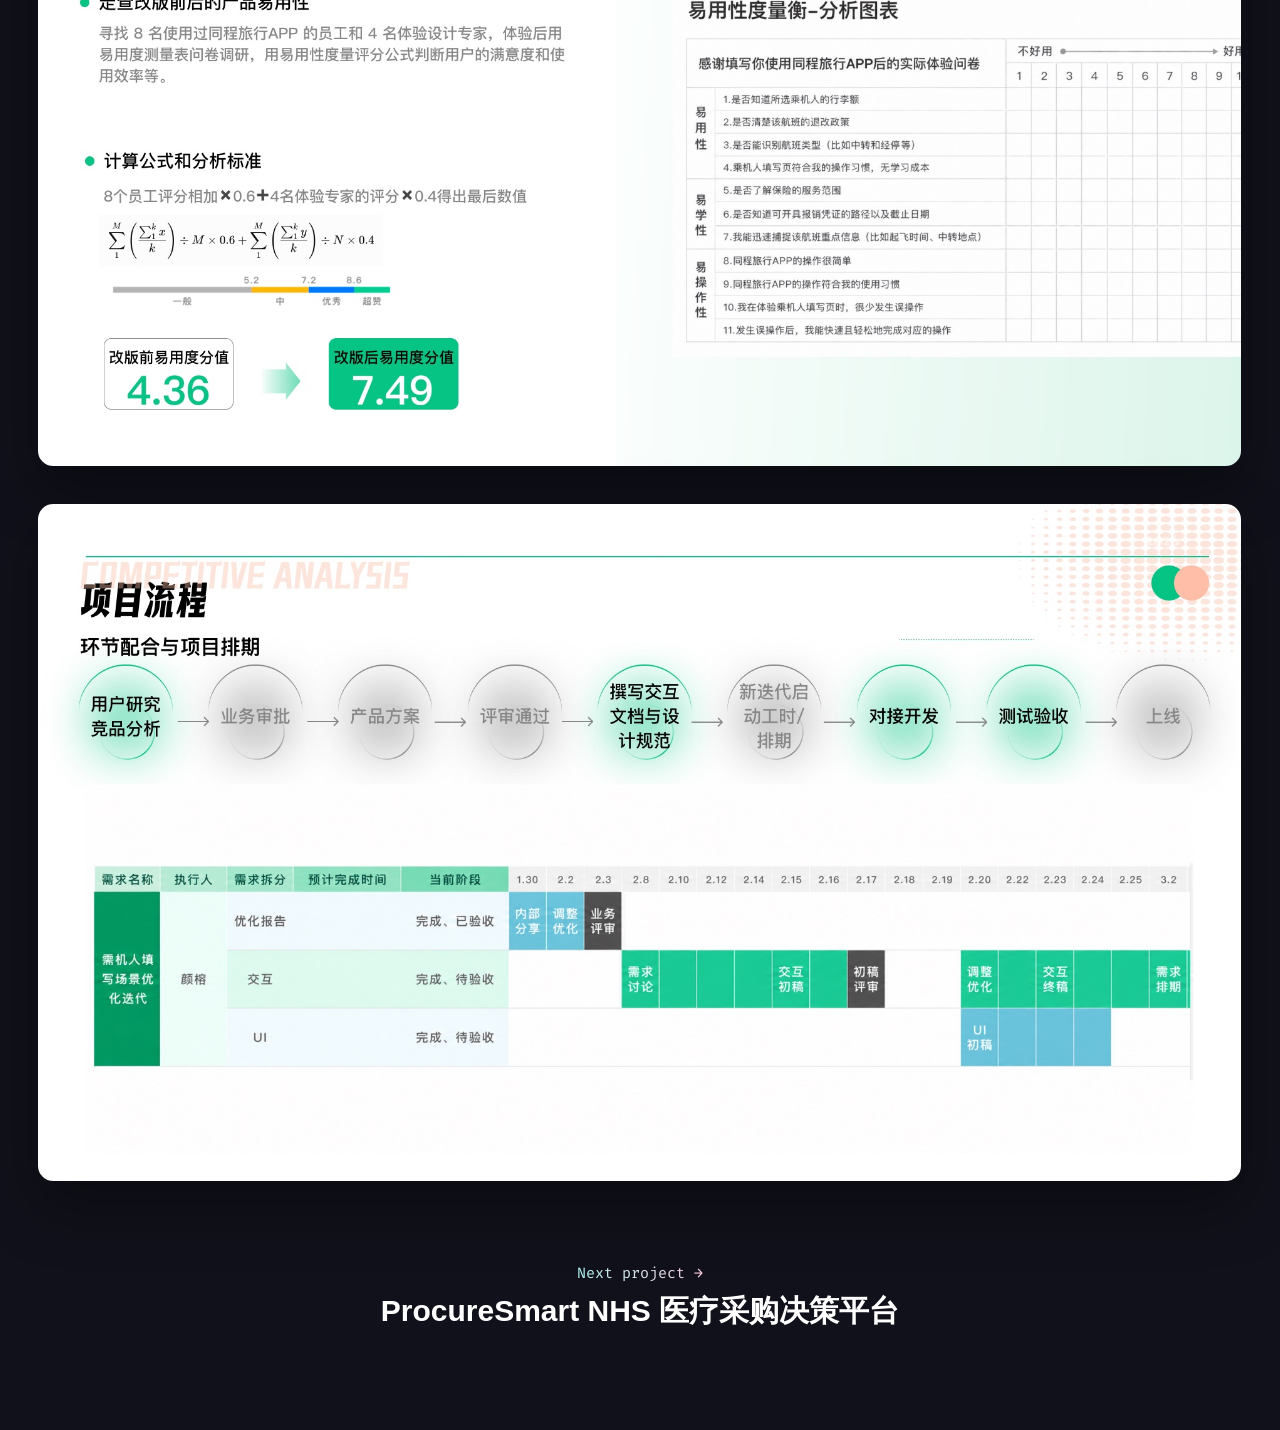
<file: project-tongcheng.html>
<!DOCTYPE html>
<html lang="zh-CN">

<head>
  <meta charset="UTF-8" />
  <meta name="viewport" content="width=device-width, initial-scale=1.0" />
  <!-- keep the portfolio out of search results: only people with the link should find it -->
  <meta name="robots" content="noindex, nofollow" />
  <meta name="theme-color" content="#11111b" />
  <title>同程旅行 机票预订流程体验优化 | Rong Yan</title>
  <link rel="icon" type="image/png" sizes="32x32" href="src/png/favicon-32.png" />
  <link rel="icon" type="image/png" sizes="192x192" href="src/png/favicon-192.png" />
  <link rel="apple-touch-icon" href="src/png/apple-touch-icon.png" />
  <link rel="stylesheet" href="https://fonts.googleapis.com/css2?family=Fira+Code&display=swap" />
  <link rel="stylesheet" href="project-detail.css?v=11" />
  <script>
    // zoom the first page in when the browser did not morph it from the project card
    (function () {
      var root = document.documentElement;
      if ("onpagereveal" in window) {
        window.addEventListener("pagereveal", function (e) {
          if (!e.viewTransition) {
            root.classList.add("enter-zoom");
            return;
          }
          // a skipped transition rejects these promises, which is expected
          e.viewTransition.ready.catch(function () {});
          e.viewTransition.finished.catch(function () {});
        }, { once: true });
      } else {
        root.classList.add("enter-zoom");
      }
    })();
  </script>
  <script src="project-detail.js?v=6" defer></script>
  <script src="site-extras.js?v=4" defer></script>
</head>

<body>
  <header class="detail-bar">
    <a class="detail-back" href="index.html#projects" aria-label="Back to projects">&#8592; &#60;/Projects&#62;</a>
    <div class="detail-bar-right">
      <div class="detail-bar-info">
        <span class="detail-bar-title">同程旅行 机票预订流程体验优化</span>
        <span class="detail-bar-meta">UI/UX设计 · 迭代优化</span>
      </div>
      <button class="detail-sound" type="button" aria-pressed="false" aria-label="打开背景音乐"></button>
    </div>
  </header>

  <main class="detail-main">
    <!-- Detail page images, stacked top to bottom -->
    <div class="detail-pages">
      <img src="src/projects/tongcheng/01.jpg?v=3" alt="封面 · 同程旅行 机票预订流程体验优化" width="1920" height="1080" style="view-transition-name: tongcheng-cover" />
      <img src="src/projects/tongcheng/02.jpg?v=1" alt="项目背景" width="1920" height="1080" decoding="async" />
      <img src="src/projects/tongcheng/03.jpg?v=1" alt="产品现状" width="1920" height="1080" loading="lazy" decoding="async" />
      <img src="src/projects/tongcheng/04.jpg?v=2" alt="用户分析" width="1920" height="1080" loading="lazy" decoding="async" />
      <img src="src/projects/tongcheng/05.jpg?v=1" alt="用户反馈" width="1920" height="1080" loading="lazy" decoding="async" />
      <img src="src/projects/tongcheng/06.jpg?v=1" alt="用户旅程图" width="1920" height="1080" loading="lazy" decoding="async" />
      <img src="src/projects/tongcheng/07.jpg?v=1" alt="竞品分析" width="1920" height="1080" loading="lazy" decoding="async" />
      <img src="src/projects/tongcheng/08.jpg?v=2" alt="设计策略" width="1920" height="1080" loading="lazy" decoding="async" />
      <img src="src/projects/tongcheng/09.jpg?v=2" alt="促进用户决策 · KR1 制造情绪牵引" width="1920" height="1246" loading="lazy" decoding="async" />
      <img src="src/projects/tongcheng/10.jpg?v=2" alt="促进用户决策 · KR2 警告色的使用" width="1920" height="1246" loading="lazy" decoding="async" />
      <img src="src/projects/tongcheng/11.jpg?v=1" alt="促进用户决策 · KR3 文案优化" width="1920" height="1246" loading="lazy" decoding="async" />
      <img src="src/projects/tongcheng/12.jpg?v=1" alt="促进用户决策 · KR3 引导流程可视化" width="1920" height="1246" loading="lazy" decoding="async" />
      <img src="src/projects/tongcheng/13.jpg?v=2" alt="促进用户决策 · KR4 提高操作效率" width="1920" height="1246" loading="lazy" decoding="async" />
      <img src="src/projects/tongcheng/14.jpg?v=3" alt="提高用户留存率 · 培养新用户" width="1920" height="1246" loading="lazy" decoding="async" />
      <img src="src/projects/tongcheng/15.jpg?v=1" alt="提高用户活跃度 · 突出平台优惠" width="1920" height="1246" loading="lazy" decoding="async" />
      <img src="src/projects/tongcheng/16.jpg?v=2" alt="框架调整" width="1920" height="1246" loading="lazy" decoding="async" />
      <img src="src/projects/tongcheng/17.jpg?v=3" alt="方案展示" width="1920" height="1688" loading="lazy" decoding="async" />
      <img src="src/projects/tongcheng/18.jpg?v=1" alt="用户体验度量 · 场景任务卡片测试" width="1920" height="1080" loading="lazy" decoding="async" />
      <img src="src/projects/tongcheng/19.jpg?v=1" alt="用户体验度量 · CES 易用性测试" width="1920" height="1080" loading="lazy" decoding="async" />
      <img src="src/projects/tongcheng/20.jpg?v=1" alt="项目流程" width="1920" height="1080" loading="lazy" decoding="async" />
    </div>

    <div class="detail-end">
      <a class="detail-next" href="project-procuresmart.html" aria-label="Next project: ProcureSmart NHS 医疗采购决策平台">
        <span class="detail-next-label">Next project &#8594;</span>
        <span class="detail-next-title">ProcureSmart NHS 医疗采购决策平台</span>
      </a>
    </div>
  </main>
</body>

</html>
</file>
<file: style.css>
#labelforsetting,
#labelforvisualmode,
#switchforvisualmode:checked+#labelforvisualmode {
    background-repeat: no-repeat;
    background-position: center
}

#labelforsetting,
#labelforsound {
    height: 40px;
    background-size: 60%
}

#preloader,
.invertapplied,
.invertsettinglabel {
    filter: invert(1)
}

#preloader,
noscript {
    width: 100%;
    height: 100%
}

body,
noscript {
    background-color: var(--color-dark-mode)
}

.main,
body {
    overflow-x: clip
}

#backtotopbutton article,
:root {
    font-family: Whitney, -apple-system, BlinkMacSystemFont, Segoe UI, Roboto, Helvetica, Arial, sans-serif
}

.eye,
.image-div,
.logo,
.navbar,
.project-box,
.resume-btn,
footer {
    overflow: hidden
}

.cta,
.github-redirect,
.navbar-tabs-ul a {
    text-decoration: none
}

#GmailLogo,
.sign svg path {
    fill: white
}

* {
    box-sizing: border-box;
    margin: 0;
    padding: 0;
    -webkit-user-select: none;
    -moz-user-select: none;
    -ms-user-select: none;
    user-select: none;
    -webkit-tap-highlight-color: transparent
}

::selection {
    background-color: transparent
}

::-moz-selection {
    background: 0 0
}

html {
    font-size: 62.5%;
    scroll-behavior: smooth;
    text-rendering: optimizeLegibility;
    -webkit-font-smoothing: antialiased
}

:root {
    cursor: default;
    --color-white: #fff;
    --color-black: #000;
    --color-dark-mode: #11111b;
    --color-light-mode: #ece7e1;
    --color-ddd-color: #ddd;
    --color-gray: #c4c4c4;
    --color-purple: #8000ff;
    --color-light-purple: #cf59e6;
    --color-light-blue: #6bc5f8;
    --color-navbarBorder-dark: #e2e2e207;
    --color-shadowDark: rgba(0, 0, 0, 0.137);
    --static-heading-gradient-blue: #b0f3f1;
    --static-heading-gradient-pink: #ffcfdf;
    --tech-stack-box-first-color: #1a1a29;
    --tech-stack-box-second-color: rgba(27, 27, 40, 0);
    --tech-stack-box-border-color: #292929
}

#hello-friend,
.footer-bottom article,
.getintouch-heading article,
.language-speak article,
.navbar-tabs-ul li,
.two-words article {
    font-family: fira code
}

::-webkit-scrollbar {
    width: 5px
}

::-webkit-scrollbar-track {
    background: #0a0a10
}

::-webkit-scrollbar-thumb {
    background-color: #8000ff
}

.cursor-inner {
    width: 8px;
    height: 8px;
    background-color: var(--color-light-blue)
}

.cursor-outer {
    width: 35px;
    height: 35px;
    border: 2px solid #fff
}

.cursor-inner,
.cursor-outer {
    position: fixed;
    top: 0;
    left: 0;
    transform: translate(-50%, -50%);
    border-radius: 50%;
    z-index: 9999;
    pointer-events: none
}

.setting-container,
.settingactivate {
    transform-origin: left;
    transition-duration: .5s
}

.cursor-inner.hover {
    width: 25px;
    height: 25px;
    transition: .2s;
    mix-blend-mode: difference
}

.cursor-outer.hover {
    width: 50px;
    height: 50px;
    transition: .2s
}

.activeThistab:before,
.navbar-tabs-ul li:hover:before {
    background-color: var(--color-white);
    height: 10px;
    width: 10px;
    left: -20px
}

.light-mode {
    --color-dark-mode: #ece7e1;
    --color-black: #fff;
    --color-white: #000;
    --color-ddd-color: rgb(31, 31, 31);
    --color-navbarBorder-dark: #d1d6eb;
    --static-heading-gradient-blue: #0f7878;
    --static-heading-gradient-pink: #f09bb9;
    --color-shadowDark: #e2ddd7;
    --tech-stack-box-first-color: #e7e2db;
    --tech-stack-box-second-color: #ece7e100;
    --tech-stack-box-border-color: #dad5cf
}

.setting-container {
    width: 60px;
    height: 50px;
    margin-left: 50px;
    display: flex;
    align-items: center;
    gap: 30px;
    padding: 20px 0
}

#labelforsetting {
    width: 40px;
    display: flex;
    align-items: center;
    justify-content: center;
    padding: 0 20px;
    background-image: url(src/svg/settings-svgrepo-com.svg);
    transition-duration: .5s;
    cursor: pointer
}

.soundtogglebuttoncontainer,
.visualmodetogglebuttoncontainer {
    align-items: center;
    width: fit-content;
    transition-duration: .3s
}

.settingactivate {
    width: 200px
}

.visualmodetogglebuttoncontainer {
    height: fit-content;
    display: flex;
    justify-content: center;
    transform: translate(-50px) scale(0)
}

.visualmodeshow {
    transition-duration: .3s;
    transform: translate(0) scale(1)
}

#switchforsetting,
#switchforsound,
#switchforvisualmode,
.hamburger,
.mobiletogglemenu {
    display: none
}

#switchforsetting:checked+#labelforsetting {
    transform: rotate(180deg);
    transition-duration: .5s
}

#labelforvisualmode {
    position: relative;
    width: 40px;
    height: 40px;
    background-image: url(src/png/crescent-moon\ \(1\).png);
    background-size: 50%;
    transition-duration: .5s;
    cursor: pointer
}

#switchforvisualmode:checked+#labelforvisualmode {
    transform: rotate(360deg);
    transition-duration: .5s;
    background-image: url(src/png/sun.png);
    background-size: 60%
}

.soundtogglebuttoncontainer {
    height: fit-content;
    display: flex;
    justify-content: center;
    transform: translate(-130px) scale(0)
}

#labelforsound,
#preloader {
    display: flex;
    align-items: center;
    background-repeat: no-repeat;
    background-position: center
}

.soundmodeshow {
    transition-delay: .1s;
    transition-duration: .5s;
    display: inline-block;
    transform: translate(0) scale(1)
}

.logo,
.logo:hover {
    transition-duration: 1s
}

#labelforsound {
    position: relative;
    justify-content: center;
    width: 40px;
    background-image: url(src/svg/Mute_Icon.svg);
    cursor: pointer;
    transition-duration: .5s
}

#switchforsound:checked+#labelforsound {
    transition-duration: .5s;
    background-image: url(src/svg/Speaker_Icon.svg);
    background-size: 50%;
    background-repeat: no-repeat;
    background-position: center
}

header {
    width: 100%;
    height: 115px;
    display: flex;
    align-items: flex-end;
    justify-content: center
}

#preloader {
    background-color: #fff;
    position: fixed;
    z-index: 99999;
    justify-content: center;
    overflow-y: hidden;
    background-image: url(src/svg/Pulse-0.4s-200px.svg);
    background-size: 10%
}

.navbar,
noscript {
    display: flex;
    align-items: center;
    position: fixed
}

#name,
.getintouch-heading article {
    background: -webkit-linear-gradient(135deg, var(--color-light-blue), var(--color-light-purple), var(--color-light-blue), var(--color-light-purple));
    -webkit-text-fill-color: transparent
}

noscript {
    justify-content: center;
    font-size: 4rem;
    color: #fff;
    z-index: 999999
}

.fakenavbar {
    height: 0;
    width: 0%;
    background-color: transparent
}

.navbar {
    background-image: linear-gradient(to bottom right, var(--tech-stack-box-first-color), var(--tech-stack-box-second-color));
    backdrop-filter: blur(10px);
    height: 80px;
    width: 80%;
    padding: 0 20px;
    justify-content: space-between;
    z-index: 999;
    border: 1px solid var(--color-navbarBorder-dark);
    border-radius: 50px
}

.navbar-tabs,
.navbar-tabs-ul {
    height: 100%;
    align-items: center
}

.logo,
.navbar-tabs-ul li {
    position: relative;
    display: flex
}

.navbar-tabs {
    display: flex;
    width: 80%
}

.navbar-tabs-ul {
    width: 100%;
    display: flex;
    list-style: none;
    justify-content: flex-end;
    gap: 80px;
    color: var(--color-white)
}

.navbar-tabs-ul li {
    width: fit-content;
    height: 30px;
    text-align: center;
    align-items: center;
    justify-content: center;
    font-size: 1.5rem
}

.navbar-tabs-ul li:hover:before {
    content: "";
    position: absolute;
    border-radius: 5px;
    z-index: -1
}

.navbar-tabs-ul a {
    color: var(--color-white);
    font-weight: 100
}

.logo {
    width: 10%;
    height: 100%;
    flex-direction: column;
    align-items: center;
    justify-content: space-between;
    -webkit-user-select: none;
    -moz-user-select: none;
    -ms-user-select: none;
    user-select: none
}

.face,
.logo-top {
    width: 100%;
    align-items: center;
    display: flex
}

.hey {
    color: #fff;
    position: absolute;
    font-size: 2.5rem;
    font-weight: 300;
    background-color: #20222e;
    padding: 5px 10px;
    border-radius: 20px;
    left: 120px;
    bottom: 80px;
    opacity: 0
}

#hello-friend,
#work,
.about-info p,
.activeThistab,
.language-speak article {
    color: var(--color-white)
}

.blob,
.eye,
.pupil {
    border-radius: 50%
}

.popup {
    animation: 3s linear pop-up
}

@keyframes pop-up {
    from {
        bottom: -50px;
        left: 50px;
        opacity: 1
    }

    to {
        opacity: 0
    }
}

.logo-top {
    height: 100%;
    justify-content: center;
    transform-origin: bottom;
    position: relative
}

.activeThistab:before,
.face {
    content: "";
    position: absolute
}

.logo-top img {
    height: 100%;
    z-index: 2
}

.face {
    height: 74%;
    bottom: 0;
    justify-content: center;
    gap: 5px;
    z-index: 1;
    padding-left: 1px
}

.eye {
    width: 8px;
    height: 8px;
    display: flex;
    align-items: center;
    justify-content: center;
    background-color: #fff
}

.left-eye {
    box-shadow: -1px -2px 2px rgba(0, 0, 0, .589) inset
}

.right-eye {
    box-shadow: 1px 3px 2px rgba(0, 0, 0, .589) inset
}

.pupil {
    width: 3.5px;
    height: 3.5px;
    background: #241010
}

.logo:hover {
    transform: translateY(200px)
}

.activeThistab:before {
    border-radius: 50%;
    z-index: -1
}

.dp::after,
.dp::before {
    height: 300px;
    z-index: -2;
    content: ""
}

.main {
    width: 100%;
    height: fit-content;
    position: relative
}

.blob {
    position: absolute;
    right: -15%;
    top: 0;
    background-color: var(--color-light-purple);
    width: 600px;
    height: 100vh;
    filter: blur(300px);
    opacity: .3;
    animation: 1s linear infinite alternate-reverse breath
}

@keyframes breath {
    from {
        opacity: .3
    }

    to {
        opacity: .5
    }
}

.landing-page-container {
    width: 100%;
    height: calc(100vh - 115px);
    display: flex;
    flex-direction: row;
    align-items: center;
    justify-content: center
}

.text-content {
    display: flex;
    flex-direction: column;
    width: 60%;
    height: 100%;
    align-items: flex-start;
    justify-content: center
}

#hello-friend {
    font-size: 3.5rem;
    font-weight: 600;
    width: fit-content;
    display: flex;
    align-items: flex-end
}

#name,
#work {
    font-size: 8rem;
    width: fit-content
}

#name,
#work,
.letsTalkBtn-text {
    display: flex;
    font-weight: 700
}

@-webkit-keyframes vibrate-1 {

    0%,
    100% {
        -webkit-transform: translate(0);
        transform: translate(0)
    }

    20% {
        -webkit-transform: translate(-2px, 2px);
        transform: translate(-2px, 2px)
    }

    40% {
        -webkit-transform: translate(-2px, -2px);
        transform: translate(-2px, -2px)
    }

    60% {
        -webkit-transform: translate(2px, 2px);
        transform: translate(2px, 2px)
    }

    80% {
        -webkit-transform: translate(2px, -2px);
        transform: translate(2px, -2px)
    }
}

@keyframes vibrate-1 {

    0%,
    100% {
        -webkit-transform: translate(0);
        transform: translate(0)
    }

    20% {
        -webkit-transform: translate(-2px, 2px);
        transform: translate(-2px, 2px)
    }

    40% {
        -webkit-transform: translate(-2px, -2px);
        transform: translate(-2px, -2px)
    }

    60% {
        -webkit-transform: translate(2px, 2px);
        transform: translate(2px, 2px)
    }

    80% {
        -webkit-transform: translate(2px, -2px);
        transform: translate(2px, -2px)
    }
}

#name {
    align-items: flex-start;
    background: linear-gradient(-45deg, var(--color-light-blue), var(--color-light-purple), var(--color-light-blue), var(--color-light-purple));
    background-clip: text;
    -webkit-background-clip: text;
    background-size: 400% 400%;
    -webkit-animation: 3s infinite gradient;
    animation: 3s infinite gradient
}

@keyframes gradient {

    0%,
    100% {
        background-position: 0 50%
    }

    50% {
        background-position: 100% 50%
    }
}

#work {
    align-items: flex-start;
    flex-wrap: wrap
}

#info-para,
.about-info p {
    font-weight: 400;
    font-size: 2rem
}

#work div {
    display: flex;
    margin: 0 12px 0 0
}

.jello:hover {
    background-clip: text;
    -webkit-background-clip: text;
    -webkit-text-fill-color: transparent;
    background-color: #03e6ff;
    -webkit-animation: .9s both jello-vertical;
    animation: .9s both jello-vertical
}

#backtotopbutton,
.dp::after,
.dp::before,
.letsTalkBtn {
    background-color: transparent
}

@-webkit-keyframes jello-vertical {

    0%,
    100% {
        -webkit-transform: scale3d(1, 1, 1);
        transform: scale3d(1, 1, 1)
    }

    30% {
        -webkit-transform: scale3d(.75, 1.25, 1);
        transform: scale3d(.75, 1.25, 1)
    }

    40% {
        -webkit-transform: scale3d(1.25, .75, 1);
        transform: scale3d(1.25, .75, 1)
    }

    50% {
        -webkit-transform: scale3d(.85, 1.15, 1);
        transform: scale3d(.85, 1.15, 1)
    }

    65% {
        -webkit-transform: scale3d(1.05, .95, 1);
        transform: scale3d(1.05, .95, 1)
    }

    75% {
        -webkit-transform: scale3d(.95, 1.05, 1);
        transform: scale3d(.95, 1.05, 1)
    }
}

@keyframes jello-vertical {

    0%,
    100% {
        -webkit-transform: scale3d(1, 1, 1);
        transform: scale3d(1, 1, 1)
    }

    30% {
        -webkit-transform: scale3d(.75, 1.25, 1);
        transform: scale3d(.75, 1.25, 1)
    }

    40% {
        -webkit-transform: scale3d(1.25, .75, 1);
        transform: scale3d(1.25, .75, 1)
    }

    50% {
        -webkit-transform: scale3d(.85, 1.15, 1);
        transform: scale3d(.85, 1.15, 1)
    }

    65% {
        -webkit-transform: scale3d(1.05, .95, 1);
        transform: scale3d(1.05, .95, 1)
    }

    75% {
        -webkit-transform: scale3d(.95, 1.05, 1);
        transform: scale3d(.95, 1.05, 1)
    }
}

#info-para {
    width: 75%;
    padding-top: 30px;
    color: var(--color-ddd-color);
    line-height: 20px
}

.contact-btn-div {
    width: 100%;
    padding-top: 50px;
    height: fit-content;
    display: flex;
    align-items: center;
    justify-content: flex-start
}

.letsTalkBtn {
    position: relative;
    border: none;
    width: 180px;
    height: 40px;
    border-radius: 0;
    cursor: pointer;
    transition: .3s
}

.letsTalkBtn-text {
    width: 100%;
    height: 100%;
    background-color: rgba(230, 230, 230, .466);
    border: none;
    border-radius: 7px;
    backdrop-filter: blur(5px);
    color: #000;
    align-items: center;
    justify-content: center;
    letter-spacing: .8px
}

.cta:hover span,
.text,
.tooltip {
    color: #fff
}

.resume-btn,
.sign {
    align-items: center;
    transition-duration: .3s;
    display: flex
}

.letsTalkBtn-BG {
    position: absolute;
    width: 100%;
    height: 100%;
    background-image: linear-gradient(150deg, #71cbff, #8000ff);
    z-index: -1;
    left: 6px;
    top: 6px;
    border-radius: 7px;
    pointer-events: none;
    transition: .3s
}

.letsTalkBtn:hover {
    transform: translateY(-2px) translateX(-2px)
}

.letsTalkBtn:hover .letsTalkBtn-BG {
    transform: translateY(2px) translateX(2px)
}

.letsTalkBtn:active {
    transform: translateY(7px) translateX(7px)
}

.letsTalkBtn:active .letsTalkBtn-BG {
    transform: translateY(-7px) translateX(-7px)
}

.resume-btn {
    margin-top: 25px;
    justify-content: flex-start;
    width: 45px;
    height: 45px;
    border: none;
    border-radius: 50%;
    cursor: pointer;
    box-shadow: 2px 2px 10px rgba(0, 0, 0, .199);
    background: linear-gradient(82.3deg, #965de9 10.8%, #6358ee 94.3%);
    position: relative
}

.projects-heading-article,
.projectsHeadingP,
.section-heading-article,
.sectionHeadingP,
.skills-heading-article,
.skillsHeadingP {
    background-image: -webkit-gradient(linear, left top, right top, var(--static-heading-gradient-blue), var(--static-heading-gradient-pink));
    background-image: -webkit-linear-gradient(left, var(--static-heading-gradient-blue), var(--static-heading-gradient-pink))
}

.dp::after,
.dp::before,
.text {
    position: absolute
}

.sign {
    width: 100%;
    justify-content: center
}

.sign svg {
    width: 17px
}

.text {
    right: 0;
    width: 0%;
    opacity: 0;
    font-size: 1em;
    font-weight: 600;
    transition-duration: .3s
}

.resume-btn:hover {
    width: 130px;
    border-radius: 40px;
    transition-duration: .3s
}

.resume-btn:hover .sign {
    width: 30%;
    transition-duration: .3s;
    padding-left: 20px
}

.resume-btn:hover .text {
    opacity: 1;
    width: 70%;
    transition-duration: .3s;
    padding-right: 10px
}

.dp,
.dp::after,
.dp::before,
.dp:hover::after,
.dp:hover::before {
    transition-duration: .5s
}

.resume-btn:active {
    transform: translate(2px, 2px)
}

.about-section-container {
    width: 100%;
    height: fit-content;
    display: flex;
    align-items: center;
    justify-content: center;
    flex-direction: column;
    padding-top: 200px
}

.about-section,
.projects-section-div,
.skills-section {
    width: 60%;
    display: flex;
    flex-direction: column;
    align-items: center;
    justify-content: center
}

.projects-heading,
.section-heading,
.skills-heading {
    width: 100%;
    display: flex;
    align-items: center;
    gap: 10px
}

.dp img,
.dp::after,
.dp::before {
    width: 300px
}

.projects-heading-article,
.section-heading-article,
.skills-heading-article {
    font-size: 3rem;
    font-family: fira code;
    font-weight: 500;
    background-image: linear-gradient(90deg, var(--static-heading-gradient-blue), var(--static-heading-gradient-pink));
    background-clip: text;
    -webkit-background-clip: text;
    -webkit-text-fill-color: transparent
}

.projectsHeadingP,
.sectionHeadingP,
.skillsHeadingP {
    width: 300px;
    height: 1px;
    background-image: linear-gradient(90deg, var(--static-heading-gradient-blue), var(--static-heading-gradient-pink))
}

.info-dp-section {
    width: 100%;
    display: flex;
    margin-top: 30px
}

.about-info {
    width: 60%;
    display: flex;
    flex-direction: column
}

.about-info p {
    line-height: 25px
}

.dp {
    width: 40%;
    display: flex;
    align-items: flex-start;
    justify-content: center;
    position: relative
}

.dp::before {
    box-shadow: 2px 2px 0 inset #8000ff, -2px -2px 0 inset transparent
}

.dp::after {
    box-shadow: 2px 2px 0 inset transparent, -2px -2px 0 inset #8000ff
}

.dp:hover::after {
    transform: translate(20px, 20px)
}

.dp:hover::before {
    transform: translate(-20px, -20px)
}

.skills-section-container {
    padding-top: 150px;
    width: 100%;
    display: flex;
    align-items: center;
    justify-content: center
}

.language-speak,
.tech-stack-wrapper {
    width: 100%;
    display: flex;
    align-items: center
}

.language-speak {
    height: 50px;
    justify-content: center
}

.language-speak article {
    font-size: 2rem;
    font-weight: 600
}

.frontend-dev-section {
    width: 100%;
    margin-top: 50px
}

.frontend-dev-heading {
    width: 100%;
    text-align: center;
    display: flex;
    justify-content: center;
    align-items: center;
    font-size: 3rem;
    font-weight: 900;
    height: 100px;
    letter-spacing: 5px;
    background-image: -webkit-gradient(linear, left top, right top, var(--static-heading-gradient-blue), var(--static-heading-gradient-pink));
    background-image: -webkit-linear-gradient(left, var(--static-heading-gradient-blue), var(--static-heading-gradient-pink));
    background-image: linear-gradient(90deg, var(--static-heading-gradient-blue), var(--static-heading-gradient-pink));
    background-clip: text;
    -webkit-background-clip: text;
    -webkit-text-fill-color: transparent
}

.project-box,
.tech-stack-box {
    background-image: linear-gradient(to bottom right, var(--tech-stack-box-first-color), var(--tech-stack-box-second-color))
}

.tech-stack-wrapper {
    justify-content: center;
    flex-wrap: wrap;
    gap: 50px;
    margin-top: 50px
}

.tech-stack-box,
.tooltip {
    align-items: center;
    display: flex
}

.tech-stack-box {
    width: 160px;
    height: 160px;
    justify-content: center;
    border-radius: 30px;
    border: 1px solid var(--tech-stack-box-border-color);
    position: relative
}

.tech-stack-box img {
    width: 80%
}

.tech-stack-box:hover .tooltip {
    opacity: 1;
    transition-duration: .3s
}

.tooltip {
    position: absolute;
    top: -20px;
    opacity: 0;
    background: linear-gradient(to bottom right, var(--tech-stack-box-first-color), var(--tech-stack-box-second-color));
    border: 1px solid var(--tech-stack-box-border-color);
    padding: 5px 10px;
    border-radius: 5px;
    justify-content: center;
    transition-duration: .2s;
    pointer-events: none;
    letter-spacing: .5px;
    font-size: 1.6rem;
    backdrop-filter: blur(5px);
    font-weight: 500
}

.cta,
.cta span,
.cta svg,
.project-box,
footer {
    position: relative
}

.projects-section-container {
    padding: 150px 0;
    display: flex;
    align-items: center;
    justify-content: center;
    width: 100%
}

.project-boxes-div {
    width: 100%;
    height: fit-content;
    display: flex;
    flex-direction: column;
    justify-content: center;
    align-items: center;
    gap: 50px;
    padding: 50px
}

.cta:hover:before,
.project-box-wrapper {
    width: 100%
}

.project-box {
    width: 100%;
    height: 400px;
    display: flex;
    flex-direction: row;
    justify-content: space-between;
    transition-duration: .3s;
    border-radius: 30px;
    border: 1px solid var(--tech-stack-box-border-color)
}

.info-div {
    width: 50%;
    height: 100%;
    display: flex;
    flex-direction: column;
    align-items: flex-start;
    justify-content: center;
    gap: 20px;
    padding: 0 40px
}

.faviconforProject {
    width: 30px;
    border-radius: 50%
}

.faviconforProjectAquaregia {
    width: 20px
}

.image-div {
    width: 50%;
    height: 100%;
    padding-top: 70px;
    padding-left: 10px
}

.image-div img {
    height: 100%;
    border-top-left-radius: 30px
}

.ProjectHeading {
    color: var(--color-white);
    font-size: 3.4rem;
    font-weight: 700
}

.ProjectDescription {
    color: gray;
    font-size: 1.7rem;
    font-weight: 400
}

.project-buttons {
    width: 100%;
    display: flex;
    align-items: center;
    justify-content: flex-start;
    gap: 20px
}

.github-redirect {
    width: 50px
}

.github-redirect img {
    width: 45px;
    height: auto;
    transition: .3s;
    filter: brightness(2)
}

.github-redirect:hover img {
    filter: brightness(4)
}

.cta {
    padding: 12px 18px;
    transition: .2s;
    border: none;
    background: 0 0;
    cursor: pointer;
    display: flex;
    align-items: center;
    justify-content: flex-start
}

.cta::before {
    content: "";
    position: absolute;
    left: 0;
    display: block;
    border-radius: 50px;
    background: #2b2f4e;
    width: 45px;
    height: 45px;
    transition: .3s
}

.cta span {
    font-size: 1.8rem;
    font-weight: 600;
    letter-spacing: .05em;
    color: var(--color-light-blue)
}

.cta svg {
    top: 0;
    margin-left: 10px;
    fill: none;
    stroke-linecap: round;
    stroke-linejoin: round;
    stroke: var(--color-light-blue);
    stroke-width: 2;
    transform: translateX(-5px);
    transition: .3s
}

.cta:hover svg {
    stroke: white;
    transform: translateX(0)
}

.cta:active {
    transform: scale(.95)
}

#backtotopbutton {
    position: fixed;
    right: 10px;
    bottom: 0;
    flex-direction: column;
    align-items: center;
    justify-content: center;
    border: none;
    width: 3rem;
    height: 15rem;
    z-index: 101;
    text-align: center;
    transition: .4s;
    display: none
}

#backtotopbutton article {
    font-size: 1.5rem;
    color: var(--color-white);
    font-weight: 400;
    writing-mode: vertical-rl;
    mix-blend-mode: difference
}

#backtotopbutton:hover {
    transform: translate(0, -20px);
    text-decoration: line-through var(--color-white)
}

footer {
    width: 100%;
    height: fit-content;
    border-top: 1px solid var(--tech-stack-box-border-color)
}

.footer-background {
    width: 100%;
    height: 100vh;
    background-color: #0b0b0b;
    display: flex;
    align-items: flex-end;
    justify-content: center;
    z-index: 1
}

.footer-blob {
    width: 100%;
    height: 200px;
    background-color: var(--color-light-purple);
    border-radius: 50%;
    filter: blur(100px);
    opacity: .7
}

.footer-foreground {
    position: absolute;
    top: 0;
    width: 100%;
    height: 100vh;
    display: flex;
    align-items: flex-end;
    justify-content: center;
    backdrop-filter: blur(10px)
}

.footercontainer {
    width: 100%;
    display: flex;
    flex-direction: column;
    align-items: center;
    justify-content: flex-end
}

.two-words {
    color: #b3b3b3;
    width: 100%;
    display: flex;
    align-items: center;
    justify-content: center;
    height: 100px
}

.getintouch-heading,
.logos {
    height: 80px;
    width: 100%;
    display: flex
}

.two-words article {
    font-size: 3rem
}

.social-media-container {
    display: flex;
    flex-direction: column;
    align-items: center;
    justify-content: center;
    width: 100%
}

.social-media-container a {
    width: 60px;
    height: 60px;
    display: flex;
    align-items: center;
    justify-content: center;
    text-decoration: none;
    padding: 10px;
    border-radius: 50%;
    border: 2px solid #e2dede;
    position: relative;
    box-shadow: 0 0 0 #8000ff inset;
    transition-duration: .3s
}

.getintouch-heading {
    align-items: center;
    justify-content: center
}

.getintouch-heading article {
    font-size: 2rem;
    background: linear-gradient(-45deg, var(--color-light-blue), var(--color-light-purple), var(--color-light-blue), var(--color-light-purple));
    background-clip: text;
    -webkit-background-clip: text;
    font-weight: 700
}

.fa-copyright,
.footer-bottom article {
    font-size: 1.5rem;
    color: #b0b0b0
}

.logos {
    gap: 30px;
    justify-content: center;
    align-items: center
}

.SocialHandle {
    fill: white;
    width: 60%
}

#GmailLogo {
    height: 70%
}

.social-media-container a:hover {
    box-shadow: 0 0 50px 100px #8000ff inset;
    transition-duration: 1s;
    border: none
}

.social-media-container a::before {
    position: absolute;
    content: "";
    width: 100%;
    height: 100%;
    left: 0;
    border-radius: 50%;
    transform: scale(0);
    background-color: transparent;
    transition-duration: .3s;
    z-index: -1
}

.social-media-container a:hover::before {
    transform: scale(1);
    transition-duration: .3s
}

.footer-avatar-container {
    width: 220px;
    margin-top: 20px;
    position: relative;
    display: flex;
    align-items: flex-end;
    justify-content: center
}

.footer-avatar-img {
    width: 100%;
    z-index: 2
}

.footer-avatar-face {
    position: absolute;
    width: 100%;
    height: 97%;
    z-index: 1;
    display: flex;
    align-items: center;
    justify-content: center;
    gap: 18px;
    padding-left: 5px
}

.footer-avatar-eye {
    width: 50px;
    height: 50px;
    background-color: #dfd2d2;
    border-radius: 50%;
    display: flex;
    align-items: center;
    justify-content: center
}

.footer-pupil {
    width: 20px;
    height: 20px;
    background-color: #000;
    border-radius: 50%;
    border: 5px solid #413333;
    filter: blur(.6px)
}

.footer-right-eye {
    box-shadow: 15px 15px 5px rgba(0, 0, 0, .233) inset, 10px 10px 5px rgba(41, 33, 33, .644) inset;
    position: relative
}

.footer-left-eye {
    box-shadow: -10px -15px 5px rgba(0, 0, 0, .349) inset;
    position: relative
}

.footer-avatar-eye::before {
    position: absolute;
    content: "";
    width: 2px;
    height: 5px;
    border-radius: 50%;
    background-color: rgba(214, 214, 214, .726);
    z-index: 2;
    filter: blur(.2px);
    left: 15px;
    transform: rotate(45deg)
}

.footer-bottom {
    background-color: #0b0b0b;
    width: 100%;
    display: flex;
    align-items: center;
    justify-content: center;
    height: 80px;
    z-index: 3
}

.tonechange {
    color: #000
}

@media screen and (max-width:1920px) {
    html {
        font-size: 60%
    }
}

@media screen and (max-width:1400px) {
    html {
        font-size: 60%
    }
}

@media screen and (max-width:1200px) {
    html {
        font-size: 60%
    }

    .projects-section-div,
    .skills-section,
    .text-content {
        width: 80%
    }

    .about-section {
        width: 80%;
        display: flex;
        flex-direction: column;
        align-items: center;
        justify-content: center
    }

    .logo:hover {
        transform: translateY(200px);
        transition-duration: 1s
    }
}

@media screen and (max-width:1150px) {
    html {
        font-size: 60%
    }
}

@media screen and (max-width:998px) {

    #hamburger-button,
    .hamburger {
        background-color: transparent
    }

    .mobile-navbar-tabs-ul a,
    .mobiletogglemenu {
        text-decoration: none
    }

    .activeThismobiletab,
    .mobile-navbar-tabs-ul a {
        color: var(--color-white)
    }

    html {
        font-size: 55%
    }

    .blob,
    .cursor-inner,
    .cursor-outer,
    .navbar-tabs-ul {
        display: none
    }

    .stopscrolling {
        overflow: hidden
    }

    .hamburger {
        position: fixed;
        top: 0;
        width: 100vw;
        height: 115px;
        display: flex;
        align-items: flex-end;
        justify-content: center;
        z-index: 9998
    }

    .activeThismobiletab:before,
    .burger-bar,
    .hamburger-animation1,
    .hamburger-animation2,
    .hamburger-animation3 {
        background-color: var(--color-white)
    }

    .hamburgerbase {
        width: 80%;
        height: 80px;
        display: flex;
        align-items: center;
        justify-content: flex-end;
        padding: 20px
    }

    #hamburger-button {
        font-size: 3rem;
        font-weight: 800;
        width: 4.5rem;
        height: 3.5rem;
        border: none;
        display: flex;
        flex-direction: column;
        align-items: center;
        justify-content: space-between
    }

    #burger-bar1,
    #burger-bar2,
    #burger-bar3 {
        height: 3px;
        border-radius: 0;
        transition-duration: .3s
    }

    #burger-bar1,
    #burger-bar3 {
        width: 60%
    }

    #burger-bar2 {
        width: 100%
    }

    .hamburger-animation1 {
        transform: rotate(45deg) scaleX(1.7);
        transition-duration: .3s;
        transform-origin: left
    }

    .hamburger-animation2 {
        transform: scaleX(0)
    }

    .hamburger-animation3 {
        transform: rotateZ(-45deg) scaleX(1.7);
        transform-origin: left;
        transition-duration: .3s
    }

    .mobiletogglemenu {
        background-color: transparent;
        z-index: 9990;
        height: 100%;
        width: 100%;
        position: fixed;
        top: 0;
        right: 0;
        list-style: none;
        font-size: 2rem;
        cursor: pointer;
        display: flex;
        transform: translate(1000px);
        transition-duration: 1s
    }

    .show-toggle-menu {
        transform: translate(0);
        transition-duration: .6s
    }

    .mobile-navbar-tabs-ul {
        background-color: var(--color-dark-mode);
        width: 100%;
        height: 100%;
        display: flex;
        flex-direction: column;
        justify-content: center;
        align-items: center;
        gap: 70px;
        box-shadow: 0 0 30px rgba(0, 0, 0, .176)
    }

    .mobile-navbar-tabs-li {
        text-align: center;
        display: flex;
        align-items: center;
        justify-content: center;
        font-size: 1.8rem;
        font-weight: 600;
        position: relative;
        cursor: pointer;
        font-family: fira code;
        height: 30px;
        width: fit-content
    }

    .about-info,
    .dp,
    .info-dp-section {
        width: 100%;
        display: flex
    }

    .info-dp-section {
        flex-direction: column;
        margin-top: 30px;
        gap: 30px
    }

    .about-info {
        flex-direction: column
    }

    .dp {
        align-items: center;
        justify-content: center
    }

    .activeThismobiletab:before {
        content: "";
        position: absolute;
        height: 10px;
        width: 10px;
        left: -20px;
        border-radius: 50%
    }

    .projects-section-div {
        width: 80%
    }

    .project-box {
        flex-direction: column;
        height: 800px
    }

    .image-div,
    .info-div {
        width: 100%;
        height: 50%
    }

    .image-div {
        padding: 0 0 0 80px
    }
}

@media screen and (max-width:768px) {
    html {
        font-size: 50%
    }

    .text-content {
        padding-left: 0;
        width: 80%
    }

    #hello-friend {
        height: 100px;
        font-size: 3.5rem
    }

    #name,
    #work {
        font-size: 5.5rem
    }

    #info-para,
    .language-name {
        width: 100%
    }

    .contact-btn-div {
        height: 140px;
        display: flex;
        flex-direction: column-reverse;
        align-items: flex-start;
        justify-content: flex-start;
        gap: 20px
    }

    .setting-container {
        margin-left: 0
    }

    .dp::after,
    .dp::before {
        display: none
    }

    .logo {
        width: 18%
    }

    .logo:hover {
        transform: translateY(200px);
        transition-duration: 1s
    }

    .projects-section-div {
        width: 80%
    }

    .project-boxes-div {
        padding: 40px 0
    }
}

@media screen and (max-width:500px) {
    html {
        font-size: 45%
    }

    .hamburgerbase,
    .navbar {
        height: 70px
    }

    #hamburger {
        margin-right: 20px;
        height: 115px;
        align-items: flex-end
    }

    #hello-friend,
    .two-words article {
        font-size: 2.5rem
    }

    .hey {
        left: 70px
    }

    .logo:hover {
        transform: translateY(200px);
        transition-duration: 1s
    }

    .landing-page-container {
        height: 85vh
    }

    .text-content {
        justify-content: flex-start
    }

    .project-box {
        height: 550px
    }

    .info-div {
        height: 60%
    }

    .image-div {
        height: 40%;
        padding-left: 50px
    }

    .image-div img {
        border-top-left-radius: 10px
    }

    .tech-stack-wrapper {
        display: grid;
        grid-template-columns: 1fr 1fr;
        gap: 20px
    }

    .tech-stack-box {
        width: 100%;
        height: calc(76vw/2)
    }
}

@media screen and (max-width:430px) {
    html {
        font-size: 45%
    }

    .about-section,
    .projects-section-div,
    .skills-section {
        width: 80%
    }

    .info-div {
        padding: 0 30px
    }

    .two-words article {
        font-size: 2.2rem
    }
}

@media screen and (max-width:375px) {
    html {
        font-size: 42%
    }

    .dp img {
        width: 200px
    }

    .two-words {
        height: 50px
    }

    .two-words article {
        font-size: 2rem
    }

    .footer-bottom article {
        font-size: 1.3rem
    }

    .logos {
        gap: 20px
    }
}

@media screen and (max-width:300px) {
    html {
        font-size: 42%
    }

    .language-name article {
        text-align: center
    }

    .two-words {
        align-items: flex-end;
        height: 50px
    }

    .two-words article {
        font-size: 1.5rem
    }

    .footer-bottom article {
        font-size: 1rem
    }

    .social-media-container a {
        width: 50px;
        height: 50px
    }

    .logos {
        gap: 20px
    }
}


@media only screen and (max-width: 1300px) and (max-height: 730px){
    .landing-page-container {
        height: fit-content;
        margin-top: 100px;  
    }
}

/* Announcement Bar*/
body.has-announcement {
    padding-top: 45px;
    transition: padding-top 0.3s ease;
}

.announcement-bar {
    position: fixed;
    top: 0;
    left: 0;
    width: 100%;
    height: 45px;
    background: linear-gradient(90deg, #8000ff, #cf59e6, #6bc5f8);
    background-size: 200% auto;
    animation: announcement-gradient 6s linear infinite;
    color: #fff;
    display: flex;
    justify-content: center;
    align-items: center;
    font-size: 1.4rem;
    font-family: 'Fira Code', monospace;
    font-weight: 500;
    z-index: 9995;
    box-shadow: 0 4px 15px rgba(128, 0, 255, 0.25);
    padding: 0 45px;
    box-sizing: border-box;
    text-align: center;
    border-bottom: 1px solid rgba(255, 255, 255, 0.1);
}

@keyframes announcement-gradient {
    0% { background-position: 0% 50%; }
    50% { background-position: 100% 50%; }
    100% { background-position: 0% 50%; }
}

.announcement-content {
    display: flex;
    align-items: center;
    justify-content: center;
    gap: 8px;
}

.announcement-emoji {
    animation: announcement-pulse 2s infinite ease-in-out;
    display: inline-block;
}

@keyframes announcement-pulse {
    0%, 100% { transform: scale(1); }
    50% { transform: scale(1.15) rotate(5deg); }
}

.announcement-link {
    color: #fff;
    text-decoration: underline;
    font-weight: 700;
    transition: color 0.2s ease, text-decoration 0.2s ease;
    display: inline-flex;
    align-items: center;
}

.announcement-link:hover {
    color: #b0f3f1;
    text-decoration: none;
}

.external-link-icon {
    width: 13px;
    height: 13px;
    display: inline-block;
    vertical-align: middle;
    margin-left: 5px;
    transition: transform 0.2s ease;
}

.announcement-link:hover .external-link-icon {
    transform: translate(2px, -2px);
}

.announcement-close {
    position: absolute;
    right: 20px;
    background: none;
    border: none;
    color: #fff;
    font-size: 2.4rem;
    font-weight: 300;
    cursor: pointer;
    opacity: 0.85;
    transition: opacity 0.2s, transform 0.2s;
    display: flex;
    align-items: center;
    justify-content: center;
    width: 30px;
    height: 30px;
}

.announcement-close:hover {
    opacity: 1;
    transform: scale(1.1);
}

/* Responsive adjustments */
@media screen and (max-width: 998px) {

    body.has-announcement .hamburger {
        top: 45px;
        transition: top 0.3s ease;
    }
}

@media screen and (max-width: 768px) {
    body.has-announcement {
        padding-top: 55px;
    }
    body.has-announcement .hamburger {
        top: 55px;
    }
    .announcement-bar {
        font-size: 1.25rem;
        padding: 0 40px 0 15px;
        height: 55px;
    }
    .announcement-close {
        right: 10px;
        font-size: 2rem;
    }
}

@media screen and (max-width: 480px) {
    body.has-announcement {
        padding-top: 65px;
    }
    body.has-announcement .hamburger {
        top: 65px;
    }
    .announcement-bar {
        font-size: 1.15rem;
        padding: 4px 35px 4px 10px;
        height: 65px;
        line-height: 1.4;
    }
}
/* about me: portfolio card layout (accent colors are global: the Driveletics reel uses the green too) */
:root {
    --about-green: #c5ea86;
    --about-purple: #c46cd0
}

.about-section-container .about-section {
    width: min(1240px, 90%)
}

/* about me: intro text on the left, photo card on the right */
.about-layout {
    display: flex;
    align-items: center;
    gap: 8rem;
    width: 100%;
    margin-top: 4.8rem
}

.about-card {
    position: relative;
    flex: 0 0 32rem;
    margin: 2rem 3rem 6rem 0
}

.about-card-back {
    position: absolute;
    left: -9%;
    top: 24%;
    width: 100%;
    height: 86%;
    border-radius: 14px;
    background-color: var(--about-purple);
    transform: rotate(-14deg);
    transition-duration: .5s
}

.about-card-front {
    position: relative;
    border-radius: 18px;
    overflow: hidden;
    box-shadow: 0 20px 40px rgba(0, 0, 0, .35);
    transition-duration: .5s
}

.about-card:hover .about-card-back {
    transform: rotate(-20deg) translate(-12px, 12px)
}

.about-card:hover .about-card-front {
    transform: translate(8px, -8px)
}

.about-card-photo {
    display: flex;
    align-items: center;
    justify-content: center;
    aspect-ratio: 35 / 29;
    background-image: linear-gradient(135deg, #3a3a4c, #1c1c28);
    font-size: 1.6rem;
    color: #8a8a9a
}

.about-card-photo img {
    display: block;
    width: 100%;
    height: 100%;
    object-fit: cover;
    object-position: center 12%
}

.about-card-hello {
    position: relative;
    margin-top: -18px;
    padding: 3rem 1.6rem 2rem;
    border-radius: 18px 18px 0 0;
    background-color: var(--about-green);
    text-align: center;
    color: #111
}

.about-card-en,
.about-card-name {
    font-weight: 700;
    line-height: 1.1
}

.about-card-en {
    font-size: 4rem;
    letter-spacing: 1px
}

.about-card-name {
    margin-top: 1rem;
    font-size: 4.4rem
}

.about-card-tags {
    display: flex;
    justify-content: space-between;
    gap: 1rem;
    margin: 2.4rem 0 0;
    padding: 0;
    list-style: none
}

.about-card-tags li {
    padding: .4rem 1rem;
    border: 1.5px solid #111;
    border-radius: 8px;
    font-size: 1.5rem;
    white-space: nowrap
}

.about-layout .about-info {
    flex: 1;
    width: auto;
    min-width: 0
}

.about-intro {
    margin: 0 0 2.4rem;
    font-size: clamp(1.8rem, 1.6vw, 2.2rem);
    line-height: 1.8;
    color: var(--color-ddd-color)
}

.about-intro strong {
    font-weight: 600;
    color: var(--color-white)
}

.about-intro-name {
    font-weight: 700;
    background-image: linear-gradient(90deg, var(--color-light-blue), var(--color-light-purple));
    background-clip: text;
    -webkit-background-clip: text;
    -webkit-text-fill-color: transparent
}

@media screen and (max-width:1300px) {
    .about-section-container .about-section {
        width: 88%
    }
}

/* about me: stack the photo card above the text only on narrow screens */
@media screen and (max-width:900px) {
    .about-layout {
        flex-direction: column-reverse;
        align-items: center;
        gap: 4rem
    }

    .about-card {
        flex-basis: auto;
        width: min(34rem, 78%);
        margin: 2rem 0 6rem
    }

    .about-layout .about-info {
        width: 100%
    }
}

@media screen and (max-width:500px) {
    .about-card-tags li {
        padding: .4rem .6rem
    }
}
/* projects: two-column card grid that scrolls with the page */
#projects.projects-section-container {
    display: block;
    padding: 120px 0 0
}

#projects .projects-section-div,
.projects-grid {
    width: min(120rem, 80%);
    margin: 0 auto
}

.projects-grid {
    --projects-gap: clamp(1.6rem, 2vw, 3.2rem);
    display: grid;
    grid-template-columns: repeat(6, minmax(0, 1fr));
    gap: var(--projects-gap);
    margin-top: 3.6rem;
    padding: 0;
    list-style: none
}

/* six projects: equal cards, three per row */
.projects-grid > .project-card {
    grid-column: span 2
}

/* the link without the car project leaves five: two large cards on top, three below */
.projects-grid:not(:has(#driveletics-card)) > .project-card:nth-child(-n+2) {
    grid-column: span 3
}

/* tablets / small laptops: two per row */
@media screen and (min-width:769px) and (max-width:1100px) {
    .projects-grid > .project-card {
        grid-column: span 3
    }
}

.project-card {
    position: relative;
    display: flex;
    flex-direction: column;
    overflow: hidden;
    border: 1px solid var(--tech-stack-box-border-color);
    border-radius: 14px;
    background-image: linear-gradient(to bottom right, var(--tech-stack-box-first-color), var(--tech-stack-box-second-color));
    cursor: pointer;
    transition: border-color .3s, transform .4s ease, filter .45s ease, box-shadow .4s ease
}

/* hovered / focused card lifts and glows; the other cards dim */
.projects-grid .project-card:hover,
.projects-grid .project-card:focus-within {
    border-color: color-mix(in srgb, var(--color-light-purple) 55%, transparent);
    box-shadow: 0 24px 60px rgba(0, 0, 0, .35), 0 0 40px color-mix(in srgb, var(--color-light-purple) 18%, transparent);
    transform: translateY(-6px)
}

@media (hover: hover) {
    .projects-grid:has(.project-card:hover) .project-card:not(:hover),
    .projects-grid:has(.project-card:focus-within) .project-card:not(:focus-within) {
        filter: brightness(.5) saturate(.75)
    }
}

/* the whole card opens the project: the link's hit area is stretched over the card */
.project-card-link::after {
    content: "";
    position: absolute;
    inset: 0;
    z-index: 1;
    border-radius: inherit
}

.project-card-media {
    aspect-ratio: 16 / 9;
    overflow: hidden
}

.project-card-media img {
    display: block;
    -webkit-user-drag: none;
    user-select: none;
    width: 100%;
    height: 100%;
    object-fit: cover;
    transition: transform .6s
}

.project-card:hover .project-card-media img {
    transform: scale(1.04)
}

.project-card-body {
    padding: 1.6rem 2rem 1.8rem
}

.project-card-head {
    display: flex;
    align-items: flex-start;
    justify-content: space-between;
    gap: 1.6rem
}

.project-card-title {
    margin: 0;
    font-size: 2.1rem;
    font-weight: 700;
    color: var(--color-white)
}

.project-card-meta {
    margin: .2rem 0 0;
    font-size: 1.3rem;
    color: gray
}

.project-card-link {
    flex-shrink: 0;
    padding-top: .2rem;
    font-size: 1.5rem;
    font-weight: 500;
    color: var(--color-white);
    text-decoration: none;
    white-space: nowrap;
    transition: opacity .3s
}

.project-card-link:hover {
    opacity: .7;
    text-decoration: underline;
    text-underline-offset: 4px
}

/* cards fade up with AOS like About Me. AOS styles them through html:not(.no-js) [data-aos^=fade][data-aos^=fade],
   so these rules carry a bit more weight: keep the hover dim / glow animated and the hover lift visible */
html .projects-grid .project-card[data-aos][data-aos] {
    transition-property: opacity, transform, filter, border-color, box-shadow
}

html .projects-grid .project-card[data-aos].aos-animate:hover,
html .projects-grid .project-card[data-aos].aos-animate:focus-within {
    transform: translateY(-6px)
}

/* Driveletics video reel: its own screen after the cards, custom player controls in reel.js */
.reel {
    display: flex;
    flex-direction: column;
    align-items: center;
    justify-content: center;
    gap: 3.6rem;
    min-height: 100vh;
    padding: 12rem 0 8rem;
    background: radial-gradient(ellipse 55% 45% at 50% 60%, color-mix(in srgb, var(--color-light-purple) 10%, transparent), transparent 70%)
}

.reel-head {
    display: flex;
    flex-direction: column;
    align-items: center;
    gap: 1.6rem;
    width: min(64rem, 88%);
    text-align: center
}

/* title, pill, badge and player accents share the hero name gradient (light blue -> light purple) */
.reel-pill {
    padding: .6rem 1.6rem;
    border: 1px solid color-mix(in srgb, var(--color-light-purple) 45%, transparent);
    border-radius: 999px;
    font-size: 1.2rem;
    letter-spacing: .24em;
    background-image: linear-gradient(90deg, var(--color-light-blue), var(--color-light-purple));
    background-clip: text;
    -webkit-background-clip: text;
    -webkit-text-fill-color: transparent
}

.reel-title {
    margin: 0;
    font-size: clamp(3.2rem, 3.6vw, 4.8rem);
    font-weight: 700;
    line-height: 1.15;
    background-image: linear-gradient(-45deg, var(--color-light-blue), var(--color-light-purple), var(--color-light-blue), var(--color-light-purple));
    background-size: 400% 400%;
    background-clip: text;
    -webkit-background-clip: text;
    -webkit-text-fill-color: transparent;
    animation: 3s infinite gradient
}

.reel-title span {
    display: block;
    margin-top: .8rem;
    font-size: .5em;
    font-weight: 600;
    -webkit-text-fill-color: var(--color-white)
}

.reel-lead {
    margin: 0;
    font-size: 1.6rem;
    line-height: 1.8;
    color: var(--color-ddd-color);
    opacity: .7
}

.reel-cta {
    display: inline-flex;
    align-items: center;
    gap: .8rem;
    padding: 1.1rem 2.4rem;
    border: 1px solid color-mix(in srgb, var(--color-light-purple) 45%, transparent);
    border-radius: 999px;
    color: var(--color-white);
    font-size: 1.5rem;
    font-weight: 600;
    text-decoration: none;
    background-color: color-mix(in srgb, var(--color-light-purple) 8%, transparent);
    transition: transform .25s ease, box-shadow .25s ease, border-color .25s ease, background-color .25s ease
}

.reel-cta svg {
    width: 1.8rem;
    height: 1.8rem;
    fill: currentColor;
    transition: transform .25s ease
}

.reel-cta:hover {
    transform: translateY(-2px);
    border-color: color-mix(in srgb, var(--color-light-blue) 70%, transparent);
    background-color: color-mix(in srgb, var(--color-light-purple) 16%, transparent);
    box-shadow: 0 12px 34px color-mix(in srgb, var(--color-light-purple) 26%, transparent)
}

.reel-cta:hover svg {
    transform: translateX(3px)
}

.reel-player {
    position: relative;
    width: min(110rem, 80%);
    aspect-ratio: 16 / 9;
    margin: 0;
    overflow: hidden;
    border: 1px solid rgba(255, 255, 255, .08);
    border-radius: 2.4rem;
    background-color: #000;
    box-shadow: 0 30px 80px rgba(0, 0, 0, .45), 0 0 80px color-mix(in srgb, var(--color-light-purple) 14%, transparent)
}

.reel-video {
    display: block;
    width: 100%;
    height: 100%;
    object-fit: cover;
    cursor: pointer
}

.reel-badge {
    position: absolute;
    top: 1.6rem;
    left: 1.6rem;
    z-index: 3;
    display: inline-flex;
    align-items: center;
    gap: .6rem;
    padding: .6rem 1.4rem;
    border-radius: 999px;
    background-image: linear-gradient(90deg, var(--color-light-blue), var(--color-light-purple));
    font-size: 1.3rem;
    font-weight: 600;
    color: #fff;
    pointer-events: none
}

.reel-badge svg {
    width: 1rem;
    height: 1rem;
    fill: currentColor
}

.reel-big-play {
    position: absolute;
    inset: 0;
    z-index: 2;
    display: grid;
    place-items: center;
    width: 100%;
    padding: 0;
    border: 0;
    background: linear-gradient(to top, rgba(0, 0, 0, .45), rgba(0, 0, 0, .05) 60%);
    cursor: pointer;
    transition: opacity .3s
}

.reel-big-play span {
    display: grid;
    place-items: center;
    width: clamp(64px, 8vw, 96px);
    aspect-ratio: 1;
    border: 2px solid transparent;
    border-radius: 50%;
    background: linear-gradient(rgba(17, 17, 27, .6), rgba(17, 17, 27, .6)) padding-box, linear-gradient(135deg, var(--color-light-blue), var(--color-light-purple)) border-box;
    backdrop-filter: blur(8px);
    -webkit-backdrop-filter: blur(8px);
    transition: transform .3s
}

.reel-big-play svg {
    width: 36%;
    margin-left: 8%;
    fill: #fff
}

.reel-big-play:hover span,
.reel-big-play:focus-visible span {
    transform: scale(1.08)
}

.reel-player.is-started .reel-big-play {
    opacity: 0;
    pointer-events: none
}

.reel-controls {
    position: absolute;
    right: 0;
    bottom: 0;
    left: 0;
    z-index: 3;
    display: flex;
    align-items: center;
    gap: 1.6rem;
    padding: 3.2rem 2rem 1.6rem;
    background: linear-gradient(to top, rgba(0, 0, 0, .6), transparent);
    opacity: 0;
    pointer-events: none;
    transition: opacity .35s
}

.reel-player.is-started .reel-controls {
    opacity: 1;
    pointer-events: auto
}

.reel-player.is-started.is-idle .reel-controls {
    opacity: 0;
    pointer-events: none
}

.reel-btn {
    flex-shrink: 0;
    display: grid;
    place-items: center;
    width: 3.6rem;
    height: 3.6rem;
    padding: 0;
    border: 0;
    border-radius: 50%;
    background-color: rgba(255, 255, 255, .12);
    backdrop-filter: blur(8px);
    -webkit-backdrop-filter: blur(8px);
    color: #fff;
    cursor: pointer;
    transition: background-color .3s
}

.reel-btn:hover {
    background-color: rgba(255, 255, 255, .24)
}

.reel-btn svg {
    width: 1.5rem;
    height: 1.5rem;
    fill: currentColor
}

.reel-icon-pause,
.reel-icon-muted,
.reel-player.is-playing .reel-icon-play,
.reel-player.is-muted .reel-icon-sound {
    display: none
}

.reel-player.is-playing .reel-icon-pause,
.reel-player.is-muted .reel-icon-muted {
    display: block
}

.reel-progress {
    position: relative;
    flex: 1;
    height: .4rem;
    border-radius: 999px;
    background-color: rgba(255, 255, 255, .2);
    cursor: pointer;
    touch-action: none;
    transition: height .2s
}

/* larger hit area than the thin bar */
.reel-progress::before {
    content: "";
    position: absolute;
    inset: -1rem 0
}

.reel-progress:hover,
.reel-progress:focus-visible {
    height: .6rem
}

.reel-progress-fill {
    position: absolute;
    inset: 0;
    border-radius: inherit;
    background-image: linear-gradient(90deg, var(--color-light-blue), var(--color-light-purple));
    transform: scaleX(0);
    transform-origin: left
}

.reel-time {
    flex-shrink: 0;
    font-size: 1.3rem;
    font-variant-numeric: tabular-nums;
    color: rgba(255, 255, 255, .8)
}

@media screen and (max-width:1300px) {
    #projects .projects-section-div,
    .projects-grid,
    .reel-player {
        width: 88%
    }
}

@media screen and (max-width:768px) {
    .projects-grid {
        grid-template-columns: minmax(0, 1fr)
    }

    /* single column on phones: undo the 3/2-column spans from the desktop layout */
    .projects-grid > .project-card {
        grid-column: auto !important
    }

    .reel {
        gap: 2.4rem;
        min-height: 0;
        padding: 10rem 0 4rem
    }

    .reel-player {
        width: 92%;
        border-radius: 1.6rem
    }

    .reel-badge {
        top: 1rem;
        left: 1rem;
        padding: .4rem 1rem;
        font-size: 1.1rem
    }

    .reel-controls {
        gap: 1rem;
        padding: 2.4rem 1.2rem 1rem
    }

    .reel-btn {
        width: 3rem;
        height: 3rem
    }

    .reel-time {
        font-size: 1.1rem
    }
}

/* page transitions to project detail pages: the card cover morphs into the first detail page */
@view-transition {
    navigation: auto
}

::view-transition-group(*) {
    animation-duration: .65s;
    animation-timing-function: cubic-bezier(.2, .7, .2, 1)
}

@media (prefers-reduced-motion: reduce) {
    @view-transition {
        navigation: none
    }
}

/* toast shown after copying an email address / phone number (site-extras.js) */
.copy-toast {
    position: fixed;
    left: 50%;
    bottom: 40px;
    z-index: 10000;
    max-width: calc(100vw - 32px);
    padding: 12px 22px;
    border: 1px solid rgba(255, 255, 255, .15);
    border-radius: 999px;
    background-color: rgba(20, 20, 32, .92);
    box-shadow: 0 12px 30px rgba(0, 0, 0, .35);
    font-size: 1.6rem;
    color: #fff;
    white-space: nowrap;
    opacity: 0;
    transform: translate(-50%, 16px);
    pointer-events: none;
    transition: opacity .3s, transform .3s
}

.copy-toast.is-shown {
    opacity: 1;
    transform: translate(-50%, 0)
}


/* footer avatar rig: moving irises, blush and hearts (footer-avatar.js) */
.footer-avatar-container {
    cursor: pointer
}

.avatar-rig {
    position: relative;
    width: 100%;
    transform-origin: 50% 95%;
    will-change: transform
}

.avatar-rig > .footer-avatar-img {
    display: block;
    width: 100%;
    height: auto
}

.avatar-rig > .avatar-eye,
.avatar-rig > .avatar-blush {
    position: absolute;
    inset: 0;
    width: 100%;
    height: 100%;
    pointer-events: none
}

.avatar-eye {
    display: block;
    -webkit-mask-size: 100% 100%;
    mask-size: 100% 100%;
    -webkit-mask-repeat: no-repeat;
    mask-repeat: no-repeat
}

.avatar-iris {
    display: block;
    width: 100%;
    height: 100%;
    will-change: transform
}

.avatar-blush {
    background:
        radial-gradient(9% 5.5% at 36.5% 60%, rgba(255, 110, 140, .55), transparent 100%),
        radial-gradient(9% 5.5% at 66% 58.5%, rgba(255, 110, 140, .55), transparent 100%);
    mix-blend-mode: multiply;
    opacity: 0;
    transition: opacity .5s
}

.footer-avatar-container.is-near .avatar-blush {
    opacity: .6
}

.footer-avatar-container.is-hover .avatar-blush {
    opacity: 1
}

.footer-avatar-container.is-bounce .avatar-rig {
    animation: avatar-bounce .6s cubic-bezier(.3, 1.5, .5, 1)
}

@keyframes avatar-bounce {
    0% { translate: 0 0 }
    30% { translate: 0 -8% }
    60% { translate: 0 1.5% }
    100% { translate: 0 0 }
}

.avatar-heart {
    position: absolute;
    z-index: 3;
    pointer-events: none;
    animation: avatar-heart 1.4s ease-out forwards
}

@keyframes avatar-heart {
    0% { opacity: 0; transform: translate(-50%, 0) scale(.4) }
    15% { opacity: 1; transform: translate(-50%, -10px) scale(1) }
    100% { opacity: 0; transform: translate(calc(-50% + var(--drift, 0px)), calc(-1 * var(--rise, 70px))) scale(.9) }
}

@media (prefers-reduced-motion: reduce) {
    .avatar-blush {
        transition: none
    }
}

/* work experience: sticky intro on the left, scroll-driven timeline on the right (experience.js) */
.experience-section-container {
    width: 100%;
    display: flex;
    justify-content: center;
    padding: 150px 0 120px
}

.exp-layout {
    width: min(120rem, 80%);
    display: grid;
    grid-template-columns: minmax(0, .9fr) minmax(0, 1.3fr);
    gap: 6rem
}

.exp-intro {
    position: sticky;
    top: 30vh;
    align-self: start
}

.exp-label {
    margin: 0;
    font-family: fira code;
    font-size: 1.8rem;
    background-image: linear-gradient(90deg, var(--static-heading-gradient-blue), var(--static-heading-gradient-pink));
    background-clip: text;
    -webkit-background-clip: text;
    -webkit-text-fill-color: transparent
}

.exp-title {
    width: fit-content;
    margin: 1.2rem 0 1.6rem;
    font-size: clamp(3.6rem, 4vw, 5.6rem);
    font-weight: 700;
    line-height: 1.1;
    background-image: linear-gradient(-45deg, var(--color-light-blue), var(--color-light-purple), var(--color-light-blue), var(--color-light-purple));
    background-size: 400% 400%;
    background-clip: text;
    -webkit-background-clip: text;
    -webkit-text-fill-color: transparent;
    animation: 3s infinite gradient
}

.exp-lead {
    margin: 0;
    max-width: 42rem;
    font-size: 1.7rem;
    line-height: 1.7;
    color: var(--color-ddd-color);
    opacity: .75
}

.exp-timeline {
    margin: 0;
    padding: 0;
    list-style: none
}

.exp-card {
    position: relative;
    display: grid;
    grid-template-columns: 2.4rem minmax(0, 1fr) auto;
    column-gap: 1.6rem;
    min-height: clamp(20rem, 30vh, 30rem);
    padding-bottom: 4rem
}

.exp-dot {
    grid-row: 1;
    grid-column: 1;
    justify-self: center;
    width: 1rem;
    height: 1rem;
    margin-top: 1rem;
    border-radius: .2rem;
    background-color: color-mix(in srgb, var(--color-white) 25%, transparent);
    transition: background-color .4s, box-shadow .4s
}

.exp-line {
    position: absolute;
    top: 3.4rem;
    bottom: .8rem;
    left: 1.2rem;
    width: 2px;
    overflow: hidden;
    border-radius: 2px;
    background-color: color-mix(in srgb, var(--color-white) 12%, transparent);
    transform: translateX(-50%)
}

.exp-line::after {
    content: "";
    position: absolute;
    inset: 0;
    background-image: linear-gradient(to bottom, var(--color-light-blue), var(--color-light-purple));
    transform: scaleY(var(--fill, 0));
    transform-origin: top
}

.exp-role {
    grid-column: 2;
    margin: 0;
    font-size: 2.4rem;
    font-weight: 600;
    color: var(--color-white)
}

.exp-date {
    grid-row: 1;
    grid-column: 3;
    margin-top: .6rem;
    font-size: 1.5rem;
    white-space: nowrap;
    color: var(--color-white)
}

.exp-company {
    grid-column: 2 / -1;
    margin: .6rem 0 0;
    font-size: 1.6rem;
    font-weight: 500;
    color: var(--color-white)
}

.exp-duties {
    grid-column: 2 / -1;
    display: flex;
    flex-direction: column;
    gap: .8rem;
    margin: 1.4rem 0 0;
    padding: 0;
    list-style: none;
    font-size: 1.55rem;
    line-height: 1.75;
    color: color-mix(in srgb, var(--color-ddd-color) 72%, transparent)
}

.exp-duties li {
    position: relative;
    padding-left: 1.4rem
}

.exp-duties li::before {
    content: "";
    position: absolute;
    top: .8em;
    left: 0;
    width: .4rem;
    height: .4rem;
    border-radius: 50%;
    background-color: currentColor
}

.exp-duties strong {
    font-weight: 600;
    color: var(--color-white)
}

.is-reached .exp-dot {
    background-image: linear-gradient(135deg, var(--color-light-blue), var(--color-light-purple));
    box-shadow: 0 0 12px rgba(207, 89, 230, .6)
}

/* timeline entrance: items fade up with AOS like About Me; once AOS has set an item up, its dot pops in
   and its line draws down as the item animates in (without AOS both simply stay visible) */
.exp-dot {
    transition: transform .5s cubic-bezier(.34, 1.56, .64, 1) .25s, background-color .4s, box-shadow .4s
}

.exp-item.aos-init:not(.aos-animate) .exp-dot {
    transform: scale(0)
}

.exp-line {
    transform-origin: top;
    transition: transform 1s cubic-bezier(.16, .84, .3, 1) .35s
}

.exp-item.aos-init:not(.aos-animate) .exp-line {
    transform: translateX(-50%) scaleY(0)
}

.exp-armed .exp-card {
    opacity: .35;
    transition: opacity .5s ease
}

.exp-armed .is-reached .exp-card {
    opacity: 1
}

@media screen and (max-width:1300px) {
    .exp-layout {
        width: 88%;
        gap: 4rem
    }

    /* five nav tabs: tighten the gap so </Home> does not slide under the avatar before the hamburger kicks in */
    .navbar-tabs-ul {
        gap: clamp(3.2rem, 4vw, 8rem)
    }
}

@media screen and (max-width:900px) {
    .experience-section-container {
        padding: 100px 0 80px
    }

    .exp-layout {
        grid-template-columns: minmax(0, 1fr)
    }

    .exp-intro {
        position: static
    }

    .exp-card {
        grid-template-columns: 2.4rem minmax(0, 1fr);
        min-height: 0
    }

    .exp-date {
        grid-row: auto;
        grid-column: 2;
        margin-top: .4rem
    }

    .exp-role {
        font-size: 2.1rem
    }
}

@media (prefers-reduced-motion: reduce) {
    .reel-title,
    .exp-title {
        animation: none
    }
}

/* ===== Hero, left column (Chinese layout, 2026-09-22) =====
   avatar → kicker → big name → role → headline → intro → CTAs.
   Motion is the original set: AOS fade-up stagger, per-glyph .jello hover,
   the animated gradient on #name (reused for the headline's accent), and the
   Let's Talk button's offset-shadow press. */
.hero-avatar {
    width: 100px;
    height: 100px;
    border-radius: 50%;
    object-fit: cover;
    object-position: 50% 40%;
    background: linear-gradient(150deg, rgba(113, 203, 255, .25), rgba(128, 0, 255, .25));
    border: 1px solid rgba(255, 255, 255, .18);
    margin-bottom: 28px
}

.hero-kicker {
    display: flex;
    align-items: center;
    gap: 1.2em;
    font-size: 1.5rem;
    letter-spacing: .3em;
    color: var(--color-ddd-color);
    margin-bottom: 12px
}

.hero-kicker span {
    letter-spacing: 0;
    opacity: .7
}

#name.hero-name {
    font-size: 11rem;
    line-height: 1.12;
    letter-spacing: -.01em
}

.hero-role {
    font-size: 2.2rem;
    letter-spacing: .35em;
    color: var(--color-white);
    margin: 4px 0 34px
}

#work.hero-headline {
    font-size: 5.2rem;
    line-height: 1.25;
    flex-wrap: wrap
}

#work.hero-headline div {
    margin: 0
}

.hero-grad {
    background: linear-gradient(-45deg, var(--color-light-blue), var(--color-light-purple), var(--color-light-blue), var(--color-light-purple));
    background-size: 400% 400%;
    -webkit-background-clip: text;
    background-clip: text;
    -webkit-text-fill-color: transparent;
    -webkit-animation: 3s infinite gradient;
    animation: 3s infinite gradient
}

#info-para.hero-intro {
    width: 90%;
    padding-top: 26px;
    font-size: 1.9rem;
    line-height: 1.7
}

.hero-intro p {
    margin: 0 0 8px
}

.contact-btn-div {
    gap: 36px
}

.letsTalkBtn.hero-primary {
    width: auto;
    height: 54px
}

.hero-primary .letsTalkBtn-text {
    width: auto;
    padding: 0 30px;
    gap: 34px;
    border-radius: 999px;
    background-color: #f4f4f8;
    font-size: 1.8rem;
    letter-spacing: .08em
}

.hero-primary .letsTalkBtn-BG {
    border-radius: 999px
}

.hero-link {
    display: inline-flex;
    align-items: center;
    gap: 14px;
    font-size: 1.8rem;
    font-weight: 600;
    letter-spacing: .08em;
    color: var(--color-white);
    text-decoration: none
}

.hero-arrow {
    display: inline-block;
    transition: transform .3s
}

.hero-primary:hover .hero-arrow,
.hero-link:hover .hero-arrow {
    transform: translate(3px, -3px)
}

@media screen and (max-width:768px) {
    #name.hero-name {
        font-size: 8rem
    }

    #work.hero-headline {
        font-size: 3.8rem
    }

    .hero-avatar {
        width: 80px;
        height: 80px;
        margin-bottom: 20px
    }

    .contact-btn-div {
        height: auto;
        flex-direction: row;
        flex-wrap: wrap;
        align-items: center;
        gap: 24px
    }
}

/* ===== 常用工具 (tools), second-to-last section before the footer (2026-09-22) =====
   Big gradient heading + a grid of logo cards; aligned with the experience column. */
.tools-section {
    width: 100%;
    display: flex;
    justify-content: center;
    padding: 40px 0 140px
}

.tools-inner {
    width: min(120rem, 80%)
}

.tools-heading {
    margin-bottom: 48px;
    font-size: clamp(4.8rem, 8vw, 11rem);
    font-weight: 900;
    line-height: 1;
    letter-spacing: -.01em;
    background: linear-gradient(180deg, #646973 0%, #bbccd7 100%);
    -webkit-background-clip: text;
    background-clip: text;
    -webkit-text-fill-color: transparent;
    width: fit-content
}

.tools-grid {
    list-style: none;
    display: grid;
    grid-template-columns: repeat(7, minmax(0, 1fr));
    gap: 16px
}

.tools-card {
    display: flex;
    flex-direction: column;
    align-items: center;
    gap: 12px;
    padding: 22px 12px;
    border: 2px solid rgba(160, 170, 180, .2);
    border-radius: 28px;
    transition: border-color .3s
}

.tools-card:hover {
    border-color: rgba(215, 226, 234, .6)
}

.tools-logo {
    width: 64px;
    height: 64px;
    object-fit: contain;
    transition: transform .3s
}

.tools-card:hover .tools-logo {
    transform: translateY(-4px)
}

.tools-name {
    font-size: 1.4rem;
    letter-spacing: .08em;
    text-transform: uppercase;
    text-align: center;
    color: var(--color-white);
    opacity: .8
}

@media screen and (max-width:1024px) {
    .tools-grid {
        grid-template-columns: repeat(4, minmax(0, 1fr))
    }
}

@media screen and (max-width:640px) {
    .tools-section {
        padding: 20px 0 100px
    }

    .tools-grid {
        grid-template-columns: repeat(3, minmax(0, 1fr));
        gap: 12px
    }

    .tools-logo {
        width: 52px;
        height: 52px
    }
}

/* ===== About me (2026-09-22): four floating 3D corners + scroll-revealed text ===== */
.about-v2 {
    position: relative;
    width: 100%;
    min-height: 100vh;
    display: flex;
    flex-direction: column;
    align-items: center;
    justify-content: center;
    padding: 80px 20px;
    overflow: hidden;
    font-family: "Kanit", "PingFang SC", "Microsoft YaHei", sans-serif
}

.about-v2-deco {
    position: absolute;
    z-index: 0;
    height: auto;
    pointer-events: none;
    animation: about-bob 6s ease-in-out infinite
}

.about-v2-deco--bl { animation-delay: -1.5s }
.about-v2-deco--tr { animation-delay: -3s }
.about-v2-deco--br { animation-delay: -4.5s }

@keyframes about-bob {
    0%, 100% { translate: 0 0; rotate: 0deg }
    50% { translate: 0 -12px; rotate: 4deg }
}

@media (prefers-reduced-motion: reduce) {
    .about-v2-deco { animation: none }
}

.about-v2-deco--tl { top: 4%; left: 1%; width: 90px }
.about-v2-deco--bl { bottom: 8%; left: 3%; width: 76px }
.about-v2-deco--tr { top: 4%; right: 1%; width: 90px }
.about-v2-deco--br { bottom: 8%; right: 3%; width: 98px }

/* the prompt's 80px slide instead of AOS's default 100px */
html:not(.no-js) .about-v2-deco[data-aos=fade-right] { transform: translate3d(-80px, 0, 0) }
html:not(.no-js) .about-v2-deco[data-aos=fade-left] { transform: translate3d(80px, 0, 0) }
html:not(.no-js) .about-v2-deco[data-aos].aos-animate { transform: translate3d(0, 0, 0) }

.about-v2-center {
    position: relative;
    z-index: 10;
    max-width: 896px;
    display: flex;
    flex-direction: column;
    align-items: center;
    gap: 64px
}

.about-v2-group {
    display: flex;
    flex-direction: column;
    align-items: center;
    gap: 40px
}

.hero-heading {
    background: linear-gradient(180deg, #646973 0%, #bbccd7 100%);
    -webkit-background-clip: text;
    background-clip: text;
    -webkit-text-fill-color: transparent
}

.about-v2-heading {
    font-size: clamp(3rem, 12vw, 160px);
    font-weight: 900;
    line-height: 1;
    letter-spacing: -.025em;
    text-transform: uppercase;
    text-align: center
}

.about-v2-text {
    max-width: 560px;
    color: #d7e2ea;
    font-size: clamp(1rem, 2vw, 1.35rem);
    font-weight: 500;
    line-height: 1.625;
    text-align: center
}

/* html is 62.5% here, so the prompt's rem sizes are pinned to 16px-based values */
.about-v2-heading { font-size: clamp(48px, 12vw, 160px) }
.about-v2-text { font-size: clamp(16px, 2vw, 21.6px) }

.reveal-char {
    position: relative;
    display: inline-block
}

.reveal-ghost {
    visibility: hidden
}

.reveal-live {
    position: absolute;
    left: 0;
    top: 0;
    opacity: .2
}


@media screen and (min-width:640px) {
    .about-v2 { padding: 80px 32px }
    .about-v2-deco--tl { left: 2%; width: 120px }
    .about-v2-deco--bl { left: 6%; width: 105px }
    .about-v2-deco--tr { right: 2%; width: 120px }
    .about-v2-deco--br { right: 6%; width: 128px }
    .about-v2-center { gap: 80px }
    .about-v2-group { gap: 56px }
}

@media screen and (min-width:768px) {
    .about-v2 { padding: 80px 40px }
    .about-v2-deco--tl { left: 4%; width: 158px }
    .about-v2-deco--bl { left: 10%; width: 135px }
    .about-v2-deco--tr { right: 4%; width: 158px }
    .about-v2-deco--br { right: 10%; width: 165px }
    .about-v2-center { gap: 96px }
    .about-v2-group { gap: 64px }
}

/* ===== Hero v3: short copy + keyword tags + buttons (2026-10-09) =====
   Short label, a typed headline (hero-intro.js), keyword tags and action buttons. */
#home.landing-page-container {
    position: relative;
    justify-content: flex-start
}

.text-content.hero-v3 {
    position: relative;
    z-index: 2;
    width: min(60rem, 44vw);
    margin-left: 8vw;
    align-items: flex-start;
    justify-content: center
}

.hero-label {
    margin: 0 0 2.2rem;
    font-size: clamp(15px, 1.35vw, 20px);
    line-height: 1.55;
    color: rgba(255, 255, 255, .5);
    letter-spacing: .02em
}

.hero-line {
    margin: 0 0 2.6rem;
    font-size: clamp(24px, 2.7vw, 42px);
    font-weight: 600;
    line-height: 1.45;
    color: var(--color-white)
}

.hero-tags {
    display: flex;
    flex-wrap: wrap;
    gap: 8px;
    margin: 0 0 3.6rem;
    padding: 0;
    list-style: none
}

.hero-tags li {
    padding: .3em .95em;
    border: 1px solid rgba(255, 255, 255, .16);
    border-radius: 999px;
    background: rgba(255, 255, 255, .04);
    color: rgba(255, 255, 255, .68);
    font-size: clamp(12px, .95vw, 14px);
    line-height: 1.5;
    white-space: nowrap
}

.hero-tags li::before {
    content: "#";
    margin-right: .25em;
    color: var(--color-light-purple)
}

.hero-actions {
    display: flex;
    flex-wrap: wrap;
    align-items: center;
    gap: 12px 14px
}

.hero-btn {
    display: inline-flex;
    align-items: center;
    gap: 10px;
    padding: .7em 1.5em;
    border: 1px solid #fff;
    border-radius: 999px;
    font-size: clamp(14px, 1.15vw, 17px);
    font-weight: 600;
    line-height: 1.3;
    white-space: nowrap;
    text-decoration: none;
    transition: background-color .2s, color .2s, border-color .2s, transform .2s
}

.hero-btn--solid {
    background: #fff;
    color: #111
}

.hero-btn--solid:hover {
    background: transparent;
    color: #fff
}

.hero-btn--ghost {
    background: transparent;
    border-color: rgba(255, 255, 255, .5);
    color: #fff
}

.hero-btn--ghost:hover {
    background: #fff;
    border-color: #fff;
    color: #111
}

.hero-btn:hover .hero-arrow {
    transform: translate(3px, -3px)
}

.hero-mail {
    display: inline-flex;
    align-items: center;
    gap: 8px;
    margin-left: 6px;
    color: rgba(255, 255, 255, .62);
    font-size: clamp(13px, 1vw, 15px);
    text-decoration: underline;
    text-decoration-color: rgba(255, 255, 255, .3);
    text-underline-offset: 3px;
    transition: color .2s
}

.hero-mail:hover {
    color: #fff
}

.hero-label-br {
    display: none
}

.hero-settings .setting-container {
    margin-left: 0
}

/* narrow screens: the text block takes the full width */
@media screen and (max-width:1100px) {
    #home.landing-page-container {
        justify-content: center
    }

    .text-content.hero-v3 {
        width: 86%;
        margin: 0 auto
    }

    .hero-label-sep {
        display: none
    }

    .hero-label-br {
        display: inline
    }
}

/* ===== Hero entrance (hero-intro.js) =====
   label fades in, the headline types out with a caret, tags / buttons rise in. Without JS
   (or with reduced motion) none of these classes apply and everything is simply visible. */
/* visibility, not opacity: the gradient words are painted by their parent through the
   glyphs (background-clip: text), which ignores a child's opacity */
.hero-intro-run .tw-char {
    visibility: hidden
}

.hero-intro-run .tw-char.is-in {
    visibility: visible
}

.tw-caret {
    display: inline-block;
    width: 3px;
    height: 1.05em;
    margin: 0 -3px 0 2px;
    vertical-align: -.12em;
    border-radius: 2px;
    background: var(--color-light-purple);
    -webkit-text-fill-color: initial;
    animation: tw-blink 1s step-end infinite
}

.tw-caret.is-done {
    opacity: 0;
    animation: none;
    transition: opacity .4s
}

@keyframes tw-blink {
    0%,
    100% {
        opacity: 1
    }

    50% {
        opacity: 0
    }
}

.hero-intro-run .hero-label,
.hero-intro-run .hero-tags li,
.hero-intro-run .hero-actions {
    opacity: 0;
    transform: translateY(10px);
    filter: blur(4px);
    transition: opacity .6s ease, transform .6s ease, filter .6s ease
}

.hero-intro-run .hero-label.is-in,
.hero-intro-run .hero-tags li.is-in,
.hero-intro-run .hero-actions.is-in {
    opacity: 1;
    transform: none;
    filter: none
}

/* ===== Hero, right side: project card cylinder (hero-cards.js) =====
   The script positions each .hc-card (translate / rotate) every frame. Cards are dark framed
   cards: YR mark + number, inset cover, type + title + arrow; the back is a designed face. */
.hero-cards {
    position: absolute;
    top: 0;
    right: 0;
    bottom: 0;
    width: 50%;
    overflow: hidden;
    perspective: 1350px;
    display: flex;
    align-items: center;
    justify-content: center;
    font-family: 'Fira Code', ui-monospace, Menlo, monospace
}

.hero-cards-space {
    position: relative;
    transform-style: preserve-3d
}

.hc-label {
    position: absolute;
    top: 3.2rem;
    z-index: 2;
    font-size: 11px;
    letter-spacing: .22em;
    color: rgba(255, 255, 255, .45)
}

.hc-label--l {
    left: 10%
}

.hc-label--r {
    right: 6%
}

.hc-bar {
    position: absolute;
    left: 10%;
    right: 6%;
    bottom: 2.4rem;
    z-index: 2;
    display: flex;
    align-items: center;
    justify-content: space-between
}

.hc-count {
    font-size: 13px;
    letter-spacing: .18em;
    color: rgba(255, 255, 255, .6);
    font-variant-numeric: tabular-nums
}

.hc-controls {
    display: flex;
    gap: 10px
}

.hc-btn {
    height: 44px;
    min-width: 44px;
    padding: 0 16px;
    border: 1px solid rgba(255, 255, 255, .16);
    border-radius: 999px;
    background: rgba(255, 255, 255, .04);
    color: #fff;
    font: inherit;
    font-size: 14px;
    cursor: pointer;
    transition: background-color .2s, color .2s, border-color .2s
}

.hc-btn:hover {
    background: #fff;
    border-color: #fff;
    color: #111
}

.hc-card {
    position: absolute;
    inset: 0;
    display: block;
    color: #fff;
    text-decoration: none;
    transform-style: preserve-3d;
    will-change: transform;
    pointer-events: none
}

.hc-card.is-front {
    pointer-events: auto;
    cursor: pointer
}

.hc-face {
    position: absolute;
    inset: 0;
    overflow: hidden;
    border-radius: 16px;
    pointer-events: none
}

/* the middle slices are the card's edge, seen as it turns */
.hc-edge {
    background: #2a2a31;
    border: 1px solid #3a3a42
}

.hc-front,
.hc-back {
    box-sizing: border-box;
    background: linear-gradient(160deg, #1c1c22, #0e0e12);
    border: 1px solid rgba(255, 255, 255, .1);
    box-shadow: inset 0 1px 1px rgba(255, 255, 255, .12), 0 30px 60px rgba(0, 0, 0, .45);
    -webkit-backface-visibility: hidden;
    backface-visibility: hidden
}

.hc-front {
    display: flex;
    flex-direction: column;
    padding: calc(var(--hc-w) * .045)
}

.hc-top {
    display: flex;
    align-items: center;
    gap: 6px;
    font-size: 10px;
    letter-spacing: .1em;
    color: rgba(255, 255, 255, .6);
    margin-bottom: calc(var(--hc-w) * .03)
}

.hc-mark {
    font-family: 'Kanit', sans-serif;
    font-weight: 800;
    letter-spacing: -.02em;
    color: #fff
}

.hc-mark i {
    margin-left: 2px;
    font-style: normal;
    font-weight: 400;
    color: var(--color-light-purple)
}

.hc-media {
    flex: 1;
    min-height: 0;
    overflow: hidden;
    border-radius: 8px;
    background: #000
}

.hc-media img {
    display: block;
    width: 100%;
    height: 100%;
    object-fit: cover;
    -webkit-user-drag: none;
    user-select: none
}

.hc-foot {
    display: flex;
    align-items: flex-end;
    justify-content: space-between;
    gap: 10px;
    margin-top: calc(var(--hc-w) * .035)
}

.hc-text {
    min-width: 0;
    display: flex;
    flex-direction: column;
    gap: 3px
}

.hc-meta {
    font-size: 9px;
    letter-spacing: .12em;
    color: rgba(255, 255, 255, .5);
    white-space: nowrap;
    overflow: hidden;
    text-overflow: ellipsis
}

.hc-title {
    font-family: Whitney, -apple-system, BlinkMacSystemFont, "PingFang SC", sans-serif;
    font-size: calc(var(--hc-w) * .05);
    font-weight: 700;
    white-space: nowrap;
    overflow: hidden;
    text-overflow: ellipsis
}

.hc-arrow {
    flex-shrink: 0;
    font-size: 16px;
    color: rgba(255, 255, 255, .8);
    transition: transform .3s, color .3s
}

.hc-card.is-front:hover .hc-arrow {
    transform: translate(2px, -2px);
    color: var(--color-light-purple)
}

/* back: collection label, a big faded mark, the title and the number */
.hc-back-label,
.hc-back-title,
.hc-back-num {
    position: absolute;
    font-size: 9px;
    letter-spacing: .14em;
    color: rgba(255, 255, 255, .45)
}

.hc-back-label {
    top: 16px;
    left: 18px
}

.hc-back-title {
    left: 18px;
    bottom: 16px;
    max-width: 65%;
    font-family: Whitney, -apple-system, BlinkMacSystemFont, "PingFang SC", sans-serif;
    font-size: 11px;
    letter-spacing: .04em;
    color: rgba(255, 255, 255, .7);
    white-space: nowrap;
    overflow: hidden;
    text-overflow: ellipsis
}

.hc-back-num {
    right: 18px;
    bottom: 16px
}

.hc-back-mark {
    position: absolute;
    inset: 0;
    display: flex;
    align-items: center;
    justify-content: center;
    font-size: calc(var(--hc-w) * .2);
    opacity: .28
}

/* no room beside the text on narrow screens */
@media screen and (max-width:1100px) {
    .hero-cards {
        display: none
    }
}
</file>
<file: driveletics/app.css>
/* Driveletics · driver coach H5 prototype (from Figma 汽车 · 000–005 + Splash) */
:root {
  --bg: #f4f5f5;
  --ink: #111;
  --muted: #6b6b6b;
  --tab: #93969a;
  --teal: #4ad2b4;
  --teal-2: #2ec1a0;
  --amber: #f5a524;
  --red: #e5484d;
  --card: #fff;
  --zone: var(--teal);
  --font: -apple-system, BlinkMacSystemFont, "SF Pro Text", "SF Pro Display", "Inter", "PingFang SC", "Helvetica Neue", Arial, sans-serif;
}
* { box-sizing: border-box; margin: 0; padding: 0; -webkit-tap-highlight-color: transparent; }
html, body { height: 100%; }
body {
  font-family: var(--font);
  background: radial-gradient(1200px 700px at 20% 10%, #16241e 0%, #0b0f0d 55%, #070908 100%);
  color: var(--ink);
  overflow: hidden;
  -webkit-font-smoothing: antialiased;
}
button { font: inherit; color: inherit; background: none; border: 0; cursor: pointer; text-align: left; }
img { display: block; }
[hidden] { display: none !important; }

@font-face { font-family: "Audiowide"; src: url("assets/audiowide.woff2") format("woff2"); font-display: swap; }
@font-face { font-family: "Space Grotesk"; src: url("assets/spacegrotesk.woff2") format("woff2"); font-weight: 300 700; font-display: swap; }

/* ---------- stage: [HUD + demo controls] + phone ---------- */
.stage {
  height: 100%;
  display: flex;
  align-items: center;
  justify-content: center;
  gap: 40px;
  padding: 24px 32px;
}
.cockpit { flex: 1 1 auto; min-width: 0; max-width: 1040px; display: flex; flex-direction: column; gap: 18px; }
.phone-wrap { width: calc(393px * var(--s, 1)); height: calc(852px * var(--s, 1)); flex: none; }
.phone {
  position: relative;
  width: 393px;
  height: 852px;
  transform: scale(var(--s, 1));
  transform-origin: top left;
  border-radius: 54px;
  overflow: hidden;
  background: var(--bg);
  box-shadow: 0 0 0 10px #1c1f1e, 0 0 0 11px #3a3f3d, 0 40px 80px rgba(0, 0, 0, .55);
}

.demo { color: #e8efe9; }
.demo-toggle { display: none; }
.demo-head { display: flex; align-items: baseline; flex-wrap: wrap; gap: 6px 16px; margin-bottom: 14px; }
.demo-back { font-size: 13px; color: #9fb3aa; text-decoration: none; }
.demo-back:hover { color: #e8efe9; }
.demo-kicker { font-size: 12px; letter-spacing: .12em; color: #7ff0b8; font-weight: 600; }
.demo-title { font-size: 20px; line-height: 1.3; font-weight: 800; width: 100%; }
.demo-grid { display: grid; grid-template-columns: minmax(170px, .8fr) 1.1fr 1fr; gap: 14px; align-items: stretch; }
.demo-col { display: flex; flex-direction: column; gap: 8px; }
.demo-meter {
  display: flex; flex-direction: column; justify-content: center; gap: 4px;
  padding: 14px 16px;
  border: 1px solid rgba(255, 255, 255, .12); border-radius: 14px;
  background: rgba(255, 255, 255, .04);
}
.demo-meter span { font-size: 13px; color: #9fb3aa; }
.demo-meter strong { font-size: 40px; line-height: 1; font-weight: 800; font-variant-numeric: tabular-nums; }
.demo-meter em { align-self: flex-start; font-style: normal; font-size: 13px; font-weight: 700; padding: 3px 10px; border-radius: 999px; }
.demo-meter em.z-opt { color: var(--teal); }
.demo-meter em.z-sus { color: var(--amber); }
.demo-meter em.z-risk { color: #ff6b6f; }
.demo-btns, .demo-wheel, .demo-row { display: grid; grid-template-columns: 1fr 1fr; gap: 8px; }
.demo-btns button, .demo-wheel button, .demo-row button {
  padding: 10px 12px; border-radius: 12px; font-size: 13px; font-weight: 600; text-align: center;
  background: rgba(255, 255, 255, .07); border: 1px solid rgba(255, 255, 255, .12); color: #e8efe9;
  transition: background .2s, opacity .2s;
}
.demo-btns button:hover, .demo-wheel button:hover, .demo-row button:hover { background: rgba(255, 255, 255, .14); }
.demo-btns .primary { grid-column: 1 / -1; background: linear-gradient(90deg, #2fa879, #7ff0b8); color: #0b1a12; border: 0; }
.demo-btns .primary.is-on { background: rgba(255,255,255,.1); color: #e8efe9; border: 1px solid rgba(255,255,255,.2); }
.demo-wheel button:disabled { opacity: .35; cursor: default; }
.demo-wheel button.ready { border-color: #7ff0b8; box-shadow: 0 0 0 1px #7ff0b8 inset; }
.demo-label { font-size: 13px; color: #9fb3aa; }
.demo-label small { font-size: 11px; color: #6f817a; margin-left: 6px; }
.demo-sound[aria-pressed="true"] { color: #7ff0b8 !important; }
.legend i { display: inline-block; width: 9px; height: 9px; border-radius: 50%; margin-right: 8px; vertical-align: 1px; }
.z-opt { background: var(--teal); }
.z-sus { background: var(--amber); }
.z-risk { background: var(--red); }
.demo-meter em.z-opt, .demo-meter em.z-sus, .demo-meter em.z-risk { background: rgba(255,255,255,.08); }
.demo-note { margin-top: 12px; font-size: 12px; color: #6f817a; line-height: 1.6; }

/* ---------- AR-HUD — rebuilt to match Figma 007/008 (960×540 canvas, scaled by JS) ---------- */
.hud-wrap { position: relative; width: min(100%, calc((100vh - 430px) * 16 / 9)); margin: 0 auto; aspect-ratio: 16 / 9; border-radius: 26px; overflow: hidden; background: #000; box-shadow: 0 30px 60px rgba(0, 0, 0, .45); }
.hud-caption { display: none; }
.hud {
  --hz: #7fe6cc; --hz2: #7fe6cc;
  position: absolute; left: 50%; top: 50%; width: 960px; height: 540px;
  transform: translate(-50%, -50%) rotate(var(--hr, 0deg)) scale(var(--hs, 1));
  overflow: hidden; color: #fff; font-family: "Space Grotesk", var(--font); user-select: none;
  border-radius: 26px;
}
.hud[data-zone="sus"] { --hz: #f5b82e; --hz2: #f5b82e; }
.hud[data-zone="risk"] { --hz: #ff5a2a; --hz2: #ff8a1f; }
.hud::after { content: ""; position: absolute; inset: 0; border-radius: 26px; border: 5px solid var(--hz); pointer-events: none; z-index: 9; }
.hud[data-zone="risk"]::after { border-color: #e8121b; }
.hud-road { position: absolute; inset: 0; width: 100%; height: 100%; object-fit: cover; }
.hud.moving .hud-road { animation: cruise 8s ease-in-out infinite alternate; transform-origin: 52% 41%; }
@keyframes cruise { to { transform: scale(1.04); } }
.hud-dash { position: absolute; inset: 0; pointer-events: none; background: linear-gradient(to top, rgba(8, 9, 10, .97) 0, rgba(8, 9, 10, .88) 9%, rgba(10, 12, 13, .35) 22%, rgba(0, 0, 0, 0) 36%); }

.hud-band { position: absolute; inset: 0; width: 100%; height: 100%; pointer-events: none; }
.hud-band polygon { transition: opacity .4s; }
.hud-band .chevrons { display: none; stroke: #ff8a1f; opacity: .9; }
.hud[data-zone="risk"] .hud-band .chevrons { display: block; }
.hud[data-zone="risk"] .hud-band polygon { opacity: .75; }
.hud.moving .hud-band .chevrons path { animation: chev 1.2s linear infinite; }
.hud-band .chevrons path:nth-child(2) { animation-delay: .3s; }
.hud-band .chevrons path:nth-child(3) { animation-delay: .6s; }
.hud-band .chevrons path:nth-child(4) { animation-delay: .9s; }
@keyframes chev { 0%, 100% { opacity: .35; } 50% { opacity: 1; } }
.hud.parked .hud-band, .hud.parked .hud-marker { opacity: 0; }
.hud-marker { position: absolute; left: 479px; top: 300px; width: 42px; height: 30px; border-radius: 50%; background: radial-gradient(closest-side, color-mix(in srgb, var(--hz) 55%, transparent), color-mix(in srgb, var(--hz) 20%, transparent)); display: grid; place-items: center; }
.hud-marker svg { width: 20px; height: 20px; }
.hud[data-zone="risk"] .hud-marker { display: none; }

.hud-turn { position: absolute; left: 676px; top: 226px; display: flex; align-items: flex-start; gap: 6px; }
.hud-turn svg { width: 26px; height: 26px; }
.hud-turn p { display: flex; align-items: baseline; flex-wrap: wrap; width: 120px; }
.hud-turn b { font: 20px "Audiowide", var(--font); font-weight: 400; }
.hud-turn i { font-style: normal; font-size: 9px; margin-left: 3px; opacity: .85; }
.hud-turn small { width: 100%; font-size: 5px; opacity: .6; margin-top: 1px; }
.hud[data-zone="sus"] .hud-turn { left: 174px; top: 206px; }
.hud[data-zone="sus"] .hud-turn svg { transform: scaleX(-1); }
.hud.parked .hud-turn { opacity: 0; }

.hud-pills { position: absolute; left: 34px; top: 30px; display: flex; flex-direction: column; align-items: flex-start; gap: 6px; }
.pill { display: inline-flex; align-items: center; gap: 6px; padding: 5px 12px; border-radius: 9px; background: rgba(30, 32, 34, .78); border: 1px solid rgba(255, 255, 255, .16); font-size: 12px; font-weight: 500; color: #fff; }
.pill i { width: 7px; height: 7px; border-radius: 50%; background: var(--hz); }
.pill.hot { border-color: color-mix(in srgb, var(--hz) 70%, transparent); }

.hud-coach { position: absolute; right: 540px; top: 234px; display: flex; align-items: center; gap: 8px; }
.coach-text { text-align: right; font-size: 11px; font-weight: 600; line-height: 1.35; text-shadow: 0 1px 3px rgba(0, 0, 0, .55); }
.coach-text em { font-style: normal; color: var(--hz2); }
.coach-text .fe { text-align: left; width: 132px; }
.coach-text .fe small { display: block; font-size: 5.5px; letter-spacing: .06em; color: var(--hz); font-weight: 700; }
.coach-text .fe .bar { height: 3px; margin: 5px 0 6px; border-radius: 2px; background: rgba(255, 255, 255, .25); }
.coach-text .fe .bar i { display: block; height: 100%; width: 22%; border-radius: 2px; background: var(--hz); }
.coach-text .fe span { display: block; font-size: 5.5px; color: #d5ff5c; font-weight: 600; }
.coach-text .fe span b { color: #fff; font-weight: 500; }
.hud-orb { position: relative; width: 56px; height: 56px; flex: none; animation: bob 3s ease-in-out infinite; }
.orb-img { width: 56px; height: 56px; border-radius: 50%; box-shadow: 0 0 0 3px rgba(127, 230, 204, .35), 0 0 18px rgba(127, 230, 204, .8); }
.orb-svg { position: absolute; inset: -12px; width: 80px; height: 80px; display: none; }
.hud:not([data-zone="opt"]) .orb-img { display: none; }
.hud:not([data-zone="opt"]) .orb-svg { display: block; }

.hud-prompt { position: absolute; right: 540px; top: 286px; text-align: right; font-size: 10px; font-weight: 600; color: rgba(255, 255, 255, .92); text-shadow: 0 1px 3px rgba(0, 0, 0, .6); white-space: nowrap; }
.hud-prompt.under-break { right: auto; left: 118px; top: 312px; text-align: left; }
.hud-prompt kbd { display: inline-grid; place-items: center; width: 14px; height: 14px; margin: 0 3px 0 8px; border-radius: 4px; background: rgba(255, 255, 255, .2); font: 700 7px var(--font); }
.hud.shake .hud-prompt, .hud.shake .hud-break, .hud.shake .hud-pills { animation: shake .45s linear 3; }
@keyframes shake { 20% { translate: -3px 0; } 40% { translate: 3px 0; } 60% { translate: -2px 0; } 80% { translate: 2px 0; } }

.hud-break { position: absolute; left: 118px; top: 248px; display: flex; align-items: center; gap: 12px; font-size: 11px; font-weight: 600; }
.mini-dial { width: 50px; height: 50px; border-radius: 50%; display: grid; place-items: center; background: radial-gradient(circle, #3a3635 0 60%, transparent 62%); border: 3px solid #ff5a2a; box-shadow: 0 0 10px rgba(255, 90, 42, .6), inset 0 0 0 2px rgba(255, 138, 31, .6); }
.mini-dial b { font: 11px "Audiowide", var(--font); color: #ffb37a; }

.hud-spots { position: absolute; inset: 0; pointer-events: none; }
.spot-lines { position: absolute; inset: 0; width: 100%; height: 100%; }
.spot-lines path { fill: none; stroke: #ff8a1f; stroke-width: 1.6; }
.spot { position: absolute; display: flex; align-items: center; gap: 10px; }
.spot svg { width: 22px; height: 22px; }
.spot span { padding: 6px 12px; border-radius: 9px; background: rgba(30, 32, 34, .78); border: 1px solid rgba(255, 255, 255, .16); font-size: 12px; font-weight: 500; }
.spot-l { left: 150px; top: 244px; }
.spot-r { right: 60px; top: 286px; }
.xiaoqi { position: absolute; left: 132px; top: 496px; font-size: 10px; font-weight: 500; }
.xiaoqi b { color: #7fe6cc; font-weight: 600; }

.hud-rec { position: absolute; left: 260px; top: 20px; width: 400px; padding: 10px 14px 12px; border-radius: 12px; background: rgba(60, 58, 56, .72); border: 1px solid rgba(255, 138, 31, .5); text-align: center; font-weight: 600; }
.hr-title { font-size: 17px; }
.hr-time { font-size: 17px; margin-top: 6px; }
.hr-time b { font-weight: 600; }
.hr-sub { font-size: 17px; margin-top: 6px; }
.hud-rec ul { list-style: none; margin-top: 4px; text-align: left; display: grid; gap: 4px; font-size: 17px; }
.hud-rec li { display: flex; justify-content: space-between; }
.hud-rec li b { font-weight: 600; }

.hud-arc { position: absolute; inset: 0; width: 100%; height: 100%; pointer-events: none; }
.hud-arc path { fill: none; stroke: var(--hz); stroke-width: 1.4; opacity: .7; }
.hud-timer { position: absolute; left: 468px; top: 322px; display: flex; align-items: center; gap: 3px; font-size: 9px; font-weight: 600; }
.hud-timer svg { width: 11px; height: 11px; }
.hud.parked .hud-timer { opacity: 0; }
.hud-dial { position: absolute; left: 427px; top: 364px; width: 106px; height: 106px; border-radius: 50%; display: grid; place-items: center;
  background: radial-gradient(circle, #3b3b3d 0, #2b2b2d 52%, rgba(20, 20, 22, .9) 54%, rgba(20, 20, 22, .6) 62%, transparent 64%);
  box-shadow: 0 0 0 3px var(--hz), 0 0 14px color-mix(in srgb, var(--hz) 70%, transparent), inset 0 0 0 6px rgba(20, 20, 22, .55); transition: box-shadow .4s; }
.hud[data-zone="risk"] .hud-dial { box-shadow: 0 0 0 3px #e8121b, 0 0 14px rgba(255, 90, 42, .7), inset 0 0 0 5px rgba(255, 90, 42, .35); }
.hud-dial b { font: 34px "Audiowide", var(--font); letter-spacing: 1px; }
.dial-rest { width: 30px; height: 30px; }
.hud.resting .hud-dial b { display: none; }
.hud[data-zone="risk"].moving .hud-dial { animation: dialPulse 1.2s ease-in-out infinite; }
@keyframes dialPulse { 50% { box-shadow: 0 0 0 3px #e8121b, 0 0 24px rgba(255, 90, 42, .95), inset 0 0 0 5px rgba(255, 90, 42, .35); } }

.hud-info { position: absolute; top: 420px; }
.hud-info p { display: flex; align-items: baseline; gap: 3px; white-space: nowrap; }
.hud-info b { font-size: 17px; font-weight: 500; }
.hud-info i { font-style: normal; font-size: 12px; font-weight: 500; }
.hud-info span { font-size: 15px; font-weight: 500; margin-left: 10px; }
.hud-info .eta { font-size: 12px; margin-left: 36px; margin-right: 2px; }
.limit { display: inline-grid; place-items: center; width: 20px; height: 20px; margin-left: 10px; border-radius: 50%; border: 1.6px solid #e0262f; font-style: normal; font-size: 9px; font-weight: 600; align-self: center; }
.hud-info .u { height: 2px; margin-top: 5px; background: rgba(255, 255, 255, .25); }
.hud-info .u i { display: block; height: 100%; background: var(--hz); transition: width .5s; }
.hud-info-l { left: 216px; }
.hud-info-l .u { width: 150px; }
.hud-info-l .u i { width: 100%; }
.hud-info-r { left: 580px; }
.hud-info-r .u { width: 165px; }
.hud-info-r .u i { width: 55%; margin-left: 45%; }
.hud[data-zone="risk"] .hud-info .u i { background: #ff8a1f; }

/* positions tuned to road.jpg (= the Figma HUD photo) */
.hud { --hz: #88e6cf; --hz2: #88e6cf; }
.hud[data-zone="sus"] { --hz: #f2b233; --hz2: #f2b233; }
.hud[data-zone="risk"] { --hz: #ff5a2a; --hz2: #ff8a1f; }
.hud-dash { background: linear-gradient(to top, rgba(0, 0, 0, .35) 0, rgba(0, 0, 0, 0) 30%); }
.hud-marker { left: 435px; top: 262px; width: 50px; height: 33px; }
.hud-turn { left: 674px; top: 236px; }
.hud-turn b { font-size: 18px; }
.hud[data-zone="sus"] .hud-turn { left: 183px; top: 248px; }
.hud-coach { right: 572px; top: 303px; gap: 18px; }
.hud-orb, .orb-img { width: 60px; height: 60px; }
.orb-svg { inset: -14px; width: 88px; height: 88px; }
.coach-text { font-size: 13px; font-weight: 500; }
.coach-text .fe { width: 136px; }
.coach-text .fe small { font-size: 6px; }
.coach-text .fe span { font-size: 6px; }
.hud-prompt { right: auto; left: 50%; top: 150px; transform: translateX(-50%); text-align: center; font-size: 12px; padding: 7px 14px; border-radius: 10px; background: rgba(20, 22, 24, .62); border: 1px solid color-mix(in srgb, var(--hz) 55%, transparent); }
.hud-prompt.under-break { left: 50%; top: 150px; }
.hud-timer { left: 472px; top: 326px; transform: translateX(-50%); font-size: 10px; }
.hud-dial { left: 421px; top: 348px; width: 104px; height: 104px; }
.hud-info { top: 413px; }
.hud-info b { font-size: 20px; }
.hud-info i { font-size: 13px; }
.hud-info span { font-size: 17px; }
.hud-info-l { left: 190px; }
.hud-info-l .u { width: 166px; }
.hud-info-r { left: 580px; }
.hud-info-r .u { width: 176px; }
.hud-info-r .u i { width: 64%; margin-left: 36%; }
.limit { width: 24px; height: 24px; font-size: 10px; }
.hud-break { left: 84px; top: 286px; gap: 14px; font-size: 14px; }
.mini-dial { width: 64px; height: 64px; }
.mini-dial b { font-size: 13px; }
.spot-l { left: 190px; top: 220px; gap: 14px; }
.spot-r { left: 605px; right: auto; top: 272px; gap: 14px; }
.spot span { font-size: 14px; padding: 7px 14px; }
.xiaoqi { left: 167px; top: 508px; font-size: 13px; }
.hud-rec { left: 281px; top: 62px; width: 398px; }
.hud-rec .hr-title, .hud-rec .hr-time, .hud-rec .hr-sub, .hud-rec ul { font-size: 18px; }

/* ---------- staged reveal (video-style): every group fades in/out instead of jumping ---------- */
.demo-row { grid-template-columns: 1fr 1fr .7fr; }
.hud-coach, .hud-break, .hud-spots, .hud-rec, .hud-anno, .hud-hello, .dms-card, .ok-card, .hud-caption-box,
.hud-band, .hud-marker, .hud-turn, .hud-timer, .hud-dial, .hud-info, .hud-arc, .hud-pills, .hud-prompt {
  transition: opacity .5s ease, transform .5s ease, filter .5s ease;
}
.hud-coach, .hud-break, .hud-spots, .hud-rec, .hud-anno, .hud-hello, .dms-card, .ok-card, .hud-caption-box { opacity: 0; visibility: hidden; transform: translateY(6px); }
.hud-coach.on, .hud-break.on, .hud-spots.on, .hud-rec.on, .hud-anno.on, .hud-hello.on, .dms-card.on, .ok-card.on, .hud-caption-box.on { opacity: 1; visibility: visible; transform: none; }
.hud.off-route .hud-band, .hud.off-route .hud-marker, .hud.off-route .hud-turn { opacity: 0; }
.hud.off-dash .hud-timer, .hud.off-dash .hud-dial, .hud.off-dash .hud-info, .hud.off-dash .hud-arc, .hud.off-dash .hud-pills { opacity: 0; transform: translateY(8px); }
.hud.off-timer .hud-timer { opacity: 0; }
.hud.off-turn .hud-turn { opacity: 0; }

/* orb: one image per zone, pops in like the video */
.hud-orb img { width: 60px; height: 60px; display: block; object-fit: contain; }
.hud-orb img.qi-green { border-radius: 50%; box-shadow: 0 0 0 3px rgba(136, 230, 207, .35), 0 0 18px rgba(136, 230, 207, .8); }
.hud-orb img.qi-glow { width: 76px; height: 76px; margin: -8px; }
.hud-orb.pop { animation: orbPop .7s cubic-bezier(.2, 1.4, .4, 1) both; }
@keyframes orbPop { 0% { transform: scale(.2); filter: brightness(3) blur(3px); opacity: 0; } 45% { filter: brightness(2.2) blur(1px); opacity: 1; } 70% { transform: scale(1.18); } 100% { transform: scale(1); filter: none; } }
.hud-coach.notext .coach-text { opacity: 0; }
.coach-text { transition: opacity .3s; }
.hud-coach.on:not(.notext) .coach-text { animation: typeIn .9s steps(18, end) both; }
@keyframes typeIn { from { clip-path: inset(0 0 0 100%); } to { clip-path: inset(0 0 0 0); } }

/* rest-spot leader lines draw in */
.spot-lines path { stroke-dasharray: 260; stroke-dashoffset: 260; }
.hud-spots.on .spot-lines path { animation: draw .9s ease-out .25s forwards; }
@keyframes draw { to { stroke-dashoffset: 0; } }
.hud-spots.on .spot { animation: pinIn .45s ease both; }
.hud-spots.on .spot-r { animation-delay: .2s; }
.hud-spots .xiaoqi { opacity: 0; transition: opacity .4s .5s; }
.hud-spots.on .xiaoqi { opacity: 1; }
@keyframes pinIn { from { opacity: 0; transform: translateY(6px); } }
.hud-break.on .mini-dial { animation: orbPop .6s cubic-bezier(.2, 1.4, .4, 1) both; }

/* boot annotations + hello + DMS card + status card */
.hud-anno { position: absolute; inset: 0; width: 100%; height: 100%; pointer-events: none; }
.hud-anno path { fill: none; stroke: rgba(255, 255, 255, .7); stroke-width: 1; }
.hud-anno text { fill: #fff; font: 500 10px "Space Grotesk", var(--font); }
.hud-hello { position: absolute; left: 392px; top: 322px; font-size: 11px; font-weight: 500; white-space: nowrap; }
.hud-hello b { color: #88e6cf; font-weight: 600; }
.dms-card { position: absolute; left: 250px; top: 110px; width: 460px; height: 150px; display: flex; align-items: center; gap: 18px; padding: 0 28px; border-radius: 22px; background: rgba(80, 170, 140, .55); backdrop-filter: blur(6px); -webkit-backdrop-filter: blur(6px); }
.dms-card ul { list-style: none; text-align: right; font-size: 12px; font-weight: 500; color: #d7fff2; line-height: 1.35; flex: 1; }
.dms-card li { opacity: 0; transform: translateX(-6px); transition: opacity .3s, transform .3s; }
.dms-card li.in { opacity: 1; transform: none; }
.dms-arrow { width: 60px; height: 36px; fill: #7fe6cc; opacity: .9; }
.dms-ring { width: 92px; height: 92px; border-radius: 50%; border: 5px solid #7fe6cc; display: grid; place-items: center; box-shadow: 0 0 14px rgba(127, 230, 204, .7); background: rgba(10, 30, 26, .35); }
.dms-ring b { font: 30px "Audiowide", var(--font); font-weight: 400; }
.ok-card { position: absolute; left: 290px; top: 150px; display: flex; align-items: center; gap: 16px; padding: 14px 18px 14px 24px; border-radius: 12px; background: rgba(80, 170, 140, .6); backdrop-filter: blur(6px); -webkit-backdrop-filter: blur(6px); }
.ok-card p { font-size: 15px; font-weight: 500; text-align: right; line-height: 1.4; }
.ok-card em { font-style: normal; color: #b8ff6a; }
.ok-card img { width: 54px; height: 54px; border-radius: 50%; box-shadow: 0 0 14px rgba(136, 230, 207, .8); }

/* explain mode: grey world + typewriter caption (as in the video) */
.hud-road { transition: filter .6s ease; }
.hud.grey .hud-road { filter: grayscale(1) brightness(.85) contrast(1.05); }
.hud-caption-box { position: absolute; left: 60px; right: 60px; top: 22px; min-height: 62px; padding: 12px 16px; border-radius: 14px; border: 1.5px solid var(--hz); background: rgba(20, 20, 22, .55); }
.hud-caption-box p { font: 600 13px "Space Grotesk", var(--font); letter-spacing: .04em; text-transform: uppercase; line-height: 1.5; }
.hud-caption-box em { font-style: normal; color: var(--hz2); }
.hud-caption-box p::after { content: "▌"; margin-left: 2px; animation: blinkC .8s steps(1) infinite; }
@keyframes blinkC { 50% { opacity: 0; } }
.hud-wrap:has(.hud-caption-box.on) .hud-pills { opacity: 0; }

/* voice line under the HUD prompt */
.hud-prompt .say { margin-left: 12px; color: var(--hz2); font-weight: 700; }
.hud-voice { position: absolute; left: 50%; top: 190px; transform: translateX(-50%); font-size: 11px; font-weight: 600; color: #fff; white-space: nowrap; opacity: 0; transition: opacity .3s; text-shadow: 0 1px 3px rgba(0, 0, 0, .7); }
.hud-voice.on { opacity: 1; }
.hud-voice .mic { display: inline-block; width: 8px; height: 8px; margin-right: 6px; border-radius: 50%; background: #ff4d4f; box-shadow: 0 0 0 0 rgba(255, 77, 79, .6); animation: micPulse 1.2s infinite; vertical-align: 0; }
@keyframes micPulse { 70% { box-shadow: 0 0 0 8px rgba(255, 77, 79, 0); } 100% { box-shadow: 0 0 0 0 rgba(255, 77, 79, 0); } }
.hud-voice q { color: var(--hz2); quotes: "“" "”"; }

/* demo: live camera + voice */
.demo-live { display: flex; gap: 14px; margin-top: 12px; align-items: stretch; }
.cam { position: relative; width: 150px; height: 112px; flex: none; border-radius: 12px; overflow: hidden; background: #0c1210; border: 1px solid rgba(255, 255, 255, .12); }
.cam video { width: 100%; height: 100%; object-fit: cover; transform: scaleX(-1); }
.cam span { position: absolute; left: 6px; bottom: 6px; right: 6px; font-size: 10px; color: #cfe; background: rgba(0, 0, 0, .55); border-radius: 6px; padding: 2px 6px; }
.cam.closed { box-shadow: 0 0 0 2px #f5b82e; }
.cam.yawn { box-shadow: 0 0 0 2px #ff5a2a; }
.live-ctl { flex: 1; display: flex; flex-direction: column; gap: 6px; min-width: 0; }
.live-btns { display: grid; grid-template-columns: 1fr 1fr .6fr; gap: 8px; }
.live-btns button { padding: 9px 10px; border-radius: 12px; font-size: 13px; font-weight: 600; text-align: center; background: rgba(255, 255, 255, .07); border: 1px solid rgba(255, 255, 255, .12); color: #e8efe9; }
.live-btns button[aria-pressed="true"] { color: #0b1a12; background: linear-gradient(90deg, #2fa879, #7ff0b8); border: 0; }
.live-stats { font-size: 12px; color: #cfe7dc; font-variant-numeric: tabular-nums; }
.live-note { font-size: 11px; color: #6f817a; line-height: 1.5; }

.hud-voice .lvl { display: inline-flex; align-items: flex-end; gap: 2px; height: 10px; margin: 0 6px; vertical-align: -1px; }
.hud-voice .lvl i { width: 2px; background: #fff; border-radius: 1px; height: calc(2px + 8px * var(--lv, 0)); transition: height .06s; }
.hud-voice .lvl i:nth-child(2), .hud-voice .lvl i:nth-child(4) { height: calc(2px + 6px * var(--lv, 0)); }
.hud-voice .lvl i:nth-child(1), .hud-voice .lvl i:nth-child(5) { height: calc(2px + 4px * var(--lv, 0)); }
.live-key { display: flex; gap: 8px; }
.live-key input { flex: 1; min-width: 0; padding: 7px 10px; border-radius: 10px; border: 1px solid rgba(255, 255, 255, .15); background: rgba(255, 255, 255, .05); color: #e8efe9; font: 12px var(--font); }
.live-key button { padding: 7px 12px; border-radius: 10px; font-size: 12px; font-weight: 600; background: rgba(255, 255, 255, .08); border: 1px solid rgba(255, 255, 255, .15); color: #e8efe9; }
.live-voice { display: flex; align-items: center; gap: 8px; font-size: 12px; color: #cfe7dc; }
.live-voice .meter { width: 60px; height: 6px; border-radius: 3px; background: rgba(255, 255, 255, .12); overflow: hidden; flex: none; }
.live-voice .meter i { display: block; height: 100%; width: calc(var(--lv, 0) * 100%); background: linear-gradient(90deg, #2fa879, #7ff0b8); transition: width .06s; }

.hud-close, .hud-touch { display: none; }

/* In-car view entry (phone only) */
.hud-entry { display: none; }

/* ---------- status bar / home indicator ---------- */
.statusbar {
  position: absolute; z-index: 30; top: 0; left: 0; right: 0; height: 54px;
  display: flex; align-items: center; justify-content: space-between; padding: 4px 34px 0 52px;
  pointer-events: none; color: #000;
}
.statusbar svg { fill: currentColor; }
.sb-time { font-weight: 600; font-size: 17px; width: 54px; }
.sb-island { position: absolute; left: 134.5px; top: 11px; width: 124px; height: 36px; border-radius: 18px; background: #000; }
.sb-icons { display: flex; gap: 6px; align-items: center; }
.phone.dark-bar .statusbar { color: #fff; }
.home-ind { position: absolute; z-index: 30; left: 129.5px; bottom: 8px; width: 134px; height: 5px; border-radius: 3px; background: #000; pointer-events: none; }
.phone.dark-bar .home-ind { background: rgba(255, 255, 255, .6); }

/* ---------- screens ---------- */
.screen { position: absolute; inset: 0; opacity: 0; visibility: hidden; transition: opacity .35s ease, visibility 0s linear .35s; }
.screen.is-active { opacity: 1; visibility: visible; transition: opacity .35s ease; }

/* 000 · Uber */
.scr-uber { background: #fff; }
.uber-map { position: absolute; left: -23px; top: 0; width: 439px; height: 467px; overflow: hidden; }
.uber-map img { position: absolute; left: 0; top: -28.5%; width: 100%; height: 167.09%; object-fit: cover; }
.go-btn { position: absolute; left: 179px; top: 286px; width: 82px; height: 82px; }
.go-btn img { position: absolute; }
.go-outer { inset: 0; width: 82px; height: 82px; }
.go-inner { left: 13px; top: 13px; width: 56px; height: 56px; }
.go-btn span { position: absolute; inset: 0; display: grid; place-items: center; color: #fff; font-weight: 600; font-size: 24px; }
.go-btn.online { animation: pulse 1.6s ease-in-out infinite; }
@keyframes pulse { 50% { transform: scale(1.06); } }
.uber-state { position: absolute; top: 485px; left: 0; right: 0; text-align: center; font-weight: 600; font-size: 24px; }
.uber-actions { position: absolute; left: 0; top: 532px; width: 393px; height: 214px; background: #feeeee; padding: 20px 14px; display: flex; gap: 15px; }
.uber-warn { width: 32px; height: 32px; flex: none; }
.ua-title { font-weight: 600; font-size: 24px; }
.ua-sub { color: #d71920; font-size: 20px; margin-top: 4px; }
.ua-item { font-weight: 500; font-size: 20px; margin-top: 50px; width: 233px; line-height: 1.2; }
.coach-entry { position: absolute; left: 298px; top: 672px; width: 95px; height: 90px; }
.coach-orb { position: absolute; left: 16px; top: 0; width: 73px; height: 73px; }
.coach-glow { position: absolute; left: -29.5px; top: -29.5px; width: 132px; height: 132px; max-width: none; animation: glow 2.4s ease-in-out infinite; }
.coach-face { position: absolute; left: 7px; top: 8px; width: 58px; height: 57px; border-radius: 50%; animation: bob 3s ease-in-out infinite; }
@keyframes glow { 50% { opacity: .55; } }
@keyframes bob { 50% { transform: translateY(-3px); } }
.coach-pill { position: absolute; left: 0; top: 56px; width: 95px; height: 34px; border-radius: 999px; background: #2f7cfe; overflow: hidden; display: grid; place-items: center; }
.coach-pill img { position: absolute; left: -12px; top: -12px; width: 123px; height: 62px; max-width: none; transform: rotate(-12.39deg); }
.coach-pill b { position: relative; color: #fff; font-weight: 600; font-size: 16px; }
.coach-entry:active { transform: scale(.96); }
.uber-tabs { position: absolute; left: 0; right: 0; top: 769px; height: 83px; background: #fff; border-top: 1px solid #e8e8e8; display: grid; grid-template-columns: repeat(4, 1fr); }
.uber-tabs a { display: flex; flex-direction: column; align-items: center; padding-top: 11px; gap: 6px; font-size: 11px; font-weight: 500; color: #8a8a8a; }
.uber-tabs a.on { color: #000; font-weight: 600; }
.uber-tabs img { width: 24px; height: 22px; }

/* Splash */
.scr-splash { background: linear-gradient(180deg, #16241e 0%, #0b0f0d 55%, #070908 100%); overflow: hidden; color: #fff; }
.sp-glow-green { position: absolute; left: -240px; top: 0; width: 660px; height: 660px; max-width: none; }
.sp-glow-cyan { position: absolute; left: 40px; top: 400px; width: 600px; height: 600px; max-width: none; }
.sp-ring { position: absolute; left: 84.5px; top: 218px; width: 224px; height: 224px; }
.sp-ring img { position: absolute; max-width: none; }
.sp-track { inset: 0; width: 224px; height: 224px; }
.sp-progress { left: -16px; top: -18px; width: 258px; height: 260px; animation: spin 2.2s linear infinite; transform-origin: 128px 130px; }
@keyframes spin { to { transform: rotate(360deg); } }
.sp-halo { left: 20px; top: 20px; width: 184px; height: 184px; }
.sp-rim { left: 50px; top: 50px; width: 124px; height: 124px; }
.sp-face { left: 59px; top: 59px; width: 106px; height: 106px; }
.sp-hl { left: 77.5px; top: 68px; width: 40px; height: 18px; }
.sp-eye { top: 98.25px; width: 19.5px; height: 8.5px; }
.sp-eye.l { left: 86.25px; }
.sp-eye.r { left: 118.25px; }
.sp-smile { left: 100.25px; top: 118.25px; width: 23.5px; height: 8.5px; }
.sp-eye { animation: blink 3.2s infinite; transform-origin: center; }
@keyframes blink { 0%, 92%, 100% { transform: scaleY(1); } 95% { transform: scaleY(.1); } }
.sp-name { position: absolute; top: 488px; left: 0; right: 0; text-align: center; font-weight: 900; font-size: 34px; letter-spacing: 1.36px; }
.sp-tag { position: absolute; top: 534px; left: 0; right: 0; text-align: center; color: #9fb3aa; font-size: 16px; font-weight: 500; }
.sp-chip {
  position: absolute; top: 596px; left: 50%; transform: translateX(-50%); white-space: nowrap;
  display: flex; align-items: center; gap: 10px; padding: 10px 16px; border-radius: 999px;
  background: rgba(255, 255, 255, .06); border: 1px solid rgba(255, 255, 255, .12);
  color: #d6e4dd; font-size: 14px; font-weight: 500;
}
.sp-chip img { width: 20px; height: 20px; margin: -6px; }
.sp-loader { position: absolute; top: 700px; left: 136.5px; width: 120px; height: 4px; border-radius: 2px; background: rgba(255, 255, 255, .1); overflow: hidden; }
.sp-loader i { display: block; height: 100%; width: 0; border-radius: 2px; background: linear-gradient(90deg, #2fa879, #7ff0b8); }
.sp-foot { position: absolute; top: 776px; left: 0; right: 0; text-align: center; font-size: 11px; font-weight: 600; letter-spacing: 1.54px; color: rgba(255, 255, 255, .4); }

/* ---------- App shell ---------- */
.scr-app { background: var(--bg); }
.app-scroll { position: absolute; inset: 0 0 83px; overflow-y: auto; overscroll-behavior: contain; padding: 64px 16px 32px; scrollbar-width: none; }
.app-scroll::-webkit-scrollbar { display: none; }
.back { display: flex; align-items: center; gap: 4px; color: var(--muted); font-size: 16px; font-weight: 500; margin: 0 0 8px 2px; height: 28px; }
.back svg { margin-left: -4px; }
.tab-page { display: none; }
.tab-page.is-active { display: block; animation: rise .35s ease; }
@keyframes rise { from { opacity: 0; transform: translateY(8px); } }

.title { font-size: 24px; font-weight: 600; margin: 4px 0 0 4px; }
.subtitle { font-size: 13px; color: var(--muted); margin: 6px 0 20px 4px; }
.subtitle.strong { font-size: 16px; font-weight: 500; color: #000; margin-top: 4px; }
.sec { display: block; font-size: 17px; font-weight: 600; margin: 24px 0 12px; }
.sec-link { display: flex; width: 100%; justify-content: space-between; align-items: center; }
.muted { color: var(--muted); font-size: 13px; font-weight: 500; }
.card { background: var(--card); border-radius: 12px; }

/* Home */
.hello { display: flex; align-items: center; gap: 8px; margin: 0 0 14px 8px; }
.hello-avatar { width: 48px; height: 48px; border-radius: 50%; }
.hello h2 { font-size: 24px; font-weight: 600; }
.hello p { font-size: 14px; font-weight: 500; color: var(--muted); margin-top: 2px; }

.stamina { position: relative; background: #111; color: #fff; border-radius: 12px; padding: 19px 15px 16px 15px; min-height: 209px; transition: box-shadow .4s; }
.st-label { font-size: 14px; font-weight: 500; }
.st-score { font-size: 64px; font-weight: 500; color: var(--zone); margin: 6px 0 0 10px; line-height: 1.1; font-variant-numeric: tabular-nums; transition: color .4s; }
.st-state { font-size: 16px; color: var(--muted); margin-left: 10px; }
.st-ring { position: absolute; right: 22px; top: 18px; width: 124px; height: 124px; }
.st-ring svg { width: 100%; height: 100%; transform: rotate(-90deg); overflow: visible; }
.ring-track { fill: none; stroke: #1e2a27; stroke-width: 8; }
.ring-val { fill: none; stroke: var(--zone); stroke-width: 8; stroke-linecap: round; stroke-dasharray: 314.16; stroke-dashoffset: 50; filter: drop-shadow(0 0 6px var(--zone)); transition: stroke-dashoffset .6s ease, stroke .4s; }
.st-ring span { position: absolute; inset: 0; display: grid; place-items: center; font-size: 30px; font-weight: 500; }
.st-msg { display: flex; align-items: center; gap: 12px; margin: 14px 10px 0; height: 41px; padding: 0 12px; border: 1px solid var(--zone); border-radius: 12px; color: var(--zone); font-size: 11px; transition: color .4s, border-color .4s; }
.st-msg img { width: 24px; height: 24px; }
.stamina[data-zone="sus"] .st-msg img, .stamina[data-zone="risk"] .st-msg img { filter: grayscale(1) brightness(1.6); }
.st-why { margin: 10px 10px 0; font-size: 12px; color: #9aa6a2; }
.st-why b { display: inline-block; transition: transform .2s; }
.st-why[aria-expanded="true"] b { transform: rotate(90deg); }
.st-basis { margin: 8px 10px 0; padding: 12px; border-radius: 10px; background: #1a1d1c; font-size: 12px; color: #cfd8d4; display: grid; gap: 6px; }
.st-basis p { display: flex; align-items: center; gap: 8px; }
.st-basis i { width: 6px; height: 6px; border-radius: 50%; background: var(--zone); }
.st-basis b { margin-left: auto; font-weight: 600; color: #fff; }
.st-basis small { color: #7d8984; font-size: 11px; margin-top: 4px; }

.duo { display: grid; grid-template-columns: 1fr 1fr; gap: 26px; }
.mini { background: #fff; border-radius: 12px; height: 91px; display: flex; flex-direction: column; align-items: center; justify-content: center; gap: 6px; }
.mini p { font-size: 13px; font-weight: 600; color: var(--muted); }
.mini strong { font-size: 26px; font-weight: 700; display: flex; align-items: center; gap: 6px; }
.safety-dot { width: 15px; height: 15px; margin-right: -8px; }
.mini.tall { height: 116px; gap: 2px; }
.mini.tall p { margin-bottom: 6px; }
.mini.tall span { font-size: 13px; font-weight: 500; color: var(--muted); margin-top: 6px; }
.mini.tall em { font-style: normal; font-size: 13px; font-weight: 500; color: var(--teal); }

.next-win { display: flex; align-items: center; gap: 16px; margin-top: 24px; height: 85px; padding: 0 16px 0 10px; border: 1px solid #111; border-radius: 12px; background: #fff; transition: border-color .3s, background .3s; }
.nw-icon { position: relative; width: 40px; height: 40px; flex: none; }
.nw-icon img { position: absolute; }
.nw-icon img:first-child { inset: 0; width: 40px; height: 40px; }
.nw-icon img:last-child { left: 8px; top: 8px; width: 24px; height: 24px; }
.next-win p { font-size: 13px; font-weight: 600; color: var(--muted); }
.next-win strong { font-size: 16px; font-weight: 600; }
.snooze { margin-left: auto; padding: 5px 9px; border-radius: 999px; background: var(--bg); font-size: 13px; font-weight: 600; white-space: nowrap; }
.snooze:disabled { opacity: .4; cursor: default; }
.next-win[data-zone="sus"] { border-color: var(--amber); background: #fff8ed; }
.next-win[data-zone="risk"] { border-color: var(--red); background: #fdeeee; }
.next-win[data-zone="sus"] .snooze, .next-win[data-zone="risk"] .snooze { background: #111; color: #fff; }

.bar { height: 8px; border-radius: 999px; background: #e1e1e1; overflow: hidden; }
.bar i { display: block; height: 100%; border-radius: 999px; background: #111; transition: width .5s ease; }
.bar.teal { background: rgba(74, 210, 180, .3); }
.bar.teal i, .bar.dark i { background: var(--teal); }
.bar.dark { background: rgba(146, 252, 228, .3); }
.bar-cap { font-size: 13px; font-weight: 500; color: var(--muted); margin-top: 8px; }
.scr-app .bar:not(.teal):not(.dark) { width: 322px; }

/* Plan */
.overview { position: relative; background: #111; color: #fff; border-radius: 12px; padding: 24px 28px; height: 158px; }
.ov-label { font-size: 16px; font-weight: 500; }
.ov-cols { display: flex; gap: 34px; margin-top: 10px; }
.ov-cols div { display: flex; flex-direction: column; align-items: center; }
.ov-cols p { font-size: 16px; color: rgba(255, 255, 255, .7); }
.ov-cols strong { font-size: 32px; font-weight: 500; color: var(--teal); }
.ov-cols span { font-size: 13px; }
.ov-orb { position: absolute; right: -8px; bottom: -22px; width: 66px; height: 66px; border-radius: 50%; animation: bob 3s ease-in-out infinite; }
.current { position: relative; background: rgba(74, 210, 180, .15); border-radius: 12px; height: 130px; padding: 16px 17px; cursor: pointer; }
.cur-play { position: absolute; left: 17px; top: 18px; width: 41px; height: 41px; }
.cur-head { margin-left: 49px; display: flex; flex-direction: column; gap: 4px; }
.cur-head strong { font-size: 16px; font-weight: 600; }
.cur-head span { font-size: 13px; font-weight: 500; color: var(--muted); }
.cur-min { position: absolute; right: 21px; top: 7px; display: flex; flex-direction: column; align-items: center; }
.cur-min b { font-size: 32px; font-weight: 500; }
.cur-min span { font-size: 16px; font-weight: 500; color: var(--muted); margin-top: -6px; }
.current .bar { margin-top: 15px; width: 322px; }
.cur-prog { font-size: 16px; font-weight: 500; color: var(--muted); margin-top: 12px; }
.current + .duo { margin-top: 24px; }
.strategy { margin-top: 24px; background: #fff; border-radius: 12px; padding: 25px 32px 20px; }
.strategy h3 { font-size: 17px; font-weight: 600; margin-bottom: 8px; }
.strategy ol { list-style: none; display: grid; gap: 8px; }
.strategy li { border-left: 3px solid #c9d2cb; padding-left: 7px; display: flex; flex-direction: column; gap: 6px; border-radius: 2px; min-height: 40px; }
.strategy li.on { border-color: var(--teal); }
.strategy li b { font-size: 13px; font-weight: 600; }
.strategy li span { font-size: 13px; font-weight: 500; color: var(--muted); }

/* Schedule */
.sched { display: grid; gap: 16px; margin-top: 18px; }
.sitem { position: relative; background: #fff; border-radius: 12px; height: 101px; padding: 15px 16px 0 65px; }
.sitem .ic { position: absolute; left: 14px; top: 12px; width: 41px; height: 41px; }
.sitem .ic img { position: absolute; }
.sitem .ic img:first-child { inset: 0; width: 41px; height: 41px; }
.sitem .ic img + img { left: 8.5px; top: 8.5px; width: 24px; height: 24px; }
.sitem strong { font-size: 16px; font-weight: 600; display: block; }
.sitem > span { font-size: 13px; font-weight: 500; color: var(--muted); }
.sitem .min { position: absolute; right: 20px; top: 12px; display: flex; flex-direction: column; align-items: center; }
.sitem .min b { font-size: 22px; font-weight: 600; }
.sitem .min i { font-style: normal; font-size: 13px; font-weight: 500; color: var(--muted); }
.sitem .st { position: absolute; left: 17px; top: 66px; display: flex; align-items: center; gap: 5px; font-size: 13px; font-weight: 500; color: #8c8c8c; }
.sitem .st img { width: 24px; height: 24px; }
.sitem.done .st { color: var(--teal); }
.sitem.now { background: #edf3ff; border: 1px solid #a4c9f2; height: 124px; }
.sitem.now strong, .sitem.now .prog { color: #6e9cb3; }
.sitem.now .bar { position: absolute; left: 19px; top: 69px; width: 322px; background: #c9d2cb; }
.sitem .prog { position: absolute; left: 18px; top: 88px; font-size: 16px; font-weight: 500; }

/* Recovery */
.rec-win { position: relative; background: #111; color: #fff; border-radius: 12px; padding: 23px 21px 18px; transition: box-shadow .4s; }
.rw-label { font-size: 13px; font-weight: 500; color: #8c8c8c; }
.rw-zone { font-size: 24px; font-weight: 600; line-height: 1.2; margin-top: 6px; }
.rw-time { display: flex; align-items: baseline; gap: 6px; margin-top: 4px; }
.rw-time b { font-size: 48px; font-weight: 600; font-variant-numeric: tabular-nums; }
.rw-time span { font-size: 13px; color: #8c8c8c; }
.rw-active { position: absolute; right: 30px; top: 31px; font-size: 16px; color: var(--teal); }
.rw-active.paused { color: #8c8c8c; }
.rw-orb { position: absolute; right: 26px; top: 60px; width: 78px; height: 78px; border-radius: 50%; animation: breathe 4s ease-in-out infinite; }
@keyframes breathe { 50% { transform: scale(1.08); } }
.rec-win .bar { margin-top: 10px; }
.rw-hint { font-size: 10px; font-weight: 500; color: #8c8c8c; margin-top: 7px; }
.rw-actions { display: flex; gap: 8px; margin-top: 14px; }
.rw-actions button { flex: 1; height: 36px; border-radius: 999px; background: var(--teal); color: #0b1a12; font-size: 14px; font-weight: 600; text-align: center; }
.rw-actions .ghost { background: transparent; color: #cfd8d4; border: 1px solid #333; }
.rec-win.idle .rw-actions button:first-child { background: #fff; }

.strategies { margin-top: 24px; padding: 19px 23px 19px; display: grid; gap: 8px; }
.strategies h3, .stops h3 { font-size: 17px; font-weight: 600; margin: 0 6px 8px; }
.strat { position: relative; display: block; width: 100%; min-height: 83px; padding: 14px 44px 12px 48px; border-radius: 12px; background: var(--bg); border: 1.5px solid transparent; transition: border-color .2s, background .2s; }
.strat img { position: absolute; left: 13px; top: 14px; width: 22px; height: 22px; object-fit: contain; }
.strat b { display: block; font-size: 16px; font-weight: 600; }
.strat span { display: block; font-size: 13px; font-weight: 500; color: var(--muted); margin-top: 4px; line-height: 1.25; }
.strat em { position: absolute; right: 13px; top: 14px; font-style: normal; font-size: 16px; font-weight: 600; color: var(--teal); }
.strat.is-on { border-color: var(--teal); background: #eefaf6; }
.strat.is-on::after { content: "✓"; position: absolute; right: 14px; bottom: 12px; width: 20px; height: 20px; border-radius: 50%; background: var(--teal); color: #fff; font-size: 12px; display: grid; place-items: center; }

.rest-map { height: 199px; border-radius: 12px; overflow: hidden; position: relative; }
.rest-map img { position: absolute; left: -1.48%; top: -2.57%; width: 103.21%; height: 105.02%; object-fit: cover; }
.stops { margin-top: 24px; padding: 10px 25px 12px; display: grid; gap: 9px; }
.stops h3 { display: flex; align-items: center; gap: 7px; margin: 0 0 4px -1px; }
.stops h3 img { width: 41px; height: 41px; }
.stop { position: relative; display: block; width: 100%; min-height: 86px; padding: 8px 18px 10px; border-radius: 12px; background: var(--bg); }
.stop b { font-size: 16px; font-weight: 600; }
.stop em { position: absolute; right: 12px; top: 8px; font-style: normal; font-weight: 500; font-size: 16px; color: var(--teal); }
.stop span { display: block; font-size: 13px; font-weight: 500; color: var(--muted); margin: 6px 0 6px; }
.stop i { display: inline-block; font-style: normal; font-size: 13px; font-weight: 500; color: var(--muted); background: #e1e2e2; border-radius: 4px; padding: 1px 5px; margin-right: 6px; }
.stop:active { background: #e9eded; }

/* Rewards */
.pts { height: 176px; border-radius: 12px; padding: 17px 15px; position: relative; }
.pts p { font-size: 16px; font-weight: 600; }
.pts.today { background: #e1fdf5; }
.pts.total { background: #fff8ed; display: flex; flex-direction: column; align-items: center; }
.pts.total p { align-self: flex-start; }
.pts-ring { position: absolute; left: 26px; top: 46px; width: 115px; height: 115px; }
.pts-ring svg { width: 100%; height: 100%; transform: rotate(-90deg); }
.pr-track { fill: none; stroke: rgba(255, 255, 255, .8); stroke-width: 11; }
.pr-val { fill: none; stroke: var(--teal-2); stroke-width: 11; stroke-linecap: round; stroke-dasharray: 314.16; stroke-dashoffset: 84.8; transition: stroke-dashoffset .6s; }
.pts-ring strong { position: absolute; left: 0; right: 0; top: 22px; text-align: center; font-size: 48px; font-weight: 600; }
.pts-ring em { position: absolute; left: 0; right: 0; top: 74px; text-align: center; font-style: normal; font-size: 16px; font-weight: 600; color: var(--teal); }
.pts.total strong { font-size: 48px; font-weight: 600; color: #fba500; margin-top: 16px; line-height: 1.15; font-variant-numeric: tabular-nums; }
.pts.total em { font-style: normal; font-size: 16px; font-weight: 600; color: #fba500; margin-top: -4px; }
.pts.total button { display: flex; align-items: center; gap: 8px; margin-top: 6px; font-size: 16px; font-weight: 600; }
.trend { margin-top: 35px; padding: 24px 17px 18px; }
.trend h3 { font-size: 16px; font-weight: 600; }
.chart { display: block; width: 100%; height: auto; margin-top: 18px; overflow: visible; }
.chart text { font: 600 10px var(--font); fill: #2ec1a0; text-anchor: middle; }
.chart .day { fill: var(--muted); font-size: 13px; font-weight: 500; }
.legend { font-size: 13px; font-weight: 500; color: var(--muted); display: flex; align-items: center; gap: 4px; margin: 6px 0 0 6px; }
.legend i { margin: 0 2px 0 10px; }
.legend i:first-child { margin-left: 0; }
.rewards { list-style: none; padding: 0 17px; }
.rewards li { position: relative; padding: 18px 0 14px; border-bottom: 1px solid #d9d9d9; display: flex; flex-direction: column; gap: 4px; }
.rewards li:last-child { border-bottom: 0; }
.rewards b { font-size: 16px; font-weight: 500; }
.rewards span { font-size: 13px; font-weight: 500; color: var(--muted); }
.rewards em { position: absolute; right: 0; top: 20px; font-style: normal; font-size: 13px; font-weight: 600; color: var(--teal-2); background: rgba(146, 252, 228, .2); border-radius: 4px; padding: 7px 13px; }
.rewards li.new { animation: flash 1.2s ease; }
@keyframes flash { from { background: rgba(74, 210, 180, .25); } }

/* Tab bar */
.tabbar { position: absolute; left: 0; right: 0; bottom: 0; height: 83px; background: #fff; box-shadow: 0 -2px 1px rgba(0, 0, 0, .05); display: grid; grid-template-columns: repeat(4, 1fr); z-index: 5; }
.tabbar button { display: flex; flex-direction: column; align-items: center; padding-top: 22px; gap: 3px; font-size: 11px; font-weight: 500; color: var(--tab); }
.tabbar img { width: 25px; height: 24px; object-fit: contain; }
.tabbar .i-on { display: none; border-radius: 50%; }
.tabbar button.on { color: #111; }
.tabbar button.on .i-on { display: block; }
.tabbar button.on .i-off { display: none; }

/* Parked recovery card (in-page, not a popup) */
.park-card { display: flex; align-items: center; gap: 12px; margin: 0 0 14px; padding: 14px 14px 14px 16px; border-radius: 12px; background: #fff; border: 1.5px solid var(--zone); animation: rise .35s ease; }
.pc-dot { width: 10px; height: 10px; border-radius: 50%; background: var(--zone); flex: none; box-shadow: 0 0 8px var(--zone); }
.pc-kicker { font-size: 11px; font-weight: 700; letter-spacing: .06em; color: var(--zone); }
.pc-title { font-size: 16px; font-weight: 600; margin-top: 2px; }
.pc-sub { font-size: 12px; color: var(--muted); margin-top: 2px; }
.pc-go { margin-left: auto; flex: none; padding: 8px 16px; border-radius: 999px; background: #111; color: #fff; font-size: 14px; font-weight: 600; }
.st-dispatch { display: flex; justify-content: space-between; margin: 10px 10px 0; font-size: 12px; color: #9aa6a2; }
.st-dispatch b { font-weight: 600; color: #fff; }
.stamina[data-zone="sus"] .st-dispatch b { color: var(--amber); }
.stamina[data-zone="risk"] .st-dispatch b { color: #ff6b6f; }
.demo-drive { display: grid; grid-template-columns: 1fr 1fr; gap: 4px; padding: 4px; margin-bottom: 8px; border-radius: 12px; background: rgba(255, 255, 255, .06); }
.demo-drive button { padding: 8px; border-radius: 9px; font-size: 13px; font-weight: 600; text-align: center; color: #9fb3aa; }
.demo-drive button.on { background: #e8efe9; color: #0b1a12; }

/* Zone accents */
.phone[data-zone="sus"] { --zone: var(--amber); }
.phone[data-zone="risk"] { --zone: var(--red); }
.phone[data-zone="risk"] .stamina { box-shadow: 0 0 0 2px var(--red), 0 0 24px rgba(229, 72, 77, .35); }

/* Toast */
.toast { position: absolute; z-index: 40; left: 50%; bottom: 100px; transform: translate(-50%, 20px); max-width: 320px; padding: 10px 16px; border-radius: 999px; background: rgba(17, 17, 17, .92); color: #fff; font-size: 13px; font-weight: 500; text-align: center; opacity: 0; pointer-events: none; transition: opacity .25s, transform .25s; white-space: nowrap; }
.toast.show { opacity: 1; transform: translate(-50%, 0); }

@media (max-width: 1200px) and (min-width: 521px) {
  .stage { gap: 24px; padding: 20px; }
  .demo-grid { grid-template-columns: 1fr 1fr; }
  .demo-meter { grid-column: 1 / -1; flex-direction: row; align-items: baseline; gap: 12px; }
  .demo-meter strong { font-size: 30px; }
  .demo-note { display: none; }
}

/* ---------- Real phones: the page IS the app (no frame, no fake status bar) ---------- */
@media (max-width: 520px) {
  body { background: var(--bg); }
  .stage { display: block; padding: 0; height: 100%; }
  .phone-wrap { width: 100%; height: 100%; }
  .phone { width: 100%; height: 100%; transform: none; border-radius: 0; box-shadow: none; }
  .statusbar, .home-ind { display: none; }
  .screen { padding-top: 0; }
  .app-scroll { top: 0; bottom: calc(83px + env(safe-area-inset-bottom)); padding-top: calc(12px + env(safe-area-inset-top)); }
  .tabbar { height: calc(83px - 20px + env(safe-area-inset-bottom)); padding-bottom: env(safe-area-inset-bottom); }
  .tabbar button { padding-top: 10px; }
  /* Fixed-layout Uber + splash scale to the viewport width */
  .scr-uber, .scr-splash { width: 393px; height: 852px; transform-origin: top left; transform: scale(var(--m, 1)); }
  .phone { overflow: hidden; }
  .phone.dark-bar { background: #070908; }

  .demo { position: fixed; z-index: 50; left: 0; right: 0; bottom: 0; width: auto; }
  .demo-toggle {
    display: block; position: fixed; left: 12px; bottom: calc(92px + env(safe-area-inset-bottom)); z-index: 51;
    padding: 7px 12px; border-radius: 999px; font-size: 12px; font-weight: 600;
    background: rgba(17, 17, 17, .78); color: #fff; backdrop-filter: blur(6px);
  }
  .demo.open .demo-toggle { bottom: auto; top: calc(12px + env(safe-area-inset-top)); }
  .demo-body { display: none; background: #0f1512; padding: 18px 18px calc(18px + env(safe-area-inset-bottom)); border-radius: 20px 20px 0 0; box-shadow: 0 -12px 40px rgba(0, 0, 0, .5); }
  .demo.open .demo-body { display: block; }
  .demo-title { font-size: 18px; margin: 6px 0 6px; }
  .demo-note { display: none; }
  .demo-head { margin-bottom: 10px; }
  .demo-grid { grid-template-columns: 1fr; gap: 8px; }
  .demo-meter { flex-direction: row; align-items: baseline; gap: 12px; padding: 10px 14px; }
  .demo-meter strong { font-size: 28px; }

  .cockpit { display: contents; }
  .hud-wrap { display: none; }
  .hud-wrap.open { display: block; position: fixed; inset: 0; z-index: 60; width: auto; aspect-ratio: auto; max-height: none; border-radius: 0; }
  .hud-wrap.open .hud { border-radius: 0; }
  .hud-wrap.open .hud::after { border-radius: 0; }
  .hud-close { display: grid; place-items: center; position: absolute; right: 16px; top: 14px; width: 34px; height: 34px; border-radius: 50%; background: rgba(0,0,0,.55); color: #fff; font-size: 16px; text-align: center; }
  .hud-touch { display: flex; gap: 8px; position: absolute; right: 16px; bottom: 14px; }
  .hud-touch button { padding: 8px 14px; border-radius: 999px; background: rgba(0,0,0,.6); border: 1px solid rgba(255,255,255,.3); font-size: 12px; font-weight: 700; color: #fff; }
  .hud-touch button:disabled { opacity: .35; }
  .hud-entry { display: flex; align-items: center; gap: 10px; width: 100%; margin-top: 14px; padding: 12px 14px; border-radius: 12px; background: #111; color: #fff; }
  .hud-entry b { font-size: 15px; font-weight: 600; }
  .hud-entry em { margin-left: auto; font-style: normal; font-size: 13px; color: #9aa6a2; }
}
</file>
<file: project-detail.css>
/* project detail pages: a top bar plus full-width images stacked vertically */
:root {
  --detail-bg: #11111b;
  --detail-text: #ddd;
  --detail-muted: gray;
  --detail-border: #292929;
  --detail-blue: #b0f3f1;
  --detail-pink: #ffcfdf;
}

* {
  box-sizing: border-box;
}

html {
  scroll-behavior: auto;
}

body {
  margin: 0;
  background-color: var(--detail-bg);
  color: var(--detail-text);
  font-family: Whitney, -apple-system, BlinkMacSystemFont, "Segoe UI", Roboto, Helvetica, Arial, sans-serif;
  -webkit-font-smoothing: antialiased;
}

.detail-bar {
  position: sticky;
  top: 0;
  z-index: 10;
  display: flex;
  align-items: center;
  justify-content: space-between;
  gap: 16px;
  min-height: 64px;
  padding: 10px clamp(16px, 4vw, 48px);
  border-bottom: 1px solid var(--detail-border);
  background-color: rgba(17, 17, 27, 0.82);
  backdrop-filter: blur(12px);
  -webkit-backdrop-filter: blur(12px);
}

.detail-bar-right {
  display: flex;
  align-items: center;
  gap: 14px;
  min-width: 0;
}

.detail-sound {
  flex-shrink: 0;
  width: 36px;
  height: 36px;
  padding: 0;
  border: 1px solid var(--detail-border);
  border-radius: 50%;
  background: rgba(255, 255, 255, 0.04) url(src/svg/Mute_Icon.svg) center / 50% no-repeat;
  cursor: pointer;
  transition: background-color 0.3s, border-color 0.3s;
}

.detail-sound[aria-pressed="true"] {
  background-image: url(src/svg/Speaker_Icon.svg);
  border-color: rgba(176, 243, 241, 0.5);
}

.detail-sound:hover {
  background-color: rgba(255, 255, 255, 0.1);
}

/* custom cursor, same as the home page */
.cursor-inner,
.cursor-outer {
  position: fixed;
  top: 0;
  left: 0;
  z-index: 9999;
  border-radius: 50%;
  transform: translate(-50%, -50%);
  pointer-events: none;
}

.cursor-inner {
  width: 8px;
  height: 8px;
  background-color: #6bc5f8;
}

.cursor-outer {
  width: 35px;
  height: 35px;
  border: 2px solid #fff;
}

.cursor-inner.hover {
  width: 25px;
  height: 25px;
  transition: 0.2s;
  mix-blend-mode: difference;
}

.cursor-outer.hover {
  width: 50px;
  height: 50px;
  transition: 0.2s;
}

@media (hover: none), (max-width: 998px) {
  .cursor-inner,
  .cursor-outer {
    display: none;
  }
}
.detail-back {
  flex-shrink: 0;
  font-family: "Fira Code", monospace;
  font-size: 16px;
  text-decoration: none;
  background-image: linear-gradient(90deg, var(--detail-blue), var(--detail-pink));
  background-clip: text;
  -webkit-background-clip: text;
  -webkit-text-fill-color: transparent;
  transition: opacity 0.3s;
}

.detail-back:hover {
  opacity: 0.7;
}

.detail-bar-info {
  display: flex;
  flex-direction: column;
  align-items: flex-end;
  min-width: 0;
  text-align: right;
}

.detail-bar-title {
  font-size: 16px;
  font-weight: 700;
  color: #fff;
}

.detail-bar-meta {
  font-size: 12px;
  color: var(--detail-muted);
}

.detail-pages {
  display: flex;
  flex-direction: column;
  gap: clamp(16px, 3vw, 48px);
  width: 100%;
  max-width: 1440px;
  margin: 0 auto;
  padding: clamp(16px, 3vw, 48px) clamp(12px, 3vw, 48px) 0;
}

.detail-pages > img {
  display: block;
  width: 100%;
  height: auto;
  border-radius: clamp(8px, 1.2vw, 18px);
  box-shadow: 0 24px 60px rgba(0, 0, 0, 0.35);
}

/* entering from a project card: the card cover morphs into the first page (view-transition-name set inline) */
@view-transition {
  navigation: auto;
}

::view-transition-group(*) {
  animation-duration: 0.65s;
  animation-timing-function: cubic-bezier(0.2, 0.7, 0.2, 1);
}

@media (prefers-reduced-motion: reduce) {
  @view-transition {
    navigation: none;
  }
}

@media (prefers-reduced-motion: no-preference) {
  /* fallback zoom-in when the browser did not morph the cover (direct visit, no view transition support) */
  .enter-zoom .detail-pages > :first-child {
    animation: detail-zoom-in 0.9s cubic-bezier(0.2, 0.7, 0.2, 1) both;
  }

  .enter-zoom .detail-bar {
    animation: detail-fade-in 0.6s ease both;
  }

  /* scroll reveal for the following pages: only armed when project-detail.js runs */
  .reveal-ready .detail-pages > :not(:first-child) {
    opacity: 0;
    transform: translateY(80px) scale(0.95);
    transition: opacity 0.9s ease, transform 1.1s cubic-bezier(0.16, 0.84, 0.3, 1);
    will-change: opacity, transform;
  }

  .reveal-ready .detail-pages > .is-visible {
    opacity: 1;
    transform: none;
  }
}

@keyframes detail-zoom-in {
  from {
    opacity: 0;
    transform: scale(0.86);
  }

  to {
    opacity: 1;
    transform: none;
  }
}

@keyframes detail-fade-in {
  from {
    opacity: 0;
  }

  to {
    opacity: 1;
  }
}

.detail-empty {
  margin: 0;
  padding: 30vh 16px;
  text-align: center;
  color: var(--detail-muted);
}

.detail-cta {
  display: inline-flex;
  align-items: center;
  gap: 10px;
  padding: 14px 26px;
  border-radius: 999px;
  border: 1px solid var(--detail-border);
  background: rgba(255, 255, 255, 0.04);
  color: var(--detail-text);
  font-family: "Fira Code", monospace;
  font-size: 15px;
  text-decoration: none;
  transition: border-color 0.3s, background 0.3s, transform 0.2s;
}

.detail-cta:hover {
  border-color: var(--detail-blue);
  background: rgba(176, 243, 241, 0.08);
  transform: translateY(-2px);
}

.detail-cta svg {
  width: 18px;
  height: 18px;
  fill: currentColor;
  transition: transform 0.2s;
}

.detail-cta:hover svg {
  transform: translateX(3px);
}

/* login hint under a prototype link */
.detail-cred {
  margin: -14px 0 0;
  font-family: "Fira Code", monospace;
  font-size: 13px;
  letter-spacing: 0.04em;
  color: rgba(255, 255, 255, 0.55);
}

.detail-cred b {
  font-weight: 500;
  color: var(--detail-text);
}

.detail-cred span {
  margin: 0 10px;
  opacity: 0.5;
}

.detail-end {
  display: flex;
  flex-direction: column;
  align-items: center;
  gap: 28px;
  padding: 64px 16px 80px;
  text-align: center;
}

.detail-next {
  display: inline-flex;
  flex-direction: column;
  align-items: center;
  gap: 8px;
  padding: 18px 28px;
  border-radius: 20px;
  text-decoration: none;
  transition: background-color 0.3s;
}

.detail-next:hover {
  background-color: rgba(255, 255, 255, 0.04);
}

.detail-next-label {
  font-family: "Fira Code", monospace;
  font-size: 15px;
  background-image: linear-gradient(90deg, var(--detail-blue), var(--detail-pink));
  background-clip: text;
  -webkit-background-clip: text;
  -webkit-text-fill-color: transparent;
}

.detail-next-title {
  font-size: clamp(20px, 3vw, 30px);
  font-weight: 700;
  color: #fff;
  transition: opacity 0.3s;
}

.detail-next:hover .detail-next-title {
  opacity: 0.8;
}

.detail-try {
  display: flex;
  flex-wrap: wrap;
  align-items: center;
  justify-content: center;
  gap: 4px 6px;
  margin: 0;
  padding: 16px 24px;
  border: 1px solid var(--detail-border);
  border-radius: 999px;
  font-size: 15px;
  color: var(--detail-text);
}

.detail-try-list {
  display: flex;
  flex-direction: column;
  align-items: center;
  gap: 12px;
  max-width: 100%;
}

.detail-try-link {
  color: #fff;
  font-weight: 600;
  text-decoration: underline;
  text-decoration-color: var(--detail-blue);
  text-underline-offset: 4px;
  word-break: break-all;
  transition: opacity 0.3s;
}

.detail-try-link:hover {
  opacity: 0.75;
}

.detail-try-code {
  color: var(--detail-muted);
}

@media (max-width: 500px) {
  .detail-try {
    border-radius: 16px;
  }
}

@media (max-width: 500px) {
  .detail-back {
    font-size: 14px;
  }

  .detail-bar-meta {
    display: none;
  }
}

/* motion design section: live videos laid out in three groups (used on the SUGO page) */
.motion-page {
  container-type: inline-size;
  position: relative;
  overflow: hidden;
  padding-bottom: 7cqi;
  border-radius: clamp(8px, 1.2vw, 18px);
  background:
    radial-gradient(90% 45% at 50% 78%, rgba(110, 48, 140, 0.55) 0%, rgba(40, 14, 52, 0.35) 45%, transparent 75%),
    #050307;
  box-shadow: 0 24px 60px rgba(0, 0, 0, 0.35);
}

.motion-head {
  display: block;
  width: 100%;
  height: auto;
}

.motion-group {
  padding: 0 5.2cqi;
  margin-top: 5cqi;
}

.motion-group:first-of-type {
  margin-top: 1cqi;
}

.motion-label {
  margin: 0 0 2.6cqi;
  font-size: clamp(14px, 1.8cqi, 30px);
  font-weight: 700;
  letter-spacing: 0.02em;
  color: #fff;
}

.motion-grid {
  display: grid;
  grid-template-columns: repeat(3, minmax(0, 1fr));
  gap: 4cqi 6cqi;
}

.motion-item {
  margin: 0;
  overflow: hidden;
}

.motion-item video,
.motion-item img {
  display: block;
  width: 100%;
  height: 100%;
  object-fit: cover;
}

.motion-grid--square .motion-item {
  aspect-ratio: 1;
}

/* the avatar frame clips sit on black: screen blending drops the black box into the page background */
.motion-grid--square video,
.motion-grid--square img {
  mix-blend-mode: screen;
}

/* the badge clip is framed loosely (badge fills about a third of it): zoom it to match the avatar frames */
.motion-item--zoom video {
  transform: scale(2.2) translate(0.6%, -0.7%);
}

.motion-grid--phone .motion-item {
  aspect-ratio: 786 / 1704;
  border-radius: 2.4cqi;
  background-color: #000;
  box-shadow: 0 1.6cqi 4cqi rgba(0, 0, 0, 0.5), 0 0 0 1px rgba(255, 255, 255, 0.08);
}

@container (max-width: 520px) {
  .motion-grid {
    gap: 4cqi 3.5cqi;
  }

  .motion-group {
    padding: 0 4cqi;
  }
}

.detail-pages > video {
  display: block;
  width: 100%;
  height: auto;
  background: #000;
  border-radius: clamp(8px, 1.2vw, 18px);
  box-shadow: 0 24px 60px rgba(0, 0, 0, 0.35);
}
</file>
